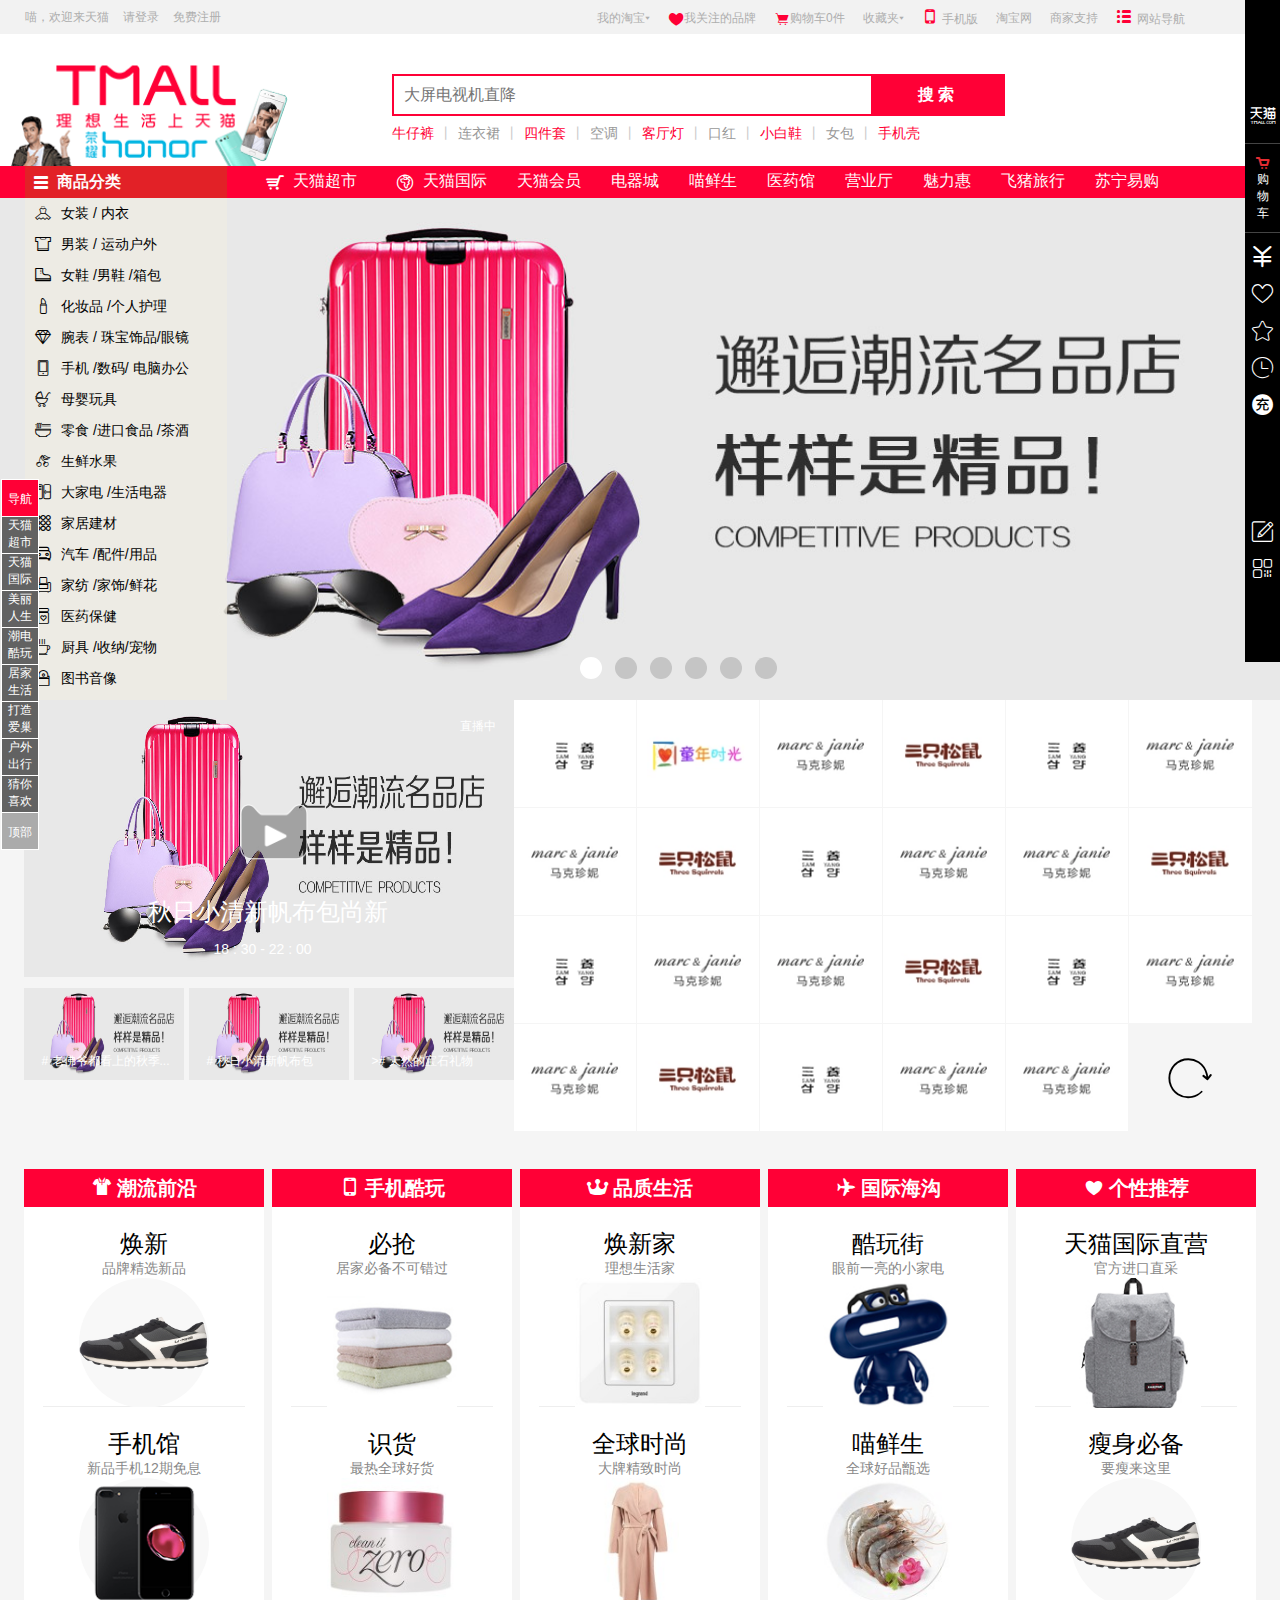
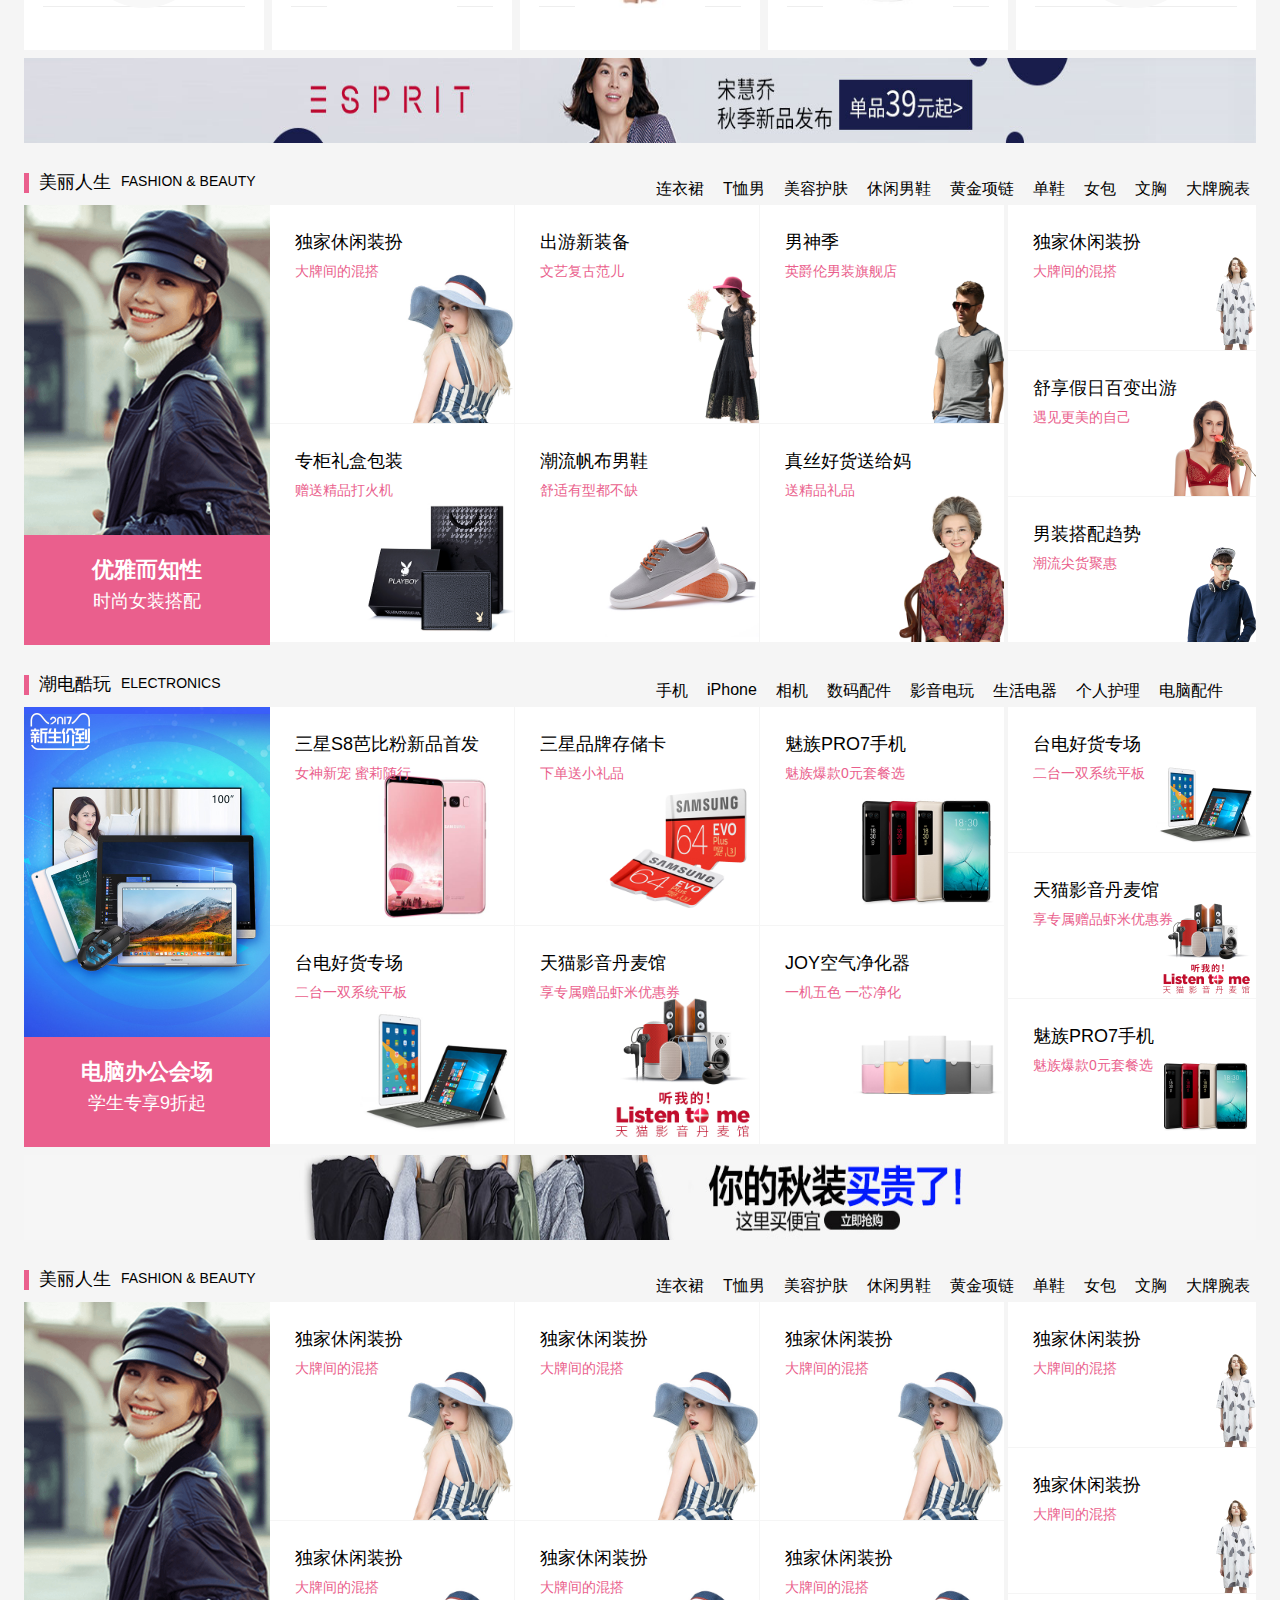
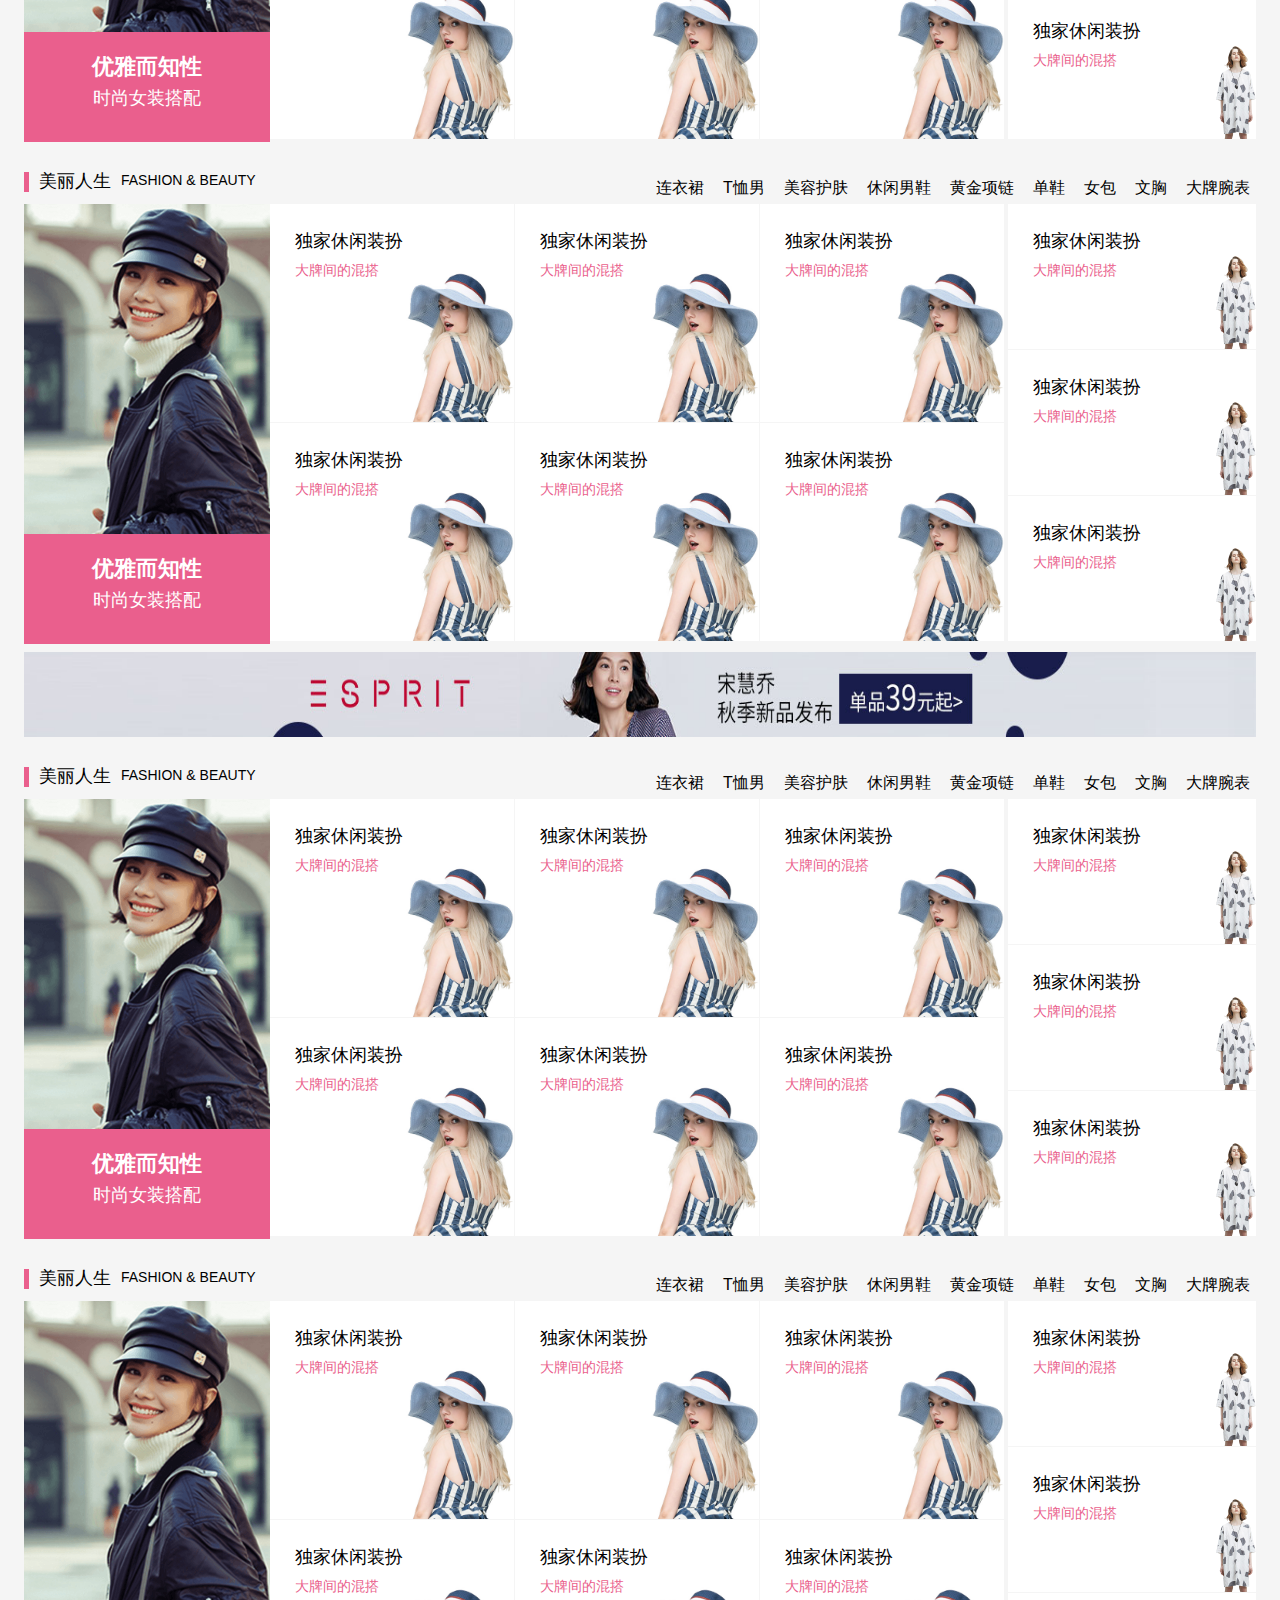
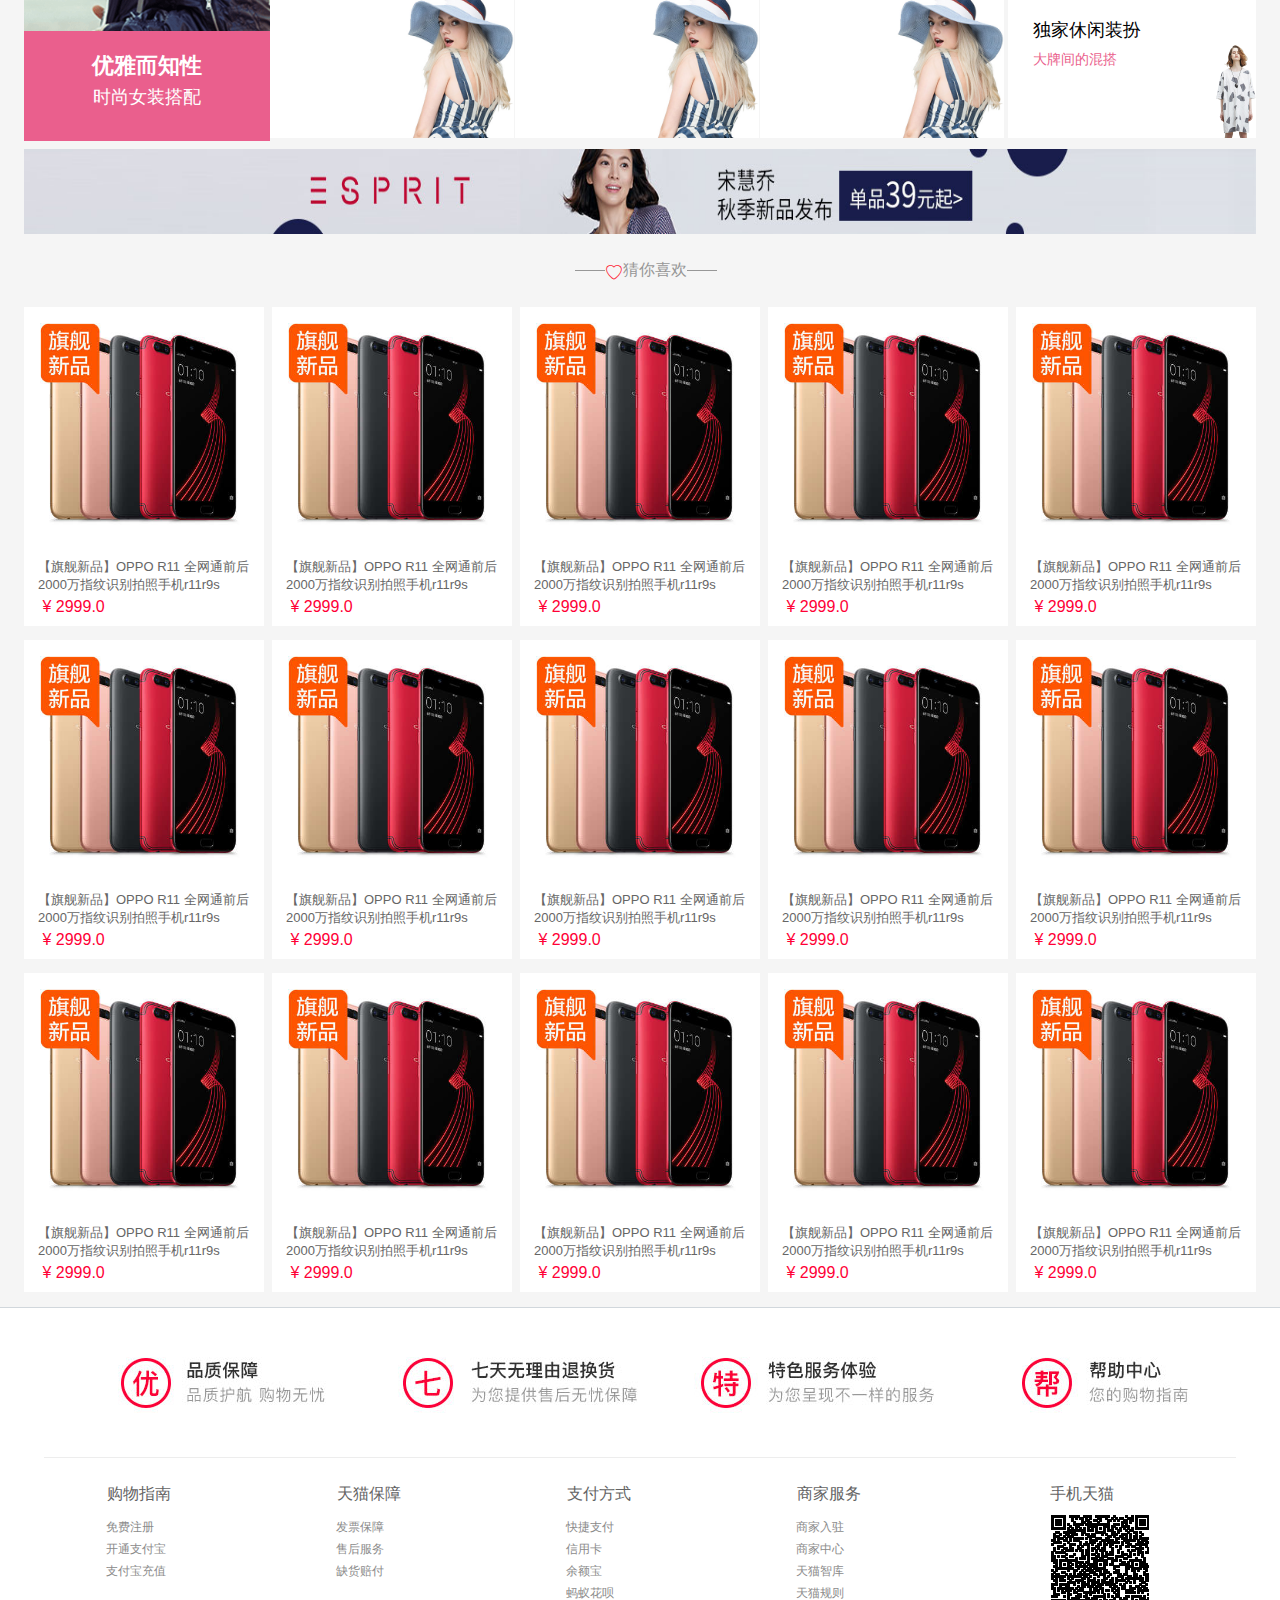
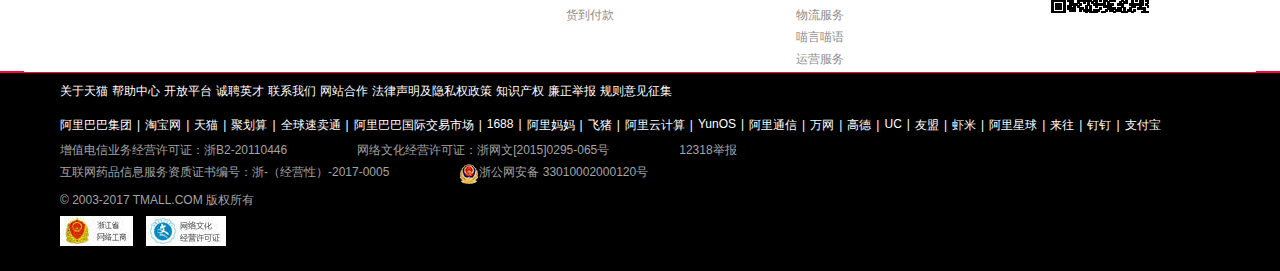
<file: 天猫/index.html>
<!DOCTYPE html>
<html lang="en">
<head>
	<meta charset="UTF-8">
	<title>天猫tmall.com--理想生活上天猫</title>
	<link rel="shortcut icon" href="img/timg_03.png">
	<link rel="stylesheet" href="css/index.css">
	<link rel="stylesheet" href="iconfont/iconfont.css">
	<script src="js/jianrong.js"></script>
	<script src="js/animate.js"></script>
</head>
<body>
<!-- 头部开始 -->
	<header>
		<main>
			<ul class="header-left">
				<li><span>喵，欢迎来天猫</span></li>
				<li><a href="">请登录</a></li>
				<li><a href="" class="last">免费注册</a></li>
			</ul>
			<ul class="header-right">
				<li><a href="">我的淘宝</a>
					<span class="iconfont icon-sanjiao1"></span>
				</li>
				<li>
					<span class="iconfont icon-xiai"></span>
					<a href="">我关注的品牌</a></li>
				<li>
					<span class="iconfont icon-gouwuchexuanzhong"></span>
					<a href="">购物车0件</a></li>
				<li><a href="">收藏夹</a>
					<span class="iconfont icon-sanjiao1"></span>
				</li>
				<li>
					<span class="iconfont icon-shouji"></span>
					<a href="">手机版</a>
				</li>
				<li><a href="">淘宝网</a></li>
				<li><a href="">商家支持</a></li>
				<li>
					<span class="iconfont icon-liebiao1"></span>
					<a href="">网站导航</a>
				</li>
				<div class="itemh">
					<li>已买到的宝贝<br>已卖出的宝贝</li>
					<li>收藏的宝贝<br>收藏的店铺</li>
					<li></li>
					<li>商家：&nbsp;&nbsp;&nbsp;&nbsp;&nbsp;&nbsp;&nbsp;&nbsp;&nbsp;&nbsp;&nbsp;&nbsp;&nbsp;&nbsp;&nbsp;&nbsp;&nbsp;&nbsp;&nbsp;&nbsp;<br>商家中心&nbsp;&nbsp;&nbsp;&nbsp;商家中心<br>商家中心&nbsp;&nbsp;&nbsp;&nbsp;商家中心</li>
					<li></li>
				</div>
			</ul>
			
		</main>
	</header>
	<!-- 头部结束 -->
	<!-- 导航开始 -->
	<nav>
		<div class="nav-left"><a href=""><img src="img/TB1EvOzSVXXXXbqXVXXtKXbFXXX.gif" alt=""></a></div>
		<div class="nav-right">
			<div class="nav-right0">
				<!-- <div class="nav-right1">大屏电视机直降</div> -->
				<input type="text" placeholder="大屏电视机直降" class="nav-right1">
				<div class="nav-right2"><a href=""><b>搜 索</b></a></div>
			</div>
			<div class="nav-right3">
				<ul class="nav-right4">
					<li><a href="">牛仔裤</a><span>丨</span></li>
					<li><a href="">连衣裙</a><span>丨</span></li>
					<li><a href="">四件套</a><span>丨</span></li>
					<li><a href="">空调</a><span>丨</span></li>
					<li><a href="">客厅灯</a><span>丨</span></li>
					<li><a href="">口红</a><span>丨</span></li>
					<li><a href="">小白鞋</a><span>丨</span></li>
					<li><a href="">女包</a><span>丨</span></li>
					<li><a href="">手机壳</a></li>
				</ul>
			</div>
		</div>
	</nav>
	<!-- 导航结束 -->
	<!-- 轮播图开始 -->
	<div class="banner">
		<div class="banner1">
			<div class="banner-left">
				<div class="iconfont icon-liebiao"></div>
				<b>商品分类</b>
			</div>
			<ul class="banner-right">
				<li>
					<a href="">
						<div class="iconfont icon-tianmaochaoshigouwuche"></div>天猫超市
					</a>
					<div class="iconfont icon-wo"></div>
				</li>
				<li>
					<a href="">
						<div class="iconfont icon-huanqiushangou"></div>天猫国际
					</a>
					<div class="iconfont icon-wo"></div>
				</li>
				<li>
					<a href="">天猫会员
					</a>
					<div class="iconfont icon-wo"></div>
				</li>
				<li>
					<a href="">电器城
					</a>
					<div class="iconfont icon-wo"></div>
				</li>
				<li>
					<a href="">喵鲜生
					</a>
					<div class="iconfont icon-wo"></div>
				</li>
				<li>
					<a href="">医药馆
					</a>
					<div class="iconfont icon-wo"></div>
				</li>
				<li>
					<a href="">营业厅
					</a>
					<div class="iconfont icon-wo"></div>
				</li>
				<li>
					<a href="">魅力惠
					</a>
					<div class="iconfont icon-wo"></div>
				</li>
				<li>
					<a href="">飞猪旅行
					</a>
					<div class="iconfont icon-wo"></div>
				</li>
				<li>
					<a href="">苏宁易购
					</a>
					<div class="iconfont icon-wo"></div>
				</li>
			</ul>
		</div>
	</div>
	<div class="banner-lt">
	<div class="banner-last">
		<ul class="banner-last1">
			<li><a href=""><img src="img/TB1_JXrLVXXXXbZXVXXSutbFXXX.jpg" alt="" class="bannerimage"></a></li>
			<li><a href=""><img src="img/bann1.jpg" alt="" class="bannerimage"></a></li>
			<li><a href=""><img src="img/bann3.jpg" alt="" class="bannerimage"></a></li>
			<li><a href=""><img src="img/bann2.webp" alt="" class="bannerimage"></a></li>
			<li><a href=""><img src="img/bann6_.webp" alt="" class="bannerimage"></a></li>
			<li><a href=""><img src="img/bann5.webp" alt="" class="bannerimage"></a></li>
		</ul>
		<div class="banner-last2">
			<ul class="banner-last3">
				<li>
					<a href="">
						<div class="iconfont icon-nvzhuangneiyi">
							
						</div>女装
					</a>
					<span>/</span>
					<a href="">内衣</a>
					<div class="item">
					<div class="item-left">
								<dl id="item-left1">
									<dt>精选上装 ></dt>
									<dd>
										<a href="">羽绒服</a>
										<a href="">毛呢外套</a>
										<a href="">毛衣</a>
										<a href="">针织衫</a>
										<a href="">衬衫</a>
										<a href="">风衣</a>
										<a href="">短外套</a>
										<a href="">卫衣</a>
										<a href="">小西装</a>
									</dd>
								</dl>
								<dl id="item-left1">
									<dt>浪漫裙装 ></dt>
									<dd>
										<a href="">连衣裙</a>
										<a href="">蕾丝连衣裙</a>
										<a href="">印花连衣裙</a>
										<a href="">真丝连衣裙</a>
										<a href="">半身裙</a>
										<a href="">百褶裙</a>
										<a href="">牛仔裙</a>
										<a href="">背心裙</a>
										<a href="">a字裙</a>
										<a href="">棉麻连衣裙</a>
										<a href="">蕾丝半身裙</a>
										<a href="">包臀裙</a>
										<a href="">长袖连衣裙</a>

									</dd>
								</dl>
								<dl id="item-left1">
									<dt>女士下装 ></dt>
									<dd>
										<a href="">牛仔裤</a>
										<a href="">休闲裤</a>
										<a href="">哈伦裤</a>
										<a href="">背带裤</a>
										<a href="">小脚裤</a>
										<a href="">西装裤</a>
										<a href="">打底裤</a>
										<a href="">阔腿裤</a>
										<a href="">短裤</a>

									</dd>
								</dl>
								<dl id="item-left1">
									<dt>特色女装 ></dt>
									<dd>
										<a href="">时尚气质套装</a>
										<a href="">休闲运动套装</a>
										<a href="">精选妈妈装</a>
										<a href="">大码女装</a>
										<a href="">职业套装</a>
										<a href="">优雅旗袍</a>
										<a href="">精致礼服</a>
										<a href="">婚纱</a>
										<a href="">唐装</a>
										<a href="">小码女装</a>


									</dd>
								</dl>
								<dl id="item-left1">
									<dt>文胸塑身 ></dt>
									<dd>
										<a href="">光面文胸</a>
										<a href="">运动文胸</a>
										<a href="">美背文胸</a>
										<a href="">聚拢文胸</a>
										<a href="">大杯文胸</a>
										<a href="">轻薄塑身</a>
									</dd>
								</dl>
								<dl id="item-left1">
									<dt>家&nbsp;居&nbsp;服&nbsp;&nbsp;></dt>
									<dd>
										<a href="">春夏家居服</a>
										<a href="">纯棉家居服</a>
										<a href="">莫代尔家居服</a>
										<a href="">真丝家居服</a>
										<a href="">春夏睡裙</a>
										<a href="">男士家居服</a>
										<a href="">情侣家居服</a>
										<a href="">性感睡裙</a>
									</dd>
								</dl>
								<dl id="item-left1">
									<dt>内裤背心></dt>
									<dd>
										<a href="">男士内裤</a>
										<a href="">女式内裤</a>
										<a href="">男士内裤多条装</a>
										<a href="">女士内裤多条装</a>
										<a href="">莫代尔内裤</a>
									</dd>
								</dl>
								<dl id="item-left1">
									<dt>袜&nbsp;&nbsp;&nbsp;&nbsp;&nbsp;类&nbsp;&nbsp;></dt>
									<dd>
										<a href="">船袜</a>
										<a href="">长筒袜</a>
										<a href="">男士运动袜</a>
										<a href="">女士装饰袜</a>
										<a href="">潮流渔网袜</a>
									</dd>
								</dl>
					</div>
					<div class="item-right">
						
					</div>
					</div>
				</li>
				<li>
					<a href=""><div class="iconfont icon-nanzhuang"></div>男装</a>
					<span>/</span>
					<a href="">运动户外</a>
					<div class="item">
						<div class="item-left">
								<dl id="item-left1">
									<dt>夏季流行 ></dt>
									<dd>
										<a href="">羽绒服</a>
										<a href="">毛呢外套</a>
										<a href="">毛衣</a>
										<a href="">针织衫</a>
										<a href="">衬衫</a>
										<a href="">风衣</a>
										<a href="">短外套</a>
										<a href="">卫衣</a>
										<a href="">小西装</a>
									</dd>
								</dl>
								<dl id="item-left1">
									<dt>男士外套 ></dt>
									<dd>
										<a href="">连衣裙</a>
										<a href="">蕾丝连衣裙</a>
										<a href="">印花连衣裙</a>
										<a href="">真丝连衣裙</a>
										<a href="">半身裙</a>
										<a href="">百褶裙</a>
										<a href="">牛仔裙</a>
										<a href="">背心裙</a>
										<a href="">a字裙</a>
										<a href="">棉麻连衣裙</a>
										<a href="">蕾丝半身裙</a>
										<a href="">包臀裙</a>
										<a href="">长袖连衣裙</a>

									</dd>
								</dl>
								<dl id="item-left1">
									<dt>男士内搭 ></dt>
									<dd>
										<a href="">牛仔裤</a>
										<a href="">休闲裤</a>
										<a href="">哈伦裤</a>
										<a href="">背带裤</a>
										<a href="">小脚裤</a>
										<a href="">西装裤</a>
										<a href="">打底裤</a>
										<a href="">阔腿裤</a>
										<a href="">短裤</a>

									</dd>
								</dl>
								<dl id="item-left1">
									<dt>特色男装 ></dt>
									<dd>
										<a href="">时尚气质套装</a>
										<a href="">休闲运动套装</a>
										<a href="">精选妈妈装</a>
										<a href="">大码女装</a>
										<a href="">职业套装</a>
										<a href="">优雅旗袍</a>
										<a href="">精致礼服</a>
										<a href="">婚纱</a>
										<a href="">唐装</a>
										<a href="">小码女装</a>


									</dd>
								</dl>
								<dl id="item-left1">
									<dt>运&nbsp;动&nbsp;服&nbsp;&nbsp; ></dt>
									<dd>
										<a href="">光面文胸</a>
										<a href="">运动文胸</a>
										<a href="">美背文胸</a>
										<a href="">聚拢文胸</a>
										<a href="">大杯文胸</a>
										<a href="">轻薄塑身</a>
									</dd>
								</dl>
								<dl id="item-left1">
									<dt>户外用品></dt>
									<dd>
										<a href="">春夏家居服</a>
										<a href="">纯棉家居服</a>
										<a href="">莫代尔家居服</a>
										<a href="">真丝家居服</a>
										<a href="">春夏睡裙</a>
										<a href="">男士家居服</a>
										<a href="">情侣家居服</a>
										<a href="">性感睡裙</a>
									</dd>
								</dl>
								<dl id="item-left1">
									<dt>运动用品></dt>
									<dd>
										<a href="">男士内裤</a>
										<a href="">女式内裤</a>
										<a href="">男士内裤多条装</a>
										<a href="">女士内裤多条装</a>
										<a href="">莫代尔内裤</a>
									</dd>
								</dl>
								<dl id="item-left1">
									<dt>袜&nbsp;&nbsp;&nbsp;&nbsp;&nbsp;类&nbsp;&nbsp;></dt>
									<dd>
										<a href="">船袜</a>
										<a href="">长筒袜</a>
										<a href="">男士运动袜</a>
										<a href="">女士装饰袜</a>
										<a href="">潮流渔网袜</a>
									</dd>
								</dl>
						</div>
					</div>
				</li>
				<li>
					<a href=""><div class="iconfont icon-xie"></div>女鞋</a>
					<span>/</span><a href="">男鞋</a>
					<span>/</span><a href="">箱包</a>
					<div class="item">
						<div class="item-left">
								<dl id="item-left1">
									<dt>精选上装 ></dt>
									<dd>
										<a href="">羽绒服</a>
										<a href="">毛呢外套</a>
										<a href="">毛衣</a>
										<a href="">针织衫</a>
										<a href="">衬衫</a>
										<a href="">风衣</a>
										<a href="">短外套</a>
										<a href="">卫衣</a>
										<a href="">小西装</a>
									</dd>
								</dl>
								<dl id="item-left1">
									<dt>浪漫裙装 ></dt>
									<dd>
										<a href="">连衣裙</a>
										<a href="">蕾丝连衣裙</a>
										<a href="">印花连衣裙</a>
										<a href="">真丝连衣裙</a>
										<a href="">半身裙</a>
										<a href="">百褶裙</a>
										<a href="">牛仔裙</a>
										<a href="">背心裙</a>
										<a href="">a字裙</a>
										<a href="">棉麻连衣裙</a>
										<a href="">蕾丝半身裙</a>
										<a href="">包臀裙</a>
										<a href="">长袖连衣裙</a>

									</dd>
								</dl>
								<dl id="item-left1">
									<dt>女士下装 ></dt>
									<dd>
										<a href="">牛仔裤</a>
										<a href="">休闲裤</a>
										<a href="">哈伦裤</a>
										<a href="">背带裤</a>
										<a href="">小脚裤</a>
										<a href="">西装裤</a>
										<a href="">打底裤</a>
										<a href="">阔腿裤</a>
										<a href="">短裤</a>

									</dd>
								</dl>
								<dl id="item-left1">
									<dt>特色女装 ></dt>
									<dd>
										<a href="">时尚气质套装</a>
										<a href="">休闲运动套装</a>
										<a href="">精选妈妈装</a>
										<a href="">大码女装</a>
										<a href="">职业套装</a>
										<a href="">优雅旗袍</a>
										<a href="">精致礼服</a>
										<a href="">婚纱</a>
										<a href="">唐装</a>
										<a href="">小码女装</a>


									</dd>
								</dl>
								<dl id="item-left1">
									<dt>文胸塑身 ></dt>
									<dd>
										<a href="">光面文胸</a>
										<a href="">运动文胸</a>
										<a href="">美背文胸</a>
										<a href="">聚拢文胸</a>
										<a href="">大杯文胸</a>
										<a href="">轻薄塑身</a>
									</dd>
								</dl>
								<dl id="item-left1">
									<dt>家&nbsp;居&nbsp;服&nbsp;&nbsp;></dt>
									<dd>
										<a href="">春夏家居服</a>
										<a href="">纯棉家居服</a>
										<a href="">莫代尔家居服</a>
										<a href="">真丝家居服</a>
										<a href="">春夏睡裙</a>
										<a href="">男士家居服</a>
										<a href="">情侣家居服</a>
										<a href="">性感睡裙</a>
									</dd>
								</dl>
								<dl id="item-left1">
									<dt>内裤背心></dt>
									<dd>
										<a href="">男士内裤</a>
										<a href="">女式内裤</a>
										<a href="">男士内裤多条装</a>
										<a href="">女士内裤多条装</a>
										<a href="">莫代尔内裤</a>
									</dd>
								</dl>
								<dl id="item-left1">
									<dt>袜&nbsp;&nbsp;&nbsp;&nbsp;&nbsp;类&nbsp;&nbsp;></dt>
									<dd>
										<a href="">船袜</a>
										<a href="">长筒袜</a>
										<a href="">男士运动袜</a>
										<a href="">女士装饰袜</a>
										<a href="">潮流渔网袜</a>
									</dd>
								</dl>
					</div>
					</div>
				</li>
				<li>
					<a href=""><div class="iconfont icon-huazhuangpin"></div>化妆品</a>
					<span>/</span><a href="">个人护理</a>
					<div class="item"><div class="item-left">
								<dl id="item-left1">
									<dt>夏季流行 ></dt>
									<dd>
										<a href="">羽绒服</a>
										<a href="">毛呢外套</a>
										<a href="">毛衣</a>
										<a href="">针织衫</a>
										<a href="">衬衫</a>
										<a href="">风衣</a>
										<a href="">短外套</a>
										<a href="">卫衣</a>
										<a href="">小西装</a>
									</dd>
								</dl>
								<dl id="item-left1">
									<dt>男士外套 ></dt>
									<dd>
										<a href="">连衣裙</a>
										<a href="">蕾丝连衣裙</a>
										<a href="">印花连衣裙</a>
										<a href="">真丝连衣裙</a>
										<a href="">半身裙</a>
										<a href="">百褶裙</a>
										<a href="">牛仔裙</a>
										<a href="">背心裙</a>
										<a href="">a字裙</a>
										<a href="">棉麻连衣裙</a>
										<a href="">蕾丝半身裙</a>
										<a href="">包臀裙</a>
										<a href="">长袖连衣裙</a>

									</dd>
								</dl>
								<dl id="item-left1">
									<dt>男士内搭 ></dt>
									<dd>
										<a href="">牛仔裤</a>
										<a href="">休闲裤</a>
										<a href="">哈伦裤</a>
										<a href="">背带裤</a>
										<a href="">小脚裤</a>
										<a href="">西装裤</a>
										<a href="">打底裤</a>
										<a href="">阔腿裤</a>
										<a href="">短裤</a>

									</dd>
								</dl>
								<dl id="item-left1">
									<dt>特色男装 ></dt>
									<dd>
										<a href="">时尚气质套装</a>
										<a href="">休闲运动套装</a>
										<a href="">精选妈妈装</a>
										<a href="">大码女装</a>
										<a href="">职业套装</a>
										<a href="">优雅旗袍</a>
										<a href="">精致礼服</a>
										<a href="">婚纱</a>
										<a href="">唐装</a>
										<a href="">小码女装</a>


									</dd>
								</dl>
								<dl id="item-left1">
									<dt>运&nbsp;动&nbsp;服&nbsp;&nbsp; ></dt>
									<dd>
										<a href="">光面文胸</a>
										<a href="">运动文胸</a>
										<a href="">美背文胸</a>
										<a href="">聚拢文胸</a>
										<a href="">大杯文胸</a>
										<a href="">轻薄塑身</a>
									</dd>
								</dl>
								<dl id="item-left1">
									<dt>户外用品></dt>
									<dd>
										<a href="">春夏家居服</a>
										<a href="">纯棉家居服</a>
										<a href="">莫代尔家居服</a>
										<a href="">真丝家居服</a>
										<a href="">春夏睡裙</a>
										<a href="">男士家居服</a>
										<a href="">情侣家居服</a>
										<a href="">性感睡裙</a>
									</dd>
								</dl>
								<dl id="item-left1">
									<dt>运动用品></dt>
									<dd>
										<a href="">男士内裤</a>
										<a href="">女式内裤</a>
										<a href="">男士内裤多条装</a>
										<a href="">女士内裤多条装</a>
										<a href="">莫代尔内裤</a>
									</dd>
								</dl>
								<dl id="item-left1">
									<dt>袜&nbsp;&nbsp;&nbsp;&nbsp;&nbsp;类&nbsp;&nbsp;></dt>
									<dd>
										<a href="">船袜</a>
										<a href="">长筒袜</a>
										<a href="">男士运动袜</a>
										<a href="">女士装饰袜</a>
										<a href="">潮流渔网袜</a>
									</dd>
								</dl>
						</div></div>
				</li>
				<li>
					<a href=""><div class="iconfont icon-zhubaoshipin"></div>腕表</a>
					<span>/</span>
					<a href="">珠宝饰品</a><span>/</span><a href="">眼镜</a>
					<div class="item">
						<div class="item-left">
								<dl id="item-left1">
									<dt>精选上装 ></dt>
									<dd>
										<a href="">羽绒服</a>
										<a href="">毛呢外套</a>
										<a href="">毛衣</a>
										<a href="">针织衫</a>
										<a href="">衬衫</a>
										<a href="">风衣</a>
										<a href="">短外套</a>
										<a href="">卫衣</a>
										<a href="">小西装</a>
									</dd>
								</dl>
								<dl id="item-left1">
									<dt>浪漫裙装 ></dt>
									<dd>
										<a href="">连衣裙</a>
										<a href="">蕾丝连衣裙</a>
										<a href="">印花连衣裙</a>
										<a href="">真丝连衣裙</a>
										<a href="">半身裙</a>
										<a href="">百褶裙</a>
										<a href="">牛仔裙</a>
										<a href="">背心裙</a>
										<a href="">a字裙</a>
										<a href="">棉麻连衣裙</a>
										<a href="">蕾丝半身裙</a>
										<a href="">包臀裙</a>
										<a href="">长袖连衣裙</a>

									</dd>
								</dl>
								<dl id="item-left1">
									<dt>女士下装 ></dt>
									<dd>
										<a href="">牛仔裤</a>
										<a href="">休闲裤</a>
										<a href="">哈伦裤</a>
										<a href="">背带裤</a>
										<a href="">小脚裤</a>
										<a href="">西装裤</a>
										<a href="">打底裤</a>
										<a href="">阔腿裤</a>
										<a href="">短裤</a>

									</dd>
								</dl>
								<dl id="item-left1">
									<dt>特色女装 ></dt>
									<dd>
										<a href="">时尚气质套装</a>
										<a href="">休闲运动套装</a>
										<a href="">精选妈妈装</a>
										<a href="">大码女装</a>
										<a href="">职业套装</a>
										<a href="">优雅旗袍</a>
										<a href="">精致礼服</a>
										<a href="">婚纱</a>
										<a href="">唐装</a>
										<a href="">小码女装</a>


									</dd>
								</dl>
								<dl id="item-left1">
									<dt>文胸塑身 ></dt>
									<dd>
										<a href="">光面文胸</a>
										<a href="">运动文胸</a>
										<a href="">美背文胸</a>
										<a href="">聚拢文胸</a>
										<a href="">大杯文胸</a>
										<a href="">轻薄塑身</a>
									</dd>
								</dl>
								<dl id="item-left1">
									<dt>家&nbsp;居&nbsp;服&nbsp;&nbsp;></dt>
									<dd>
										<a href="">春夏家居服</a>
										<a href="">纯棉家居服</a>
										<a href="">莫代尔家居服</a>
										<a href="">真丝家居服</a>
										<a href="">春夏睡裙</a>
										<a href="">男士家居服</a>
										<a href="">情侣家居服</a>
										<a href="">性感睡裙</a>
									</dd>
								</dl>
								<dl id="item-left1">
									<dt>内裤背心></dt>
									<dd>
										<a href="">男士内裤</a>
										<a href="">女式内裤</a>
										<a href="">男士内裤多条装</a>
										<a href="">女士内裤多条装</a>
										<a href="">莫代尔内裤</a>
									</dd>
								</dl>
								<dl id="item-left1">
									<dt>袜&nbsp;&nbsp;&nbsp;&nbsp;&nbsp;类&nbsp;&nbsp;></dt>
									<dd>
										<a href="">船袜</a>
										<a href="">长筒袜</a>
										<a href="">男士运动袜</a>
										<a href="">女士装饰袜</a>
										<a href="">潮流渔网袜</a>
									</dd>
								</dl>
						</div>
					</div>
				</li>
				<li>
					<a href=""><div class="iconfont icon-shumashouji"></div>手机</a>
					<span>/</span><a href="">数码</a><span>/</span>
					<a href="">电脑办公</a>
					<div class="item"><div class="item-left">
								<dl id="item-left1">
									<dt>夏季流行 ></dt>
									<dd>
										<a href="">羽绒服</a>
										<a href="">毛呢外套</a>
										<a href="">毛衣</a>
										<a href="">针织衫</a>
										<a href="">衬衫</a>
										<a href="">风衣</a>
										<a href="">短外套</a>
										<a href="">卫衣</a>
										<a href="">小西装</a>
									</dd>
								</dl>
								<dl id="item-left1">
									<dt>男士外套 ></dt>
									<dd>
										<a href="">连衣裙</a>
										<a href="">蕾丝连衣裙</a>
										<a href="">印花连衣裙</a>
										<a href="">真丝连衣裙</a>
										<a href="">半身裙</a>
										<a href="">百褶裙</a>
										<a href="">牛仔裙</a>
										<a href="">背心裙</a>
										<a href="">a字裙</a>
										<a href="">棉麻连衣裙</a>
										<a href="">蕾丝半身裙</a>
										<a href="">包臀裙</a>
										<a href="">长袖连衣裙</a>

									</dd>
								</dl>
								<dl id="item-left1">
									<dt>男士内搭 ></dt>
									<dd>
										<a href="">牛仔裤</a>
										<a href="">休闲裤</a>
										<a href="">哈伦裤</a>
										<a href="">背带裤</a>
										<a href="">小脚裤</a>
										<a href="">西装裤</a>
										<a href="">打底裤</a>
										<a href="">阔腿裤</a>
										<a href="">短裤</a>

									</dd>
								</dl>
								<dl id="item-left1">
									<dt>特色男装 ></dt>
									<dd>
										<a href="">时尚气质套装</a>
										<a href="">休闲运动套装</a>
										<a href="">精选妈妈装</a>
										<a href="">大码女装</a>
										<a href="">职业套装</a>
										<a href="">优雅旗袍</a>
										<a href="">精致礼服</a>
										<a href="">婚纱</a>
										<a href="">唐装</a>
										<a href="">小码女装</a>


									</dd>
								</dl>
								<dl id="item-left1">
									<dt>运&nbsp;动&nbsp;服&nbsp;&nbsp; ></dt>
									<dd>
										<a href="">光面文胸</a>
										<a href="">运动文胸</a>
										<a href="">美背文胸</a>
										<a href="">聚拢文胸</a>
										<a href="">大杯文胸</a>
										<a href="">轻薄塑身</a>
									</dd>
								</dl>
								<dl id="item-left1">
									<dt>户外用品></dt>
									<dd>
										<a href="">春夏家居服</a>
										<a href="">纯棉家居服</a>
										<a href="">莫代尔家居服</a>
										<a href="">真丝家居服</a>
										<a href="">春夏睡裙</a>
										<a href="">男士家居服</a>
										<a href="">情侣家居服</a>
										<a href="">性感睡裙</a>
									</dd>
								</dl>
								<dl id="item-left1">
									<dt>运动用品></dt>
									<dd>
										<a href="">男士内裤</a>
										<a href="">女式内裤</a>
										<a href="">男士内裤多条装</a>
										<a href="">女士内裤多条装</a>
										<a href="">莫代尔内裤</a>
									</dd>
								</dl>
								<dl id="item-left1">
									<dt>袜&nbsp;&nbsp;&nbsp;&nbsp;&nbsp;类&nbsp;&nbsp;></dt>
									<dd>
										<a href="">船袜</a>
										<a href="">长筒袜</a>
										<a href="">男士运动袜</a>
										<a href="">女士装饰袜</a>
										<a href="">潮流渔网袜</a>
									</dd>
								</dl>
						</div></div>
				</li>
				<li>
					<a href=""><div class="iconfont icon-muyingwanju"></div>母婴玩具</a>
					<div class="item">
						<div class="item-left">
								<dl id="item-left1">
									<dt>精选上装 ></dt>
									<dd>
										<a href="">羽绒服</a>
										<a href="">毛呢外套</a>
										<a href="">毛衣</a>
										<a href="">针织衫</a>
										<a href="">衬衫</a>
										<a href="">风衣</a>
										<a href="">短外套</a>
										<a href="">卫衣</a>
										<a href="">小西装</a>
									</dd>
								</dl>
								<dl id="item-left1">
									<dt>浪漫裙装 ></dt>
									<dd>
										<a href="">连衣裙</a>
										<a href="">蕾丝连衣裙</a>
										<a href="">印花连衣裙</a>
										<a href="">真丝连衣裙</a>
										<a href="">半身裙</a>
										<a href="">百褶裙</a>
										<a href="">牛仔裙</a>
										<a href="">背心裙</a>
										<a href="">a字裙</a>
										<a href="">棉麻连衣裙</a>
										<a href="">蕾丝半身裙</a>
										<a href="">包臀裙</a>
										<a href="">长袖连衣裙</a>

									</dd>
								</dl>
								<dl id="item-left1">
									<dt>女士下装 ></dt>
									<dd>
										<a href="">牛仔裤</a>
										<a href="">休闲裤</a>
										<a href="">哈伦裤</a>
										<a href="">背带裤</a>
										<a href="">小脚裤</a>
										<a href="">西装裤</a>
										<a href="">打底裤</a>
										<a href="">阔腿裤</a>
										<a href="">短裤</a>

									</dd>
								</dl>
								<dl id="item-left1">
									<dt>特色女装 ></dt>
									<dd>
										<a href="">时尚气质套装</a>
										<a href="">休闲运动套装</a>
										<a href="">精选妈妈装</a>
										<a href="">大码女装</a>
										<a href="">职业套装</a>
										<a href="">优雅旗袍</a>
										<a href="">精致礼服</a>
										<a href="">婚纱</a>
										<a href="">唐装</a>
										<a href="">小码女装</a>


									</dd>
								</dl>
								<dl id="item-left1">
									<dt>文胸塑身 ></dt>
									<dd>
										<a href="">光面文胸</a>
										<a href="">运动文胸</a>
										<a href="">美背文胸</a>
										<a href="">聚拢文胸</a>
										<a href="">大杯文胸</a>
										<a href="">轻薄塑身</a>
									</dd>
								</dl>
								<dl id="item-left1">
									<dt>家&nbsp;居&nbsp;服&nbsp;&nbsp;></dt>
									<dd>
										<a href="">春夏家居服</a>
										<a href="">纯棉家居服</a>
										<a href="">莫代尔家居服</a>
										<a href="">真丝家居服</a>
										<a href="">春夏睡裙</a>
										<a href="">男士家居服</a>
										<a href="">情侣家居服</a>
										<a href="">性感睡裙</a>
									</dd>
								</dl>
								<dl id="item-left1">
									<dt>内裤背心></dt>
									<dd>
										<a href="">男士内裤</a>
										<a href="">女式内裤</a>
										<a href="">男士内裤多条装</a>
										<a href="">女士内裤多条装</a>
										<a href="">莫代尔内裤</a>
									</dd>
								</dl>
								<dl id="item-left1">
									<dt>袜&nbsp;&nbsp;&nbsp;&nbsp;&nbsp;类&nbsp;&nbsp;></dt>
									<dd>
										<a href="">船袜</a>
										<a href="">长筒袜</a>
										<a href="">男士运动袜</a>
										<a href="">女士装饰袜</a>
										<a href="">潮流渔网袜</a>
									</dd>
								</dl>
						</div>
					</div>
				</li>
				<li>
					<a href=""><div class="iconfont icon-shipin"></div>零食</a>
					<span>/</span><a href="">进口食品</a>
					<span>/</span><a href="">茶酒</a>
					<div class="item"><div class="item-left">
								<dl id="item-left1">
									<dt>夏季流行 ></dt>
									<dd>
										<a href="">羽绒服</a>
										<a href="">毛呢外套</a>
										<a href="">毛衣</a>
										<a href="">针织衫</a>
										<a href="">衬衫</a>
										<a href="">风衣</a>
										<a href="">短外套</a>
										<a href="">卫衣</a>
										<a href="">小西装</a>
									</dd>
								</dl>
								<dl id="item-left1">
									<dt>男士外套 ></dt>
									<dd>
										<a href="">连衣裙</a>
										<a href="">蕾丝连衣裙</a>
										<a href="">印花连衣裙</a>
										<a href="">真丝连衣裙</a>
										<a href="">半身裙</a>
										<a href="">百褶裙</a>
										<a href="">牛仔裙</a>
										<a href="">背心裙</a>
										<a href="">a字裙</a>
										<a href="">棉麻连衣裙</a>
										<a href="">蕾丝半身裙</a>
										<a href="">包臀裙</a>
										<a href="">长袖连衣裙</a>

									</dd>
								</dl>
								<dl id="item-left1">
									<dt>男士内搭 ></dt>
									<dd>
										<a href="">牛仔裤</a>
										<a href="">休闲裤</a>
										<a href="">哈伦裤</a>
										<a href="">背带裤</a>
										<a href="">小脚裤</a>
										<a href="">西装裤</a>
										<a href="">打底裤</a>
										<a href="">阔腿裤</a>
										<a href="">短裤</a>

									</dd>
								</dl>
								<dl id="item-left1">
									<dt>特色男装 ></dt>
									<dd>
										<a href="">时尚气质套装</a>
										<a href="">休闲运动套装</a>
										<a href="">精选妈妈装</a>
										<a href="">大码女装</a>
										<a href="">职业套装</a>
										<a href="">优雅旗袍</a>
										<a href="">精致礼服</a>
										<a href="">婚纱</a>
										<a href="">唐装</a>
										<a href="">小码女装</a>


									</dd>
								</dl>
								<dl id="item-left1">
									<dt>运&nbsp;动&nbsp;服&nbsp;&nbsp; ></dt>
									<dd>
										<a href="">光面文胸</a>
										<a href="">运动文胸</a>
										<a href="">美背文胸</a>
										<a href="">聚拢文胸</a>
										<a href="">大杯文胸</a>
										<a href="">轻薄塑身</a>
									</dd>
								</dl>
								<dl id="item-left1">
									<dt>户外用品></dt>
									<dd>
										<a href="">春夏家居服</a>
										<a href="">纯棉家居服</a>
										<a href="">莫代尔家居服</a>
										<a href="">真丝家居服</a>
										<a href="">春夏睡裙</a>
										<a href="">男士家居服</a>
										<a href="">情侣家居服</a>
										<a href="">性感睡裙</a>
									</dd>
								</dl>
								<dl id="item-left1">
									<dt>运动用品></dt>
									<dd>
										<a href="">男士内裤</a>
										<a href="">女式内裤</a>
										<a href="">男士内裤多条装</a>
										<a href="">女士内裤多条装</a>
										<a href="">莫代尔内裤</a>
									</dd>
								</dl>
								<dl id="item-left1">
									<dt>袜&nbsp;&nbsp;&nbsp;&nbsp;&nbsp;类&nbsp;&nbsp;></dt>
									<dd>
										<a href="">船袜</a>
										<a href="">长筒袜</a>
										<a href="">男士运动袜</a>
										<a href="">女士装饰袜</a>
										<a href="">潮流渔网袜</a>
									</dd>
								</dl>
						</div></div>
				</li>
				<li>
					<a href=""><div class="iconfont icon-miaoxiansheng"></div>生鲜水果</a>
					<div class="item">
						<div class="item-left">
								<dl id="item-left1">
									<dt>精选上装 ></dt>
									<dd>
										<a href="">羽绒服</a>
										<a href="">毛呢外套</a>
										<a href="">毛衣</a>
										<a href="">针织衫</a>
										<a href="">衬衫</a>
										<a href="">风衣</a>
										<a href="">短外套</a>
										<a href="">卫衣</a>
										<a href="">小西装</a>
									</dd>
								</dl>
								<dl id="item-left1">
									<dt>浪漫裙装 ></dt>
									<dd>
										<a href="">连衣裙</a>
										<a href="">蕾丝连衣裙</a>
										<a href="">印花连衣裙</a>
										<a href="">真丝连衣裙</a>
										<a href="">半身裙</a>
										<a href="">百褶裙</a>
										<a href="">牛仔裙</a>
										<a href="">背心裙</a>
										<a href="">a字裙</a>
										<a href="">棉麻连衣裙</a>
										<a href="">蕾丝半身裙</a>
										<a href="">包臀裙</a>
										<a href="">长袖连衣裙</a>

									</dd>
								</dl>
								<dl id="item-left1">
									<dt>女士下装 ></dt>
									<dd>
										<a href="">牛仔裤</a>
										<a href="">休闲裤</a>
										<a href="">哈伦裤</a>
										<a href="">背带裤</a>
										<a href="">小脚裤</a>
										<a href="">西装裤</a>
										<a href="">打底裤</a>
										<a href="">阔腿裤</a>
										<a href="">短裤</a>

									</dd>
								</dl>
								<dl id="item-left1">
									<dt>特色女装 ></dt>
									<dd>
										<a href="">时尚气质套装</a>
										<a href="">休闲运动套装</a>
										<a href="">精选妈妈装</a>
										<a href="">大码女装</a>
										<a href="">职业套装</a>
										<a href="">优雅旗袍</a>
										<a href="">精致礼服</a>
										<a href="">婚纱</a>
										<a href="">唐装</a>
										<a href="">小码女装</a>


									</dd>
								</dl>
								<dl id="item-left1">
									<dt>文胸塑身 ></dt>
									<dd>
										<a href="">光面文胸</a>
										<a href="">运动文胸</a>
										<a href="">美背文胸</a>
										<a href="">聚拢文胸</a>
										<a href="">大杯文胸</a>
										<a href="">轻薄塑身</a>
									</dd>
								</dl>
								<dl id="item-left1">
									<dt>家&nbsp;居&nbsp;服&nbsp;&nbsp;></dt>
									<dd>
										<a href="">春夏家居服</a>
										<a href="">纯棉家居服</a>
										<a href="">莫代尔家居服</a>
										<a href="">真丝家居服</a>
										<a href="">春夏睡裙</a>
										<a href="">男士家居服</a>
										<a href="">情侣家居服</a>
										<a href="">性感睡裙</a>
									</dd>
								</dl>
								<dl id="item-left1">
									<dt>内裤背心></dt>
									<dd>
										<a href="">男士内裤</a>
										<a href="">女式内裤</a>
										<a href="">男士内裤多条装</a>
										<a href="">女士内裤多条装</a>
										<a href="">莫代尔内裤</a>
									</dd>
								</dl>
								<dl id="item-left1">
									<dt>袜&nbsp;&nbsp;&nbsp;&nbsp;&nbsp;类&nbsp;&nbsp;></dt>
									<dd>
										<a href="">船袜</a>
										<a href="">长筒袜</a>
										<a href="">男士运动袜</a>
										<a href="">女士装饰袜</a>
										<a href="">潮流渔网袜</a>
									</dd>
								</dl>
						</div>
					</div>
				</li>
				<li>
					<a href=""><div class="iconfont icon-jiayongdianqi"></div>大家电</a>
					<span>/</span><a href="">生活电器</a>
					<div class="item"><div class="item-left">
								<dl id="item-left1">
									<dt>夏季流行 ></dt>
									<dd>
										<a href="">羽绒服</a>
										<a href="">毛呢外套</a>
										<a href="">毛衣</a>
										<a href="">针织衫</a>
										<a href="">衬衫</a>
										<a href="">风衣</a>
										<a href="">短外套</a>
										<a href="">卫衣</a>
										<a href="">小西装</a>
									</dd>
								</dl>
								<dl id="item-left1">
									<dt>男士外套 ></dt>
									<dd>
										<a href="">连衣裙</a>
										<a href="">蕾丝连衣裙</a>
										<a href="">印花连衣裙</a>
										<a href="">真丝连衣裙</a>
										<a href="">半身裙</a>
										<a href="">百褶裙</a>
										<a href="">牛仔裙</a>
										<a href="">背心裙</a>
										<a href="">a字裙</a>
										<a href="">棉麻连衣裙</a>
										<a href="">蕾丝半身裙</a>
										<a href="">包臀裙</a>
										<a href="">长袖连衣裙</a>

									</dd>
								</dl>
								<dl id="item-left1">
									<dt>男士内搭 ></dt>
									<dd>
										<a href="">牛仔裤</a>
										<a href="">休闲裤</a>
										<a href="">哈伦裤</a>
										<a href="">背带裤</a>
										<a href="">小脚裤</a>
										<a href="">西装裤</a>
										<a href="">打底裤</a>
										<a href="">阔腿裤</a>
										<a href="">短裤</a>

									</dd>
								</dl>
								<dl id="item-left1">
									<dt>特色男装 ></dt>
									<dd>
										<a href="">时尚气质套装</a>
										<a href="">休闲运动套装</a>
										<a href="">精选妈妈装</a>
										<a href="">大码女装</a>
										<a href="">职业套装</a>
										<a href="">优雅旗袍</a>
										<a href="">精致礼服</a>
										<a href="">婚纱</a>
										<a href="">唐装</a>
										<a href="">小码女装</a>


									</dd>
								</dl>
								<dl id="item-left1">
									<dt>运&nbsp;动&nbsp;服&nbsp;&nbsp; ></dt>
									<dd>
										<a href="">光面文胸</a>
										<a href="">运动文胸</a>
										<a href="">美背文胸</a>
										<a href="">聚拢文胸</a>
										<a href="">大杯文胸</a>
										<a href="">轻薄塑身</a>
									</dd>
								</dl>
								<dl id="item-left1">
									<dt>户外用品></dt>
									<dd>
										<a href="">春夏家居服</a>
										<a href="">纯棉家居服</a>
										<a href="">莫代尔家居服</a>
										<a href="">真丝家居服</a>
										<a href="">春夏睡裙</a>
										<a href="">男士家居服</a>
										<a href="">情侣家居服</a>
										<a href="">性感睡裙</a>
									</dd>
								</dl>
								<dl id="item-left1">
									<dt>运动用品></dt>
									<dd>
										<a href="">男士内裤</a>
										<a href="">女式内裤</a>
										<a href="">男士内裤多条装</a>
										<a href="">女士内裤多条装</a>
										<a href="">莫代尔内裤</a>
									</dd>
								</dl>
								<dl id="item-left1">
									<dt>袜&nbsp;&nbsp;&nbsp;&nbsp;&nbsp;类&nbsp;&nbsp;></dt>
									<dd>
										<a href="">船袜</a>
										<a href="">长筒袜</a>
										<a href="">男士运动袜</a>
										<a href="">女士装饰袜</a>
										<a href="">潮流渔网袜</a>
									</dd>
								</dl>
						</div></div>
				</li>
				<li>
					<a href=""><div class="iconfont icon-jiajujiancai"></div>家居建材</a>
					<div class="item"><div class="item-left">
								<dl id="item-left1">
									<dt>精选上装 ></dt>
									<dd>
										<a href="">羽绒服</a>
										<a href="">毛呢外套</a>
										<a href="">毛衣</a>
										<a href="">针织衫</a>
										<a href="">衬衫</a>
										<a href="">风衣</a>
										<a href="">短外套</a>
										<a href="">卫衣</a>
										<a href="">小西装</a>
									</dd>
								</dl>
								<dl id="item-left1">
									<dt>浪漫裙装 ></dt>
									<dd>
										<a href="">连衣裙</a>
										<a href="">蕾丝连衣裙</a>
										<a href="">印花连衣裙</a>
										<a href="">真丝连衣裙</a>
										<a href="">半身裙</a>
										<a href="">百褶裙</a>
										<a href="">牛仔裙</a>
										<a href="">背心裙</a>
										<a href="">a字裙</a>
										<a href="">棉麻连衣裙</a>
										<a href="">蕾丝半身裙</a>
										<a href="">包臀裙</a>
										<a href="">长袖连衣裙</a>

									</dd>
								</dl>
								<dl id="item-left1">
									<dt>女士下装 ></dt>
									<dd>
										<a href="">牛仔裤</a>
										<a href="">休闲裤</a>
										<a href="">哈伦裤</a>
										<a href="">背带裤</a>
										<a href="">小脚裤</a>
										<a href="">西装裤</a>
										<a href="">打底裤</a>
										<a href="">阔腿裤</a>
										<a href="">短裤</a>

									</dd>
								</dl>
								<dl id="item-left1">
									<dt>特色女装 ></dt>
									<dd>
										<a href="">时尚气质套装</a>
										<a href="">休闲运动套装</a>
										<a href="">精选妈妈装</a>
										<a href="">大码女装</a>
										<a href="">职业套装</a>
										<a href="">优雅旗袍</a>
										<a href="">精致礼服</a>
										<a href="">婚纱</a>
										<a href="">唐装</a>
										<a href="">小码女装</a>


									</dd>
								</dl>
								<dl id="item-left1">
									<dt>文胸塑身 ></dt>
									<dd>
										<a href="">光面文胸</a>
										<a href="">运动文胸</a>
										<a href="">美背文胸</a>
										<a href="">聚拢文胸</a>
										<a href="">大杯文胸</a>
										<a href="">轻薄塑身</a>
									</dd>
								</dl>
								<dl id="item-left1">
									<dt>家&nbsp;居&nbsp;服&nbsp;&nbsp;></dt>
									<dd>
										<a href="">春夏家居服</a>
										<a href="">纯棉家居服</a>
										<a href="">莫代尔家居服</a>
										<a href="">真丝家居服</a>
										<a href="">春夏睡裙</a>
										<a href="">男士家居服</a>
										<a href="">情侣家居服</a>
										<a href="">性感睡裙</a>
									</dd>
								</dl>
								<dl id="item-left1">
									<dt>内裤背心></dt>
									<dd>
										<a href="">男士内裤</a>
										<a href="">女式内裤</a>
										<a href="">男士内裤多条装</a>
										<a href="">女士内裤多条装</a>
										<a href="">莫代尔内裤</a>
									</dd>
								</dl>
								<dl id="item-left1">
									<dt>袜&nbsp;&nbsp;&nbsp;&nbsp;&nbsp;类&nbsp;&nbsp;></dt>
									<dd>
										<a href="">船袜</a>
										<a href="">长筒袜</a>
										<a href="">男士运动袜</a>
										<a href="">女士装饰袜</a>
										<a href="">潮流渔网袜</a>
									</dd>
								</dl>
					</div></div>
				</li>
				<li>
					<a href=""><div class="iconfont icon-qichepeijian"></div>汽车</a>
					<span>/</span><a href="">配件</a><span>/</span><a href="">用品</a>
					<div class="item"><div class="item-left">
								<dl id="item-left1">
									<dt>夏季流行 ></dt>
									<dd>
										<a href="">羽绒服</a>
										<a href="">毛呢外套</a>
										<a href="">毛衣</a>
										<a href="">针织衫</a>
										<a href="">衬衫</a>
										<a href="">风衣</a>
										<a href="">短外套</a>
										<a href="">卫衣</a>
										<a href="">小西装</a>
									</dd>
								</dl>
								<dl id="item-left1">
									<dt>男士外套 ></dt>
									<dd>
										<a href="">连衣裙</a>
										<a href="">蕾丝连衣裙</a>
										<a href="">印花连衣裙</a>
										<a href="">真丝连衣裙</a>
										<a href="">半身裙</a>
										<a href="">百褶裙</a>
										<a href="">牛仔裙</a>
										<a href="">背心裙</a>
										<a href="">a字裙</a>
										<a href="">棉麻连衣裙</a>
										<a href="">蕾丝半身裙</a>
										<a href="">包臀裙</a>
										<a href="">长袖连衣裙</a>

									</dd>
								</dl>
								<dl id="item-left1">
									<dt>男士内搭 ></dt>
									<dd>
										<a href="">牛仔裤</a>
										<a href="">休闲裤</a>
										<a href="">哈伦裤</a>
										<a href="">背带裤</a>
										<a href="">小脚裤</a>
										<a href="">西装裤</a>
										<a href="">打底裤</a>
										<a href="">阔腿裤</a>
										<a href="">短裤</a>

									</dd>
								</dl>
								<dl id="item-left1">
									<dt>特色男装 ></dt>
									<dd>
										<a href="">时尚气质套装</a>
										<a href="">休闲运动套装</a>
										<a href="">精选妈妈装</a>
										<a href="">大码女装</a>
										<a href="">职业套装</a>
										<a href="">优雅旗袍</a>
										<a href="">精致礼服</a>
										<a href="">婚纱</a>
										<a href="">唐装</a>
										<a href="">小码女装</a>


									</dd>
								</dl>
								<dl id="item-left1">
									<dt>运&nbsp;动&nbsp;服&nbsp;&nbsp; ></dt>
									<dd>
										<a href="">光面文胸</a>
										<a href="">运动文胸</a>
										<a href="">美背文胸</a>
										<a href="">聚拢文胸</a>
										<a href="">大杯文胸</a>
										<a href="">轻薄塑身</a>
									</dd>
								</dl>
								<dl id="item-left1">
									<dt>户外用品></dt>
									<dd>
										<a href="">春夏家居服</a>
										<a href="">纯棉家居服</a>
										<a href="">莫代尔家居服</a>
										<a href="">真丝家居服</a>
										<a href="">春夏睡裙</a>
										<a href="">男士家居服</a>
										<a href="">情侣家居服</a>
										<a href="">性感睡裙</a>
									</dd>
								</dl>
								<dl id="item-left1">
									<dt>运动用品></dt>
									<dd>
										<a href="">男士内裤</a>
										<a href="">女式内裤</a>
										<a href="">男士内裤多条装</a>
										<a href="">女士内裤多条装</a>
										<a href="">莫代尔内裤</a>
									</dd>
								</dl>
								<dl id="item-left1">
									<dt>袜&nbsp;&nbsp;&nbsp;&nbsp;&nbsp;类&nbsp;&nbsp;></dt>
									<dd>
										<a href="">船袜</a>
										<a href="">长筒袜</a>
										<a href="">男士运动袜</a>
										<a href="">女士装饰袜</a>
										<a href="">潮流渔网袜</a>
									</dd>
								</dl>
						</div></div>
				</li>
				<li>
					<a href=""><div class="iconfont icon-jiafangjiashi"></div>家纺</a>
					<span>/</span><a href="">家饰</a><span>/</span><a href="">鲜花</a>
					<div class="item"><div class="item-left">
								<dl id="item-left1">
									<dt>精选上装 ></dt>
									<dd>
										<a href="">羽绒服</a>
										<a href="">毛呢外套</a>
										<a href="">毛衣</a>
										<a href="">针织衫</a>
										<a href="">衬衫</a>
										<a href="">风衣</a>
										<a href="">短外套</a>
										<a href="">卫衣</a>
										<a href="">小西装</a>
									</dd>
								</dl>
								<dl id="item-left1">
									<dt>浪漫裙装 ></dt>
									<dd>
										<a href="">连衣裙</a>
										<a href="">蕾丝连衣裙</a>
										<a href="">印花连衣裙</a>
										<a href="">真丝连衣裙</a>
										<a href="">半身裙</a>
										<a href="">百褶裙</a>
										<a href="">牛仔裙</a>
										<a href="">背心裙</a>
										<a href="">a字裙</a>
										<a href="">棉麻连衣裙</a>
										<a href="">蕾丝半身裙</a>
										<a href="">包臀裙</a>
										<a href="">长袖连衣裙</a>

									</dd>
								</dl>
								<dl id="item-left1">
									<dt>女士下装 ></dt>
									<dd>
										<a href="">牛仔裤</a>
										<a href="">休闲裤</a>
										<a href="">哈伦裤</a>
										<a href="">背带裤</a>
										<a href="">小脚裤</a>
										<a href="">西装裤</a>
										<a href="">打底裤</a>
										<a href="">阔腿裤</a>
										<a href="">短裤</a>

									</dd>
								</dl>
								<dl id="item-left1">
									<dt>特色女装 ></dt>
									<dd>
										<a href="">时尚气质套装</a>
										<a href="">休闲运动套装</a>
										<a href="">精选妈妈装</a>
										<a href="">大码女装</a>
										<a href="">职业套装</a>
										<a href="">优雅旗袍</a>
										<a href="">精致礼服</a>
										<a href="">婚纱</a>
										<a href="">唐装</a>
										<a href="">小码女装</a>


									</dd>
								</dl>
								<dl id="item-left1">
									<dt>文胸塑身 ></dt>
									<dd>
										<a href="">光面文胸</a>
										<a href="">运动文胸</a>
										<a href="">美背文胸</a>
										<a href="">聚拢文胸</a>
										<a href="">大杯文胸</a>
										<a href="">轻薄塑身</a>
									</dd>
								</dl>
								<dl id="item-left1">
									<dt>家&nbsp;居&nbsp;服&nbsp;&nbsp;></dt>
									<dd>
										<a href="">春夏家居服</a>
										<a href="">纯棉家居服</a>
										<a href="">莫代尔家居服</a>
										<a href="">真丝家居服</a>
										<a href="">春夏睡裙</a>
										<a href="">男士家居服</a>
										<a href="">情侣家居服</a>
										<a href="">性感睡裙</a>
									</dd>
								</dl>
								<dl id="item-left1">
									<dt>内裤背心></dt>
									<dd>
										<a href="">男士内裤</a>
										<a href="">女式内裤</a>
										<a href="">男士内裤多条装</a>
										<a href="">女士内裤多条装</a>
										<a href="">莫代尔内裤</a>
									</dd>
								</dl>
								<dl id="item-left1">
									<dt>袜&nbsp;&nbsp;&nbsp;&nbsp;&nbsp;类&nbsp;&nbsp;></dt>
									<dd>
										<a href="">船袜</a>
										<a href="">长筒袜</a>
										<a href="">男士运动袜</a>
										<a href="">女士装饰袜</a>
										<a href="">潮流渔网袜</a>
									</dd>
								</dl>
					</div></div>
				</li>
				<li>
					<a href=""><div class="iconfont icon-yiyaobaojian"></div>医药保健</a>
					<div class="item"><div class="item-left">
								<dl id="item-left1">
									<dt>夏季流行 ></dt>
									<dd>
										<a href="">羽绒服</a>
										<a href="">毛呢外套</a>
										<a href="">毛衣</a>
										<a href="">针织衫</a>
										<a href="">衬衫</a>
										<a href="">风衣</a>
										<a href="">短外套</a>
										<a href="">卫衣</a>
										<a href="">小西装</a>
									</dd>
								</dl>
								<dl id="item-left1">
									<dt>男士外套 ></dt>
									<dd>
										<a href="">连衣裙</a>
										<a href="">蕾丝连衣裙</a>
										<a href="">印花连衣裙</a>
										<a href="">真丝连衣裙</a>
										<a href="">半身裙</a>
										<a href="">百褶裙</a>
										<a href="">牛仔裙</a>
										<a href="">背心裙</a>
										<a href="">a字裙</a>
										<a href="">棉麻连衣裙</a>
										<a href="">蕾丝半身裙</a>
										<a href="">包臀裙</a>
										<a href="">长袖连衣裙</a>

									</dd>
								</dl>
								<dl id="item-left1">
									<dt>男士内搭 ></dt>
									<dd>
										<a href="">牛仔裤</a>
										<a href="">休闲裤</a>
										<a href="">哈伦裤</a>
										<a href="">背带裤</a>
										<a href="">小脚裤</a>
										<a href="">西装裤</a>
										<a href="">打底裤</a>
										<a href="">阔腿裤</a>
										<a href="">短裤</a>

									</dd>
								</dl>
								<dl id="item-left1">
									<dt>特色男装 ></dt>
									<dd>
										<a href="">时尚气质套装</a>
										<a href="">休闲运动套装</a>
										<a href="">精选妈妈装</a>
										<a href="">大码女装</a>
										<a href="">职业套装</a>
										<a href="">优雅旗袍</a>
										<a href="">精致礼服</a>
										<a href="">婚纱</a>
										<a href="">唐装</a>
										<a href="">小码女装</a>


									</dd>
								</dl>
								<dl id="item-left1">
									<dt>运&nbsp;动&nbsp;服&nbsp;&nbsp; ></dt>
									<dd>
										<a href="">光面文胸</a>
										<a href="">运动文胸</a>
										<a href="">美背文胸</a>
										<a href="">聚拢文胸</a>
										<a href="">大杯文胸</a>
										<a href="">轻薄塑身</a>
									</dd>
								</dl>
								<dl id="item-left1">
									<dt>户外用品></dt>
									<dd>
										<a href="">春夏家居服</a>
										<a href="">纯棉家居服</a>
										<a href="">莫代尔家居服</a>
										<a href="">真丝家居服</a>
										<a href="">春夏睡裙</a>
										<a href="">男士家居服</a>
										<a href="">情侣家居服</a>
										<a href="">性感睡裙</a>
									</dd>
								</dl>
								<dl id="item-left1">
									<dt>运动用品></dt>
									<dd>
										<a href="">男士内裤</a>
										<a href="">女式内裤</a>
										<a href="">男士内裤多条装</a>
										<a href="">女士内裤多条装</a>
										<a href="">莫代尔内裤</a>
									</dd>
								</dl>
								<dl id="item-left1">
									<dt>袜&nbsp;&nbsp;&nbsp;&nbsp;&nbsp;类&nbsp;&nbsp;></dt>
									<dd>
										<a href="">船袜</a>
										<a href="">长筒袜</a>
										<a href="">男士运动袜</a>
										<a href="">女士装饰袜</a>
										<a href="">潮流渔网袜</a>
									</dd>
								</dl>
						</div></div>
				</li>
				<li>
					<a href=""><div class="iconfont icon-jujia"></div>厨具</a>
					<span>/</span><a href="">收纳</a><span>/</span><a href="">宠物</a>
					<div class="item"><div class="item-left">
								<dl id="item-left1">
									<dt>精选上装 ></dt>
									<dd>
										<a href="">羽绒服</a>
										<a href="">毛呢外套</a>
										<a href="">毛衣</a>
										<a href="">针织衫</a>
										<a href="">衬衫</a>
										<a href="">风衣</a>
										<a href="">短外套</a>
										<a href="">卫衣</a>
										<a href="">小西装</a>
									</dd>
								</dl>
								<dl id="item-left1">
									<dt>浪漫裙装 ></dt>
									<dd>
										<a href="">连衣裙</a>
										<a href="">蕾丝连衣裙</a>
										<a href="">印花连衣裙</a>
										<a href="">真丝连衣裙</a>
										<a href="">半身裙</a>
										<a href="">百褶裙</a>
										<a href="">牛仔裙</a>
										<a href="">背心裙</a>
										<a href="">a字裙</a>
										<a href="">棉麻连衣裙</a>
										<a href="">蕾丝半身裙</a>
										<a href="">包臀裙</a>
										<a href="">长袖连衣裙</a>

									</dd>
								</dl>
								<dl id="item-left1">
									<dt>女士下装 ></dt>
									<dd>
										<a href="">牛仔裤</a>
										<a href="">休闲裤</a>
										<a href="">哈伦裤</a>
										<a href="">背带裤</a>
										<a href="">小脚裤</a>
										<a href="">西装裤</a>
										<a href="">打底裤</a>
										<a href="">阔腿裤</a>
										<a href="">短裤</a>

									</dd>
								</dl>
								<dl id="item-left1">
									<dt>特色女装 ></dt>
									<dd>
										<a href="">时尚气质套装</a>
										<a href="">休闲运动套装</a>
										<a href="">精选妈妈装</a>
										<a href="">大码女装</a>
										<a href="">职业套装</a>
										<a href="">优雅旗袍</a>
										<a href="">精致礼服</a>
										<a href="">婚纱</a>
										<a href="">唐装</a>
										<a href="">小码女装</a>


									</dd>
								</dl>
								<dl id="item-left1">
									<dt>文胸塑身 ></dt>
									<dd>
										<a href="">光面文胸</a>
										<a href="">运动文胸</a>
										<a href="">美背文胸</a>
										<a href="">聚拢文胸</a>
										<a href="">大杯文胸</a>
										<a href="">轻薄塑身</a>
									</dd>
								</dl>
								<dl id="item-left1">
									<dt>家&nbsp;居&nbsp;服&nbsp;&nbsp;></dt>
									<dd>
										<a href="">春夏家居服</a>
										<a href="">纯棉家居服</a>
										<a href="">莫代尔家居服</a>
										<a href="">真丝家居服</a>
										<a href="">春夏睡裙</a>
										<a href="">男士家居服</a>
										<a href="">情侣家居服</a>
										<a href="">性感睡裙</a>
									</dd>
								</dl>
								<dl id="item-left1">
									<dt>内裤背心></dt>
									<dd>
										<a href="">男士内裤</a>
										<a href="">女式内裤</a>
										<a href="">男士内裤多条装</a>
										<a href="">女士内裤多条装</a>
										<a href="">莫代尔内裤</a>
									</dd>
								</dl>
								<dl id="item-left1">
									<dt>袜&nbsp;&nbsp;&nbsp;&nbsp;&nbsp;类&nbsp;&nbsp;></dt>
									<dd>
										<a href="">船袜</a>
										<a href="">长筒袜</a>
										<a href="">男士运动袜</a>
										<a href="">女士装饰袜</a>
										<a href="">潮流渔网袜</a>
									</dd>
								</dl>
					</div></div>
				</li>
				<li>
					<a href=""><div class="iconfont icon-tushuyinxiang"></div>图书音像</a>
					<div class="item"><div class="item-left">
								<dl id="item-left1">
									<dt>夏季流行 ></dt>
									<dd>
										<a href="">羽绒服</a>
										<a href="">毛呢外套</a>
										<a href="">毛衣</a>
										<a href="">针织衫</a>
										<a href="">衬衫</a>
										<a href="">风衣</a>
										<a href="">短外套</a>
										<a href="">卫衣</a>
										<a href="">小西装</a>
									</dd>
								</dl>
								<dl id="item-left1">
									<dt>男士外套 ></dt>
									<dd>
										<a href="">连衣裙</a>
										<a href="">蕾丝连衣裙</a>
										<a href="">印花连衣裙</a>
										<a href="">真丝连衣裙</a>
										<a href="">半身裙</a>
										<a href="">百褶裙</a>
										<a href="">牛仔裙</a>
										<a href="">背心裙</a>
										<a href="">a字裙</a>
										<a href="">棉麻连衣裙</a>
										<a href="">蕾丝半身裙</a>
										<a href="">包臀裙</a>
										<a href="">长袖连衣裙</a>

									</dd>
								</dl>
								<dl id="item-left1">
									<dt>男士内搭 ></dt>
									<dd>
										<a href="">牛仔裤</a>
										<a href="">休闲裤</a>
										<a href="">哈伦裤</a>
										<a href="">背带裤</a>
										<a href="">小脚裤</a>
										<a href="">西装裤</a>
										<a href="">打底裤</a>
										<a href="">阔腿裤</a>
										<a href="">短裤</a>

									</dd>
								</dl>
								<dl id="item-left1">
									<dt>特色男装 ></dt>
									<dd>
										<a href="">时尚气质套装</a>
										<a href="">休闲运动套装</a>
										<a href="">精选妈妈装</a>
										<a href="">大码女装</a>
										<a href="">职业套装</a>
										<a href="">优雅旗袍</a>
										<a href="">精致礼服</a>
										<a href="">婚纱</a>
										<a href="">唐装</a>
										<a href="">小码女装</a>


									</dd>
								</dl>
								<dl id="item-left1">
									<dt>运&nbsp;动&nbsp;服&nbsp;&nbsp; ></dt>
									<dd>
										<a href="">光面文胸</a>
										<a href="">运动文胸</a>
										<a href="">美背文胸</a>
										<a href="">聚拢文胸</a>
										<a href="">大杯文胸</a>
										<a href="">轻薄塑身</a>
									</dd>
								</dl>
								<dl id="item-left1">
									<dt>户外用品></dt>
									<dd>
										<a href="">春夏家居服</a>
										<a href="">纯棉家居服</a>
										<a href="">莫代尔家居服</a>
										<a href="">真丝家居服</a>
										<a href="">春夏睡裙</a>
										<a href="">男士家居服</a>
										<a href="">情侣家居服</a>
										<a href="">性感睡裙</a>
									</dd>
								</dl>
								<dl id="item-left1">
									<dt>运动用品></dt>
									<dd>
										<a href="">男士内裤</a>
										<a href="">女式内裤</a>
										<a href="">男士内裤多条装</a>
										<a href="">女士内裤多条装</a>
										<a href="">莫代尔内裤</a>
									</dd>
								</dl>
								<dl id="item-left1">
									<dt>袜&nbsp;&nbsp;&nbsp;&nbsp;&nbsp;类&nbsp;&nbsp;></dt>
									<dd>
										<a href="">船袜</a>
										<a href="">长筒袜</a>
										<a href="">男士运动袜</a>
										<a href="">女士装饰袜</a>
										<a href="">潮流渔网袜</a>
									</dd>
								</dl>
						</div></div>
				</li>
			</ul>
		</div>	
		</div>
		<ul class="banner-last4">
			<li><a href=""></a></li>
			<li><a href=""></a></li>
			<li><a href=""></a></li>
			<li><a href=""></a></li>
			<li><a href=""></a></li>
			<li class="banner-last5"><a href=""></a></li>
		</ul>
	</div>
	<!-- 轮播图结束 -->
		<!-- 直播开始 -->
		<section>
			<div class="zhibo">
				<div class="zhibo-left">
					<div class="zhibo-left-top">
						<img src="img/TB1_JXrLVXXXXbZXVXXSutbFXXX.jpg" alt="">
						<div></div>
						<span>秋日小清新帆布包尚新</span>
						<span> 18 : 30 - 22 : 00</span>
						<span>直播中</span>
					</div>
					<ul class="zhibo-left-bottom">
						<li><a href=""><img src="img/TB1_JXrLVXXXXbZXVXXSutbFXXX.jpg" alt=""><span># 老佛爷都看上的秋季...</span></a></li>
						<li><a href=""><img src="img/TB1_JXrLVXXXXbZXVXXSutbFXXX.jpg" alt=""><span># 秋日小清新帆布包</span></a></li>
						<li><a href=""><img src="img/TB1_JXrLVXXXXbZXVXXSutbFXXX.jpg" alt="">
						<span>># 天然的宝石礼物</span></a></li>
					</ul>
				</div>
				<div class="zhibo-right">
					<ul class="zhibo-right1">
						<li>
							<img src="img/ooo.png" alt="">
							<div class="zhibo-right2">
								<span>关注人数 20.4万</span>
								<a class="zhibo-right3">点击进入</a>
							</div>
						</li>
						<li>
							<img src="img/ppp.png" alt="">
							<div class="zhibo-right2">
								<span>关注人数 20.4万</span>
								<a class="zhibo-right3">点击进入</a>
							</div>
						</li>
						<li>
							<img src="img/天猫tmall_10.png" alt="">
							<div class="zhibo-right2">
								<span>关注人数 20.4万</span>
								<a class="zhibo-right3">点击进入</a>
							</div>
						</li>
						<li>
							<img src="img/天猫tmall_13.png" alt="">
							<div class="zhibo-right2">
								<span>关注人数 20.4万</span>
								<a class="zhibo-right3">点击进入</a>
							</div>
						</li>
						<li>
							<img src="img/ooo.png" alt="">
							<div class="zhibo-right2">
								<span>关注人数 20.4万</span>
								<a class="zhibo-right3">点击进入</a>
							</div>
						</li>
						<li>
							<img src="img/天猫tmall_10.png" alt="">
							<div class="zhibo-right2">
								<span>关注人数 20.4万</span>
								<a class="zhibo-right3">点击进入</a>
							</div>
						</li>
						<li>
							<img src="img/天猫tmall_10.png" alt="">
							<div class="zhibo-right2">
								<span>关注人数 20.4万</span>
								<a class="zhibo-right3">点击进入</a>
							</div>
						</li>
						<li>
							<img src="img/天猫tmall_13.png" alt="">
							<div class="zhibo-right2">
								<span>关注人数 20.4万</span>
								<a class="zhibo-right3">点击进入</a>
							</div>
						</li>
						<li>
							<img src="img/ooo.png" alt="">
							<div class="zhibo-right2">
								<span>关注人数 20.4万</span>
								<a class="zhibo-right3">点击进入</a>
							</div>
						</li>
						<li>
						<img src="img/天猫tmall_10.png" alt="">
						<div class="zhibo-right2">
								<span>关注人数 20.4万</span>
								<a class="zhibo-right3">点击进入</a>
							</div>
						</li>
						<li>
							<img src="img/天猫tmall_10.png" alt="">
							<div class="zhibo-right2">
								<span>关注人数 20.4万</span>
								<a class="zhibo-right3">点击进入</a>
							</div>
						</li>
						<li>
							<img src="img/天猫tmall_13.png" alt="">
							<div class="zhibo-right2">
								<span>关注人数 20.4万</span>
								<a class="zhibo-right3">点击进入</a>
							</div>
						</li>
						<li>
							<img src="img/ooo.png" alt="">
							<div class="zhibo-right2">
								<span>关注人数 20.4万</span>
								<a class="zhibo-right3">点击进入</a>
							</div>
						</li>
						<li>
							<img src="img/天猫tmall_10.png" alt="">
							<div class="zhibo-right2">
								<span>关注人数 20.4万</span>
								<a class="zhibo-right3">点击进入</a>
							</div>
						</li>
						<li>
							<img src="img/天猫tmall_10.png" alt="">
							<div class="zhibo-right2">
								<span>关注人数 20.4万</span>
								<a class="zhibo-right3">点击进入</a>
							</div>
						</li>
						<li>
							<img src="img/天猫tmall_13.png" alt="">
							<div class="zhibo-right2">
								<span>关注人数 20.4万</span>
								<a class="zhibo-right3">点击进入</a>
							</div>
						</li>
						<li>
							<img src="img/ooo.png" alt="">
							<div class="zhibo-right2">
								<span>关注人数 20.4万</span>
								<a class="zhibo-right3">点击进入</a>
							</div>
						</li>
						<li>
							<img src="img/天猫tmall_10.png" alt="">
							<div class="zhibo-right2">
								<span>关注人数 20.4万</span>
								<a class="zhibo-right3">点击进入</a>
							</div>
						</li>
						<li>
							<img src="img/天猫tmall_10.png" alt="">
							<div class="zhibo-right2">
								<span>关注人数 20.4万</span>
								<a class="zhibo-right3">点击进入</a>
							</div>
						</li>
						<li>
							<img src="img/天猫tmall_13.png" alt="">
							<div class="zhibo-right2">
								<span>关注人数 20.4万</span>
								<a class="zhibo-right3">点击进入</a>
							</div>
						</li>
						<li>
							<img src="img/ooo.png" alt="">
							<div class="zhibo-right2">
								<span>关注人数 20.4万</span>
								<a class="zhibo-right3">点击进入</a>
							</div>
						</li>
						<li>
							<img src="img/天猫tmall_10.png" alt="">
							<div class="zhibo-right2">
								<span>关注人数 20.4万</span>
								<a class="zhibo-right3">点击进入</a>
							</div>
						</li>
						<li>
							<img src="img/天猫tmall_10.png" alt="">
							<div class="zhibo-right2">
								<span>关注人数 20.4万</span>
								<a class="zhibo-right3">点击进入</a>
							</div>
						</li>
						<li class="zhiboz"><div class="iconfont icon-huanyipi1"></div></li>
					</ul>
				</div>
			</div>
		</section>
		<!-- 直播结束 -->
		<section>
			<div class="kongbai"></div>
		</section>
		<!-- 潮流前言开始 -->
		<section>
			<ul class="chaoliu">
				<li><span class="iconfont icon-Txu"> <b>潮流前沿</b></span></li>
				<li><span class="iconfont icon-shouji"> <b>手机酷玩</b></span></li>
				<li><span class="iconfont icon-huangguan"> <b>品质生活</b></span></li>
				<li><span class="iconfont icon-jinkoushangpin"> <b>国际海沟</b></span></li>
				<li><span class="iconfont icon-woguanzhudepinpai"> <b>个性推荐</b></span></li>
			</ul>
		</section>
		<section class="floor">
			<ul class="qianyan">
				<li>
					<a href="" class="qianyan1">
						<div class="qianyan2">
							<pre>焕新</pre>
							<p>品牌精选新品</p>
							<div class="qianyan3">
								<img src="img/TB1m6AFSFXXXXaeXVXXwu0bFXXX.png" alt="">
							</div>
						</div>
					</a>
					<a href="" class="qianyan1">
						<div class="qianyan2">
							<pre>手机馆</pre>
							<p>新品手机12期免息</p>
							<div class="qianyan3">
								<img src="img/chaoliu.png" alt="">
							</div>
						</div>
					</a>
				</li>
				<li>
					<a href="" class="qianyan1">
						<div class="qianyan2">
							<pre>必抢</pre>
							<p>居家必备不可错过</p>
							<div class="qianyan3">
								<img src="img/chaoliu.jpg" alt="">
							</div>
						</div>
					</a>
					<a href="" class="qianyan1">
						<div class="qianyan2">
							<pre>识货</pre>
							<p>最热全球好货</p>
							<div class="qianyan3">
								<img src="img/chaoliu1.jpg" alt="">
							</div>
						</div>
					</a>
				</li>
				<li>
					<a href="" class="qianyan1">
						<div class="qianyan2">
							<pre>焕新家</pre>
							<p>理想生活家</p>
							<div class="qianyan3">
								<img src="img/chaoliu3.jpg" alt="">
							</div>
						</div>
					</a>
					<a href="" class="qianyan1">
						<div class="qianyan2">
							<pre>全球时尚</pre>
							<p>大牌精致时尚</p>
							<div class="qianyan3">
								<img src="img/chaoliu4.jpg" alt="">
							</div>
						</div>
					</a>
				</li>
				<li>
					<a href="" class="qianyan1">
						<div class="qianyan2">
							<pre>酷玩街</pre>
							<p>眼前一亮的小家电</p>
							<div class="qianyan3">
								<img src="img/chaoliu5.jpg" alt="">
							</div>
						</div>
					</a>
					<a href="" class="qianyan1">
						<div class="qianyan2">
							<pre>喵鲜生</pre>
							<p>全球好品甑选</p>
							<div class="qianyan3">
								<img src="img/chaoliu6.jpg" alt="">
							</div>
						</div>
					</a>
				</li>
				<li>
					<a href="" class="qianyan1">
						<div class="qianyan2">
							<pre>天猫国际直营</pre>
							<p>官方进口直采</p>
							<div class="qianyan3">
								<img src="img/chaoliu7.jpg" alt="">
							</div>
						</div>
					</a>
					<a href="" class="qianyan1">
						<div class="qianyan2">
							<pre>瘦身必备</pre>
							<p>要瘦来这里</p>
							<div class="qianyan3">
								<img src="img/TB1m6AFSFXXXXaeXVXXwu0bFXXX.png" alt="">
							</div>
						</div>
					</a>
				</li>
			</ul>
		</section>
		<!-- 潮流前言结束 -->
		<!-- 宋慧乔开始 -->
		<section>
			<div class="songhuiqiao">
				<a href="">
					<img src="img/TB1HomNSVXXXXaXXFXXSutbFXXX.jpg" alt="">
				</a>
			</div>
		</section>
		<!-- 宋慧乔结束 -->
		<!-- 美丽人生开始 -->
		<section class="floor">
			<div class="meili-top">
				<div class="meili-top1"></div>
				<span class="meili-top2">美丽人生</span>
				<span class="meili-top3">FASHION & BEAUTY</span>
				<ul class="meili-top-right">
					<li><a href="">连衣裙</a></li>
					<li><a href="">T恤男</a></li>
					<li><a href="">美容护肤</a></li>
					<li><a href="">休闲男鞋</a></li>
					<li><a href="">黄金项链</a></li>
					<li><a href="">单鞋</a></li>
					<li><a href="">女包</a></li>
					<li><a href="">文胸</a></li>
					<li><a href="">大牌腕表</a></li>
				</ul>
			</div>
			<div class="rensheng">
				<div class="rensheng-left">
					<a href="" class="rensheng-left-top">
						<div></div>
						<img src="img/TB1niXFMXXXXXaLaXXXXXXXXXXX-492-660.png" alt="">
					</a>
					<a href="" class="rensheng-left-bottom">
						<b>优雅而知性</b>
						<p>时尚女装搭配</p>
					</a>
				</div>
				<div class="rensheng-center">
					<ul class="rensheng-center1">
						<li>
							<a href="rensheng-center2">
								<p>独家休闲装扮</p>
								<img src="img/TB1U0RFMXXXXXbgaXXXXXXXXXXX-400-398.jpg" alt="">
								<pre>大牌间的混搭</pre>
							</a>
						</li>
						<li>
							<a href="rensheng-center2">
								<p>出游新装备</p>
								<img src="img/meili.jpg" alt="">
								<pre>文艺复古范儿</pre>
							</a>
						</li>
						<li>
							<a href="rensheng-center2">
								<p>男神季</p>
								<img src="img/meili1.jpg" alt="">
								<pre>英爵伦男装旗舰店</pre>
							</a>
						</li>
						<li>
							<a href="rensheng-center2">
								<p>专柜礼盒包装</p>
								<img src="img/meili2.jpg" alt="">
								<pre>赠送精品打火机</pre>
							</a>
						</li>
						<li>
							<a href="rensheng-center2">
								<p>潮流帆布男鞋</p>
								<img src="img/meili3.jpg" alt="">
								<pre>舒适有型都不缺</pre>
							</a>
						</li>
						<li>
							<a href="rensheng-center2">
								<p>真丝好货送给妈</p>
								<img src="img/meili4.jpg" alt="">
								<pre>送精品礼品</pre>
							</a>
						</li>
					</ul>
				</div>
				<div class="rensheng-right">
					<ul class="rensheng-right1">
						<li>
							<a href="rensheng-right2">
								<p>独家休闲装扮</p>
								<img src="img/TB1znTeSFXXXXXNapXXSutbFXXX.jpg" alt="">
								<pre>大牌间的混搭</pre>
							</a>
						</li>
						<li>
							<a href="rensheng-right2">
								<p>舒享假日百变出游</p>
								<img src="img/meili5.jpg" alt="">
								<pre>遇见更美的自己</pre>
							</a>
						</li>
						<li>
							<a href="rensheng-right2">
								<p>男装搭配趋势</p>
								<img src="img/meili6.jpg" alt="">
								<pre>潮流尖货聚惠</pre>
							</a>
						</li>
					</ul>
				</div>
			</div>
		</section>
		<!-- 美丽人生结束 -->
		<!-- 潮电酷玩开始 -->
		<section class="floor">
			<div class="meili-top">
				<div class="meili-top1"></div>
				<span class="meili-top2">潮电酷玩</span>
				<span class="meili-top3">ELECTRONICS</span>
				<ul class="meili-top-right">
					<li><a href="">手机</a></li>
					<li><a href="">iPhone</a></li>
					<li><a href="">相机</a></li>
					<li><a href="">数码配件</a></li>
					<li><a href="">影音电玩</a></li>
					<li><a href="">生活电器</a></li>
					<li><a href="">个人护理</a></li>
					<li><a href="">电脑配件</a></li>
					<li><a href="">笔记本</a></li>
				</ul>
			</div>
			<div class="rensheng">
				<div class="rensheng-left">
					<a href="" class="rensheng-left-top">
						<div></div>
						<img src="img/kuwan0.jpg" alt="">
					</a>
					<a href="" class="rensheng-left-bottom">
						<b>电脑办公会场</b>
						<p>学生专享9折起</p>
					</a>
				</div>
				<div class="rensheng-center">
					<ul class="rensheng-center1">
						<li>
							<a href="rensheng-center2">
								<p>三星S8芭比粉新品首发</p>
								<img src="img/kuwan.jpg" alt="">
								<pre>女神新宠 蜜莉随行</pre>
							</a>
						</li>
						<li>
							<a href="rensheng-center2">
								<p>三星品牌存储卡</p>
								<img src="img/kuwan1.jpg" alt="">
								<pre>下单送小礼品</pre>
							</a>
						</li>
						<li>
							<a href="rensheng-center2">
								<p>魅族PRO7手机</p>
								<img src="img/kuwan2.jpg" alt="">
								<pre>魅族爆款0元套餐选</pre>
							</a>
						</li>
						<li>
							<a href="rensheng-center2">
								<p>台电好货专场</p>
								<img src="img/kuwan3.jpg" alt="">
								<pre>二台一双系统平板</pre>
							</a>
						</li>
						<li>
							<a href="rensheng-center2">
								<p>天猫影音丹麦馆</p>
								<img src="img/kuwan4.jpg" alt="">
								<pre>享专属赠品虾米优惠券</pre>
							</a>
						</li>
						<li>
							<a href="rensheng-center2">
								<p>JOY空气净化器</p>
								<img src="img/kuwan5.jpg" alt="">
								<pre>一机五色 一芯净化</pre>
							</a>
						</li>
					</ul>
				</div>
				<div class="rensheng-right">
					<ul class="rensheng-right1">
						<li>
							<a href="rensheng-right2">
								<p>台电好货专场</p>
								<img src="img/kuwan3.jpg" alt="">
								<pre>二台一双系统平板</pre>
							</a>
						</li>
						<li>
							<a href="rensheng-right2">
								<p>天猫影音丹麦馆</p>
								<img src="img/kuwan4.jpg" alt="">
								<pre>享专属赠品虾米优惠券</pre>
							</a>
						</li>
						<li>
							<a href="rensheng-right2">
								<p>魅族PRO7手机</p>
								<img src="img/kuwan2.jpg" alt="">
								<pre>魅族爆款0元套餐选</pre>
							</a>
						</li>
					</ul>
				</div>
			</div>
		</section>
		<!-- 潮电酷玩结束 -->
		<!-- 和旧包说再见开始 -->
		<section>
			<div class="songhuiqiao">
				<a href="">
					<img src="img/qiuzhuang.jpg" alt="">
				</a>
			</div>
		</section>
		<!-- 和旧包说再见结束 -->
		<!-- 居家生活开始 -->
		<section class="floor">
			<div class="meili-top">
				<div class="meili-top1"></div>
				<span class="meili-top2">美丽人生</span>
				<span class="meili-top3">FASHION & BEAUTY</span>
				<ul class="meili-top-right">
					<li><a href="">连衣裙</a></li>
					<li><a href="">T恤男</a></li>
					<li><a href="">美容护肤</a></li>
					<li><a href="">休闲男鞋</a></li>
					<li><a href="">黄金项链</a></li>
					<li><a href="">单鞋</a></li>
					<li><a href="">女包</a></li>
					<li><a href="">文胸</a></li>
					<li><a href="">大牌腕表</a></li>
				</ul>
			</div>
			<div class="rensheng">
				<div class="rensheng-left">
					<a href="" class="rensheng-left-top">
						<div></div>
						<img src="img/TB1niXFMXXXXXaLaXXXXXXXXXXX-492-660.png" alt="">
					</a>
					<a href="" class="rensheng-left-bottom">
						<b>优雅而知性</b>
						<p>时尚女装搭配</p>
					</a>
				</div>
				<div class="rensheng-center">
					<ul class="rensheng-center1">
						<li>
							<a href="rensheng-center2">
								<p>独家休闲装扮</p>
								<img src="img/TB1U0RFMXXXXXbgaXXXXXXXXXXX-400-398.jpg" alt="">
								<pre>大牌间的混搭</pre>
							</a>
						</li>
						<li>
							<a href="rensheng-center2">
								<p>独家休闲装扮</p>
								<img src="img/TB1U0RFMXXXXXbgaXXXXXXXXXXX-400-398.jpg" alt="">
								<pre>大牌间的混搭</pre>
							</a>
						</li>
						<li>
							<a href="rensheng-center2">
								<p>独家休闲装扮</p>
								<img src="img/TB1U0RFMXXXXXbgaXXXXXXXXXXX-400-398.jpg" alt="">
								<pre>大牌间的混搭</pre>
							</a>
						</li>
						<li>
							<a href="rensheng-center2">
								<p>独家休闲装扮</p>
								<img src="img/TB1U0RFMXXXXXbgaXXXXXXXXXXX-400-398.jpg" alt="">
								<pre>大牌间的混搭</pre>
							</a>
						</li>
						<li>
							<a href="rensheng-center2">
								<p>独家休闲装扮</p>
								<img src="img/TB1U0RFMXXXXXbgaXXXXXXXXXXX-400-398.jpg" alt="">
								<pre>大牌间的混搭</pre>
							</a>
						</li>
						<li>
							<a href="rensheng-center2">
								<p>独家休闲装扮</p>
								<img src="img/TB1U0RFMXXXXXbgaXXXXXXXXXXX-400-398.jpg" alt="">
								<pre>大牌间的混搭</pre>
							</a>
						</li>
					</ul>
				</div>
				<div class="rensheng-right">
					<ul class="rensheng-right1">
						<li>
							<a href="rensheng-right2">
								<p>独家休闲装扮</p>
								<img src="img/TB1znTeSFXXXXXNapXXSutbFXXX.jpg" alt="">
								<pre>大牌间的混搭</pre>
							</a>
						</li>
						<li>
							<a href="rensheng-right2">
								<p>独家休闲装扮</p>
								<img src="img/TB1znTeSFXXXXXNapXXSutbFXXX.jpg" alt="">
								<pre>大牌间的混搭</pre>
							</a>
						</li>
						<li>
							<a href="rensheng-right2">
								<p>独家休闲装扮</p>
								<img src="img/TB1znTeSFXXXXXNapXXSutbFXXX.jpg" alt="">
								<pre>大牌间的混搭</pre>
							</a>
						</li>
					</ul>
				</div>
			</div>
		</section>
		<!-- 居家生活结束 -->
		<!-- 打造爱巢开始 -->
		<section class="floor">
			<div class="meili-top">
				<div class="meili-top1"></div>
				<span class="meili-top2">美丽人生</span>
				<span class="meili-top3">FASHION & BEAUTY</span>
				<ul class="meili-top-right">
					<li><a href="">连衣裙</a></li>
					<li><a href="">T恤男</a></li>
					<li><a href="">美容护肤</a></li>
					<li><a href="">休闲男鞋</a></li>
					<li><a href="">黄金项链</a></li>
					<li><a href="">单鞋</a></li>
					<li><a href="">女包</a></li>
					<li><a href="">文胸</a></li>
					<li><a href="">大牌腕表</a></li>
				</ul>
			</div>
			<div class="rensheng">
				<div class="rensheng-left">
					<a href="" class="rensheng-left-top">
						<div></div>
						<img src="img/TB1niXFMXXXXXaLaXXXXXXXXXXX-492-660.png" alt="">
					</a>
					<a href="" class="rensheng-left-bottom">
						<b>优雅而知性</b>
						<p>时尚女装搭配</p>
					</a>
				</div>
				<div class="rensheng-center">
					<ul class="rensheng-center1">
						<li>
							<a href="rensheng-center2">
								<p>独家休闲装扮</p>
								<img src="img/TB1U0RFMXXXXXbgaXXXXXXXXXXX-400-398.jpg" alt="">
								<pre>大牌间的混搭</pre>
							</a>
						</li>
						<li>
							<a href="rensheng-center2">
								<p>独家休闲装扮</p>
								<img src="img/TB1U0RFMXXXXXbgaXXXXXXXXXXX-400-398.jpg" alt="">
								<pre>大牌间的混搭</pre>
							</a>
						</li>
						<li>
							<a href="rensheng-center2">
								<p>独家休闲装扮</p>
								<img src="img/TB1U0RFMXXXXXbgaXXXXXXXXXXX-400-398.jpg" alt="">
								<pre>大牌间的混搭</pre>
							</a>
						</li>
						<li>
							<a href="rensheng-center2">
								<p>独家休闲装扮</p>
								<img src="img/TB1U0RFMXXXXXbgaXXXXXXXXXXX-400-398.jpg" alt="">
								<pre>大牌间的混搭</pre>
							</a>
						</li>
						<li>
							<a href="rensheng-center2">
								<p>独家休闲装扮</p>
								<img src="img/TB1U0RFMXXXXXbgaXXXXXXXXXXX-400-398.jpg" alt="">
								<pre>大牌间的混搭</pre>
							</a>
						</li>
						<li>
							<a href="rensheng-center2">
								<p>独家休闲装扮</p>
								<img src="img/TB1U0RFMXXXXXbgaXXXXXXXXXXX-400-398.jpg" alt="">
								<pre>大牌间的混搭</pre>
							</a>
						</li>
					</ul>
				</div>
				<div class="rensheng-right">
					<ul class="rensheng-right1">
						<li>
							<a href="rensheng-right2">
								<p>独家休闲装扮</p>
								<img src="img/TB1znTeSFXXXXXNapXXSutbFXXX.jpg" alt="">
								<pre>大牌间的混搭</pre>
							</a>
						</li>
						<li>
							<a href="rensheng-right2">
								<p>独家休闲装扮</p>
								<img src="img/TB1znTeSFXXXXXNapXXSutbFXXX.jpg" alt="">
								<pre>大牌间的混搭</pre>
							</a>
						</li>
						<li>
							<a href="rensheng-right2">
								<p>独家休闲装扮</p>
								<img src="img/TB1znTeSFXXXXXNapXXSutbFXXX.jpg" alt="">
								<pre>大牌间的混搭</pre>
							</a>
						</li>
					</ul>
				</div>
			</div>
		</section>
		<!-- 打造爱巢结束 -->
		<!-- 男T恤上新劲爆单品开始 -->
		<section>
			<div class="songhuiqiao">
				<a href="">
					<img src="img/TB1HomNSVXXXXaXXFXXSutbFXXX.jpg" alt="">
				</a>
			</div>
		</section>
		<!-- 男T恤上新劲爆单品结束 -->
		<!-- 户外出行开始 -->
		<section class="floor">
			<div class="meili-top">
				<div class="meili-top1"></div>
				<span class="meili-top2">美丽人生</span>
				<span class="meili-top3">FASHION & BEAUTY</span>
				<ul class="meili-top-right">
					<li><a href="">连衣裙</a></li>
					<li><a href="">T恤男</a></li>
					<li><a href="">美容护肤</a></li>
					<li><a href="">休闲男鞋</a></li>
					<li><a href="">黄金项链</a></li>
					<li><a href="">单鞋</a></li>
					<li><a href="">女包</a></li>
					<li><a href="">文胸</a></li>
					<li><a href="">大牌腕表</a></li>
				</ul>
			</div>
			<div class="rensheng">
				<div class="rensheng-left">
					<a href="" class="rensheng-left-top">
						<div></div>
						<img src="img/TB1niXFMXXXXXaLaXXXXXXXXXXX-492-660.png" alt="">
					</a>
					<a href="" class="rensheng-left-bottom">
						<b>优雅而知性</b>
						<p>时尚女装搭配</p>
					</a>
				</div>
				<div class="rensheng-center">
					<ul class="rensheng-center1">
						<li>
							<a href="rensheng-center2">
								<p>独家休闲装扮</p>
								<img src="img/TB1U0RFMXXXXXbgaXXXXXXXXXXX-400-398.jpg" alt="">
								<pre>大牌间的混搭</pre>
							</a>
						</li>
						<li>
							<a href="rensheng-center2">
								<p>独家休闲装扮</p>
								<img src="img/TB1U0RFMXXXXXbgaXXXXXXXXXXX-400-398.jpg" alt="">
								<pre>大牌间的混搭</pre>
							</a>
						</li>
						<li>
							<a href="rensheng-center2">
								<p>独家休闲装扮</p>
								<img src="img/TB1U0RFMXXXXXbgaXXXXXXXXXXX-400-398.jpg" alt="">
								<pre>大牌间的混搭</pre>
							</a>
						</li>
						<li>
							<a href="rensheng-center2">
								<p>独家休闲装扮</p>
								<img src="img/TB1U0RFMXXXXXbgaXXXXXXXXXXX-400-398.jpg" alt="">
								<pre>大牌间的混搭</pre>
							</a>
						</li>
						<li>
							<a href="rensheng-center2">
								<p>独家休闲装扮</p>
								<img src="img/TB1U0RFMXXXXXbgaXXXXXXXXXXX-400-398.jpg" alt="">
								<pre>大牌间的混搭</pre>
							</a>
						</li>
						<li>
							<a href="rensheng-center2">
								<p>独家休闲装扮</p>
								<img src="img/TB1U0RFMXXXXXbgaXXXXXXXXXXX-400-398.jpg" alt="">
								<pre>大牌间的混搭</pre>
							</a>
						</li>
					</ul>
				</div>
				<div class="rensheng-right">
					<ul class="rensheng-right1">
						<li>
							<a href="rensheng-right2">
								<p>独家休闲装扮</p>
								<img src="img/TB1znTeSFXXXXXNapXXSutbFXXX.jpg" alt="">
								<pre>大牌间的混搭</pre>
							</a>
						</li>
						<li>
							<a href="rensheng-right2">
								<p>独家休闲装扮</p>
								<img src="img/TB1znTeSFXXXXXNapXXSutbFXXX.jpg" alt="">
								<pre>大牌间的混搭</pre>
							</a>
						</li>
						<li>
							<a href="rensheng-right2">
								<p>独家休闲装扮</p>
								<img src="img/TB1znTeSFXXXXXNapXXSutbFXXX.jpg" alt="">
								<pre>大牌间的混搭</pre>
							</a>
						</li>
					</ul>
				</div>
			</div>
		</section>
		<!-- 户外出行结束 -->
		<!-- 亲子时光开始 -->
		<section class="floor">
			<div class="meili-top">
				<div class="meili-top1"></div>
				<span class="meili-top2">美丽人生</span>
				<span class="meili-top3">FASHION & BEAUTY</span>
				<ul class="meili-top-right">
					<li><a href="">连衣裙</a></li>
					<li><a href="">T恤男</a></li>
					<li><a href="">美容护肤</a></li>
					<li><a href="">休闲男鞋</a></li>
					<li><a href="">黄金项链</a></li>
					<li><a href="">单鞋</a></li>
					<li><a href="">女包</a></li>
					<li><a href="">文胸</a></li>
					<li><a href="">大牌腕表</a></li>
				</ul>
			</div>
			<div class="rensheng">
				<div class="rensheng-left">
					<a href="" class="rensheng-left-top">
						<div></div>
						<img src="img/TB1niXFMXXXXXaLaXXXXXXXXXXX-492-660.png" alt="">
					</a>
					<a href="" class="rensheng-left-bottom">
						<b>优雅而知性</b>
						<p>时尚女装搭配</p>
					</a>
				</div>
				<div class="rensheng-center">
					<ul class="rensheng-center1">
						<li>
							<a href="rensheng-center2">
								<p>独家休闲装扮</p>
								<img src="img/TB1U0RFMXXXXXbgaXXXXXXXXXXX-400-398.jpg" alt="">
								<pre>大牌间的混搭</pre>
							</a>
						</li>
						<li>
							<a href="rensheng-center2">
								<p>独家休闲装扮</p>
								<img src="img/TB1U0RFMXXXXXbgaXXXXXXXXXXX-400-398.jpg" alt="">
								<pre>大牌间的混搭</pre>
							</a>
						</li>
						<li>
							<a href="rensheng-center2">
								<p>独家休闲装扮</p>
								<img src="img/TB1U0RFMXXXXXbgaXXXXXXXXXXX-400-398.jpg" alt="">
								<pre>大牌间的混搭</pre>
							</a>
						</li>
						<li>
							<a href="rensheng-center2">
								<p>独家休闲装扮</p>
								<img src="img/TB1U0RFMXXXXXbgaXXXXXXXXXXX-400-398.jpg" alt="">
								<pre>大牌间的混搭</pre>
							</a>
						</li>
						<li>
							<a href="rensheng-center2">
								<p>独家休闲装扮</p>
								<img src="img/TB1U0RFMXXXXXbgaXXXXXXXXXXX-400-398.jpg" alt="">
								<pre>大牌间的混搭</pre>
							</a>
						</li>
						<li>
							<a href="rensheng-center2">
								<p>独家休闲装扮</p>
								<img src="img/TB1U0RFMXXXXXbgaXXXXXXXXXXX-400-398.jpg" alt="">
								<pre>大牌间的混搭</pre>
							</a>
						</li>
					</ul>
				</div>
				<div class="rensheng-right">
					<ul class="rensheng-right1">
						<li>
							<a href="rensheng-right2">
								<p>独家休闲装扮</p>
								<img src="img/TB1znTeSFXXXXXNapXXSutbFXXX.jpg" alt="">
								<pre>大牌间的混搭</pre>
							</a>
						</li>
						<li>
							<a href="rensheng-right2">
								<p>独家休闲装扮</p>
								<img src="img/TB1znTeSFXXXXXNapXXSutbFXXX.jpg" alt="">
								<pre>大牌间的混搭</pre>
							</a>
						</li>
						<li>
							<a href="rensheng-right2">
								<p>独家休闲装扮</p>
								<img src="img/TB1znTeSFXXXXXNapXXSutbFXXX.jpg" alt="">
								<pre>大牌间的混搭</pre>
							</a>
						</li>
					</ul>
				</div>
			</div>
		</section>
		<!-- 亲子时光结束 -->
		<!-- 秋季新品上市开始 -->
		<section>
			<div class="songhuiqiao">
				<a href="">
					<img src="img/TB1HomNSVXXXXaXXFXXSutbFXXX.jpg" alt="">
				</a>
			</div>
		</section>
		<!-- 秋季新品上市结束 -->
		<!-- 猜你喜欢开始 -->
		<section>
			<div class="caini">
				<div class="caini-left"></div>
				<span class="iconfont icon-pinpai"></span>
				<span class="caini-center">猜你喜欢</span>
				<div class="caini-right"></div>
			</div>
		</section>
		<section class="floor">
			<div class="xihuan">
				<ul class="xihuan1">
					<li>
						<div class="xihuan3"></div>
						<a href="" class="xihuan2">
							<img src="img/TB28rzxawIlyKJjSZFqXXX9xpXa_!!901409638.jpg_400x400q60.jpg" alt="">
							<p>【旗舰新品】OPPO R11 全网通前后2000万指纹识别拍照手机r11r9s</p>
							<pre> ¥ 2999.0</pre>
						</a>
					</li>
					<li>
						<div class="xihuan3"></div>
						<a href="" class="xihuan2">
							<img src="img/TB28rzxawIlyKJjSZFqXXX9xpXa_!!901409638.jpg_400x400q60.jpg" alt="">
							<p>【旗舰新品】OPPO R11 全网通前后2000万指纹识别拍照手机r11r9s</p>
							<pre> ¥ 2999.0</pre>
						</a>
					</li>
					<li>
						<div class="xihuan3"></div>
						<a href="" class="xihuan2">
							<img src="img/TB28rzxawIlyKJjSZFqXXX9xpXa_!!901409638.jpg_400x400q60.jpg" alt="">
							<p>【旗舰新品】OPPO R11 全网通前后2000万指纹识别拍照手机r11r9s</p>
							<pre> ¥ 2999.0</pre>
						</a>
					</li>
					<li>
						<div class="xihuan3"></div>
						<a href="" class="xihuan2">
							<img src="img/TB28rzxawIlyKJjSZFqXXX9xpXa_!!901409638.jpg_400x400q60.jpg" alt="">
							<p>【旗舰新品】OPPO R11 全网通前后2000万指纹识别拍照手机r11r9s</p>
							<pre> ¥ 2999.0</pre>
						</a>
					</li>
					<li>
						<div class="xihuan3"></div>
						<a href="" class="xihuan2">
							<img src="img/TB28rzxawIlyKJjSZFqXXX9xpXa_!!901409638.jpg_400x400q60.jpg" alt="">
							<p>【旗舰新品】OPPO R11 全网通前后2000万指纹识别拍照手机r11r9s</p>
							<pre> ¥ 2999.0</pre>
						</a>
					</li>
					<li>
						<div class="xihuan3"></div>
						<a href="" class="xihuan2">
							<img src="img/TB28rzxawIlyKJjSZFqXXX9xpXa_!!901409638.jpg_400x400q60.jpg" alt="">
							<p>【旗舰新品】OPPO R11 全网通前后2000万指纹识别拍照手机r11r9s</p>
							<pre> ¥ 2999.0</pre>
						</a>
					</li>
					<li>
						<div class="xihuan3"></div>
						<a href="" class="xihuan2">
							<img src="img/TB28rzxawIlyKJjSZFqXXX9xpXa_!!901409638.jpg_400x400q60.jpg" alt="">
							<p>【旗舰新品】OPPO R11 全网通前后2000万指纹识别拍照手机r11r9s</p>
							<pre> ¥ 2999.0</pre>
						</a>
					</li>
					<li>
						<div class="xihuan3"></div>
						<a href="" class="xihuan2">
							<img src="img/TB28rzxawIlyKJjSZFqXXX9xpXa_!!901409638.jpg_400x400q60.jpg" alt="">
							<p>【旗舰新品】OPPO R11 全网通前后2000万指纹识别拍照手机r11r9s</p>
							<pre> ¥ 2999.0</pre>
						</a>
					</li>
					<li>
						<div class="xihuan3"></div>
						<a href="" class="xihuan2">
							<img src="img/TB28rzxawIlyKJjSZFqXXX9xpXa_!!901409638.jpg_400x400q60.jpg" alt="">
							<p>【旗舰新品】OPPO R11 全网通前后2000万指纹识别拍照手机r11r9s</p>
							<pre> ¥ 2999.0</pre>
						</a>
					</li>
					<li>
						<div class="xihuan3"></div>
						<a href="" class="xihuan2">
							<img src="img/TB28rzxawIlyKJjSZFqXXX9xpXa_!!901409638.jpg_400x400q60.jpg" alt="">
							<p>【旗舰新品】OPPO R11 全网通前后2000万指纹识别拍照手机r11r9s</p>
							<pre> ¥ 2999.0</pre>
						</a>
					</li>
					<li>
						<div class="xihuan3"></div>
						<a href="" class="xihuan2">
							<img src="img/TB28rzxawIlyKJjSZFqXXX9xpXa_!!901409638.jpg_400x400q60.jpg" alt="">
							<p>【旗舰新品】OPPO R11 全网通前后2000万指纹识别拍照手机r11r9s</p>
							<pre> ¥ 2999.0</pre>
						</a>
					</li>
					<li>
						<div class="xihuan3"></div>
						<a href="" class="xihuan2">
							<img src="img/TB28rzxawIlyKJjSZFqXXX9xpXa_!!901409638.jpg_400x400q60.jpg" alt="">
							<p>【旗舰新品】OPPO R11 全网通前后2000万指纹识别拍照手机r11r9s</p>
							<pre> ¥ 2999.0</pre>
						</a>
					</li>
					<li>
						<div class="xihuan3"></div>
						<a href="" class="xihuan2">
							<img src="img/TB28rzxawIlyKJjSZFqXXX9xpXa_!!901409638.jpg_400x400q60.jpg" alt="">
							<p>【旗舰新品】OPPO R11 全网通前后2000万指纹识别拍照手机r11r9s</p>
							<pre> ¥ 2999.0</pre>
						</a>
					</li>
					<li>
						<div class="xihuan3"></div>
						<a href="" class="xihuan2">
							<img src="img/TB28rzxawIlyKJjSZFqXXX9xpXa_!!901409638.jpg_400x400q60.jpg" alt="">
							<p>【旗舰新品】OPPO R11 全网通前后2000万指纹识别拍照手机r11r9s</p>
							<pre> ¥ 2999.0</pre>
						</a>
					</li>
					<li>
						<div class="xihuan3"></div>
						<a href="" class="xihuan2">
							<img src="img/TB28rzxawIlyKJjSZFqXXX9xpXa_!!901409638.jpg_400x400q60.jpg" alt="">
							<p>【旗舰新品】OPPO R11 全网通前后2000万指纹识别拍照手机r11r9s</p>
							<pre> ¥ 2999.0</pre>
						</a>
					</li>
				</ul>
			</div>
		</section>
		<!-- 猜你喜欢结束 -->
		<!-- 品质保障开始 -->
		<section>
			<div class="pinzhi">
				<div class="pinzhi-top">
					<a href="" class="pinzhi-top1"></a>
					<a href="" class="pinzhi-top2"></a>
					<a href="" class="pinzhi-top3"></a>
					<a href="" class="pinzhi-top4"></a>
				</div>
				<div class="pinzhi-bottom">
					<div class="pinzhi-bottom1">
						<span>购物指南</span>
						<ul class="pinzhi-bottom2">
							<li><a href="">免费注册</a></li>
							<li><a href="">开通支付宝</a></li>
							<li><a href="">支付宝充值</a></li>
						</ul>
					</div>
					<div class="pinzhi-bottom1">
						<span>天猫保障</span>
						<ul class="pinzhi-bottom2">
							<li><a href="">发票保障</a></li>
							<li><a href="">售后服务</a></li>
							<li><a href="">缺货赔付</a></li>
						</ul>
					</div>
					<div class="pinzhi-bottom1">
						<span>支付方式</span>
						<ul class="pinzhi-bottom2">
							<li><a href="">快捷支付</a></li>
							<li><a href="">信用卡</a></li>
							<li><a href="">余额宝</a></li>
							<li><a href="">蚂蚁花呗</a></li>
							<li><a href="">货到付款</a></li>
						</ul>
					</div>
					<div class="pinzhi-bottom1">
						<span>商家服务</span>
						<ul class="pinzhi-bottom2">
							<li><a href="">商家入驻</a></li>
							<li><a href="">商家中心</a></li>
							<li><a href="">天猫智库</a></li>
							<li><a href="">天猫规则</a></li>
							<li><a href="">物流服务</a></li>
							<li><a href="">喵言喵语</a></li>
							<li><a href="">运营服务</a></li>
						</ul>
						</ul>
					</div>
					<div class="pinzhi-bottom3">
						<span>手机天猫</span>
						<a href="../个人主页/index.html"></a>
					</div>
				</div>
			</div>		
		</section>
		<!-- 品质保障结束 -->
		<!-- 声明开始 -->
		<section>
			<div class="shengming">
				<ul class="shengming1">
					<li><a href="">关于天猫</a></li>
					<li><a href="">帮助中心</a></li>
					<li><a href="">开放平台</a></li>
					<li><a href="">诚聘英才</a></li>
					<li><a href="">联系我们</a></li>
					<li><a href="">网站合作</a></li>
					<li><a href="">法律声明及隐私权政策</a></li>
					<li><a href="">知识产权</a></li>
					<li><a href="">廉正举报</a></li>
					<li><a href="">规则意见征集</a></li>
				</ul>
				<ul class="shengming2">
					<li><a href="">阿里巴巴集团</a><span>|</span></li>
					<li><a href="">淘宝网</a><span>|</span></li>
					<li><a href="">天猫</a><span>|</span></li>
					<li><a href="">聚划算</a><span>|</span></li>
					<li><a href="">全球速卖通</a><span>|</span></li>
					<li><a href="">阿里巴巴国际交易市场</a><span>|</span></li>
					<li><a href="">1688</a><span>|</span></li>
					<li><a href="">阿里妈妈</a><span>|</span></li>
					<li><a href="">飞猪</a><span>|</span></li>
					<li><a href="">阿里云计算</a><span>|</span></li>
					<li><a href="">YunOS</a><span>|</span></li>
					<li><a href="">阿里通信</a><span>|</span></li>
					<li><a href="">万网</a><span>|</span></li>
					<li><a href="">高德</a><span>|</span></li>
					<li><a href="">UC</a><span>|</span></li>
					<li><a href="">友盟</a><span>|</span></li>
					<li><a href="">虾米</a><span>|</span></li>
					<li><a href="">阿里星球</a><span>|</span></li>
					<li><a href="">来往</a><span>|</span></li>
					<li><a href="">钉钉</a><span>|</span></li>
					<li><a href="">支付宝</a></li>
				</ul>
				<div class="shengming3">
					<span>增值电信业务经营许可证：</span>
					<a href="">浙B2-20110446</a>
					<span>网络文化经营许可证：</span>
					<a href="">浙网文[2015]0295-065号</a>
					<a href=""> 12318举报</a>
				</div>
				<div class="shengming4">
					<span>互联网药品信息服务资质证书编号：</span>
					<a href="">浙-（经营性）-2017-0005</a>
					<a href=""></a>
					<a href=""> 浙公网安备 33010002000120号</a>
				</div>
				<div class="shengming5">© 2003-2017 TMALL.COM 版权所有</div>
				<div class="shengming6">
					<a href=""></a>
					<a href=""></a>
				</div>
			</div>
		</section>
		<!-- 声明结束 -->
		<ul class="youdingwei">
			<li><a href="" class="iconfont icon-tianmaologo2"></a></li>
			<li><a href=""><div class="iconfont icon-gouwuche2"></div><span>购</span><span>物</span><span>车</span></a></li>
			<li><a href="" class="iconfont icon-goumai"></a></li>
			<li><a href="" class="iconfont icon-zan"></a></li>
			<li><a href="" class="iconfont icon-shoucang"></a></li>
			<li><a href="" class="iconfont icon-shijian"></a></li>
			<li><a href="" class="iconfont icon-chongzhi"></a></li>
			<li><a href="" class="iconfont icon-xiugaioryijian"></a></li>
			<li><a href="" class="iconfont icon-erweima"></a></li>
			<li><a href=""></a></li>
			<div class="itemy">
				<div>我的资产</div>
				<div>我关注的品牌</div>
				<div>我的收藏</div>
				<div>我看过的</div>
				<div>我要充值</div>
				<div>用户反馈</div>
			</div>
		</ul>
		<div class="aside-top">
			<div class="aside-top1">
				<div class="iconfont icon-logo1"></div>
			</div>
			<input type="text" name="" value="" placeholder="&nbsp;&nbsp;年轻人最喜爱的滑板">
			<button>搜索</button>
		</div>
		<div class="aside">
			<div>导航</div>
			<botton>天猫 超市</botton>
			<botton>天猫 国际</botton>
			<botton>美丽 人生</botton>
			<botton>潮电 酷玩</botton>
			<botton>居家 生活</botton>
			<botton>打造 爱巢</botton>
			<botton>户外 出行</botton>
			<botton>猜你 喜欢</botton>
			<div>顶部</div>
		</div>
</body>
<script src="js/index2.js"></script>
</html>
</file>
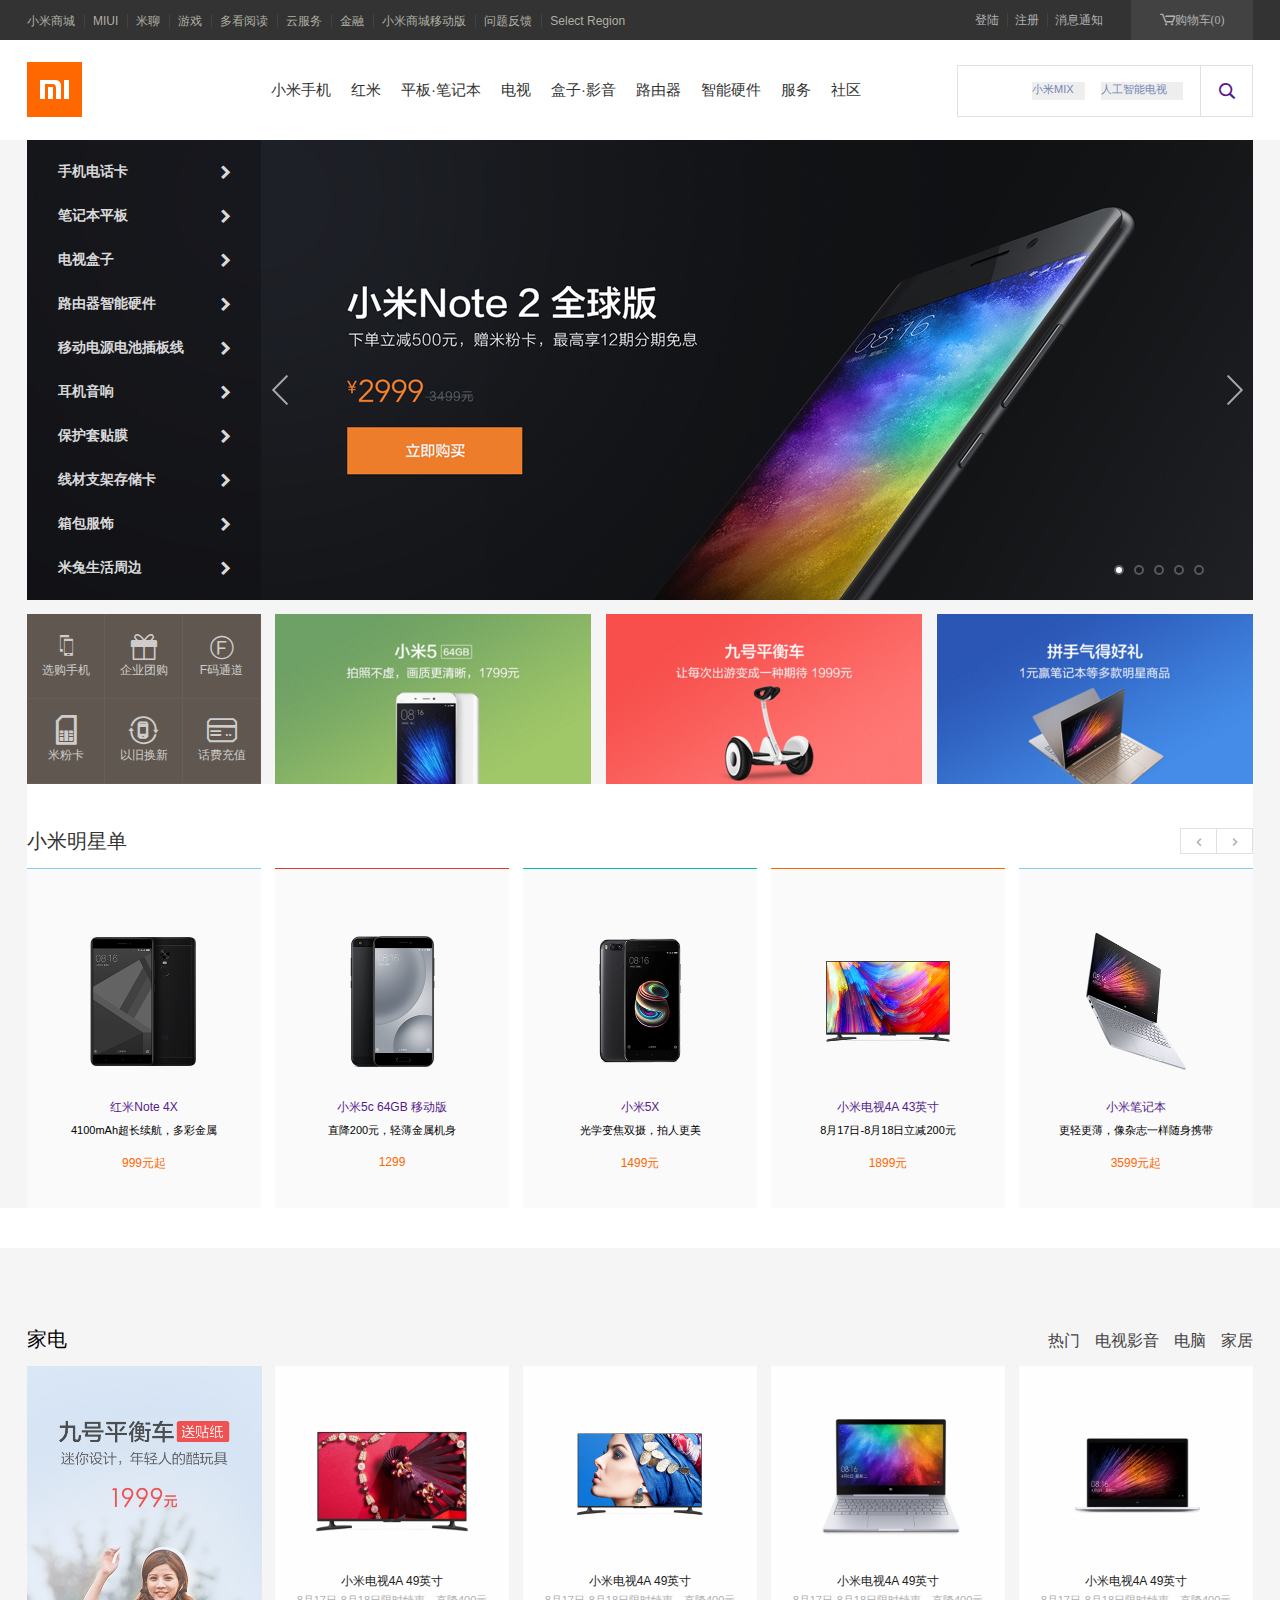
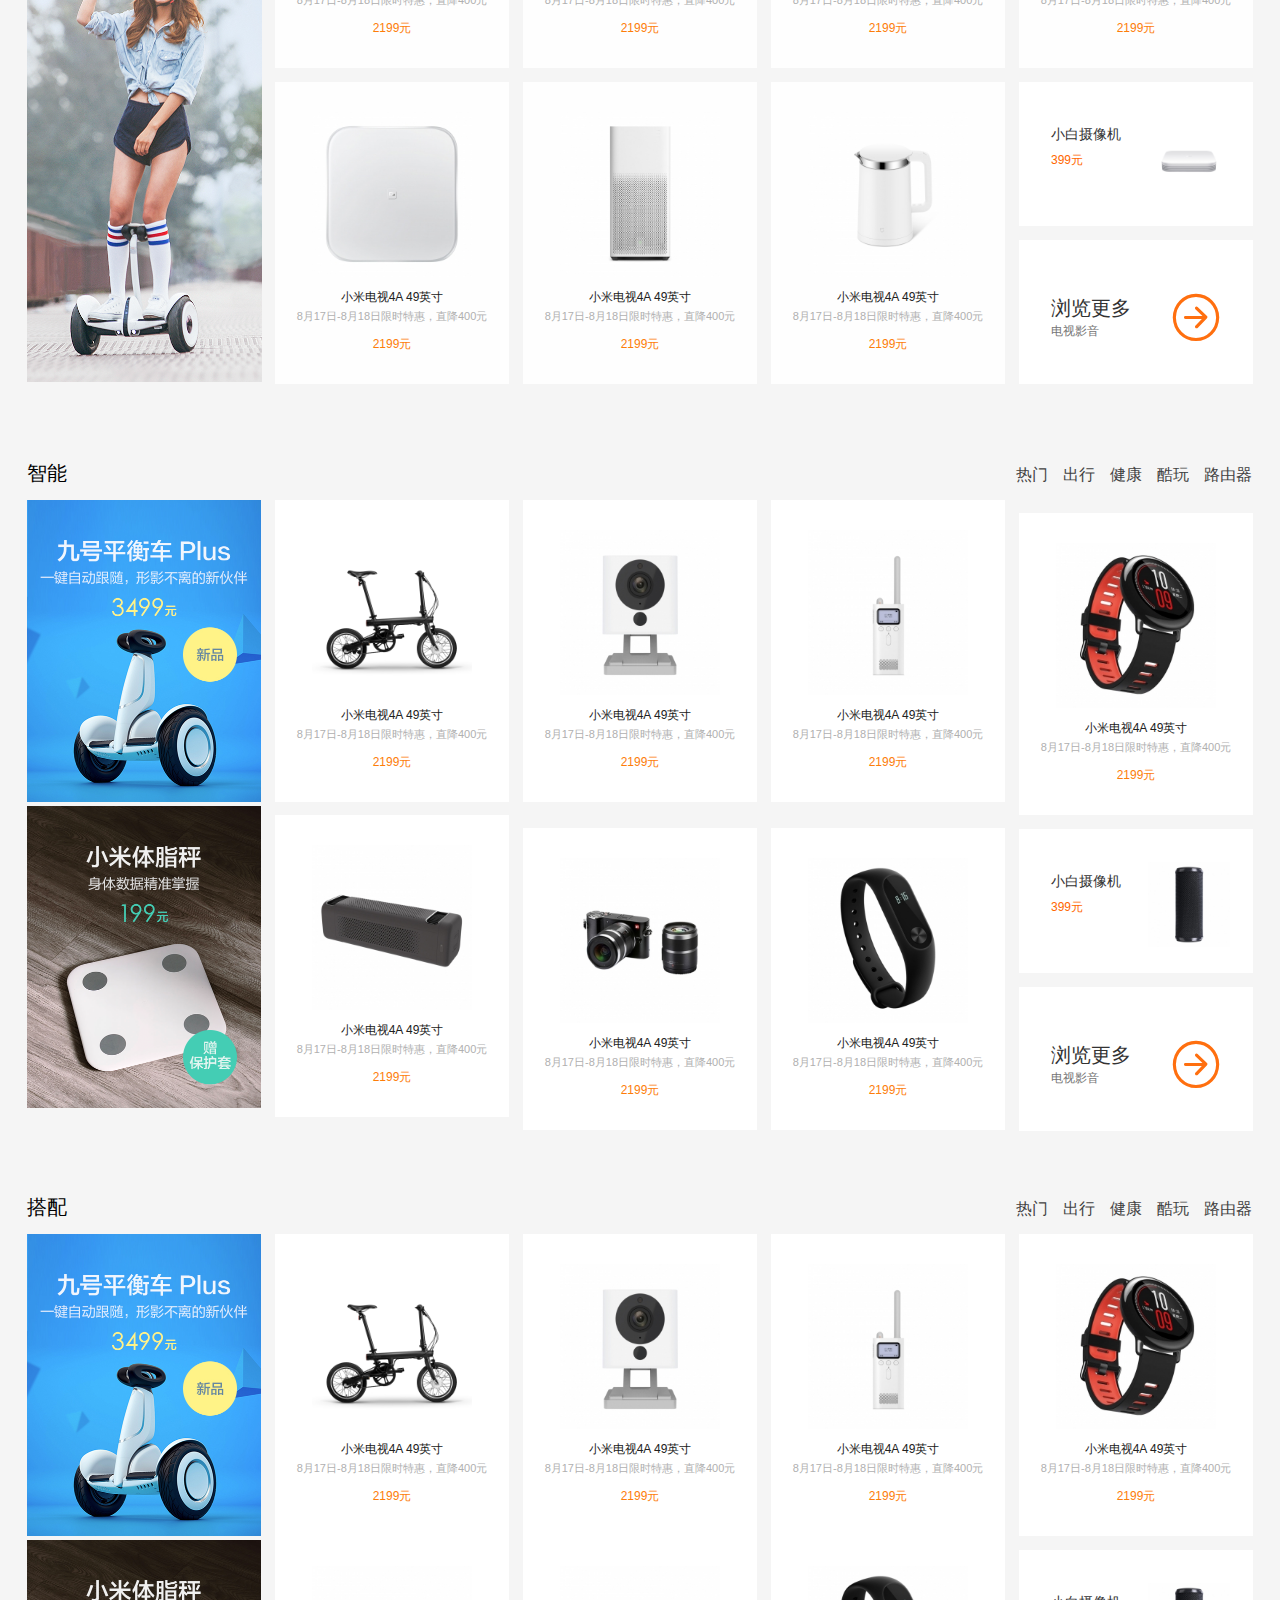
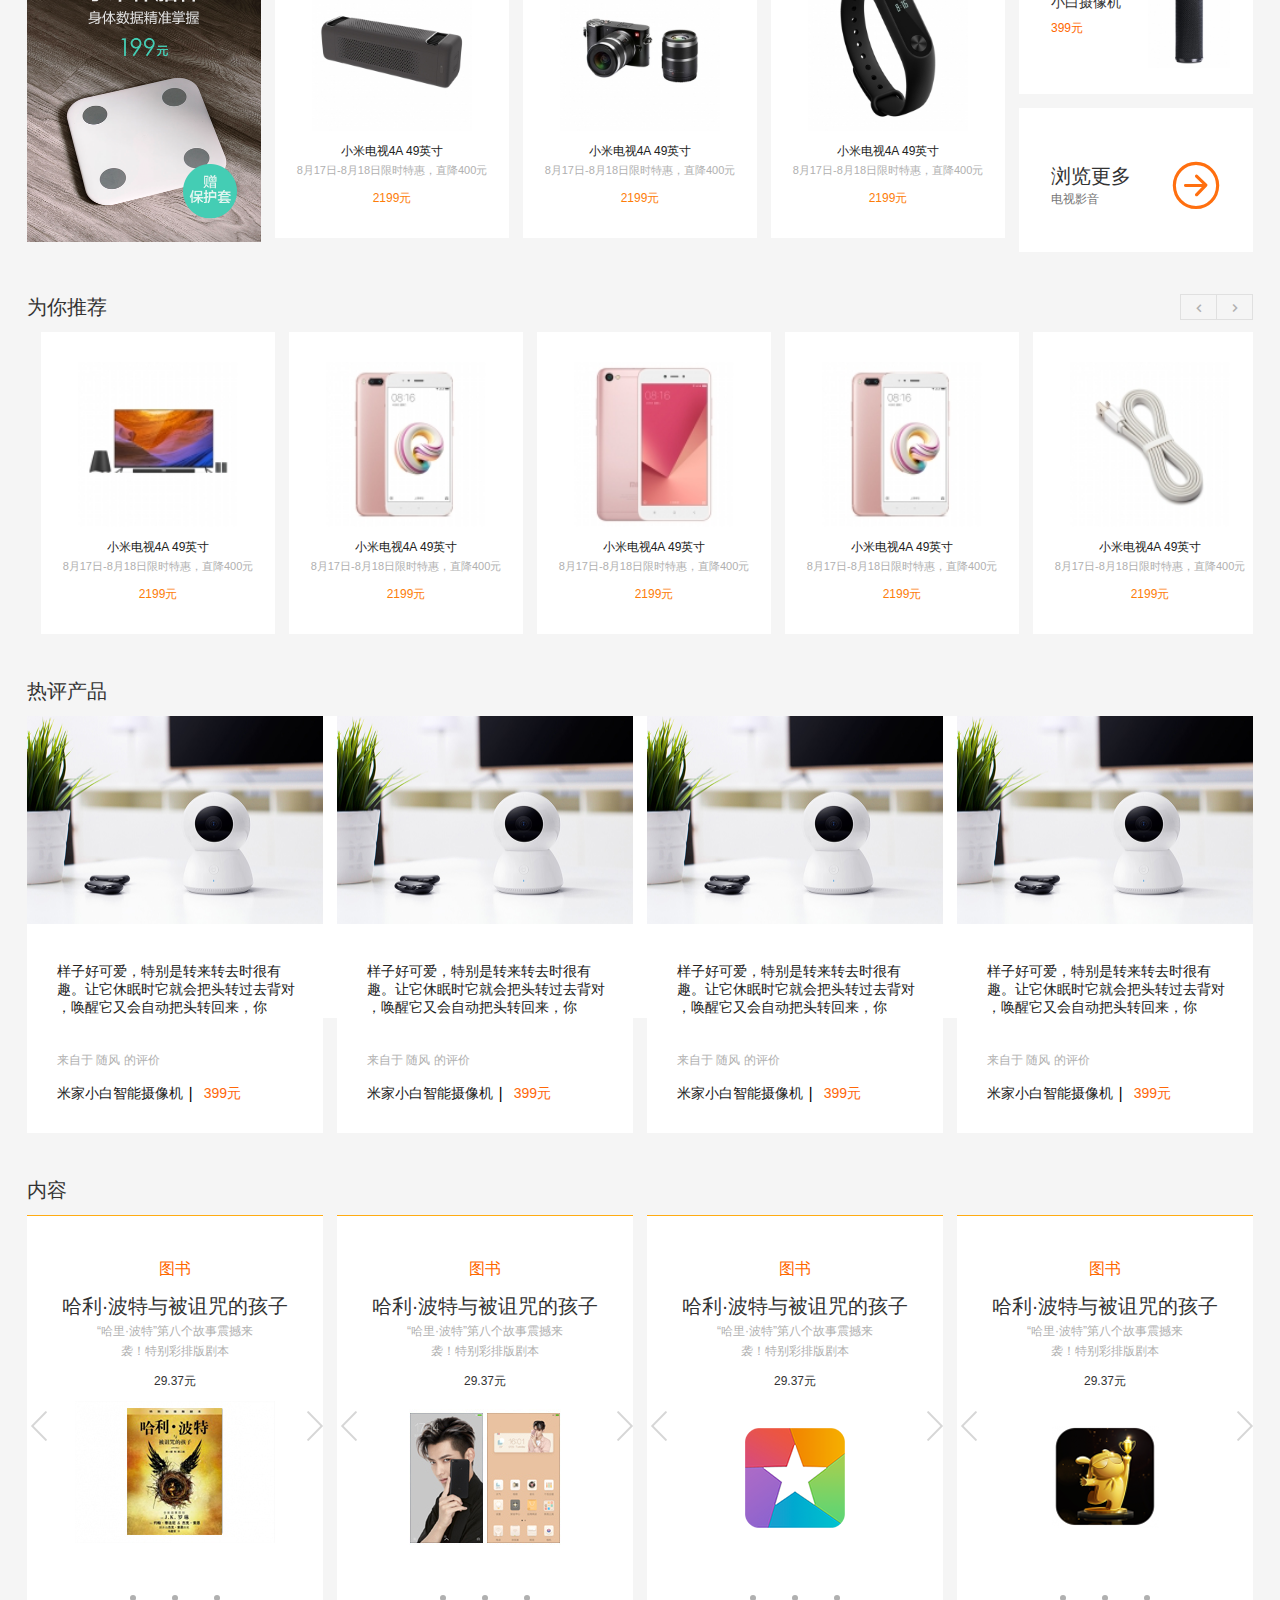
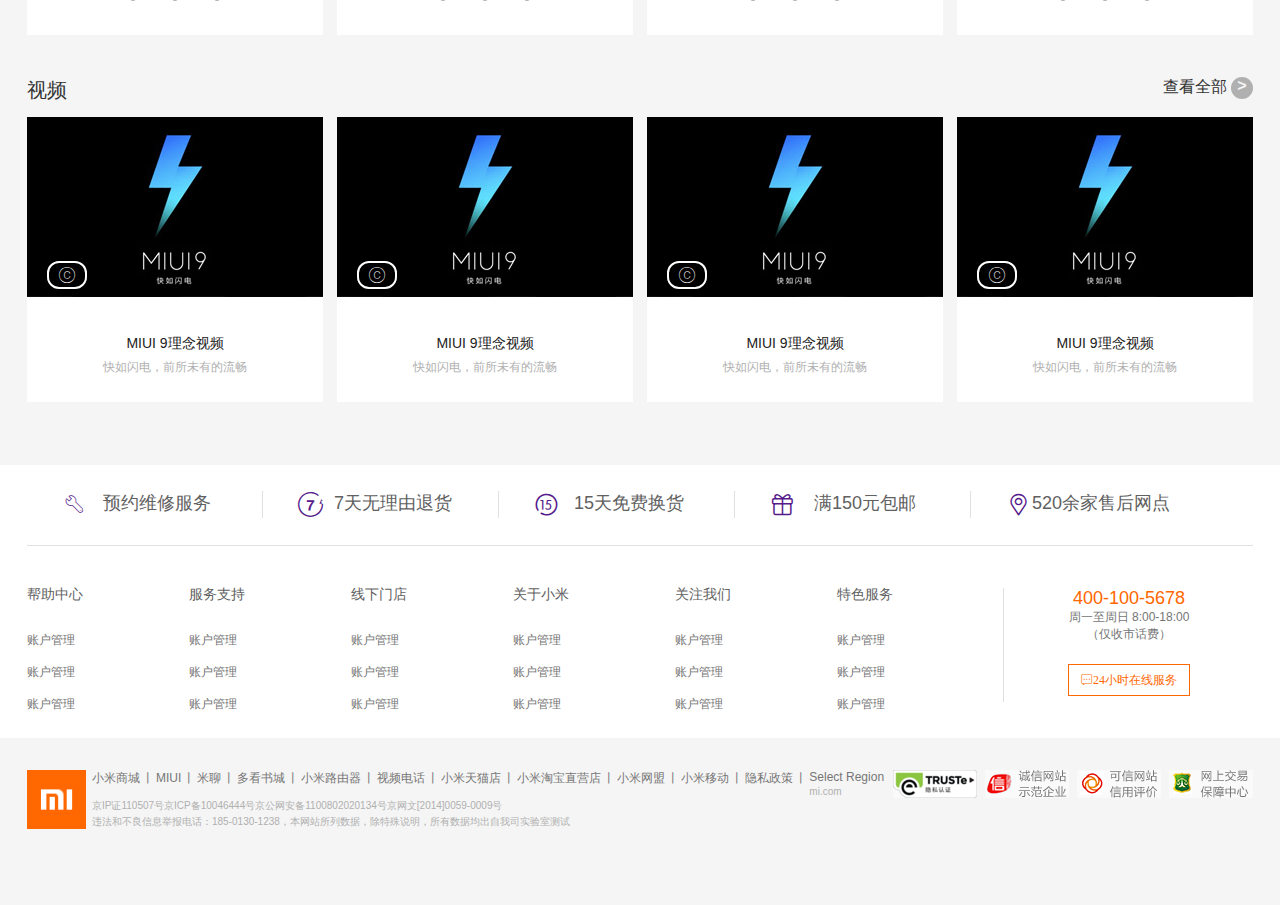
<file: 小米/index.html>
<!DOCTYPE html>
<html lang="en">
<head>
	<meta charset="UTF-8">
	<title>小米商城 - 小米6、红米Note 5A、小米5X、小米笔记本官方网站</title>
	<link rel="shortcut icon" href="img/小米商城_03.png">
	<link rel="stylesheet" href="css/index.css">
	<link rel="stylesheet" href="iconfont/iconfont.css">
	<script src="js/jianrong.js"></script>
	<script src="js/animate.js"></script>
</head>
<body>
<!-- 头部开始 -->
	<header>
		<main>
			<ul class="head-left">
				<li><a href="" class="fist">小米商城</a></li>
				<li><a href="">MIUI</a></li>
				<li><a href="">米聊</a></li>
				<li><a href="">游戏</a></li>
				<li><a href="">多看阅读</a></li>
				<li><a href="">云服务</a></li>
				<li><a href="">金融</a></li>
				<li><a href="">小米商城移动版</a></li>
				<li><a href="">问题反馈</a></li>
				<li><a href="" class="last">Select Region</a></li>
			</ul>
			<ul class="head-right">
				<li><a href="" class="fist">登陆</a></li>
				<li><a href="">注册</a></li>
				<li><a href="" class="last">消息通知</a></li>
				<div class="head-right1">
					<a href="" class="iconfont icon-gouwuche">购物车(0)</a>
					<div class="gouwuche1">购物车中还没有商品，赶紧选购吧！</div>
				</div>
			</ul>
			
		</main>
	</header>
	<!-- 头部结束 -->
	<!-- 导航开始 -->
	<nav>
		<ul class="nav-xiala">
			<li>
				<div class="nav-xiala1">
					<a href="">
						<div><img src="img/navxiala.jpg" alt=""></div><p>小米MIX 2</p>
						<span>1499元</span>
					</a>
					<a href="">
						<div><img src="img/navxiala.jpg" alt=""></div><p>小米MIX 2</p>
						<span>1499元</span>
					</a>
					<a href="">
						<div><img src="img/navxiala.jpg" alt=""></div><p>小米MIX 2</p>
						<span>1499元</span>
					</a>
					<a href="">
						<div><img src="img/navxiala.jpg" alt=""></div><p>小米MIX 2</p>
						<span>1499元</span>
					</a>
					<a href="">
						<div><img src="img/navxiala.jpg" alt=""></div><p>小米MIX 2</p>
						<span>1499元</span>
					</a>
					<a href="">
						<div><img src="img/navxiala.jpg" alt=""></div><p>小米MIX 2</p>
						<span>1499元</span>
					</a>
				</div>
			</li>
			<li>
				<div class="nav-xiala1">
					<a href="">
						<div><img src="img/navxiala.jpg" alt=""></div><p>小米MIX 2</p>
						<span>1499元</span>
					</a>
					<a href="">
						<div><img src="img/navxiala.jpg" alt=""></div><p>小米MIX 2</p>
						<span>1499元</span>
					</a>
					<a href="">
						<div><img src="img/navxiala.jpg" alt=""></div><p>小米MIX 2</p>
						<span>1499元</span>
					</a>
					<a href="">
						<div><img src="img/navxiala.jpg" alt=""></div><p>小米MIX 2</p>
						<span>1499元</span>
					</a>	
				</div>
			</li>
			<li>
				<div class="nav-xiala1">
					<a href="">
						<div><img src="img/navxiala.jpg" alt=""></div><p>小米MIX 2</p>
						<span>1499元</span>
					</a>
					<a href="">
						<div><img src="img/navxiala.jpg" alt=""></div><p>小米MIX 2</p>
						<span>1499元</span>
					</a>
					<a href="">
						<div><img src="img/navxiala.jpg" alt=""></div><p>小米MIX 2</p>
						<span>1499元</span>
					</a>
					<a href="">
						<div><img src="img/navxiala.jpg" alt=""></div><p>小米MIX 2</p>
						<span>1499元</span>
					</a>	
				</div>
			</li>
			<li>
				<div class="nav-xiala1">
					<a href="">
						<div><img src="img/navxiala.jpg" alt=""></div><p>小米MIX 2</p>
						<span>1499元</span>
					</a>
					<a href="">
						<div><img src="img/navxiala.jpg" alt=""></div><p>小米MIX 2</p>
						<span>1499元</span>
					</a>
					<a href="">
						<div><img src="img/navxiala.jpg" alt=""></div><p>小米MIX 2</p>
						<span>1499元</span>
					</a>
					<a href="">
						<div><img src="img/navxiala.jpg" alt=""></div><p>小米MIX 2</p>
						<span>1499元</span>
					</a>
					<a href="">
						<div><img src="img/navxiala.jpg" alt=""></div><p>小米MIX 2</p>
						<span>1499元</span>
					</a>
					<a href="">
						<div><img src="img/navxiala.jpg" alt=""></div><p>小米MIX 2</p>
						<span>1499元</span>
					</a>
				</div>
			</li>
			<li>
				<div class="nav-xiala1">
					<a href="">
						<div><img src="img/navxiala.jpg" alt=""></div><p>小米MIX 2</p>
						<span>1499元</span>
					</a>
					<a href="">
						<div><img src="img/navxiala.jpg" alt=""></div><p>小米MIX 2</p>
						<span>1499元</span>
					</a>
					<a href="">
						<div><img src="img/navxiala.jpg" alt=""></div><p>小米MIX 2</p>
						<span>1499元</span>
					</a>
					<a href="">
						<div><img src="img/navxiala.jpg" alt=""></div><p>小米MIX 2</p>
						<span>1499元</span>
					</a>	
				</div>
			</li>
			<li>
				<div class="nav-xiala1">
					<a href="">
						<div><img src="img/navxiala.jpg" alt=""></div><p>小米MIX 2</p>
						<span>1499元</span>
					</a>
					<a href="">
						<div><img src="img/navxiala.jpg" alt=""></div><p>小米MIX 2</p>
						<span>1499元</span>
					</a>
					<a href="">
						<div><img src="img/navxiala.jpg" alt=""></div><p>小米MIX 2</p>
						<span>1499元</span>
					</a>
					<a href="">
						<div><img src="img/navxiala.jpg" alt=""></div><p>小米MIX 2</p>
						<span>1499元</span>
					</a>
					<a href="">
						<div><img src="img/navxiala.jpg" alt=""></div><p>小米MIX 2</p>
						<span>1499元</span>
					</a>
					<a href="">
						<div><img src="img/navxiala.jpg" alt=""></div><p>小米MIX 2</p>
						<span>1499元</span>
					</a>
				</div>
			</li>
			<li>
				<div class="nav-xiala1">
					<a href="">
						<div><img src="img/navxiala.jpg" alt=""></div><p>小米MIX 2</p>
						<span>1499元</span>
					</a>
					<a href="">
						<div><img src="img/navxiala.jpg" alt=""></div><p>小米MIX 2</p>
						<span>1499元</span>
					</a>
					<a href="">
						<div><img src="img/navxiala.jpg" alt=""></div><p>小米MIX 2</p>
						<span>1499元</span>
					</a>
					<a href="">
						<div><img src="img/navxiala.jpg" alt=""></div><p>小米MIX 2</p>
						<span>1499元</span>
					</a>
					<a href="">
						<div><img src="img/navxiala.jpg" alt=""></div><p>小米MIX 2</p>
						<span>1499元</span>
					</a>
					<a href="">
						<div><img src="img/navxiala.jpg" alt=""></div><p>小米MIX 2</p>
						<span>1499元</span>
					</a>
				</div>
			</li>
		</ul>
		<section class="nav">
			<div class="nav-left">
				<a href=""><img src="img/小米商城_03.png" alt=""></a>
			</div>
			
			<ul class="nav-center">
				<li><a href="">小米手机</a></li>
				<li><a href="">红米</a></li>
				<li><a href="">平板·笔记本</a></li>
				<li><a href="">电视</a></li>
				<li><a href="">盒子·影音</a></li>
				<li><a href="">路由器</a></li>
				<li><a href="">智能硬件</a></li>
				<li><a href="">服务</a></li>
				<li><a href="">社区</a></li>

			</ul>
			
			<div class="nav-right">
				<div class="nav-right1">
					<input type="text" placeholder="">
					<a href="" class="nav-right2">小米MIX</a>
					<a href="" class="nav-right3">人工智能电视</a>
				</div>
				<a href="" class="iconfont icon-sousuo">
					
				</a>
			</div>
		</section>
	</nav>
	<!-- 导航结束 -->
	<!-- 轮播图开始 -->
	<div class="banner">
		<ul class="banner1">
			<li><a href="javascript:;"><img src="img/xmad_15023605827425_zEYNa.jpg" alt="" class="images"></a></li>
			<li><a href="javascript:;"><img src="img/banner1.jpg" alt="" class="images"></a></li>
			<li><a href="javascript:;"><img src="img/banner2.jpg" alt="" class="images"></a></li>
			<li><a href="javascript:;"><img src="img/banner3.jpg" alt="" class="images"></a></li>
			<li><a href="javascript:;"><img src="img/banner4.jpg" alt="" class="images"></a></li>
		</ul>
		<div class="banner2">
			<ul>
				<li class="bannerleft">
					<a href="">
					<span class="banner2-left">手机电话卡</span>
					<a class="iconfont icon-you"></a>
					</a>
					<div class="items">
						<div class="items1">
							<img src="img/item.png" alt="">
							<a href="">小米Note3</a>
							<a href="">选购</a>
						</div>
						<div class="items1">
							<img src="img/item.png" alt="">
							<a href="">小米Note3</a>
							<a href="">选购</a>
						</div>
						<div class="items1">
							<img src="img/item.png" alt="">
							<a href="">小米Note3</a>
							<a href="">选购</a>
						</div>
						<div class="items1">
							<img src="img/item.png" alt="">
							<a href="">小米Note3</a>
							<a href="">选购</a>
						</div>
						<div class="items1">
							<img src="img/item.png" alt="">
							<a href="">小米Note3</a>
							<a href="">选购</a>
						</div>
						<div class="items1">
							<img src="img/item.png" alt="">
							<a href="">小米Note3</a>
							<a href="">选购</a>
						</div>
						<div class="items1">
							<img src="img/item.png" alt="">
							<a href="">小米Note3</a>
							<a href="">选购</a>
						</div>
						<div class="items1">
							<img src="img/item.png" alt="">
							<a href="">小米Note3</a>
							<a href="">选购</a>
						</div>
						<div class="items1">
							<img src="img/item.png" alt="">
							<a href="">小米Note3</a>
							<a href="">选购</a>
						</div>
						<div class="items1">
							<img src="img/item.png" alt="">
							<a href="">小米Note3</a>
							<a href="">选购</a>
						</div>
						<div class="items1">
							<img src="img/item.png" alt="">
							<a href="">小米Note3</a>
							<a href="">选购</a>
						</div>
						<div class="items1">
							<img src="img/item.png" alt="">
							<a href="">小米Note3</a>
							<a href="">选购</a>
						</div>
						<div class="items1">
							<img src="img/item.png" alt="">
							<a href="">小米Note3</a>
							<a href="">选购</a>
						</div>
						<div class="items1">
							<img src="img/item.png" alt="">
							<a href="">小米Note3</a>
							<a href="">选购</a>
						</div>
						<div class="items1">
							<img src="img/item.png" alt="">
							<a href="">小米Note3</a>
							<a href="">选购</a>
						</div>
						<div class="items1">
							<img src="img/item.png" alt="">
							<a href="">小米Note3</a>
							<a href="">选购</a>
						</div>
						<div class="items1">
							<img src="img/item.png" alt="">
							<a href="">小米Note3</a>
							<a href="">选购</a>
						</div>
						<div class="items1">
							<img src="img/item.png" alt="">
							<a href="">小米Note3</a>
							<a href="">选购</a>
						</div>
					</div>
				</li>
				<li class="bannerleft">
					<a href="">
					<span class="banner2-left">笔记本平板</span>
					<a class="iconfont icon-you"></a>
					</a>
					<div class="items">
						<div class="items1">
							<img src="img/item.png" alt="">
							<a href="">小米Note3</a>
							<a href="">选购</a>
						</div>
						<div class="items1">
							<img src="img/item.png" alt="">
							<a href="">小米Note3</a>
							<a href="">选购</a>
						</div>
						<div class="items1">
							<img src="img/item.png" alt="">
							<a href="">小米Note3</a>
							<a href="">选购</a>
						</div>
						<div class="items1">
							<img src="img/item.png" alt="">
							<a href="">小米Note3</a>
							<a href="">选购</a>
						</div>
						<div class="items1">
							<img src="img/item.png" alt="">
							<a href="">小米Note3</a>
							<a href="">选购</a>
						</div>
						<div class="items1">
							<img src="img/item.png" alt="">
							<a href="">小米Note3</a>
							<a href="">选购</a>
						</div>
						<div class="items1">
							<img src="img/item.png" alt="">
							<a href="">小米Note3</a>
							<a href="">选购</a>
						</div>
						<div class="items1">
							<img src="img/item.png" alt="">
							<a href="">小米Note3</a>
							<a href="">选购</a>
						</div>
						<div class="items1">
							<img src="img/item.png" alt="">
							<a href="">小米Note3</a>
							<a href="">选购</a>
						</div>
						<div class="items1">
							<img src="img/item.png" alt="">
							<a href="">小米Note3</a>
							<a href="">选购</a>
						</div>
						<div class="items1">
							<img src="img/item.png" alt="">
							<a href="">小米Note3</a>
							<a href="">选购</a>
						</div>
						<div class="items1">
							<img src="img/item.png" alt="">
							<a href="">小米Note3</a>
							<a href="">选购</a>
						</div>
					</div>
				</li>
				<li class="bannerleft">
					<a href="">
					<span class="banner2-left">电视盒子</span>
					<a class="iconfont icon-you"></a>
					</a>
					<div class="items">
						<div class="items1">
							<img src="img/item.png" alt="">
							<a href="">小米Note3</a>
							<a href="">选购</a>
						</div>
						<div class="items1">
							<img src="img/item.png" alt="">
							<a href="">小米Note3</a>
							<a href="">选购</a>
						</div>
						<div class="items1">
							<img src="img/item.png" alt="">
							<a href="">小米Note3</a>
							<a href="">选购</a>
						</div>
						<div class="items1">
							<img src="img/item.png" alt="">
							<a href="">小米Note3</a>
							<a href="">选购</a>
						</div>
						<div class="items1">
							<img src="img/item.png" alt="">
							<a href="">小米Note3</a>
							<a href="">选购</a>
						</div>
						<div class="items1">
							<img src="img/item.png" alt="">
							<a href="">小米Note3</a>
							<a href="">选购</a>
						</div>
						<div class="items1">
							<img src="img/item.png" alt="">
							<a href="">小米Note3</a>
							<a href="">选购</a>
						</div>
						<div class="items1">
							<img src="img/item.png" alt="">
							<a href="">小米Note3</a>
							<a href="">选购</a>
						</div>
						<div class="items1">
							<img src="img/item.png" alt="">
							<a href="">小米Note3</a>
							<a href="">选购</a>
						</div>
						<div class="items1">
							<img src="img/item.png" alt="">
							<a href="">小米Note3</a>
							<a href="">选购</a>
						</div>
						<div class="items1">
							<img src="img/item.png" alt="">
							<a href="">小米Note3</a>
							<a href="">选购</a>
						</div>
						<div class="items1">
							<img src="img/item.png" alt="">
							<a href="">小米Note3</a>
							<a href="">选购</a>
						</div>
						<div class="items1">
							<img src="img/item.png" alt="">
							<a href="">小米Note3</a>
							<a href="">选购</a>
						</div>
						<div class="items1">
							<img src="img/item.png" alt="">
							<a href="">小米Note3</a>
							<a href="">选购</a>
						</div>
						<div class="items1">
							<img src="img/item.png" alt="">
							<a href="">小米Note3</a>
							<a href="">选购</a>
						</div>
						<div class="items1">
							<img src="img/item.png" alt="">
							<a href="">小米Note3</a>
							<a href="">选购</a>
						</div>
						<div class="items1">
							<img src="img/item.png" alt="">
							<a href="">小米Note3</a>
							<a href="">选购</a>
						</div>
						<div class="items1">
							<img src="img/item.png" alt="">
							<a href="">小米Note3</a>
							<a href="">选购</a>
						</div>
					</div>
				</li>
				<li class="bannerleft">
					<a href="">
					<span class="banner2-left">路由器智能硬件</span>
					<a class="iconfont icon-you"></a>
					</a>
					<div class="items">
						<div class="items1">
							<img src="img/item.png" alt="">
							<a href="">小米Note3</a>
							<a href="">选购</a>
						</div>
						<div class="items1">
							<img src="img/item.png" alt="">
							<a href="">小米Note3</a>
							<a href="">选购</a>
						</div>
						<div class="items1">
							<img src="img/item.png" alt="">
							<a href="">小米Note3</a>
							<a href="">选购</a>
						</div>
						<div class="items1">
							<img src="img/item.png" alt="">
							<a href="">小米Note3</a>
							<a href="">选购</a>
						</div>
						<div class="items1">
							<img src="img/item.png" alt="">
							<a href="">小米Note3</a>
							<a href="">选购</a>
						</div>
						<div class="items1">
							<img src="img/item.png" alt="">
							<a href="">小米Note3</a>
							<a href="">选购</a>
						</div>
						<div class="items1">
							<img src="img/item.png" alt="">
							<a href="">小米Note3</a>
							<a href="">选购</a>
						</div>
						<div class="items1">
							<img src="img/item.png" alt="">
							<a href="">小米Note3</a>
							<a href="">选购</a>
						</div>
						<div class="items1">
							<img src="img/item.png" alt="">
							<a href="">小米Note3</a>
							<a href="">选购</a>
						</div>
						<div class="items1">
							<img src="img/item.png" alt="">
							<a href="">小米Note3</a>
							<a href="">选购</a>
						</div>
						<div class="items1">
							<img src="img/item.png" alt="">
							<a href="">小米Note3</a>
							<a href="">选购</a>
						</div>
						<div class="items1">
							<img src="img/item.png" alt="">
							<a href="">小米Note3</a>
							<a href="">选购</a>
						</div>
						<div class="items1">
							<img src="img/item.png" alt="">
							<a href="">小米Note3</a>
							<a href="">选购</a>
						</div>
						<div class="items1">
							<img src="img/item.png" alt="">
							<a href="">小米Note3</a>
							<a href="">选购</a>
						</div>
						<div class="items1">
							<img src="img/item.png" alt="">
							<a href="">小米Note3</a>
							<a href="">选购</a>
						</div>
						<div class="items1">
							<img src="img/item.png" alt="">
							<a href="">小米Note3</a>
							<a href="">选购</a>
						</div>
						<div class="items1">
							<img src="img/item.png" alt="">
							<a href="">小米Note3</a>
							<a href="">选购</a>
						</div>
						<div class="items1">
							<img src="img/item.png" alt="">
							<a href="">小米Note3</a>
							<a href="">选购</a>
						</div>
						<div class="items1">
							<img src="img/item.png" alt="">
							<a href="">小米Note3</a>
							<a href="">选购</a>
						</div>
						<div class="items1">
							<img src="img/item.png" alt="">
							<a href="">小米Note3</a>
							<a href="">选购</a>
						</div>
						<div class="items1">
							<img src="img/item.png" alt="">
							<a href="">小米Note3</a>
							<a href="">选购</a>
						</div>
						<div class="items1">
							<img src="img/item.png" alt="">
							<a href="">小米Note3</a>
							<a href="">选购</a>
						</div>
						<div class="items1">
							<img src="img/item.png" alt="">
							<a href="">小米Note3</a>
							<a href="">选购</a>
						</div>
						<div class="items1">
							<img src="img/item.png" alt="">
							<a href="">小米Note3</a>
							<a href="">选购</a>
						</div>
					</div>
				</li>
				<li class="bannerleft">
					<a href="">
					<span class="banner2-left">移动电源电池插板线</span>
					<a class="iconfont icon-you"></a>
					</a>
					<div class="items">
						<div class="items1">
							<img src="img/item.png" alt="">
							<a href="">小米Note3</a>
							<a href="">选购</a>
						</div>
						<div class="items1">
							<img src="img/item.png" alt="">
							<a href="">小米Note3</a>
							<a href="">选购</a>
						</div>
						<div class="items1">
							<img src="img/item.png" alt="">
							<a href="">小米Note3</a>
							<a href="">选购</a>
						</div>
						<div class="items1">
							<img src="img/item.png" alt="">
							<a href="">小米Note3</a>
							<a href="">选购</a>
						</div>
						<div class="items1">
							<img src="img/item.png" alt="">
							<a href="">小米Note3</a>
							<a href="">选购</a>
						</div>
						<div class="items1">
							<img src="img/item.png" alt="">
							<a href="">小米Note3</a>
							<a href="">选购</a>
						</div>
						<div class="items1">
							<img src="img/item.png" alt="">
							<a href="">小米Note3</a>
							<a href="">选购</a>
						</div>
						<div class="items1">
							<img src="img/item.png" alt="">
							<a href="">小米Note3</a>
							<a href="">选购</a>
						</div>
						<div class="items1">
							<img src="img/item.png" alt="">
							<a href="">小米Note3</a>
							<a href="">选购</a>
						</div>
						<div class="items1">
							<img src="img/item.png" alt="">
							<a href="">小米Note3</a>
							<a href="">选购</a>
						</div>
						<div class="items1">
							<img src="img/item.png" alt="">
							<a href="">小米Note3</a>
							<a href="">选购</a>
						</div>
						<div class="items1">
							<img src="img/item.png" alt="">
							<a href="">小米Note3</a>
							<a href="">选购</a>
						</div>
					</div>
				</li>
				<li class="bannerleft">
					<a href="">
					<span class="banner2-left">耳机音响</span>
					<a class="iconfont icon-you"></a>
					</a>
					<div class="items">
						<div class="items1">
							<img src="img/item.png" alt="">
							<a href="">小米Note3</a>
							<a href="">选购</a>
						</div>
					</div>
				</li>
				<li class="bannerleft">
					<a href="">
					<span class="banner2-left">保护套贴膜</span>
					<a class="iconfont icon-you"></a>
					</a>
					<div class="items">
						<div class="items1">
							<img src="img/item.png" alt="">
							<a href="">小米Note3</a>
							<a href="">选购</a>
						</div>
						<div class="items1">
							<img src="img/item.png" alt="">
							<a href="">小米Note3</a>
							<a href="">选购</a>
						</div>
						<div class="items1">
							<img src="img/item.png" alt="">
							<a href="">小米Note3</a>
							<a href="">选购</a>
						</div>
					</div>
				</li>
				<li class="bannerleft">
					<a href="">
					<span class="banner2-left">线材支架存储卡</span>
					<a class="iconfont icon-you"></a>
					</a>
					<div class="items">
						<div class="items1">
							<img src="img/item.png" alt="">
							<a href="">小米Note3</a>
							<a href="">选购</a>
						</div>
						<div class="items1">
							<img src="img/item.png" alt="">
							<a href="">小米Note3</a>
							<a href="">选购</a>
						</div>
						<div class="items1">
							<img src="img/item.png" alt="">
							<a href="">小米Note3</a>
							<a href="">选购</a>
						</div>
						<div class="items1">
							<img src="img/item.png" alt="">
							<a href="">小米Note3</a>
							<a href="">选购</a>
						</div>
						<div class="items1">
							<img src="img/item.png" alt="">
							<a href="">小米Note3</a>
							<a href="">选购</a>
						</div>
					</div>
				</li>
				<li class="bannerleft">
					<a href="">
					<span class="banner2-left">箱包服饰</span>
					<a class="iconfont icon-you"></a>
					</a>
					<div class="items">
						<div class="items1">
							<img src="img/item.png" alt="">
							<a href="">小米Note3</a>
							<a href="">选购</a>
						</div>
						<div class="items1">
							<img src="img/item.png" alt="">
							<a href="">小米Note3</a>
							<a href="">选购</a>
						</div>
						<div class="items1">
							<img src="img/item.png" alt="">
							<a href="">小米Note3</a>
							<a href="">选购</a>
						</div>
						<div class="items1">
							<img src="img/item.png" alt="">
							<a href="">小米Note3</a>
							<a href="">选购</a>
						</div>	
					</div>
				</li>
				<li class="bannerleft">
					<a href="">
					<span class="banner2-left">米兔生活周边</span>
					<a class="iconfont icon-you"></a>
					</a>
					<div class="items">
						<div class="items1">
							<img src="img/item.png" alt="">
							<a href="">小米Note3</a>
							<a href="">选购</a>
						</div>
						<div class="items1">
							<img src="img/item.png" alt="">
							<a href="">小米Note3</a>
							<a href="">选购</a>
						</div>
						<div class="items1">
							<img src="img/item.png" alt="">
							<a href="">小米Note3</a>
							<a href="">选购</a>
						</div>
						<div class="items1">
							<img src="img/item.png" alt="">
							<a href="">小米Note3</a>
							<a href="">选购</a>
						</div>
						<div class="items1">
							<img src="img/item.png" alt="">
							<a href="">小米Note3</a>
							<a href="">选购</a>
						</div>
						<div class="items1">
							<img src="img/item.png" alt="">
							<a href="">小米Note3</a>
							<a href="">选购</a>
						</div>	
					</div>
				</li>
			</ul>
		</div>
		<a href="javascript:;" class="banner3"></a>
		<a href="javascript:;" class="banner4"></a>
		<ul class="dian">
			<li class="dian1"></li>
			<li class="dian1"></li>
			<li class="dian1"></li>
			<li class="dian1"></li>
			<li class="dian1"></li>
		</ul>
		<ul class="dian2">
			<li class="dian3"></li>
			<li class="dian3"></li>
			<li class="dian3"></li>
			<li class="dian3"></li>
			<li class="dian3"></li>
		</ul>
	</div>
	<!-- 轮播图结束 -->
	<div class="kongbai"></div>
	<!-- 选购开始 -->
	<div class="xuangou">
		<ul class="xuangou1">
			<li>
				<a href="">
					<span class="iconfont icon-xuangoushouji"></span>
					<span>选购手机</span>
				</a>
			</li>
			<li>
				<a href="">
					<span class="iconfont icon-liwu"></span>
					<span>企业团购</span>
				</a>
			</li>
			<li>
				<a href="">
					<span class="iconfont icon-letter-f-outline"></span>
					<span>F码通道</span>
				</a>
			</li>
			<li>
				<a href="">
					<span class="iconfont icon-sim"></span>
					<span>米粉卡</span>
				</a>
			</li>
			<li>
				<a href="">
					<span class="iconfont icon-yijiuhuanxin"></span>
					<span>以旧换新</span>
				</a>
			</li>
			<li>
				<a href="">
					<span class="iconfont icon-huafeichongzhi"></span>
					<span>话费充值</span>
				</a>
			</li>
		</ul>
		<a href="" class="xuangou2"></a>
		<a href="" class="xuangou3"></a>
		<a href="" class="xuangou4"></a>
	</div>
	<!-- 选购结束 -->
	<div class="danpin">
		<span>小米明星单</span>
		<a href="javascript:;" class="danpin1">
			<div class="iconfont icon-zuo"></div>
			<div class="iconfont icon-you"></div>
		</a>
	</div>
		<!-- 下轮播开始 -->	
	<div class="xia-lunbo">
		<ul class="xia-lunbo1">
			<li>
				<a href="" class="xia-lunbo2"><img src="img/xmad_1489401341687_vUojl.png" alt=""></a>
				<a href="" class="xia-lunbo3">红米Note 4X</a>
				<span>4100mAh超长续航，多彩金属</span>
				<span class="xia-lunbo4">999元起</span>
			</li>
			<li><a href="" class="xia-lunbo2"><img src="img/xmad_14930230036147_vfLxm.png" alt=""></a>
				<a href="" class="xia-lunbo3">小米5c 64GB 移动版</a>
				<span>直降200元，轻薄金属机身</span>
				<span class="xia-lunbo4">1299</span></a></li>
			<li><a href="" class="xia-lunbo2"><img src="img/xmad_1501854682644_cSqHx.png" alt=""></a>
				<a href="" class="xia-lunbo3">小米5X</a>
				<span>光学变焦双摄，拍人更美</span>
				<span class="xia-lunbo4">1499元</span></li>
			<li><a href="" class="xia-lunbo2"><img src="img/xmad_14938805670516_eryYQ.png" alt=""></a>
				<a href="" class="xia-lunbo3">小米电视4A 43英寸</a>
				<span>8月17日-8月18日立减200元</span>
				<span class="xia-lunbo4">1899元</span></li>
			<li class="xia-lunbo5"><a href="" class="xia-lunbo2"><img src="img/725a37e3-78b7-4298-8098-c40097bf179d.png" alt=""></a>
				<a href="" class="xia-lunbo3">小米笔记本</a>
				<span>更轻更薄，像杂志一样随身携带</span>
				<span class="xia-lunbo4">3599元起</span></li>
			<li><a href="" class="xia-lunbo2"><img src="img/xmad_14938805670516_eryYQ.png" alt=""></a>
				<a href="" class="xia-lunbo3">小米电视4A 43英寸</a>
				<span>8月17日-8月18日立减200元</span>
				<span class="xia-lunbo4">1899元</span></li>
			<li>
				<a href="" class="xia-lunbo2"><img src="img/xmad_1489401341687_vUojl.png" alt=""></a>
				<a href="" class="xia-lunbo3">红米Note 4X</a>
				<span>4100mAh超长续航，多彩金属</span>
				<span class="xia-lunbo4">999元起</span>
			</li>
			<li><a href="" class="xia-lunbo2"><img src="img/xmad_14930230036147_vfLxm.png" alt=""></a>
				<a href="" class="xia-lunbo3">小米5c 64GB 移动版</a>
				<span>直降200元，轻薄金属机身</span>
				<span class="xia-lunbo4">1299</span></a></li>
			<li><a href="" class="xia-lunbo2"><img src="img/xmad_1501854682644_cSqHx.png" alt=""></a>
				<a href="" class="xia-lunbo3">小米5X</a>
				<span>光学变焦双摄，拍人更美</span>
				<span class="xia-lunbo4">1499元</span></li>
			<li><a href="" class="xia-lunbo2"><img src="img/xmad_14938805670516_eryYQ.png" alt=""></a>
				<a href="" class="xia-lunbo3">小米电视4A 43英寸</a>
				<span>8月17日-8月18日立减200元</span>
				<span class="xia-lunbo4">1899元</span></li>

		</ul>
	</div>
	<!-- 下轮播结束 -->
	<div class="kongbai2"></div>
	<div class="jiadian">
		<div class="jiadian1">
			<span>家电</span>
			<ul class="jiadian2">
				<li><a href="" class="jiadian3">家居</a></li>
				<li><a href="" class="jiadian3">电脑</a></li>
				<li><a href="" class="jiadian3">电视影音</a></li>
				<li><a href="" class="jiadian3" >热门</a></li>
			</ul>
		</div>
	</div>
	<!-- 家电开始 -->
	<div class="jia">
		<div class="jia1">
			<div class="jia2">
				<a href="">
					<img src="img/xmad_15028908537765_HTcAy.jpg" alt="" class="jia3">
				</a>
			</div>
			<ul class="jia5">
				<li class="jia6">
					<a href="">
						<img src="img/pms_1490077454.46128587!220x220.png" alt="">
					</a>
					<a href="" class="jia8">小米电视4A 49英寸</a>
					<span class="jia9">8月17日-8月18日限时特惠，直降400元</span>
					<span class="jia10">2199元</span>
				</li>
				<li class="jia6">
					<a href="">
						<img src="img/xmad_14965431426214_VSBlA.png" alt="">
					</a>
					<a href="" class="jia8">小米电视4A 49英寸</a>
					<span class="jia9">8月17日-8月18日限时特惠，直降400元</span>
					<span class="jia10">2199元</span>
				</li>
				<li class="jia6">
					<a href="">
						<img src="img/pms_1499138177.54329452!220x220.jpg" alt="">
					</a>
					<a href="" class="jia8">小米电视4A 49英寸</a>
					<span class="jia9">8月17日-8月18日限时特惠，直降400元</span>
					<span class="jia10">2199元</span>
				</li>
				<li class="jia6">
					<a href="">
						<img src="img/pms_1490604824.19051012!220x220.jpg" alt="">
					</a>
					<a href="" class="jia8">小米电视4A 49英寸</a>
					<span class="jia9">8月17日-8月18日限时特惠，直降400元</span>
					<span class="jia10">2199元</span>
				</li>
				<li class="jia7">
					<a href="">
						<img src="img/T1sWd_B7VT1RXrhCrK!220x220.jpg" alt="">
					</a>
					<a href="" class="jia8">小米电视4A 49英寸</a>
					<span class="jia9">8月17日-8月18日限时特惠，直降400元</span>
					<span class="jia10">2199元</span>
				</li>
				<li class="jia7">
					<a href="">
						<img src="img/T1zBYgBCWv1RXrhCrK!220x220.jpg" alt="">
					</a>
					<a href="" class="jia8">小米电视4A 49英寸</a>
					<span class="jia9">8月17日-8月18日限时特惠，直降400元</span>
					<span class="jia10">2199元</span>
				</li>
				<li class="jia7">
					<a href="">
						<img src="img/pms_1465366178.11466342!220x220.jpg" alt="">
					</a>
					<a href="" class="jia8">小米电视4A 49英寸</a>
					<span class="jia9">8月17日-8月18日限时特惠，直降400元</span>
					<span class="jia10">2199元</span>
				</li>
				<div class="jia-last">
					<div class="jia-last1">
						<a href="" class="jia-last3">小白摄像机</a>
						<span>399元</span>
						<a href="">
							<img src="img/xmad_14988107613863_SWjuV.jpg" alt="">
						</a>
					</div>
					<div class="jia-last2">
						<a href="" class="jia-last4">浏览更多</a>
						<a href="" class="jia-last5">电视影音</a>
						<a href="" class="iconfont icon-gengduo"></a>
					</div>
				</div>
			</ul>
			<ul class="jia5">
				<li class="jia6">
					<a href="">
						<img src="img/xmad_14965431426214_VSBlA.png" alt="">
					</a>
					<a href="" class="jia8">小米电视4A 49英寸</a>
					<span class="jia9">8月17日-8月18日限时特惠，直降400元</span>
					<span class="jia10">2199元</span>
				</li>
				<li class="jia6">
					<a href="">
						<img src="img/pms_1490077454.46128587!220x220.png" alt="">
					</a>
					<a href="" class="jia8">小米电视4A 49英寸</a>
					<span class="jia9">8月17日-8月18日限时特惠，直降400元</span>
					<span class="jia10">2199元</span>
				</li>
				<li class="jia6">
					<a href="">
						<img src="img/pms_1490604824.19051012!220x220.jpg" alt="">
					</a>
					<a href="" class="jia8">小米电视4A 49英寸</a>
					<span class="jia9">8月17日-8月18日限时特惠，直降400元</span>
					<span class="jia10">2199元</span>
				</li>
				<li class="jia6">
					<a href="">
						<img src="img/pms_1499138177.54329452!220x220.jpg" alt="">
					</a>
					<a href="" class="jia8">小米电视4A 49英寸</a>
					<span class="jia9">8月17日-8月18日限时特惠，直降400元</span>
					<span class="jia10">2199元</span>
				</li>
				
				<li class="jia7">
					<a href="">
						<img src="img/T1sWd_B7VT1RXrhCrK!220x220.jpg" alt="">
					</a>
					<a href="" class="jia8">小米电视4A 49英寸</a>
					<span class="jia9">8月17日-8月18日限时特惠，直降400元</span>
					<span class="jia10">2199元</span>
				</li>
				<li class="jia7">
					<a href="">
						<img src="img/T1zBYgBCWv1RXrhCrK!220x220.jpg" alt="">
					</a>
					<a href="" class="jia8">小米电视4A 49英寸</a>
					<span class="jia9">8月17日-8月18日限时特惠，直降400元</span>
					<span class="jia10">2199元</span>
				</li>
				<li class="jia7">
					<a href="">
						<img src="img/pms_1465366178.11466342!220x220.jpg" alt="">
					</a>
					<a href="" class="jia8">小米电视4A 49英寸</a>
					<span class="jia9">8月17日-8月18日限时特惠，直降400元</span>
					<span class="jia10">2199元</span>
				</li>
				<div class="jia-last">
					<div class="jia-last1">
						<a href="" class="jia-last3">小白摄像机</a>
						<span>399元</span>
						<a href="">
							<img src="img/xmad_14988107613863_SWjuV.jpg" alt="">
						</a>
					</div>
					<div class="jia-last2">
						<a href="" class="jia-last4">浏览更多</a>
						<a href="" class="jia-last5">电视影音</a>
						<a href="" class="iconfont icon-gengduo"></a>
					</div>
				</div>
			</ul>
			<ul class="jia5">
				
				<li class="jia6">
					<a href="">
						<img src="img/xmad_14965431426214_VSBlA.png" alt="">
					</a>
					<a href="" class="jia8">小米电视4A 49英寸</a>
					<span class="jia9">8月17日-8月18日限时特惠，直降400元</span>
					<span class="jia10">2199元</span>
				</li>
				<li class="jia6">
					<a href="">
						<img src="img/pms_1490077454.46128587!220x220.png" alt="">
					</a>
					<a href="" class="jia8">小米电视4A 49英寸</a>
					<span class="jia9">8月17日-8月18日限时特惠，直降400元</span>
					<span class="jia10">2199元</span>
				</li>
				<li class="jia6">
					<a href="">
						<img src="img/pms_1499138177.54329452!220x220.jpg" alt="">
					</a>
					<a href="" class="jia8">小米电视4A 49英寸</a>
					<span class="jia9">8月17日-8月18日限时特惠，直降400元</span>
					<span class="jia10">2199元</span>
				</li>
				<li class="jia6">
					<a href="">
						<img src="img/pms_1490604824.19051012!220x220.jpg" alt="">
					</a>
					<a href="" class="jia8">小米电视4A 49英寸</a>
					<span class="jia9">8月17日-8月18日限时特惠，直降400元</span>
					<span class="jia10">2199元</span>
				</li>
				<li class="jia7">
					<a href="">
						<img src="img/T1sWd_B7VT1RXrhCrK!220x220.jpg" alt="">
					</a>
					<a href="" class="jia8">小米电视4A 49英寸</a>
					<span class="jia9">8月17日-8月18日限时特惠，直降400元</span>
					<span class="jia10">2199元</span>
				</li>
				<li class="jia7">
					<a href="">
						<img src="img/T1zBYgBCWv1RXrhCrK!220x220.jpg" alt="">
					</a>
					<a href="" class="jia8">小米电视4A 49英寸</a>
					<span class="jia9">8月17日-8月18日限时特惠，直降400元</span>
					<span class="jia10">2199元</span>
				</li>
				<li class="jia7">
					<a href="">
						<img src="img/pms_1465366178.11466342!220x220.jpg" alt="">
					</a>
					<a href="" class="jia8">小米电视4A 49英寸</a>
					<span class="jia9">8月17日-8月18日限时特惠，直降400元</span>
					<span class="jia10">2199元</span>
				</li>
				<div class="jia-last">
					<div class="jia-last1">
						<a href="" class="jia-last3">小白摄像机</a>
						<span>399元</span>
						<a href="">
							<img src="img/xmad_14988107613863_SWjuV.jpg" alt="">
						</a>
					</div>
					<div class="jia-last2">
						<a href="" class="jia-last4">浏览更多</a>
						<a href="" class="jia-last5">电视影音</a>
						<a href="" class="iconfont icon-gengduo"></a>
					</div>
				</div>
			</ul>
			<ul class="jia5">
				<li class="jia6">
					<a href="">
						<img src="img/pms_1490077454.46128587!220x220.png" alt="">
					</a>
					<a href="" class="jia8">小米电视4A 49英寸</a>
					<span class="jia9">8月17日-8月18日限时特惠，直降400元</span>
					<span class="jia10">2199元</span>
				</li>
				<li class="jia6">
					<a href="">
						<img src="img/xmad_14965431426214_VSBlA.png" alt="">
					</a>
					<a href="" class="jia8">小米电视4A 49英寸</a>
					<span class="jia9">8月17日-8月18日限时特惠，直降400元</span>
					<span class="jia10">2199元</span>
				</li>
				
				<li class="jia6">
					<a href="">
						<img src="img/pms_1490604824.19051012!220x220.jpg" alt="">
					</a>
					<a href="" class="jia8">小米电视4A 49英寸</a>
					<span class="jia9">8月17日-8月18日限时特惠，直降400元</span>
					<span class="jia10">2199元</span>
				</li>
				<li class="jia6">
					<a href="">
						<img src="img/pms_1499138177.54329452!220x220.jpg" alt="">
					</a>
					<a href="" class="jia8">小米电视4A 49英寸</a>
					<span class="jia9">8月17日-8月18日限时特惠，直降400元</span>
					<span class="jia10">2199元</span>
				</li>
				
				<li class="jia7">
					<a href="">
						<img src="img/T1zBYgBCWv1RXrhCrK!220x220.jpg" alt="">
					</a>
					<a href="" class="jia8">小米电视4A 49英寸</a>
					<span class="jia9">8月17日-8月18日限时特惠，直降400元</span>
					<span class="jia10">2199元</span>
				</li>
				<li class="jia7">
					<a href="">
						<img src="img/T1sWd_B7VT1RXrhCrK!220x220.jpg" alt="">
					</a>
					<a href="" class="jia8">小米电视4A 49英寸</a>
					<span class="jia9">8月17日-8月18日限时特惠，直降400元</span>
					<span class="jia10">2199元</span>
				</li>
				<li class="jia7">
					<a href="">
						<img src="img/pms_1465366178.11466342!220x220.jpg" alt="">
					</a>
					<a href="" class="jia8">小米电视4A 49英寸</a>
					<span class="jia9">8月17日-8月18日限时特惠，直降400元</span>
					<span class="jia10">2199元</span>
				</li>
				<div class="jia-last">
					<div class="jia-last1">
						<a href="" class="jia-last3">小白摄像机</a>
						<span>399元</span>
						<a href="">
							<img src="img/xmad_14988107613863_SWjuV.jpg" alt="">
						</a>
					</div>
					<div class="jia-last2">
						<a href="" class="jia-last4">浏览更多</a>
						<a href="" class="jia-last5">电视影音</a>
						<a href="" class="iconfont icon-gengduo"></a>
					</div>
				</div>
			</ul>
		</div>
	</div>
	<!-- 家电结束 -->
	<!-- 智能开始 -->
	<div class="zhineng">
		<div class="zhineng1">
			<span>智能</span>
			<ul class="zhineng2">
				<li><a href="" class="zhineng3">热门</a></li>
				<li><a href="" class="zhineng3" >出行</a></li>
				<li><a href="" class="zhineng3">健康</a></li>
				<li><a href="" class="zhineng3">酷玩</a></li>
				<li><a href="" class="zhineng3">路由器</a></li>
			</ul>
		</div>
	</div>
	<div class="zhi-big">
		<div class="zhi">
			<div class="zhi1">
				<div class="zhileft">
					<li class="zhi3-left">
						<a href="">
							<img src="img/xmad_15003764013459_VjEDO.jpg" alt="">
						</a>
					</li>
					<li class="zhi3-left1">
						<a href="">
							<img src="img/xmad_15027842773291_bAkJM.png" alt="">
						</a>
					</li>
				</div>
				<div class="zhiright">
					<ul class="zhi2">
						
						<li class="zhi3">
							<div class="zhiying">
								<span>非常不错的耳机。客服小姐姐给首藏头诗吧。</span>
								<span class="span1">来自于微笑的评价</span>
							</div>
							
								<img src="img/2b69b930-a2fd-4d09-a46a-8690cb79f764.jpg" alt="">

							<a href="" class="zhi4">小米电视4A 49英寸</a>
							<span class="zhi5">8月17日-8月18日限时特惠，直降400元</span>
							<span class="zhi6">2199元</span>
						
						</li>
						<li class="zhi3">
							<div class="zhiying">
								<span>非常不错的耳机。客服小姐姐给首藏头诗吧。</span>
								<span class="span1">来自于微笑的评价</span>
							</div>
						
							<img src="img/pms_1483942428.16162503!220x220.jpg" alt="">
							<a href="" class="zhi4">小米电视4A 49英寸</a>
							<span class="zhi5">8月17日-8月18日限时特惠，直降400元</span>
							<span class="zhi6">2199元</span>
						
						</li>
						<li class="zhi3">
							<div class="zhiying">
								<span>非常不错的耳机。客服小姐姐给首藏头诗吧。</span>
								<span class="span1">来自于微笑的评价</span>
							</div>
							
								<img src="img/pms_1488449975.74164506!220x220.jpg" alt="">
							
							<a href="" class="zhi4">小米电视4A 49英寸</a>
							<span class="zhi5">8月17日-8月18日限时特惠，直降400元</span>
							<span class="zhi6">2199元</span>
						</li>
						<li class="zhi3-bottom">
							<div class="zhiying">
								<span>非常不错的耳机。客服小姐姐给首藏头诗吧。</span>
								<span class="span1">来自于微笑的评价</span>
							</div>
							
								<img src="img/pms_1478761096.92412274!220x220.jpg" alt="">
							
							<a href="" class="zhi4">小米电视4A 49英寸</a>
							<span class="zhi5">8月17日-8月18日限时特惠，直降400元</span>
							<span class="zhi6">2199元</span>
						</li>
						<li class="zhi3">
							<div class="zhiying">
								<span>非常不错的耳机。客服小姐姐给首藏头诗吧。</span>
								<span class="span1">来自于微笑的评价</span>
							</div>
							
								<img src="img/pms_1482392555.22071382!220x220.jpg" alt="">
							
							<a href="" class="zhi4">小米电视4A 49英寸</a>
							<span class="zhi5">8月17日-8月18日限时特惠，直降400元</span>
							<span class="zhi6">2199元</span>
						</li>
						
						<li class="zhi3-bottom">
							<div class="zhiying">
								<span>非常不错的耳机。客服小姐姐给首藏头诗吧。</span>
								<span class="span1">来自于微笑的评价</span>
							</div>
							
								<img src="img/pms_1496730880.16174470!220x220.jpg" alt="">
							
							<a href="" class="zhi4">小米电视4A 49英寸</a>
							<span class="zhi5">8月17日-8月18日限时特惠，直降400元</span>
							<span class="zhi6">2199元</span>
						</li>
						<li class="zhi3-bottom">
							<div class="zhiying">
								<span>非常不错的耳机。客服小姐姐给首藏头诗吧。</span>
								<span class="span1">来自于微笑的评价</span>
							</div>
							
								<img src="img/pms_1467962689.97551741!220x220.jpg" alt="">
							
							<a href="" class="zhi4">小米电视4A 49英寸</a>
							<span class="zhi5">8月17日-8月18日限时特惠，直降400元</span>
							<span class="zhi6">2199元</span>
						</li>
						<div class="jia-last">
								<div class="jia-last1">
								<a href="" class="jia-last3">小白摄像机</a>
								<span>399元</span>
								<a href="">
									<img src="img/pms_1492509229.84515978!220x220.jpg" alt="">
								</a>
							</div>
						<div class="jia-last2">
							<a href="" class="jia-last4">浏览更多</a>
							<a href="" class="jia-last5">电视影音</a>
							<a href="" class="iconfont icon-gengduo"></a>
						</div>
						</div>
					</ul>
					<ul class="zhi2">
						<li class="zhi3">
							<div class="zhiying">
								<span>非常不错的耳机。客服小姐姐给首藏头诗吧。</span>
								<span class="span1">来自于微笑的评价</span>
							</div>
						
							<img src="img/pms_1483942428.16162503!220x220.jpg" alt="">
							<a href="" class="zhi4">小米电视4A 49英寸</a>
							<span class="zhi5">8月17日-8月18日限时特惠，直降400元</span>
							<span class="zhi6">2199元</span>
						
						</li>
						<li class="zhi3">
							<div class="zhiying">
								<span>非常不错的耳机。客服小姐姐给首藏头诗吧。</span>
								<span class="span1">来自于微笑的评价</span>
							</div>
							
								<img src="img/2b69b930-a2fd-4d09-a46a-8690cb79f764.jpg" alt="">

							<a href="" class="zhi4">小米电视4A 49英寸</a>
							<span class="zhi5">8月17日-8月18日限时特惠，直降400元</span>
							<span class="zhi6">2199元</span>
						
						</li>
						<li class="zhi3">
							<div class="zhiying">
								<span>非常不错的耳机。客服小姐姐给首藏头诗吧。</span>
								<span class="span1">来自于微笑的评价</span>
							</div>
							
								<img src="img/pms_1488449975.74164506!220x220.jpg" alt="">
							
							<a href="" class="zhi4">小米电视4A 49英寸</a>
							<span class="zhi5">8月17日-8月18日限时特惠，直降400元</span>
							<span class="zhi6">2199元</span>
						</li>
						<li class="zhi3">
							<div class="zhiying">
								<span>非常不错的耳机。客服小姐姐给首藏头诗吧。</span>
								<span class="span1">来自于微笑的评价</span>
							</div>
							
								<img src="img/pms_1482392555.22071382!220x220.jpg" alt="">
							
							<a href="" class="zhi4">小米电视4A 49英寸</a>
							<span class="zhi5">8月17日-8月18日限时特惠，直降400元</span>
							<span class="zhi6">2199元</span>
						</li>
						<li class="zhi3-bottom">
							<div class="zhiying">
								<span>非常不错的耳机。客服小姐姐给首藏头诗吧。</span>
								<span class="span1">来自于微笑的评价</span>
							</div>
							
								<img src="img/pms_1467962689.97551741!220x220.jpg" alt="">
							
							<a href="" class="zhi4">小米电视4A 49英寸</a>
							<span class="zhi5">8月17日-8月18日限时特惠，直降400元</span>
							<span class="zhi6">2199元</span>
						</li>
						<li class="zhi3-bottom">
							<div class="zhiying">
								<span>非常不错的耳机。客服小姐姐给首藏头诗吧。</span>
								<span class="span1">来自于微笑的评价</span>
							</div>
							
								<img src="img/pms_1478761096.92412274!220x220.jpg" alt="">
							
							<a href="" class="zhi4">小米电视4A 49英寸</a>
							<span class="zhi5">8月17日-8月18日限时特惠，直降400元</span>
							<span class="zhi6">2199元</span>
						</li>
						<li class="zhi3-bottom">
							<div class="zhiying">
								<span>非常不错的耳机。客服小姐姐给首藏头诗吧。</span>
								<span class="span1">来自于微笑的评价</span>
							</div>
							
								<img src="img/pms_1496730880.16174470!220x220.jpg" alt="">
							
							<a href="" class="zhi4">小米电视4A 49英寸</a>
							<span class="zhi5">8月17日-8月18日限时特惠，直降400元</span>
							<span class="zhi6">2199元</span>
						</li>
						
						<div class="jia-last">
								<div class="jia-last1">
								<a href="" class="jia-last3">小白摄像机</a>
								<span>399元</span>
								<a href="">
									<img src="img/pms_1492509229.84515978!220x220.jpg" alt="">
								</a>
							</div>
						<div class="jia-last2">
							<a href="" class="jia-last4">浏览更多</a>
							<a href="" class="jia-last5">电视影音</a>
							<a href="" class="iconfont icon-gengduo"></a>
						</div>
						</div>
					</ul>
					<ul class="zhi2">
						<li class="zhi3">
							<div class="zhiying">
								<span>非常不错的耳机。客服小姐姐给首藏头诗吧。</span>
								<span class="span1">来自于微笑的评价</span>
							</div>
						
							<img src="img/pms_1483942428.16162503!220x220.jpg" alt="">
							<a href="" class="zhi4">小米电视4A 49英寸</a>
							<span class="zhi5">8月17日-8月18日限时特惠，直降400元</span>
							<span class="zhi6">2199元</span>
						
						</li>
						<li class="zhi3">
							<div class="zhiying">
								<span>非常不错的耳机。客服小姐姐给首藏头诗吧。</span>
								<span class="span1">来自于微笑的评价</span>
							</div>
							
								<img src="img/2b69b930-a2fd-4d09-a46a-8690cb79f764.jpg" alt="">

							<a href="" class="zhi4">小米电视4A 49英寸</a>
							<span class="zhi5">8月17日-8月18日限时特惠，直降400元</span>
							<span class="zhi6">2199元</span>
						
						</li>
						<li class="zhi3">
							<div class="zhiying">
								<span>非常不错的耳机。客服小姐姐给首藏头诗吧。</span>
								<span class="span1">来自于微笑的评价</span>
							</div>
							
								<img src="img/pms_1488449975.74164506!220x220.jpg" alt="">
							
							<a href="" class="zhi4">小米电视4A 49英寸</a>
							<span class="zhi5">8月17日-8月18日限时特惠，直降400元</span>
							<span class="zhi6">2199元</span>
						</li>
						<li class="zhi3">
							<div class="zhiying">
								<span>非常不错的耳机。客服小姐姐给首藏头诗吧。</span>
								<span class="span1">来自于微笑的评价</span>
							</div>
							
								<img src="img/pms_1482392555.22071382!220x220.jpg" alt="">
							
							<a href="" class="zhi4">小米电视4A 49英寸</a>
							<span class="zhi5">8月17日-8月18日限时特惠，直降400元</span>
							<span class="zhi6">2199元</span>
						</li>
						<li class="zhi3-bottom">
							<div class="zhiying">
								<span>非常不错的耳机。客服小姐姐给首藏头诗吧。</span>
								<span class="span1">来自于微笑的评价</span>
							</div>
							
								<img src="img/pms_1478761096.92412274!220x220.jpg" alt="">
							
							<a href="" class="zhi4">小米电视4A 49英寸</a>
							<span class="zhi5">8月17日-8月18日限时特惠，直降400元</span>
							<span class="zhi6">2199元</span>
						</li>
						<li class="zhi3-bottom">
							<div class="zhiying">
								<span>非常不错的耳机。客服小姐姐给首藏头诗吧。</span>
								<span class="span1">来自于微笑的评价</span>
							</div>
							
								<img src="img/pms_1496730880.16174470!220x220.jpg" alt="">
							
							<a href="" class="zhi4">小米电视4A 49英寸</a>
							<span class="zhi5">8月17日-8月18日限时特惠，直降400元</span>
							<span class="zhi6">2199元</span>
						</li>
						<li class="zhi3-bottom">
							<div class="zhiying">
								<span>非常不错的耳机。客服小姐姐给首藏头诗吧。</span>
								<span class="span1">来自于微笑的评价</span>
							</div>
							
								<img src="img/pms_1467962689.97551741!220x220.jpg" alt="">
							
							<a href="" class="zhi4">小米电视4A 49英寸</a>
							<span class="zhi5">8月17日-8月18日限时特惠，直降400元</span>
							<span class="zhi6">2199元</span>
						</li>
						<div class="jia-last">
								<div class="jia-last1">
								<a href="" class="jia-last3">小白摄像机</a>
								<span>399元</span>
								<a href="">
									<img src="img/pms_1492509229.84515978!220x220.jpg" alt="">
								</a>
							</div>
						<div class="jia-last2">
							<a href="" class="jia-last4">浏览更多</a>
							<a href="" class="jia-last5">电视影音</a>
							<a href="" class="iconfont icon-gengduo"></a>
						</div>
						</div>
					</ul>
					<ul class="zhi2">
						<li class="zhi3">
							<div class="zhiying">
								<span>非常不错的耳机。客服小姐姐给首藏头诗吧。</span>
								<span class="span1">来自于微笑的评价</span>
							</div>
						
							<img src="img/pms_1483942428.16162503!220x220.jpg" alt="">
							<a href="" class="zhi4">小米电视4A 49英寸</a>
							<span class="zhi5">8月17日-8月18日限时特惠，直降400元</span>
							<span class="zhi6">2199元</span>
						
						</li>
						<li class="zhi3">
							<div class="zhiying">
								<span>非常不错的耳机。客服小姐姐给首藏头诗吧。</span>
								<span class="span1">来自于微笑的评价</span>
							</div>
							
								<img src="img/2b69b930-a2fd-4d09-a46a-8690cb79f764.jpg" alt="">

							<a href="" class="zhi4">小米电视4A 49英寸</a>
							<span class="zhi5">8月17日-8月18日限时特惠，直降400元</span>
							<span class="zhi6">2199元</span>
						
						</li>
						<li class="zhi3">
							<div class="zhiying">
								<span>非常不错的耳机。客服小姐姐给首藏头诗吧。</span>
								<span class="span1">来自于微笑的评价</span>
							</div>
							
								<img src="img/pms_1488449975.74164506!220x220.jpg" alt="">
							
							<a href="" class="zhi4">小米电视4A 49英寸</a>
							<span class="zhi5">8月17日-8月18日限时特惠，直降400元</span>
							<span class="zhi6">2199元</span>
						</li>
						<li class="zhi3">
							<div class="zhiying">
								<span>非常不错的耳机。客服小姐姐给首藏头诗吧。</span>
								<span class="span1">来自于微笑的评价</span>
							</div>
							
								<img src="img/pms_1482392555.22071382!220x220.jpg" alt="">
							
							<a href="" class="zhi4">小米电视4A 49英寸</a>
							<span class="zhi5">8月17日-8月18日限时特惠，直降400元</span>
							<span class="zhi6">2199元</span>
						</li>
						<li class="zhi3-bottom">
							<div class="zhiying">
								<span>非常不错的耳机。客服小姐姐给首藏头诗吧。</span>
								<span class="span1">来自于微笑的评价</span>
							</div>
							
								<img src="img/pms_1478761096.92412274!220x220.jpg" alt="">
							
							<a href="" class="zhi4">小米电视4A 49英寸</a>
							<span class="zhi5">8月17日-8月18日限时特惠，直降400元</span>
							<span class="zhi6">2199元</span>
						</li>
						<li class="zhi3-bottom">
							<div class="zhiying">
								<span>非常不错的耳机。客服小姐姐给首藏头诗吧。</span>
								<span class="span1">来自于微笑的评价</span>
							</div>
							
								<img src="img/pms_1496730880.16174470!220x220.jpg" alt="">
							
							<a href="" class="zhi4">小米电视4A 49英寸</a>
							<span class="zhi5">8月17日-8月18日限时特惠，直降400元</span>
							<span class="zhi6">2199元</span>
						</li>
						<li class="zhi3-bottom">
							<div class="zhiying">
								<span>非常不错的耳机。客服小姐姐给首藏头诗吧。</span>
								<span class="span1">来自于微笑的评价</span>
							</div>
							
								<img src="img/pms_1467962689.97551741!220x220.jpg" alt="">
							
							<a href="" class="zhi4">小米电视4A 49英寸</a>
							<span class="zhi5">8月17日-8月18日限时特惠，直降400元</span>
							<span class="zhi6">2199元</span>
						</li>
						<div class="jia-last">
								<div class="jia-last1">
								<a href="" class="jia-last3">小白摄像机</a>
								<span>399元</span>
								<a href="">
									<img src="img/pms_1492509229.84515978!220x220.jpg" alt="">
								</a>
							</div>
						<div class="jia-last2">
							<a href="" class="jia-last4">浏览更多</a>
							<a href="" class="jia-last5">电视影音</a>
							<a href="" class="iconfont icon-gengduo"></a>
						</div>
						</div>
					</ul>
					<ul class="zhi2">
						<li class="zhi3">
							<div class="zhiying">
								<span>非常不错的耳机。客服小姐姐给首藏头诗吧。</span>
								<span class="span1">来自于微笑的评价</span>
							</div>
						
							<img src="img/pms_1483942428.16162503!220x220.jpg" alt="">
							<a href="" class="zhi4">小米电视4A 49英寸</a>
							<span class="zhi5">8月17日-8月18日限时特惠，直降400元</span>
							<span class="zhi6">2199元</span>
						</li>
						<li class="zhi3">
							<div class="zhiying">
								<span>非常不错的耳机。客服小姐姐给首藏头诗吧。</span>
								<span class="span1">来自于微笑的评价</span>
							</div>
							
								<img src="img/pms_1488449975.74164506!220x220.jpg" alt="">
							
							<a href="" class="zhi4">小米电视4A 49英寸</a>
							<span class="zhi5">8月17日-8月18日限时特惠，直降400元</span>
							<span class="zhi6">2199元</span>
						</li>
						<li class="zhi3">
							<div class="zhiying">
								<span>非常不错的耳机。客服小姐姐给首藏头诗吧。</span>
								<span class="span1">来自于微笑的评价</span>
							</div>
							
								<img src="img/2b69b930-a2fd-4d09-a46a-8690cb79f764.jpg" alt="">

							<a href="" class="zhi4">小米电视4A 49英寸</a>
							<span class="zhi5">8月17日-8月18日限时特惠，直降400元</span>
							<span class="zhi6">2199元</span>
						
						</li>
						
						<li class="zhi3">
							<div class="zhiying">
								<span>非常不错的耳机。客服小姐姐给首藏头诗吧。</span>
								<span class="span1">来自于微笑的评价</span>
							</div>
							
								<img src="img/pms_1482392555.22071382!220x220.jpg" alt="">
							
							<a href="" class="zhi4">小米电视4A 49英寸</a>
							<span class="zhi5">8月17日-8月18日限时特惠，直降400元</span>
							<span class="zhi6">2199元</span>
						</li>
						<li class="zhi3-bottom">
							<div class="zhiying">
								<span>非常不错的耳机。客服小姐姐给首藏头诗吧。</span>
								<span class="span1">来自于微笑的评价</span>
							</div>
							
								<img src="img/pms_1496730880.16174470!220x220.jpg" alt="">
							
							<a href="" class="zhi4">小米电视4A 49英寸</a>
							<span class="zhi5">8月17日-8月18日限时特惠，直降400元</span>
							<span class="zhi6">2199元</span>
						</li>
						<li class="zhi3-bottom">
							<div class="zhiying">
								<span>非常不错的耳机。客服小姐姐给首藏头诗吧。</span>
								<span class="span1">来自于微笑的评价</span>
							</div>
							
								<img src="img/pms_1478761096.92412274!220x220.jpg" alt="">
							
							<a href="" class="zhi4">小米电视4A 49英寸</a>
							<span class="zhi5">8月17日-8月18日限时特惠，直降400元</span>
							<span class="zhi6">2199元</span>
						</li>
						<li class="zhi3-bottom">
							<div class="zhiying">
								<span>非常不错的耳机。客服小姐姐给首藏头诗吧。</span>
								<span class="span1">来自于微笑的评价</span>
							</div>
							
								<img src="img/pms_1467962689.97551741!220x220.jpg" alt="">
							
							<a href="" class="zhi4">小米电视4A 49英寸</a>
							<span class="zhi5">8月17日-8月18日限时特惠，直降400元</span>
							<span class="zhi6">2199元</span>
						</li>
						<div class="jia-last">
								<div class="jia-last1">
								<a href="" class="jia-last3">小白摄像机</a>
								<span>399元</span>
								<a href="">
									<img src="img/pms_1492509229.84515978!220x220.jpg" alt="">
								</a>
							</div>
						<div class="jia-last2">
							<a href="" class="jia-last4">浏览更多</a>
							<a href="" class="jia-last5">电视影音</a>
							<a href="" class="iconfont icon-gengduo"></a>
						</div>
						</div>
					</ul>
				</div>	
			</div>
		</div>
	</div>
	<!-- 智能结束	 -->
	<!-- 搭配开始 -->
	<div class="zhineng">
		<div class="zhineng1">
			<span>搭配</span>
			<ul class="dapei">
				<li><a href="" class="zhineng3">热门</a></li>
				<li><a href="" class="zhineng3" >出行</a></li>
				<li><a href="" class="zhineng3">健康</a></li>
				<li><a href="" class="zhineng3">酷玩</a></li>
				<li><a href="" class="zhineng3">路由器</a></li>
			</ul>
		</div>
	</div>
	<div class="zhi-big">
		<div class="zhi">
			<div class="zhi1">
				<div class="zhileft">
					<li class="zhi3-left">
						<a href="">
							<img src="img/xmad_15003764013459_VjEDO.jpg" alt="">
						</a>
					</li>
					<li class="zhi3-left1">
						<a href="">
							<img src="img/xmad_15027842773291_bAkJM.png" alt="">
						</a>
					</li>
				</div>
				<div class="dapeiright">
					<ul class="dapei1">						
						<li class="zhi3">
							<div class="zhiying">
								<span>非常不错的耳机。客服小姐姐给首藏头诗吧。</span>
								<span class="span1">来自于微笑的评价</span>
							</div>
							
								<img src="img/2b69b930-a2fd-4d09-a46a-8690cb79f764.jpg" alt="">

							<a href="" class="zhi4">小米电视4A 49英寸</a>
							<span class="zhi5">8月17日-8月18日限时特惠，直降400元</span>
							<span class="zhi6">2199元</span>
						
						</li>
						<li class="zhi3">
							<div class="zhiying">
								<span>非常不错的耳机。客服小姐姐给首藏头诗吧。</span>
								<span class="span1">来自于微笑的评价</span>
							</div>
						
							<img src="img/pms_1483942428.16162503!220x220.jpg" alt="">
							<a href="" class="zhi4">小米电视4A 49英寸</a>
							<span class="zhi5">8月17日-8月18日限时特惠，直降400元</span>
							<span class="zhi6">2199元</span>
						
						</li>
						<li class="zhi3">
							<div class="zhiying">
								<span>非常不错的耳机。客服小姐姐给首藏头诗吧。</span>
								<span class="span1">来自于微笑的评价</span>
							</div>
							
								<img src="img/pms_1488449975.74164506!220x220.jpg" alt="">
							
							<a href="" class="zhi4">小米电视4A 49英寸</a>
							<span class="zhi5">8月17日-8月18日限时特惠，直降400元</span>
							<span class="zhi6">2199元</span>
						</li>
						<li class="zhi3-bottom">
							<div class="zhiying">
								<span>非常不错的耳机。客服小姐姐给首藏头诗吧。</span>
								<span class="span1">来自于微笑的评价</span>
							</div>
							
								<img src="img/pms_1478761096.92412274!220x220.jpg" alt="">
							
							<a href="" class="zhi4">小米电视4A 49英寸</a>
							<span class="zhi5">8月17日-8月18日限时特惠，直降400元</span>
							<span class="zhi6">2199元</span>
						</li>
						<li class="zhi3">
							<div class="zhiying">
								<span>非常不错的耳机。客服小姐姐给首藏头诗吧。</span>
								<span class="span1">来自于微笑的评价</span>
							</div>
							
								<img src="img/pms_1482392555.22071382!220x220.jpg" alt="">
							
							<a href="" class="zhi4">小米电视4A 49英寸</a>
							<span class="zhi5">8月17日-8月18日限时特惠，直降400元</span>
							<span class="zhi6">2199元</span>
						</li>
						
						<li class="zhi3-bottom">
							<div class="zhiying">
								<span>非常不错的耳机。客服小姐姐给首藏头诗吧。</span>
								<span class="span1">来自于微笑的评价</span>
							</div>
							
								<img src="img/pms_1496730880.16174470!220x220.jpg" alt="">
							
							<a href="" class="zhi4">小米电视4A 49英寸</a>
							<span class="zhi5">8月17日-8月18日限时特惠，直降400元</span>
							<span class="zhi6">2199元</span>
						</li>
						<li class="zhi3-bottom">
							<div class="zhiying">
								<span>非常不错的耳机。客服小姐姐给首藏头诗吧。</span>
								<span class="span1">来自于微笑的评价</span>
							</div>
							
								<img src="img/pms_1467962689.97551741!220x220.jpg" alt="">
							
							<a href="" class="zhi4">小米电视4A 49英寸</a>
							<span class="zhi5">8月17日-8月18日限时特惠，直降400元</span>
							<span class="zhi6">2199元</span>
						</li>
						<div class="jia-last">
								<div class="jia-last1">
								<a href="" class="jia-last3">小白摄像机</a>
								<span>399元</span>
								<a href="">
									<img src="img/pms_1492509229.84515978!220x220.jpg" alt="">
								</a>
							</div>
						<div class="jia-last2">
							<a href="" class="jia-last4">浏览更多</a>
							<a href="" class="jia-last5">电视影音</a>
							<a href="" class="iconfont icon-gengduo"></a>
						</div>
						</div>
					</ul>
					<ul class="zhi2">
						<li class="zhi3">
							<div class="zhiying">
								<span>非常不错的耳机。客服小姐姐给首藏头诗吧。</span>
								<span class="span1">来自于微笑的评价</span>
							</div>
						
							<img src="img/pms_1483942428.16162503!220x220.jpg" alt="">
							<a href="" class="zhi4">小米电视4A 49英寸</a>
							<span class="zhi5">8月17日-8月18日限时特惠，直降400元</span>
							<span class="zhi6">2199元</span>
						
						</li>
						<li class="zhi3">
							<div class="zhiying">
								<span>非常不错的耳机。客服小姐姐给首藏头诗吧。</span>
								<span class="span1">来自于微笑的评价</span>
							</div>
							
								<img src="img/2b69b930-a2fd-4d09-a46a-8690cb79f764.jpg" alt="">

							<a href="" class="zhi4">小米电视4A 49英寸</a>
							<span class="zhi5">8月17日-8月18日限时特惠，直降400元</span>
							<span class="zhi6">2199元</span>
						
						</li>
						<li class="zhi3">
							<div class="zhiying">
								<span>非常不错的耳机。客服小姐姐给首藏头诗吧。</span>
								<span class="span1">来自于微笑的评价</span>
							</div>
							
								<img src="img/pms_1488449975.74164506!220x220.jpg" alt="">
							
							<a href="" class="zhi4">小米电视4A 49英寸</a>
							<span class="zhi5">8月17日-8月18日限时特惠，直降400元</span>
							<span class="zhi6">2199元</span>
						</li>
						<li class="zhi3">
							<div class="zhiying">
								<span>非常不错的耳机。客服小姐姐给首藏头诗吧。</span>
								<span class="span1">来自于微笑的评价</span>
							</div>
							
								<img src="img/pms_1482392555.22071382!220x220.jpg" alt="">
							
							<a href="" class="zhi4">小米电视4A 49英寸</a>
							<span class="zhi5">8月17日-8月18日限时特惠，直降400元</span>
							<span class="zhi6">2199元</span>
						</li>
						<li class="zhi3-bottom">
							<div class="zhiying">
								<span>非常不错的耳机。客服小姐姐给首藏头诗吧。</span>
								<span class="span1">来自于微笑的评价</span>
							</div>
							
								<img src="img/pms_1467962689.97551741!220x220.jpg" alt="">
							
							<a href="" class="zhi4">小米电视4A 49英寸</a>
							<span class="zhi5">8月17日-8月18日限时特惠，直降400元</span>
							<span class="zhi6">2199元</span>
						</li>
						<li class="zhi3-bottom">
							<div class="zhiying">
								<span>非常不错的耳机。客服小姐姐给首藏头诗吧。</span>
								<span class="span1">来自于微笑的评价</span>
							</div>
							
								<img src="img/pms_1478761096.92412274!220x220.jpg" alt="">
							
							<a href="" class="zhi4">小米电视4A 49英寸</a>
							<span class="zhi5">8月17日-8月18日限时特惠，直降400元</span>
							<span class="zhi6">2199元</span>
						</li>
						<li class="zhi3-bottom">
							<div class="zhiying">
								<span>非常不错的耳机。客服小姐姐给首藏头诗吧。</span>
								<span class="span1">来自于微笑的评价</span>
							</div>
							
								<img src="img/pms_1496730880.16174470!220x220.jpg" alt="">
							
							<a href="" class="zhi4">小米电视4A 49英寸</a>
							<span class="zhi5">8月17日-8月18日限时特惠，直降400元</span>
							<span class="zhi6">2199元</span>
						</li>
						
						<div class="jia-last">
								<div class="jia-last1">
								<a href="" class="jia-last3">小白摄像机</a>
								<span>399元</span>
								<a href="">
									<img src="img/pms_1492509229.84515978!220x220.jpg" alt="">
								</a>
							</div>
						<div class="jia-last2">
							<a href="" class="jia-last4">浏览更多</a>
							<a href="" class="jia-last5">电视影音</a>
							<a href="" class="iconfont icon-gengduo"></a>
						</div>
						</div>
					</ul>
					<ul class="zhi2">
						<li class="zhi3">
							<div class="zhiying">
								<span>非常不错的耳机。客服小姐姐给首藏头诗吧。</span>
								<span class="span1">来自于微笑的评价</span>
							</div>
						
							<img src="img/pms_1483942428.16162503!220x220.jpg" alt="">
							<a href="" class="zhi4">小米电视4A 49英寸</a>
							<span class="zhi5">8月17日-8月18日限时特惠，直降400元</span>
							<span class="zhi6">2199元</span>
						
						</li>
						<li class="zhi3">
							<div class="zhiying">
								<span>非常不错的耳机。客服小姐姐给首藏头诗吧。</span>
								<span class="span1">来自于微笑的评价</span>
							</div>
							
								<img src="img/2b69b930-a2fd-4d09-a46a-8690cb79f764.jpg" alt="">

							<a href="" class="zhi4">小米电视4A 49英寸</a>
							<span class="zhi5">8月17日-8月18日限时特惠，直降400元</span>
							<span class="zhi6">2199元</span>
						
						</li>
						<li class="zhi3">
							<div class="zhiying">
								<span>非常不错的耳机。客服小姐姐给首藏头诗吧。</span>
								<span class="span1">来自于微笑的评价</span>
							</div>
							
								<img src="img/pms_1488449975.74164506!220x220.jpg" alt="">
							
							<a href="" class="zhi4">小米电视4A 49英寸</a>
							<span class="zhi5">8月17日-8月18日限时特惠，直降400元</span>
							<span class="zhi6">2199元</span>
						</li>
						<li class="zhi3">
							<div class="zhiying">
								<span>非常不错的耳机。客服小姐姐给首藏头诗吧。</span>
								<span class="span1">来自于微笑的评价</span>
							</div>
							
								<img src="img/pms_1482392555.22071382!220x220.jpg" alt="">
							
							<a href="" class="zhi4">小米电视4A 49英寸</a>
							<span class="zhi5">8月17日-8月18日限时特惠，直降400元</span>
							<span class="zhi6">2199元</span>
						</li>
						<li class="zhi3-bottom">
							<div class="zhiying">
								<span>非常不错的耳机。客服小姐姐给首藏头诗吧。</span>
								<span class="span1">来自于微笑的评价</span>
							</div>
							
								<img src="img/pms_1478761096.92412274!220x220.jpg" alt="">
							
							<a href="" class="zhi4">小米电视4A 49英寸</a>
							<span class="zhi5">8月17日-8月18日限时特惠，直降400元</span>
							<span class="zhi6">2199元</span>
						</li>
						<li class="zhi3-bottom">
							<div class="zhiying">
								<span>非常不错的耳机。客服小姐姐给首藏头诗吧。</span>
								<span class="span1">来自于微笑的评价</span>
							</div>
							
								<img src="img/pms_1496730880.16174470!220x220.jpg" alt="">
							
							<a href="" class="zhi4">小米电视4A 49英寸</a>
							<span class="zhi5">8月17日-8月18日限时特惠，直降400元</span>
							<span class="zhi6">2199元</span>
						</li>
						<li class="zhi3-bottom">
							<div class="zhiying">
								<span>非常不错的耳机。客服小姐姐给首藏头诗吧。</span>
								<span class="span1">来自于微笑的评价</span>
							</div>
							
								<img src="img/pms_1467962689.97551741!220x220.jpg" alt="">
							
							<a href="" class="zhi4">小米电视4A 49英寸</a>
							<span class="zhi5">8月17日-8月18日限时特惠，直降400元</span>
							<span class="zhi6">2199元</span>
						</li>
						<div class="jia-last">
								<div class="jia-last1">
								<a href="" class="jia-last3">小白摄像机</a>
								<span>399元</span>
								<a href="">
									<img src="img/pms_1492509229.84515978!220x220.jpg" alt="">
								</a>
							</div>
						<div class="jia-last2">
							<a href="" class="jia-last4">浏览更多</a>
							<a href="" class="jia-last5">电视影音</a>
							<a href="" class="iconfont icon-gengduo"></a>
						</div>
						</div>
					</ul>
					<ul class="zhi2">
						<li class="zhi3">
							<div class="zhiying">
								<span>非常不错的耳机。客服小姐姐给首藏头诗吧。</span>
								<span class="span1">来自于微笑的评价</span>
							</div>
						
							<img src="img/pms_1483942428.16162503!220x220.jpg" alt="">
							<a href="" class="zhi4">小米电视4A 49英寸</a>
							<span class="zhi5">8月17日-8月18日限时特惠，直降400元</span>
							<span class="zhi6">2199元</span>
						
						</li>
						<li class="zhi3">
							<div class="zhiying">
								<span>非常不错的耳机。客服小姐姐给首藏头诗吧。</span>
								<span class="span1">来自于微笑的评价</span>
							</div>
							
								<img src="img/2b69b930-a2fd-4d09-a46a-8690cb79f764.jpg" alt="">

							<a href="" class="zhi4">小米电视4A 49英寸</a>
							<span class="zhi5">8月17日-8月18日限时特惠，直降400元</span>
							<span class="zhi6">2199元</span>
						
						</li>
						<li class="zhi3">
							<div class="zhiying">
								<span>非常不错的耳机。客服小姐姐给首藏头诗吧。</span>
								<span class="span1">来自于微笑的评价</span>
							</div>
							
								<img src="img/pms_1488449975.74164506!220x220.jpg" alt="">
							
							<a href="" class="zhi4">小米电视4A 49英寸</a>
							<span class="zhi5">8月17日-8月18日限时特惠，直降400元</span>
							<span class="zhi6">2199元</span>
						</li>
						<li class="zhi3">
							<div class="zhiying">
								<span>非常不错的耳机。客服小姐姐给首藏头诗吧。</span>
								<span class="span1">来自于微笑的评价</span>
							</div>
							
								<img src="img/pms_1482392555.22071382!220x220.jpg" alt="">
							
							<a href="" class="zhi4">小米电视4A 49英寸</a>
							<span class="zhi5">8月17日-8月18日限时特惠，直降400元</span>
							<span class="zhi6">2199元</span>
						</li>
						<li class="zhi3-bottom">
							<div class="zhiying">
								<span>非常不错的耳机。客服小姐姐给首藏头诗吧。</span>
								<span class="span1">来自于微笑的评价</span>
							</div>
							
								<img src="img/pms_1478761096.92412274!220x220.jpg" alt="">
							
							<a href="" class="zhi4">小米电视4A 49英寸</a>
							<span class="zhi5">8月17日-8月18日限时特惠，直降400元</span>
							<span class="zhi6">2199元</span>
						</li>
						<li class="zhi3-bottom">
							<div class="zhiying">
								<span>非常不错的耳机。客服小姐姐给首藏头诗吧。</span>
								<span class="span1">来自于微笑的评价</span>
							</div>
							
								<img src="img/pms_1496730880.16174470!220x220.jpg" alt="">
							
							<a href="" class="zhi4">小米电视4A 49英寸</a>
							<span class="zhi5">8月17日-8月18日限时特惠，直降400元</span>
							<span class="zhi6">2199元</span>
						</li>
						<li class="zhi3-bottom">
							<div class="zhiying">
								<span>非常不错的耳机。客服小姐姐给首藏头诗吧。</span>
								<span class="span1">来自于微笑的评价</span>
							</div>
							
								<img src="img/pms_1467962689.97551741!220x220.jpg" alt="">
							
							<a href="" class="zhi4">小米电视4A 49英寸</a>
							<span class="zhi5">8月17日-8月18日限时特惠，直降400元</span>
							<span class="zhi6">2199元</span>
						</li>
						<div class="jia-last">
								<div class="jia-last1">
								<a href="" class="jia-last3">小白摄像机</a>
								<span>399元</span>
								<a href="">
									<img src="img/pms_1492509229.84515978!220x220.jpg" alt="">
								</a>
							</div>
						<div class="jia-last2">
							<a href="" class="jia-last4">浏览更多</a>
							<a href="" class="jia-last5">电视影音</a>
							<a href="" class="iconfont icon-gengduo"></a>
						</div>
						</div>
					</ul>
					<ul class="zhi2">
						<li class="zhi3">
							<div class="zhiying">
								<span>非常不错的耳机。客服小姐姐给首藏头诗吧。</span>
								<span class="span1">来自于微笑的评价</span>
							</div>
						
							<img src="img/pms_1483942428.16162503!220x220.jpg" alt="">
							<a href="" class="zhi4">小米电视4A 49英寸</a>
							<span class="zhi5">8月17日-8月18日限时特惠，直降400元</span>
							<span class="zhi6">2199元</span>
						</li>
						<li class="zhi3">
							<div class="zhiying">
								<span>非常不错的耳机。客服小姐姐给首藏头诗吧。</span>
								<span class="span1">来自于微笑的评价</span>
							</div>
							
								<img src="img/pms_1488449975.74164506!220x220.jpg" alt="">
							
							<a href="" class="zhi4">小米电视4A 49英寸</a>
							<span class="zhi5">8月17日-8月18日限时特惠，直降400元</span>
							<span class="zhi6">2199元</span>
						</li>
						<li class="zhi3">
							<div class="zhiying">
								<span>非常不错的耳机。客服小姐姐给首藏头诗吧。</span>
								<span class="span1">来自于微笑的评价</span>
							</div>
							
								<img src="img/2b69b930-a2fd-4d09-a46a-8690cb79f764.jpg" alt="">

							<a href="" class="zhi4">小米电视4A 49英寸</a>
							<span class="zhi5">8月17日-8月18日限时特惠，直降400元</span>
							<span class="zhi6">2199元</span>
						
						</li>
						
						<li class="zhi3">
							<div class="zhiying">
								<span>非常不错的耳机。客服小姐姐给首藏头诗吧。</span>
								<span class="span1">来自于微笑的评价</span>
							</div>
							
								<img src="img/pms_1482392555.22071382!220x220.jpg" alt="">
							
							<a href="" class="zhi4">小米电视4A 49英寸</a>
							<span class="zhi5">8月17日-8月18日限时特惠，直降400元</span>
							<span class="zhi6">2199元</span>
						</li>
						<li class="zhi3-bottom">
							<div class="zhiying">
								<span>非常不错的耳机。客服小姐姐给首藏头诗吧。</span>
								<span class="span1">来自于微笑的评价</span>
							</div>
							
								<img src="img/pms_1496730880.16174470!220x220.jpg" alt="">
							
							<a href="" class="zhi4">小米电视4A 49英寸</a>
							<span class="zhi5">8月17日-8月18日限时特惠，直降400元</span>
							<span class="zhi6">2199元</span>
						</li>
						<li class="zhi3-bottom">
							<div class="zhiying">
								<span>非常不错的耳机。客服小姐姐给首藏头诗吧。</span>
								<span class="span1">来自于微笑的评价</span>
							</div>
							
								<img src="img/pms_1478761096.92412274!220x220.jpg" alt="">
							
							<a href="" class="zhi4">小米电视4A 49英寸</a>
							<span class="zhi5">8月17日-8月18日限时特惠，直降400元</span>
							<span class="zhi6">2199元</span>
						</li>
						<li class="zhi3-bottom">
							<div class="zhiying">
								<span>非常不错的耳机。客服小姐姐给首藏头诗吧。</span>
								<span class="span1">来自于微笑的评价</span>
							</div>
							
								<img src="img/pms_1467962689.97551741!220x220.jpg" alt="">
							
							<a href="" class="zhi4">小米电视4A 49英寸</a>
							<span class="zhi5">8月17日-8月18日限时特惠，直降400元</span>
							<span class="zhi6">2199元</span>
						</li>
						<div class="jia-last">
								<div class="jia-last1">
								<a href="" class="jia-last3">小白摄像机</a>
								<span>399元</span>
								<a href="">
									<img src="img/pms_1492509229.84515978!220x220.jpg" alt="">
								</a>
							</div>
						<div class="jia-last2">
							<a href="" class="jia-last4">浏览更多</a>
							<a href="" class="jia-last5">电视影音</a>
							<a href="" class="iconfont icon-gengduo"></a>
						</div>
						</div>
					</ul>
				</div>	
			</div>
		</div>
	</div>
	<!-- 搭配结束 -->
	<!-- 配件开始 -->
	
	<!-- 配件结束 -->
	<!-- 周边开始 -->
	
	<!-- 周边结束 -->
	<!-- 为你推荐开始 -->
	<div class="tuijian">
		<div class="tuijian1">
			<span>为你推荐</span>
			<a href="javascript:;" class="danpin1">
				<div class="iconfont icon-zuo"></div>
				<div class="iconfont icon-you"></div>
			</a>
		</div>
	</div>
	<div class="tui">
		<div class="tui1">
			<ul class="tui2">
				<li class="tui3-first">
					<a href="">
						<img src="img/pms_1475052168.43877575.jpg" alt="">
					</a>
					<a href="" class="tui4">小米电视4A 49英寸</a>
					<span class="tui5">8月17日-8月18日限时特惠，直降400元</span>
					<span class="tui6">2199元</span>
				</li>
				<li class="tui3">
					<a href="">
						<img src="img/tui0.jpg" alt="">
					</a>
					<a href="" class="tui4">小米电视4A 49英寸</a>
					<span class="tui5">8月17日-8月18日限时特惠，直降400元</span>
					<span class="tui6">2199元</span>
				</li>
				<li class="tui3">
					<a href="">
						<img src="img/tui1.jpg" alt="">
					</a>
					<a href="" class="tui4">小米电视4A 49英寸</a>
					<span class="tui5">8月17日-8月18日限时特惠，直降400元</span>
					<span class="tui6">2199元</span>
				</li>
				<li class="tui3-first">
					<a href="">
						<img src="img/tui0.jpg" alt="">
					</a>
					<a href="" class="tui4">小米电视4A 49英寸</a>
					<span class="tui5">8月17日-8月18日限时特惠，直降400元</span>
					<span class="tui6">2199元</span>
				</li>
				<li class="tui3">
					<a href="">
						<img src="img/tui3.jpg" alt="">
					</a>
					<a href="" class="tui4">小米电视4A 49英寸</a>
					<span class="tui5">8月17日-8月18日限时特惠，直降400元</span>
					<span class="tui6">2199元</span>
				</li>
				<li class="tui3-first">
					<a href="">
						<img src="img/tui4.jpg" alt="">
					</a>
					<a href="" class="tui4">小米电视4A 49英寸</a>
					<span class="tui5">8月17日-8月18日限时特惠，直降400元</span>
					<span class="tui6">2199元</span>
				</li>
				<li class="tui3">
					<a href="">
						<img src="img/pms_1475052168.43877575.jpg" alt="">
					</a>
					<a href="" class="tui4">小米电视4A 49英寸</a>
					<span class="tui5">8月17日-8月18日限时特惠，直降400元</span>
					<span class="tui6">2199元</span>
				</li>
				<li class="tui3">
					<a href="">
						<img src="img/tui0.jpg" alt="">
					</a>
					<a href="" class="tui4">小米电视4A 49英寸</a>
					<span class="tui5">8月17日-8月18日限时特惠，直降400元</span>
					<span class="tui6">2199元</span>
				</li>
				<li class="tui3">
					<a href="">
						<img src="img/tui1.jpg" alt="">
					</a>
					<a href="" class="tui4">小米电视4A 49英寸</a>
					<span class="tui5">8月17日-8月18日限时特惠，直降400元</span>
					<span class="tui6">2199元</span>
				</li>
				<li class="tui3">
					<a href="">
						<img src="img/tui0.jpg" alt="">
					</a>
					<a href="" class="tui4">小米电视4A 49英寸</a>
					<span class="tui5">8月17日-8月18日限时特惠，直降400元</span>
					<span class="tui6">2199元</span>
				</li>
				<li class="tui3-first">
					<a href="">
						<img src="img/tui3.jpg" alt="">
					</a>
					<a href="" class="tui4">小米电视4A 49英寸</a>
					<span class="tui5">8月17日-8月18日限时特惠，直降400元</span>
					<span class="tui6">2199元</span>
				</li>
				<li class="tui3">
					<a href="">
						<img src="img/tui4.jpg" alt="">
					</a>
					<a href="" class="tui4">小米电视4A 49英寸</a>
					<span class="tui5">8月17日-8月18日限时特惠，直降400元</span>
					<span class="tui6">2199元</span>
				</li>
				<li class="tui3">
					<a href="">
						<img src="img/pms_1475052168.43877575.jpg" alt="">
					</a>
					<a href="" class="tui4">小米电视4A 49英寸</a>
					<span class="tui5">8月17日-8月18日限时特惠，直降400元</span>
					<span class="tui6">2199元</span>
				</li>
				<li class="tui3-first">
					<a href="">
						<img src="img/tui0.jpg" alt="">
					</a>
					<a href="" class="tui4">小米电视4A 49英寸</a>
					<span class="tui5">8月17日-8月18日限时特惠，直降400元</span>
					<span class="tui6">2199元</span>
				</li>
				<li class="tui3">
					<a href="">
						<img src="img/tui1.jpg" alt="">
					</a>
					<a href="" class="tui4">小米电视4A 49英寸</a>
					<span class="tui5">8月17日-8月18日限时特惠，直降400元</span>
					<span class="tui6">2199元</span>
				</li>
				<li class="tui3-first">
					<a href="">
						<img src="img/tui0.jpg" alt="">
					</a>
					<a href="" class="tui4">小米电视4A 49英寸</a>
					<span class="tui5">8月17日-8月18日限时特惠，直降400元</span>
					<span class="tui6">2199元</span>
				</li>
				<li class="tui3">
					<a href="">
						<img src="img/tui3.jpg" alt="">
					</a>
					<a href="" class="tui4">小米电视4A 49英寸</a>
					<span class="tui5">8月17日-8月18日限时特惠，直降400元</span>
					<span class="tui6">2199元</span>
				</li>
				<li class="tui3">
					<a href="">
						<img src="img/tui4.jpg" alt="">
					</a>
					<a href="" class="tui4">小米电视4A 49英寸</a>
					<span class="tui5">8月17日-8月18日限时特惠，直降400元</span>
					<span class="tui6">2199元</span>
				</li>
				<li class="tui3">
					<a href="">
						<img src="img/pms_1475052168.43877575.jpg" alt="">
					</a>
					<a href="" class="tui4">小米电视4A 49英寸</a>
					<span class="tui5">8月17日-8月18日限时特惠，直降400元</span>
					<span class="tui6">2199元</span>
				</li>
				<li class="tui3">
					<a href="">
						<img src="img/tui0.jpg" alt="">
					</a>
					<a href="" class="tui4">小米电视4A 49英寸</a>
					<span class="tui5">8月17日-8月18日限时特惠，直降400元</span>
					<span class="tui6">2199元</span>
				</li>
			</ul>
		</div>
	</div>
	<!-- 为你推荐结束 -->
	<!-- 热评产品开始 -->
	<div class="reping">
		<div class="reping1">
		<span>热评产品</span>
		</div>
	</div>
	<div class="re">
		<div class="re1">
			<ul class="re2">
				<li class="re3">
					<a href="">
						<img src="img/05972209-0c29-4f2f-9844-09de1093ab02.jpg" alt="">
					</a>
					<a href="">
						<pre>样子好可爱，特别是转来转去时很有
趣。让它休眠时它就会把头转过去背对
，唤醒它又会自动把头转回来，你</pre>
					</a>
					<span class="re4">来自于 随风 的评价</span>
					<a href="" class="re5">米家小白智能摄像机</a>
					<span>丨</span>
					<span class="re6">399元</span>
				</li>
				<li>
					<a href="">
						<img src="img/05972209-0c29-4f2f-9844-09de1093ab02.jpg" alt="">
					</a>
					<a href="">
						<pre>样子好可爱，特别是转来转去时很有
趣。让它休眠时它就会把头转过去背对
，唤醒它又会自动把头转回来，你</pre>
					</a>
					<span class="re4">来自于 随风 的评价</span>
					<a href="" class="re5">米家小白智能摄像机</a>
					<span>丨</span>
					<span class="re6">399元</span>
				</li>
				<li>
					<a href="">
						<img src="img/05972209-0c29-4f2f-9844-09de1093ab02.jpg" alt="">
					</a>
					<a href="">
						<pre>样子好可爱，特别是转来转去时很有
趣。让它休眠时它就会把头转过去背对
，唤醒它又会自动把头转回来，你</pre>
					</a>
					<span class="re4">来自于 随风 的评价</span>
					<a href="" class="re5">米家小白智能摄像机</a>
					<span>丨</span>
					<span class="re6">399元</span>
				</li>
				<li>
					<a href="">
						<img src="img/05972209-0c29-4f2f-9844-09de1093ab02.jpg" alt="">
					</a>
					<a href="">
						<pre>样子好可爱，特别是转来转去时很有
趣。让它休眠时它就会把头转过去背对
，唤醒它又会自动把头转回来，你</pre>
					</a>
					<span class="re4">来自于 随风 的评价</span>
					<a href="" class="re5">米家小白智能摄像机</a>
					<span>丨</span>
					<span class="re6">399元</span>
				</li>
			</ul>
		</div>
	</div>
	<!-- 热评产品结束 -->
	<!-- 内容开始 -->
	<div class="reping">
		<div class="reping1">
		<span>内容</span>
		</div>
	</div>
	<section class="neirong">
		<div class="neirong1">
			<div class="nei-left"></div>
			<div class="nei-right"></div>
			<div class="neirongdian">
				<div></div>
				<div></div>
				<div></div>
			</div>
			<div>
				<div class="neirong-left">
					<span>图书</span>
					<a href="">哈利·波特与被诅咒的孩子</a>
					<a href="">“哈里·波特”第八个故事震撼来</a>
					<a href="">袭！特别彩排版剧本</a>
					<a href="">29.37元</a>
					<a href=""><img src="img/neirong.png" alt=""></a>
				</div>
				<div class="neirong-left">
					<span>图书</span>
					<a href="">哈利·波特与被诅咒的孩子</a>
					<a href="">“哈里·波特”第八个故事震撼来</a>
					<a href="">袭！特别彩排版剧本</a>
					<a href="">29.37元</a>
					<a href=""><img src="img/neirong1.png" alt=""></a>
				</div>
				<div class="neirong-left">
					<span>图书</span>
					<a href="">哈利·波特与被诅咒的孩子</a>
					<a href="">“哈里·波特”第八个故事震撼来</a>
					<a href="">袭！特别彩排版剧本</a>
					<a href="">29.37元</a>
					<a href=""><img src="img/neirong2.jpg" alt=""></a>
				</div>
			</div>
		</div>
		<div class="neirong1">
			<div class="nei-left"></div>
			<div class="nei-right"></div>
			<div class="neirongdian">
				<div></div>
				<div></div>
				<div></div>
			</div>
			<div>
				<div class="neirong-left">
					<span>图书</span>
					<a href="">哈利·波特与被诅咒的孩子</a>
					<a href="">“哈里·波特”第八个故事震撼来</a>
					<a href="">袭！特别彩排版剧本</a>
					<a href="">29.37元</a>
					<a href=""><img src="img/neirong4.jpg" alt=""></a>
				</div>
				<div class="neirong-left">
					<span>图书</span>
					<a href="">哈利·波特与被诅咒的孩子</a>
					<a href="">“哈里·波特”第八个故事震撼来</a>
					<a href="">袭！特别彩排版剧本</a>
					<a href="">29.37元</a>
					<a href=""><img src="img/neirong1.png" alt=""></a>
				</div>
				<div class="neirong-left">
					<span>图书</span>
					<a href="">哈利·波特与被诅咒的孩子</a>
					<a href="">“哈里·波特”第八个故事震撼来</a>
					<a href="">袭！特别彩排版剧本</a>
					<a href="">29.37元</a>
					<a href=""><img src="img/neirong2.jpg" alt=""></a>
				</div>
			</div>
		</div>
		<div class="neirong1">
			<div class="nei-left"></div>
			<div class="nei-right"></div>
			<div class="neirongdian">
				<div></div>
				<div></div>
				<div></div>
			</div>
			<div>
				<div class="neirong-left">
					<span>图书</span>
					<a href="">哈利·波特与被诅咒的孩子</a>
					<a href="">“哈里·波特”第八个故事震撼来</a>
					<a href="">袭！特别彩排版剧本</a>
					<a href="">29.37元</a>
					<a href=""><img src="img/neirong5.png" alt=""></a>
				</div>
				<div class="neirong-left">
					<span>图书</span>
					<a href="">哈利·波特与被诅咒的孩子</a>
					<a href="">“哈里·波特”第八个故事震撼来</a>
					<a href="">袭！特别彩排版剧本</a>
					<a href="">29.37元</a>
					<a href=""><img src="img/neirong1.png" alt=""></a>
				</div>
				<div class="neirong-left">
					<span>图书</span>
					<a href="">哈利·波特与被诅咒的孩子</a>
					<a href="">“哈里·波特”第八个故事震撼来</a>
					<a href="">袭！特别彩排版剧本</a>
					<a href="">29.37元</a>
					<a href=""><img src="img/neirong2.jpg" alt=""></a>
				</div>
			</div>
		</div>
		<div class="neirong1">
			<div class="nei-left"></div>
			<div class="nei-right"></div>
			<div class="neirongdian">
				<div></div>
				<div></div>
				<div></div>
			</div>
			<div>
				<div class="neirong-left">
					<span>图书</span>
					<a href="">哈利·波特与被诅咒的孩子</a>
					<a href="">“哈里·波特”第八个故事震撼来</a>
					<a href="">袭！特别彩排版剧本</a>
					<a href="">29.37元</a>
					<a href=""><img src="img/neirong6.png" alt=""></a>
				</div>
				<div class="neirong-left">
					<span>图书</span>
					<a href="">哈利·波特与被诅咒的孩子</a>
					<a href="">“哈里·波特”第八个故事震撼来</a>
					<a href="">袭！特别彩排版剧本</a>
					<a href="">29.37元</a>
					<a href=""><img src="img/neirong1.png" alt=""></a>
				</div>
				<div class="neirong-left">
					<span>图书</span>
					<a href="">哈利·波特与被诅咒的孩子</a>
					<a href="">“哈里·波特”第八个故事震撼来</a>
					<a href="">袭！特别彩排版剧本</a>
					<a href="">29.37元</a>
					<a href=""><img src="img/neirong2.jpg" alt=""></a>
				</div>
			</div>
		</div>
	</section>
	<!-- 内容结束 -->
	<!-- 视频开始 -->
	<div class="shiping">
		<div class="shiping1">
			<span>视频</span>
				<div class="shiping-left">
				<a href="">查看全部</a>
				<a href="" class="shiping2"><b>></b></a>
				</div>
		</div>
	</div>
	<div class="ship">
		<div class="ship1">
			<ul class="ship2">
				<li class="ship3">
					<a href="" class="iconfont icon-c"></a>
					<a href="" class="ship4">
						<img src="img/xmad_15028039011215_UXSoK.jpg" alt="">
					</a>
					<a href="" class="ship5">MIUI 9理念视频</a>
					<span>快如闪电，前所未有的流畅</span>
				</li>
				<li>
					<a href="" class="iconfont icon-c"></a>
					<a href="" class="ship4">
						<img src="img/xmad_15028039011215_UXSoK.jpg" alt="">
					</a>
					<a href="" class="ship5">MIUI 9理念视频</a>
					<span>快如闪电，前所未有的流畅</span>
				</li>
				<li>
					<a href="" class="iconfont icon-c"></a>
					<a href="" class="ship4">
						<img src="img/xmad_15028039011215_UXSoK.jpg" alt="">
					</a>
					<a href="" class="ship5">MIUI 9理念视频</a>
					<span>快如闪电，前所未有的流畅</span>
				</li>
				<li>
					<a href="" class="iconfont icon-c"></a>
					<a href="" class="ship4">
						<img src="img/xmad_15028039011215_UXSoK.jpg" alt="">
					</a>
					<a href="" class="ship5">MIUI 9理念视频</a>
					<span>快如闪电，前所未有的流畅</span>
				</li>
			</ul>
		</div>
	</div>
	<!-- 视频结束 -->
	<div class="kongbai3"></div>
	<div class="kongbai-last">
		<div class="weixiu">
			<ul class="weixiu1">
				<li class="weixiu2">
					<a href="" class="iconfont icon-weixiu1"></a><a href="" class="weixiu3">预约维修服务</a>
				</li>
				<li>
					<a href="" class="iconfont icon-icon-test"></a>
					<a href="" class="weixiu3">7天无理由退货</a>
				</li>
				<li>
					<a href="" class="iconfont icon-15"></a>
					<a href="" class="weixiu3">15天免费换货</a>
				</li>
				<li>
					<a href="" class="iconfont icon-gift"></a>
					<a href="" class="weixiu3">满150元包邮</a>
				</li>
				<li>
					<a href="" class="iconfont icon-dingwei"></a>
					<a href="" class="weixiu3">520余家售后网点</a>
				</li>

			</ul>
		</div>
		<div class="bangzhu">
			<div class="bangzhu-left">
				<div class="bangzhu-top">
					<ul class="bangzhu-top1">
						<li><span>帮助中心</span></li>
						<li><span>服务支持</span></li>
						<li><span>线下门店</span></li>
						<li><span>关于小米</span></li>
						<li><span>关注我们</span></li>
						<li><span>特色服务</span></li>
					</ul>
				</div>
				<div class="bangzhu-bottom">
					<div class="bangzhu-bottom1">
						<ul class="bangzhu-bottom2">
							<li class="bangzhu-bottom3"><a href="">账户管理</a></li>
							<li class="bangzhu-bottom3"><a href="">账户管理</a></li>
							<li class="bangzhu-bottom3"><a href="">账户管理</a></li>
						</ul>
					</div>
					<div class="bangzhu-bottom1">
						<ul class="bangzhu-bottom2">
							<li class="bangzhu-bottom3"><a href="">账户管理</a></li>
							<li class="bangzhu-bottom3"><a href="">账户管理</a></li>
							<li class="bangzhu-bottom3"><a href="">账户管理</a></li>
						</ul>
					</div>
					<div class="bangzhu-bottom1">
						<ul class="bangzhu-bottom2">
							<li class="bangzhu-bottom3"><a href="">账户管理</a></li>
							<li class="bangzhu-bottom3"><a href="">账户管理</a></li>
							<li class="bangzhu-bottom3"><a href="">账户管理</a></li>
						</ul>
					</div>
					<div class="bangzhu-bottom1">
						<ul class="bangzhu-bottom2">
							<li class="bangzhu-bottom3"><a href="">账户管理</a></li>
							<li class="bangzhu-bottom3"><a href="">账户管理</a></li>
							<li class="bangzhu-bottom3"><a href="">账户管理</a></li>
						</ul>
					</div>
					<div class="bangzhu-bottom1">
						<ul class="bangzhu-bottom2">
							<li class="bangzhu-bottom3"><a href="">账户管理</a></li>
							<li class="bangzhu-bottom3"><a href="">账户管理</a></li>
							<li class="bangzhu-bottom3"><a href="">账户管理</a></li>
						</ul>
					</div>
					<div class="bangzhu-bottom1">
						<ul class="bangzhu-bottom2">
							<li class="bangzhu-bottom3"><a href="">账户管理</a></li>
							<li class="bangzhu-bottom3"><a href="">账户管理</a></li>
							<li class="bangzhu-bottom3"><a href="">账户管理</a></li>
						</ul>
					</div>
				</div>
			</div>
			<div class="bangzhu-right">
				<div class="bangzhu-right1">
					<span>400-100-5678</span>
					<pre>周一至周日 8:00-18:00
（仅收市话费）</pre>
					<a href="" class="iconfont icon-duihuakuang">24小时在线服务</a>
				</div>
			</div>
		</div>
		<div class="bigmiui">
		<div class="miui">
			<div class="miui1">
				<div class="miui2"></div>
				<ul class="miui3">
					<li class="miui4"><a href="" class="miui5">小米商城</a><span>丨</span></li>
					<li class="miui4"><a href="" class="miui5">MIUI</a><span>丨</span></li>
					<li class="miui4"><a href="" class="miui5">米聊</a><span>丨</span></li>
					<li class="miui4"><a href="" class="miui5">多看书城</a><span>丨</span></li>
					<li class="miui4"><a href="" class="miui5">小米路由器</a><span>丨</span></li>
					<li class="miui4"><a href="" class="miui5">视频电话</a><span>丨</span></li>
					<li class="miui4"><a href="" class="miui5">小米天猫店</a><span>丨</span></li>
					<li class="miui4"><a href="" class="miui5">小米淘宝直营店</a><span>丨</span></li>
					<li class="miui4"><a href="" class="miui5">小米网盟</a><span>丨</span></li>
					<li class="miui4"><a href="" class="miui5">小米移动</a><span>丨</span></li>
					<li class="miui4"><a href="" class="miui5">隐私政策</a><span>丨</span></li>
					<li class="miui4"><a href="" class="miui5">Select Region</a></li>
				</ul>
				<ul class="miui6">
					<li class="miui7"><a href="">mi.com</a></li>
					<li class="miui7"><span>京IP证110507号</span></li>
					<li class="miui7"><a href="">京ICP备10046444号</a></li>
					<li class="miui7"><a href="">京公网安备1100802020134号</a></li>
					<li class="miui7"><a href="">京网文[2014]0059-0009号</a></li>
				</ul>
				<span class="miui8">违法和不良信息举报电话：185-0130-1238，本网站所列数据，除特殊说明，所有数据均出自我司实验室测试</span>
			</div>
			<div class="miui1-right">
				<div><a href="" class="miui1-right1"></a></div>
				<div><a href="" class="miui1-right2"></a></div>
				<div><a href="" class="miui1-right3"></a></div>
				<div><a href="../个人主页/index.html" class="miui1-right4"></a></div>
			</div>
		</div>
		</div>
	</div>
</body>
<!-- <script src="js/index.js"></script> -->
<script src="js/index1.js"></script>
</html>
</file>
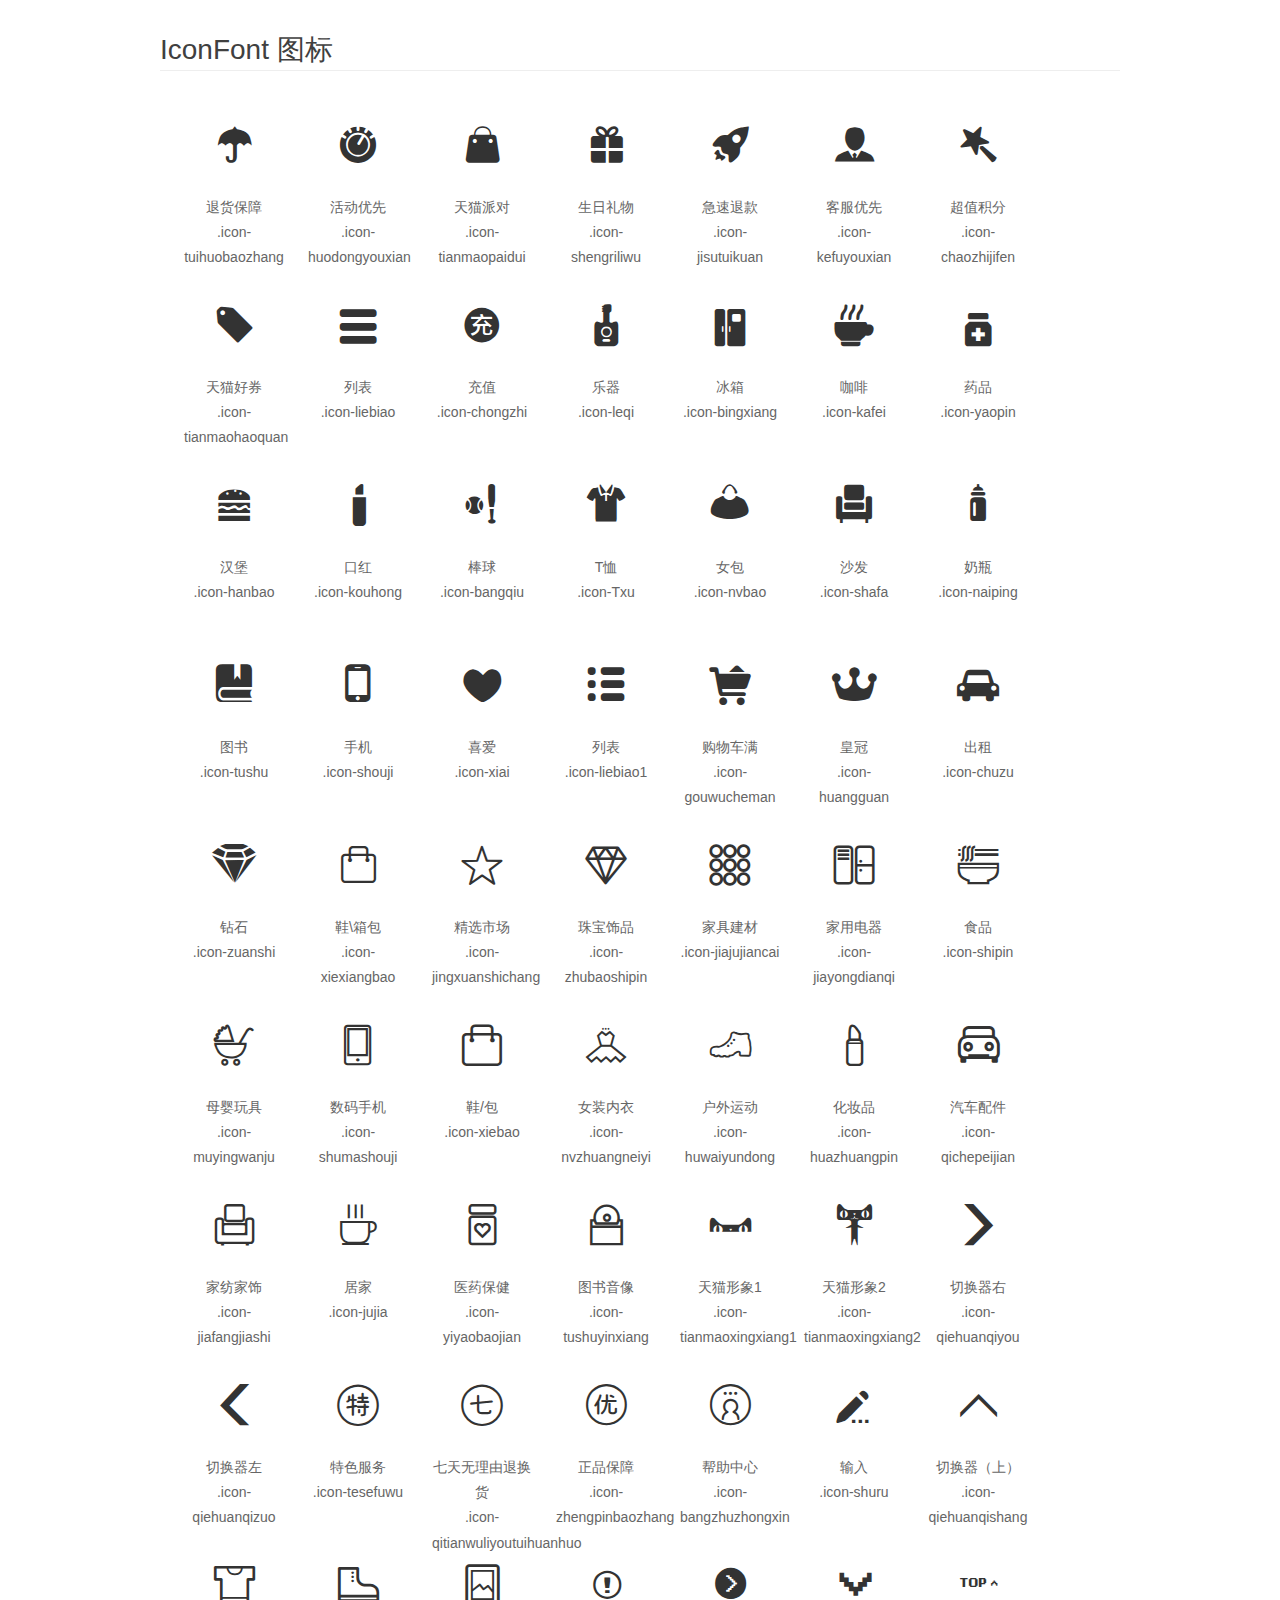
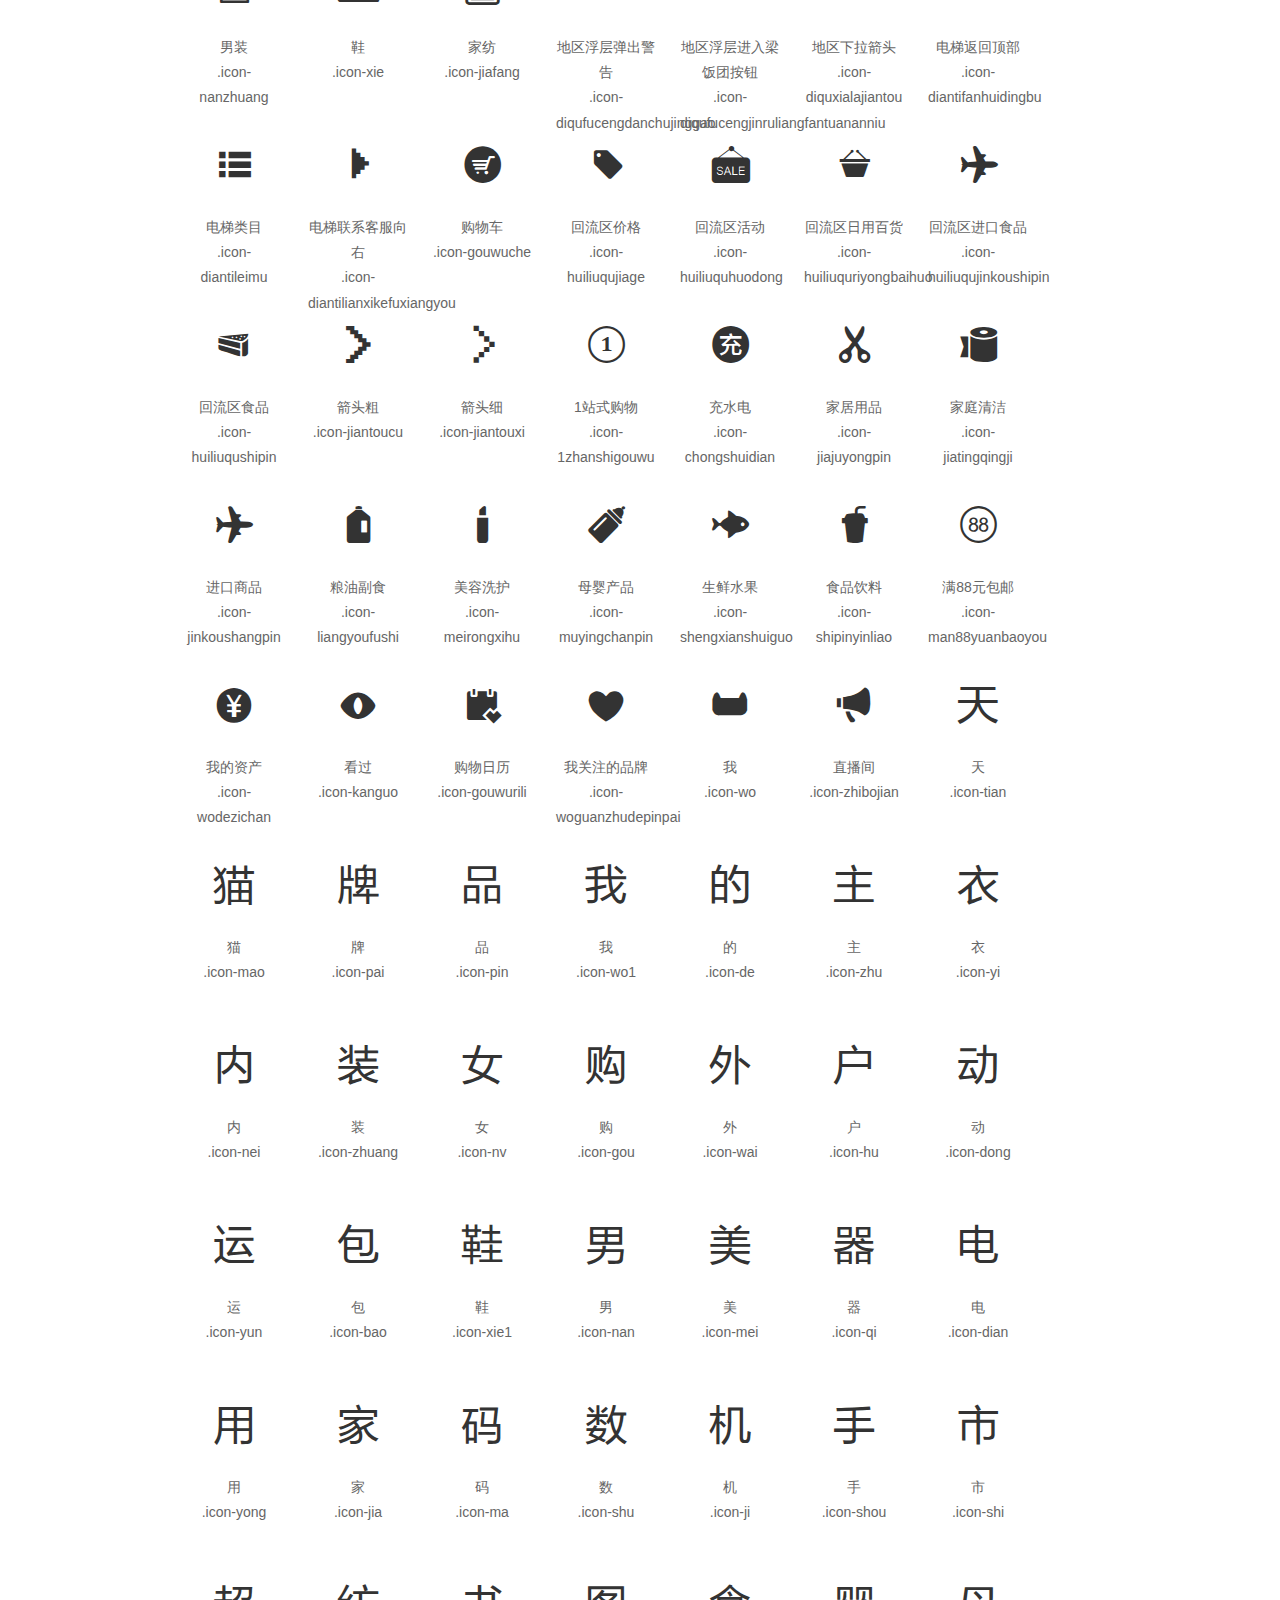
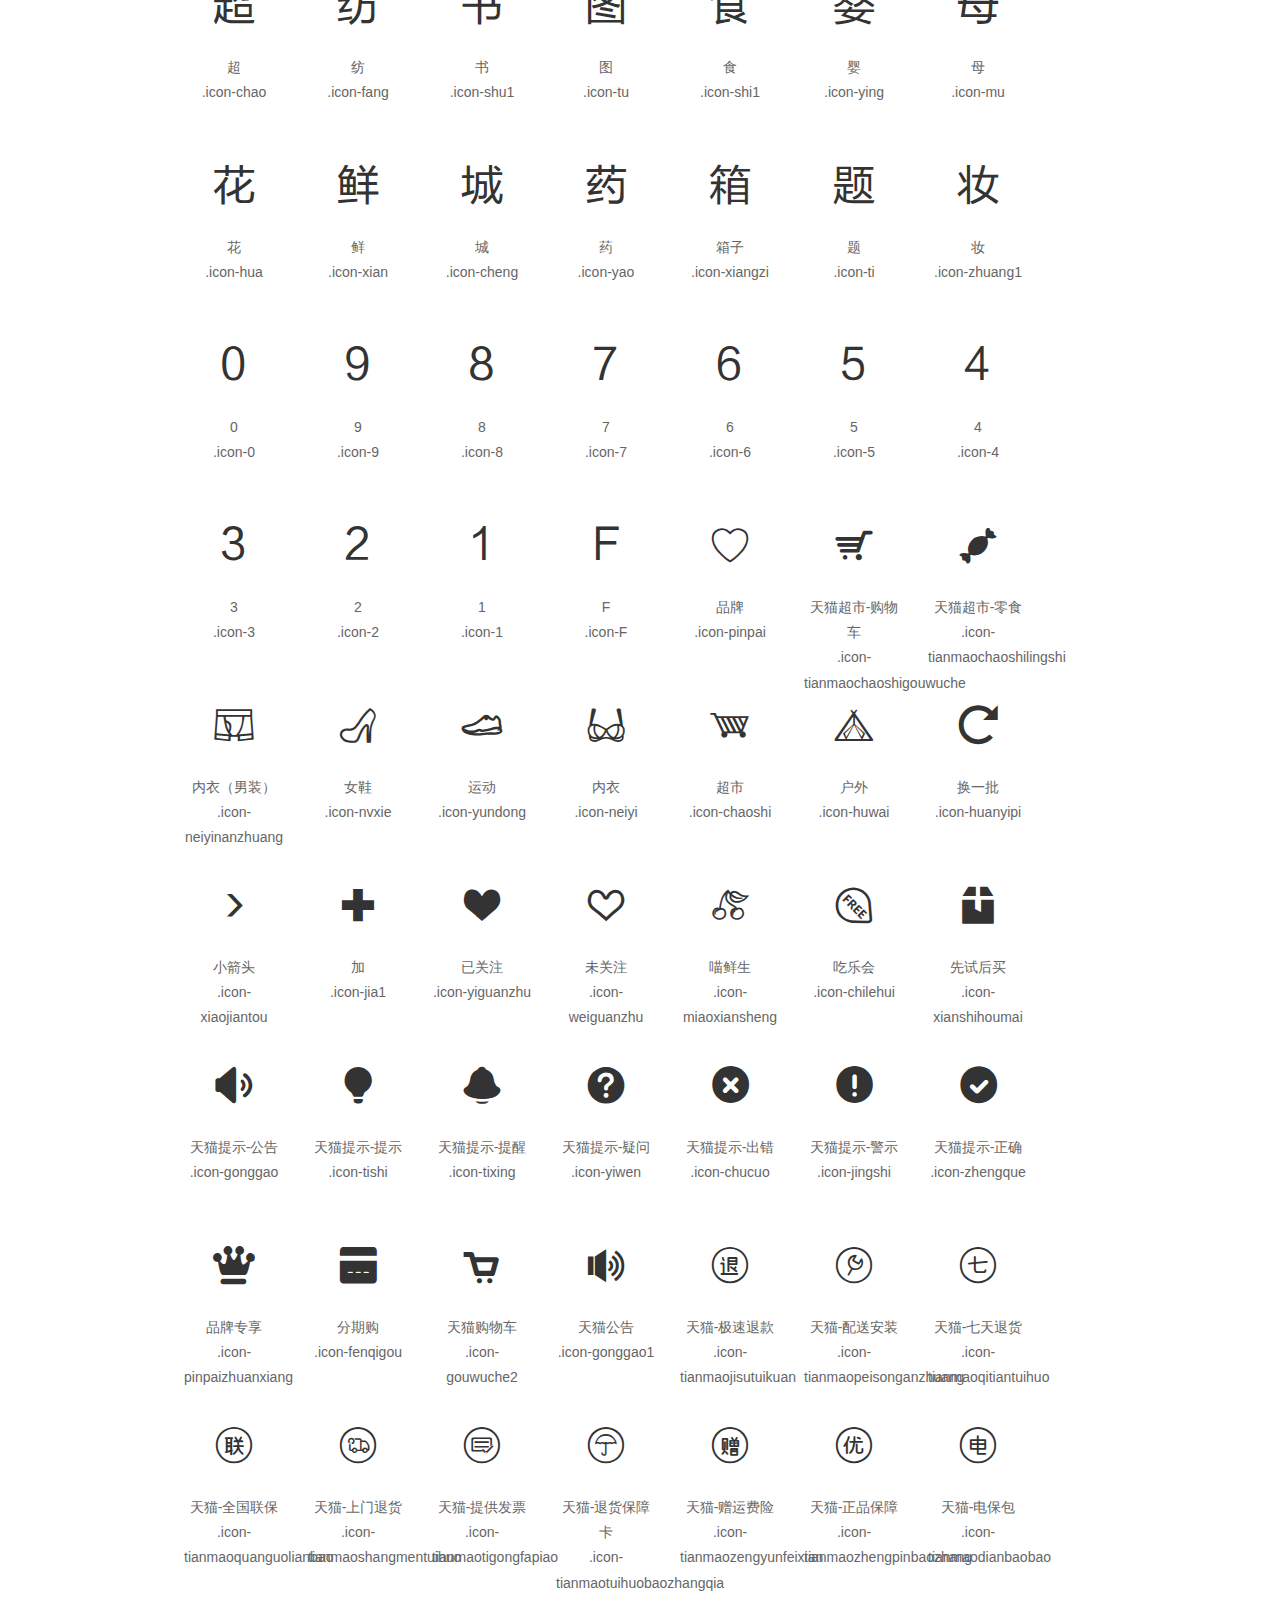
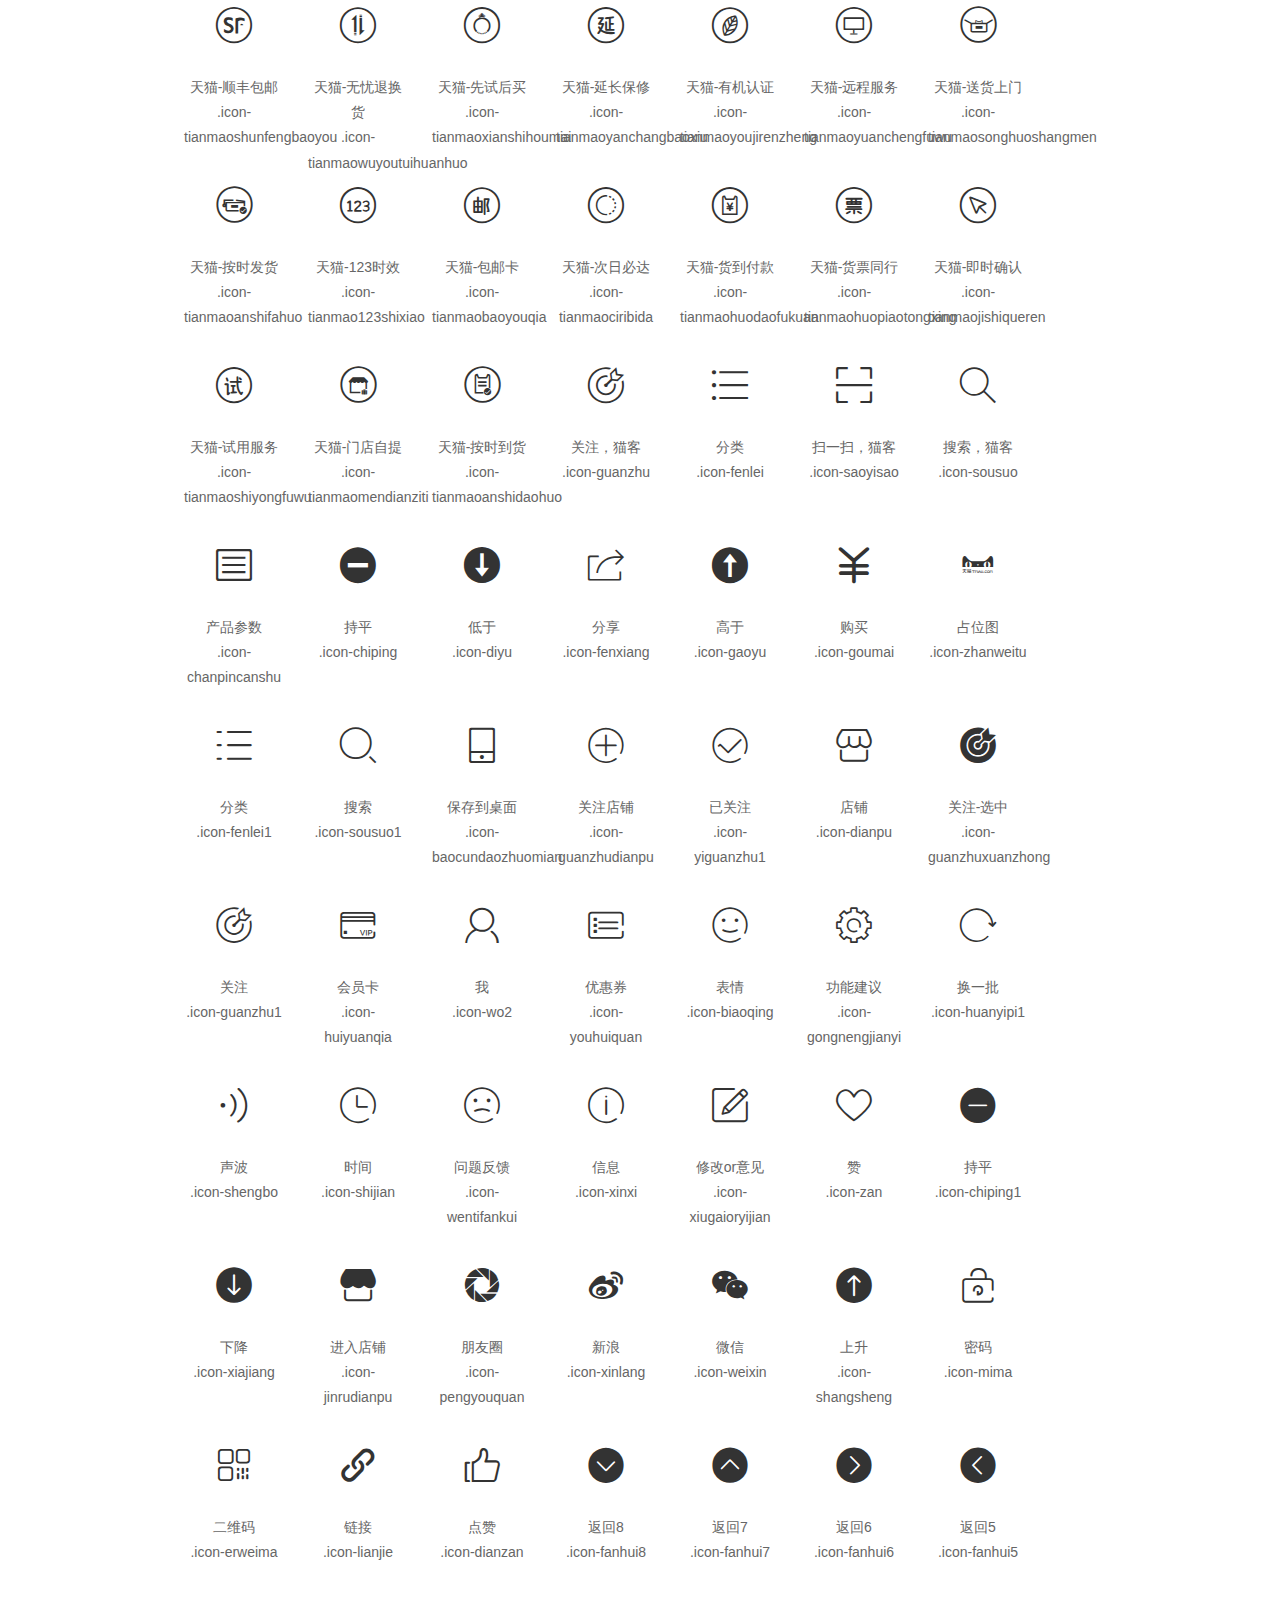
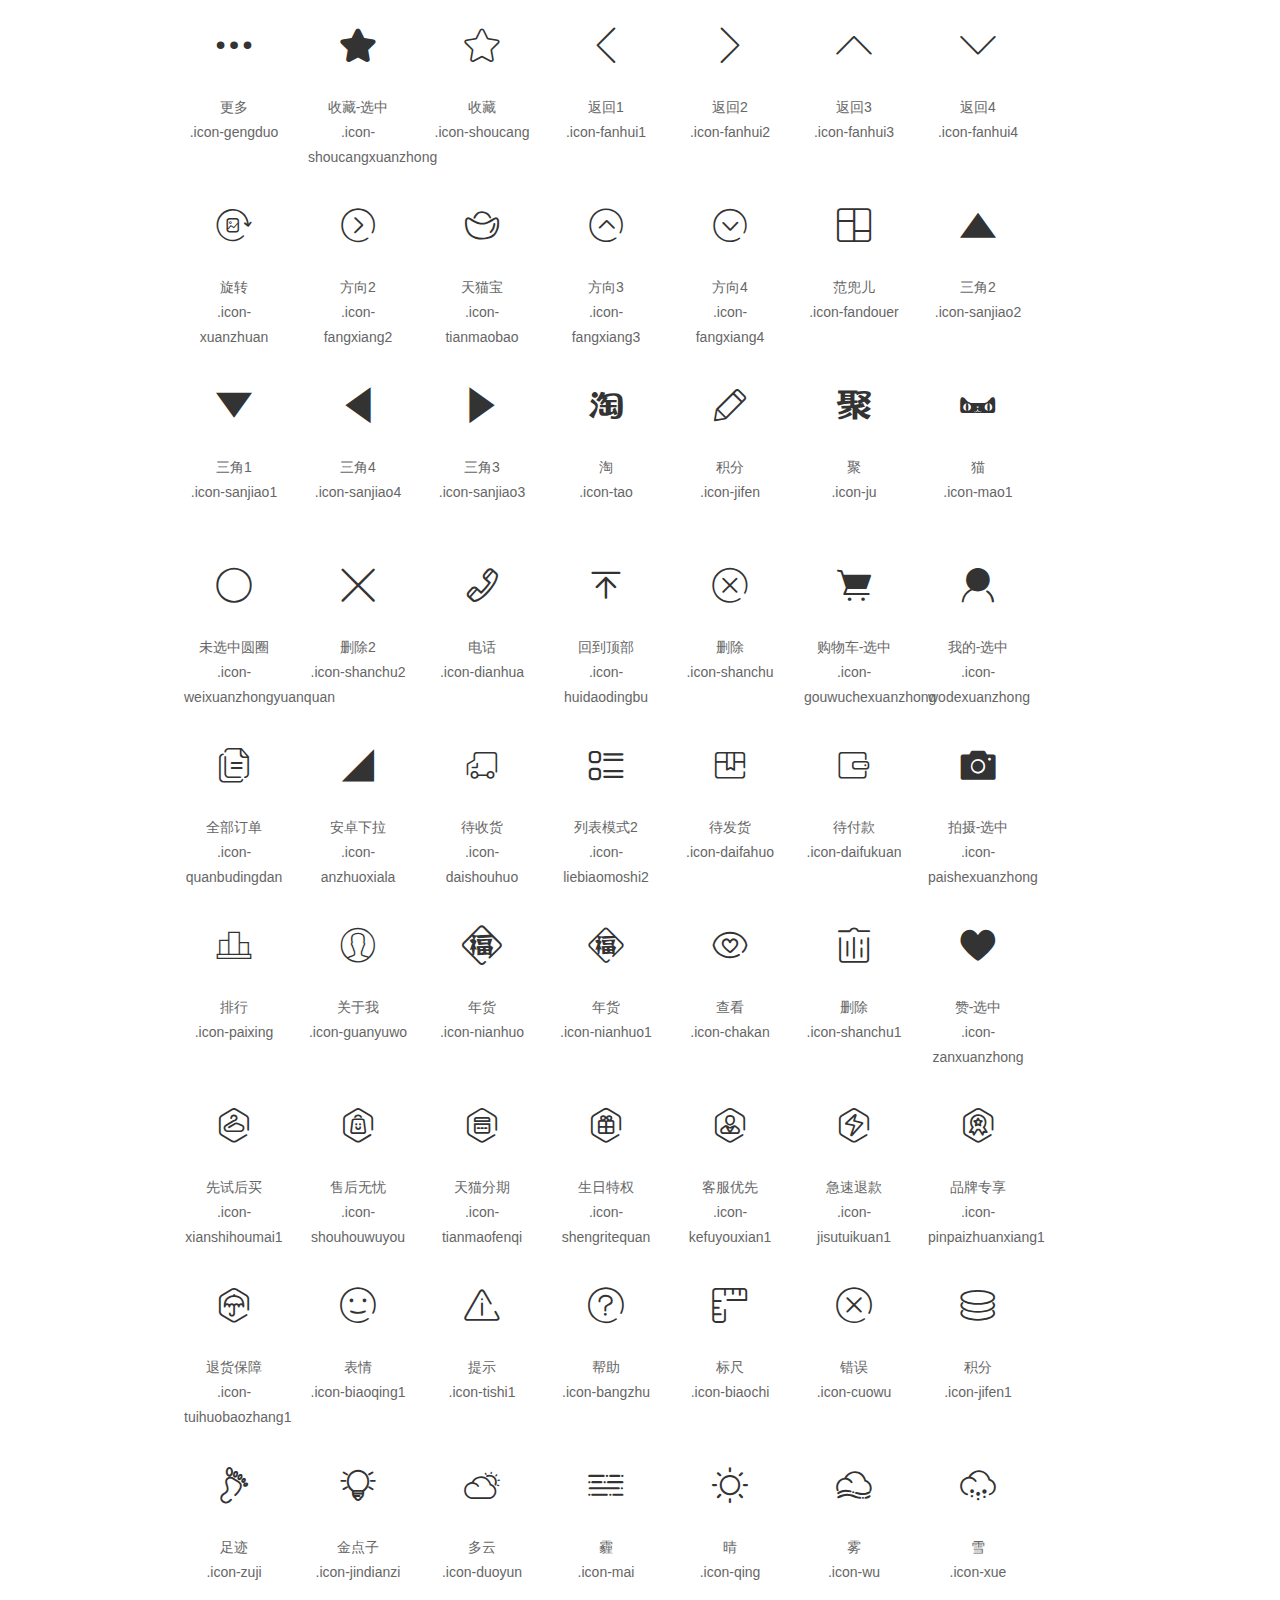
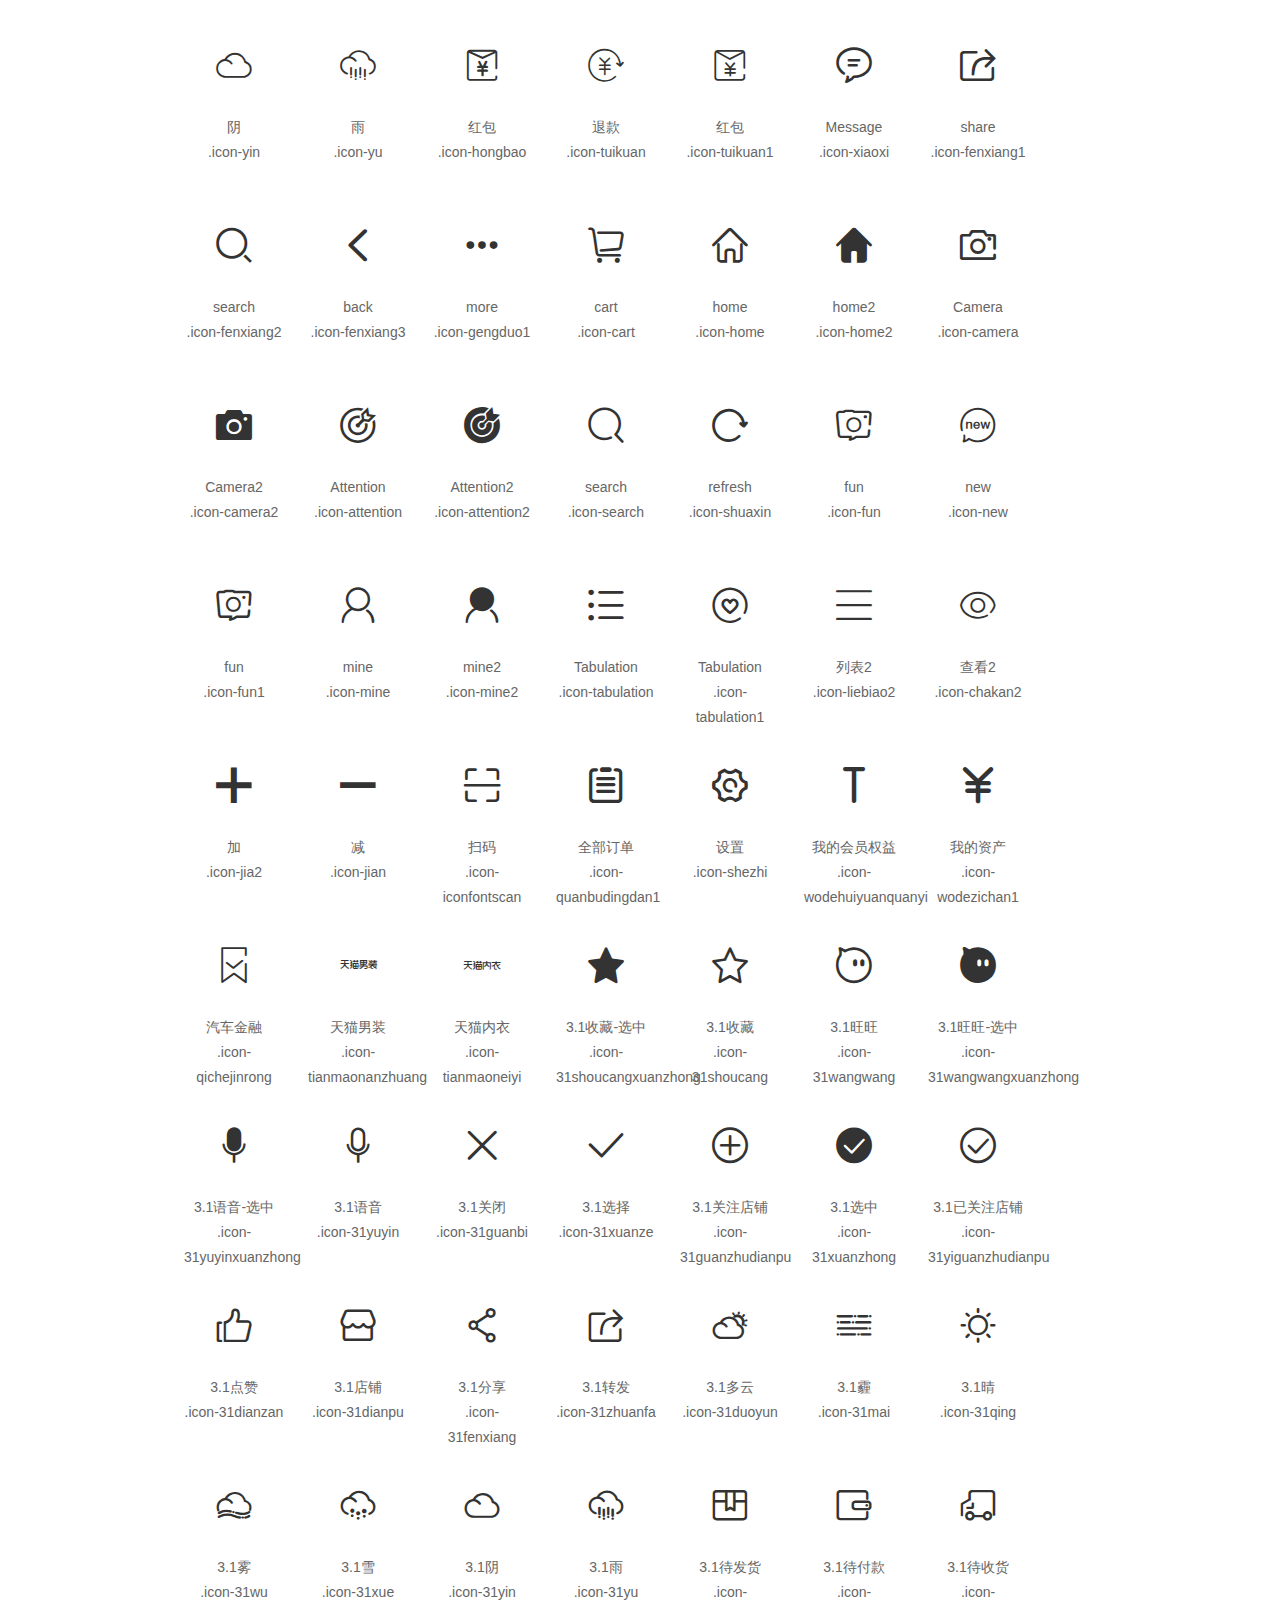
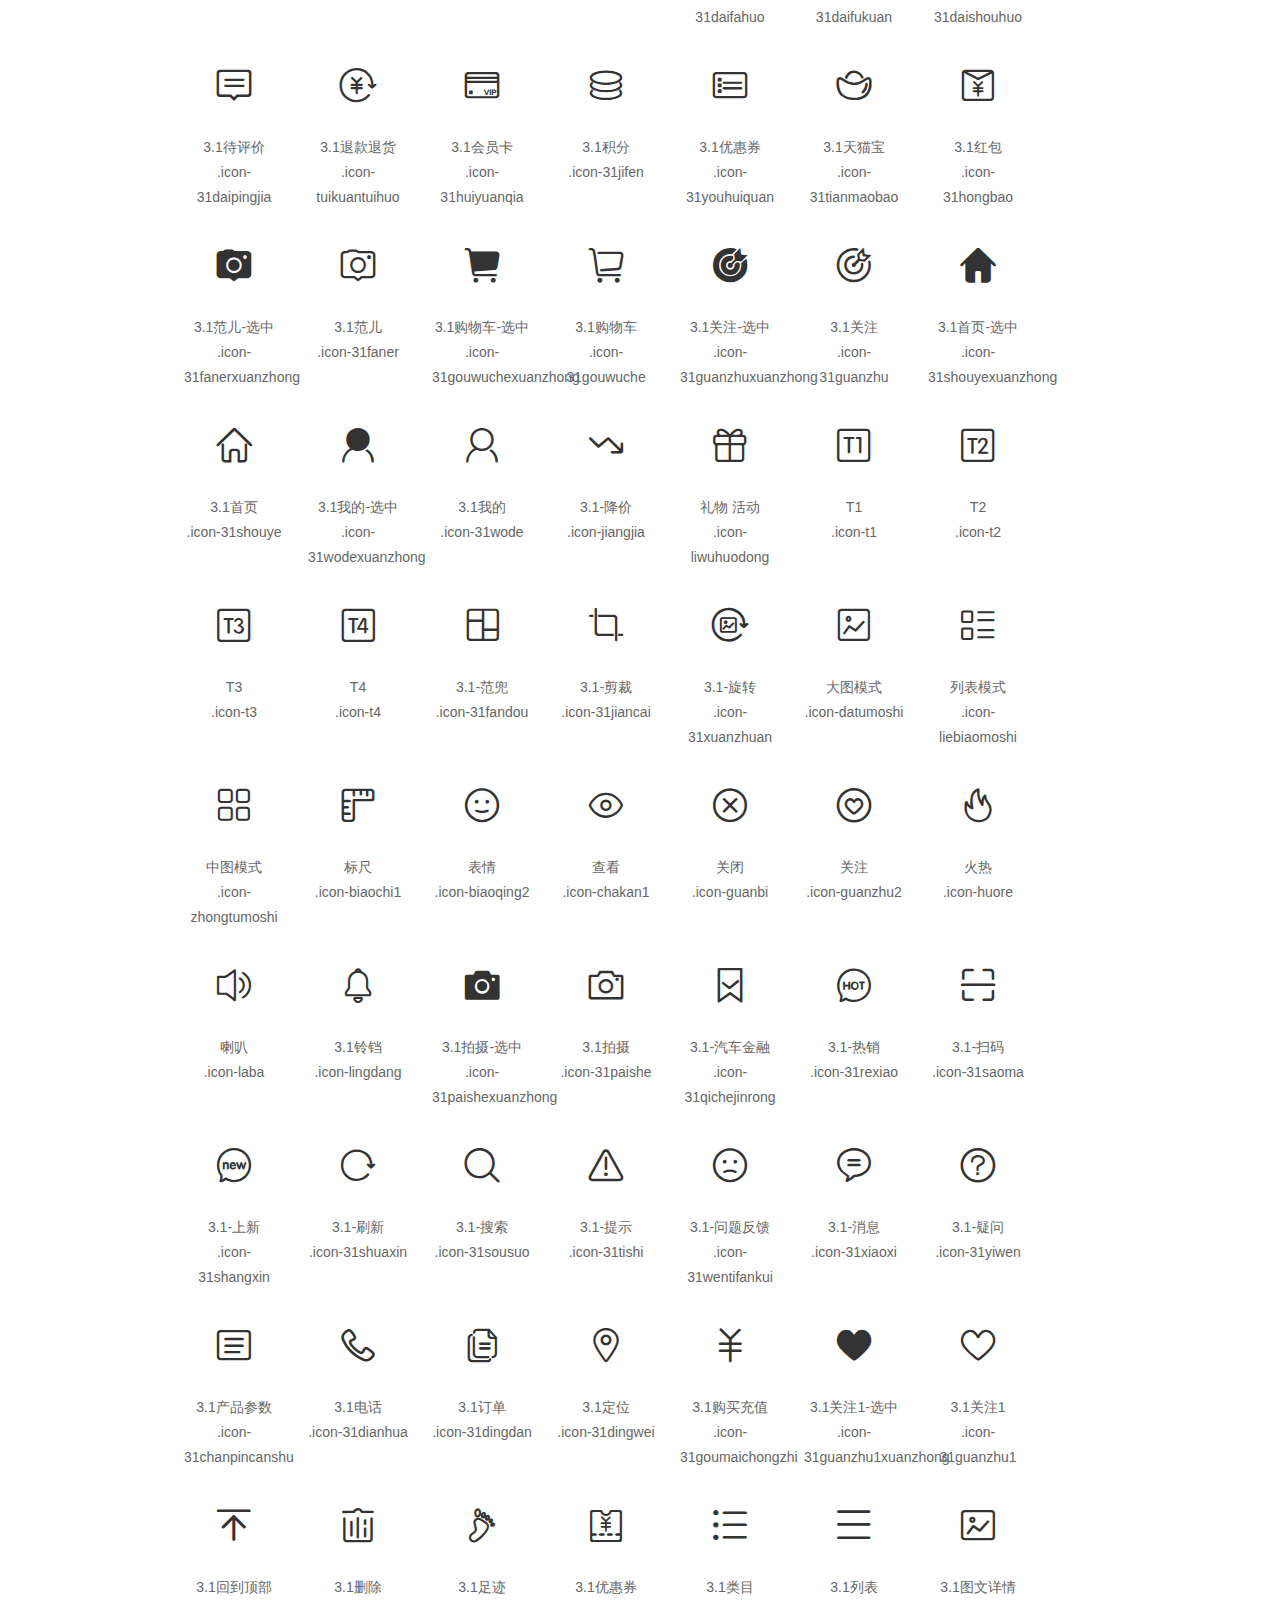
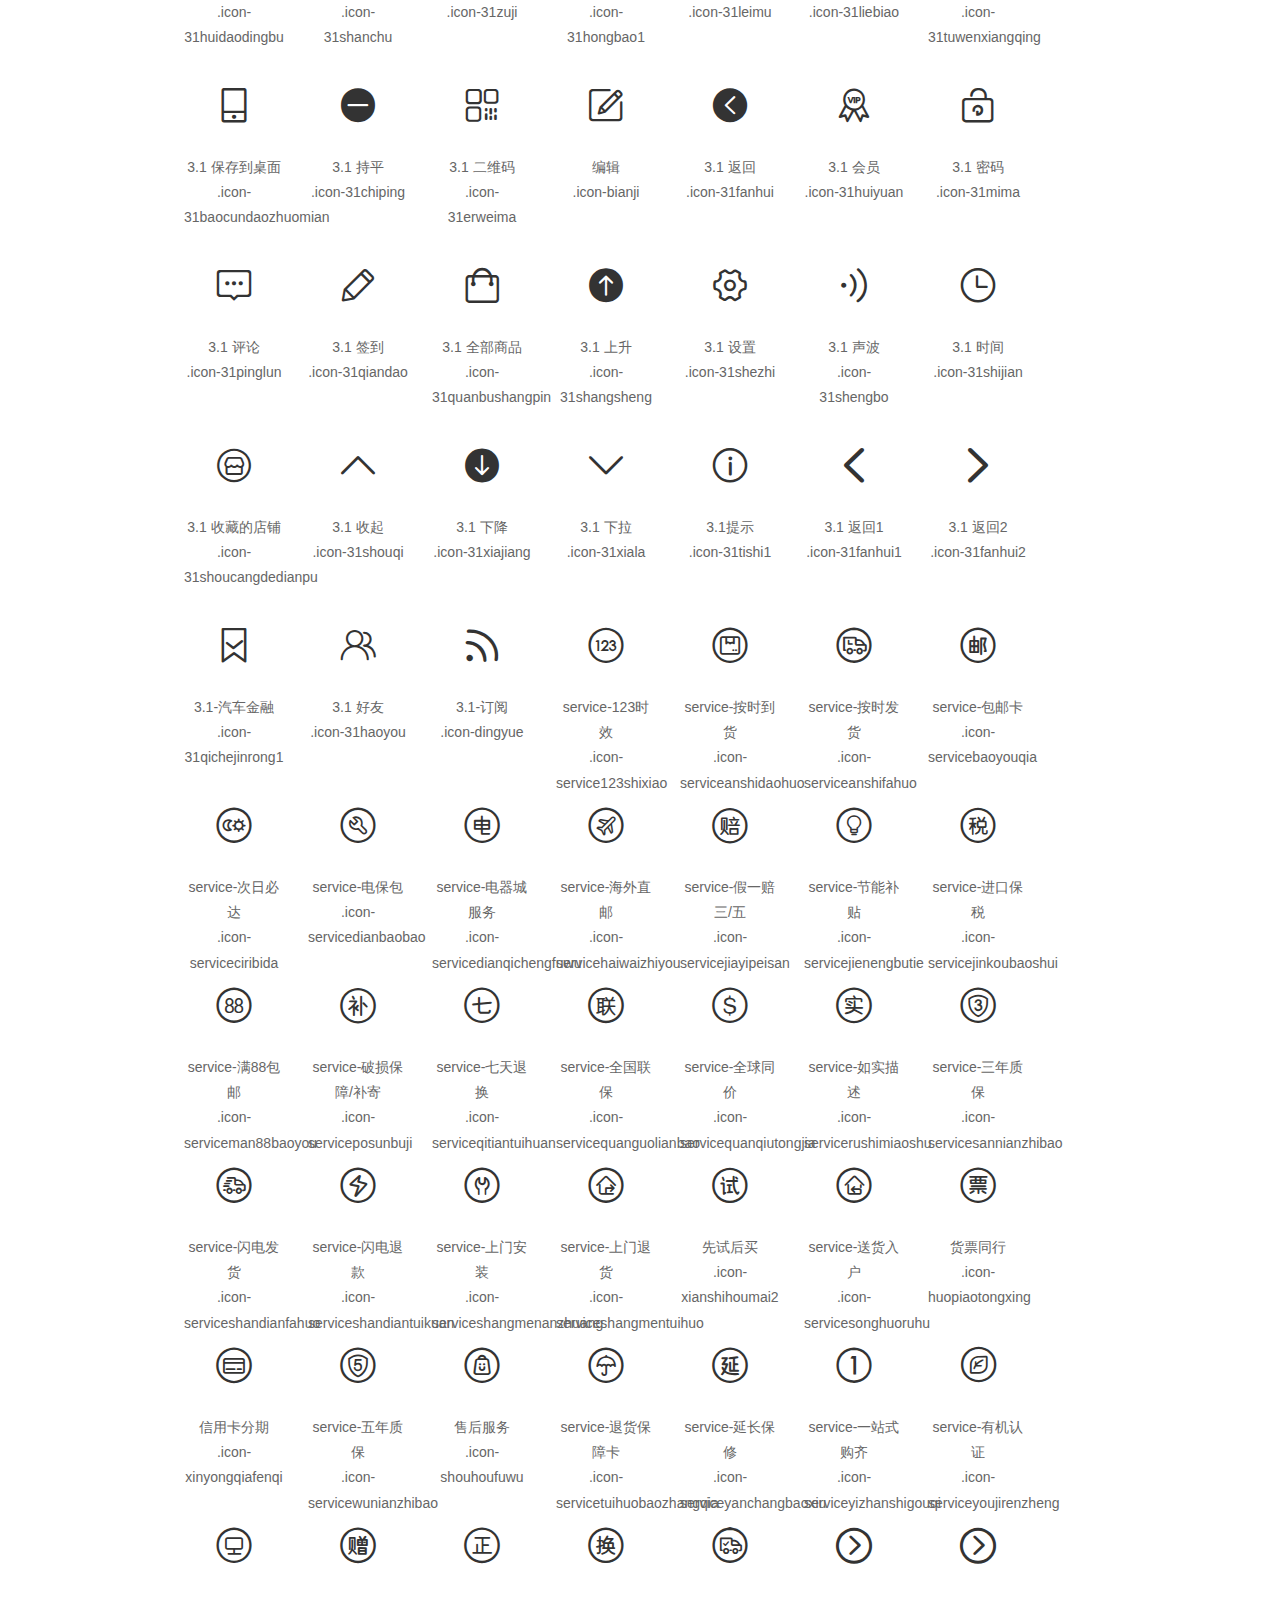
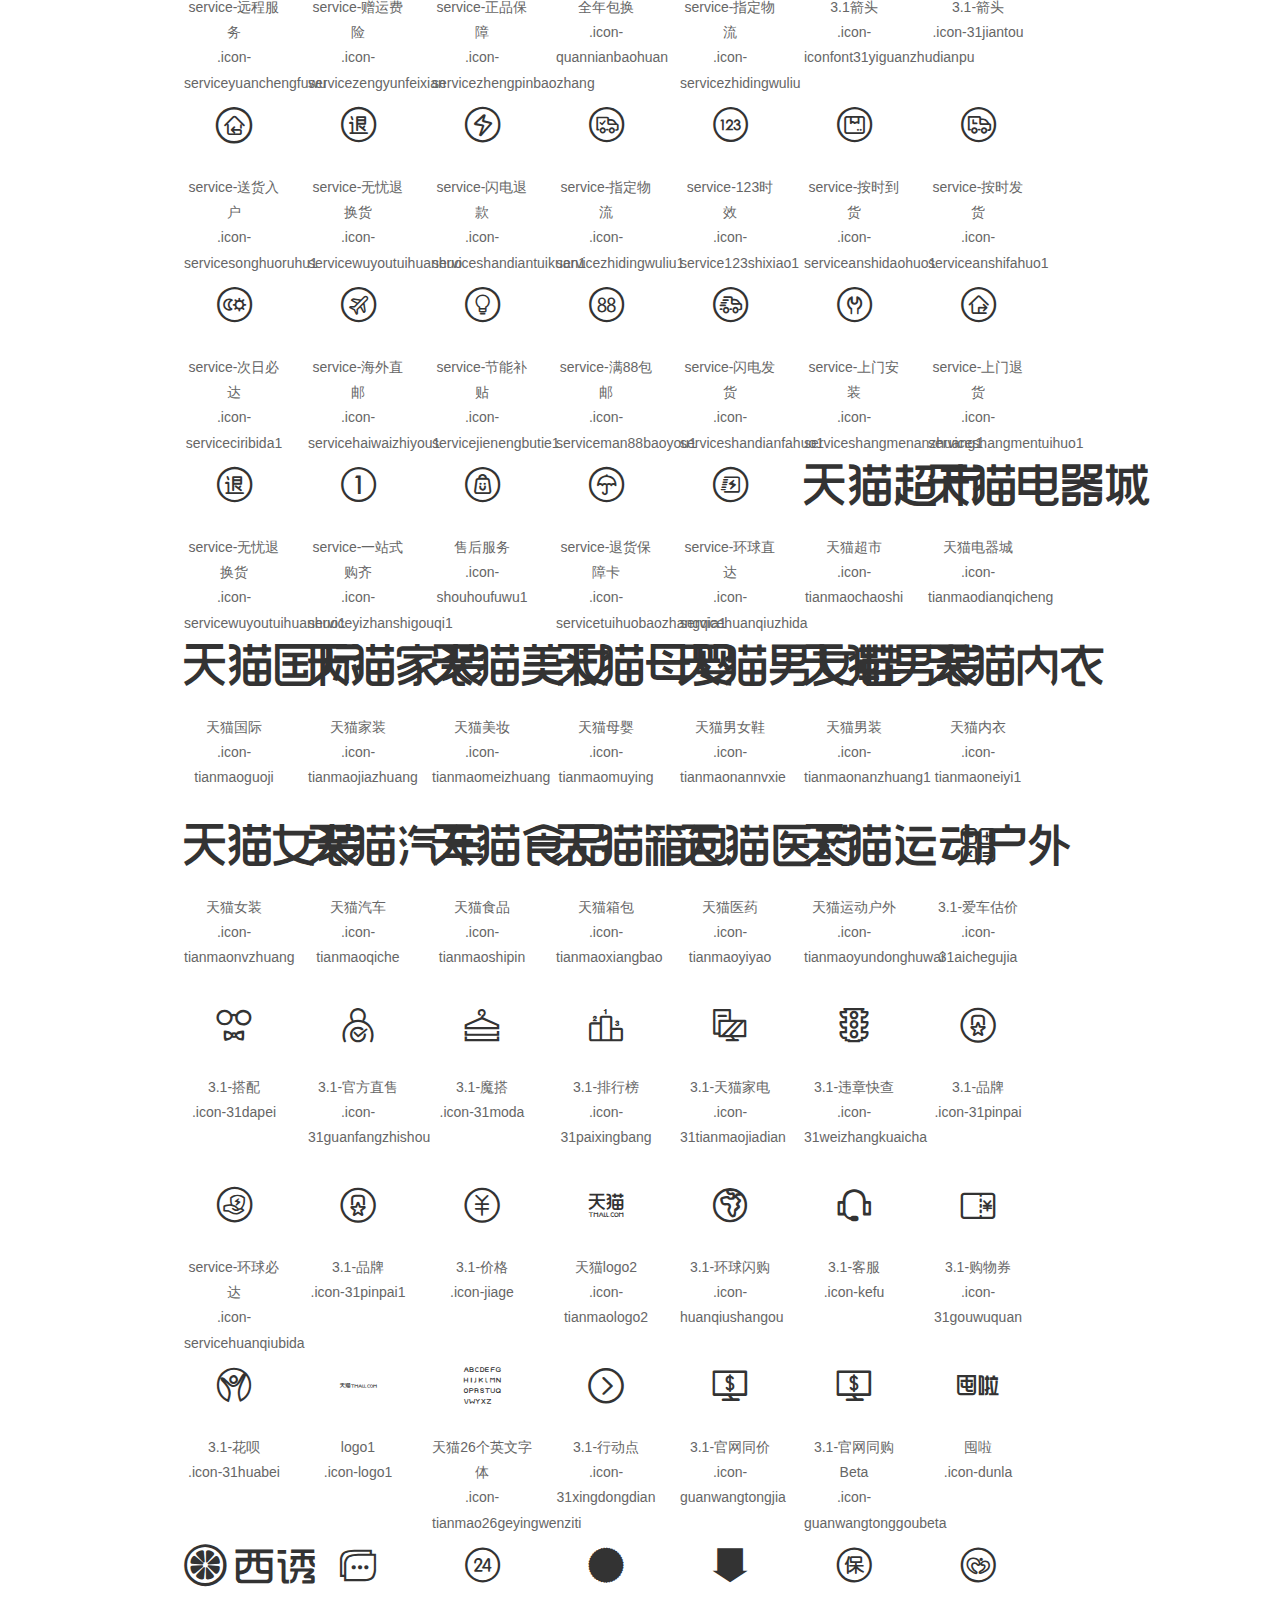
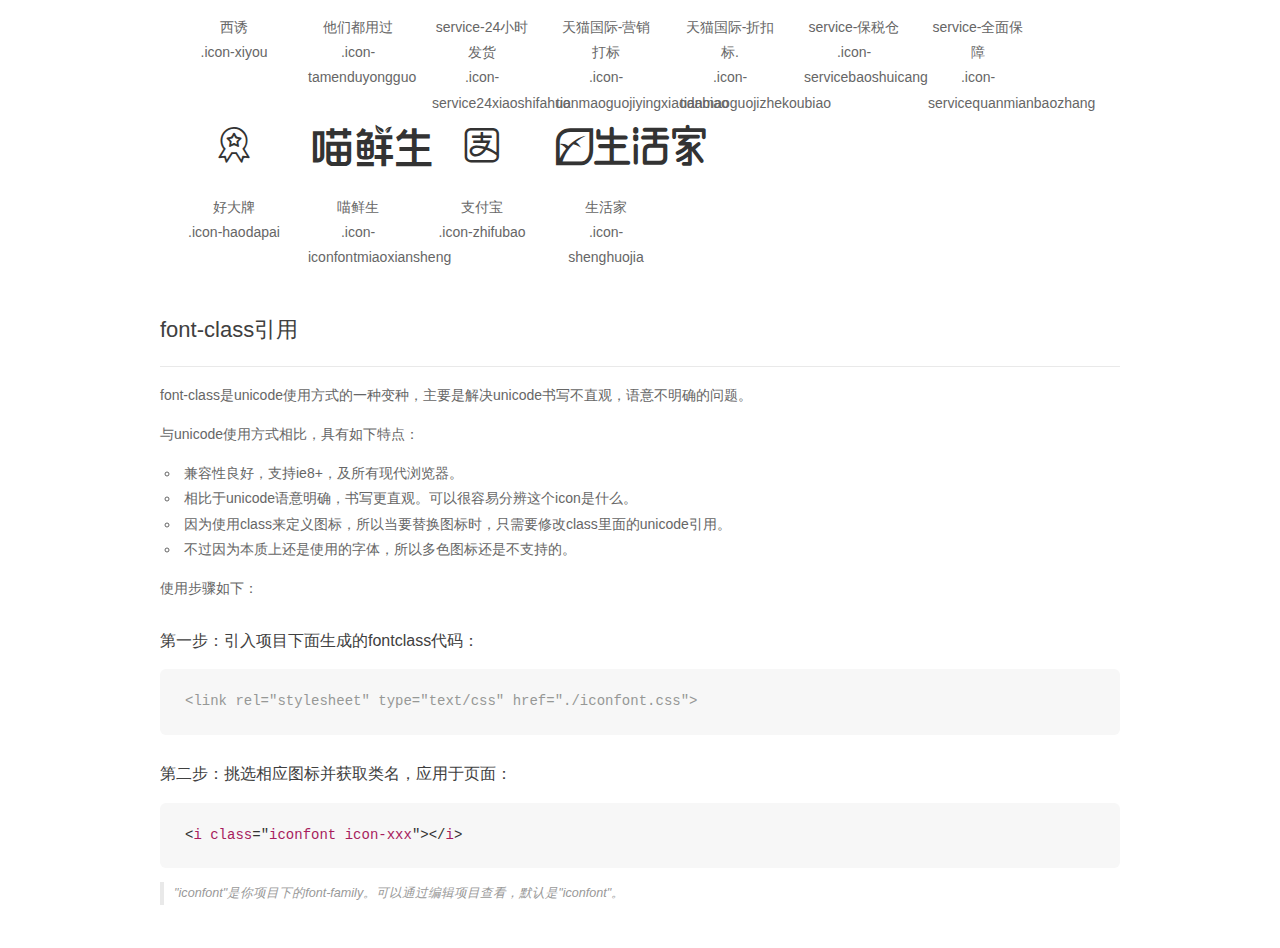
<file: 天猫/iconfont/demo_fontclass.html>
<!DOCTYPE html>
<html>
<head>
    <meta charset="utf-8"/>
    <title>IconFont</title>
    <link rel="stylesheet" href="demo.css">
    <link rel="stylesheet" href="iconfont.css">
</head>
<body>
    <div class="main markdown">
        <h1>IconFont 图标</h1>
        <ul class="icon_lists clear">
            
                <li>
                <i class="icon iconfont icon-tuihuobaozhang"></i>
                    <div class="name">退货保障</div>
                    <div class="fontclass">.icon-tuihuobaozhang</div>
                </li>
            
                <li>
                <i class="icon iconfont icon-huodongyouxian"></i>
                    <div class="name">活动优先</div>
                    <div class="fontclass">.icon-huodongyouxian</div>
                </li>
            
                <li>
                <i class="icon iconfont icon-tianmaopaidui"></i>
                    <div class="name">天猫派对</div>
                    <div class="fontclass">.icon-tianmaopaidui</div>
                </li>
            
                <li>
                <i class="icon iconfont icon-shengriliwu"></i>
                    <div class="name">生日礼物</div>
                    <div class="fontclass">.icon-shengriliwu</div>
                </li>
            
                <li>
                <i class="icon iconfont icon-jisutuikuan"></i>
                    <div class="name">急速退款</div>
                    <div class="fontclass">.icon-jisutuikuan</div>
                </li>
            
                <li>
                <i class="icon iconfont icon-kefuyouxian"></i>
                    <div class="name">客服优先</div>
                    <div class="fontclass">.icon-kefuyouxian</div>
                </li>
            
                <li>
                <i class="icon iconfont icon-chaozhijifen"></i>
                    <div class="name">超值积分</div>
                    <div class="fontclass">.icon-chaozhijifen</div>
                </li>
            
                <li>
                <i class="icon iconfont icon-tianmaohaoquan"></i>
                    <div class="name">天猫好券</div>
                    <div class="fontclass">.icon-tianmaohaoquan</div>
                </li>
            
                <li>
                <i class="icon iconfont icon-liebiao"></i>
                    <div class="name">列表</div>
                    <div class="fontclass">.icon-liebiao</div>
                </li>
            
                <li>
                <i class="icon iconfont icon-chongzhi"></i>
                    <div class="name">充值</div>
                    <div class="fontclass">.icon-chongzhi</div>
                </li>
            
                <li>
                <i class="icon iconfont icon-leqi"></i>
                    <div class="name">乐器</div>
                    <div class="fontclass">.icon-leqi</div>
                </li>
            
                <li>
                <i class="icon iconfont icon-bingxiang"></i>
                    <div class="name">冰箱</div>
                    <div class="fontclass">.icon-bingxiang</div>
                </li>
            
                <li>
                <i class="icon iconfont icon-kafei"></i>
                    <div class="name">咖啡</div>
                    <div class="fontclass">.icon-kafei</div>
                </li>
            
                <li>
                <i class="icon iconfont icon-yaopin"></i>
                    <div class="name">药品</div>
                    <div class="fontclass">.icon-yaopin</div>
                </li>
            
                <li>
                <i class="icon iconfont icon-hanbao"></i>
                    <div class="name">汉堡</div>
                    <div class="fontclass">.icon-hanbao</div>
                </li>
            
                <li>
                <i class="icon iconfont icon-kouhong"></i>
                    <div class="name">口红</div>
                    <div class="fontclass">.icon-kouhong</div>
                </li>
            
                <li>
                <i class="icon iconfont icon-bangqiu"></i>
                    <div class="name">棒球</div>
                    <div class="fontclass">.icon-bangqiu</div>
                </li>
            
                <li>
                <i class="icon iconfont icon-Txu"></i>
                    <div class="name">T恤</div>
                    <div class="fontclass">.icon-Txu</div>
                </li>
            
                <li>
                <i class="icon iconfont icon-nvbao"></i>
                    <div class="name">女包</div>
                    <div class="fontclass">.icon-nvbao</div>
                </li>
            
                <li>
                <i class="icon iconfont icon-shafa"></i>
                    <div class="name">沙发</div>
                    <div class="fontclass">.icon-shafa</div>
                </li>
            
                <li>
                <i class="icon iconfont icon-naiping"></i>
                    <div class="name">奶瓶</div>
                    <div class="fontclass">.icon-naiping</div>
                </li>
            
                <li>
                <i class="icon iconfont icon-tushu"></i>
                    <div class="name">图书</div>
                    <div class="fontclass">.icon-tushu</div>
                </li>
            
                <li>
                <i class="icon iconfont icon-shouji"></i>
                    <div class="name">手机</div>
                    <div class="fontclass">.icon-shouji</div>
                </li>
            
                <li>
                <i class="icon iconfont icon-xiai"></i>
                    <div class="name">喜爱</div>
                    <div class="fontclass">.icon-xiai</div>
                </li>
            
                <li>
                <i class="icon iconfont icon-liebiao1"></i>
                    <div class="name">列表</div>
                    <div class="fontclass">.icon-liebiao1</div>
                </li>
            
                <li>
                <i class="icon iconfont icon-gouwucheman"></i>
                    <div class="name">购物车满</div>
                    <div class="fontclass">.icon-gouwucheman</div>
                </li>
            
                <li>
                <i class="icon iconfont icon-huangguan"></i>
                    <div class="name">皇冠</div>
                    <div class="fontclass">.icon-huangguan</div>
                </li>
            
                <li>
                <i class="icon iconfont icon-chuzu"></i>
                    <div class="name">出租</div>
                    <div class="fontclass">.icon-chuzu</div>
                </li>
            
                <li>
                <i class="icon iconfont icon-zuanshi"></i>
                    <div class="name">钻石</div>
                    <div class="fontclass">.icon-zuanshi</div>
                </li>
            
                <li>
                <i class="icon iconfont icon-xiexiangbao"></i>
                    <div class="name">鞋\箱包</div>
                    <div class="fontclass">.icon-xiexiangbao</div>
                </li>
            
                <li>
                <i class="icon iconfont icon-jingxuanshichang"></i>
                    <div class="name">精选市场</div>
                    <div class="fontclass">.icon-jingxuanshichang</div>
                </li>
            
                <li>
                <i class="icon iconfont icon-zhubaoshipin"></i>
                    <div class="name">珠宝饰品</div>
                    <div class="fontclass">.icon-zhubaoshipin</div>
                </li>
            
                <li>
                <i class="icon iconfont icon-jiajujiancai"></i>
                    <div class="name">家具建材</div>
                    <div class="fontclass">.icon-jiajujiancai</div>
                </li>
            
                <li>
                <i class="icon iconfont icon-jiayongdianqi"></i>
                    <div class="name">家用电器</div>
                    <div class="fontclass">.icon-jiayongdianqi</div>
                </li>
            
                <li>
                <i class="icon iconfont icon-shipin"></i>
                    <div class="name">食品</div>
                    <div class="fontclass">.icon-shipin</div>
                </li>
            
                <li>
                <i class="icon iconfont icon-muyingwanju"></i>
                    <div class="name">母婴玩具</div>
                    <div class="fontclass">.icon-muyingwanju</div>
                </li>
            
                <li>
                <i class="icon iconfont icon-shumashouji"></i>
                    <div class="name">数码手机</div>
                    <div class="fontclass">.icon-shumashouji</div>
                </li>
            
                <li>
                <i class="icon iconfont icon-xiebao"></i>
                    <div class="name">鞋/包</div>
                    <div class="fontclass">.icon-xiebao</div>
                </li>
            
                <li>
                <i class="icon iconfont icon-nvzhuangneiyi"></i>
                    <div class="name">女装内衣</div>
                    <div class="fontclass">.icon-nvzhuangneiyi</div>
                </li>
            
                <li>
                <i class="icon iconfont icon-huwaiyundong"></i>
                    <div class="name">户外运动</div>
                    <div class="fontclass">.icon-huwaiyundong</div>
                </li>
            
                <li>
                <i class="icon iconfont icon-huazhuangpin"></i>
                    <div class="name">化妆品</div>
                    <div class="fontclass">.icon-huazhuangpin</div>
                </li>
            
                <li>
                <i class="icon iconfont icon-qichepeijian"></i>
                    <div class="name">汽车配件</div>
                    <div class="fontclass">.icon-qichepeijian</div>
                </li>
            
                <li>
                <i class="icon iconfont icon-jiafangjiashi"></i>
                    <div class="name">家纺家饰</div>
                    <div class="fontclass">.icon-jiafangjiashi</div>
                </li>
            
                <li>
                <i class="icon iconfont icon-jujia"></i>
                    <div class="name">居家</div>
                    <div class="fontclass">.icon-jujia</div>
                </li>
            
                <li>
                <i class="icon iconfont icon-yiyaobaojian"></i>
                    <div class="name">医药保健</div>
                    <div class="fontclass">.icon-yiyaobaojian</div>
                </li>
            
                <li>
                <i class="icon iconfont icon-tushuyinxiang"></i>
                    <div class="name">图书音像</div>
                    <div class="fontclass">.icon-tushuyinxiang</div>
                </li>
            
                <li>
                <i class="icon iconfont icon-tianmaoxingxiang1"></i>
                    <div class="name">天猫形象1</div>
                    <div class="fontclass">.icon-tianmaoxingxiang1</div>
                </li>
            
                <li>
                <i class="icon iconfont icon-tianmaoxingxiang2"></i>
                    <div class="name">天猫形象2</div>
                    <div class="fontclass">.icon-tianmaoxingxiang2</div>
                </li>
            
                <li>
                <i class="icon iconfont icon-qiehuanqiyou"></i>
                    <div class="name">切换器右</div>
                    <div class="fontclass">.icon-qiehuanqiyou</div>
                </li>
            
                <li>
                <i class="icon iconfont icon-qiehuanqizuo"></i>
                    <div class="name">切换器左</div>
                    <div class="fontclass">.icon-qiehuanqizuo</div>
                </li>
            
                <li>
                <i class="icon iconfont icon-tesefuwu"></i>
                    <div class="name">特色服务</div>
                    <div class="fontclass">.icon-tesefuwu</div>
                </li>
            
                <li>
                <i class="icon iconfont icon-qitianwuliyoutuihuanhuo"></i>
                    <div class="name">七天无理由退换货</div>
                    <div class="fontclass">.icon-qitianwuliyoutuihuanhuo</div>
                </li>
            
                <li>
                <i class="icon iconfont icon-zhengpinbaozhang"></i>
                    <div class="name">正品保障</div>
                    <div class="fontclass">.icon-zhengpinbaozhang</div>
                </li>
            
                <li>
                <i class="icon iconfont icon-bangzhuzhongxin"></i>
                    <div class="name">帮助中心</div>
                    <div class="fontclass">.icon-bangzhuzhongxin</div>
                </li>
            
                <li>
                <i class="icon iconfont icon-shuru"></i>
                    <div class="name">输入</div>
                    <div class="fontclass">.icon-shuru</div>
                </li>
            
                <li>
                <i class="icon iconfont icon-qiehuanqishang"></i>
                    <div class="name">切换器（上）</div>
                    <div class="fontclass">.icon-qiehuanqishang</div>
                </li>
            
                <li>
                <i class="icon iconfont icon-nanzhuang"></i>
                    <div class="name">男装</div>
                    <div class="fontclass">.icon-nanzhuang</div>
                </li>
            
                <li>
                <i class="icon iconfont icon-xie"></i>
                    <div class="name">鞋</div>
                    <div class="fontclass">.icon-xie</div>
                </li>
            
                <li>
                <i class="icon iconfont icon-jiafang"></i>
                    <div class="name">家纺</div>
                    <div class="fontclass">.icon-jiafang</div>
                </li>
            
                <li>
                <i class="icon iconfont icon-diqufucengdanchujinggao"></i>
                    <div class="name">地区浮层弹出警告</div>
                    <div class="fontclass">.icon-diqufucengdanchujinggao</div>
                </li>
            
                <li>
                <i class="icon iconfont icon-diqufucengjinruliangfantuananniu"></i>
                    <div class="name">地区浮层进入梁饭团按钮</div>
                    <div class="fontclass">.icon-diqufucengjinruliangfantuananniu</div>
                </li>
            
                <li>
                <i class="icon iconfont icon-diquxialajiantou"></i>
                    <div class="name">地区下拉箭头</div>
                    <div class="fontclass">.icon-diquxialajiantou</div>
                </li>
            
                <li>
                <i class="icon iconfont icon-diantifanhuidingbu"></i>
                    <div class="name">电梯返回顶部</div>
                    <div class="fontclass">.icon-diantifanhuidingbu</div>
                </li>
            
                <li>
                <i class="icon iconfont icon-diantileimu"></i>
                    <div class="name">电梯类目</div>
                    <div class="fontclass">.icon-diantileimu</div>
                </li>
            
                <li>
                <i class="icon iconfont icon-diantilianxikefuxiangyou"></i>
                    <div class="name">电梯联系客服向右</div>
                    <div class="fontclass">.icon-diantilianxikefuxiangyou</div>
                </li>
            
                <li>
                <i class="icon iconfont icon-gouwuche"></i>
                    <div class="name">购物车</div>
                    <div class="fontclass">.icon-gouwuche</div>
                </li>
            
                <li>
                <i class="icon iconfont icon-huiliuqujiage"></i>
                    <div class="name">回流区价格</div>
                    <div class="fontclass">.icon-huiliuqujiage</div>
                </li>
            
                <li>
                <i class="icon iconfont icon-huiliuquhuodong"></i>
                    <div class="name">回流区活动</div>
                    <div class="fontclass">.icon-huiliuquhuodong</div>
                </li>
            
                <li>
                <i class="icon iconfont icon-huiliuquriyongbaihuo"></i>
                    <div class="name">回流区日用百货</div>
                    <div class="fontclass">.icon-huiliuquriyongbaihuo</div>
                </li>
            
                <li>
                <i class="icon iconfont icon-huiliuqujinkoushipin"></i>
                    <div class="name">回流区进口食品</div>
                    <div class="fontclass">.icon-huiliuqujinkoushipin</div>
                </li>
            
                <li>
                <i class="icon iconfont icon-huiliuqushipin"></i>
                    <div class="name">回流区食品</div>
                    <div class="fontclass">.icon-huiliuqushipin</div>
                </li>
            
                <li>
                <i class="icon iconfont icon-jiantoucu"></i>
                    <div class="name">箭头粗</div>
                    <div class="fontclass">.icon-jiantoucu</div>
                </li>
            
                <li>
                <i class="icon iconfont icon-jiantouxi"></i>
                    <div class="name">箭头细</div>
                    <div class="fontclass">.icon-jiantouxi</div>
                </li>
            
                <li>
                <i class="icon iconfont icon-1zhanshigouwu"></i>
                    <div class="name">1站式购物</div>
                    <div class="fontclass">.icon-1zhanshigouwu</div>
                </li>
            
                <li>
                <i class="icon iconfont icon-chongshuidian"></i>
                    <div class="name">充水电</div>
                    <div class="fontclass">.icon-chongshuidian</div>
                </li>
            
                <li>
                <i class="icon iconfont icon-jiajuyongpin"></i>
                    <div class="name">家居用品</div>
                    <div class="fontclass">.icon-jiajuyongpin</div>
                </li>
            
                <li>
                <i class="icon iconfont icon-jiatingqingji"></i>
                    <div class="name">家庭清洁</div>
                    <div class="fontclass">.icon-jiatingqingji</div>
                </li>
            
                <li>
                <i class="icon iconfont icon-jinkoushangpin"></i>
                    <div class="name">进口商品</div>
                    <div class="fontclass">.icon-jinkoushangpin</div>
                </li>
            
                <li>
                <i class="icon iconfont icon-liangyoufushi"></i>
                    <div class="name">粮油副食</div>
                    <div class="fontclass">.icon-liangyoufushi</div>
                </li>
            
                <li>
                <i class="icon iconfont icon-meirongxihu"></i>
                    <div class="name">美容洗护</div>
                    <div class="fontclass">.icon-meirongxihu</div>
                </li>
            
                <li>
                <i class="icon iconfont icon-muyingchanpin"></i>
                    <div class="name">母婴产品</div>
                    <div class="fontclass">.icon-muyingchanpin</div>
                </li>
            
                <li>
                <i class="icon iconfont icon-shengxianshuiguo"></i>
                    <div class="name">生鲜水果</div>
                    <div class="fontclass">.icon-shengxianshuiguo</div>
                </li>
            
                <li>
                <i class="icon iconfont icon-shipinyinliao"></i>
                    <div class="name">食品饮料</div>
                    <div class="fontclass">.icon-shipinyinliao</div>
                </li>
            
                <li>
                <i class="icon iconfont icon-man88yuanbaoyou"></i>
                    <div class="name">满88元包邮</div>
                    <div class="fontclass">.icon-man88yuanbaoyou</div>
                </li>
            
                <li>
                <i class="icon iconfont icon-wodezichan"></i>
                    <div class="name">我的资产</div>
                    <div class="fontclass">.icon-wodezichan</div>
                </li>
            
                <li>
                <i class="icon iconfont icon-kanguo"></i>
                    <div class="name">看过</div>
                    <div class="fontclass">.icon-kanguo</div>
                </li>
            
                <li>
                <i class="icon iconfont icon-gouwurili"></i>
                    <div class="name">购物日历</div>
                    <div class="fontclass">.icon-gouwurili</div>
                </li>
            
                <li>
                <i class="icon iconfont icon-woguanzhudepinpai"></i>
                    <div class="name">我关注的品牌</div>
                    <div class="fontclass">.icon-woguanzhudepinpai</div>
                </li>
            
                <li>
                <i class="icon iconfont icon-wo"></i>
                    <div class="name">我</div>
                    <div class="fontclass">.icon-wo</div>
                </li>
            
                <li>
                <i class="icon iconfont icon-zhibojian"></i>
                    <div class="name">直播间</div>
                    <div class="fontclass">.icon-zhibojian</div>
                </li>
            
                <li>
                <i class="icon iconfont icon-tian"></i>
                    <div class="name">天</div>
                    <div class="fontclass">.icon-tian</div>
                </li>
            
                <li>
                <i class="icon iconfont icon-mao"></i>
                    <div class="name">猫</div>
                    <div class="fontclass">.icon-mao</div>
                </li>
            
                <li>
                <i class="icon iconfont icon-pai"></i>
                    <div class="name">牌</div>
                    <div class="fontclass">.icon-pai</div>
                </li>
            
                <li>
                <i class="icon iconfont icon-pin"></i>
                    <div class="name">品</div>
                    <div class="fontclass">.icon-pin</div>
                </li>
            
                <li>
                <i class="icon iconfont icon-wo1"></i>
                    <div class="name">我</div>
                    <div class="fontclass">.icon-wo1</div>
                </li>
            
                <li>
                <i class="icon iconfont icon-de"></i>
                    <div class="name">的</div>
                    <div class="fontclass">.icon-de</div>
                </li>
            
                <li>
                <i class="icon iconfont icon-zhu"></i>
                    <div class="name">主</div>
                    <div class="fontclass">.icon-zhu</div>
                </li>
            
                <li>
                <i class="icon iconfont icon-yi"></i>
                    <div class="name">衣</div>
                    <div class="fontclass">.icon-yi</div>
                </li>
            
                <li>
                <i class="icon iconfont icon-nei"></i>
                    <div class="name">内</div>
                    <div class="fontclass">.icon-nei</div>
                </li>
            
                <li>
                <i class="icon iconfont icon-zhuang"></i>
                    <div class="name">装</div>
                    <div class="fontclass">.icon-zhuang</div>
                </li>
            
                <li>
                <i class="icon iconfont icon-nv"></i>
                    <div class="name">女</div>
                    <div class="fontclass">.icon-nv</div>
                </li>
            
                <li>
                <i class="icon iconfont icon-gou"></i>
                    <div class="name">购</div>
                    <div class="fontclass">.icon-gou</div>
                </li>
            
                <li>
                <i class="icon iconfont icon-wai"></i>
                    <div class="name">外</div>
                    <div class="fontclass">.icon-wai</div>
                </li>
            
                <li>
                <i class="icon iconfont icon-hu"></i>
                    <div class="name">户</div>
                    <div class="fontclass">.icon-hu</div>
                </li>
            
                <li>
                <i class="icon iconfont icon-dong"></i>
                    <div class="name">动</div>
                    <div class="fontclass">.icon-dong</div>
                </li>
            
                <li>
                <i class="icon iconfont icon-yun"></i>
                    <div class="name">运</div>
                    <div class="fontclass">.icon-yun</div>
                </li>
            
                <li>
                <i class="icon iconfont icon-bao"></i>
                    <div class="name">包</div>
                    <div class="fontclass">.icon-bao</div>
                </li>
            
                <li>
                <i class="icon iconfont icon-xie1"></i>
                    <div class="name">鞋</div>
                    <div class="fontclass">.icon-xie1</div>
                </li>
            
                <li>
                <i class="icon iconfont icon-nan"></i>
                    <div class="name">男</div>
                    <div class="fontclass">.icon-nan</div>
                </li>
            
                <li>
                <i class="icon iconfont icon-mei"></i>
                    <div class="name">美</div>
                    <div class="fontclass">.icon-mei</div>
                </li>
            
                <li>
                <i class="icon iconfont icon-qi"></i>
                    <div class="name">器</div>
                    <div class="fontclass">.icon-qi</div>
                </li>
            
                <li>
                <i class="icon iconfont icon-dian"></i>
                    <div class="name">电</div>
                    <div class="fontclass">.icon-dian</div>
                </li>
            
                <li>
                <i class="icon iconfont icon-yong"></i>
                    <div class="name">用</div>
                    <div class="fontclass">.icon-yong</div>
                </li>
            
                <li>
                <i class="icon iconfont icon-jia"></i>
                    <div class="name">家</div>
                    <div class="fontclass">.icon-jia</div>
                </li>
            
                <li>
                <i class="icon iconfont icon-ma"></i>
                    <div class="name">码</div>
                    <div class="fontclass">.icon-ma</div>
                </li>
            
                <li>
                <i class="icon iconfont icon-shu"></i>
                    <div class="name">数</div>
                    <div class="fontclass">.icon-shu</div>
                </li>
            
                <li>
                <i class="icon iconfont icon-ji"></i>
                    <div class="name">机</div>
                    <div class="fontclass">.icon-ji</div>
                </li>
            
                <li>
                <i class="icon iconfont icon-shou"></i>
                    <div class="name">手</div>
                    <div class="fontclass">.icon-shou</div>
                </li>
            
                <li>
                <i class="icon iconfont icon-shi"></i>
                    <div class="name">市</div>
                    <div class="fontclass">.icon-shi</div>
                </li>
            
                <li>
                <i class="icon iconfont icon-chao"></i>
                    <div class="name">超</div>
                    <div class="fontclass">.icon-chao</div>
                </li>
            
                <li>
                <i class="icon iconfont icon-fang"></i>
                    <div class="name">纺</div>
                    <div class="fontclass">.icon-fang</div>
                </li>
            
                <li>
                <i class="icon iconfont icon-shu1"></i>
                    <div class="name">书</div>
                    <div class="fontclass">.icon-shu1</div>
                </li>
            
                <li>
                <i class="icon iconfont icon-tu"></i>
                    <div class="name">图</div>
                    <div class="fontclass">.icon-tu</div>
                </li>
            
                <li>
                <i class="icon iconfont icon-shi1"></i>
                    <div class="name">食</div>
                    <div class="fontclass">.icon-shi1</div>
                </li>
            
                <li>
                <i class="icon iconfont icon-ying"></i>
                    <div class="name">婴</div>
                    <div class="fontclass">.icon-ying</div>
                </li>
            
                <li>
                <i class="icon iconfont icon-mu"></i>
                    <div class="name">母</div>
                    <div class="fontclass">.icon-mu</div>
                </li>
            
                <li>
                <i class="icon iconfont icon-hua"></i>
                    <div class="name">花</div>
                    <div class="fontclass">.icon-hua</div>
                </li>
            
                <li>
                <i class="icon iconfont icon-xian"></i>
                    <div class="name">鲜</div>
                    <div class="fontclass">.icon-xian</div>
                </li>
            
                <li>
                <i class="icon iconfont icon-cheng"></i>
                    <div class="name">城</div>
                    <div class="fontclass">.icon-cheng</div>
                </li>
            
                <li>
                <i class="icon iconfont icon-yao"></i>
                    <div class="name">药</div>
                    <div class="fontclass">.icon-yao</div>
                </li>
            
                <li>
                <i class="icon iconfont icon-xiangzi"></i>
                    <div class="name">箱子</div>
                    <div class="fontclass">.icon-xiangzi</div>
                </li>
            
                <li>
                <i class="icon iconfont icon-ti"></i>
                    <div class="name">题</div>
                    <div class="fontclass">.icon-ti</div>
                </li>
            
                <li>
                <i class="icon iconfont icon-zhuang1"></i>
                    <div class="name">妆</div>
                    <div class="fontclass">.icon-zhuang1</div>
                </li>
            
                <li>
                <i class="icon iconfont icon-0"></i>
                    <div class="name">0</div>
                    <div class="fontclass">.icon-0</div>
                </li>
            
                <li>
                <i class="icon iconfont icon-9"></i>
                    <div class="name">9</div>
                    <div class="fontclass">.icon-9</div>
                </li>
            
                <li>
                <i class="icon iconfont icon-8"></i>
                    <div class="name">8</div>
                    <div class="fontclass">.icon-8</div>
                </li>
            
                <li>
                <i class="icon iconfont icon-7"></i>
                    <div class="name">7</div>
                    <div class="fontclass">.icon-7</div>
                </li>
            
                <li>
                <i class="icon iconfont icon-6"></i>
                    <div class="name">6</div>
                    <div class="fontclass">.icon-6</div>
                </li>
            
                <li>
                <i class="icon iconfont icon-5"></i>
                    <div class="name">5</div>
                    <div class="fontclass">.icon-5</div>
                </li>
            
                <li>
                <i class="icon iconfont icon-4"></i>
                    <div class="name">4</div>
                    <div class="fontclass">.icon-4</div>
                </li>
            
                <li>
                <i class="icon iconfont icon-3"></i>
                    <div class="name">3</div>
                    <div class="fontclass">.icon-3</div>
                </li>
            
                <li>
                <i class="icon iconfont icon-2"></i>
                    <div class="name">2</div>
                    <div class="fontclass">.icon-2</div>
                </li>
            
                <li>
                <i class="icon iconfont icon-1"></i>
                    <div class="name">1</div>
                    <div class="fontclass">.icon-1</div>
                </li>
            
                <li>
                <i class="icon iconfont icon-F"></i>
                    <div class="name">F</div>
                    <div class="fontclass">.icon-F</div>
                </li>
            
                <li>
                <i class="icon iconfont icon-pinpai"></i>
                    <div class="name">品牌</div>
                    <div class="fontclass">.icon-pinpai</div>
                </li>
            
                <li>
                <i class="icon iconfont icon-tianmaochaoshigouwuche"></i>
                    <div class="name">天猫超市-购物车</div>
                    <div class="fontclass">.icon-tianmaochaoshigouwuche</div>
                </li>
            
                <li>
                <i class="icon iconfont icon-tianmaochaoshilingshi"></i>
                    <div class="name">天猫超市-零食</div>
                    <div class="fontclass">.icon-tianmaochaoshilingshi</div>
                </li>
            
                <li>
                <i class="icon iconfont icon-neiyinanzhuang"></i>
                    <div class="name">内衣（男装）</div>
                    <div class="fontclass">.icon-neiyinanzhuang</div>
                </li>
            
                <li>
                <i class="icon iconfont icon-nvxie"></i>
                    <div class="name">女鞋</div>
                    <div class="fontclass">.icon-nvxie</div>
                </li>
            
                <li>
                <i class="icon iconfont icon-yundong"></i>
                    <div class="name">运动</div>
                    <div class="fontclass">.icon-yundong</div>
                </li>
            
                <li>
                <i class="icon iconfont icon-neiyi"></i>
                    <div class="name">内衣</div>
                    <div class="fontclass">.icon-neiyi</div>
                </li>
            
                <li>
                <i class="icon iconfont icon-chaoshi"></i>
                    <div class="name">超市</div>
                    <div class="fontclass">.icon-chaoshi</div>
                </li>
            
                <li>
                <i class="icon iconfont icon-huwai"></i>
                    <div class="name">户外</div>
                    <div class="fontclass">.icon-huwai</div>
                </li>
            
                <li>
                <i class="icon iconfont icon-huanyipi"></i>
                    <div class="name">换一批</div>
                    <div class="fontclass">.icon-huanyipi</div>
                </li>
            
                <li>
                <i class="icon iconfont icon-xiaojiantou"></i>
                    <div class="name">小箭头</div>
                    <div class="fontclass">.icon-xiaojiantou</div>
                </li>
            
                <li>
                <i class="icon iconfont icon-jia1"></i>
                    <div class="name">加</div>
                    <div class="fontclass">.icon-jia1</div>
                </li>
            
                <li>
                <i class="icon iconfont icon-yiguanzhu"></i>
                    <div class="name">已关注</div>
                    <div class="fontclass">.icon-yiguanzhu</div>
                </li>
            
                <li>
                <i class="icon iconfont icon-weiguanzhu"></i>
                    <div class="name">未关注</div>
                    <div class="fontclass">.icon-weiguanzhu</div>
                </li>
            
                <li>
                <i class="icon iconfont icon-miaoxiansheng"></i>
                    <div class="name">喵鲜生</div>
                    <div class="fontclass">.icon-miaoxiansheng</div>
                </li>
            
                <li>
                <i class="icon iconfont icon-chilehui"></i>
                    <div class="name">吃乐会</div>
                    <div class="fontclass">.icon-chilehui</div>
                </li>
            
                <li>
                <i class="icon iconfont icon-xianshihoumai"></i>
                    <div class="name">先试后买</div>
                    <div class="fontclass">.icon-xianshihoumai</div>
                </li>
            
                <li>
                <i class="icon iconfont icon-gonggao"></i>
                    <div class="name">天猫提示-公告</div>
                    <div class="fontclass">.icon-gonggao</div>
                </li>
            
                <li>
                <i class="icon iconfont icon-tishi"></i>
                    <div class="name">天猫提示-提示</div>
                    <div class="fontclass">.icon-tishi</div>
                </li>
            
                <li>
                <i class="icon iconfont icon-tixing"></i>
                    <div class="name">天猫提示-提醒</div>
                    <div class="fontclass">.icon-tixing</div>
                </li>
            
                <li>
                <i class="icon iconfont icon-yiwen"></i>
                    <div class="name">天猫提示-疑问</div>
                    <div class="fontclass">.icon-yiwen</div>
                </li>
            
                <li>
                <i class="icon iconfont icon-chucuo"></i>
                    <div class="name">天猫提示-出错</div>
                    <div class="fontclass">.icon-chucuo</div>
                </li>
            
                <li>
                <i class="icon iconfont icon-jingshi"></i>
                    <div class="name">天猫提示-警示</div>
                    <div class="fontclass">.icon-jingshi</div>
                </li>
            
                <li>
                <i class="icon iconfont icon-zhengque"></i>
                    <div class="name">天猫提示-正确</div>
                    <div class="fontclass">.icon-zhengque</div>
                </li>
            
                <li>
                <i class="icon iconfont icon-pinpaizhuanxiang"></i>
                    <div class="name">品牌专享</div>
                    <div class="fontclass">.icon-pinpaizhuanxiang</div>
                </li>
            
                <li>
                <i class="icon iconfont icon-fenqigou"></i>
                    <div class="name">分期购</div>
                    <div class="fontclass">.icon-fenqigou</div>
                </li>
            
                <li>
                <i class="icon iconfont icon-gouwuche2"></i>
                    <div class="name">天猫购物车 </div>
                    <div class="fontclass">.icon-gouwuche2</div>
                </li>
            
                <li>
                <i class="icon iconfont icon-gonggao1"></i>
                    <div class="name">天猫公告</div>
                    <div class="fontclass">.icon-gonggao1</div>
                </li>
            
                <li>
                <i class="icon iconfont icon-tianmaojisutuikuan"></i>
                    <div class="name">天猫-极速退款</div>
                    <div class="fontclass">.icon-tianmaojisutuikuan</div>
                </li>
            
                <li>
                <i class="icon iconfont icon-tianmaopeisonganzhuang"></i>
                    <div class="name">天猫-配送安装</div>
                    <div class="fontclass">.icon-tianmaopeisonganzhuang</div>
                </li>
            
                <li>
                <i class="icon iconfont icon-tianmaoqitiantuihuo"></i>
                    <div class="name">天猫-七天退货</div>
                    <div class="fontclass">.icon-tianmaoqitiantuihuo</div>
                </li>
            
                <li>
                <i class="icon iconfont icon-tianmaoquanguolianbao"></i>
                    <div class="name">天猫-全国联保</div>
                    <div class="fontclass">.icon-tianmaoquanguolianbao</div>
                </li>
            
                <li>
                <i class="icon iconfont icon-tianmaoshangmentuihuo"></i>
                    <div class="name">天猫-上门退货</div>
                    <div class="fontclass">.icon-tianmaoshangmentuihuo</div>
                </li>
            
                <li>
                <i class="icon iconfont icon-tianmaotigongfapiao"></i>
                    <div class="name">天猫-提供发票</div>
                    <div class="fontclass">.icon-tianmaotigongfapiao</div>
                </li>
            
                <li>
                <i class="icon iconfont icon-tianmaotuihuobaozhangqia"></i>
                    <div class="name">天猫-退货保障卡</div>
                    <div class="fontclass">.icon-tianmaotuihuobaozhangqia</div>
                </li>
            
                <li>
                <i class="icon iconfont icon-tianmaozengyunfeixian"></i>
                    <div class="name">天猫-赠运费险</div>
                    <div class="fontclass">.icon-tianmaozengyunfeixian</div>
                </li>
            
                <li>
                <i class="icon iconfont icon-tianmaozhengpinbaozhang"></i>
                    <div class="name">天猫-正品保障</div>
                    <div class="fontclass">.icon-tianmaozhengpinbaozhang</div>
                </li>
            
                <li>
                <i class="icon iconfont icon-tianmaodianbaobao"></i>
                    <div class="name">天猫-电保包</div>
                    <div class="fontclass">.icon-tianmaodianbaobao</div>
                </li>
            
                <li>
                <i class="icon iconfont icon-tianmaoshunfengbaoyou"></i>
                    <div class="name">天猫-顺丰包邮</div>
                    <div class="fontclass">.icon-tianmaoshunfengbaoyou</div>
                </li>
            
                <li>
                <i class="icon iconfont icon-tianmaowuyoutuihuanhuo"></i>
                    <div class="name">天猫-无忧退换货</div>
                    <div class="fontclass">.icon-tianmaowuyoutuihuanhuo</div>
                </li>
            
                <li>
                <i class="icon iconfont icon-tianmaoxianshihoumai"></i>
                    <div class="name">天猫-先试后买</div>
                    <div class="fontclass">.icon-tianmaoxianshihoumai</div>
                </li>
            
                <li>
                <i class="icon iconfont icon-tianmaoyanchangbaoxiu"></i>
                    <div class="name">天猫-延长保修</div>
                    <div class="fontclass">.icon-tianmaoyanchangbaoxiu</div>
                </li>
            
                <li>
                <i class="icon iconfont icon-tianmaoyoujirenzheng"></i>
                    <div class="name">天猫-有机认证</div>
                    <div class="fontclass">.icon-tianmaoyoujirenzheng</div>
                </li>
            
                <li>
                <i class="icon iconfont icon-tianmaoyuanchengfuwu"></i>
                    <div class="name">天猫-远程服务</div>
                    <div class="fontclass">.icon-tianmaoyuanchengfuwu</div>
                </li>
            
                <li>
                <i class="icon iconfont icon-tianmaosonghuoshangmen"></i>
                    <div class="name">天猫-送货上门</div>
                    <div class="fontclass">.icon-tianmaosonghuoshangmen</div>
                </li>
            
                <li>
                <i class="icon iconfont icon-tianmaoanshifahuo"></i>
                    <div class="name">天猫-按时发货</div>
                    <div class="fontclass">.icon-tianmaoanshifahuo</div>
                </li>
            
                <li>
                <i class="icon iconfont icon-tianmao123shixiao"></i>
                    <div class="name">天猫-123时效</div>
                    <div class="fontclass">.icon-tianmao123shixiao</div>
                </li>
            
                <li>
                <i class="icon iconfont icon-tianmaobaoyouqia"></i>
                    <div class="name">天猫-包邮卡</div>
                    <div class="fontclass">.icon-tianmaobaoyouqia</div>
                </li>
            
                <li>
                <i class="icon iconfont icon-tianmaociribida"></i>
                    <div class="name">天猫-次日必达</div>
                    <div class="fontclass">.icon-tianmaociribida</div>
                </li>
            
                <li>
                <i class="icon iconfont icon-tianmaohuodaofukuan"></i>
                    <div class="name">天猫-货到付款</div>
                    <div class="fontclass">.icon-tianmaohuodaofukuan</div>
                </li>
            
                <li>
                <i class="icon iconfont icon-tianmaohuopiaotongxing"></i>
                    <div class="name">天猫-货票同行</div>
                    <div class="fontclass">.icon-tianmaohuopiaotongxing</div>
                </li>
            
                <li>
                <i class="icon iconfont icon-tianmaojishiqueren"></i>
                    <div class="name">天猫-即时确认</div>
                    <div class="fontclass">.icon-tianmaojishiqueren</div>
                </li>
            
                <li>
                <i class="icon iconfont icon-tianmaoshiyongfuwu"></i>
                    <div class="name">天猫-试用服务</div>
                    <div class="fontclass">.icon-tianmaoshiyongfuwu</div>
                </li>
            
                <li>
                <i class="icon iconfont icon-tianmaomendianziti"></i>
                    <div class="name">天猫-门店自提</div>
                    <div class="fontclass">.icon-tianmaomendianziti</div>
                </li>
            
                <li>
                <i class="icon iconfont icon-tianmaoanshidaohuo"></i>
                    <div class="name">天猫-按时到货</div>
                    <div class="fontclass">.icon-tianmaoanshidaohuo</div>
                </li>
            
                <li>
                <i class="icon iconfont icon-guanzhu"></i>
                    <div class="name">关注，猫客</div>
                    <div class="fontclass">.icon-guanzhu</div>
                </li>
            
                <li>
                <i class="icon iconfont icon-fenlei"></i>
                    <div class="name">分类</div>
                    <div class="fontclass">.icon-fenlei</div>
                </li>
            
                <li>
                <i class="icon iconfont icon-saoyisao"></i>
                    <div class="name">扫一扫，猫客</div>
                    <div class="fontclass">.icon-saoyisao</div>
                </li>
            
                <li>
                <i class="icon iconfont icon-sousuo"></i>
                    <div class="name">搜索，猫客</div>
                    <div class="fontclass">.icon-sousuo</div>
                </li>
            
                <li>
                <i class="icon iconfont icon-chanpincanshu"></i>
                    <div class="name">产品参数</div>
                    <div class="fontclass">.icon-chanpincanshu</div>
                </li>
            
                <li>
                <i class="icon iconfont icon-chiping"></i>
                    <div class="name">持平</div>
                    <div class="fontclass">.icon-chiping</div>
                </li>
            
                <li>
                <i class="icon iconfont icon-diyu"></i>
                    <div class="name">低于</div>
                    <div class="fontclass">.icon-diyu</div>
                </li>
            
                <li>
                <i class="icon iconfont icon-fenxiang"></i>
                    <div class="name">分享</div>
                    <div class="fontclass">.icon-fenxiang</div>
                </li>
            
                <li>
                <i class="icon iconfont icon-gaoyu"></i>
                    <div class="name">高于</div>
                    <div class="fontclass">.icon-gaoyu</div>
                </li>
            
                <li>
                <i class="icon iconfont icon-goumai"></i>
                    <div class="name">购买</div>
                    <div class="fontclass">.icon-goumai</div>
                </li>
            
                <li>
                <i class="icon iconfont icon-zhanweitu"></i>
                    <div class="name">占位图</div>
                    <div class="fontclass">.icon-zhanweitu</div>
                </li>
            
                <li>
                <i class="icon iconfont icon-fenlei1"></i>
                    <div class="name">分类</div>
                    <div class="fontclass">.icon-fenlei1</div>
                </li>
            
                <li>
                <i class="icon iconfont icon-sousuo1"></i>
                    <div class="name">搜索</div>
                    <div class="fontclass">.icon-sousuo1</div>
                </li>
            
                <li>
                <i class="icon iconfont icon-baocundaozhuomian"></i>
                    <div class="name">保存到桌面</div>
                    <div class="fontclass">.icon-baocundaozhuomian</div>
                </li>
            
                <li>
                <i class="icon iconfont icon-guanzhudianpu"></i>
                    <div class="name">关注店铺</div>
                    <div class="fontclass">.icon-guanzhudianpu</div>
                </li>
            
                <li>
                <i class="icon iconfont icon-yiguanzhu1"></i>
                    <div class="name">已关注</div>
                    <div class="fontclass">.icon-yiguanzhu1</div>
                </li>
            
                <li>
                <i class="icon iconfont icon-dianpu"></i>
                    <div class="name">店铺</div>
                    <div class="fontclass">.icon-dianpu</div>
                </li>
            
                <li>
                <i class="icon iconfont icon-guanzhuxuanzhong"></i>
                    <div class="name">关注-选中</div>
                    <div class="fontclass">.icon-guanzhuxuanzhong</div>
                </li>
            
                <li>
                <i class="icon iconfont icon-guanzhu1"></i>
                    <div class="name">关注</div>
                    <div class="fontclass">.icon-guanzhu1</div>
                </li>
            
                <li>
                <i class="icon iconfont icon-huiyuanqia"></i>
                    <div class="name">会员卡</div>
                    <div class="fontclass">.icon-huiyuanqia</div>
                </li>
            
                <li>
                <i class="icon iconfont icon-wo2"></i>
                    <div class="name">我</div>
                    <div class="fontclass">.icon-wo2</div>
                </li>
            
                <li>
                <i class="icon iconfont icon-youhuiquan"></i>
                    <div class="name">优惠券</div>
                    <div class="fontclass">.icon-youhuiquan</div>
                </li>
            
                <li>
                <i class="icon iconfont icon-biaoqing"></i>
                    <div class="name">表情</div>
                    <div class="fontclass">.icon-biaoqing</div>
                </li>
            
                <li>
                <i class="icon iconfont icon-gongnengjianyi"></i>
                    <div class="name">功能建议</div>
                    <div class="fontclass">.icon-gongnengjianyi</div>
                </li>
            
                <li>
                <i class="icon iconfont icon-huanyipi1"></i>
                    <div class="name">换一批</div>
                    <div class="fontclass">.icon-huanyipi1</div>
                </li>
            
                <li>
                <i class="icon iconfont icon-shengbo"></i>
                    <div class="name">声波</div>
                    <div class="fontclass">.icon-shengbo</div>
                </li>
            
                <li>
                <i class="icon iconfont icon-shijian"></i>
                    <div class="name">时间</div>
                    <div class="fontclass">.icon-shijian</div>
                </li>
            
                <li>
                <i class="icon iconfont icon-wentifankui"></i>
                    <div class="name">问题反馈</div>
                    <div class="fontclass">.icon-wentifankui</div>
                </li>
            
                <li>
                <i class="icon iconfont icon-xinxi"></i>
                    <div class="name">信息</div>
                    <div class="fontclass">.icon-xinxi</div>
                </li>
            
                <li>
                <i class="icon iconfont icon-xiugaioryijian"></i>
                    <div class="name">修改or意见</div>
                    <div class="fontclass">.icon-xiugaioryijian</div>
                </li>
            
                <li>
                <i class="icon iconfont icon-zan"></i>
                    <div class="name">赞</div>
                    <div class="fontclass">.icon-zan</div>
                </li>
            
                <li>
                <i class="icon iconfont icon-chiping1"></i>
                    <div class="name">持平</div>
                    <div class="fontclass">.icon-chiping1</div>
                </li>
            
                <li>
                <i class="icon iconfont icon-xiajiang"></i>
                    <div class="name">下降</div>
                    <div class="fontclass">.icon-xiajiang</div>
                </li>
            
                <li>
                <i class="icon iconfont icon-jinrudianpu"></i>
                    <div class="name">进入店铺</div>
                    <div class="fontclass">.icon-jinrudianpu</div>
                </li>
            
                <li>
                <i class="icon iconfont icon-pengyouquan"></i>
                    <div class="name">朋友圈</div>
                    <div class="fontclass">.icon-pengyouquan</div>
                </li>
            
                <li>
                <i class="icon iconfont icon-xinlang"></i>
                    <div class="name">新浪</div>
                    <div class="fontclass">.icon-xinlang</div>
                </li>
            
                <li>
                <i class="icon iconfont icon-weixin"></i>
                    <div class="name">微信</div>
                    <div class="fontclass">.icon-weixin</div>
                </li>
            
                <li>
                <i class="icon iconfont icon-shangsheng"></i>
                    <div class="name">上升</div>
                    <div class="fontclass">.icon-shangsheng</div>
                </li>
            
                <li>
                <i class="icon iconfont icon-mima"></i>
                    <div class="name">密码</div>
                    <div class="fontclass">.icon-mima</div>
                </li>
            
                <li>
                <i class="icon iconfont icon-erweima"></i>
                    <div class="name">二维码</div>
                    <div class="fontclass">.icon-erweima</div>
                </li>
            
                <li>
                <i class="icon iconfont icon-lianjie"></i>
                    <div class="name">链接</div>
                    <div class="fontclass">.icon-lianjie</div>
                </li>
            
                <li>
                <i class="icon iconfont icon-dianzan"></i>
                    <div class="name">点赞</div>
                    <div class="fontclass">.icon-dianzan</div>
                </li>
            
                <li>
                <i class="icon iconfont icon-fanhui8"></i>
                    <div class="name">返回8</div>
                    <div class="fontclass">.icon-fanhui8</div>
                </li>
            
                <li>
                <i class="icon iconfont icon-fanhui7"></i>
                    <div class="name">返回7</div>
                    <div class="fontclass">.icon-fanhui7</div>
                </li>
            
                <li>
                <i class="icon iconfont icon-fanhui6"></i>
                    <div class="name">返回6</div>
                    <div class="fontclass">.icon-fanhui6</div>
                </li>
            
                <li>
                <i class="icon iconfont icon-fanhui5"></i>
                    <div class="name">返回5</div>
                    <div class="fontclass">.icon-fanhui5</div>
                </li>
            
                <li>
                <i class="icon iconfont icon-gengduo"></i>
                    <div class="name">更多</div>
                    <div class="fontclass">.icon-gengduo</div>
                </li>
            
                <li>
                <i class="icon iconfont icon-shoucangxuanzhong"></i>
                    <div class="name">收藏-选中</div>
                    <div class="fontclass">.icon-shoucangxuanzhong</div>
                </li>
            
                <li>
                <i class="icon iconfont icon-shoucang"></i>
                    <div class="name">收藏</div>
                    <div class="fontclass">.icon-shoucang</div>
                </li>
            
                <li>
                <i class="icon iconfont icon-fanhui1"></i>
                    <div class="name">返回1</div>
                    <div class="fontclass">.icon-fanhui1</div>
                </li>
            
                <li>
                <i class="icon iconfont icon-fanhui2"></i>
                    <div class="name">返回2</div>
                    <div class="fontclass">.icon-fanhui2</div>
                </li>
            
                <li>
                <i class="icon iconfont icon-fanhui3"></i>
                    <div class="name">返回3</div>
                    <div class="fontclass">.icon-fanhui3</div>
                </li>
            
                <li>
                <i class="icon iconfont icon-fanhui4"></i>
                    <div class="name">返回4</div>
                    <div class="fontclass">.icon-fanhui4</div>
                </li>
            
                <li>
                <i class="icon iconfont icon-xuanzhuan"></i>
                    <div class="name">旋转</div>
                    <div class="fontclass">.icon-xuanzhuan</div>
                </li>
            
                <li>
                <i class="icon iconfont icon-fangxiang2"></i>
                    <div class="name">方向2</div>
                    <div class="fontclass">.icon-fangxiang2</div>
                </li>
            
                <li>
                <i class="icon iconfont icon-tianmaobao"></i>
                    <div class="name">天猫宝</div>
                    <div class="fontclass">.icon-tianmaobao</div>
                </li>
            
                <li>
                <i class="icon iconfont icon-fangxiang3"></i>
                    <div class="name">方向3</div>
                    <div class="fontclass">.icon-fangxiang3</div>
                </li>
            
                <li>
                <i class="icon iconfont icon-fangxiang4"></i>
                    <div class="name">方向4</div>
                    <div class="fontclass">.icon-fangxiang4</div>
                </li>
            
                <li>
                <i class="icon iconfont icon-fandouer"></i>
                    <div class="name">范兜儿</div>
                    <div class="fontclass">.icon-fandouer</div>
                </li>
            
                <li>
                <i class="icon iconfont icon-sanjiao2"></i>
                    <div class="name">三角2</div>
                    <div class="fontclass">.icon-sanjiao2</div>
                </li>
            
                <li>
                <i class="icon iconfont icon-sanjiao1"></i>
                    <div class="name">三角1</div>
                    <div class="fontclass">.icon-sanjiao1</div>
                </li>
            
                <li>
                <i class="icon iconfont icon-sanjiao4"></i>
                    <div class="name">三角4</div>
                    <div class="fontclass">.icon-sanjiao4</div>
                </li>
            
                <li>
                <i class="icon iconfont icon-sanjiao3"></i>
                    <div class="name">三角3</div>
                    <div class="fontclass">.icon-sanjiao3</div>
                </li>
            
                <li>
                <i class="icon iconfont icon-tao"></i>
                    <div class="name">淘</div>
                    <div class="fontclass">.icon-tao</div>
                </li>
            
                <li>
                <i class="icon iconfont icon-jifen"></i>
                    <div class="name">积分</div>
                    <div class="fontclass">.icon-jifen</div>
                </li>
            
                <li>
                <i class="icon iconfont icon-ju"></i>
                    <div class="name">聚</div>
                    <div class="fontclass">.icon-ju</div>
                </li>
            
                <li>
                <i class="icon iconfont icon-mao1"></i>
                    <div class="name">猫</div>
                    <div class="fontclass">.icon-mao1</div>
                </li>
            
                <li>
                <i class="icon iconfont icon-weixuanzhongyuanquan"></i>
                    <div class="name">未选中圆圈</div>
                    <div class="fontclass">.icon-weixuanzhongyuanquan</div>
                </li>
            
                <li>
                <i class="icon iconfont icon-shanchu2"></i>
                    <div class="name">删除2</div>
                    <div class="fontclass">.icon-shanchu2</div>
                </li>
            
                <li>
                <i class="icon iconfont icon-dianhua"></i>
                    <div class="name">电话</div>
                    <div class="fontclass">.icon-dianhua</div>
                </li>
            
                <li>
                <i class="icon iconfont icon-huidaodingbu"></i>
                    <div class="name">回到顶部</div>
                    <div class="fontclass">.icon-huidaodingbu</div>
                </li>
            
                <li>
                <i class="icon iconfont icon-shanchu"></i>
                    <div class="name">删除</div>
                    <div class="fontclass">.icon-shanchu</div>
                </li>
            
                <li>
                <i class="icon iconfont icon-gouwuchexuanzhong"></i>
                    <div class="name">购物车-选中</div>
                    <div class="fontclass">.icon-gouwuchexuanzhong</div>
                </li>
            
                <li>
                <i class="icon iconfont icon-wodexuanzhong"></i>
                    <div class="name">我的-选中</div>
                    <div class="fontclass">.icon-wodexuanzhong</div>
                </li>
            
                <li>
                <i class="icon iconfont icon-quanbudingdan"></i>
                    <div class="name">全部订单</div>
                    <div class="fontclass">.icon-quanbudingdan</div>
                </li>
            
                <li>
                <i class="icon iconfont icon-anzhuoxiala"></i>
                    <div class="name">安卓下拉</div>
                    <div class="fontclass">.icon-anzhuoxiala</div>
                </li>
            
                <li>
                <i class="icon iconfont icon-daishouhuo"></i>
                    <div class="name">待收货</div>
                    <div class="fontclass">.icon-daishouhuo</div>
                </li>
            
                <li>
                <i class="icon iconfont icon-liebiaomoshi2"></i>
                    <div class="name">列表模式2</div>
                    <div class="fontclass">.icon-liebiaomoshi2</div>
                </li>
            
                <li>
                <i class="icon iconfont icon-daifahuo"></i>
                    <div class="name">待发货</div>
                    <div class="fontclass">.icon-daifahuo</div>
                </li>
            
                <li>
                <i class="icon iconfont icon-daifukuan"></i>
                    <div class="name">待付款</div>
                    <div class="fontclass">.icon-daifukuan</div>
                </li>
            
                <li>
                <i class="icon iconfont icon-paishexuanzhong"></i>
                    <div class="name">拍摄-选中</div>
                    <div class="fontclass">.icon-paishexuanzhong</div>
                </li>
            
                <li>
                <i class="icon iconfont icon-paixing"></i>
                    <div class="name">排行</div>
                    <div class="fontclass">.icon-paixing</div>
                </li>
            
                <li>
                <i class="icon iconfont icon-guanyuwo"></i>
                    <div class="name">关于我</div>
                    <div class="fontclass">.icon-guanyuwo</div>
                </li>
            
                <li>
                <i class="icon iconfont icon-nianhuo"></i>
                    <div class="name">年货</div>
                    <div class="fontclass">.icon-nianhuo</div>
                </li>
            
                <li>
                <i class="icon iconfont icon-nianhuo1"></i>
                    <div class="name">年货</div>
                    <div class="fontclass">.icon-nianhuo1</div>
                </li>
            
                <li>
                <i class="icon iconfont icon-chakan"></i>
                    <div class="name">查看</div>
                    <div class="fontclass">.icon-chakan</div>
                </li>
            
                <li>
                <i class="icon iconfont icon-shanchu1"></i>
                    <div class="name">删除</div>
                    <div class="fontclass">.icon-shanchu1</div>
                </li>
            
                <li>
                <i class="icon iconfont icon-zanxuanzhong"></i>
                    <div class="name">赞-选中</div>
                    <div class="fontclass">.icon-zanxuanzhong</div>
                </li>
            
                <li>
                <i class="icon iconfont icon-xianshihoumai1"></i>
                    <div class="name">先试后买</div>
                    <div class="fontclass">.icon-xianshihoumai1</div>
                </li>
            
                <li>
                <i class="icon iconfont icon-shouhouwuyou"></i>
                    <div class="name">售后无忧</div>
                    <div class="fontclass">.icon-shouhouwuyou</div>
                </li>
            
                <li>
                <i class="icon iconfont icon-tianmaofenqi"></i>
                    <div class="name">天猫分期</div>
                    <div class="fontclass">.icon-tianmaofenqi</div>
                </li>
            
                <li>
                <i class="icon iconfont icon-shengritequan"></i>
                    <div class="name">生日特权</div>
                    <div class="fontclass">.icon-shengritequan</div>
                </li>
            
                <li>
                <i class="icon iconfont icon-kefuyouxian1"></i>
                    <div class="name">客服优先</div>
                    <div class="fontclass">.icon-kefuyouxian1</div>
                </li>
            
                <li>
                <i class="icon iconfont icon-jisutuikuan1"></i>
                    <div class="name">急速退款</div>
                    <div class="fontclass">.icon-jisutuikuan1</div>
                </li>
            
                <li>
                <i class="icon iconfont icon-pinpaizhuanxiang1"></i>
                    <div class="name">品牌专享</div>
                    <div class="fontclass">.icon-pinpaizhuanxiang1</div>
                </li>
            
                <li>
                <i class="icon iconfont icon-tuihuobaozhang1"></i>
                    <div class="name">退货保障</div>
                    <div class="fontclass">.icon-tuihuobaozhang1</div>
                </li>
            
                <li>
                <i class="icon iconfont icon-biaoqing1"></i>
                    <div class="name">表情</div>
                    <div class="fontclass">.icon-biaoqing1</div>
                </li>
            
                <li>
                <i class="icon iconfont icon-tishi1"></i>
                    <div class="name">提示</div>
                    <div class="fontclass">.icon-tishi1</div>
                </li>
            
                <li>
                <i class="icon iconfont icon-bangzhu"></i>
                    <div class="name">帮助</div>
                    <div class="fontclass">.icon-bangzhu</div>
                </li>
            
                <li>
                <i class="icon iconfont icon-biaochi"></i>
                    <div class="name">标尺</div>
                    <div class="fontclass">.icon-biaochi</div>
                </li>
            
                <li>
                <i class="icon iconfont icon-cuowu"></i>
                    <div class="name">错误</div>
                    <div class="fontclass">.icon-cuowu</div>
                </li>
            
                <li>
                <i class="icon iconfont icon-jifen1"></i>
                    <div class="name">积分</div>
                    <div class="fontclass">.icon-jifen1</div>
                </li>
            
                <li>
                <i class="icon iconfont icon-zuji"></i>
                    <div class="name">足迹</div>
                    <div class="fontclass">.icon-zuji</div>
                </li>
            
                <li>
                <i class="icon iconfont icon-jindianzi"></i>
                    <div class="name">金点子</div>
                    <div class="fontclass">.icon-jindianzi</div>
                </li>
            
                <li>
                <i class="icon iconfont icon-duoyun"></i>
                    <div class="name">多云</div>
                    <div class="fontclass">.icon-duoyun</div>
                </li>
            
                <li>
                <i class="icon iconfont icon-mai"></i>
                    <div class="name">霾</div>
                    <div class="fontclass">.icon-mai</div>
                </li>
            
                <li>
                <i class="icon iconfont icon-qing"></i>
                    <div class="name">晴</div>
                    <div class="fontclass">.icon-qing</div>
                </li>
            
                <li>
                <i class="icon iconfont icon-wu"></i>
                    <div class="name">雾</div>
                    <div class="fontclass">.icon-wu</div>
                </li>
            
                <li>
                <i class="icon iconfont icon-xue"></i>
                    <div class="name">雪</div>
                    <div class="fontclass">.icon-xue</div>
                </li>
            
                <li>
                <i class="icon iconfont icon-yin"></i>
                    <div class="name">阴</div>
                    <div class="fontclass">.icon-yin</div>
                </li>
            
                <li>
                <i class="icon iconfont icon-yu"></i>
                    <div class="name">雨</div>
                    <div class="fontclass">.icon-yu</div>
                </li>
            
                <li>
                <i class="icon iconfont icon-hongbao"></i>
                    <div class="name">红包</div>
                    <div class="fontclass">.icon-hongbao</div>
                </li>
            
                <li>
                <i class="icon iconfont icon-tuikuan"></i>
                    <div class="name">退款</div>
                    <div class="fontclass">.icon-tuikuan</div>
                </li>
            
                <li>
                <i class="icon iconfont icon-tuikuan1"></i>
                    <div class="name">红包</div>
                    <div class="fontclass">.icon-tuikuan1</div>
                </li>
            
                <li>
                <i class="icon iconfont icon-xiaoxi"></i>
                    <div class="name">Message</div>
                    <div class="fontclass">.icon-xiaoxi</div>
                </li>
            
                <li>
                <i class="icon iconfont icon-fenxiang1"></i>
                    <div class="name">share</div>
                    <div class="fontclass">.icon-fenxiang1</div>
                </li>
            
                <li>
                <i class="icon iconfont icon-fenxiang2"></i>
                    <div class="name">search</div>
                    <div class="fontclass">.icon-fenxiang2</div>
                </li>
            
                <li>
                <i class="icon iconfont icon-fenxiang3"></i>
                    <div class="name">back</div>
                    <div class="fontclass">.icon-fenxiang3</div>
                </li>
            
                <li>
                <i class="icon iconfont icon-gengduo1"></i>
                    <div class="name">more</div>
                    <div class="fontclass">.icon-gengduo1</div>
                </li>
            
                <li>
                <i class="icon iconfont icon-cart"></i>
                    <div class="name">cart</div>
                    <div class="fontclass">.icon-cart</div>
                </li>
            
                <li>
                <i class="icon iconfont icon-home"></i>
                    <div class="name">home</div>
                    <div class="fontclass">.icon-home</div>
                </li>
            
                <li>
                <i class="icon iconfont icon-home2"></i>
                    <div class="name">home2</div>
                    <div class="fontclass">.icon-home2</div>
                </li>
            
                <li>
                <i class="icon iconfont icon-camera"></i>
                    <div class="name">Camera</div>
                    <div class="fontclass">.icon-camera</div>
                </li>
            
                <li>
                <i class="icon iconfont icon-camera2"></i>
                    <div class="name">Camera2</div>
                    <div class="fontclass">.icon-camera2</div>
                </li>
            
                <li>
                <i class="icon iconfont icon-attention"></i>
                    <div class="name">Attention</div>
                    <div class="fontclass">.icon-attention</div>
                </li>
            
                <li>
                <i class="icon iconfont icon-attention2"></i>
                    <div class="name">Attention2</div>
                    <div class="fontclass">.icon-attention2</div>
                </li>
            
                <li>
                <i class="icon iconfont icon-search"></i>
                    <div class="name">search</div>
                    <div class="fontclass">.icon-search</div>
                </li>
            
                <li>
                <i class="icon iconfont icon-shuaxin"></i>
                    <div class="name">refresh</div>
                    <div class="fontclass">.icon-shuaxin</div>
                </li>
            
                <li>
                <i class="icon iconfont icon-fun"></i>
                    <div class="name">fun</div>
                    <div class="fontclass">.icon-fun</div>
                </li>
            
                <li>
                <i class="icon iconfont icon-new"></i>
                    <div class="name">new</div>
                    <div class="fontclass">.icon-new</div>
                </li>
            
                <li>
                <i class="icon iconfont icon-fun1"></i>
                    <div class="name">fun</div>
                    <div class="fontclass">.icon-fun1</div>
                </li>
            
                <li>
                <i class="icon iconfont icon-mine"></i>
                    <div class="name">mine</div>
                    <div class="fontclass">.icon-mine</div>
                </li>
            
                <li>
                <i class="icon iconfont icon-mine2"></i>
                    <div class="name">mine2</div>
                    <div class="fontclass">.icon-mine2</div>
                </li>
            
                <li>
                <i class="icon iconfont icon-tabulation"></i>
                    <div class="name">Tabulation</div>
                    <div class="fontclass">.icon-tabulation</div>
                </li>
            
                <li>
                <i class="icon iconfont icon-tabulation1"></i>
                    <div class="name">Tabulation</div>
                    <div class="fontclass">.icon-tabulation1</div>
                </li>
            
                <li>
                <i class="icon iconfont icon-liebiao2"></i>
                    <div class="name">列表2</div>
                    <div class="fontclass">.icon-liebiao2</div>
                </li>
            
                <li>
                <i class="icon iconfont icon-chakan2"></i>
                    <div class="name">查看2</div>
                    <div class="fontclass">.icon-chakan2</div>
                </li>
            
                <li>
                <i class="icon iconfont icon-jia2"></i>
                    <div class="name">加</div>
                    <div class="fontclass">.icon-jia2</div>
                </li>
            
                <li>
                <i class="icon iconfont icon-jian"></i>
                    <div class="name">减</div>
                    <div class="fontclass">.icon-jian</div>
                </li>
            
                <li>
                <i class="icon iconfont icon-iconfontscan"></i>
                    <div class="name">扫码</div>
                    <div class="fontclass">.icon-iconfontscan</div>
                </li>
            
                <li>
                <i class="icon iconfont icon-quanbudingdan1"></i>
                    <div class="name">全部订单</div>
                    <div class="fontclass">.icon-quanbudingdan1</div>
                </li>
            
                <li>
                <i class="icon iconfont icon-shezhi"></i>
                    <div class="name">设置</div>
                    <div class="fontclass">.icon-shezhi</div>
                </li>
            
                <li>
                <i class="icon iconfont icon-wodehuiyuanquanyi"></i>
                    <div class="name">我的会员权益</div>
                    <div class="fontclass">.icon-wodehuiyuanquanyi</div>
                </li>
            
                <li>
                <i class="icon iconfont icon-wodezichan1"></i>
                    <div class="name">我的资产</div>
                    <div class="fontclass">.icon-wodezichan1</div>
                </li>
            
                <li>
                <i class="icon iconfont icon-qichejinrong"></i>
                    <div class="name">汽车金融</div>
                    <div class="fontclass">.icon-qichejinrong</div>
                </li>
            
                <li>
                <i class="icon iconfont icon-tianmaonanzhuang"></i>
                    <div class="name">天猫男装</div>
                    <div class="fontclass">.icon-tianmaonanzhuang</div>
                </li>
            
                <li>
                <i class="icon iconfont icon-tianmaoneiyi"></i>
                    <div class="name">天猫内衣</div>
                    <div class="fontclass">.icon-tianmaoneiyi</div>
                </li>
            
                <li>
                <i class="icon iconfont icon-31shoucangxuanzhong"></i>
                    <div class="name">3.1收藏-选中</div>
                    <div class="fontclass">.icon-31shoucangxuanzhong</div>
                </li>
            
                <li>
                <i class="icon iconfont icon-31shoucang"></i>
                    <div class="name">3.1收藏</div>
                    <div class="fontclass">.icon-31shoucang</div>
                </li>
            
                <li>
                <i class="icon iconfont icon-31wangwang"></i>
                    <div class="name">3.1旺旺</div>
                    <div class="fontclass">.icon-31wangwang</div>
                </li>
            
                <li>
                <i class="icon iconfont icon-31wangwangxuanzhong"></i>
                    <div class="name">3.1旺旺-选中</div>
                    <div class="fontclass">.icon-31wangwangxuanzhong</div>
                </li>
            
                <li>
                <i class="icon iconfont icon-31yuyinxuanzhong"></i>
                    <div class="name">3.1语音-选中</div>
                    <div class="fontclass">.icon-31yuyinxuanzhong</div>
                </li>
            
                <li>
                <i class="icon iconfont icon-31yuyin"></i>
                    <div class="name">3.1语音</div>
                    <div class="fontclass">.icon-31yuyin</div>
                </li>
            
                <li>
                <i class="icon iconfont icon-31guanbi"></i>
                    <div class="name">3.1关闭</div>
                    <div class="fontclass">.icon-31guanbi</div>
                </li>
            
                <li>
                <i class="icon iconfont icon-31xuanze"></i>
                    <div class="name">3.1选择</div>
                    <div class="fontclass">.icon-31xuanze</div>
                </li>
            
                <li>
                <i class="icon iconfont icon-31guanzhudianpu"></i>
                    <div class="name">3.1关注店铺</div>
                    <div class="fontclass">.icon-31guanzhudianpu</div>
                </li>
            
                <li>
                <i class="icon iconfont icon-31xuanzhong"></i>
                    <div class="name">3.1选中</div>
                    <div class="fontclass">.icon-31xuanzhong</div>
                </li>
            
                <li>
                <i class="icon iconfont icon-31yiguanzhudianpu"></i>
                    <div class="name">3.1已关注店铺</div>
                    <div class="fontclass">.icon-31yiguanzhudianpu</div>
                </li>
            
                <li>
                <i class="icon iconfont icon-31dianzan"></i>
                    <div class="name">3.1点赞</div>
                    <div class="fontclass">.icon-31dianzan</div>
                </li>
            
                <li>
                <i class="icon iconfont icon-31dianpu"></i>
                    <div class="name">3.1店铺</div>
                    <div class="fontclass">.icon-31dianpu</div>
                </li>
            
                <li>
                <i class="icon iconfont icon-31fenxiang"></i>
                    <div class="name">3.1分享</div>
                    <div class="fontclass">.icon-31fenxiang</div>
                </li>
            
                <li>
                <i class="icon iconfont icon-31zhuanfa"></i>
                    <div class="name">3.1转发</div>
                    <div class="fontclass">.icon-31zhuanfa</div>
                </li>
            
                <li>
                <i class="icon iconfont icon-31duoyun"></i>
                    <div class="name">3.1多云</div>
                    <div class="fontclass">.icon-31duoyun</div>
                </li>
            
                <li>
                <i class="icon iconfont icon-31mai"></i>
                    <div class="name">3.1霾</div>
                    <div class="fontclass">.icon-31mai</div>
                </li>
            
                <li>
                <i class="icon iconfont icon-31qing"></i>
                    <div class="name">3.1晴</div>
                    <div class="fontclass">.icon-31qing</div>
                </li>
            
                <li>
                <i class="icon iconfont icon-31wu"></i>
                    <div class="name">3.1雾</div>
                    <div class="fontclass">.icon-31wu</div>
                </li>
            
                <li>
                <i class="icon iconfont icon-31xue"></i>
                    <div class="name">3.1雪</div>
                    <div class="fontclass">.icon-31xue</div>
                </li>
            
                <li>
                <i class="icon iconfont icon-31yin"></i>
                    <div class="name">3.1阴</div>
                    <div class="fontclass">.icon-31yin</div>
                </li>
            
                <li>
                <i class="icon iconfont icon-31yu"></i>
                    <div class="name">3.1雨</div>
                    <div class="fontclass">.icon-31yu</div>
                </li>
            
                <li>
                <i class="icon iconfont icon-31daifahuo"></i>
                    <div class="name">3.1待发货</div>
                    <div class="fontclass">.icon-31daifahuo</div>
                </li>
            
                <li>
                <i class="icon iconfont icon-31daifukuan"></i>
                    <div class="name">3.1待付款</div>
                    <div class="fontclass">.icon-31daifukuan</div>
                </li>
            
                <li>
                <i class="icon iconfont icon-31daishouhuo"></i>
                    <div class="name">3.1待收货</div>
                    <div class="fontclass">.icon-31daishouhuo</div>
                </li>
            
                <li>
                <i class="icon iconfont icon-31daipingjia"></i>
                    <div class="name">3.1待评价</div>
                    <div class="fontclass">.icon-31daipingjia</div>
                </li>
            
                <li>
                <i class="icon iconfont icon-tuikuantuihuo"></i>
                    <div class="name">3.1退款退货</div>
                    <div class="fontclass">.icon-tuikuantuihuo</div>
                </li>
            
                <li>
                <i class="icon iconfont icon-31huiyuanqia"></i>
                    <div class="name">3.1会员卡</div>
                    <div class="fontclass">.icon-31huiyuanqia</div>
                </li>
            
                <li>
                <i class="icon iconfont icon-31jifen"></i>
                    <div class="name">3.1积分</div>
                    <div class="fontclass">.icon-31jifen</div>
                </li>
            
                <li>
                <i class="icon iconfont icon-31youhuiquan"></i>
                    <div class="name">3.1优惠券</div>
                    <div class="fontclass">.icon-31youhuiquan</div>
                </li>
            
                <li>
                <i class="icon iconfont icon-31tianmaobao"></i>
                    <div class="name">3.1天猫宝</div>
                    <div class="fontclass">.icon-31tianmaobao</div>
                </li>
            
                <li>
                <i class="icon iconfont icon-31hongbao"></i>
                    <div class="name">3.1红包</div>
                    <div class="fontclass">.icon-31hongbao</div>
                </li>
            
                <li>
                <i class="icon iconfont icon-31fanerxuanzhong"></i>
                    <div class="name">3.1范儿-选中</div>
                    <div class="fontclass">.icon-31fanerxuanzhong</div>
                </li>
            
                <li>
                <i class="icon iconfont icon-31faner"></i>
                    <div class="name">3.1范儿</div>
                    <div class="fontclass">.icon-31faner</div>
                </li>
            
                <li>
                <i class="icon iconfont icon-31gouwuchexuanzhong"></i>
                    <div class="name">3.1购物车-选中</div>
                    <div class="fontclass">.icon-31gouwuchexuanzhong</div>
                </li>
            
                <li>
                <i class="icon iconfont icon-31gouwuche"></i>
                    <div class="name">3.1购物车</div>
                    <div class="fontclass">.icon-31gouwuche</div>
                </li>
            
                <li>
                <i class="icon iconfont icon-31guanzhuxuanzhong"></i>
                    <div class="name">3.1关注-选中</div>
                    <div class="fontclass">.icon-31guanzhuxuanzhong</div>
                </li>
            
                <li>
                <i class="icon iconfont icon-31guanzhu"></i>
                    <div class="name">3.1关注</div>
                    <div class="fontclass">.icon-31guanzhu</div>
                </li>
            
                <li>
                <i class="icon iconfont icon-31shouyexuanzhong"></i>
                    <div class="name">3.1首页-选中</div>
                    <div class="fontclass">.icon-31shouyexuanzhong</div>
                </li>
            
                <li>
                <i class="icon iconfont icon-31shouye"></i>
                    <div class="name">3.1首页</div>
                    <div class="fontclass">.icon-31shouye</div>
                </li>
            
                <li>
                <i class="icon iconfont icon-31wodexuanzhong"></i>
                    <div class="name">3.1我的-选中</div>
                    <div class="fontclass">.icon-31wodexuanzhong</div>
                </li>
            
                <li>
                <i class="icon iconfont icon-31wode"></i>
                    <div class="name">3.1我的</div>
                    <div class="fontclass">.icon-31wode</div>
                </li>
            
                <li>
                <i class="icon iconfont icon-jiangjia"></i>
                    <div class="name">3.1-降价</div>
                    <div class="fontclass">.icon-jiangjia</div>
                </li>
            
                <li>
                <i class="icon iconfont icon-liwuhuodong"></i>
                    <div class="name">礼物 活动</div>
                    <div class="fontclass">.icon-liwuhuodong</div>
                </li>
            
                <li>
                <i class="icon iconfont icon-t1"></i>
                    <div class="name">T1</div>
                    <div class="fontclass">.icon-t1</div>
                </li>
            
                <li>
                <i class="icon iconfont icon-t2"></i>
                    <div class="name">T2</div>
                    <div class="fontclass">.icon-t2</div>
                </li>
            
                <li>
                <i class="icon iconfont icon-t3"></i>
                    <div class="name">T3</div>
                    <div class="fontclass">.icon-t3</div>
                </li>
            
                <li>
                <i class="icon iconfont icon-t4"></i>
                    <div class="name">T4</div>
                    <div class="fontclass">.icon-t4</div>
                </li>
            
                <li>
                <i class="icon iconfont icon-31fandou"></i>
                    <div class="name">3.1-范兜</div>
                    <div class="fontclass">.icon-31fandou</div>
                </li>
            
                <li>
                <i class="icon iconfont icon-31jiancai"></i>
                    <div class="name">3.1-剪裁</div>
                    <div class="fontclass">.icon-31jiancai</div>
                </li>
            
                <li>
                <i class="icon iconfont icon-31xuanzhuan"></i>
                    <div class="name">3.1-旋转</div>
                    <div class="fontclass">.icon-31xuanzhuan</div>
                </li>
            
                <li>
                <i class="icon iconfont icon-datumoshi"></i>
                    <div class="name">大图模式</div>
                    <div class="fontclass">.icon-datumoshi</div>
                </li>
            
                <li>
                <i class="icon iconfont icon-liebiaomoshi"></i>
                    <div class="name">列表模式</div>
                    <div class="fontclass">.icon-liebiaomoshi</div>
                </li>
            
                <li>
                <i class="icon iconfont icon-zhongtumoshi"></i>
                    <div class="name">中图模式</div>
                    <div class="fontclass">.icon-zhongtumoshi</div>
                </li>
            
                <li>
                <i class="icon iconfont icon-biaochi1"></i>
                    <div class="name">标尺</div>
                    <div class="fontclass">.icon-biaochi1</div>
                </li>
            
                <li>
                <i class="icon iconfont icon-biaoqing2"></i>
                    <div class="name">表情</div>
                    <div class="fontclass">.icon-biaoqing2</div>
                </li>
            
                <li>
                <i class="icon iconfont icon-chakan1"></i>
                    <div class="name">查看</div>
                    <div class="fontclass">.icon-chakan1</div>
                </li>
            
                <li>
                <i class="icon iconfont icon-guanbi"></i>
                    <div class="name">关闭</div>
                    <div class="fontclass">.icon-guanbi</div>
                </li>
            
                <li>
                <i class="icon iconfont icon-guanzhu2"></i>
                    <div class="name">关注</div>
                    <div class="fontclass">.icon-guanzhu2</div>
                </li>
            
                <li>
                <i class="icon iconfont icon-huore"></i>
                    <div class="name">火热</div>
                    <div class="fontclass">.icon-huore</div>
                </li>
            
                <li>
                <i class="icon iconfont icon-laba"></i>
                    <div class="name">喇叭</div>
                    <div class="fontclass">.icon-laba</div>
                </li>
            
                <li>
                <i class="icon iconfont icon-lingdang"></i>
                    <div class="name">3.1铃铛</div>
                    <div class="fontclass">.icon-lingdang</div>
                </li>
            
                <li>
                <i class="icon iconfont icon-31paishexuanzhong"></i>
                    <div class="name">3.1拍摄-选中</div>
                    <div class="fontclass">.icon-31paishexuanzhong</div>
                </li>
            
                <li>
                <i class="icon iconfont icon-31paishe"></i>
                    <div class="name">3.1拍摄</div>
                    <div class="fontclass">.icon-31paishe</div>
                </li>
            
                <li>
                <i class="icon iconfont icon-31qichejinrong"></i>
                    <div class="name">3.1-汽车金融</div>
                    <div class="fontclass">.icon-31qichejinrong</div>
                </li>
            
                <li>
                <i class="icon iconfont icon-31rexiao"></i>
                    <div class="name">3.1-热销</div>
                    <div class="fontclass">.icon-31rexiao</div>
                </li>
            
                <li>
                <i class="icon iconfont icon-31saoma"></i>
                    <div class="name">3.1-扫码</div>
                    <div class="fontclass">.icon-31saoma</div>
                </li>
            
                <li>
                <i class="icon iconfont icon-31shangxin"></i>
                    <div class="name">3.1-上新</div>
                    <div class="fontclass">.icon-31shangxin</div>
                </li>
            
                <li>
                <i class="icon iconfont icon-31shuaxin"></i>
                    <div class="name">3.1-刷新</div>
                    <div class="fontclass">.icon-31shuaxin</div>
                </li>
            
                <li>
                <i class="icon iconfont icon-31sousuo"></i>
                    <div class="name">3.1-搜索</div>
                    <div class="fontclass">.icon-31sousuo</div>
                </li>
            
                <li>
                <i class="icon iconfont icon-31tishi"></i>
                    <div class="name">3.1-提示</div>
                    <div class="fontclass">.icon-31tishi</div>
                </li>
            
                <li>
                <i class="icon iconfont icon-31wentifankui"></i>
                    <div class="name">3.1-问题反馈</div>
                    <div class="fontclass">.icon-31wentifankui</div>
                </li>
            
                <li>
                <i class="icon iconfont icon-31xiaoxi"></i>
                    <div class="name">3.1-消息</div>
                    <div class="fontclass">.icon-31xiaoxi</div>
                </li>
            
                <li>
                <i class="icon iconfont icon-31yiwen"></i>
                    <div class="name">3.1-疑问</div>
                    <div class="fontclass">.icon-31yiwen</div>
                </li>
            
                <li>
                <i class="icon iconfont icon-31chanpincanshu"></i>
                    <div class="name">3.1产品参数</div>
                    <div class="fontclass">.icon-31chanpincanshu</div>
                </li>
            
                <li>
                <i class="icon iconfont icon-31dianhua"></i>
                    <div class="name">3.1电话</div>
                    <div class="fontclass">.icon-31dianhua</div>
                </li>
            
                <li>
                <i class="icon iconfont icon-31dingdan"></i>
                    <div class="name">3.1订单</div>
                    <div class="fontclass">.icon-31dingdan</div>
                </li>
            
                <li>
                <i class="icon iconfont icon-31dingwei"></i>
                    <div class="name">3.1定位</div>
                    <div class="fontclass">.icon-31dingwei</div>
                </li>
            
                <li>
                <i class="icon iconfont icon-31goumaichongzhi"></i>
                    <div class="name">3.1购买充值</div>
                    <div class="fontclass">.icon-31goumaichongzhi</div>
                </li>
            
                <li>
                <i class="icon iconfont icon-31guanzhu1xuanzhong"></i>
                    <div class="name">3.1关注1-选中</div>
                    <div class="fontclass">.icon-31guanzhu1xuanzhong</div>
                </li>
            
                <li>
                <i class="icon iconfont icon-31guanzhu1"></i>
                    <div class="name">3.1关注1</div>
                    <div class="fontclass">.icon-31guanzhu1</div>
                </li>
            
                <li>
                <i class="icon iconfont icon-31huidaodingbu"></i>
                    <div class="name">3.1回到顶部</div>
                    <div class="fontclass">.icon-31huidaodingbu</div>
                </li>
            
                <li>
                <i class="icon iconfont icon-31shanchu"></i>
                    <div class="name">3.1删除</div>
                    <div class="fontclass">.icon-31shanchu</div>
                </li>
            
                <li>
                <i class="icon iconfont icon-31zuji"></i>
                    <div class="name">3.1足迹</div>
                    <div class="fontclass">.icon-31zuji</div>
                </li>
            
                <li>
                <i class="icon iconfont icon-31hongbao1"></i>
                    <div class="name">3.1优惠券</div>
                    <div class="fontclass">.icon-31hongbao1</div>
                </li>
            
                <li>
                <i class="icon iconfont icon-31leimu"></i>
                    <div class="name">3.1类目</div>
                    <div class="fontclass">.icon-31leimu</div>
                </li>
            
                <li>
                <i class="icon iconfont icon-31liebiao"></i>
                    <div class="name">3.1列表</div>
                    <div class="fontclass">.icon-31liebiao</div>
                </li>
            
                <li>
                <i class="icon iconfont icon-31tuwenxiangqing"></i>
                    <div class="name">3.1图文详情</div>
                    <div class="fontclass">.icon-31tuwenxiangqing</div>
                </li>
            
                <li>
                <i class="icon iconfont icon-31baocundaozhuomian"></i>
                    <div class="name">3.1 保存到桌面</div>
                    <div class="fontclass">.icon-31baocundaozhuomian</div>
                </li>
            
                <li>
                <i class="icon iconfont icon-31chiping"></i>
                    <div class="name">3.1 持平</div>
                    <div class="fontclass">.icon-31chiping</div>
                </li>
            
                <li>
                <i class="icon iconfont icon-31erweima"></i>
                    <div class="name">3.1 二维码</div>
                    <div class="fontclass">.icon-31erweima</div>
                </li>
            
                <li>
                <i class="icon iconfont icon-bianji"></i>
                    <div class="name">编辑</div>
                    <div class="fontclass">.icon-bianji</div>
                </li>
            
                <li>
                <i class="icon iconfont icon-31fanhui"></i>
                    <div class="name">3.1 返回</div>
                    <div class="fontclass">.icon-31fanhui</div>
                </li>
            
                <li>
                <i class="icon iconfont icon-31huiyuan"></i>
                    <div class="name">3.1 会员</div>
                    <div class="fontclass">.icon-31huiyuan</div>
                </li>
            
                <li>
                <i class="icon iconfont icon-31mima"></i>
                    <div class="name">3.1 密码</div>
                    <div class="fontclass">.icon-31mima</div>
                </li>
            
                <li>
                <i class="icon iconfont icon-31pinglun"></i>
                    <div class="name">3.1 评论</div>
                    <div class="fontclass">.icon-31pinglun</div>
                </li>
            
                <li>
                <i class="icon iconfont icon-31qiandao"></i>
                    <div class="name">3.1 签到</div>
                    <div class="fontclass">.icon-31qiandao</div>
                </li>
            
                <li>
                <i class="icon iconfont icon-31quanbushangpin"></i>
                    <div class="name">3.1 全部商品</div>
                    <div class="fontclass">.icon-31quanbushangpin</div>
                </li>
            
                <li>
                <i class="icon iconfont icon-31shangsheng"></i>
                    <div class="name">3.1 上升</div>
                    <div class="fontclass">.icon-31shangsheng</div>
                </li>
            
                <li>
                <i class="icon iconfont icon-31shezhi"></i>
                    <div class="name">3.1 设置</div>
                    <div class="fontclass">.icon-31shezhi</div>
                </li>
            
                <li>
                <i class="icon iconfont icon-31shengbo"></i>
                    <div class="name">3.1 声波</div>
                    <div class="fontclass">.icon-31shengbo</div>
                </li>
            
                <li>
                <i class="icon iconfont icon-31shijian"></i>
                    <div class="name">3.1 时间</div>
                    <div class="fontclass">.icon-31shijian</div>
                </li>
            
                <li>
                <i class="icon iconfont icon-31shoucangdedianpu"></i>
                    <div class="name">3.1 收藏的店铺</div>
                    <div class="fontclass">.icon-31shoucangdedianpu</div>
                </li>
            
                <li>
                <i class="icon iconfont icon-31shouqi"></i>
                    <div class="name">3.1 收起</div>
                    <div class="fontclass">.icon-31shouqi</div>
                </li>
            
                <li>
                <i class="icon iconfont icon-31xiajiang"></i>
                    <div class="name">3.1 下降</div>
                    <div class="fontclass">.icon-31xiajiang</div>
                </li>
            
                <li>
                <i class="icon iconfont icon-31xiala"></i>
                    <div class="name">3.1 下拉</div>
                    <div class="fontclass">.icon-31xiala</div>
                </li>
            
                <li>
                <i class="icon iconfont icon-31tishi1"></i>
                    <div class="name">3.1提示</div>
                    <div class="fontclass">.icon-31tishi1</div>
                </li>
            
                <li>
                <i class="icon iconfont icon-31fanhui1"></i>
                    <div class="name">3.1 返回1</div>
                    <div class="fontclass">.icon-31fanhui1</div>
                </li>
            
                <li>
                <i class="icon iconfont icon-31fanhui2"></i>
                    <div class="name">3.1 返回2</div>
                    <div class="fontclass">.icon-31fanhui2</div>
                </li>
            
                <li>
                <i class="icon iconfont icon-31qichejinrong1"></i>
                    <div class="name">3.1-汽车金融</div>
                    <div class="fontclass">.icon-31qichejinrong1</div>
                </li>
            
                <li>
                <i class="icon iconfont icon-31haoyou"></i>
                    <div class="name">3.1 好友</div>
                    <div class="fontclass">.icon-31haoyou</div>
                </li>
            
                <li>
                <i class="icon iconfont icon-dingyue"></i>
                    <div class="name">3.1-订阅</div>
                    <div class="fontclass">.icon-dingyue</div>
                </li>
            
                <li>
                <i class="icon iconfont icon-service123shixiao"></i>
                    <div class="name">service-123时效</div>
                    <div class="fontclass">.icon-service123shixiao</div>
                </li>
            
                <li>
                <i class="icon iconfont icon-serviceanshidaohuo"></i>
                    <div class="name">service-按时到货</div>
                    <div class="fontclass">.icon-serviceanshidaohuo</div>
                </li>
            
                <li>
                <i class="icon iconfont icon-serviceanshifahuo"></i>
                    <div class="name">service-按时发货</div>
                    <div class="fontclass">.icon-serviceanshifahuo</div>
                </li>
            
                <li>
                <i class="icon iconfont icon-servicebaoyouqia"></i>
                    <div class="name">service-包邮卡</div>
                    <div class="fontclass">.icon-servicebaoyouqia</div>
                </li>
            
                <li>
                <i class="icon iconfont icon-serviceciribida"></i>
                    <div class="name">service-次日必达</div>
                    <div class="fontclass">.icon-serviceciribida</div>
                </li>
            
                <li>
                <i class="icon iconfont icon-servicedianbaobao"></i>
                    <div class="name">service-电保包</div>
                    <div class="fontclass">.icon-servicedianbaobao</div>
                </li>
            
                <li>
                <i class="icon iconfont icon-servicedianqichengfuwu"></i>
                    <div class="name">service-电器城服务</div>
                    <div class="fontclass">.icon-servicedianqichengfuwu</div>
                </li>
            
                <li>
                <i class="icon iconfont icon-servicehaiwaizhiyou"></i>
                    <div class="name">service-海外直邮</div>
                    <div class="fontclass">.icon-servicehaiwaizhiyou</div>
                </li>
            
                <li>
                <i class="icon iconfont icon-servicejiayipeisan"></i>
                    <div class="name">service-假一赔三/五</div>
                    <div class="fontclass">.icon-servicejiayipeisan</div>
                </li>
            
                <li>
                <i class="icon iconfont icon-servicejienengbutie"></i>
                    <div class="name">service-节能补贴</div>
                    <div class="fontclass">.icon-servicejienengbutie</div>
                </li>
            
                <li>
                <i class="icon iconfont icon-servicejinkoubaoshui"></i>
                    <div class="name">service-进口保税</div>
                    <div class="fontclass">.icon-servicejinkoubaoshui</div>
                </li>
            
                <li>
                <i class="icon iconfont icon-serviceman88baoyou"></i>
                    <div class="name">service-满88包邮</div>
                    <div class="fontclass">.icon-serviceman88baoyou</div>
                </li>
            
                <li>
                <i class="icon iconfont icon-serviceposunbuji"></i>
                    <div class="name">service-破损保障/补寄</div>
                    <div class="fontclass">.icon-serviceposunbuji</div>
                </li>
            
                <li>
                <i class="icon iconfont icon-serviceqitiantuihuan"></i>
                    <div class="name">service-七天退换</div>
                    <div class="fontclass">.icon-serviceqitiantuihuan</div>
                </li>
            
                <li>
                <i class="icon iconfont icon-servicequanguolianbao"></i>
                    <div class="name">service-全国联保</div>
                    <div class="fontclass">.icon-servicequanguolianbao</div>
                </li>
            
                <li>
                <i class="icon iconfont icon-servicequanqiutongjia"></i>
                    <div class="name">service-全球同价</div>
                    <div class="fontclass">.icon-servicequanqiutongjia</div>
                </li>
            
                <li>
                <i class="icon iconfont icon-servicerushimiaoshu"></i>
                    <div class="name">service-如实描述</div>
                    <div class="fontclass">.icon-servicerushimiaoshu</div>
                </li>
            
                <li>
                <i class="icon iconfont icon-servicesannianzhibao"></i>
                    <div class="name">service-三年质保</div>
                    <div class="fontclass">.icon-servicesannianzhibao</div>
                </li>
            
                <li>
                <i class="icon iconfont icon-serviceshandianfahuo"></i>
                    <div class="name">service-闪电发货</div>
                    <div class="fontclass">.icon-serviceshandianfahuo</div>
                </li>
            
                <li>
                <i class="icon iconfont icon-serviceshandiantuikuan"></i>
                    <div class="name">service-闪电退款</div>
                    <div class="fontclass">.icon-serviceshandiantuikuan</div>
                </li>
            
                <li>
                <i class="icon iconfont icon-serviceshangmenanzhuang"></i>
                    <div class="name">service-上门安装</div>
                    <div class="fontclass">.icon-serviceshangmenanzhuang</div>
                </li>
            
                <li>
                <i class="icon iconfont icon-serviceshangmentuihuo"></i>
                    <div class="name">service-上门退货</div>
                    <div class="fontclass">.icon-serviceshangmentuihuo</div>
                </li>
            
                <li>
                <i class="icon iconfont icon-xianshihoumai2"></i>
                    <div class="name">先试后买</div>
                    <div class="fontclass">.icon-xianshihoumai2</div>
                </li>
            
                <li>
                <i class="icon iconfont icon-servicesonghuoruhu"></i>
                    <div class="name">service-送货入户</div>
                    <div class="fontclass">.icon-servicesonghuoruhu</div>
                </li>
            
                <li>
                <i class="icon iconfont icon-huopiaotongxing"></i>
                    <div class="name">货票同行</div>
                    <div class="fontclass">.icon-huopiaotongxing</div>
                </li>
            
                <li>
                <i class="icon iconfont icon-xinyongqiafenqi"></i>
                    <div class="name">信用卡分期</div>
                    <div class="fontclass">.icon-xinyongqiafenqi</div>
                </li>
            
                <li>
                <i class="icon iconfont icon-servicewunianzhibao"></i>
                    <div class="name">service-五年质保</div>
                    <div class="fontclass">.icon-servicewunianzhibao</div>
                </li>
            
                <li>
                <i class="icon iconfont icon-shouhoufuwu"></i>
                    <div class="name">售后服务</div>
                    <div class="fontclass">.icon-shouhoufuwu</div>
                </li>
            
                <li>
                <i class="icon iconfont icon-servicetuihuobaozhangqia"></i>
                    <div class="name">service-退货保障卡</div>
                    <div class="fontclass">.icon-servicetuihuobaozhangqia</div>
                </li>
            
                <li>
                <i class="icon iconfont icon-serviceyanchangbaoxiu"></i>
                    <div class="name">service-延长保修</div>
                    <div class="fontclass">.icon-serviceyanchangbaoxiu</div>
                </li>
            
                <li>
                <i class="icon iconfont icon-serviceyizhanshigouqi"></i>
                    <div class="name">service-一站式购齐</div>
                    <div class="fontclass">.icon-serviceyizhanshigouqi</div>
                </li>
            
                <li>
                <i class="icon iconfont icon-serviceyoujirenzheng"></i>
                    <div class="name">service-有机认证</div>
                    <div class="fontclass">.icon-serviceyoujirenzheng</div>
                </li>
            
                <li>
                <i class="icon iconfont icon-serviceyuanchengfuwu"></i>
                    <div class="name">service-远程服务</div>
                    <div class="fontclass">.icon-serviceyuanchengfuwu</div>
                </li>
            
                <li>
                <i class="icon iconfont icon-servicezengyunfeixian"></i>
                    <div class="name">service-赠运费险</div>
                    <div class="fontclass">.icon-servicezengyunfeixian</div>
                </li>
            
                <li>
                <i class="icon iconfont icon-servicezhengpinbaozhang"></i>
                    <div class="name">service-正品保障</div>
                    <div class="fontclass">.icon-servicezhengpinbaozhang</div>
                </li>
            
                <li>
                <i class="icon iconfont icon-quannianbaohuan"></i>
                    <div class="name">全年包换</div>
                    <div class="fontclass">.icon-quannianbaohuan</div>
                </li>
            
                <li>
                <i class="icon iconfont icon-servicezhidingwuliu"></i>
                    <div class="name">service-指定物流</div>
                    <div class="fontclass">.icon-servicezhidingwuliu</div>
                </li>
            
                <li>
                <i class="icon iconfont icon-iconfont31yiguanzhudianpu"></i>
                    <div class="name">3.1箭头</div>
                    <div class="fontclass">.icon-iconfont31yiguanzhudianpu</div>
                </li>
            
                <li>
                <i class="icon iconfont icon-31jiantou"></i>
                    <div class="name">3.1-箭头</div>
                    <div class="fontclass">.icon-31jiantou</div>
                </li>
            
                <li>
                <i class="icon iconfont icon-servicesonghuoruhu1"></i>
                    <div class="name">service-送货入户</div>
                    <div class="fontclass">.icon-servicesonghuoruhu1</div>
                </li>
            
                <li>
                <i class="icon iconfont icon-servicewuyoutuihuanhuo"></i>
                    <div class="name">service-无忧退换货</div>
                    <div class="fontclass">.icon-servicewuyoutuihuanhuo</div>
                </li>
            
                <li>
                <i class="icon iconfont icon-serviceshandiantuikuan1"></i>
                    <div class="name">service-闪电退款</div>
                    <div class="fontclass">.icon-serviceshandiantuikuan1</div>
                </li>
            
                <li>
                <i class="icon iconfont icon-servicezhidingwuliu1"></i>
                    <div class="name">service-指定物流</div>
                    <div class="fontclass">.icon-servicezhidingwuliu1</div>
                </li>
            
                <li>
                <i class="icon iconfont icon-service123shixiao1"></i>
                    <div class="name">service-123时效</div>
                    <div class="fontclass">.icon-service123shixiao1</div>
                </li>
            
                <li>
                <i class="icon iconfont icon-serviceanshidaohuo1"></i>
                    <div class="name">service-按时到货</div>
                    <div class="fontclass">.icon-serviceanshidaohuo1</div>
                </li>
            
                <li>
                <i class="icon iconfont icon-serviceanshifahuo1"></i>
                    <div class="name">service-按时发货</div>
                    <div class="fontclass">.icon-serviceanshifahuo1</div>
                </li>
            
                <li>
                <i class="icon iconfont icon-serviceciribida1"></i>
                    <div class="name">service-次日必达</div>
                    <div class="fontclass">.icon-serviceciribida1</div>
                </li>
            
                <li>
                <i class="icon iconfont icon-servicehaiwaizhiyou1"></i>
                    <div class="name">service-海外直邮</div>
                    <div class="fontclass">.icon-servicehaiwaizhiyou1</div>
                </li>
            
                <li>
                <i class="icon iconfont icon-servicejienengbutie1"></i>
                    <div class="name">service-节能补贴</div>
                    <div class="fontclass">.icon-servicejienengbutie1</div>
                </li>
            
                <li>
                <i class="icon iconfont icon-serviceman88baoyou1"></i>
                    <div class="name">service-满88包邮</div>
                    <div class="fontclass">.icon-serviceman88baoyou1</div>
                </li>
            
                <li>
                <i class="icon iconfont icon-serviceshandianfahuo1"></i>
                    <div class="name">service-闪电发货</div>
                    <div class="fontclass">.icon-serviceshandianfahuo1</div>
                </li>
            
                <li>
                <i class="icon iconfont icon-serviceshangmenanzhuang1"></i>
                    <div class="name">service-上门安装</div>
                    <div class="fontclass">.icon-serviceshangmenanzhuang1</div>
                </li>
            
                <li>
                <i class="icon iconfont icon-serviceshangmentuihuo1"></i>
                    <div class="name">service-上门退货</div>
                    <div class="fontclass">.icon-serviceshangmentuihuo1</div>
                </li>
            
                <li>
                <i class="icon iconfont icon-servicewuyoutuihuanhuo1"></i>
                    <div class="name">service-无忧退换货</div>
                    <div class="fontclass">.icon-servicewuyoutuihuanhuo1</div>
                </li>
            
                <li>
                <i class="icon iconfont icon-serviceyizhanshigouqi1"></i>
                    <div class="name">service-一站式购齐</div>
                    <div class="fontclass">.icon-serviceyizhanshigouqi1</div>
                </li>
            
                <li>
                <i class="icon iconfont icon-shouhoufuwu1"></i>
                    <div class="name">售后服务</div>
                    <div class="fontclass">.icon-shouhoufuwu1</div>
                </li>
            
                <li>
                <i class="icon iconfont icon-servicetuihuobaozhangqia1"></i>
                    <div class="name">service-退货保障卡</div>
                    <div class="fontclass">.icon-servicetuihuobaozhangqia1</div>
                </li>
            
                <li>
                <i class="icon iconfont icon-servicehuanqiuzhida"></i>
                    <div class="name">service-环球直达</div>
                    <div class="fontclass">.icon-servicehuanqiuzhida</div>
                </li>
            
                <li>
                <i class="icon iconfont icon-tianmaochaoshi"></i>
                    <div class="name">天猫超市</div>
                    <div class="fontclass">.icon-tianmaochaoshi</div>
                </li>
            
                <li>
                <i class="icon iconfont icon-tianmaodianqicheng"></i>
                    <div class="name">天猫电器城</div>
                    <div class="fontclass">.icon-tianmaodianqicheng</div>
                </li>
            
                <li>
                <i class="icon iconfont icon-tianmaoguoji"></i>
                    <div class="name">天猫国际</div>
                    <div class="fontclass">.icon-tianmaoguoji</div>
                </li>
            
                <li>
                <i class="icon iconfont icon-tianmaojiazhuang"></i>
                    <div class="name">天猫家装</div>
                    <div class="fontclass">.icon-tianmaojiazhuang</div>
                </li>
            
                <li>
                <i class="icon iconfont icon-tianmaomeizhuang"></i>
                    <div class="name">天猫美妆</div>
                    <div class="fontclass">.icon-tianmaomeizhuang</div>
                </li>
            
                <li>
                <i class="icon iconfont icon-tianmaomuying"></i>
                    <div class="name">天猫母婴</div>
                    <div class="fontclass">.icon-tianmaomuying</div>
                </li>
            
                <li>
                <i class="icon iconfont icon-tianmaonannvxie"></i>
                    <div class="name">天猫男女鞋</div>
                    <div class="fontclass">.icon-tianmaonannvxie</div>
                </li>
            
                <li>
                <i class="icon iconfont icon-tianmaonanzhuang1"></i>
                    <div class="name">天猫男装</div>
                    <div class="fontclass">.icon-tianmaonanzhuang1</div>
                </li>
            
                <li>
                <i class="icon iconfont icon-tianmaoneiyi1"></i>
                    <div class="name">天猫内衣</div>
                    <div class="fontclass">.icon-tianmaoneiyi1</div>
                </li>
            
                <li>
                <i class="icon iconfont icon-tianmaonvzhuang"></i>
                    <div class="name">天猫女装</div>
                    <div class="fontclass">.icon-tianmaonvzhuang</div>
                </li>
            
                <li>
                <i class="icon iconfont icon-tianmaoqiche"></i>
                    <div class="name">天猫汽车</div>
                    <div class="fontclass">.icon-tianmaoqiche</div>
                </li>
            
                <li>
                <i class="icon iconfont icon-tianmaoshipin"></i>
                    <div class="name">天猫食品</div>
                    <div class="fontclass">.icon-tianmaoshipin</div>
                </li>
            
                <li>
                <i class="icon iconfont icon-tianmaoxiangbao"></i>
                    <div class="name">天猫箱包</div>
                    <div class="fontclass">.icon-tianmaoxiangbao</div>
                </li>
            
                <li>
                <i class="icon iconfont icon-tianmaoyiyao"></i>
                    <div class="name">天猫医药</div>
                    <div class="fontclass">.icon-tianmaoyiyao</div>
                </li>
            
                <li>
                <i class="icon iconfont icon-tianmaoyundonghuwai"></i>
                    <div class="name">天猫运动户外</div>
                    <div class="fontclass">.icon-tianmaoyundonghuwai</div>
                </li>
            
                <li>
                <i class="icon iconfont icon-31aichegujia"></i>
                    <div class="name">3.1-爱车估价</div>
                    <div class="fontclass">.icon-31aichegujia</div>
                </li>
            
                <li>
                <i class="icon iconfont icon-31dapei"></i>
                    <div class="name">3.1-搭配</div>
                    <div class="fontclass">.icon-31dapei</div>
                </li>
            
                <li>
                <i class="icon iconfont icon-31guanfangzhishou"></i>
                    <div class="name">3.1-官方直售</div>
                    <div class="fontclass">.icon-31guanfangzhishou</div>
                </li>
            
                <li>
                <i class="icon iconfont icon-31moda"></i>
                    <div class="name">3.1-魔搭</div>
                    <div class="fontclass">.icon-31moda</div>
                </li>
            
                <li>
                <i class="icon iconfont icon-31paixingbang"></i>
                    <div class="name">3.1-排行榜</div>
                    <div class="fontclass">.icon-31paixingbang</div>
                </li>
            
                <li>
                <i class="icon iconfont icon-31tianmaojiadian"></i>
                    <div class="name">3.1-天猫家电</div>
                    <div class="fontclass">.icon-31tianmaojiadian</div>
                </li>
            
                <li>
                <i class="icon iconfont icon-31weizhangkuaicha"></i>
                    <div class="name">3.1-违章快查</div>
                    <div class="fontclass">.icon-31weizhangkuaicha</div>
                </li>
            
                <li>
                <i class="icon iconfont icon-31pinpai"></i>
                    <div class="name">3.1-品牌</div>
                    <div class="fontclass">.icon-31pinpai</div>
                </li>
            
                <li>
                <i class="icon iconfont icon-servicehuanqiubida"></i>
                    <div class="name">service-环球必达</div>
                    <div class="fontclass">.icon-servicehuanqiubida</div>
                </li>
            
                <li>
                <i class="icon iconfont icon-31pinpai1"></i>
                    <div class="name">3.1-品牌</div>
                    <div class="fontclass">.icon-31pinpai1</div>
                </li>
            
                <li>
                <i class="icon iconfont icon-jiage"></i>
                    <div class="name">3.1-价格</div>
                    <div class="fontclass">.icon-jiage</div>
                </li>
            
                <li>
                <i class="icon iconfont icon-tianmaologo2"></i>
                    <div class="name">天猫logo2</div>
                    <div class="fontclass">.icon-tianmaologo2</div>
                </li>
            
                <li>
                <i class="icon iconfont icon-huanqiushangou"></i>
                    <div class="name">3.1-环球闪购</div>
                    <div class="fontclass">.icon-huanqiushangou</div>
                </li>
            
                <li>
                <i class="icon iconfont icon-kefu"></i>
                    <div class="name">3.1-客服</div>
                    <div class="fontclass">.icon-kefu</div>
                </li>
            
                <li>
                <i class="icon iconfont icon-31gouwuquan"></i>
                    <div class="name">3.1-购物券</div>
                    <div class="fontclass">.icon-31gouwuquan</div>
                </li>
            
                <li>
                <i class="icon iconfont icon-31huabei"></i>
                    <div class="name">3.1-花呗</div>
                    <div class="fontclass">.icon-31huabei</div>
                </li>
            
                <li>
                <i class="icon iconfont icon-logo1"></i>
                    <div class="name">logo1</div>
                    <div class="fontclass">.icon-logo1</div>
                </li>
            
                <li>
                <i class="icon iconfont icon-tianmao26geyingwenziti"></i>
                    <div class="name">天猫26个英文字体</div>
                    <div class="fontclass">.icon-tianmao26geyingwenziti</div>
                </li>
            
                <li>
                <i class="icon iconfont icon-31xingdongdian"></i>
                    <div class="name">3.1-行动点</div>
                    <div class="fontclass">.icon-31xingdongdian</div>
                </li>
            
                <li>
                <i class="icon iconfont icon-guanwangtongjia"></i>
                    <div class="name">3.1-官网同价</div>
                    <div class="fontclass">.icon-guanwangtongjia</div>
                </li>
            
                <li>
                <i class="icon iconfont icon-guanwangtonggoubeta"></i>
                    <div class="name">3.1-官网同购Beta</div>
                    <div class="fontclass">.icon-guanwangtonggoubeta</div>
                </li>
            
                <li>
                <i class="icon iconfont icon-dunla"></i>
                    <div class="name">囤啦</div>
                    <div class="fontclass">.icon-dunla</div>
                </li>
            
                <li>
                <i class="icon iconfont icon-xiyou"></i>
                    <div class="name">西诱</div>
                    <div class="fontclass">.icon-xiyou</div>
                </li>
            
                <li>
                <i class="icon iconfont icon-tamenduyongguo"></i>
                    <div class="name">他们都用过</div>
                    <div class="fontclass">.icon-tamenduyongguo</div>
                </li>
            
                <li>
                <i class="icon iconfont icon-service24xiaoshifahuo"></i>
                    <div class="name">service-24小时发货</div>
                    <div class="fontclass">.icon-service24xiaoshifahuo</div>
                </li>
            
                <li>
                <i class="icon iconfont icon-tianmaoguojiyingxiaodabiao"></i>
                    <div class="name">天猫国际-营销打标</div>
                    <div class="fontclass">.icon-tianmaoguojiyingxiaodabiao</div>
                </li>
            
                <li>
                <i class="icon iconfont icon-tianmaoguojizhekoubiao"></i>
                    <div class="name">天猫国际-折扣标.</div>
                    <div class="fontclass">.icon-tianmaoguojizhekoubiao</div>
                </li>
            
                <li>
                <i class="icon iconfont icon-servicebaoshuicang"></i>
                    <div class="name">service-保税仓</div>
                    <div class="fontclass">.icon-servicebaoshuicang</div>
                </li>
            
                <li>
                <i class="icon iconfont icon-servicequanmianbaozhang"></i>
                    <div class="name">service-全面保障</div>
                    <div class="fontclass">.icon-servicequanmianbaozhang</div>
                </li>
            
                <li>
                <i class="icon iconfont icon-haodapai"></i>
                    <div class="name">好大牌</div>
                    <div class="fontclass">.icon-haodapai</div>
                </li>
            
                <li>
                <i class="icon iconfont icon-iconfontmiaoxiansheng"></i>
                    <div class="name">喵鲜生</div>
                    <div class="fontclass">.icon-iconfontmiaoxiansheng</div>
                </li>
            
                <li>
                <i class="icon iconfont icon-zhifubao"></i>
                    <div class="name">支付宝</div>
                    <div class="fontclass">.icon-zhifubao</div>
                </li>
            
                <li>
                <i class="icon iconfont icon-shenghuojia"></i>
                    <div class="name">生活家</div>
                    <div class="fontclass">.icon-shenghuojia</div>
                </li>
            
        </ul>

        <h2 id="font-class-">font-class引用</h2>
        <hr>

        <p>font-class是unicode使用方式的一种变种，主要是解决unicode书写不直观，语意不明确的问题。</p>
        <p>与unicode使用方式相比，具有如下特点：</p>
        <ul>
        <li>兼容性良好，支持ie8+，及所有现代浏览器。</li>
        <li>相比于unicode语意明确，书写更直观。可以很容易分辨这个icon是什么。</li>
        <li>因为使用class来定义图标，所以当要替换图标时，只需要修改class里面的unicode引用。</li>
        <li>不过因为本质上还是使用的字体，所以多色图标还是不支持的。</li>
        </ul>
        <p>使用步骤如下：</p>
        <h3 id="-fontclass-">第一步：引入项目下面生成的fontclass代码：</h3>


        <pre><code class="lang-js hljs javascript"><span class="hljs-comment">&lt;link rel="stylesheet" type="text/css" href="./iconfont.css"&gt;</span></code></pre>
        <h3 id="-">第二步：挑选相应图标并获取类名，应用于页面：</h3>
        <pre><code class="lang-css hljs">&lt;<span class="hljs-selector-tag">i</span> <span class="hljs-selector-tag">class</span>="<span class="hljs-selector-tag">iconfont</span> <span class="hljs-selector-tag">icon-xxx</span>"&gt;&lt;/<span class="hljs-selector-tag">i</span>&gt;</code></pre>
        <blockquote>
        <p>"iconfont"是你项目下的font-family。可以通过编辑项目查看，默认是"iconfont"。</p>
        </blockquote>
    </div>
</body>
</html>
</file>
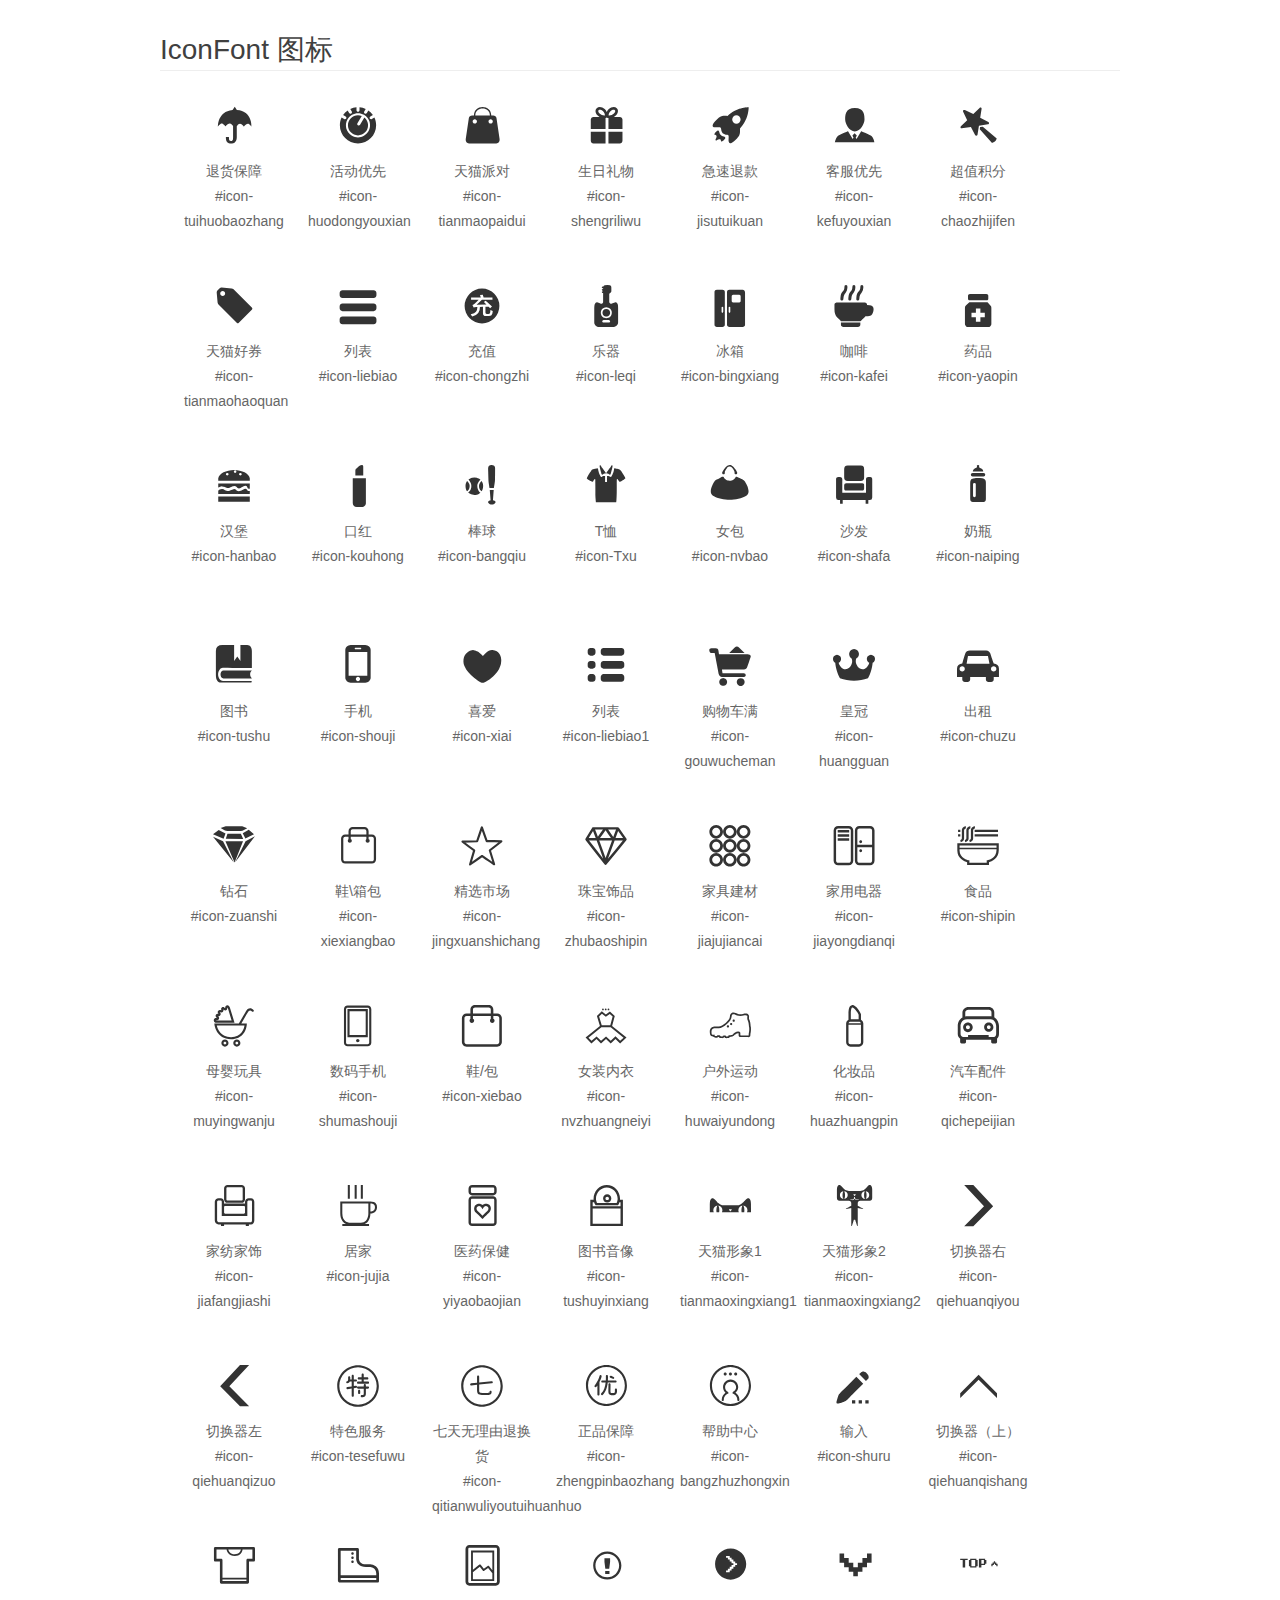
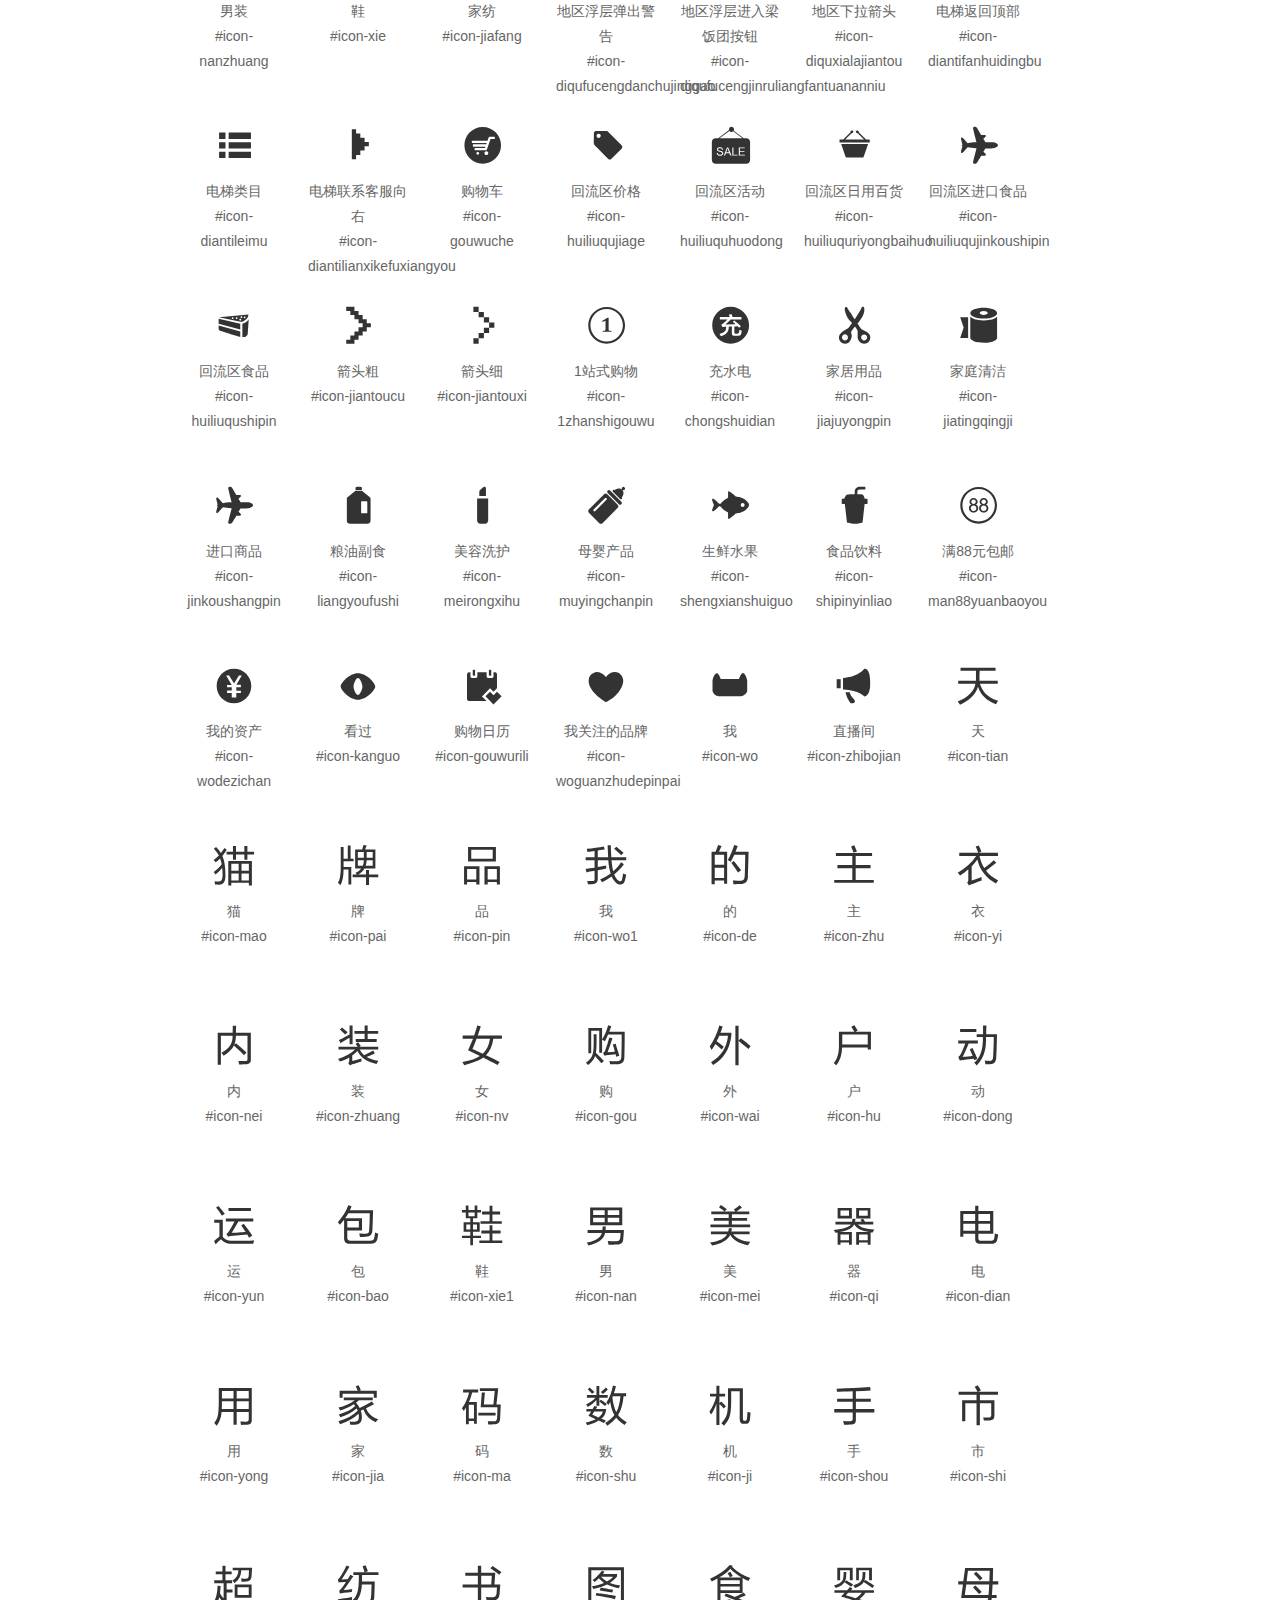
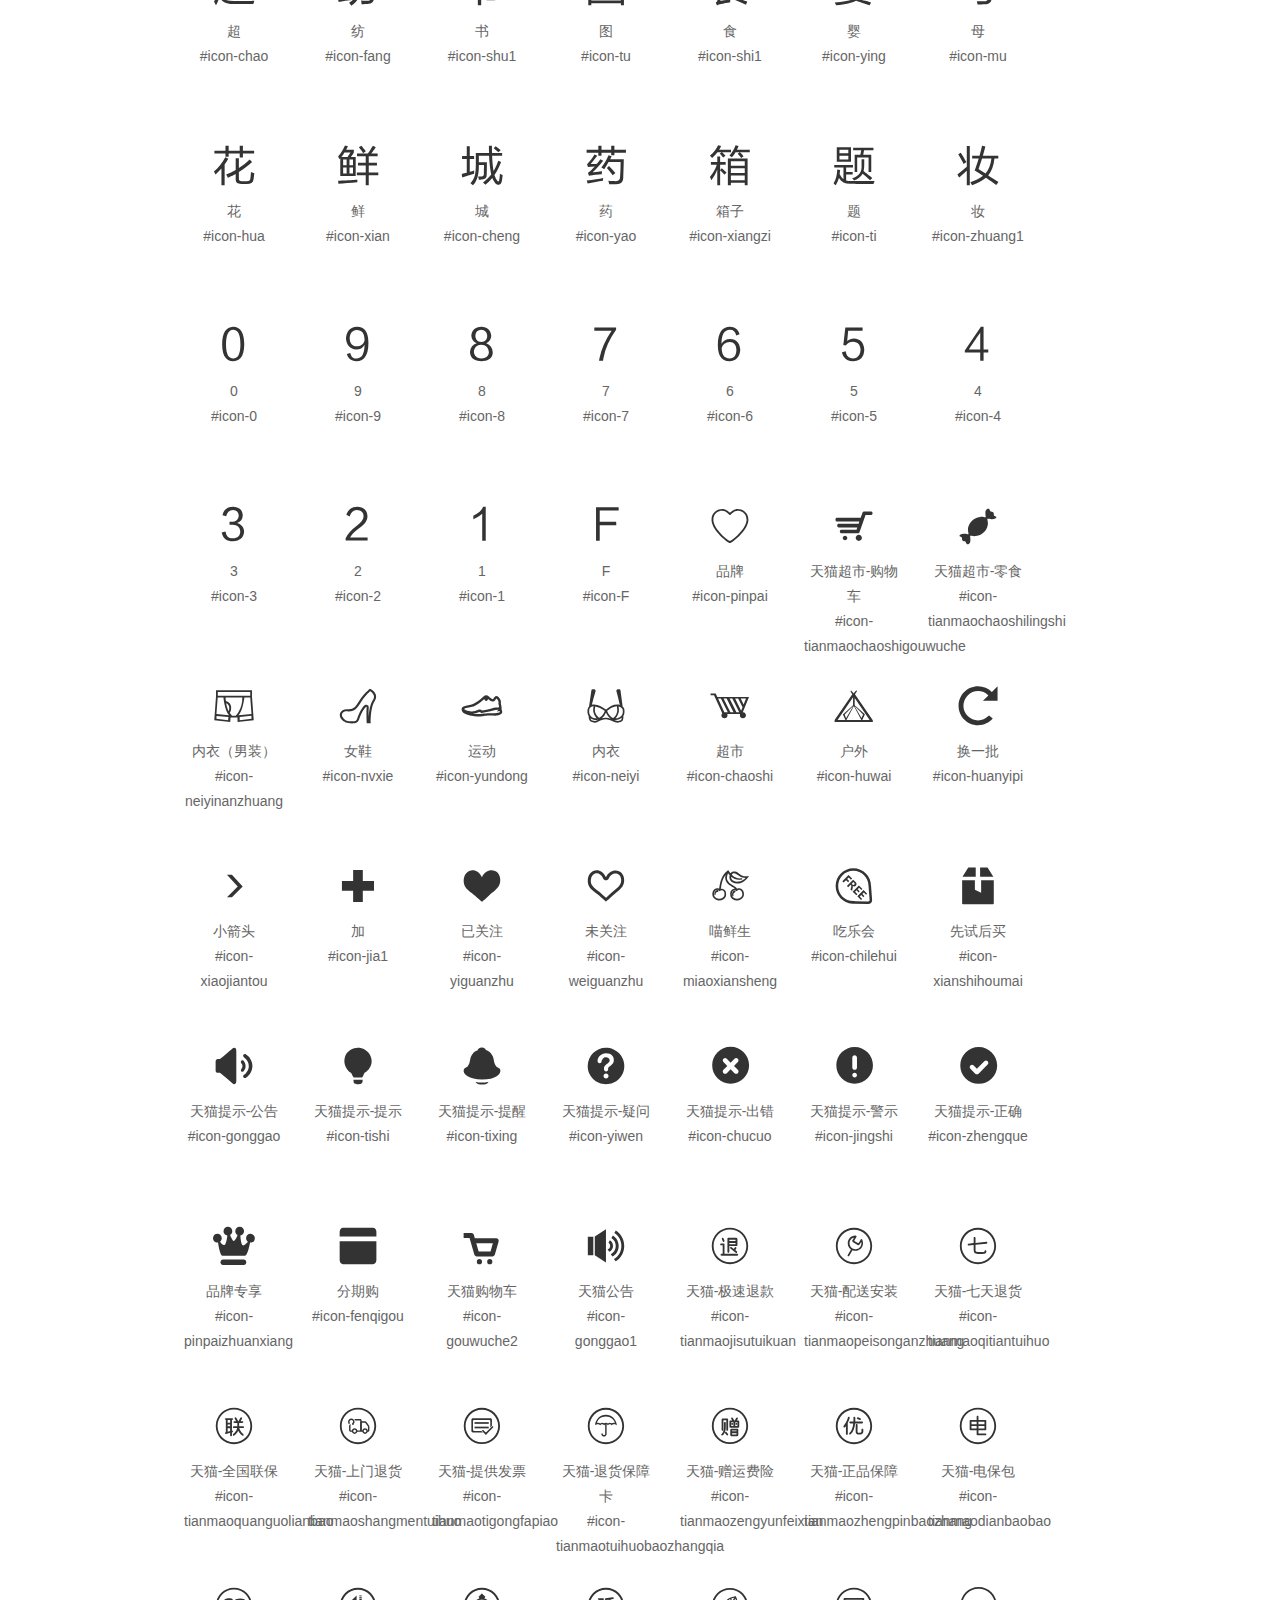
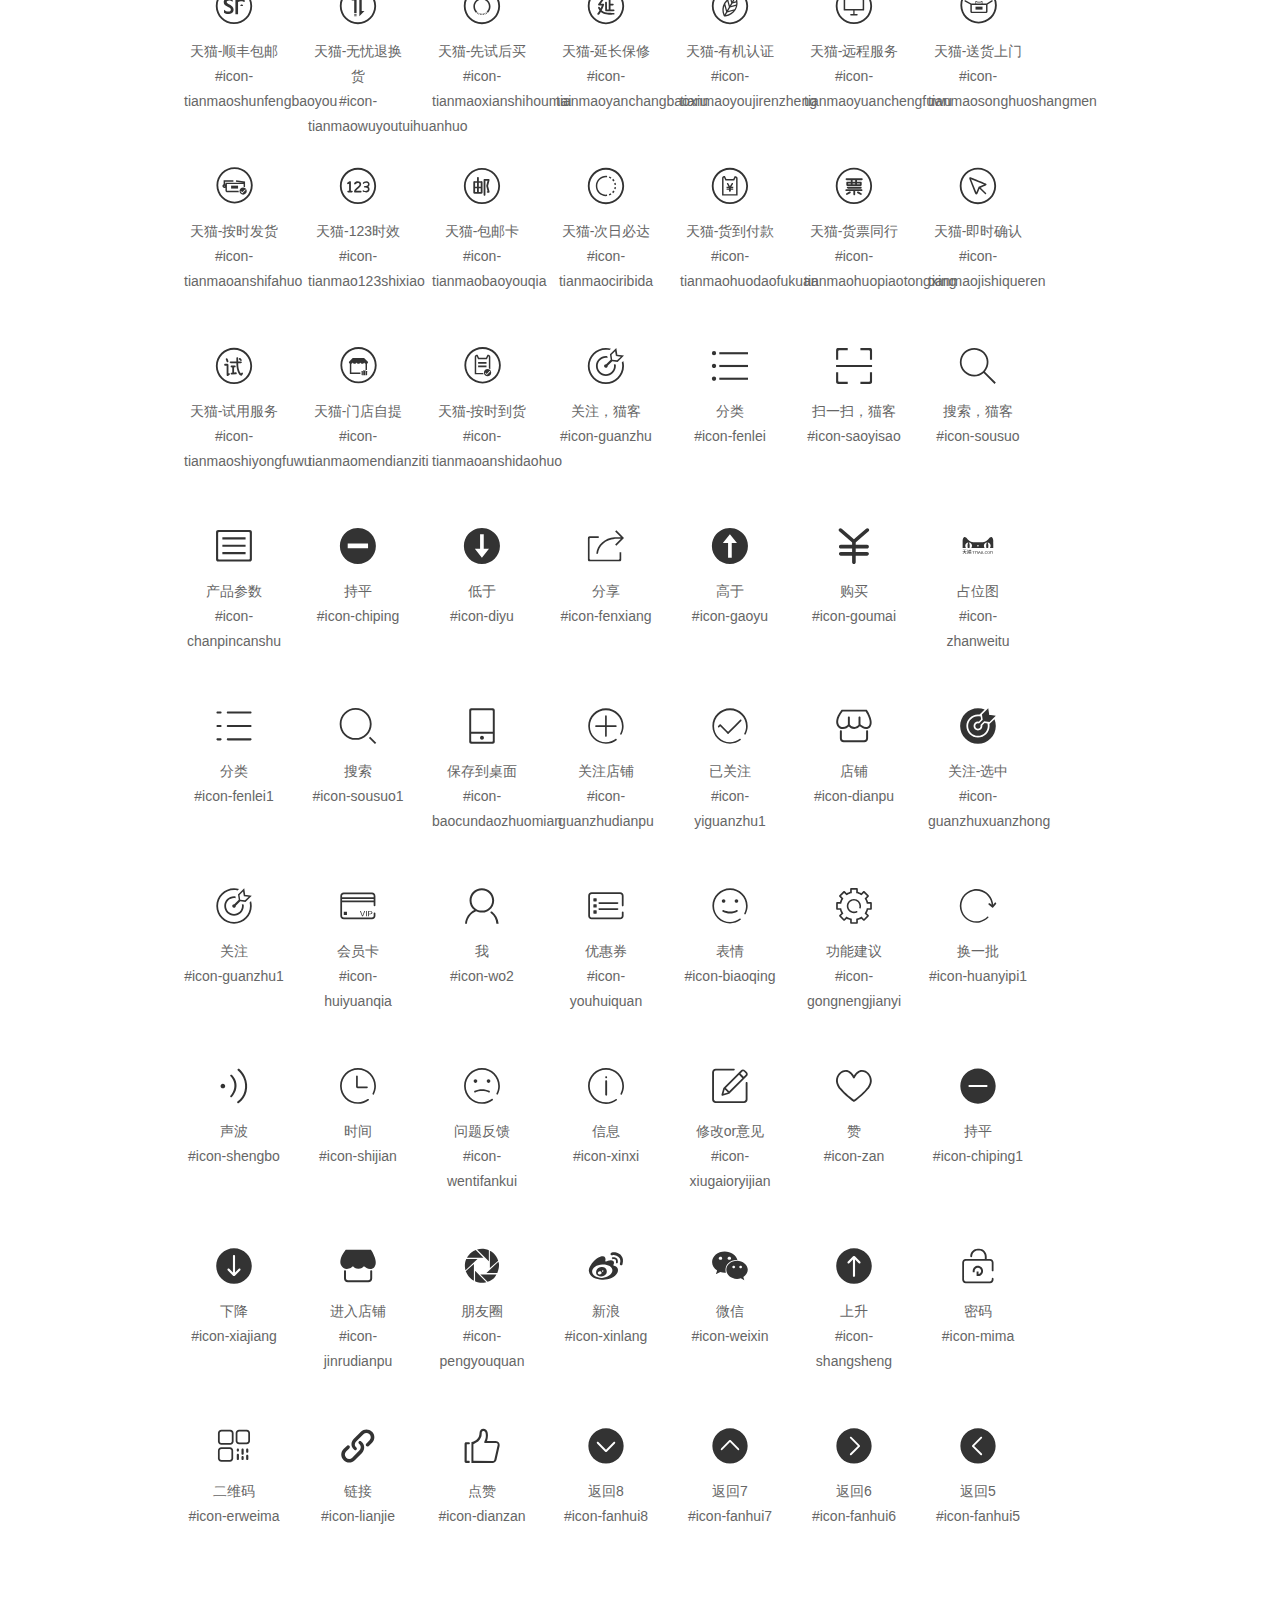
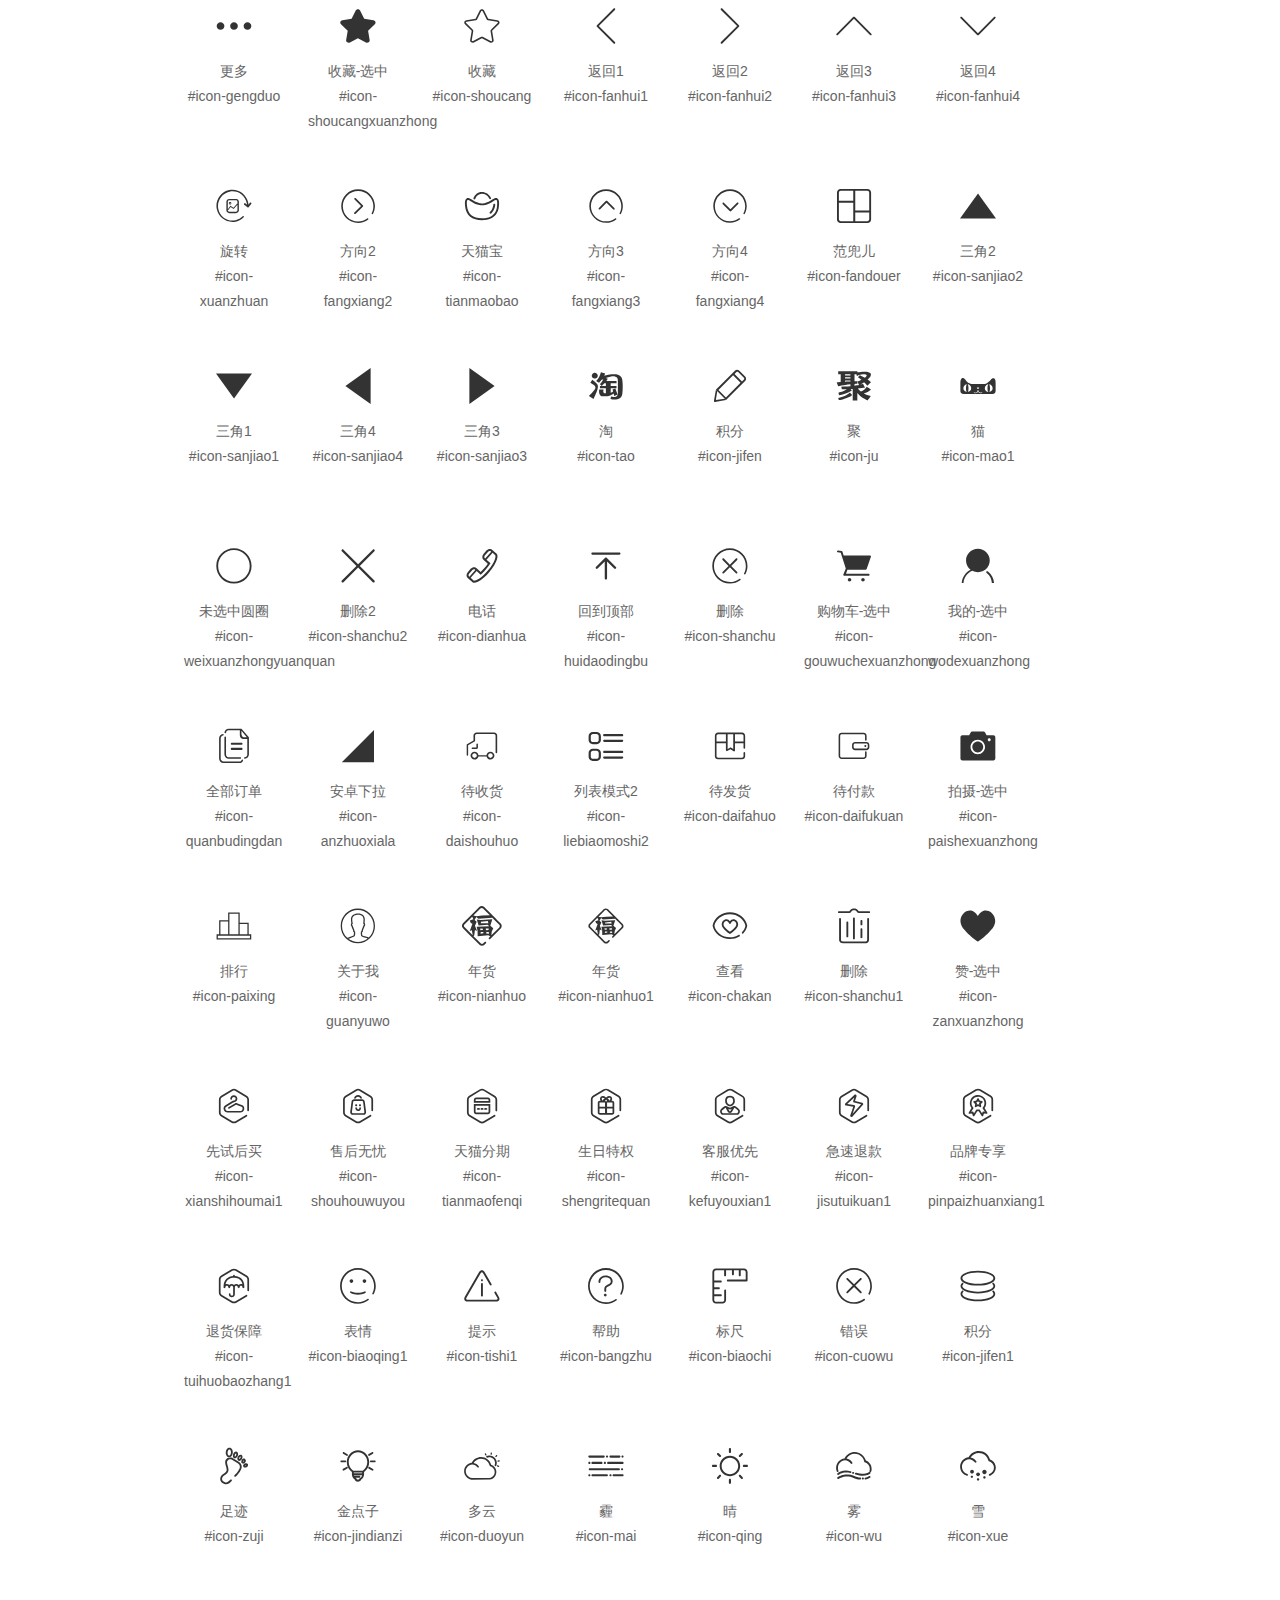
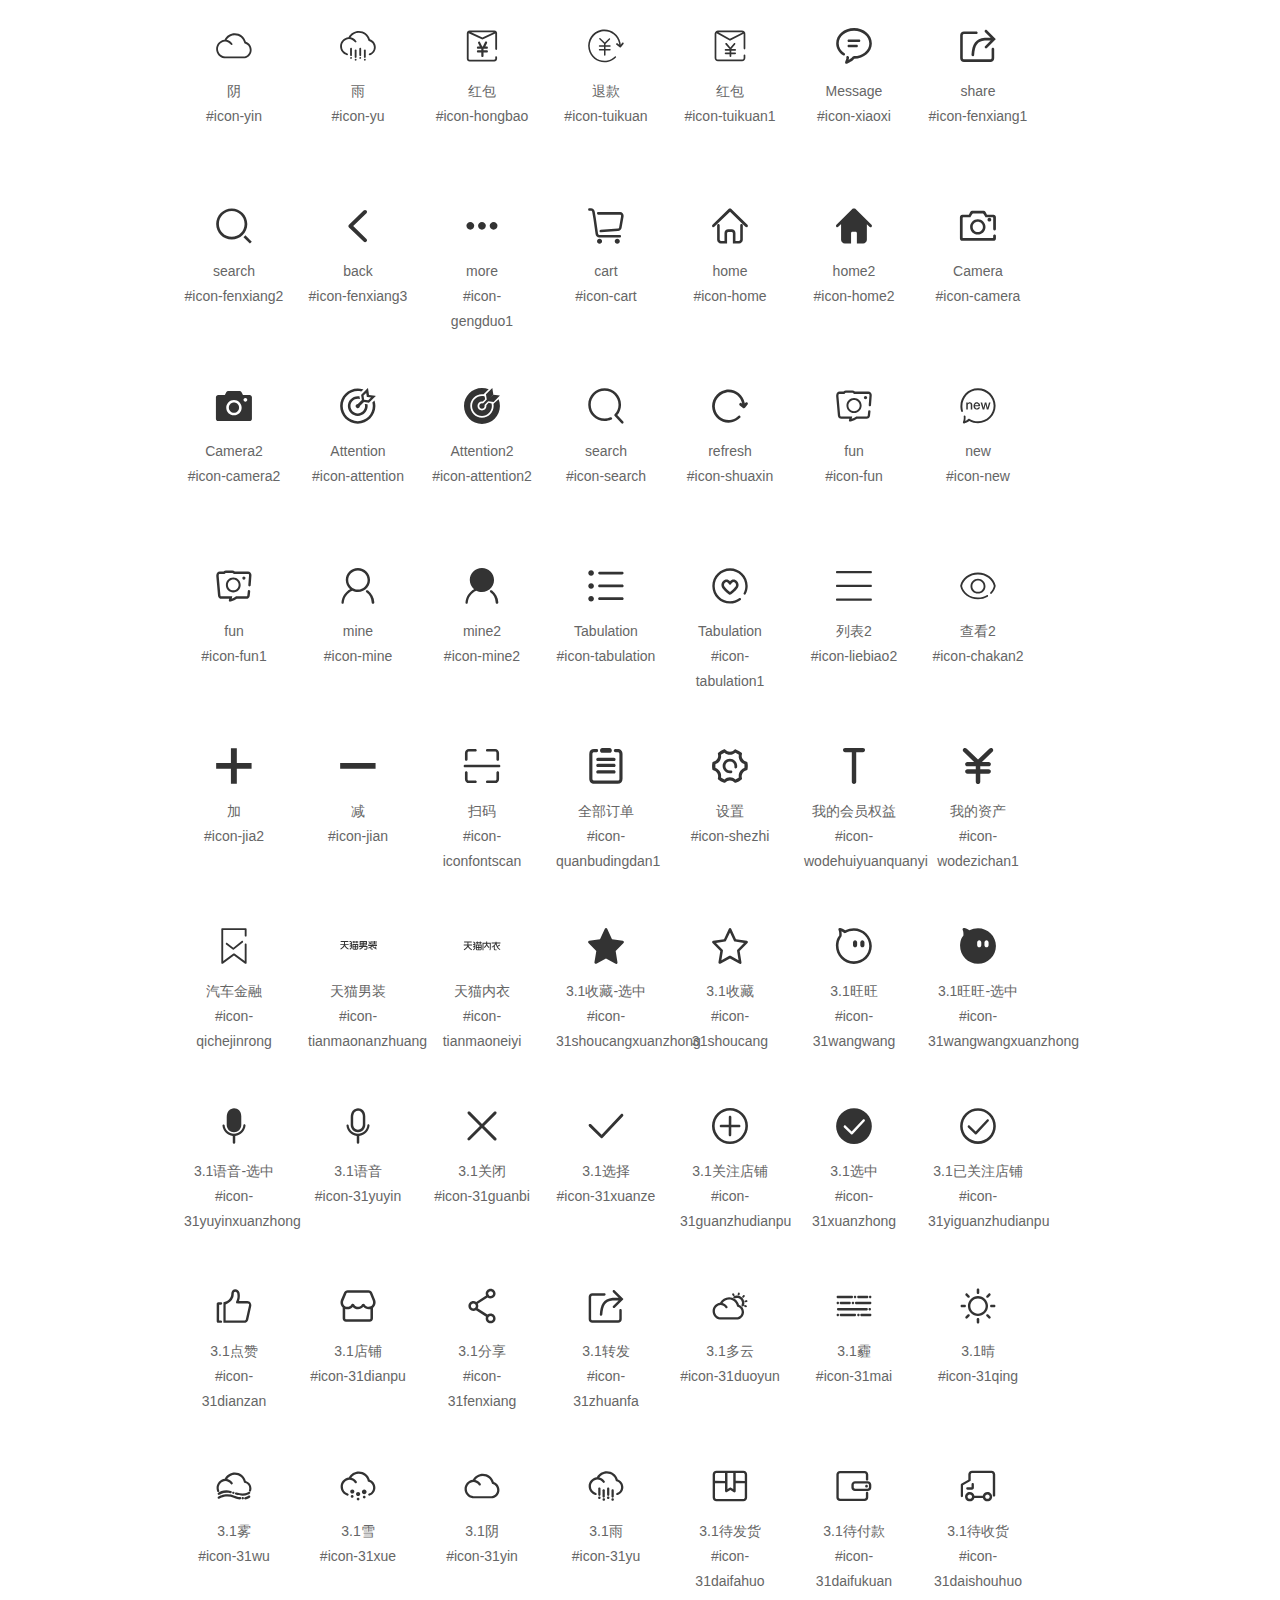
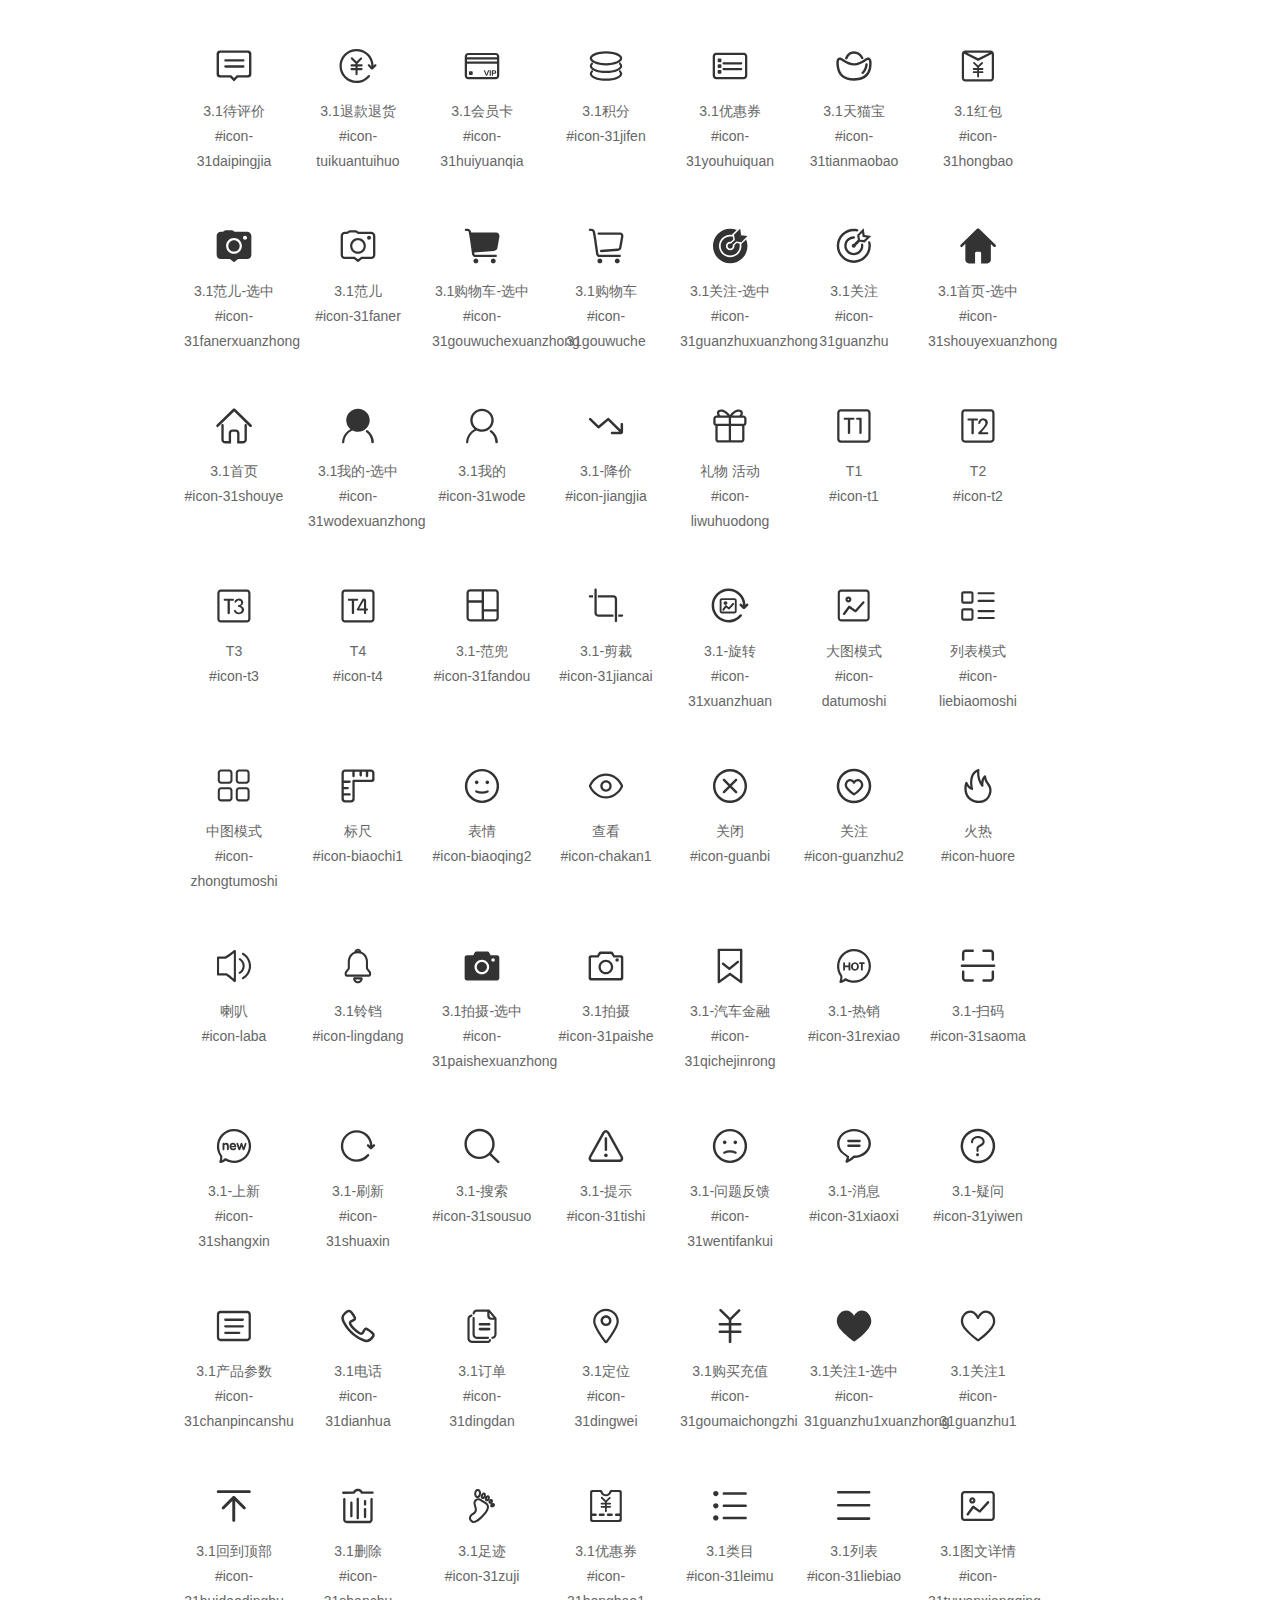
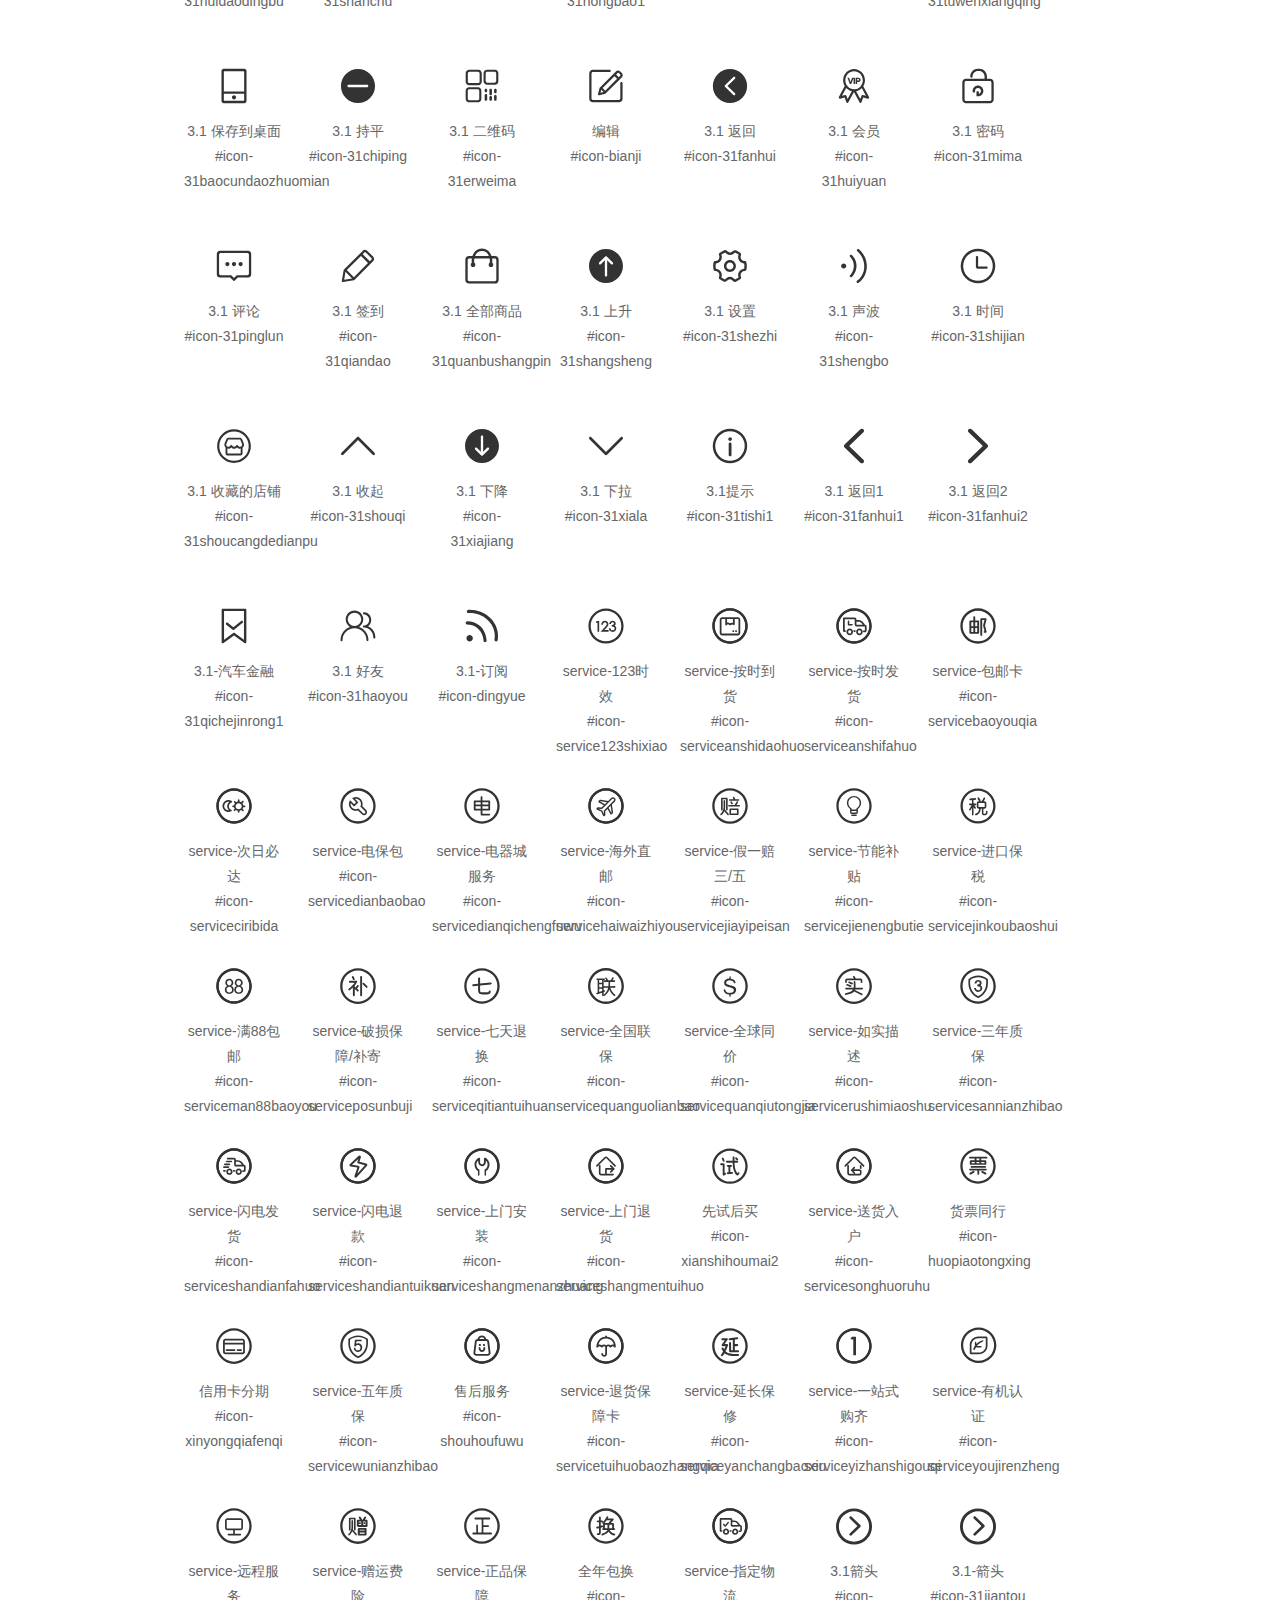
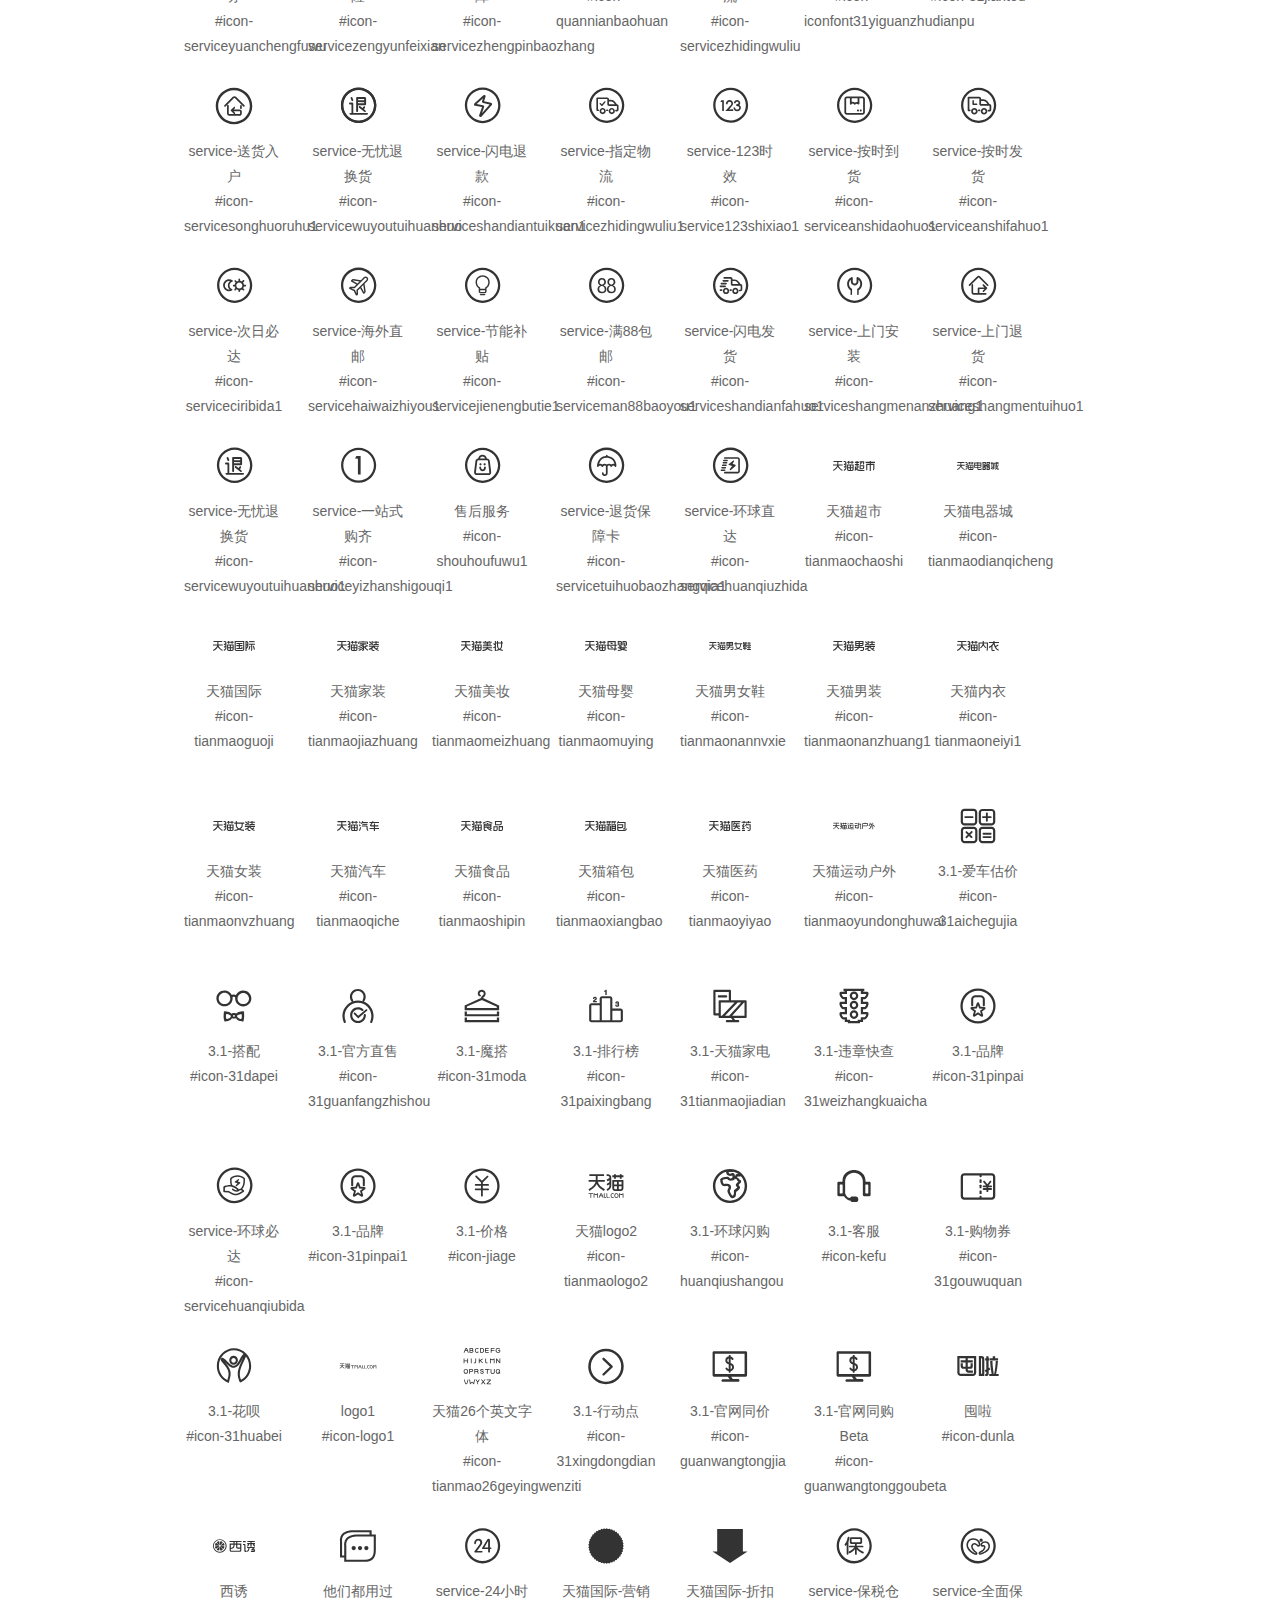
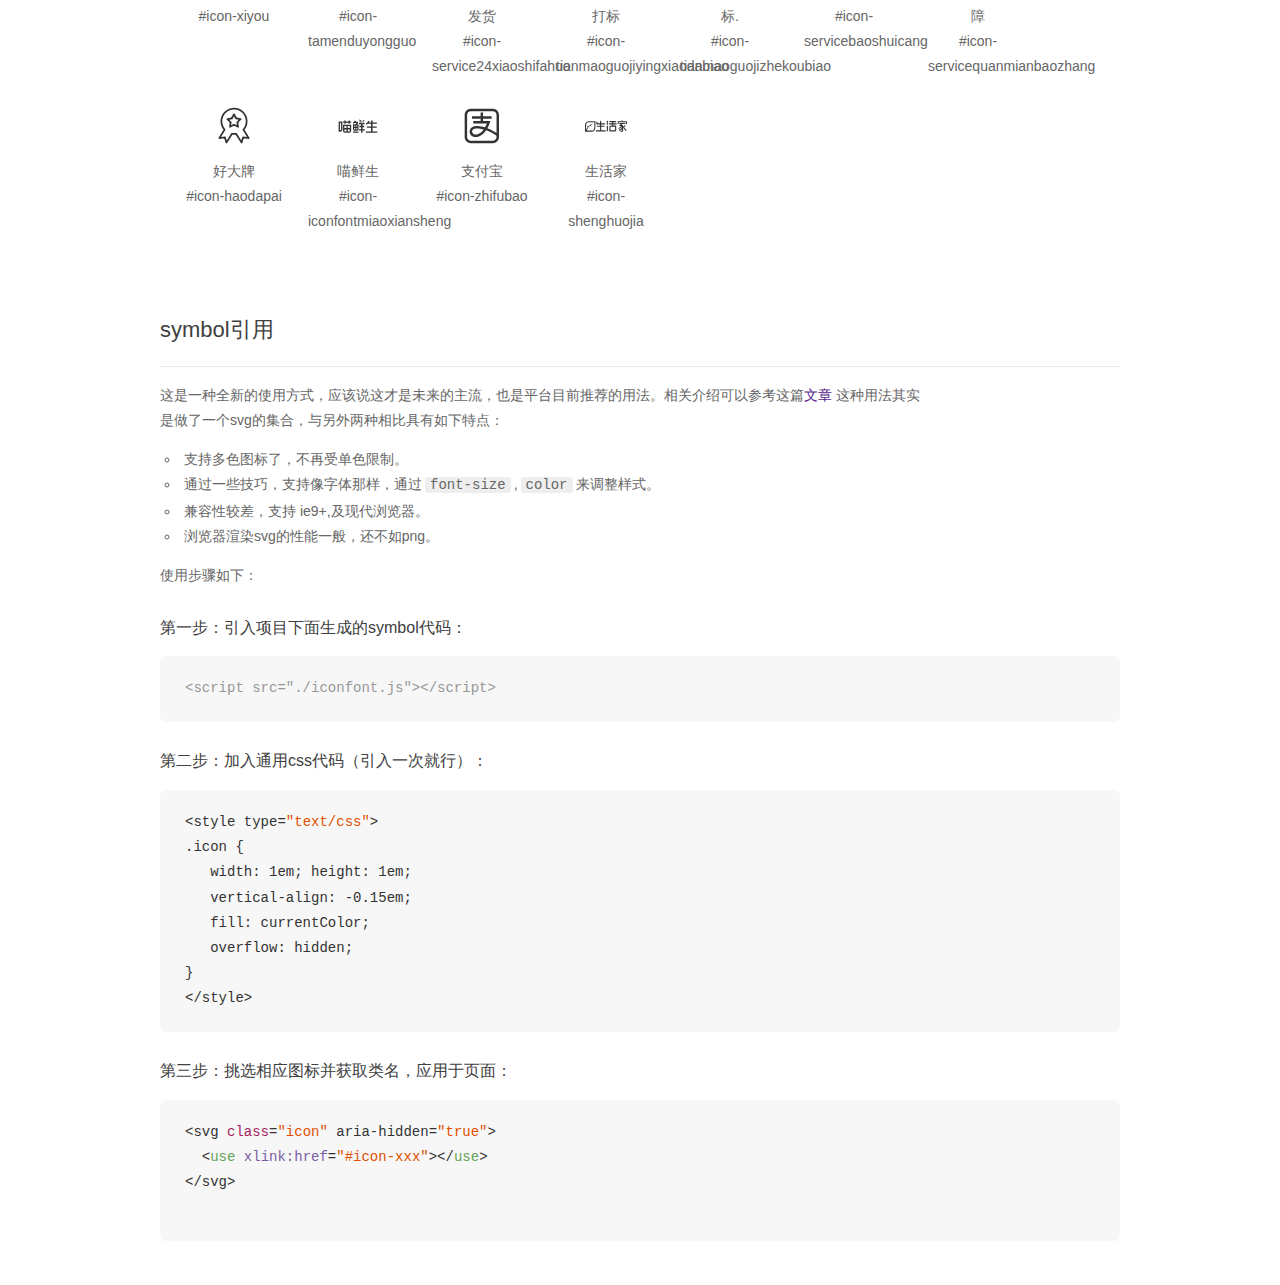
<file: 天猫/iconfont/demo_symbol.html>
<!DOCTYPE html>
<html>
<head>
    <meta charset="utf-8"/>
    <title>IconFont</title>
    <link rel="stylesheet" href="demo.css">
    <script src="iconfont.js"></script>

    <style type="text/css">
        .icon {
          /* 通过设置 font-size 来改变图标大小 */
          width: 1em; height: 1em;
          /* 图标和文字相邻时，垂直对齐 */
          vertical-align: -0.15em;
          /* 通过设置 color 来改变 SVG 的颜色/fill */
          fill: currentColor;
          /* path 和 stroke 溢出 viewBox 部分在 IE 下会显示
             normalize.css 中也包含这行 */
          overflow: hidden;
        }

    </style>
</head>
<body>
    <div class="main markdown">
        <h1>IconFont 图标</h1>
        <ul class="icon_lists clear">
            
                <li>
                    <svg class="icon" aria-hidden="true">
                        <use xlink:href="#icon-tuihuobaozhang"></use>
                    </svg>
                    <div class="name">退货保障</div>
                    <div class="fontclass">#icon-tuihuobaozhang</div>
                </li>
            
                <li>
                    <svg class="icon" aria-hidden="true">
                        <use xlink:href="#icon-huodongyouxian"></use>
                    </svg>
                    <div class="name">活动优先</div>
                    <div class="fontclass">#icon-huodongyouxian</div>
                </li>
            
                <li>
                    <svg class="icon" aria-hidden="true">
                        <use xlink:href="#icon-tianmaopaidui"></use>
                    </svg>
                    <div class="name">天猫派对</div>
                    <div class="fontclass">#icon-tianmaopaidui</div>
                </li>
            
                <li>
                    <svg class="icon" aria-hidden="true">
                        <use xlink:href="#icon-shengriliwu"></use>
                    </svg>
                    <div class="name">生日礼物</div>
                    <div class="fontclass">#icon-shengriliwu</div>
                </li>
            
                <li>
                    <svg class="icon" aria-hidden="true">
                        <use xlink:href="#icon-jisutuikuan"></use>
                    </svg>
                    <div class="name">急速退款</div>
                    <div class="fontclass">#icon-jisutuikuan</div>
                </li>
            
                <li>
                    <svg class="icon" aria-hidden="true">
                        <use xlink:href="#icon-kefuyouxian"></use>
                    </svg>
                    <div class="name">客服优先</div>
                    <div class="fontclass">#icon-kefuyouxian</div>
                </li>
            
                <li>
                    <svg class="icon" aria-hidden="true">
                        <use xlink:href="#icon-chaozhijifen"></use>
                    </svg>
                    <div class="name">超值积分</div>
                    <div class="fontclass">#icon-chaozhijifen</div>
                </li>
            
                <li>
                    <svg class="icon" aria-hidden="true">
                        <use xlink:href="#icon-tianmaohaoquan"></use>
                    </svg>
                    <div class="name">天猫好券</div>
                    <div class="fontclass">#icon-tianmaohaoquan</div>
                </li>
            
                <li>
                    <svg class="icon" aria-hidden="true">
                        <use xlink:href="#icon-liebiao"></use>
                    </svg>
                    <div class="name">列表</div>
                    <div class="fontclass">#icon-liebiao</div>
                </li>
            
                <li>
                    <svg class="icon" aria-hidden="true">
                        <use xlink:href="#icon-chongzhi"></use>
                    </svg>
                    <div class="name">充值</div>
                    <div class="fontclass">#icon-chongzhi</div>
                </li>
            
                <li>
                    <svg class="icon" aria-hidden="true">
                        <use xlink:href="#icon-leqi"></use>
                    </svg>
                    <div class="name">乐器</div>
                    <div class="fontclass">#icon-leqi</div>
                </li>
            
                <li>
                    <svg class="icon" aria-hidden="true">
                        <use xlink:href="#icon-bingxiang"></use>
                    </svg>
                    <div class="name">冰箱</div>
                    <div class="fontclass">#icon-bingxiang</div>
                </li>
            
                <li>
                    <svg class="icon" aria-hidden="true">
                        <use xlink:href="#icon-kafei"></use>
                    </svg>
                    <div class="name">咖啡</div>
                    <div class="fontclass">#icon-kafei</div>
                </li>
            
                <li>
                    <svg class="icon" aria-hidden="true">
                        <use xlink:href="#icon-yaopin"></use>
                    </svg>
                    <div class="name">药品</div>
                    <div class="fontclass">#icon-yaopin</div>
                </li>
            
                <li>
                    <svg class="icon" aria-hidden="true">
                        <use xlink:href="#icon-hanbao"></use>
                    </svg>
                    <div class="name">汉堡</div>
                    <div class="fontclass">#icon-hanbao</div>
                </li>
            
                <li>
                    <svg class="icon" aria-hidden="true">
                        <use xlink:href="#icon-kouhong"></use>
                    </svg>
                    <div class="name">口红</div>
                    <div class="fontclass">#icon-kouhong</div>
                </li>
            
                <li>
                    <svg class="icon" aria-hidden="true">
                        <use xlink:href="#icon-bangqiu"></use>
                    </svg>
                    <div class="name">棒球</div>
                    <div class="fontclass">#icon-bangqiu</div>
                </li>
            
                <li>
                    <svg class="icon" aria-hidden="true">
                        <use xlink:href="#icon-Txu"></use>
                    </svg>
                    <div class="name">T恤</div>
                    <div class="fontclass">#icon-Txu</div>
                </li>
            
                <li>
                    <svg class="icon" aria-hidden="true">
                        <use xlink:href="#icon-nvbao"></use>
                    </svg>
                    <div class="name">女包</div>
                    <div class="fontclass">#icon-nvbao</div>
                </li>
            
                <li>
                    <svg class="icon" aria-hidden="true">
                        <use xlink:href="#icon-shafa"></use>
                    </svg>
                    <div class="name">沙发</div>
                    <div class="fontclass">#icon-shafa</div>
                </li>
            
                <li>
                    <svg class="icon" aria-hidden="true">
                        <use xlink:href="#icon-naiping"></use>
                    </svg>
                    <div class="name">奶瓶</div>
                    <div class="fontclass">#icon-naiping</div>
                </li>
            
                <li>
                    <svg class="icon" aria-hidden="true">
                        <use xlink:href="#icon-tushu"></use>
                    </svg>
                    <div class="name">图书</div>
                    <div class="fontclass">#icon-tushu</div>
                </li>
            
                <li>
                    <svg class="icon" aria-hidden="true">
                        <use xlink:href="#icon-shouji"></use>
                    </svg>
                    <div class="name">手机</div>
                    <div class="fontclass">#icon-shouji</div>
                </li>
            
                <li>
                    <svg class="icon" aria-hidden="true">
                        <use xlink:href="#icon-xiai"></use>
                    </svg>
                    <div class="name">喜爱</div>
                    <div class="fontclass">#icon-xiai</div>
                </li>
            
                <li>
                    <svg class="icon" aria-hidden="true">
                        <use xlink:href="#icon-liebiao1"></use>
                    </svg>
                    <div class="name">列表</div>
                    <div class="fontclass">#icon-liebiao1</div>
                </li>
            
                <li>
                    <svg class="icon" aria-hidden="true">
                        <use xlink:href="#icon-gouwucheman"></use>
                    </svg>
                    <div class="name">购物车满</div>
                    <div class="fontclass">#icon-gouwucheman</div>
                </li>
            
                <li>
                    <svg class="icon" aria-hidden="true">
                        <use xlink:href="#icon-huangguan"></use>
                    </svg>
                    <div class="name">皇冠</div>
                    <div class="fontclass">#icon-huangguan</div>
                </li>
            
                <li>
                    <svg class="icon" aria-hidden="true">
                        <use xlink:href="#icon-chuzu"></use>
                    </svg>
                    <div class="name">出租</div>
                    <div class="fontclass">#icon-chuzu</div>
                </li>
            
                <li>
                    <svg class="icon" aria-hidden="true">
                        <use xlink:href="#icon-zuanshi"></use>
                    </svg>
                    <div class="name">钻石</div>
                    <div class="fontclass">#icon-zuanshi</div>
                </li>
            
                <li>
                    <svg class="icon" aria-hidden="true">
                        <use xlink:href="#icon-xiexiangbao"></use>
                    </svg>
                    <div class="name">鞋\箱包</div>
                    <div class="fontclass">#icon-xiexiangbao</div>
                </li>
            
                <li>
                    <svg class="icon" aria-hidden="true">
                        <use xlink:href="#icon-jingxuanshichang"></use>
                    </svg>
                    <div class="name">精选市场</div>
                    <div class="fontclass">#icon-jingxuanshichang</div>
                </li>
            
                <li>
                    <svg class="icon" aria-hidden="true">
                        <use xlink:href="#icon-zhubaoshipin"></use>
                    </svg>
                    <div class="name">珠宝饰品</div>
                    <div class="fontclass">#icon-zhubaoshipin</div>
                </li>
            
                <li>
                    <svg class="icon" aria-hidden="true">
                        <use xlink:href="#icon-jiajujiancai"></use>
                    </svg>
                    <div class="name">家具建材</div>
                    <div class="fontclass">#icon-jiajujiancai</div>
                </li>
            
                <li>
                    <svg class="icon" aria-hidden="true">
                        <use xlink:href="#icon-jiayongdianqi"></use>
                    </svg>
                    <div class="name">家用电器</div>
                    <div class="fontclass">#icon-jiayongdianqi</div>
                </li>
            
                <li>
                    <svg class="icon" aria-hidden="true">
                        <use xlink:href="#icon-shipin"></use>
                    </svg>
                    <div class="name">食品</div>
                    <div class="fontclass">#icon-shipin</div>
                </li>
            
                <li>
                    <svg class="icon" aria-hidden="true">
                        <use xlink:href="#icon-muyingwanju"></use>
                    </svg>
                    <div class="name">母婴玩具</div>
                    <div class="fontclass">#icon-muyingwanju</div>
                </li>
            
                <li>
                    <svg class="icon" aria-hidden="true">
                        <use xlink:href="#icon-shumashouji"></use>
                    </svg>
                    <div class="name">数码手机</div>
                    <div class="fontclass">#icon-shumashouji</div>
                </li>
            
                <li>
                    <svg class="icon" aria-hidden="true">
                        <use xlink:href="#icon-xiebao"></use>
                    </svg>
                    <div class="name">鞋/包</div>
                    <div class="fontclass">#icon-xiebao</div>
                </li>
            
                <li>
                    <svg class="icon" aria-hidden="true">
                        <use xlink:href="#icon-nvzhuangneiyi"></use>
                    </svg>
                    <div class="name">女装内衣</div>
                    <div class="fontclass">#icon-nvzhuangneiyi</div>
                </li>
            
                <li>
                    <svg class="icon" aria-hidden="true">
                        <use xlink:href="#icon-huwaiyundong"></use>
                    </svg>
                    <div class="name">户外运动</div>
                    <div class="fontclass">#icon-huwaiyundong</div>
                </li>
            
                <li>
                    <svg class="icon" aria-hidden="true">
                        <use xlink:href="#icon-huazhuangpin"></use>
                    </svg>
                    <div class="name">化妆品</div>
                    <div class="fontclass">#icon-huazhuangpin</div>
                </li>
            
                <li>
                    <svg class="icon" aria-hidden="true">
                        <use xlink:href="#icon-qichepeijian"></use>
                    </svg>
                    <div class="name">汽车配件</div>
                    <div class="fontclass">#icon-qichepeijian</div>
                </li>
            
                <li>
                    <svg class="icon" aria-hidden="true">
                        <use xlink:href="#icon-jiafangjiashi"></use>
                    </svg>
                    <div class="name">家纺家饰</div>
                    <div class="fontclass">#icon-jiafangjiashi</div>
                </li>
            
                <li>
                    <svg class="icon" aria-hidden="true">
                        <use xlink:href="#icon-jujia"></use>
                    </svg>
                    <div class="name">居家</div>
                    <div class="fontclass">#icon-jujia</div>
                </li>
            
                <li>
                    <svg class="icon" aria-hidden="true">
                        <use xlink:href="#icon-yiyaobaojian"></use>
                    </svg>
                    <div class="name">医药保健</div>
                    <div class="fontclass">#icon-yiyaobaojian</div>
                </li>
            
                <li>
                    <svg class="icon" aria-hidden="true">
                        <use xlink:href="#icon-tushuyinxiang"></use>
                    </svg>
                    <div class="name">图书音像</div>
                    <div class="fontclass">#icon-tushuyinxiang</div>
                </li>
            
                <li>
                    <svg class="icon" aria-hidden="true">
                        <use xlink:href="#icon-tianmaoxingxiang1"></use>
                    </svg>
                    <div class="name">天猫形象1</div>
                    <div class="fontclass">#icon-tianmaoxingxiang1</div>
                </li>
            
                <li>
                    <svg class="icon" aria-hidden="true">
                        <use xlink:href="#icon-tianmaoxingxiang2"></use>
                    </svg>
                    <div class="name">天猫形象2</div>
                    <div class="fontclass">#icon-tianmaoxingxiang2</div>
                </li>
            
                <li>
                    <svg class="icon" aria-hidden="true">
                        <use xlink:href="#icon-qiehuanqiyou"></use>
                    </svg>
                    <div class="name">切换器右</div>
                    <div class="fontclass">#icon-qiehuanqiyou</div>
                </li>
            
                <li>
                    <svg class="icon" aria-hidden="true">
                        <use xlink:href="#icon-qiehuanqizuo"></use>
                    </svg>
                    <div class="name">切换器左</div>
                    <div class="fontclass">#icon-qiehuanqizuo</div>
                </li>
            
                <li>
                    <svg class="icon" aria-hidden="true">
                        <use xlink:href="#icon-tesefuwu"></use>
                    </svg>
                    <div class="name">特色服务</div>
                    <div class="fontclass">#icon-tesefuwu</div>
                </li>
            
                <li>
                    <svg class="icon" aria-hidden="true">
                        <use xlink:href="#icon-qitianwuliyoutuihuanhuo"></use>
                    </svg>
                    <div class="name">七天无理由退换货</div>
                    <div class="fontclass">#icon-qitianwuliyoutuihuanhuo</div>
                </li>
            
                <li>
                    <svg class="icon" aria-hidden="true">
                        <use xlink:href="#icon-zhengpinbaozhang"></use>
                    </svg>
                    <div class="name">正品保障</div>
                    <div class="fontclass">#icon-zhengpinbaozhang</div>
                </li>
            
                <li>
                    <svg class="icon" aria-hidden="true">
                        <use xlink:href="#icon-bangzhuzhongxin"></use>
                    </svg>
                    <div class="name">帮助中心</div>
                    <div class="fontclass">#icon-bangzhuzhongxin</div>
                </li>
            
                <li>
                    <svg class="icon" aria-hidden="true">
                        <use xlink:href="#icon-shuru"></use>
                    </svg>
                    <div class="name">输入</div>
                    <div class="fontclass">#icon-shuru</div>
                </li>
            
                <li>
                    <svg class="icon" aria-hidden="true">
                        <use xlink:href="#icon-qiehuanqishang"></use>
                    </svg>
                    <div class="name">切换器（上）</div>
                    <div class="fontclass">#icon-qiehuanqishang</div>
                </li>
            
                <li>
                    <svg class="icon" aria-hidden="true">
                        <use xlink:href="#icon-nanzhuang"></use>
                    </svg>
                    <div class="name">男装</div>
                    <div class="fontclass">#icon-nanzhuang</div>
                </li>
            
                <li>
                    <svg class="icon" aria-hidden="true">
                        <use xlink:href="#icon-xie"></use>
                    </svg>
                    <div class="name">鞋</div>
                    <div class="fontclass">#icon-xie</div>
                </li>
            
                <li>
                    <svg class="icon" aria-hidden="true">
                        <use xlink:href="#icon-jiafang"></use>
                    </svg>
                    <div class="name">家纺</div>
                    <div class="fontclass">#icon-jiafang</div>
                </li>
            
                <li>
                    <svg class="icon" aria-hidden="true">
                        <use xlink:href="#icon-diqufucengdanchujinggao"></use>
                    </svg>
                    <div class="name">地区浮层弹出警告</div>
                    <div class="fontclass">#icon-diqufucengdanchujinggao</div>
                </li>
            
                <li>
                    <svg class="icon" aria-hidden="true">
                        <use xlink:href="#icon-diqufucengjinruliangfantuananniu"></use>
                    </svg>
                    <div class="name">地区浮层进入梁饭团按钮</div>
                    <div class="fontclass">#icon-diqufucengjinruliangfantuananniu</div>
                </li>
            
                <li>
                    <svg class="icon" aria-hidden="true">
                        <use xlink:href="#icon-diquxialajiantou"></use>
                    </svg>
                    <div class="name">地区下拉箭头</div>
                    <div class="fontclass">#icon-diquxialajiantou</div>
                </li>
            
                <li>
                    <svg class="icon" aria-hidden="true">
                        <use xlink:href="#icon-diantifanhuidingbu"></use>
                    </svg>
                    <div class="name">电梯返回顶部</div>
                    <div class="fontclass">#icon-diantifanhuidingbu</div>
                </li>
            
                <li>
                    <svg class="icon" aria-hidden="true">
                        <use xlink:href="#icon-diantileimu"></use>
                    </svg>
                    <div class="name">电梯类目</div>
                    <div class="fontclass">#icon-diantileimu</div>
                </li>
            
                <li>
                    <svg class="icon" aria-hidden="true">
                        <use xlink:href="#icon-diantilianxikefuxiangyou"></use>
                    </svg>
                    <div class="name">电梯联系客服向右</div>
                    <div class="fontclass">#icon-diantilianxikefuxiangyou</div>
                </li>
            
                <li>
                    <svg class="icon" aria-hidden="true">
                        <use xlink:href="#icon-gouwuche"></use>
                    </svg>
                    <div class="name">购物车</div>
                    <div class="fontclass">#icon-gouwuche</div>
                </li>
            
                <li>
                    <svg class="icon" aria-hidden="true">
                        <use xlink:href="#icon-huiliuqujiage"></use>
                    </svg>
                    <div class="name">回流区价格</div>
                    <div class="fontclass">#icon-huiliuqujiage</div>
                </li>
            
                <li>
                    <svg class="icon" aria-hidden="true">
                        <use xlink:href="#icon-huiliuquhuodong"></use>
                    </svg>
                    <div class="name">回流区活动</div>
                    <div class="fontclass">#icon-huiliuquhuodong</div>
                </li>
            
                <li>
                    <svg class="icon" aria-hidden="true">
                        <use xlink:href="#icon-huiliuquriyongbaihuo"></use>
                    </svg>
                    <div class="name">回流区日用百货</div>
                    <div class="fontclass">#icon-huiliuquriyongbaihuo</div>
                </li>
            
                <li>
                    <svg class="icon" aria-hidden="true">
                        <use xlink:href="#icon-huiliuqujinkoushipin"></use>
                    </svg>
                    <div class="name">回流区进口食品</div>
                    <div class="fontclass">#icon-huiliuqujinkoushipin</div>
                </li>
            
                <li>
                    <svg class="icon" aria-hidden="true">
                        <use xlink:href="#icon-huiliuqushipin"></use>
                    </svg>
                    <div class="name">回流区食品</div>
                    <div class="fontclass">#icon-huiliuqushipin</div>
                </li>
            
                <li>
                    <svg class="icon" aria-hidden="true">
                        <use xlink:href="#icon-jiantoucu"></use>
                    </svg>
                    <div class="name">箭头粗</div>
                    <div class="fontclass">#icon-jiantoucu</div>
                </li>
            
                <li>
                    <svg class="icon" aria-hidden="true">
                        <use xlink:href="#icon-jiantouxi"></use>
                    </svg>
                    <div class="name">箭头细</div>
                    <div class="fontclass">#icon-jiantouxi</div>
                </li>
            
                <li>
                    <svg class="icon" aria-hidden="true">
                        <use xlink:href="#icon-1zhanshigouwu"></use>
                    </svg>
                    <div class="name">1站式购物</div>
                    <div class="fontclass">#icon-1zhanshigouwu</div>
                </li>
            
                <li>
                    <svg class="icon" aria-hidden="true">
                        <use xlink:href="#icon-chongshuidian"></use>
                    </svg>
                    <div class="name">充水电</div>
                    <div class="fontclass">#icon-chongshuidian</div>
                </li>
            
                <li>
                    <svg class="icon" aria-hidden="true">
                        <use xlink:href="#icon-jiajuyongpin"></use>
                    </svg>
                    <div class="name">家居用品</div>
                    <div class="fontclass">#icon-jiajuyongpin</div>
                </li>
            
                <li>
                    <svg class="icon" aria-hidden="true">
                        <use xlink:href="#icon-jiatingqingji"></use>
                    </svg>
                    <div class="name">家庭清洁</div>
                    <div class="fontclass">#icon-jiatingqingji</div>
                </li>
            
                <li>
                    <svg class="icon" aria-hidden="true">
                        <use xlink:href="#icon-jinkoushangpin"></use>
                    </svg>
                    <div class="name">进口商品</div>
                    <div class="fontclass">#icon-jinkoushangpin</div>
                </li>
            
                <li>
                    <svg class="icon" aria-hidden="true">
                        <use xlink:href="#icon-liangyoufushi"></use>
                    </svg>
                    <div class="name">粮油副食</div>
                    <div class="fontclass">#icon-liangyoufushi</div>
                </li>
            
                <li>
                    <svg class="icon" aria-hidden="true">
                        <use xlink:href="#icon-meirongxihu"></use>
                    </svg>
                    <div class="name">美容洗护</div>
                    <div class="fontclass">#icon-meirongxihu</div>
                </li>
            
                <li>
                    <svg class="icon" aria-hidden="true">
                        <use xlink:href="#icon-muyingchanpin"></use>
                    </svg>
                    <div class="name">母婴产品</div>
                    <div class="fontclass">#icon-muyingchanpin</div>
                </li>
            
                <li>
                    <svg class="icon" aria-hidden="true">
                        <use xlink:href="#icon-shengxianshuiguo"></use>
                    </svg>
                    <div class="name">生鲜水果</div>
                    <div class="fontclass">#icon-shengxianshuiguo</div>
                </li>
            
                <li>
                    <svg class="icon" aria-hidden="true">
                        <use xlink:href="#icon-shipinyinliao"></use>
                    </svg>
                    <div class="name">食品饮料</div>
                    <div class="fontclass">#icon-shipinyinliao</div>
                </li>
            
                <li>
                    <svg class="icon" aria-hidden="true">
                        <use xlink:href="#icon-man88yuanbaoyou"></use>
                    </svg>
                    <div class="name">满88元包邮</div>
                    <div class="fontclass">#icon-man88yuanbaoyou</div>
                </li>
            
                <li>
                    <svg class="icon" aria-hidden="true">
                        <use xlink:href="#icon-wodezichan"></use>
                    </svg>
                    <div class="name">我的资产</div>
                    <div class="fontclass">#icon-wodezichan</div>
                </li>
            
                <li>
                    <svg class="icon" aria-hidden="true">
                        <use xlink:href="#icon-kanguo"></use>
                    </svg>
                    <div class="name">看过</div>
                    <div class="fontclass">#icon-kanguo</div>
                </li>
            
                <li>
                    <svg class="icon" aria-hidden="true">
                        <use xlink:href="#icon-gouwurili"></use>
                    </svg>
                    <div class="name">购物日历</div>
                    <div class="fontclass">#icon-gouwurili</div>
                </li>
            
                <li>
                    <svg class="icon" aria-hidden="true">
                        <use xlink:href="#icon-woguanzhudepinpai"></use>
                    </svg>
                    <div class="name">我关注的品牌</div>
                    <div class="fontclass">#icon-woguanzhudepinpai</div>
                </li>
            
                <li>
                    <svg class="icon" aria-hidden="true">
                        <use xlink:href="#icon-wo"></use>
                    </svg>
                    <div class="name">我</div>
                    <div class="fontclass">#icon-wo</div>
                </li>
            
                <li>
                    <svg class="icon" aria-hidden="true">
                        <use xlink:href="#icon-zhibojian"></use>
                    </svg>
                    <div class="name">直播间</div>
                    <div class="fontclass">#icon-zhibojian</div>
                </li>
            
                <li>
                    <svg class="icon" aria-hidden="true">
                        <use xlink:href="#icon-tian"></use>
                    </svg>
                    <div class="name">天</div>
                    <div class="fontclass">#icon-tian</div>
                </li>
            
                <li>
                    <svg class="icon" aria-hidden="true">
                        <use xlink:href="#icon-mao"></use>
                    </svg>
                    <div class="name">猫</div>
                    <div class="fontclass">#icon-mao</div>
                </li>
            
                <li>
                    <svg class="icon" aria-hidden="true">
                        <use xlink:href="#icon-pai"></use>
                    </svg>
                    <div class="name">牌</div>
                    <div class="fontclass">#icon-pai</div>
                </li>
            
                <li>
                    <svg class="icon" aria-hidden="true">
                        <use xlink:href="#icon-pin"></use>
                    </svg>
                    <div class="name">品</div>
                    <div class="fontclass">#icon-pin</div>
                </li>
            
                <li>
                    <svg class="icon" aria-hidden="true">
                        <use xlink:href="#icon-wo1"></use>
                    </svg>
                    <div class="name">我</div>
                    <div class="fontclass">#icon-wo1</div>
                </li>
            
                <li>
                    <svg class="icon" aria-hidden="true">
                        <use xlink:href="#icon-de"></use>
                    </svg>
                    <div class="name">的</div>
                    <div class="fontclass">#icon-de</div>
                </li>
            
                <li>
                    <svg class="icon" aria-hidden="true">
                        <use xlink:href="#icon-zhu"></use>
                    </svg>
                    <div class="name">主</div>
                    <div class="fontclass">#icon-zhu</div>
                </li>
            
                <li>
                    <svg class="icon" aria-hidden="true">
                        <use xlink:href="#icon-yi"></use>
                    </svg>
                    <div class="name">衣</div>
                    <div class="fontclass">#icon-yi</div>
                </li>
            
                <li>
                    <svg class="icon" aria-hidden="true">
                        <use xlink:href="#icon-nei"></use>
                    </svg>
                    <div class="name">内</div>
                    <div class="fontclass">#icon-nei</div>
                </li>
            
                <li>
                    <svg class="icon" aria-hidden="true">
                        <use xlink:href="#icon-zhuang"></use>
                    </svg>
                    <div class="name">装</div>
                    <div class="fontclass">#icon-zhuang</div>
                </li>
            
                <li>
                    <svg class="icon" aria-hidden="true">
                        <use xlink:href="#icon-nv"></use>
                    </svg>
                    <div class="name">女</div>
                    <div class="fontclass">#icon-nv</div>
                </li>
            
                <li>
                    <svg class="icon" aria-hidden="true">
                        <use xlink:href="#icon-gou"></use>
                    </svg>
                    <div class="name">购</div>
                    <div class="fontclass">#icon-gou</div>
                </li>
            
                <li>
                    <svg class="icon" aria-hidden="true">
                        <use xlink:href="#icon-wai"></use>
                    </svg>
                    <div class="name">外</div>
                    <div class="fontclass">#icon-wai</div>
                </li>
            
                <li>
                    <svg class="icon" aria-hidden="true">
                        <use xlink:href="#icon-hu"></use>
                    </svg>
                    <div class="name">户</div>
                    <div class="fontclass">#icon-hu</div>
                </li>
            
                <li>
                    <svg class="icon" aria-hidden="true">
                        <use xlink:href="#icon-dong"></use>
                    </svg>
                    <div class="name">动</div>
                    <div class="fontclass">#icon-dong</div>
                </li>
            
                <li>
                    <svg class="icon" aria-hidden="true">
                        <use xlink:href="#icon-yun"></use>
                    </svg>
                    <div class="name">运</div>
                    <div class="fontclass">#icon-yun</div>
                </li>
            
                <li>
                    <svg class="icon" aria-hidden="true">
                        <use xlink:href="#icon-bao"></use>
                    </svg>
                    <div class="name">包</div>
                    <div class="fontclass">#icon-bao</div>
                </li>
            
                <li>
                    <svg class="icon" aria-hidden="true">
                        <use xlink:href="#icon-xie1"></use>
                    </svg>
                    <div class="name">鞋</div>
                    <div class="fontclass">#icon-xie1</div>
                </li>
            
                <li>
                    <svg class="icon" aria-hidden="true">
                        <use xlink:href="#icon-nan"></use>
                    </svg>
                    <div class="name">男</div>
                    <div class="fontclass">#icon-nan</div>
                </li>
            
                <li>
                    <svg class="icon" aria-hidden="true">
                        <use xlink:href="#icon-mei"></use>
                    </svg>
                    <div class="name">美</div>
                    <div class="fontclass">#icon-mei</div>
                </li>
            
                <li>
                    <svg class="icon" aria-hidden="true">
                        <use xlink:href="#icon-qi"></use>
                    </svg>
                    <div class="name">器</div>
                    <div class="fontclass">#icon-qi</div>
                </li>
            
                <li>
                    <svg class="icon" aria-hidden="true">
                        <use xlink:href="#icon-dian"></use>
                    </svg>
                    <div class="name">电</div>
                    <div class="fontclass">#icon-dian</div>
                </li>
            
                <li>
                    <svg class="icon" aria-hidden="true">
                        <use xlink:href="#icon-yong"></use>
                    </svg>
                    <div class="name">用</div>
                    <div class="fontclass">#icon-yong</div>
                </li>
            
                <li>
                    <svg class="icon" aria-hidden="true">
                        <use xlink:href="#icon-jia"></use>
                    </svg>
                    <div class="name">家</div>
                    <div class="fontclass">#icon-jia</div>
                </li>
            
                <li>
                    <svg class="icon" aria-hidden="true">
                        <use xlink:href="#icon-ma"></use>
                    </svg>
                    <div class="name">码</div>
                    <div class="fontclass">#icon-ma</div>
                </li>
            
                <li>
                    <svg class="icon" aria-hidden="true">
                        <use xlink:href="#icon-shu"></use>
                    </svg>
                    <div class="name">数</div>
                    <div class="fontclass">#icon-shu</div>
                </li>
            
                <li>
                    <svg class="icon" aria-hidden="true">
                        <use xlink:href="#icon-ji"></use>
                    </svg>
                    <div class="name">机</div>
                    <div class="fontclass">#icon-ji</div>
                </li>
            
                <li>
                    <svg class="icon" aria-hidden="true">
                        <use xlink:href="#icon-shou"></use>
                    </svg>
                    <div class="name">手</div>
                    <div class="fontclass">#icon-shou</div>
                </li>
            
                <li>
                    <svg class="icon" aria-hidden="true">
                        <use xlink:href="#icon-shi"></use>
                    </svg>
                    <div class="name">市</div>
                    <div class="fontclass">#icon-shi</div>
                </li>
            
                <li>
                    <svg class="icon" aria-hidden="true">
                        <use xlink:href="#icon-chao"></use>
                    </svg>
                    <div class="name">超</div>
                    <div class="fontclass">#icon-chao</div>
                </li>
            
                <li>
                    <svg class="icon" aria-hidden="true">
                        <use xlink:href="#icon-fang"></use>
                    </svg>
                    <div class="name">纺</div>
                    <div class="fontclass">#icon-fang</div>
                </li>
            
                <li>
                    <svg class="icon" aria-hidden="true">
                        <use xlink:href="#icon-shu1"></use>
                    </svg>
                    <div class="name">书</div>
                    <div class="fontclass">#icon-shu1</div>
                </li>
            
                <li>
                    <svg class="icon" aria-hidden="true">
                        <use xlink:href="#icon-tu"></use>
                    </svg>
                    <div class="name">图</div>
                    <div class="fontclass">#icon-tu</div>
                </li>
            
                <li>
                    <svg class="icon" aria-hidden="true">
                        <use xlink:href="#icon-shi1"></use>
                    </svg>
                    <div class="name">食</div>
                    <div class="fontclass">#icon-shi1</div>
                </li>
            
                <li>
                    <svg class="icon" aria-hidden="true">
                        <use xlink:href="#icon-ying"></use>
                    </svg>
                    <div class="name">婴</div>
                    <div class="fontclass">#icon-ying</div>
                </li>
            
                <li>
                    <svg class="icon" aria-hidden="true">
                        <use xlink:href="#icon-mu"></use>
                    </svg>
                    <div class="name">母</div>
                    <div class="fontclass">#icon-mu</div>
                </li>
            
                <li>
                    <svg class="icon" aria-hidden="true">
                        <use xlink:href="#icon-hua"></use>
                    </svg>
                    <div class="name">花</div>
                    <div class="fontclass">#icon-hua</div>
                </li>
            
                <li>
                    <svg class="icon" aria-hidden="true">
                        <use xlink:href="#icon-xian"></use>
                    </svg>
                    <div class="name">鲜</div>
                    <div class="fontclass">#icon-xian</div>
                </li>
            
                <li>
                    <svg class="icon" aria-hidden="true">
                        <use xlink:href="#icon-cheng"></use>
                    </svg>
                    <div class="name">城</div>
                    <div class="fontclass">#icon-cheng</div>
                </li>
            
                <li>
                    <svg class="icon" aria-hidden="true">
                        <use xlink:href="#icon-yao"></use>
                    </svg>
                    <div class="name">药</div>
                    <div class="fontclass">#icon-yao</div>
                </li>
            
                <li>
                    <svg class="icon" aria-hidden="true">
                        <use xlink:href="#icon-xiangzi"></use>
                    </svg>
                    <div class="name">箱子</div>
                    <div class="fontclass">#icon-xiangzi</div>
                </li>
            
                <li>
                    <svg class="icon" aria-hidden="true">
                        <use xlink:href="#icon-ti"></use>
                    </svg>
                    <div class="name">题</div>
                    <div class="fontclass">#icon-ti</div>
                </li>
            
                <li>
                    <svg class="icon" aria-hidden="true">
                        <use xlink:href="#icon-zhuang1"></use>
                    </svg>
                    <div class="name">妆</div>
                    <div class="fontclass">#icon-zhuang1</div>
                </li>
            
                <li>
                    <svg class="icon" aria-hidden="true">
                        <use xlink:href="#icon-0"></use>
                    </svg>
                    <div class="name">0</div>
                    <div class="fontclass">#icon-0</div>
                </li>
            
                <li>
                    <svg class="icon" aria-hidden="true">
                        <use xlink:href="#icon-9"></use>
                    </svg>
                    <div class="name">9</div>
                    <div class="fontclass">#icon-9</div>
                </li>
            
                <li>
                    <svg class="icon" aria-hidden="true">
                        <use xlink:href="#icon-8"></use>
                    </svg>
                    <div class="name">8</div>
                    <div class="fontclass">#icon-8</div>
                </li>
            
                <li>
                    <svg class="icon" aria-hidden="true">
                        <use xlink:href="#icon-7"></use>
                    </svg>
                    <div class="name">7</div>
                    <div class="fontclass">#icon-7</div>
                </li>
            
                <li>
                    <svg class="icon" aria-hidden="true">
                        <use xlink:href="#icon-6"></use>
                    </svg>
                    <div class="name">6</div>
                    <div class="fontclass">#icon-6</div>
                </li>
            
                <li>
                    <svg class="icon" aria-hidden="true">
                        <use xlink:href="#icon-5"></use>
                    </svg>
                    <div class="name">5</div>
                    <div class="fontclass">#icon-5</div>
                </li>
            
                <li>
                    <svg class="icon" aria-hidden="true">
                        <use xlink:href="#icon-4"></use>
                    </svg>
                    <div class="name">4</div>
                    <div class="fontclass">#icon-4</div>
                </li>
            
                <li>
                    <svg class="icon" aria-hidden="true">
                        <use xlink:href="#icon-3"></use>
                    </svg>
                    <div class="name">3</div>
                    <div class="fontclass">#icon-3</div>
                </li>
            
                <li>
                    <svg class="icon" aria-hidden="true">
                        <use xlink:href="#icon-2"></use>
                    </svg>
                    <div class="name">2</div>
                    <div class="fontclass">#icon-2</div>
                </li>
            
                <li>
                    <svg class="icon" aria-hidden="true">
                        <use xlink:href="#icon-1"></use>
                    </svg>
                    <div class="name">1</div>
                    <div class="fontclass">#icon-1</div>
                </li>
            
                <li>
                    <svg class="icon" aria-hidden="true">
                        <use xlink:href="#icon-F"></use>
                    </svg>
                    <div class="name">F</div>
                    <div class="fontclass">#icon-F</div>
                </li>
            
                <li>
                    <svg class="icon" aria-hidden="true">
                        <use xlink:href="#icon-pinpai"></use>
                    </svg>
                    <div class="name">品牌</div>
                    <div class="fontclass">#icon-pinpai</div>
                </li>
            
                <li>
                    <svg class="icon" aria-hidden="true">
                        <use xlink:href="#icon-tianmaochaoshigouwuche"></use>
                    </svg>
                    <div class="name">天猫超市-购物车</div>
                    <div class="fontclass">#icon-tianmaochaoshigouwuche</div>
                </li>
            
                <li>
                    <svg class="icon" aria-hidden="true">
                        <use xlink:href="#icon-tianmaochaoshilingshi"></use>
                    </svg>
                    <div class="name">天猫超市-零食</div>
                    <div class="fontclass">#icon-tianmaochaoshilingshi</div>
                </li>
            
                <li>
                    <svg class="icon" aria-hidden="true">
                        <use xlink:href="#icon-neiyinanzhuang"></use>
                    </svg>
                    <div class="name">内衣（男装）</div>
                    <div class="fontclass">#icon-neiyinanzhuang</div>
                </li>
            
                <li>
                    <svg class="icon" aria-hidden="true">
                        <use xlink:href="#icon-nvxie"></use>
                    </svg>
                    <div class="name">女鞋</div>
                    <div class="fontclass">#icon-nvxie</div>
                </li>
            
                <li>
                    <svg class="icon" aria-hidden="true">
                        <use xlink:href="#icon-yundong"></use>
                    </svg>
                    <div class="name">运动</div>
                    <div class="fontclass">#icon-yundong</div>
                </li>
            
                <li>
                    <svg class="icon" aria-hidden="true">
                        <use xlink:href="#icon-neiyi"></use>
                    </svg>
                    <div class="name">内衣</div>
                    <div class="fontclass">#icon-neiyi</div>
                </li>
            
                <li>
                    <svg class="icon" aria-hidden="true">
                        <use xlink:href="#icon-chaoshi"></use>
                    </svg>
                    <div class="name">超市</div>
                    <div class="fontclass">#icon-chaoshi</div>
                </li>
            
                <li>
                    <svg class="icon" aria-hidden="true">
                        <use xlink:href="#icon-huwai"></use>
                    </svg>
                    <div class="name">户外</div>
                    <div class="fontclass">#icon-huwai</div>
                </li>
            
                <li>
                    <svg class="icon" aria-hidden="true">
                        <use xlink:href="#icon-huanyipi"></use>
                    </svg>
                    <div class="name">换一批</div>
                    <div class="fontclass">#icon-huanyipi</div>
                </li>
            
                <li>
                    <svg class="icon" aria-hidden="true">
                        <use xlink:href="#icon-xiaojiantou"></use>
                    </svg>
                    <div class="name">小箭头</div>
                    <div class="fontclass">#icon-xiaojiantou</div>
                </li>
            
                <li>
                    <svg class="icon" aria-hidden="true">
                        <use xlink:href="#icon-jia1"></use>
                    </svg>
                    <div class="name">加</div>
                    <div class="fontclass">#icon-jia1</div>
                </li>
            
                <li>
                    <svg class="icon" aria-hidden="true">
                        <use xlink:href="#icon-yiguanzhu"></use>
                    </svg>
                    <div class="name">已关注</div>
                    <div class="fontclass">#icon-yiguanzhu</div>
                </li>
            
                <li>
                    <svg class="icon" aria-hidden="true">
                        <use xlink:href="#icon-weiguanzhu"></use>
                    </svg>
                    <div class="name">未关注</div>
                    <div class="fontclass">#icon-weiguanzhu</div>
                </li>
            
                <li>
                    <svg class="icon" aria-hidden="true">
                        <use xlink:href="#icon-miaoxiansheng"></use>
                    </svg>
                    <div class="name">喵鲜生</div>
                    <div class="fontclass">#icon-miaoxiansheng</div>
                </li>
            
                <li>
                    <svg class="icon" aria-hidden="true">
                        <use xlink:href="#icon-chilehui"></use>
                    </svg>
                    <div class="name">吃乐会</div>
                    <div class="fontclass">#icon-chilehui</div>
                </li>
            
                <li>
                    <svg class="icon" aria-hidden="true">
                        <use xlink:href="#icon-xianshihoumai"></use>
                    </svg>
                    <div class="name">先试后买</div>
                    <div class="fontclass">#icon-xianshihoumai</div>
                </li>
            
                <li>
                    <svg class="icon" aria-hidden="true">
                        <use xlink:href="#icon-gonggao"></use>
                    </svg>
                    <div class="name">天猫提示-公告</div>
                    <div class="fontclass">#icon-gonggao</div>
                </li>
            
                <li>
                    <svg class="icon" aria-hidden="true">
                        <use xlink:href="#icon-tishi"></use>
                    </svg>
                    <div class="name">天猫提示-提示</div>
                    <div class="fontclass">#icon-tishi</div>
                </li>
            
                <li>
                    <svg class="icon" aria-hidden="true">
                        <use xlink:href="#icon-tixing"></use>
                    </svg>
                    <div class="name">天猫提示-提醒</div>
                    <div class="fontclass">#icon-tixing</div>
                </li>
            
                <li>
                    <svg class="icon" aria-hidden="true">
                        <use xlink:href="#icon-yiwen"></use>
                    </svg>
                    <div class="name">天猫提示-疑问</div>
                    <div class="fontclass">#icon-yiwen</div>
                </li>
            
                <li>
                    <svg class="icon" aria-hidden="true">
                        <use xlink:href="#icon-chucuo"></use>
                    </svg>
                    <div class="name">天猫提示-出错</div>
                    <div class="fontclass">#icon-chucuo</div>
                </li>
            
                <li>
                    <svg class="icon" aria-hidden="true">
                        <use xlink:href="#icon-jingshi"></use>
                    </svg>
                    <div class="name">天猫提示-警示</div>
                    <div class="fontclass">#icon-jingshi</div>
                </li>
            
                <li>
                    <svg class="icon" aria-hidden="true">
                        <use xlink:href="#icon-zhengque"></use>
                    </svg>
                    <div class="name">天猫提示-正确</div>
                    <div class="fontclass">#icon-zhengque</div>
                </li>
            
                <li>
                    <svg class="icon" aria-hidden="true">
                        <use xlink:href="#icon-pinpaizhuanxiang"></use>
                    </svg>
                    <div class="name">品牌专享</div>
                    <div class="fontclass">#icon-pinpaizhuanxiang</div>
                </li>
            
                <li>
                    <svg class="icon" aria-hidden="true">
                        <use xlink:href="#icon-fenqigou"></use>
                    </svg>
                    <div class="name">分期购</div>
                    <div class="fontclass">#icon-fenqigou</div>
                </li>
            
                <li>
                    <svg class="icon" aria-hidden="true">
                        <use xlink:href="#icon-gouwuche2"></use>
                    </svg>
                    <div class="name">天猫购物车 </div>
                    <div class="fontclass">#icon-gouwuche2</div>
                </li>
            
                <li>
                    <svg class="icon" aria-hidden="true">
                        <use xlink:href="#icon-gonggao1"></use>
                    </svg>
                    <div class="name">天猫公告</div>
                    <div class="fontclass">#icon-gonggao1</div>
                </li>
            
                <li>
                    <svg class="icon" aria-hidden="true">
                        <use xlink:href="#icon-tianmaojisutuikuan"></use>
                    </svg>
                    <div class="name">天猫-极速退款</div>
                    <div class="fontclass">#icon-tianmaojisutuikuan</div>
                </li>
            
                <li>
                    <svg class="icon" aria-hidden="true">
                        <use xlink:href="#icon-tianmaopeisonganzhuang"></use>
                    </svg>
                    <div class="name">天猫-配送安装</div>
                    <div class="fontclass">#icon-tianmaopeisonganzhuang</div>
                </li>
            
                <li>
                    <svg class="icon" aria-hidden="true">
                        <use xlink:href="#icon-tianmaoqitiantuihuo"></use>
                    </svg>
                    <div class="name">天猫-七天退货</div>
                    <div class="fontclass">#icon-tianmaoqitiantuihuo</div>
                </li>
            
                <li>
                    <svg class="icon" aria-hidden="true">
                        <use xlink:href="#icon-tianmaoquanguolianbao"></use>
                    </svg>
                    <div class="name">天猫-全国联保</div>
                    <div class="fontclass">#icon-tianmaoquanguolianbao</div>
                </li>
            
                <li>
                    <svg class="icon" aria-hidden="true">
                        <use xlink:href="#icon-tianmaoshangmentuihuo"></use>
                    </svg>
                    <div class="name">天猫-上门退货</div>
                    <div class="fontclass">#icon-tianmaoshangmentuihuo</div>
                </li>
            
                <li>
                    <svg class="icon" aria-hidden="true">
                        <use xlink:href="#icon-tianmaotigongfapiao"></use>
                    </svg>
                    <div class="name">天猫-提供发票</div>
                    <div class="fontclass">#icon-tianmaotigongfapiao</div>
                </li>
            
                <li>
                    <svg class="icon" aria-hidden="true">
                        <use xlink:href="#icon-tianmaotuihuobaozhangqia"></use>
                    </svg>
                    <div class="name">天猫-退货保障卡</div>
                    <div class="fontclass">#icon-tianmaotuihuobaozhangqia</div>
                </li>
            
                <li>
                    <svg class="icon" aria-hidden="true">
                        <use xlink:href="#icon-tianmaozengyunfeixian"></use>
                    </svg>
                    <div class="name">天猫-赠运费险</div>
                    <div class="fontclass">#icon-tianmaozengyunfeixian</div>
                </li>
            
                <li>
                    <svg class="icon" aria-hidden="true">
                        <use xlink:href="#icon-tianmaozhengpinbaozhang"></use>
                    </svg>
                    <div class="name">天猫-正品保障</div>
                    <div class="fontclass">#icon-tianmaozhengpinbaozhang</div>
                </li>
            
                <li>
                    <svg class="icon" aria-hidden="true">
                        <use xlink:href="#icon-tianmaodianbaobao"></use>
                    </svg>
                    <div class="name">天猫-电保包</div>
                    <div class="fontclass">#icon-tianmaodianbaobao</div>
                </li>
            
                <li>
                    <svg class="icon" aria-hidden="true">
                        <use xlink:href="#icon-tianmaoshunfengbaoyou"></use>
                    </svg>
                    <div class="name">天猫-顺丰包邮</div>
                    <div class="fontclass">#icon-tianmaoshunfengbaoyou</div>
                </li>
            
                <li>
                    <svg class="icon" aria-hidden="true">
                        <use xlink:href="#icon-tianmaowuyoutuihuanhuo"></use>
                    </svg>
                    <div class="name">天猫-无忧退换货</div>
                    <div class="fontclass">#icon-tianmaowuyoutuihuanhuo</div>
                </li>
            
                <li>
                    <svg class="icon" aria-hidden="true">
                        <use xlink:href="#icon-tianmaoxianshihoumai"></use>
                    </svg>
                    <div class="name">天猫-先试后买</div>
                    <div class="fontclass">#icon-tianmaoxianshihoumai</div>
                </li>
            
                <li>
                    <svg class="icon" aria-hidden="true">
                        <use xlink:href="#icon-tianmaoyanchangbaoxiu"></use>
                    </svg>
                    <div class="name">天猫-延长保修</div>
                    <div class="fontclass">#icon-tianmaoyanchangbaoxiu</div>
                </li>
            
                <li>
                    <svg class="icon" aria-hidden="true">
                        <use xlink:href="#icon-tianmaoyoujirenzheng"></use>
                    </svg>
                    <div class="name">天猫-有机认证</div>
                    <div class="fontclass">#icon-tianmaoyoujirenzheng</div>
                </li>
            
                <li>
                    <svg class="icon" aria-hidden="true">
                        <use xlink:href="#icon-tianmaoyuanchengfuwu"></use>
                    </svg>
                    <div class="name">天猫-远程服务</div>
                    <div class="fontclass">#icon-tianmaoyuanchengfuwu</div>
                </li>
            
                <li>
                    <svg class="icon" aria-hidden="true">
                        <use xlink:href="#icon-tianmaosonghuoshangmen"></use>
                    </svg>
                    <div class="name">天猫-送货上门</div>
                    <div class="fontclass">#icon-tianmaosonghuoshangmen</div>
                </li>
            
                <li>
                    <svg class="icon" aria-hidden="true">
                        <use xlink:href="#icon-tianmaoanshifahuo"></use>
                    </svg>
                    <div class="name">天猫-按时发货</div>
                    <div class="fontclass">#icon-tianmaoanshifahuo</div>
                </li>
            
                <li>
                    <svg class="icon" aria-hidden="true">
                        <use xlink:href="#icon-tianmao123shixiao"></use>
                    </svg>
                    <div class="name">天猫-123时效</div>
                    <div class="fontclass">#icon-tianmao123shixiao</div>
                </li>
            
                <li>
                    <svg class="icon" aria-hidden="true">
                        <use xlink:href="#icon-tianmaobaoyouqia"></use>
                    </svg>
                    <div class="name">天猫-包邮卡</div>
                    <div class="fontclass">#icon-tianmaobaoyouqia</div>
                </li>
            
                <li>
                    <svg class="icon" aria-hidden="true">
                        <use xlink:href="#icon-tianmaociribida"></use>
                    </svg>
                    <div class="name">天猫-次日必达</div>
                    <div class="fontclass">#icon-tianmaociribida</div>
                </li>
            
                <li>
                    <svg class="icon" aria-hidden="true">
                        <use xlink:href="#icon-tianmaohuodaofukuan"></use>
                    </svg>
                    <div class="name">天猫-货到付款</div>
                    <div class="fontclass">#icon-tianmaohuodaofukuan</div>
                </li>
            
                <li>
                    <svg class="icon" aria-hidden="true">
                        <use xlink:href="#icon-tianmaohuopiaotongxing"></use>
                    </svg>
                    <div class="name">天猫-货票同行</div>
                    <div class="fontclass">#icon-tianmaohuopiaotongxing</div>
                </li>
            
                <li>
                    <svg class="icon" aria-hidden="true">
                        <use xlink:href="#icon-tianmaojishiqueren"></use>
                    </svg>
                    <div class="name">天猫-即时确认</div>
                    <div class="fontclass">#icon-tianmaojishiqueren</div>
                </li>
            
                <li>
                    <svg class="icon" aria-hidden="true">
                        <use xlink:href="#icon-tianmaoshiyongfuwu"></use>
                    </svg>
                    <div class="name">天猫-试用服务</div>
                    <div class="fontclass">#icon-tianmaoshiyongfuwu</div>
                </li>
            
                <li>
                    <svg class="icon" aria-hidden="true">
                        <use xlink:href="#icon-tianmaomendianziti"></use>
                    </svg>
                    <div class="name">天猫-门店自提</div>
                    <div class="fontclass">#icon-tianmaomendianziti</div>
                </li>
            
                <li>
                    <svg class="icon" aria-hidden="true">
                        <use xlink:href="#icon-tianmaoanshidaohuo"></use>
                    </svg>
                    <div class="name">天猫-按时到货</div>
                    <div class="fontclass">#icon-tianmaoanshidaohuo</div>
                </li>
            
                <li>
                    <svg class="icon" aria-hidden="true">
                        <use xlink:href="#icon-guanzhu"></use>
                    </svg>
                    <div class="name">关注，猫客</div>
                    <div class="fontclass">#icon-guanzhu</div>
                </li>
            
                <li>
                    <svg class="icon" aria-hidden="true">
                        <use xlink:href="#icon-fenlei"></use>
                    </svg>
                    <div class="name">分类</div>
                    <div class="fontclass">#icon-fenlei</div>
                </li>
            
                <li>
                    <svg class="icon" aria-hidden="true">
                        <use xlink:href="#icon-saoyisao"></use>
                    </svg>
                    <div class="name">扫一扫，猫客</div>
                    <div class="fontclass">#icon-saoyisao</div>
                </li>
            
                <li>
                    <svg class="icon" aria-hidden="true">
                        <use xlink:href="#icon-sousuo"></use>
                    </svg>
                    <div class="name">搜索，猫客</div>
                    <div class="fontclass">#icon-sousuo</div>
                </li>
            
                <li>
                    <svg class="icon" aria-hidden="true">
                        <use xlink:href="#icon-chanpincanshu"></use>
                    </svg>
                    <div class="name">产品参数</div>
                    <div class="fontclass">#icon-chanpincanshu</div>
                </li>
            
                <li>
                    <svg class="icon" aria-hidden="true">
                        <use xlink:href="#icon-chiping"></use>
                    </svg>
                    <div class="name">持平</div>
                    <div class="fontclass">#icon-chiping</div>
                </li>
            
                <li>
                    <svg class="icon" aria-hidden="true">
                        <use xlink:href="#icon-diyu"></use>
                    </svg>
                    <div class="name">低于</div>
                    <div class="fontclass">#icon-diyu</div>
                </li>
            
                <li>
                    <svg class="icon" aria-hidden="true">
                        <use xlink:href="#icon-fenxiang"></use>
                    </svg>
                    <div class="name">分享</div>
                    <div class="fontclass">#icon-fenxiang</div>
                </li>
            
                <li>
                    <svg class="icon" aria-hidden="true">
                        <use xlink:href="#icon-gaoyu"></use>
                    </svg>
                    <div class="name">高于</div>
                    <div class="fontclass">#icon-gaoyu</div>
                </li>
            
                <li>
                    <svg class="icon" aria-hidden="true">
                        <use xlink:href="#icon-goumai"></use>
                    </svg>
                    <div class="name">购买</div>
                    <div class="fontclass">#icon-goumai</div>
                </li>
            
                <li>
                    <svg class="icon" aria-hidden="true">
                        <use xlink:href="#icon-zhanweitu"></use>
                    </svg>
                    <div class="name">占位图</div>
                    <div class="fontclass">#icon-zhanweitu</div>
                </li>
            
                <li>
                    <svg class="icon" aria-hidden="true">
                        <use xlink:href="#icon-fenlei1"></use>
                    </svg>
                    <div class="name">分类</div>
                    <div class="fontclass">#icon-fenlei1</div>
                </li>
            
                <li>
                    <svg class="icon" aria-hidden="true">
                        <use xlink:href="#icon-sousuo1"></use>
                    </svg>
                    <div class="name">搜索</div>
                    <div class="fontclass">#icon-sousuo1</div>
                </li>
            
                <li>
                    <svg class="icon" aria-hidden="true">
                        <use xlink:href="#icon-baocundaozhuomian"></use>
                    </svg>
                    <div class="name">保存到桌面</div>
                    <div class="fontclass">#icon-baocundaozhuomian</div>
                </li>
            
                <li>
                    <svg class="icon" aria-hidden="true">
                        <use xlink:href="#icon-guanzhudianpu"></use>
                    </svg>
                    <div class="name">关注店铺</div>
                    <div class="fontclass">#icon-guanzhudianpu</div>
                </li>
            
                <li>
                    <svg class="icon" aria-hidden="true">
                        <use xlink:href="#icon-yiguanzhu1"></use>
                    </svg>
                    <div class="name">已关注</div>
                    <div class="fontclass">#icon-yiguanzhu1</div>
                </li>
            
                <li>
                    <svg class="icon" aria-hidden="true">
                        <use xlink:href="#icon-dianpu"></use>
                    </svg>
                    <div class="name">店铺</div>
                    <div class="fontclass">#icon-dianpu</div>
                </li>
            
                <li>
                    <svg class="icon" aria-hidden="true">
                        <use xlink:href="#icon-guanzhuxuanzhong"></use>
                    </svg>
                    <div class="name">关注-选中</div>
                    <div class="fontclass">#icon-guanzhuxuanzhong</div>
                </li>
            
                <li>
                    <svg class="icon" aria-hidden="true">
                        <use xlink:href="#icon-guanzhu1"></use>
                    </svg>
                    <div class="name">关注</div>
                    <div class="fontclass">#icon-guanzhu1</div>
                </li>
            
                <li>
                    <svg class="icon" aria-hidden="true">
                        <use xlink:href="#icon-huiyuanqia"></use>
                    </svg>
                    <div class="name">会员卡</div>
                    <div class="fontclass">#icon-huiyuanqia</div>
                </li>
            
                <li>
                    <svg class="icon" aria-hidden="true">
                        <use xlink:href="#icon-wo2"></use>
                    </svg>
                    <div class="name">我</div>
                    <div class="fontclass">#icon-wo2</div>
                </li>
            
                <li>
                    <svg class="icon" aria-hidden="true">
                        <use xlink:href="#icon-youhuiquan"></use>
                    </svg>
                    <div class="name">优惠券</div>
                    <div class="fontclass">#icon-youhuiquan</div>
                </li>
            
                <li>
                    <svg class="icon" aria-hidden="true">
                        <use xlink:href="#icon-biaoqing"></use>
                    </svg>
                    <div class="name">表情</div>
                    <div class="fontclass">#icon-biaoqing</div>
                </li>
            
                <li>
                    <svg class="icon" aria-hidden="true">
                        <use xlink:href="#icon-gongnengjianyi"></use>
                    </svg>
                    <div class="name">功能建议</div>
                    <div class="fontclass">#icon-gongnengjianyi</div>
                </li>
            
                <li>
                    <svg class="icon" aria-hidden="true">
                        <use xlink:href="#icon-huanyipi1"></use>
                    </svg>
                    <div class="name">换一批</div>
                    <div class="fontclass">#icon-huanyipi1</div>
                </li>
            
                <li>
                    <svg class="icon" aria-hidden="true">
                        <use xlink:href="#icon-shengbo"></use>
                    </svg>
                    <div class="name">声波</div>
                    <div class="fontclass">#icon-shengbo</div>
                </li>
            
                <li>
                    <svg class="icon" aria-hidden="true">
                        <use xlink:href="#icon-shijian"></use>
                    </svg>
                    <div class="name">时间</div>
                    <div class="fontclass">#icon-shijian</div>
                </li>
            
                <li>
                    <svg class="icon" aria-hidden="true">
                        <use xlink:href="#icon-wentifankui"></use>
                    </svg>
                    <div class="name">问题反馈</div>
                    <div class="fontclass">#icon-wentifankui</div>
                </li>
            
                <li>
                    <svg class="icon" aria-hidden="true">
                        <use xlink:href="#icon-xinxi"></use>
                    </svg>
                    <div class="name">信息</div>
                    <div class="fontclass">#icon-xinxi</div>
                </li>
            
                <li>
                    <svg class="icon" aria-hidden="true">
                        <use xlink:href="#icon-xiugaioryijian"></use>
                    </svg>
                    <div class="name">修改or意见</div>
                    <div class="fontclass">#icon-xiugaioryijian</div>
                </li>
            
                <li>
                    <svg class="icon" aria-hidden="true">
                        <use xlink:href="#icon-zan"></use>
                    </svg>
                    <div class="name">赞</div>
                    <div class="fontclass">#icon-zan</div>
                </li>
            
                <li>
                    <svg class="icon" aria-hidden="true">
                        <use xlink:href="#icon-chiping1"></use>
                    </svg>
                    <div class="name">持平</div>
                    <div class="fontclass">#icon-chiping1</div>
                </li>
            
                <li>
                    <svg class="icon" aria-hidden="true">
                        <use xlink:href="#icon-xiajiang"></use>
                    </svg>
                    <div class="name">下降</div>
                    <div class="fontclass">#icon-xiajiang</div>
                </li>
            
                <li>
                    <svg class="icon" aria-hidden="true">
                        <use xlink:href="#icon-jinrudianpu"></use>
                    </svg>
                    <div class="name">进入店铺</div>
                    <div class="fontclass">#icon-jinrudianpu</div>
                </li>
            
                <li>
                    <svg class="icon" aria-hidden="true">
                        <use xlink:href="#icon-pengyouquan"></use>
                    </svg>
                    <div class="name">朋友圈</div>
                    <div class="fontclass">#icon-pengyouquan</div>
                </li>
            
                <li>
                    <svg class="icon" aria-hidden="true">
                        <use xlink:href="#icon-xinlang"></use>
                    </svg>
                    <div class="name">新浪</div>
                    <div class="fontclass">#icon-xinlang</div>
                </li>
            
                <li>
                    <svg class="icon" aria-hidden="true">
                        <use xlink:href="#icon-weixin"></use>
                    </svg>
                    <div class="name">微信</div>
                    <div class="fontclass">#icon-weixin</div>
                </li>
            
                <li>
                    <svg class="icon" aria-hidden="true">
                        <use xlink:href="#icon-shangsheng"></use>
                    </svg>
                    <div class="name">上升</div>
                    <div class="fontclass">#icon-shangsheng</div>
                </li>
            
                <li>
                    <svg class="icon" aria-hidden="true">
                        <use xlink:href="#icon-mima"></use>
                    </svg>
                    <div class="name">密码</div>
                    <div class="fontclass">#icon-mima</div>
                </li>
            
                <li>
                    <svg class="icon" aria-hidden="true">
                        <use xlink:href="#icon-erweima"></use>
                    </svg>
                    <div class="name">二维码</div>
                    <div class="fontclass">#icon-erweima</div>
                </li>
            
                <li>
                    <svg class="icon" aria-hidden="true">
                        <use xlink:href="#icon-lianjie"></use>
                    </svg>
                    <div class="name">链接</div>
                    <div class="fontclass">#icon-lianjie</div>
                </li>
            
                <li>
                    <svg class="icon" aria-hidden="true">
                        <use xlink:href="#icon-dianzan"></use>
                    </svg>
                    <div class="name">点赞</div>
                    <div class="fontclass">#icon-dianzan</div>
                </li>
            
                <li>
                    <svg class="icon" aria-hidden="true">
                        <use xlink:href="#icon-fanhui8"></use>
                    </svg>
                    <div class="name">返回8</div>
                    <div class="fontclass">#icon-fanhui8</div>
                </li>
            
                <li>
                    <svg class="icon" aria-hidden="true">
                        <use xlink:href="#icon-fanhui7"></use>
                    </svg>
                    <div class="name">返回7</div>
                    <div class="fontclass">#icon-fanhui7</div>
                </li>
            
                <li>
                    <svg class="icon" aria-hidden="true">
                        <use xlink:href="#icon-fanhui6"></use>
                    </svg>
                    <div class="name">返回6</div>
                    <div class="fontclass">#icon-fanhui6</div>
                </li>
            
                <li>
                    <svg class="icon" aria-hidden="true">
                        <use xlink:href="#icon-fanhui5"></use>
                    </svg>
                    <div class="name">返回5</div>
                    <div class="fontclass">#icon-fanhui5</div>
                </li>
            
                <li>
                    <svg class="icon" aria-hidden="true">
                        <use xlink:href="#icon-gengduo"></use>
                    </svg>
                    <div class="name">更多</div>
                    <div class="fontclass">#icon-gengduo</div>
                </li>
            
                <li>
                    <svg class="icon" aria-hidden="true">
                        <use xlink:href="#icon-shoucangxuanzhong"></use>
                    </svg>
                    <div class="name">收藏-选中</div>
                    <div class="fontclass">#icon-shoucangxuanzhong</div>
                </li>
            
                <li>
                    <svg class="icon" aria-hidden="true">
                        <use xlink:href="#icon-shoucang"></use>
                    </svg>
                    <div class="name">收藏</div>
                    <div class="fontclass">#icon-shoucang</div>
                </li>
            
                <li>
                    <svg class="icon" aria-hidden="true">
                        <use xlink:href="#icon-fanhui1"></use>
                    </svg>
                    <div class="name">返回1</div>
                    <div class="fontclass">#icon-fanhui1</div>
                </li>
            
                <li>
                    <svg class="icon" aria-hidden="true">
                        <use xlink:href="#icon-fanhui2"></use>
                    </svg>
                    <div class="name">返回2</div>
                    <div class="fontclass">#icon-fanhui2</div>
                </li>
            
                <li>
                    <svg class="icon" aria-hidden="true">
                        <use xlink:href="#icon-fanhui3"></use>
                    </svg>
                    <div class="name">返回3</div>
                    <div class="fontclass">#icon-fanhui3</div>
                </li>
            
                <li>
                    <svg class="icon" aria-hidden="true">
                        <use xlink:href="#icon-fanhui4"></use>
                    </svg>
                    <div class="name">返回4</div>
                    <div class="fontclass">#icon-fanhui4</div>
                </li>
            
                <li>
                    <svg class="icon" aria-hidden="true">
                        <use xlink:href="#icon-xuanzhuan"></use>
                    </svg>
                    <div class="name">旋转</div>
                    <div class="fontclass">#icon-xuanzhuan</div>
                </li>
            
                <li>
                    <svg class="icon" aria-hidden="true">
                        <use xlink:href="#icon-fangxiang2"></use>
                    </svg>
                    <div class="name">方向2</div>
                    <div class="fontclass">#icon-fangxiang2</div>
                </li>
            
                <li>
                    <svg class="icon" aria-hidden="true">
                        <use xlink:href="#icon-tianmaobao"></use>
                    </svg>
                    <div class="name">天猫宝</div>
                    <div class="fontclass">#icon-tianmaobao</div>
                </li>
            
                <li>
                    <svg class="icon" aria-hidden="true">
                        <use xlink:href="#icon-fangxiang3"></use>
                    </svg>
                    <div class="name">方向3</div>
                    <div class="fontclass">#icon-fangxiang3</div>
                </li>
            
                <li>
                    <svg class="icon" aria-hidden="true">
                        <use xlink:href="#icon-fangxiang4"></use>
                    </svg>
                    <div class="name">方向4</div>
                    <div class="fontclass">#icon-fangxiang4</div>
                </li>
            
                <li>
                    <svg class="icon" aria-hidden="true">
                        <use xlink:href="#icon-fandouer"></use>
                    </svg>
                    <div class="name">范兜儿</div>
                    <div class="fontclass">#icon-fandouer</div>
                </li>
            
                <li>
                    <svg class="icon" aria-hidden="true">
                        <use xlink:href="#icon-sanjiao2"></use>
                    </svg>
                    <div class="name">三角2</div>
                    <div class="fontclass">#icon-sanjiao2</div>
                </li>
            
                <li>
                    <svg class="icon" aria-hidden="true">
                        <use xlink:href="#icon-sanjiao1"></use>
                    </svg>
                    <div class="name">三角1</div>
                    <div class="fontclass">#icon-sanjiao1</div>
                </li>
            
                <li>
                    <svg class="icon" aria-hidden="true">
                        <use xlink:href="#icon-sanjiao4"></use>
                    </svg>
                    <div class="name">三角4</div>
                    <div class="fontclass">#icon-sanjiao4</div>
                </li>
            
                <li>
                    <svg class="icon" aria-hidden="true">
                        <use xlink:href="#icon-sanjiao3"></use>
                    </svg>
                    <div class="name">三角3</div>
                    <div class="fontclass">#icon-sanjiao3</div>
                </li>
            
                <li>
                    <svg class="icon" aria-hidden="true">
                        <use xlink:href="#icon-tao"></use>
                    </svg>
                    <div class="name">淘</div>
                    <div class="fontclass">#icon-tao</div>
                </li>
            
                <li>
                    <svg class="icon" aria-hidden="true">
                        <use xlink:href="#icon-jifen"></use>
                    </svg>
                    <div class="name">积分</div>
                    <div class="fontclass">#icon-jifen</div>
                </li>
            
                <li>
                    <svg class="icon" aria-hidden="true">
                        <use xlink:href="#icon-ju"></use>
                    </svg>
                    <div class="name">聚</div>
                    <div class="fontclass">#icon-ju</div>
                </li>
            
                <li>
                    <svg class="icon" aria-hidden="true">
                        <use xlink:href="#icon-mao1"></use>
                    </svg>
                    <div class="name">猫</div>
                    <div class="fontclass">#icon-mao1</div>
                </li>
            
                <li>
                    <svg class="icon" aria-hidden="true">
                        <use xlink:href="#icon-weixuanzhongyuanquan"></use>
                    </svg>
                    <div class="name">未选中圆圈</div>
                    <div class="fontclass">#icon-weixuanzhongyuanquan</div>
                </li>
            
                <li>
                    <svg class="icon" aria-hidden="true">
                        <use xlink:href="#icon-shanchu2"></use>
                    </svg>
                    <div class="name">删除2</div>
                    <div class="fontclass">#icon-shanchu2</div>
                </li>
            
                <li>
                    <svg class="icon" aria-hidden="true">
                        <use xlink:href="#icon-dianhua"></use>
                    </svg>
                    <div class="name">电话</div>
                    <div class="fontclass">#icon-dianhua</div>
                </li>
            
                <li>
                    <svg class="icon" aria-hidden="true">
                        <use xlink:href="#icon-huidaodingbu"></use>
                    </svg>
                    <div class="name">回到顶部</div>
                    <div class="fontclass">#icon-huidaodingbu</div>
                </li>
            
                <li>
                    <svg class="icon" aria-hidden="true">
                        <use xlink:href="#icon-shanchu"></use>
                    </svg>
                    <div class="name">删除</div>
                    <div class="fontclass">#icon-shanchu</div>
                </li>
            
                <li>
                    <svg class="icon" aria-hidden="true">
                        <use xlink:href="#icon-gouwuchexuanzhong"></use>
                    </svg>
                    <div class="name">购物车-选中</div>
                    <div class="fontclass">#icon-gouwuchexuanzhong</div>
                </li>
            
                <li>
                    <svg class="icon" aria-hidden="true">
                        <use xlink:href="#icon-wodexuanzhong"></use>
                    </svg>
                    <div class="name">我的-选中</div>
                    <div class="fontclass">#icon-wodexuanzhong</div>
                </li>
            
                <li>
                    <svg class="icon" aria-hidden="true">
                        <use xlink:href="#icon-quanbudingdan"></use>
                    </svg>
                    <div class="name">全部订单</div>
                    <div class="fontclass">#icon-quanbudingdan</div>
                </li>
            
                <li>
                    <svg class="icon" aria-hidden="true">
                        <use xlink:href="#icon-anzhuoxiala"></use>
                    </svg>
                    <div class="name">安卓下拉</div>
                    <div class="fontclass">#icon-anzhuoxiala</div>
                </li>
            
                <li>
                    <svg class="icon" aria-hidden="true">
                        <use xlink:href="#icon-daishouhuo"></use>
                    </svg>
                    <div class="name">待收货</div>
                    <div class="fontclass">#icon-daishouhuo</div>
                </li>
            
                <li>
                    <svg class="icon" aria-hidden="true">
                        <use xlink:href="#icon-liebiaomoshi2"></use>
                    </svg>
                    <div class="name">列表模式2</div>
                    <div class="fontclass">#icon-liebiaomoshi2</div>
                </li>
            
                <li>
                    <svg class="icon" aria-hidden="true">
                        <use xlink:href="#icon-daifahuo"></use>
                    </svg>
                    <div class="name">待发货</div>
                    <div class="fontclass">#icon-daifahuo</div>
                </li>
            
                <li>
                    <svg class="icon" aria-hidden="true">
                        <use xlink:href="#icon-daifukuan"></use>
                    </svg>
                    <div class="name">待付款</div>
                    <div class="fontclass">#icon-daifukuan</div>
                </li>
            
                <li>
                    <svg class="icon" aria-hidden="true">
                        <use xlink:href="#icon-paishexuanzhong"></use>
                    </svg>
                    <div class="name">拍摄-选中</div>
                    <div class="fontclass">#icon-paishexuanzhong</div>
                </li>
            
                <li>
                    <svg class="icon" aria-hidden="true">
                        <use xlink:href="#icon-paixing"></use>
                    </svg>
                    <div class="name">排行</div>
                    <div class="fontclass">#icon-paixing</div>
                </li>
            
                <li>
                    <svg class="icon" aria-hidden="true">
                        <use xlink:href="#icon-guanyuwo"></use>
                    </svg>
                    <div class="name">关于我</div>
                    <div class="fontclass">#icon-guanyuwo</div>
                </li>
            
                <li>
                    <svg class="icon" aria-hidden="true">
                        <use xlink:href="#icon-nianhuo"></use>
                    </svg>
                    <div class="name">年货</div>
                    <div class="fontclass">#icon-nianhuo</div>
                </li>
            
                <li>
                    <svg class="icon" aria-hidden="true">
                        <use xlink:href="#icon-nianhuo1"></use>
                    </svg>
                    <div class="name">年货</div>
                    <div class="fontclass">#icon-nianhuo1</div>
                </li>
            
                <li>
                    <svg class="icon" aria-hidden="true">
                        <use xlink:href="#icon-chakan"></use>
                    </svg>
                    <div class="name">查看</div>
                    <div class="fontclass">#icon-chakan</div>
                </li>
            
                <li>
                    <svg class="icon" aria-hidden="true">
                        <use xlink:href="#icon-shanchu1"></use>
                    </svg>
                    <div class="name">删除</div>
                    <div class="fontclass">#icon-shanchu1</div>
                </li>
            
                <li>
                    <svg class="icon" aria-hidden="true">
                        <use xlink:href="#icon-zanxuanzhong"></use>
                    </svg>
                    <div class="name">赞-选中</div>
                    <div class="fontclass">#icon-zanxuanzhong</div>
                </li>
            
                <li>
                    <svg class="icon" aria-hidden="true">
                        <use xlink:href="#icon-xianshihoumai1"></use>
                    </svg>
                    <div class="name">先试后买</div>
                    <div class="fontclass">#icon-xianshihoumai1</div>
                </li>
            
                <li>
                    <svg class="icon" aria-hidden="true">
                        <use xlink:href="#icon-shouhouwuyou"></use>
                    </svg>
                    <div class="name">售后无忧</div>
                    <div class="fontclass">#icon-shouhouwuyou</div>
                </li>
            
                <li>
                    <svg class="icon" aria-hidden="true">
                        <use xlink:href="#icon-tianmaofenqi"></use>
                    </svg>
                    <div class="name">天猫分期</div>
                    <div class="fontclass">#icon-tianmaofenqi</div>
                </li>
            
                <li>
                    <svg class="icon" aria-hidden="true">
                        <use xlink:href="#icon-shengritequan"></use>
                    </svg>
                    <div class="name">生日特权</div>
                    <div class="fontclass">#icon-shengritequan</div>
                </li>
            
                <li>
                    <svg class="icon" aria-hidden="true">
                        <use xlink:href="#icon-kefuyouxian1"></use>
                    </svg>
                    <div class="name">客服优先</div>
                    <div class="fontclass">#icon-kefuyouxian1</div>
                </li>
            
                <li>
                    <svg class="icon" aria-hidden="true">
                        <use xlink:href="#icon-jisutuikuan1"></use>
                    </svg>
                    <div class="name">急速退款</div>
                    <div class="fontclass">#icon-jisutuikuan1</div>
                </li>
            
                <li>
                    <svg class="icon" aria-hidden="true">
                        <use xlink:href="#icon-pinpaizhuanxiang1"></use>
                    </svg>
                    <div class="name">品牌专享</div>
                    <div class="fontclass">#icon-pinpaizhuanxiang1</div>
                </li>
            
                <li>
                    <svg class="icon" aria-hidden="true">
                        <use xlink:href="#icon-tuihuobaozhang1"></use>
                    </svg>
                    <div class="name">退货保障</div>
                    <div class="fontclass">#icon-tuihuobaozhang1</div>
                </li>
            
                <li>
                    <svg class="icon" aria-hidden="true">
                        <use xlink:href="#icon-biaoqing1"></use>
                    </svg>
                    <div class="name">表情</div>
                    <div class="fontclass">#icon-biaoqing1</div>
                </li>
            
                <li>
                    <svg class="icon" aria-hidden="true">
                        <use xlink:href="#icon-tishi1"></use>
                    </svg>
                    <div class="name">提示</div>
                    <div class="fontclass">#icon-tishi1</div>
                </li>
            
                <li>
                    <svg class="icon" aria-hidden="true">
                        <use xlink:href="#icon-bangzhu"></use>
                    </svg>
                    <div class="name">帮助</div>
                    <div class="fontclass">#icon-bangzhu</div>
                </li>
            
                <li>
                    <svg class="icon" aria-hidden="true">
                        <use xlink:href="#icon-biaochi"></use>
                    </svg>
                    <div class="name">标尺</div>
                    <div class="fontclass">#icon-biaochi</div>
                </li>
            
                <li>
                    <svg class="icon" aria-hidden="true">
                        <use xlink:href="#icon-cuowu"></use>
                    </svg>
                    <div class="name">错误</div>
                    <div class="fontclass">#icon-cuowu</div>
                </li>
            
                <li>
                    <svg class="icon" aria-hidden="true">
                        <use xlink:href="#icon-jifen1"></use>
                    </svg>
                    <div class="name">积分</div>
                    <div class="fontclass">#icon-jifen1</div>
                </li>
            
                <li>
                    <svg class="icon" aria-hidden="true">
                        <use xlink:href="#icon-zuji"></use>
                    </svg>
                    <div class="name">足迹</div>
                    <div class="fontclass">#icon-zuji</div>
                </li>
            
                <li>
                    <svg class="icon" aria-hidden="true">
                        <use xlink:href="#icon-jindianzi"></use>
                    </svg>
                    <div class="name">金点子</div>
                    <div class="fontclass">#icon-jindianzi</div>
                </li>
            
                <li>
                    <svg class="icon" aria-hidden="true">
                        <use xlink:href="#icon-duoyun"></use>
                    </svg>
                    <div class="name">多云</div>
                    <div class="fontclass">#icon-duoyun</div>
                </li>
            
                <li>
                    <svg class="icon" aria-hidden="true">
                        <use xlink:href="#icon-mai"></use>
                    </svg>
                    <div class="name">霾</div>
                    <div class="fontclass">#icon-mai</div>
                </li>
            
                <li>
                    <svg class="icon" aria-hidden="true">
                        <use xlink:href="#icon-qing"></use>
                    </svg>
                    <div class="name">晴</div>
                    <div class="fontclass">#icon-qing</div>
                </li>
            
                <li>
                    <svg class="icon" aria-hidden="true">
                        <use xlink:href="#icon-wu"></use>
                    </svg>
                    <div class="name">雾</div>
                    <div class="fontclass">#icon-wu</div>
                </li>
            
                <li>
                    <svg class="icon" aria-hidden="true">
                        <use xlink:href="#icon-xue"></use>
                    </svg>
                    <div class="name">雪</div>
                    <div class="fontclass">#icon-xue</div>
                </li>
            
                <li>
                    <svg class="icon" aria-hidden="true">
                        <use xlink:href="#icon-yin"></use>
                    </svg>
                    <div class="name">阴</div>
                    <div class="fontclass">#icon-yin</div>
                </li>
            
                <li>
                    <svg class="icon" aria-hidden="true">
                        <use xlink:href="#icon-yu"></use>
                    </svg>
                    <div class="name">雨</div>
                    <div class="fontclass">#icon-yu</div>
                </li>
            
                <li>
                    <svg class="icon" aria-hidden="true">
                        <use xlink:href="#icon-hongbao"></use>
                    </svg>
                    <div class="name">红包</div>
                    <div class="fontclass">#icon-hongbao</div>
                </li>
            
                <li>
                    <svg class="icon" aria-hidden="true">
                        <use xlink:href="#icon-tuikuan"></use>
                    </svg>
                    <div class="name">退款</div>
                    <div class="fontclass">#icon-tuikuan</div>
                </li>
            
                <li>
                    <svg class="icon" aria-hidden="true">
                        <use xlink:href="#icon-tuikuan1"></use>
                    </svg>
                    <div class="name">红包</div>
                    <div class="fontclass">#icon-tuikuan1</div>
                </li>
            
                <li>
                    <svg class="icon" aria-hidden="true">
                        <use xlink:href="#icon-xiaoxi"></use>
                    </svg>
                    <div class="name">Message</div>
                    <div class="fontclass">#icon-xiaoxi</div>
                </li>
            
                <li>
                    <svg class="icon" aria-hidden="true">
                        <use xlink:href="#icon-fenxiang1"></use>
                    </svg>
                    <div class="name">share</div>
                    <div class="fontclass">#icon-fenxiang1</div>
                </li>
            
                <li>
                    <svg class="icon" aria-hidden="true">
                        <use xlink:href="#icon-fenxiang2"></use>
                    </svg>
                    <div class="name">search</div>
                    <div class="fontclass">#icon-fenxiang2</div>
                </li>
            
                <li>
                    <svg class="icon" aria-hidden="true">
                        <use xlink:href="#icon-fenxiang3"></use>
                    </svg>
                    <div class="name">back</div>
                    <div class="fontclass">#icon-fenxiang3</div>
                </li>
            
                <li>
                    <svg class="icon" aria-hidden="true">
                        <use xlink:href="#icon-gengduo1"></use>
                    </svg>
                    <div class="name">more</div>
                    <div class="fontclass">#icon-gengduo1</div>
                </li>
            
                <li>
                    <svg class="icon" aria-hidden="true">
                        <use xlink:href="#icon-cart"></use>
                    </svg>
                    <div class="name">cart</div>
                    <div class="fontclass">#icon-cart</div>
                </li>
            
                <li>
                    <svg class="icon" aria-hidden="true">
                        <use xlink:href="#icon-home"></use>
                    </svg>
                    <div class="name">home</div>
                    <div class="fontclass">#icon-home</div>
                </li>
            
                <li>
                    <svg class="icon" aria-hidden="true">
                        <use xlink:href="#icon-home2"></use>
                    </svg>
                    <div class="name">home2</div>
                    <div class="fontclass">#icon-home2</div>
                </li>
            
                <li>
                    <svg class="icon" aria-hidden="true">
                        <use xlink:href="#icon-camera"></use>
                    </svg>
                    <div class="name">Camera</div>
                    <div class="fontclass">#icon-camera</div>
                </li>
            
                <li>
                    <svg class="icon" aria-hidden="true">
                        <use xlink:href="#icon-camera2"></use>
                    </svg>
                    <div class="name">Camera2</div>
                    <div class="fontclass">#icon-camera2</div>
                </li>
            
                <li>
                    <svg class="icon" aria-hidden="true">
                        <use xlink:href="#icon-attention"></use>
                    </svg>
                    <div class="name">Attention</div>
                    <div class="fontclass">#icon-attention</div>
                </li>
            
                <li>
                    <svg class="icon" aria-hidden="true">
                        <use xlink:href="#icon-attention2"></use>
                    </svg>
                    <div class="name">Attention2</div>
                    <div class="fontclass">#icon-attention2</div>
                </li>
            
                <li>
                    <svg class="icon" aria-hidden="true">
                        <use xlink:href="#icon-search"></use>
                    </svg>
                    <div class="name">search</div>
                    <div class="fontclass">#icon-search</div>
                </li>
            
                <li>
                    <svg class="icon" aria-hidden="true">
                        <use xlink:href="#icon-shuaxin"></use>
                    </svg>
                    <div class="name">refresh</div>
                    <div class="fontclass">#icon-shuaxin</div>
                </li>
            
                <li>
                    <svg class="icon" aria-hidden="true">
                        <use xlink:href="#icon-fun"></use>
                    </svg>
                    <div class="name">fun</div>
                    <div class="fontclass">#icon-fun</div>
                </li>
            
                <li>
                    <svg class="icon" aria-hidden="true">
                        <use xlink:href="#icon-new"></use>
                    </svg>
                    <div class="name">new</div>
                    <div class="fontclass">#icon-new</div>
                </li>
            
                <li>
                    <svg class="icon" aria-hidden="true">
                        <use xlink:href="#icon-fun1"></use>
                    </svg>
                    <div class="name">fun</div>
                    <div class="fontclass">#icon-fun1</div>
                </li>
            
                <li>
                    <svg class="icon" aria-hidden="true">
                        <use xlink:href="#icon-mine"></use>
                    </svg>
                    <div class="name">mine</div>
                    <div class="fontclass">#icon-mine</div>
                </li>
            
                <li>
                    <svg class="icon" aria-hidden="true">
                        <use xlink:href="#icon-mine2"></use>
                    </svg>
                    <div class="name">mine2</div>
                    <div class="fontclass">#icon-mine2</div>
                </li>
            
                <li>
                    <svg class="icon" aria-hidden="true">
                        <use xlink:href="#icon-tabulation"></use>
                    </svg>
                    <div class="name">Tabulation</div>
                    <div class="fontclass">#icon-tabulation</div>
                </li>
            
                <li>
                    <svg class="icon" aria-hidden="true">
                        <use xlink:href="#icon-tabulation1"></use>
                    </svg>
                    <div class="name">Tabulation</div>
                    <div class="fontclass">#icon-tabulation1</div>
                </li>
            
                <li>
                    <svg class="icon" aria-hidden="true">
                        <use xlink:href="#icon-liebiao2"></use>
                    </svg>
                    <div class="name">列表2</div>
                    <div class="fontclass">#icon-liebiao2</div>
                </li>
            
                <li>
                    <svg class="icon" aria-hidden="true">
                        <use xlink:href="#icon-chakan2"></use>
                    </svg>
                    <div class="name">查看2</div>
                    <div class="fontclass">#icon-chakan2</div>
                </li>
            
                <li>
                    <svg class="icon" aria-hidden="true">
                        <use xlink:href="#icon-jia2"></use>
                    </svg>
                    <div class="name">加</div>
                    <div class="fontclass">#icon-jia2</div>
                </li>
            
                <li>
                    <svg class="icon" aria-hidden="true">
                        <use xlink:href="#icon-jian"></use>
                    </svg>
                    <div class="name">减</div>
                    <div class="fontclass">#icon-jian</div>
                </li>
            
                <li>
                    <svg class="icon" aria-hidden="true">
                        <use xlink:href="#icon-iconfontscan"></use>
                    </svg>
                    <div class="name">扫码</div>
                    <div class="fontclass">#icon-iconfontscan</div>
                </li>
            
                <li>
                    <svg class="icon" aria-hidden="true">
                        <use xlink:href="#icon-quanbudingdan1"></use>
                    </svg>
                    <div class="name">全部订单</div>
                    <div class="fontclass">#icon-quanbudingdan1</div>
                </li>
            
                <li>
                    <svg class="icon" aria-hidden="true">
                        <use xlink:href="#icon-shezhi"></use>
                    </svg>
                    <div class="name">设置</div>
                    <div class="fontclass">#icon-shezhi</div>
                </li>
            
                <li>
                    <svg class="icon" aria-hidden="true">
                        <use xlink:href="#icon-wodehuiyuanquanyi"></use>
                    </svg>
                    <div class="name">我的会员权益</div>
                    <div class="fontclass">#icon-wodehuiyuanquanyi</div>
                </li>
            
                <li>
                    <svg class="icon" aria-hidden="true">
                        <use xlink:href="#icon-wodezichan1"></use>
                    </svg>
                    <div class="name">我的资产</div>
                    <div class="fontclass">#icon-wodezichan1</div>
                </li>
            
                <li>
                    <svg class="icon" aria-hidden="true">
                        <use xlink:href="#icon-qichejinrong"></use>
                    </svg>
                    <div class="name">汽车金融</div>
                    <div class="fontclass">#icon-qichejinrong</div>
                </li>
            
                <li>
                    <svg class="icon" aria-hidden="true">
                        <use xlink:href="#icon-tianmaonanzhuang"></use>
                    </svg>
                    <div class="name">天猫男装</div>
                    <div class="fontclass">#icon-tianmaonanzhuang</div>
                </li>
            
                <li>
                    <svg class="icon" aria-hidden="true">
                        <use xlink:href="#icon-tianmaoneiyi"></use>
                    </svg>
                    <div class="name">天猫内衣</div>
                    <div class="fontclass">#icon-tianmaoneiyi</div>
                </li>
            
                <li>
                    <svg class="icon" aria-hidden="true">
                        <use xlink:href="#icon-31shoucangxuanzhong"></use>
                    </svg>
                    <div class="name">3.1收藏-选中</div>
                    <div class="fontclass">#icon-31shoucangxuanzhong</div>
                </li>
            
                <li>
                    <svg class="icon" aria-hidden="true">
                        <use xlink:href="#icon-31shoucang"></use>
                    </svg>
                    <div class="name">3.1收藏</div>
                    <div class="fontclass">#icon-31shoucang</div>
                </li>
            
                <li>
                    <svg class="icon" aria-hidden="true">
                        <use xlink:href="#icon-31wangwang"></use>
                    </svg>
                    <div class="name">3.1旺旺</div>
                    <div class="fontclass">#icon-31wangwang</div>
                </li>
            
                <li>
                    <svg class="icon" aria-hidden="true">
                        <use xlink:href="#icon-31wangwangxuanzhong"></use>
                    </svg>
                    <div class="name">3.1旺旺-选中</div>
                    <div class="fontclass">#icon-31wangwangxuanzhong</div>
                </li>
            
                <li>
                    <svg class="icon" aria-hidden="true">
                        <use xlink:href="#icon-31yuyinxuanzhong"></use>
                    </svg>
                    <div class="name">3.1语音-选中</div>
                    <div class="fontclass">#icon-31yuyinxuanzhong</div>
                </li>
            
                <li>
                    <svg class="icon" aria-hidden="true">
                        <use xlink:href="#icon-31yuyin"></use>
                    </svg>
                    <div class="name">3.1语音</div>
                    <div class="fontclass">#icon-31yuyin</div>
                </li>
            
                <li>
                    <svg class="icon" aria-hidden="true">
                        <use xlink:href="#icon-31guanbi"></use>
                    </svg>
                    <div class="name">3.1关闭</div>
                    <div class="fontclass">#icon-31guanbi</div>
                </li>
            
                <li>
                    <svg class="icon" aria-hidden="true">
                        <use xlink:href="#icon-31xuanze"></use>
                    </svg>
                    <div class="name">3.1选择</div>
                    <div class="fontclass">#icon-31xuanze</div>
                </li>
            
                <li>
                    <svg class="icon" aria-hidden="true">
                        <use xlink:href="#icon-31guanzhudianpu"></use>
                    </svg>
                    <div class="name">3.1关注店铺</div>
                    <div class="fontclass">#icon-31guanzhudianpu</div>
                </li>
            
                <li>
                    <svg class="icon" aria-hidden="true">
                        <use xlink:href="#icon-31xuanzhong"></use>
                    </svg>
                    <div class="name">3.1选中</div>
                    <div class="fontclass">#icon-31xuanzhong</div>
                </li>
            
                <li>
                    <svg class="icon" aria-hidden="true">
                        <use xlink:href="#icon-31yiguanzhudianpu"></use>
                    </svg>
                    <div class="name">3.1已关注店铺</div>
                    <div class="fontclass">#icon-31yiguanzhudianpu</div>
                </li>
            
                <li>
                    <svg class="icon" aria-hidden="true">
                        <use xlink:href="#icon-31dianzan"></use>
                    </svg>
                    <div class="name">3.1点赞</div>
                    <div class="fontclass">#icon-31dianzan</div>
                </li>
            
                <li>
                    <svg class="icon" aria-hidden="true">
                        <use xlink:href="#icon-31dianpu"></use>
                    </svg>
                    <div class="name">3.1店铺</div>
                    <div class="fontclass">#icon-31dianpu</div>
                </li>
            
                <li>
                    <svg class="icon" aria-hidden="true">
                        <use xlink:href="#icon-31fenxiang"></use>
                    </svg>
                    <div class="name">3.1分享</div>
                    <div class="fontclass">#icon-31fenxiang</div>
                </li>
            
                <li>
                    <svg class="icon" aria-hidden="true">
                        <use xlink:href="#icon-31zhuanfa"></use>
                    </svg>
                    <div class="name">3.1转发</div>
                    <div class="fontclass">#icon-31zhuanfa</div>
                </li>
            
                <li>
                    <svg class="icon" aria-hidden="true">
                        <use xlink:href="#icon-31duoyun"></use>
                    </svg>
                    <div class="name">3.1多云</div>
                    <div class="fontclass">#icon-31duoyun</div>
                </li>
            
                <li>
                    <svg class="icon" aria-hidden="true">
                        <use xlink:href="#icon-31mai"></use>
                    </svg>
                    <div class="name">3.1霾</div>
                    <div class="fontclass">#icon-31mai</div>
                </li>
            
                <li>
                    <svg class="icon" aria-hidden="true">
                        <use xlink:href="#icon-31qing"></use>
                    </svg>
                    <div class="name">3.1晴</div>
                    <div class="fontclass">#icon-31qing</div>
                </li>
            
                <li>
                    <svg class="icon" aria-hidden="true">
                        <use xlink:href="#icon-31wu"></use>
                    </svg>
                    <div class="name">3.1雾</div>
                    <div class="fontclass">#icon-31wu</div>
                </li>
            
                <li>
                    <svg class="icon" aria-hidden="true">
                        <use xlink:href="#icon-31xue"></use>
                    </svg>
                    <div class="name">3.1雪</div>
                    <div class="fontclass">#icon-31xue</div>
                </li>
            
                <li>
                    <svg class="icon" aria-hidden="true">
                        <use xlink:href="#icon-31yin"></use>
                    </svg>
                    <div class="name">3.1阴</div>
                    <div class="fontclass">#icon-31yin</div>
                </li>
            
                <li>
                    <svg class="icon" aria-hidden="true">
                        <use xlink:href="#icon-31yu"></use>
                    </svg>
                    <div class="name">3.1雨</div>
                    <div class="fontclass">#icon-31yu</div>
                </li>
            
                <li>
                    <svg class="icon" aria-hidden="true">
                        <use xlink:href="#icon-31daifahuo"></use>
                    </svg>
                    <div class="name">3.1待发货</div>
                    <div class="fontclass">#icon-31daifahuo</div>
                </li>
            
                <li>
                    <svg class="icon" aria-hidden="true">
                        <use xlink:href="#icon-31daifukuan"></use>
                    </svg>
                    <div class="name">3.1待付款</div>
                    <div class="fontclass">#icon-31daifukuan</div>
                </li>
            
                <li>
                    <svg class="icon" aria-hidden="true">
                        <use xlink:href="#icon-31daishouhuo"></use>
                    </svg>
                    <div class="name">3.1待收货</div>
                    <div class="fontclass">#icon-31daishouhuo</div>
                </li>
            
                <li>
                    <svg class="icon" aria-hidden="true">
                        <use xlink:href="#icon-31daipingjia"></use>
                    </svg>
                    <div class="name">3.1待评价</div>
                    <div class="fontclass">#icon-31daipingjia</div>
                </li>
            
                <li>
                    <svg class="icon" aria-hidden="true">
                        <use xlink:href="#icon-tuikuantuihuo"></use>
                    </svg>
                    <div class="name">3.1退款退货</div>
                    <div class="fontclass">#icon-tuikuantuihuo</div>
                </li>
            
                <li>
                    <svg class="icon" aria-hidden="true">
                        <use xlink:href="#icon-31huiyuanqia"></use>
                    </svg>
                    <div class="name">3.1会员卡</div>
                    <div class="fontclass">#icon-31huiyuanqia</div>
                </li>
            
                <li>
                    <svg class="icon" aria-hidden="true">
                        <use xlink:href="#icon-31jifen"></use>
                    </svg>
                    <div class="name">3.1积分</div>
                    <div class="fontclass">#icon-31jifen</div>
                </li>
            
                <li>
                    <svg class="icon" aria-hidden="true">
                        <use xlink:href="#icon-31youhuiquan"></use>
                    </svg>
                    <div class="name">3.1优惠券</div>
                    <div class="fontclass">#icon-31youhuiquan</div>
                </li>
            
                <li>
                    <svg class="icon" aria-hidden="true">
                        <use xlink:href="#icon-31tianmaobao"></use>
                    </svg>
                    <div class="name">3.1天猫宝</div>
                    <div class="fontclass">#icon-31tianmaobao</div>
                </li>
            
                <li>
                    <svg class="icon" aria-hidden="true">
                        <use xlink:href="#icon-31hongbao"></use>
                    </svg>
                    <div class="name">3.1红包</div>
                    <div class="fontclass">#icon-31hongbao</div>
                </li>
            
                <li>
                    <svg class="icon" aria-hidden="true">
                        <use xlink:href="#icon-31fanerxuanzhong"></use>
                    </svg>
                    <div class="name">3.1范儿-选中</div>
                    <div class="fontclass">#icon-31fanerxuanzhong</div>
                </li>
            
                <li>
                    <svg class="icon" aria-hidden="true">
                        <use xlink:href="#icon-31faner"></use>
                    </svg>
                    <div class="name">3.1范儿</div>
                    <div class="fontclass">#icon-31faner</div>
                </li>
            
                <li>
                    <svg class="icon" aria-hidden="true">
                        <use xlink:href="#icon-31gouwuchexuanzhong"></use>
                    </svg>
                    <div class="name">3.1购物车-选中</div>
                    <div class="fontclass">#icon-31gouwuchexuanzhong</div>
                </li>
            
                <li>
                    <svg class="icon" aria-hidden="true">
                        <use xlink:href="#icon-31gouwuche"></use>
                    </svg>
                    <div class="name">3.1购物车</div>
                    <div class="fontclass">#icon-31gouwuche</div>
                </li>
            
                <li>
                    <svg class="icon" aria-hidden="true">
                        <use xlink:href="#icon-31guanzhuxuanzhong"></use>
                    </svg>
                    <div class="name">3.1关注-选中</div>
                    <div class="fontclass">#icon-31guanzhuxuanzhong</div>
                </li>
            
                <li>
                    <svg class="icon" aria-hidden="true">
                        <use xlink:href="#icon-31guanzhu"></use>
                    </svg>
                    <div class="name">3.1关注</div>
                    <div class="fontclass">#icon-31guanzhu</div>
                </li>
            
                <li>
                    <svg class="icon" aria-hidden="true">
                        <use xlink:href="#icon-31shouyexuanzhong"></use>
                    </svg>
                    <div class="name">3.1首页-选中</div>
                    <div class="fontclass">#icon-31shouyexuanzhong</div>
                </li>
            
                <li>
                    <svg class="icon" aria-hidden="true">
                        <use xlink:href="#icon-31shouye"></use>
                    </svg>
                    <div class="name">3.1首页</div>
                    <div class="fontclass">#icon-31shouye</div>
                </li>
            
                <li>
                    <svg class="icon" aria-hidden="true">
                        <use xlink:href="#icon-31wodexuanzhong"></use>
                    </svg>
                    <div class="name">3.1我的-选中</div>
                    <div class="fontclass">#icon-31wodexuanzhong</div>
                </li>
            
                <li>
                    <svg class="icon" aria-hidden="true">
                        <use xlink:href="#icon-31wode"></use>
                    </svg>
                    <div class="name">3.1我的</div>
                    <div class="fontclass">#icon-31wode</div>
                </li>
            
                <li>
                    <svg class="icon" aria-hidden="true">
                        <use xlink:href="#icon-jiangjia"></use>
                    </svg>
                    <div class="name">3.1-降价</div>
                    <div class="fontclass">#icon-jiangjia</div>
                </li>
            
                <li>
                    <svg class="icon" aria-hidden="true">
                        <use xlink:href="#icon-liwuhuodong"></use>
                    </svg>
                    <div class="name">礼物 活动</div>
                    <div class="fontclass">#icon-liwuhuodong</div>
                </li>
            
                <li>
                    <svg class="icon" aria-hidden="true">
                        <use xlink:href="#icon-t1"></use>
                    </svg>
                    <div class="name">T1</div>
                    <div class="fontclass">#icon-t1</div>
                </li>
            
                <li>
                    <svg class="icon" aria-hidden="true">
                        <use xlink:href="#icon-t2"></use>
                    </svg>
                    <div class="name">T2</div>
                    <div class="fontclass">#icon-t2</div>
                </li>
            
                <li>
                    <svg class="icon" aria-hidden="true">
                        <use xlink:href="#icon-t3"></use>
                    </svg>
                    <div class="name">T3</div>
                    <div class="fontclass">#icon-t3</div>
                </li>
            
                <li>
                    <svg class="icon" aria-hidden="true">
                        <use xlink:href="#icon-t4"></use>
                    </svg>
                    <div class="name">T4</div>
                    <div class="fontclass">#icon-t4</div>
                </li>
            
                <li>
                    <svg class="icon" aria-hidden="true">
                        <use xlink:href="#icon-31fandou"></use>
                    </svg>
                    <div class="name">3.1-范兜</div>
                    <div class="fontclass">#icon-31fandou</div>
                </li>
            
                <li>
                    <svg class="icon" aria-hidden="true">
                        <use xlink:href="#icon-31jiancai"></use>
                    </svg>
                    <div class="name">3.1-剪裁</div>
                    <div class="fontclass">#icon-31jiancai</div>
                </li>
            
                <li>
                    <svg class="icon" aria-hidden="true">
                        <use xlink:href="#icon-31xuanzhuan"></use>
                    </svg>
                    <div class="name">3.1-旋转</div>
                    <div class="fontclass">#icon-31xuanzhuan</div>
                </li>
            
                <li>
                    <svg class="icon" aria-hidden="true">
                        <use xlink:href="#icon-datumoshi"></use>
                    </svg>
                    <div class="name">大图模式</div>
                    <div class="fontclass">#icon-datumoshi</div>
                </li>
            
                <li>
                    <svg class="icon" aria-hidden="true">
                        <use xlink:href="#icon-liebiaomoshi"></use>
                    </svg>
                    <div class="name">列表模式</div>
                    <div class="fontclass">#icon-liebiaomoshi</div>
                </li>
            
                <li>
                    <svg class="icon" aria-hidden="true">
                        <use xlink:href="#icon-zhongtumoshi"></use>
                    </svg>
                    <div class="name">中图模式</div>
                    <div class="fontclass">#icon-zhongtumoshi</div>
                </li>
            
                <li>
                    <svg class="icon" aria-hidden="true">
                        <use xlink:href="#icon-biaochi1"></use>
                    </svg>
                    <div class="name">标尺</div>
                    <div class="fontclass">#icon-biaochi1</div>
                </li>
            
                <li>
                    <svg class="icon" aria-hidden="true">
                        <use xlink:href="#icon-biaoqing2"></use>
                    </svg>
                    <div class="name">表情</div>
                    <div class="fontclass">#icon-biaoqing2</div>
                </li>
            
                <li>
                    <svg class="icon" aria-hidden="true">
                        <use xlink:href="#icon-chakan1"></use>
                    </svg>
                    <div class="name">查看</div>
                    <div class="fontclass">#icon-chakan1</div>
                </li>
            
                <li>
                    <svg class="icon" aria-hidden="true">
                        <use xlink:href="#icon-guanbi"></use>
                    </svg>
                    <div class="name">关闭</div>
                    <div class="fontclass">#icon-guanbi</div>
                </li>
            
                <li>
                    <svg class="icon" aria-hidden="true">
                        <use xlink:href="#icon-guanzhu2"></use>
                    </svg>
                    <div class="name">关注</div>
                    <div class="fontclass">#icon-guanzhu2</div>
                </li>
            
                <li>
                    <svg class="icon" aria-hidden="true">
                        <use xlink:href="#icon-huore"></use>
                    </svg>
                    <div class="name">火热</div>
                    <div class="fontclass">#icon-huore</div>
                </li>
            
                <li>
                    <svg class="icon" aria-hidden="true">
                        <use xlink:href="#icon-laba"></use>
                    </svg>
                    <div class="name">喇叭</div>
                    <div class="fontclass">#icon-laba</div>
                </li>
            
                <li>
                    <svg class="icon" aria-hidden="true">
                        <use xlink:href="#icon-lingdang"></use>
                    </svg>
                    <div class="name">3.1铃铛</div>
                    <div class="fontclass">#icon-lingdang</div>
                </li>
            
                <li>
                    <svg class="icon" aria-hidden="true">
                        <use xlink:href="#icon-31paishexuanzhong"></use>
                    </svg>
                    <div class="name">3.1拍摄-选中</div>
                    <div class="fontclass">#icon-31paishexuanzhong</div>
                </li>
            
                <li>
                    <svg class="icon" aria-hidden="true">
                        <use xlink:href="#icon-31paishe"></use>
                    </svg>
                    <div class="name">3.1拍摄</div>
                    <div class="fontclass">#icon-31paishe</div>
                </li>
            
                <li>
                    <svg class="icon" aria-hidden="true">
                        <use xlink:href="#icon-31qichejinrong"></use>
                    </svg>
                    <div class="name">3.1-汽车金融</div>
                    <div class="fontclass">#icon-31qichejinrong</div>
                </li>
            
                <li>
                    <svg class="icon" aria-hidden="true">
                        <use xlink:href="#icon-31rexiao"></use>
                    </svg>
                    <div class="name">3.1-热销</div>
                    <div class="fontclass">#icon-31rexiao</div>
                </li>
            
                <li>
                    <svg class="icon" aria-hidden="true">
                        <use xlink:href="#icon-31saoma"></use>
                    </svg>
                    <div class="name">3.1-扫码</div>
                    <div class="fontclass">#icon-31saoma</div>
                </li>
            
                <li>
                    <svg class="icon" aria-hidden="true">
                        <use xlink:href="#icon-31shangxin"></use>
                    </svg>
                    <div class="name">3.1-上新</div>
                    <div class="fontclass">#icon-31shangxin</div>
                </li>
            
                <li>
                    <svg class="icon" aria-hidden="true">
                        <use xlink:href="#icon-31shuaxin"></use>
                    </svg>
                    <div class="name">3.1-刷新</div>
                    <div class="fontclass">#icon-31shuaxin</div>
                </li>
            
                <li>
                    <svg class="icon" aria-hidden="true">
                        <use xlink:href="#icon-31sousuo"></use>
                    </svg>
                    <div class="name">3.1-搜索</div>
                    <div class="fontclass">#icon-31sousuo</div>
                </li>
            
                <li>
                    <svg class="icon" aria-hidden="true">
                        <use xlink:href="#icon-31tishi"></use>
                    </svg>
                    <div class="name">3.1-提示</div>
                    <div class="fontclass">#icon-31tishi</div>
                </li>
            
                <li>
                    <svg class="icon" aria-hidden="true">
                        <use xlink:href="#icon-31wentifankui"></use>
                    </svg>
                    <div class="name">3.1-问题反馈</div>
                    <div class="fontclass">#icon-31wentifankui</div>
                </li>
            
                <li>
                    <svg class="icon" aria-hidden="true">
                        <use xlink:href="#icon-31xiaoxi"></use>
                    </svg>
                    <div class="name">3.1-消息</div>
                    <div class="fontclass">#icon-31xiaoxi</div>
                </li>
            
                <li>
                    <svg class="icon" aria-hidden="true">
                        <use xlink:href="#icon-31yiwen"></use>
                    </svg>
                    <div class="name">3.1-疑问</div>
                    <div class="fontclass">#icon-31yiwen</div>
                </li>
            
                <li>
                    <svg class="icon" aria-hidden="true">
                        <use xlink:href="#icon-31chanpincanshu"></use>
                    </svg>
                    <div class="name">3.1产品参数</div>
                    <div class="fontclass">#icon-31chanpincanshu</div>
                </li>
            
                <li>
                    <svg class="icon" aria-hidden="true">
                        <use xlink:href="#icon-31dianhua"></use>
                    </svg>
                    <div class="name">3.1电话</div>
                    <div class="fontclass">#icon-31dianhua</div>
                </li>
            
                <li>
                    <svg class="icon" aria-hidden="true">
                        <use xlink:href="#icon-31dingdan"></use>
                    </svg>
                    <div class="name">3.1订单</div>
                    <div class="fontclass">#icon-31dingdan</div>
                </li>
            
                <li>
                    <svg class="icon" aria-hidden="true">
                        <use xlink:href="#icon-31dingwei"></use>
                    </svg>
                    <div class="name">3.1定位</div>
                    <div class="fontclass">#icon-31dingwei</div>
                </li>
            
                <li>
                    <svg class="icon" aria-hidden="true">
                        <use xlink:href="#icon-31goumaichongzhi"></use>
                    </svg>
                    <div class="name">3.1购买充值</div>
                    <div class="fontclass">#icon-31goumaichongzhi</div>
                </li>
            
                <li>
                    <svg class="icon" aria-hidden="true">
                        <use xlink:href="#icon-31guanzhu1xuanzhong"></use>
                    </svg>
                    <div class="name">3.1关注1-选中</div>
                    <div class="fontclass">#icon-31guanzhu1xuanzhong</div>
                </li>
            
                <li>
                    <svg class="icon" aria-hidden="true">
                        <use xlink:href="#icon-31guanzhu1"></use>
                    </svg>
                    <div class="name">3.1关注1</div>
                    <div class="fontclass">#icon-31guanzhu1</div>
                </li>
            
                <li>
                    <svg class="icon" aria-hidden="true">
                        <use xlink:href="#icon-31huidaodingbu"></use>
                    </svg>
                    <div class="name">3.1回到顶部</div>
                    <div class="fontclass">#icon-31huidaodingbu</div>
                </li>
            
                <li>
                    <svg class="icon" aria-hidden="true">
                        <use xlink:href="#icon-31shanchu"></use>
                    </svg>
                    <div class="name">3.1删除</div>
                    <div class="fontclass">#icon-31shanchu</div>
                </li>
            
                <li>
                    <svg class="icon" aria-hidden="true">
                        <use xlink:href="#icon-31zuji"></use>
                    </svg>
                    <div class="name">3.1足迹</div>
                    <div class="fontclass">#icon-31zuji</div>
                </li>
            
                <li>
                    <svg class="icon" aria-hidden="true">
                        <use xlink:href="#icon-31hongbao1"></use>
                    </svg>
                    <div class="name">3.1优惠券</div>
                    <div class="fontclass">#icon-31hongbao1</div>
                </li>
            
                <li>
                    <svg class="icon" aria-hidden="true">
                        <use xlink:href="#icon-31leimu"></use>
                    </svg>
                    <div class="name">3.1类目</div>
                    <div class="fontclass">#icon-31leimu</div>
                </li>
            
                <li>
                    <svg class="icon" aria-hidden="true">
                        <use xlink:href="#icon-31liebiao"></use>
                    </svg>
                    <div class="name">3.1列表</div>
                    <div class="fontclass">#icon-31liebiao</div>
                </li>
            
                <li>
                    <svg class="icon" aria-hidden="true">
                        <use xlink:href="#icon-31tuwenxiangqing"></use>
                    </svg>
                    <div class="name">3.1图文详情</div>
                    <div class="fontclass">#icon-31tuwenxiangqing</div>
                </li>
            
                <li>
                    <svg class="icon" aria-hidden="true">
                        <use xlink:href="#icon-31baocundaozhuomian"></use>
                    </svg>
                    <div class="name">3.1 保存到桌面</div>
                    <div class="fontclass">#icon-31baocundaozhuomian</div>
                </li>
            
                <li>
                    <svg class="icon" aria-hidden="true">
                        <use xlink:href="#icon-31chiping"></use>
                    </svg>
                    <div class="name">3.1 持平</div>
                    <div class="fontclass">#icon-31chiping</div>
                </li>
            
                <li>
                    <svg class="icon" aria-hidden="true">
                        <use xlink:href="#icon-31erweima"></use>
                    </svg>
                    <div class="name">3.1 二维码</div>
                    <div class="fontclass">#icon-31erweima</div>
                </li>
            
                <li>
                    <svg class="icon" aria-hidden="true">
                        <use xlink:href="#icon-bianji"></use>
                    </svg>
                    <div class="name">编辑</div>
                    <div class="fontclass">#icon-bianji</div>
                </li>
            
                <li>
                    <svg class="icon" aria-hidden="true">
                        <use xlink:href="#icon-31fanhui"></use>
                    </svg>
                    <div class="name">3.1 返回</div>
                    <div class="fontclass">#icon-31fanhui</div>
                </li>
            
                <li>
                    <svg class="icon" aria-hidden="true">
                        <use xlink:href="#icon-31huiyuan"></use>
                    </svg>
                    <div class="name">3.1 会员</div>
                    <div class="fontclass">#icon-31huiyuan</div>
                </li>
            
                <li>
                    <svg class="icon" aria-hidden="true">
                        <use xlink:href="#icon-31mima"></use>
                    </svg>
                    <div class="name">3.1 密码</div>
                    <div class="fontclass">#icon-31mima</div>
                </li>
            
                <li>
                    <svg class="icon" aria-hidden="true">
                        <use xlink:href="#icon-31pinglun"></use>
                    </svg>
                    <div class="name">3.1 评论</div>
                    <div class="fontclass">#icon-31pinglun</div>
                </li>
            
                <li>
                    <svg class="icon" aria-hidden="true">
                        <use xlink:href="#icon-31qiandao"></use>
                    </svg>
                    <div class="name">3.1 签到</div>
                    <div class="fontclass">#icon-31qiandao</div>
                </li>
            
                <li>
                    <svg class="icon" aria-hidden="true">
                        <use xlink:href="#icon-31quanbushangpin"></use>
                    </svg>
                    <div class="name">3.1 全部商品</div>
                    <div class="fontclass">#icon-31quanbushangpin</div>
                </li>
            
                <li>
                    <svg class="icon" aria-hidden="true">
                        <use xlink:href="#icon-31shangsheng"></use>
                    </svg>
                    <div class="name">3.1 上升</div>
                    <div class="fontclass">#icon-31shangsheng</div>
                </li>
            
                <li>
                    <svg class="icon" aria-hidden="true">
                        <use xlink:href="#icon-31shezhi"></use>
                    </svg>
                    <div class="name">3.1 设置</div>
                    <div class="fontclass">#icon-31shezhi</div>
                </li>
            
                <li>
                    <svg class="icon" aria-hidden="true">
                        <use xlink:href="#icon-31shengbo"></use>
                    </svg>
                    <div class="name">3.1 声波</div>
                    <div class="fontclass">#icon-31shengbo</div>
                </li>
            
                <li>
                    <svg class="icon" aria-hidden="true">
                        <use xlink:href="#icon-31shijian"></use>
                    </svg>
                    <div class="name">3.1 时间</div>
                    <div class="fontclass">#icon-31shijian</div>
                </li>
            
                <li>
                    <svg class="icon" aria-hidden="true">
                        <use xlink:href="#icon-31shoucangdedianpu"></use>
                    </svg>
                    <div class="name">3.1 收藏的店铺</div>
                    <div class="fontclass">#icon-31shoucangdedianpu</div>
                </li>
            
                <li>
                    <svg class="icon" aria-hidden="true">
                        <use xlink:href="#icon-31shouqi"></use>
                    </svg>
                    <div class="name">3.1 收起</div>
                    <div class="fontclass">#icon-31shouqi</div>
                </li>
            
                <li>
                    <svg class="icon" aria-hidden="true">
                        <use xlink:href="#icon-31xiajiang"></use>
                    </svg>
                    <div class="name">3.1 下降</div>
                    <div class="fontclass">#icon-31xiajiang</div>
                </li>
            
                <li>
                    <svg class="icon" aria-hidden="true">
                        <use xlink:href="#icon-31xiala"></use>
                    </svg>
                    <div class="name">3.1 下拉</div>
                    <div class="fontclass">#icon-31xiala</div>
                </li>
            
                <li>
                    <svg class="icon" aria-hidden="true">
                        <use xlink:href="#icon-31tishi1"></use>
                    </svg>
                    <div class="name">3.1提示</div>
                    <div class="fontclass">#icon-31tishi1</div>
                </li>
            
                <li>
                    <svg class="icon" aria-hidden="true">
                        <use xlink:href="#icon-31fanhui1"></use>
                    </svg>
                    <div class="name">3.1 返回1</div>
                    <div class="fontclass">#icon-31fanhui1</div>
                </li>
            
                <li>
                    <svg class="icon" aria-hidden="true">
                        <use xlink:href="#icon-31fanhui2"></use>
                    </svg>
                    <div class="name">3.1 返回2</div>
                    <div class="fontclass">#icon-31fanhui2</div>
                </li>
            
                <li>
                    <svg class="icon" aria-hidden="true">
                        <use xlink:href="#icon-31qichejinrong1"></use>
                    </svg>
                    <div class="name">3.1-汽车金融</div>
                    <div class="fontclass">#icon-31qichejinrong1</div>
                </li>
            
                <li>
                    <svg class="icon" aria-hidden="true">
                        <use xlink:href="#icon-31haoyou"></use>
                    </svg>
                    <div class="name">3.1 好友</div>
                    <div class="fontclass">#icon-31haoyou</div>
                </li>
            
                <li>
                    <svg class="icon" aria-hidden="true">
                        <use xlink:href="#icon-dingyue"></use>
                    </svg>
                    <div class="name">3.1-订阅</div>
                    <div class="fontclass">#icon-dingyue</div>
                </li>
            
                <li>
                    <svg class="icon" aria-hidden="true">
                        <use xlink:href="#icon-service123shixiao"></use>
                    </svg>
                    <div class="name">service-123时效</div>
                    <div class="fontclass">#icon-service123shixiao</div>
                </li>
            
                <li>
                    <svg class="icon" aria-hidden="true">
                        <use xlink:href="#icon-serviceanshidaohuo"></use>
                    </svg>
                    <div class="name">service-按时到货</div>
                    <div class="fontclass">#icon-serviceanshidaohuo</div>
                </li>
            
                <li>
                    <svg class="icon" aria-hidden="true">
                        <use xlink:href="#icon-serviceanshifahuo"></use>
                    </svg>
                    <div class="name">service-按时发货</div>
                    <div class="fontclass">#icon-serviceanshifahuo</div>
                </li>
            
                <li>
                    <svg class="icon" aria-hidden="true">
                        <use xlink:href="#icon-servicebaoyouqia"></use>
                    </svg>
                    <div class="name">service-包邮卡</div>
                    <div class="fontclass">#icon-servicebaoyouqia</div>
                </li>
            
                <li>
                    <svg class="icon" aria-hidden="true">
                        <use xlink:href="#icon-serviceciribida"></use>
                    </svg>
                    <div class="name">service-次日必达</div>
                    <div class="fontclass">#icon-serviceciribida</div>
                </li>
            
                <li>
                    <svg class="icon" aria-hidden="true">
                        <use xlink:href="#icon-servicedianbaobao"></use>
                    </svg>
                    <div class="name">service-电保包</div>
                    <div class="fontclass">#icon-servicedianbaobao</div>
                </li>
            
                <li>
                    <svg class="icon" aria-hidden="true">
                        <use xlink:href="#icon-servicedianqichengfuwu"></use>
                    </svg>
                    <div class="name">service-电器城服务</div>
                    <div class="fontclass">#icon-servicedianqichengfuwu</div>
                </li>
            
                <li>
                    <svg class="icon" aria-hidden="true">
                        <use xlink:href="#icon-servicehaiwaizhiyou"></use>
                    </svg>
                    <div class="name">service-海外直邮</div>
                    <div class="fontclass">#icon-servicehaiwaizhiyou</div>
                </li>
            
                <li>
                    <svg class="icon" aria-hidden="true">
                        <use xlink:href="#icon-servicejiayipeisan"></use>
                    </svg>
                    <div class="name">service-假一赔三/五</div>
                    <div class="fontclass">#icon-servicejiayipeisan</div>
                </li>
            
                <li>
                    <svg class="icon" aria-hidden="true">
                        <use xlink:href="#icon-servicejienengbutie"></use>
                    </svg>
                    <div class="name">service-节能补贴</div>
                    <div class="fontclass">#icon-servicejienengbutie</div>
                </li>
            
                <li>
                    <svg class="icon" aria-hidden="true">
                        <use xlink:href="#icon-servicejinkoubaoshui"></use>
                    </svg>
                    <div class="name">service-进口保税</div>
                    <div class="fontclass">#icon-servicejinkoubaoshui</div>
                </li>
            
                <li>
                    <svg class="icon" aria-hidden="true">
                        <use xlink:href="#icon-serviceman88baoyou"></use>
                    </svg>
                    <div class="name">service-满88包邮</div>
                    <div class="fontclass">#icon-serviceman88baoyou</div>
                </li>
            
                <li>
                    <svg class="icon" aria-hidden="true">
                        <use xlink:href="#icon-serviceposunbuji"></use>
                    </svg>
                    <div class="name">service-破损保障/补寄</div>
                    <div class="fontclass">#icon-serviceposunbuji</div>
                </li>
            
                <li>
                    <svg class="icon" aria-hidden="true">
                        <use xlink:href="#icon-serviceqitiantuihuan"></use>
                    </svg>
                    <div class="name">service-七天退换</div>
                    <div class="fontclass">#icon-serviceqitiantuihuan</div>
                </li>
            
                <li>
                    <svg class="icon" aria-hidden="true">
                        <use xlink:href="#icon-servicequanguolianbao"></use>
                    </svg>
                    <div class="name">service-全国联保</div>
                    <div class="fontclass">#icon-servicequanguolianbao</div>
                </li>
            
                <li>
                    <svg class="icon" aria-hidden="true">
                        <use xlink:href="#icon-servicequanqiutongjia"></use>
                    </svg>
                    <div class="name">service-全球同价</div>
                    <div class="fontclass">#icon-servicequanqiutongjia</div>
                </li>
            
                <li>
                    <svg class="icon" aria-hidden="true">
                        <use xlink:href="#icon-servicerushimiaoshu"></use>
                    </svg>
                    <div class="name">service-如实描述</div>
                    <div class="fontclass">#icon-servicerushimiaoshu</div>
                </li>
            
                <li>
                    <svg class="icon" aria-hidden="true">
                        <use xlink:href="#icon-servicesannianzhibao"></use>
                    </svg>
                    <div class="name">service-三年质保</div>
                    <div class="fontclass">#icon-servicesannianzhibao</div>
                </li>
            
                <li>
                    <svg class="icon" aria-hidden="true">
                        <use xlink:href="#icon-serviceshandianfahuo"></use>
                    </svg>
                    <div class="name">service-闪电发货</div>
                    <div class="fontclass">#icon-serviceshandianfahuo</div>
                </li>
            
                <li>
                    <svg class="icon" aria-hidden="true">
                        <use xlink:href="#icon-serviceshandiantuikuan"></use>
                    </svg>
                    <div class="name">service-闪电退款</div>
                    <div class="fontclass">#icon-serviceshandiantuikuan</div>
                </li>
            
                <li>
                    <svg class="icon" aria-hidden="true">
                        <use xlink:href="#icon-serviceshangmenanzhuang"></use>
                    </svg>
                    <div class="name">service-上门安装</div>
                    <div class="fontclass">#icon-serviceshangmenanzhuang</div>
                </li>
            
                <li>
                    <svg class="icon" aria-hidden="true">
                        <use xlink:href="#icon-serviceshangmentuihuo"></use>
                    </svg>
                    <div class="name">service-上门退货</div>
                    <div class="fontclass">#icon-serviceshangmentuihuo</div>
                </li>
            
                <li>
                    <svg class="icon" aria-hidden="true">
                        <use xlink:href="#icon-xianshihoumai2"></use>
                    </svg>
                    <div class="name">先试后买</div>
                    <div class="fontclass">#icon-xianshihoumai2</div>
                </li>
            
                <li>
                    <svg class="icon" aria-hidden="true">
                        <use xlink:href="#icon-servicesonghuoruhu"></use>
                    </svg>
                    <div class="name">service-送货入户</div>
                    <div class="fontclass">#icon-servicesonghuoruhu</div>
                </li>
            
                <li>
                    <svg class="icon" aria-hidden="true">
                        <use xlink:href="#icon-huopiaotongxing"></use>
                    </svg>
                    <div class="name">货票同行</div>
                    <div class="fontclass">#icon-huopiaotongxing</div>
                </li>
            
                <li>
                    <svg class="icon" aria-hidden="true">
                        <use xlink:href="#icon-xinyongqiafenqi"></use>
                    </svg>
                    <div class="name">信用卡分期</div>
                    <div class="fontclass">#icon-xinyongqiafenqi</div>
                </li>
            
                <li>
                    <svg class="icon" aria-hidden="true">
                        <use xlink:href="#icon-servicewunianzhibao"></use>
                    </svg>
                    <div class="name">service-五年质保</div>
                    <div class="fontclass">#icon-servicewunianzhibao</div>
                </li>
            
                <li>
                    <svg class="icon" aria-hidden="true">
                        <use xlink:href="#icon-shouhoufuwu"></use>
                    </svg>
                    <div class="name">售后服务</div>
                    <div class="fontclass">#icon-shouhoufuwu</div>
                </li>
            
                <li>
                    <svg class="icon" aria-hidden="true">
                        <use xlink:href="#icon-servicetuihuobaozhangqia"></use>
                    </svg>
                    <div class="name">service-退货保障卡</div>
                    <div class="fontclass">#icon-servicetuihuobaozhangqia</div>
                </li>
            
                <li>
                    <svg class="icon" aria-hidden="true">
                        <use xlink:href="#icon-serviceyanchangbaoxiu"></use>
                    </svg>
                    <div class="name">service-延长保修</div>
                    <div class="fontclass">#icon-serviceyanchangbaoxiu</div>
                </li>
            
                <li>
                    <svg class="icon" aria-hidden="true">
                        <use xlink:href="#icon-serviceyizhanshigouqi"></use>
                    </svg>
                    <div class="name">service-一站式购齐</div>
                    <div class="fontclass">#icon-serviceyizhanshigouqi</div>
                </li>
            
                <li>
                    <svg class="icon" aria-hidden="true">
                        <use xlink:href="#icon-serviceyoujirenzheng"></use>
                    </svg>
                    <div class="name">service-有机认证</div>
                    <div class="fontclass">#icon-serviceyoujirenzheng</div>
                </li>
            
                <li>
                    <svg class="icon" aria-hidden="true">
                        <use xlink:href="#icon-serviceyuanchengfuwu"></use>
                    </svg>
                    <div class="name">service-远程服务</div>
                    <div class="fontclass">#icon-serviceyuanchengfuwu</div>
                </li>
            
                <li>
                    <svg class="icon" aria-hidden="true">
                        <use xlink:href="#icon-servicezengyunfeixian"></use>
                    </svg>
                    <div class="name">service-赠运费险</div>
                    <div class="fontclass">#icon-servicezengyunfeixian</div>
                </li>
            
                <li>
                    <svg class="icon" aria-hidden="true">
                        <use xlink:href="#icon-servicezhengpinbaozhang"></use>
                    </svg>
                    <div class="name">service-正品保障</div>
                    <div class="fontclass">#icon-servicezhengpinbaozhang</div>
                </li>
            
                <li>
                    <svg class="icon" aria-hidden="true">
                        <use xlink:href="#icon-quannianbaohuan"></use>
                    </svg>
                    <div class="name">全年包换</div>
                    <div class="fontclass">#icon-quannianbaohuan</div>
                </li>
            
                <li>
                    <svg class="icon" aria-hidden="true">
                        <use xlink:href="#icon-servicezhidingwuliu"></use>
                    </svg>
                    <div class="name">service-指定物流</div>
                    <div class="fontclass">#icon-servicezhidingwuliu</div>
                </li>
            
                <li>
                    <svg class="icon" aria-hidden="true">
                        <use xlink:href="#icon-iconfont31yiguanzhudianpu"></use>
                    </svg>
                    <div class="name">3.1箭头</div>
                    <div class="fontclass">#icon-iconfont31yiguanzhudianpu</div>
                </li>
            
                <li>
                    <svg class="icon" aria-hidden="true">
                        <use xlink:href="#icon-31jiantou"></use>
                    </svg>
                    <div class="name">3.1-箭头</div>
                    <div class="fontclass">#icon-31jiantou</div>
                </li>
            
                <li>
                    <svg class="icon" aria-hidden="true">
                        <use xlink:href="#icon-servicesonghuoruhu1"></use>
                    </svg>
                    <div class="name">service-送货入户</div>
                    <div class="fontclass">#icon-servicesonghuoruhu1</div>
                </li>
            
                <li>
                    <svg class="icon" aria-hidden="true">
                        <use xlink:href="#icon-servicewuyoutuihuanhuo"></use>
                    </svg>
                    <div class="name">service-无忧退换货</div>
                    <div class="fontclass">#icon-servicewuyoutuihuanhuo</div>
                </li>
            
                <li>
                    <svg class="icon" aria-hidden="true">
                        <use xlink:href="#icon-serviceshandiantuikuan1"></use>
                    </svg>
                    <div class="name">service-闪电退款</div>
                    <div class="fontclass">#icon-serviceshandiantuikuan1</div>
                </li>
            
                <li>
                    <svg class="icon" aria-hidden="true">
                        <use xlink:href="#icon-servicezhidingwuliu1"></use>
                    </svg>
                    <div class="name">service-指定物流</div>
                    <div class="fontclass">#icon-servicezhidingwuliu1</div>
                </li>
            
                <li>
                    <svg class="icon" aria-hidden="true">
                        <use xlink:href="#icon-service123shixiao1"></use>
                    </svg>
                    <div class="name">service-123时效</div>
                    <div class="fontclass">#icon-service123shixiao1</div>
                </li>
            
                <li>
                    <svg class="icon" aria-hidden="true">
                        <use xlink:href="#icon-serviceanshidaohuo1"></use>
                    </svg>
                    <div class="name">service-按时到货</div>
                    <div class="fontclass">#icon-serviceanshidaohuo1</div>
                </li>
            
                <li>
                    <svg class="icon" aria-hidden="true">
                        <use xlink:href="#icon-serviceanshifahuo1"></use>
                    </svg>
                    <div class="name">service-按时发货</div>
                    <div class="fontclass">#icon-serviceanshifahuo1</div>
                </li>
            
                <li>
                    <svg class="icon" aria-hidden="true">
                        <use xlink:href="#icon-serviceciribida1"></use>
                    </svg>
                    <div class="name">service-次日必达</div>
                    <div class="fontclass">#icon-serviceciribida1</div>
                </li>
            
                <li>
                    <svg class="icon" aria-hidden="true">
                        <use xlink:href="#icon-servicehaiwaizhiyou1"></use>
                    </svg>
                    <div class="name">service-海外直邮</div>
                    <div class="fontclass">#icon-servicehaiwaizhiyou1</div>
                </li>
            
                <li>
                    <svg class="icon" aria-hidden="true">
                        <use xlink:href="#icon-servicejienengbutie1"></use>
                    </svg>
                    <div class="name">service-节能补贴</div>
                    <div class="fontclass">#icon-servicejienengbutie1</div>
                </li>
            
                <li>
                    <svg class="icon" aria-hidden="true">
                        <use xlink:href="#icon-serviceman88baoyou1"></use>
                    </svg>
                    <div class="name">service-满88包邮</div>
                    <div class="fontclass">#icon-serviceman88baoyou1</div>
                </li>
            
                <li>
                    <svg class="icon" aria-hidden="true">
                        <use xlink:href="#icon-serviceshandianfahuo1"></use>
                    </svg>
                    <div class="name">service-闪电发货</div>
                    <div class="fontclass">#icon-serviceshandianfahuo1</div>
                </li>
            
                <li>
                    <svg class="icon" aria-hidden="true">
                        <use xlink:href="#icon-serviceshangmenanzhuang1"></use>
                    </svg>
                    <div class="name">service-上门安装</div>
                    <div class="fontclass">#icon-serviceshangmenanzhuang1</div>
                </li>
            
                <li>
                    <svg class="icon" aria-hidden="true">
                        <use xlink:href="#icon-serviceshangmentuihuo1"></use>
                    </svg>
                    <div class="name">service-上门退货</div>
                    <div class="fontclass">#icon-serviceshangmentuihuo1</div>
                </li>
            
                <li>
                    <svg class="icon" aria-hidden="true">
                        <use xlink:href="#icon-servicewuyoutuihuanhuo1"></use>
                    </svg>
                    <div class="name">service-无忧退换货</div>
                    <div class="fontclass">#icon-servicewuyoutuihuanhuo1</div>
                </li>
            
                <li>
                    <svg class="icon" aria-hidden="true">
                        <use xlink:href="#icon-serviceyizhanshigouqi1"></use>
                    </svg>
                    <div class="name">service-一站式购齐</div>
                    <div class="fontclass">#icon-serviceyizhanshigouqi1</div>
                </li>
            
                <li>
                    <svg class="icon" aria-hidden="true">
                        <use xlink:href="#icon-shouhoufuwu1"></use>
                    </svg>
                    <div class="name">售后服务</div>
                    <div class="fontclass">#icon-shouhoufuwu1</div>
                </li>
            
                <li>
                    <svg class="icon" aria-hidden="true">
                        <use xlink:href="#icon-servicetuihuobaozhangqia1"></use>
                    </svg>
                    <div class="name">service-退货保障卡</div>
                    <div class="fontclass">#icon-servicetuihuobaozhangqia1</div>
                </li>
            
                <li>
                    <svg class="icon" aria-hidden="true">
                        <use xlink:href="#icon-servicehuanqiuzhida"></use>
                    </svg>
                    <div class="name">service-环球直达</div>
                    <div class="fontclass">#icon-servicehuanqiuzhida</div>
                </li>
            
                <li>
                    <svg class="icon" aria-hidden="true">
                        <use xlink:href="#icon-tianmaochaoshi"></use>
                    </svg>
                    <div class="name">天猫超市</div>
                    <div class="fontclass">#icon-tianmaochaoshi</div>
                </li>
            
                <li>
                    <svg class="icon" aria-hidden="true">
                        <use xlink:href="#icon-tianmaodianqicheng"></use>
                    </svg>
                    <div class="name">天猫电器城</div>
                    <div class="fontclass">#icon-tianmaodianqicheng</div>
                </li>
            
                <li>
                    <svg class="icon" aria-hidden="true">
                        <use xlink:href="#icon-tianmaoguoji"></use>
                    </svg>
                    <div class="name">天猫国际</div>
                    <div class="fontclass">#icon-tianmaoguoji</div>
                </li>
            
                <li>
                    <svg class="icon" aria-hidden="true">
                        <use xlink:href="#icon-tianmaojiazhuang"></use>
                    </svg>
                    <div class="name">天猫家装</div>
                    <div class="fontclass">#icon-tianmaojiazhuang</div>
                </li>
            
                <li>
                    <svg class="icon" aria-hidden="true">
                        <use xlink:href="#icon-tianmaomeizhuang"></use>
                    </svg>
                    <div class="name">天猫美妆</div>
                    <div class="fontclass">#icon-tianmaomeizhuang</div>
                </li>
            
                <li>
                    <svg class="icon" aria-hidden="true">
                        <use xlink:href="#icon-tianmaomuying"></use>
                    </svg>
                    <div class="name">天猫母婴</div>
                    <div class="fontclass">#icon-tianmaomuying</div>
                </li>
            
                <li>
                    <svg class="icon" aria-hidden="true">
                        <use xlink:href="#icon-tianmaonannvxie"></use>
                    </svg>
                    <div class="name">天猫男女鞋</div>
                    <div class="fontclass">#icon-tianmaonannvxie</div>
                </li>
            
                <li>
                    <svg class="icon" aria-hidden="true">
                        <use xlink:href="#icon-tianmaonanzhuang1"></use>
                    </svg>
                    <div class="name">天猫男装</div>
                    <div class="fontclass">#icon-tianmaonanzhuang1</div>
                </li>
            
                <li>
                    <svg class="icon" aria-hidden="true">
                        <use xlink:href="#icon-tianmaoneiyi1"></use>
                    </svg>
                    <div class="name">天猫内衣</div>
                    <div class="fontclass">#icon-tianmaoneiyi1</div>
                </li>
            
                <li>
                    <svg class="icon" aria-hidden="true">
                        <use xlink:href="#icon-tianmaonvzhuang"></use>
                    </svg>
                    <div class="name">天猫女装</div>
                    <div class="fontclass">#icon-tianmaonvzhuang</div>
                </li>
            
                <li>
                    <svg class="icon" aria-hidden="true">
                        <use xlink:href="#icon-tianmaoqiche"></use>
                    </svg>
                    <div class="name">天猫汽车</div>
                    <div class="fontclass">#icon-tianmaoqiche</div>
                </li>
            
                <li>
                    <svg class="icon" aria-hidden="true">
                        <use xlink:href="#icon-tianmaoshipin"></use>
                    </svg>
                    <div class="name">天猫食品</div>
                    <div class="fontclass">#icon-tianmaoshipin</div>
                </li>
            
                <li>
                    <svg class="icon" aria-hidden="true">
                        <use xlink:href="#icon-tianmaoxiangbao"></use>
                    </svg>
                    <div class="name">天猫箱包</div>
                    <div class="fontclass">#icon-tianmaoxiangbao</div>
                </li>
            
                <li>
                    <svg class="icon" aria-hidden="true">
                        <use xlink:href="#icon-tianmaoyiyao"></use>
                    </svg>
                    <div class="name">天猫医药</div>
                    <div class="fontclass">#icon-tianmaoyiyao</div>
                </li>
            
                <li>
                    <svg class="icon" aria-hidden="true">
                        <use xlink:href="#icon-tianmaoyundonghuwai"></use>
                    </svg>
                    <div class="name">天猫运动户外</div>
                    <div class="fontclass">#icon-tianmaoyundonghuwai</div>
                </li>
            
                <li>
                    <svg class="icon" aria-hidden="true">
                        <use xlink:href="#icon-31aichegujia"></use>
                    </svg>
                    <div class="name">3.1-爱车估价</div>
                    <div class="fontclass">#icon-31aichegujia</div>
                </li>
            
                <li>
                    <svg class="icon" aria-hidden="true">
                        <use xlink:href="#icon-31dapei"></use>
                    </svg>
                    <div class="name">3.1-搭配</div>
                    <div class="fontclass">#icon-31dapei</div>
                </li>
            
                <li>
                    <svg class="icon" aria-hidden="true">
                        <use xlink:href="#icon-31guanfangzhishou"></use>
                    </svg>
                    <div class="name">3.1-官方直售</div>
                    <div class="fontclass">#icon-31guanfangzhishou</div>
                </li>
            
                <li>
                    <svg class="icon" aria-hidden="true">
                        <use xlink:href="#icon-31moda"></use>
                    </svg>
                    <div class="name">3.1-魔搭</div>
                    <div class="fontclass">#icon-31moda</div>
                </li>
            
                <li>
                    <svg class="icon" aria-hidden="true">
                        <use xlink:href="#icon-31paixingbang"></use>
                    </svg>
                    <div class="name">3.1-排行榜</div>
                    <div class="fontclass">#icon-31paixingbang</div>
                </li>
            
                <li>
                    <svg class="icon" aria-hidden="true">
                        <use xlink:href="#icon-31tianmaojiadian"></use>
                    </svg>
                    <div class="name">3.1-天猫家电</div>
                    <div class="fontclass">#icon-31tianmaojiadian</div>
                </li>
            
                <li>
                    <svg class="icon" aria-hidden="true">
                        <use xlink:href="#icon-31weizhangkuaicha"></use>
                    </svg>
                    <div class="name">3.1-违章快查</div>
                    <div class="fontclass">#icon-31weizhangkuaicha</div>
                </li>
            
                <li>
                    <svg class="icon" aria-hidden="true">
                        <use xlink:href="#icon-31pinpai"></use>
                    </svg>
                    <div class="name">3.1-品牌</div>
                    <div class="fontclass">#icon-31pinpai</div>
                </li>
            
                <li>
                    <svg class="icon" aria-hidden="true">
                        <use xlink:href="#icon-servicehuanqiubida"></use>
                    </svg>
                    <div class="name">service-环球必达</div>
                    <div class="fontclass">#icon-servicehuanqiubida</div>
                </li>
            
                <li>
                    <svg class="icon" aria-hidden="true">
                        <use xlink:href="#icon-31pinpai1"></use>
                    </svg>
                    <div class="name">3.1-品牌</div>
                    <div class="fontclass">#icon-31pinpai1</div>
                </li>
            
                <li>
                    <svg class="icon" aria-hidden="true">
                        <use xlink:href="#icon-jiage"></use>
                    </svg>
                    <div class="name">3.1-价格</div>
                    <div class="fontclass">#icon-jiage</div>
                </li>
            
                <li>
                    <svg class="icon" aria-hidden="true">
                        <use xlink:href="#icon-tianmaologo2"></use>
                    </svg>
                    <div class="name">天猫logo2</div>
                    <div class="fontclass">#icon-tianmaologo2</div>
                </li>
            
                <li>
                    <svg class="icon" aria-hidden="true">
                        <use xlink:href="#icon-huanqiushangou"></use>
                    </svg>
                    <div class="name">3.1-环球闪购</div>
                    <div class="fontclass">#icon-huanqiushangou</div>
                </li>
            
                <li>
                    <svg class="icon" aria-hidden="true">
                        <use xlink:href="#icon-kefu"></use>
                    </svg>
                    <div class="name">3.1-客服</div>
                    <div class="fontclass">#icon-kefu</div>
                </li>
            
                <li>
                    <svg class="icon" aria-hidden="true">
                        <use xlink:href="#icon-31gouwuquan"></use>
                    </svg>
                    <div class="name">3.1-购物券</div>
                    <div class="fontclass">#icon-31gouwuquan</div>
                </li>
            
                <li>
                    <svg class="icon" aria-hidden="true">
                        <use xlink:href="#icon-31huabei"></use>
                    </svg>
                    <div class="name">3.1-花呗</div>
                    <div class="fontclass">#icon-31huabei</div>
                </li>
            
                <li>
                    <svg class="icon" aria-hidden="true">
                        <use xlink:href="#icon-logo1"></use>
                    </svg>
                    <div class="name">logo1</div>
                    <div class="fontclass">#icon-logo1</div>
                </li>
            
                <li>
                    <svg class="icon" aria-hidden="true">
                        <use xlink:href="#icon-tianmao26geyingwenziti"></use>
                    </svg>
                    <div class="name">天猫26个英文字体</div>
                    <div class="fontclass">#icon-tianmao26geyingwenziti</div>
                </li>
            
                <li>
                    <svg class="icon" aria-hidden="true">
                        <use xlink:href="#icon-31xingdongdian"></use>
                    </svg>
                    <div class="name">3.1-行动点</div>
                    <div class="fontclass">#icon-31xingdongdian</div>
                </li>
            
                <li>
                    <svg class="icon" aria-hidden="true">
                        <use xlink:href="#icon-guanwangtongjia"></use>
                    </svg>
                    <div class="name">3.1-官网同价</div>
                    <div class="fontclass">#icon-guanwangtongjia</div>
                </li>
            
                <li>
                    <svg class="icon" aria-hidden="true">
                        <use xlink:href="#icon-guanwangtonggoubeta"></use>
                    </svg>
                    <div class="name">3.1-官网同购Beta</div>
                    <div class="fontclass">#icon-guanwangtonggoubeta</div>
                </li>
            
                <li>
                    <svg class="icon" aria-hidden="true">
                        <use xlink:href="#icon-dunla"></use>
                    </svg>
                    <div class="name">囤啦</div>
                    <div class="fontclass">#icon-dunla</div>
                </li>
            
                <li>
                    <svg class="icon" aria-hidden="true">
                        <use xlink:href="#icon-xiyou"></use>
                    </svg>
                    <div class="name">西诱</div>
                    <div class="fontclass">#icon-xiyou</div>
                </li>
            
                <li>
                    <svg class="icon" aria-hidden="true">
                        <use xlink:href="#icon-tamenduyongguo"></use>
                    </svg>
                    <div class="name">他们都用过</div>
                    <div class="fontclass">#icon-tamenduyongguo</div>
                </li>
            
                <li>
                    <svg class="icon" aria-hidden="true">
                        <use xlink:href="#icon-service24xiaoshifahuo"></use>
                    </svg>
                    <div class="name">service-24小时发货</div>
                    <div class="fontclass">#icon-service24xiaoshifahuo</div>
                </li>
            
                <li>
                    <svg class="icon" aria-hidden="true">
                        <use xlink:href="#icon-tianmaoguojiyingxiaodabiao"></use>
                    </svg>
                    <div class="name">天猫国际-营销打标</div>
                    <div class="fontclass">#icon-tianmaoguojiyingxiaodabiao</div>
                </li>
            
                <li>
                    <svg class="icon" aria-hidden="true">
                        <use xlink:href="#icon-tianmaoguojizhekoubiao"></use>
                    </svg>
                    <div class="name">天猫国际-折扣标.</div>
                    <div class="fontclass">#icon-tianmaoguojizhekoubiao</div>
                </li>
            
                <li>
                    <svg class="icon" aria-hidden="true">
                        <use xlink:href="#icon-servicebaoshuicang"></use>
                    </svg>
                    <div class="name">service-保税仓</div>
                    <div class="fontclass">#icon-servicebaoshuicang</div>
                </li>
            
                <li>
                    <svg class="icon" aria-hidden="true">
                        <use xlink:href="#icon-servicequanmianbaozhang"></use>
                    </svg>
                    <div class="name">service-全面保障</div>
                    <div class="fontclass">#icon-servicequanmianbaozhang</div>
                </li>
            
                <li>
                    <svg class="icon" aria-hidden="true">
                        <use xlink:href="#icon-haodapai"></use>
                    </svg>
                    <div class="name">好大牌</div>
                    <div class="fontclass">#icon-haodapai</div>
                </li>
            
                <li>
                    <svg class="icon" aria-hidden="true">
                        <use xlink:href="#icon-iconfontmiaoxiansheng"></use>
                    </svg>
                    <div class="name">喵鲜生</div>
                    <div class="fontclass">#icon-iconfontmiaoxiansheng</div>
                </li>
            
                <li>
                    <svg class="icon" aria-hidden="true">
                        <use xlink:href="#icon-zhifubao"></use>
                    </svg>
                    <div class="name">支付宝</div>
                    <div class="fontclass">#icon-zhifubao</div>
                </li>
            
                <li>
                    <svg class="icon" aria-hidden="true">
                        <use xlink:href="#icon-shenghuojia"></use>
                    </svg>
                    <div class="name">生活家</div>
                    <div class="fontclass">#icon-shenghuojia</div>
                </li>
            
        </ul>


        <h2 id="symbol-">symbol引用</h2>
        <hr>

        <p>这是一种全新的使用方式，应该说这才是未来的主流，也是平台目前推荐的用法。相关介绍可以参考这篇<a href="">文章</a>
        这种用法其实是做了一个svg的集合，与另外两种相比具有如下特点：</p>
        <ul>
          <li>支持多色图标了，不再受单色限制。</li>
          <li>通过一些技巧，支持像字体那样，通过<code>font-size</code>,<code>color</code>来调整样式。</li>
          <li>兼容性较差，支持 ie9+,及现代浏览器。</li>
          <li>浏览器渲染svg的性能一般，还不如png。</li>
        </ul>
        <p>使用步骤如下：</p>
        <h3 id="-symbol-">第一步：引入项目下面生成的symbol代码：</h3>
        <pre><code class="lang-js hljs javascript"><span class="hljs-comment">&lt;script src="./iconfont.js"&gt;&lt;/script&gt;</span></code></pre>
        <h3 id="-css-">第二步：加入通用css代码（引入一次就行）：</h3>
        <pre><code class="lang-js hljs javascript">&lt;style type=<span class="hljs-string">"text/css"</span>&gt;
.icon {
   width: <span class="hljs-number">1</span>em; height: <span class="hljs-number">1</span>em;
   vertical-align: <span class="hljs-number">-0.15</span>em;
   fill: currentColor;
   overflow: hidden;
}
&lt;<span class="hljs-regexp">/style&gt;</span></code></pre>
        <h3 id="-">第三步：挑选相应图标并获取类名，应用于页面：</h3>
        <pre><code class="lang-js hljs javascript">&lt;svg <span class="hljs-class"><span class="hljs-keyword">class</span></span>=<span class="hljs-string">"icon"</span> aria-hidden=<span class="hljs-string">"true"</span>&gt;<span class="xml"><span class="hljs-tag">
  &lt;<span class="hljs-name">use</span> <span class="hljs-attr">xlink:href</span>=<span class="hljs-string">"#icon-xxx"</span>&gt;</span><span class="hljs-tag">&lt;/<span class="hljs-name">use</span>&gt;</span>
</span>&lt;<span class="hljs-regexp">/svg&gt;
        </span></code></pre>
    </div>
</body>
</html>
</file>
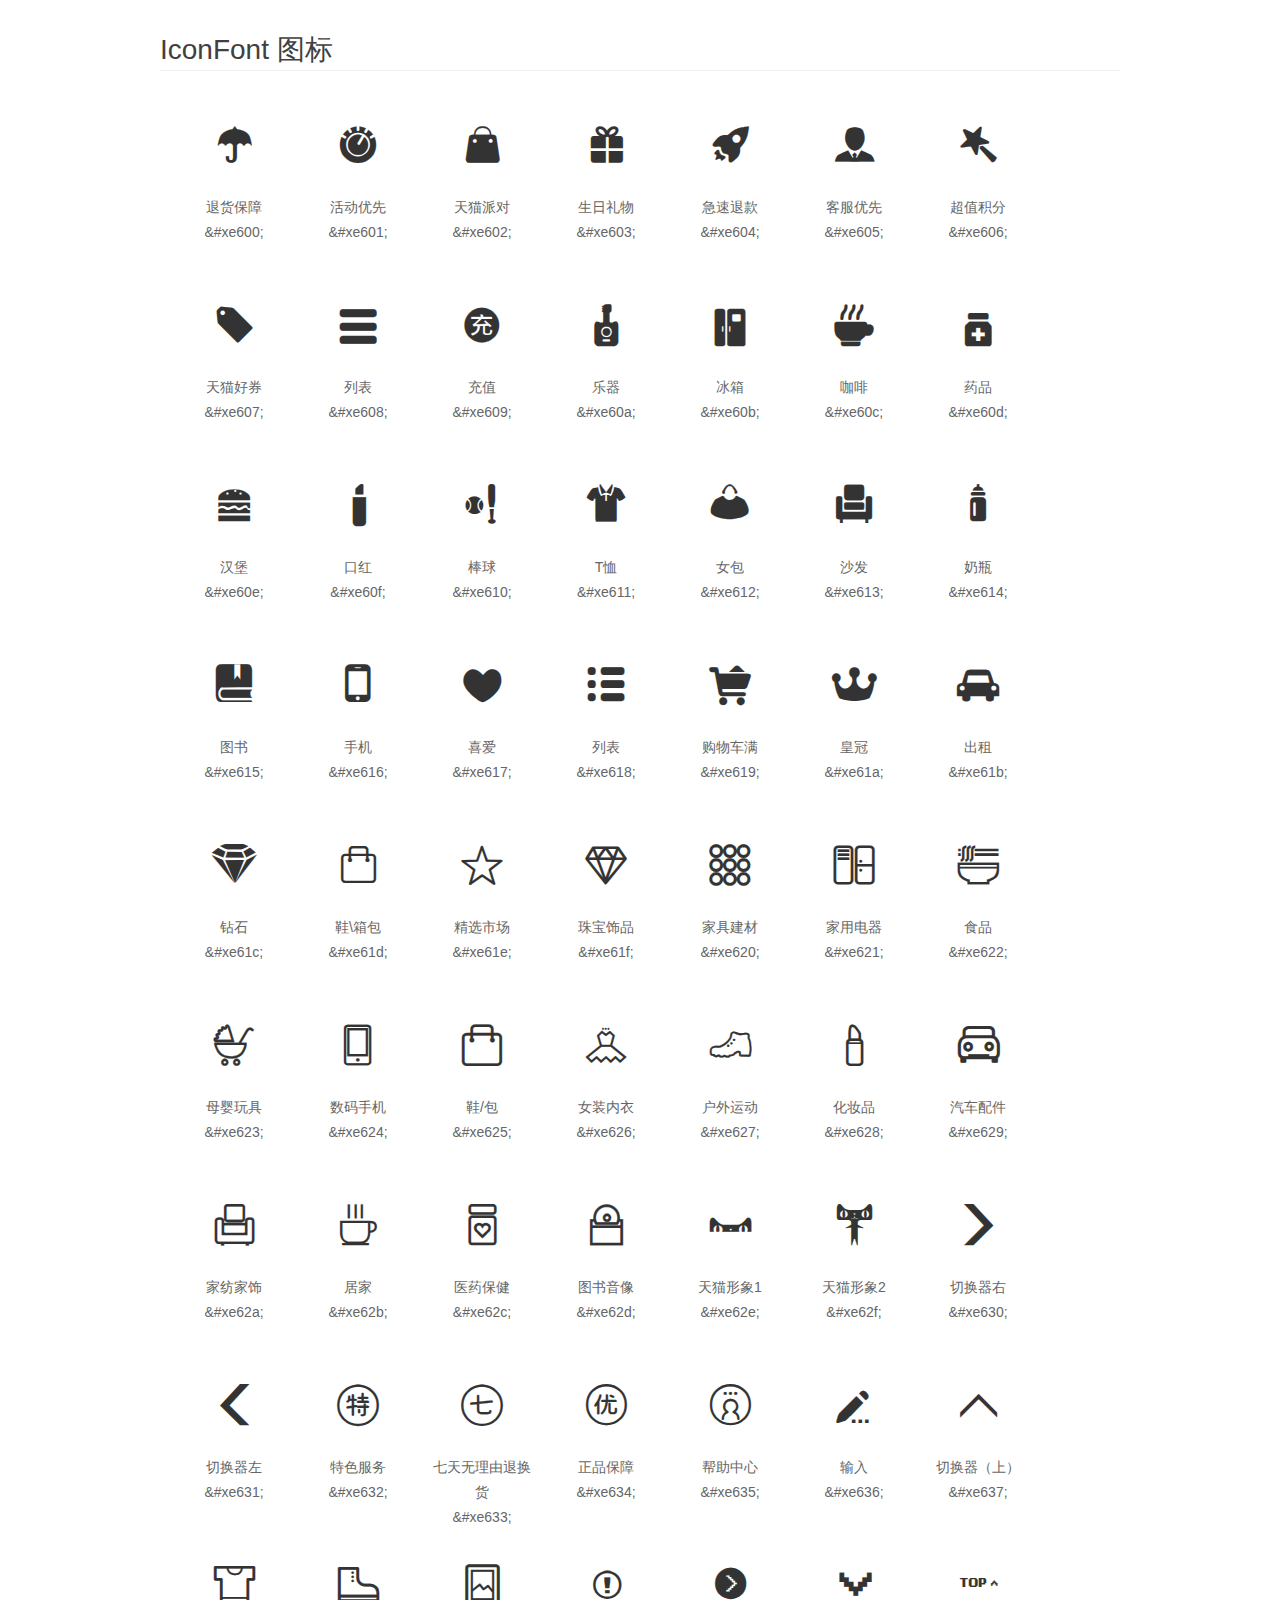
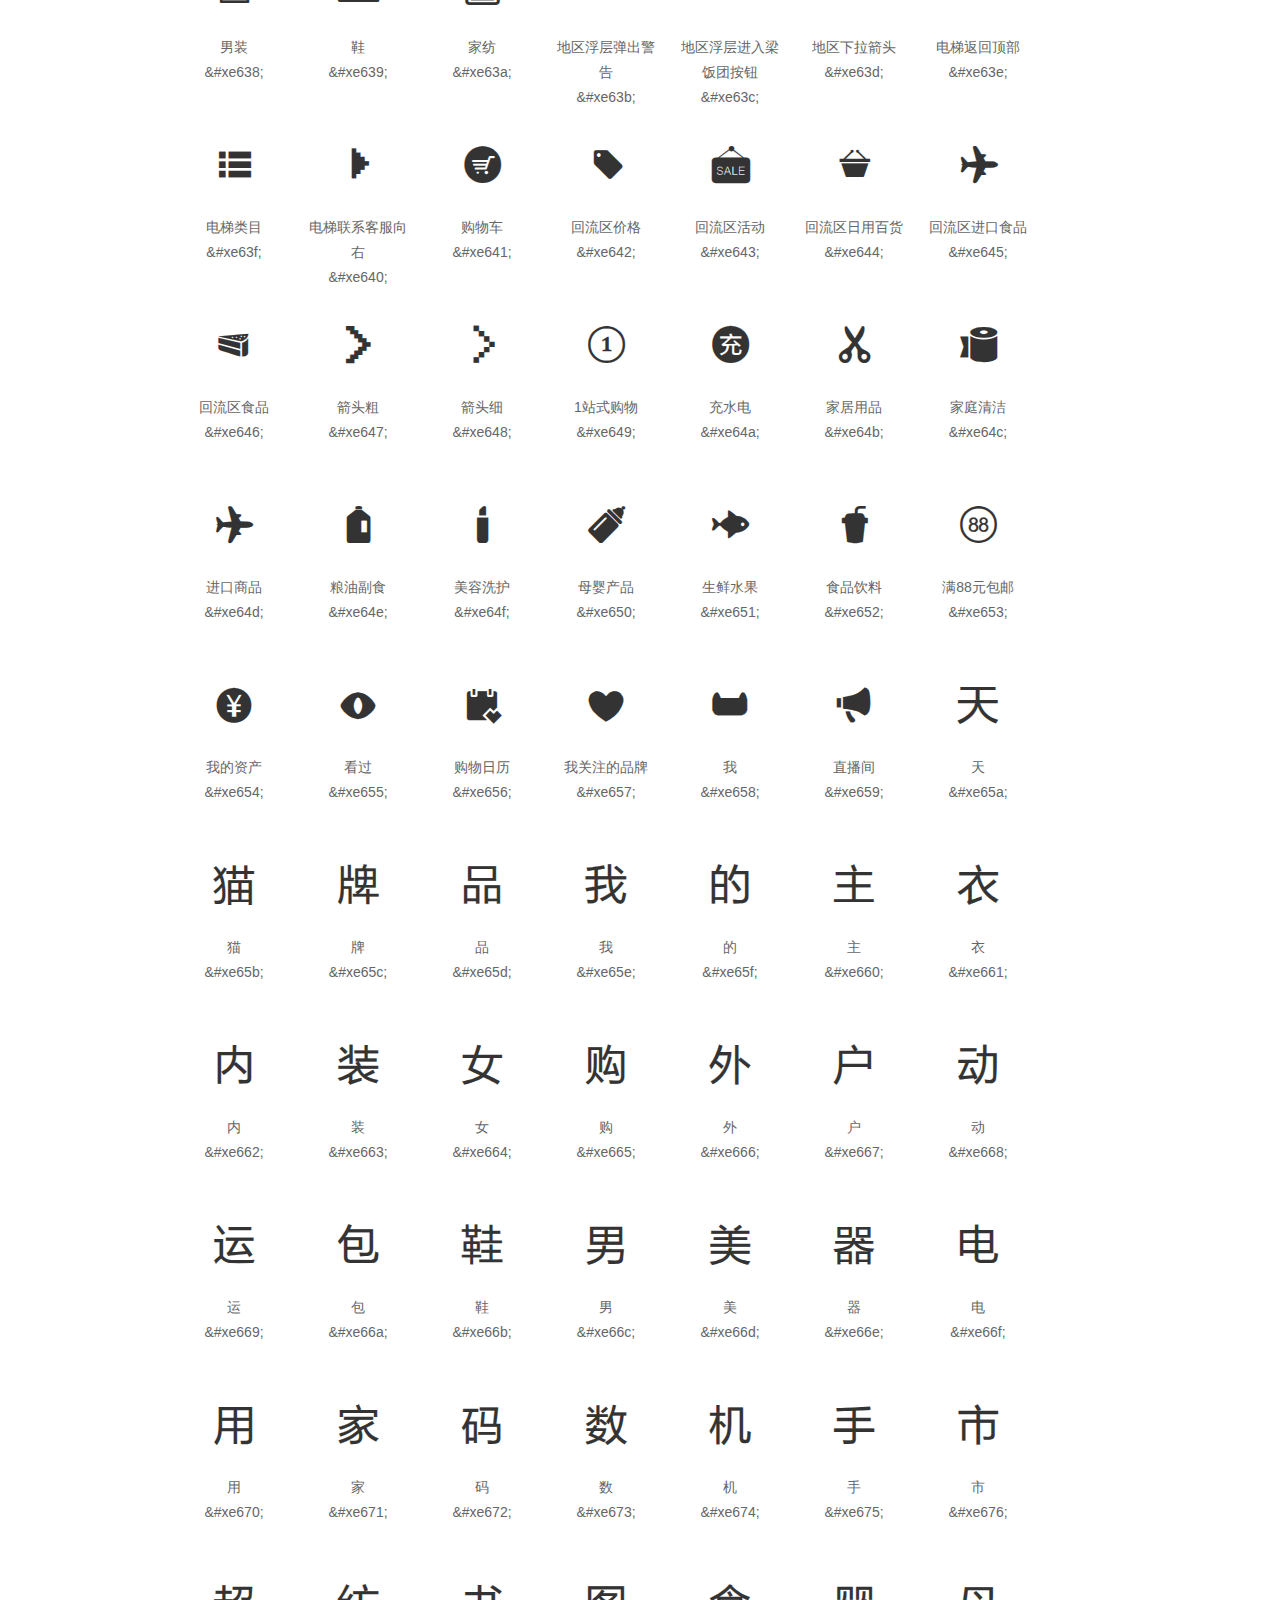
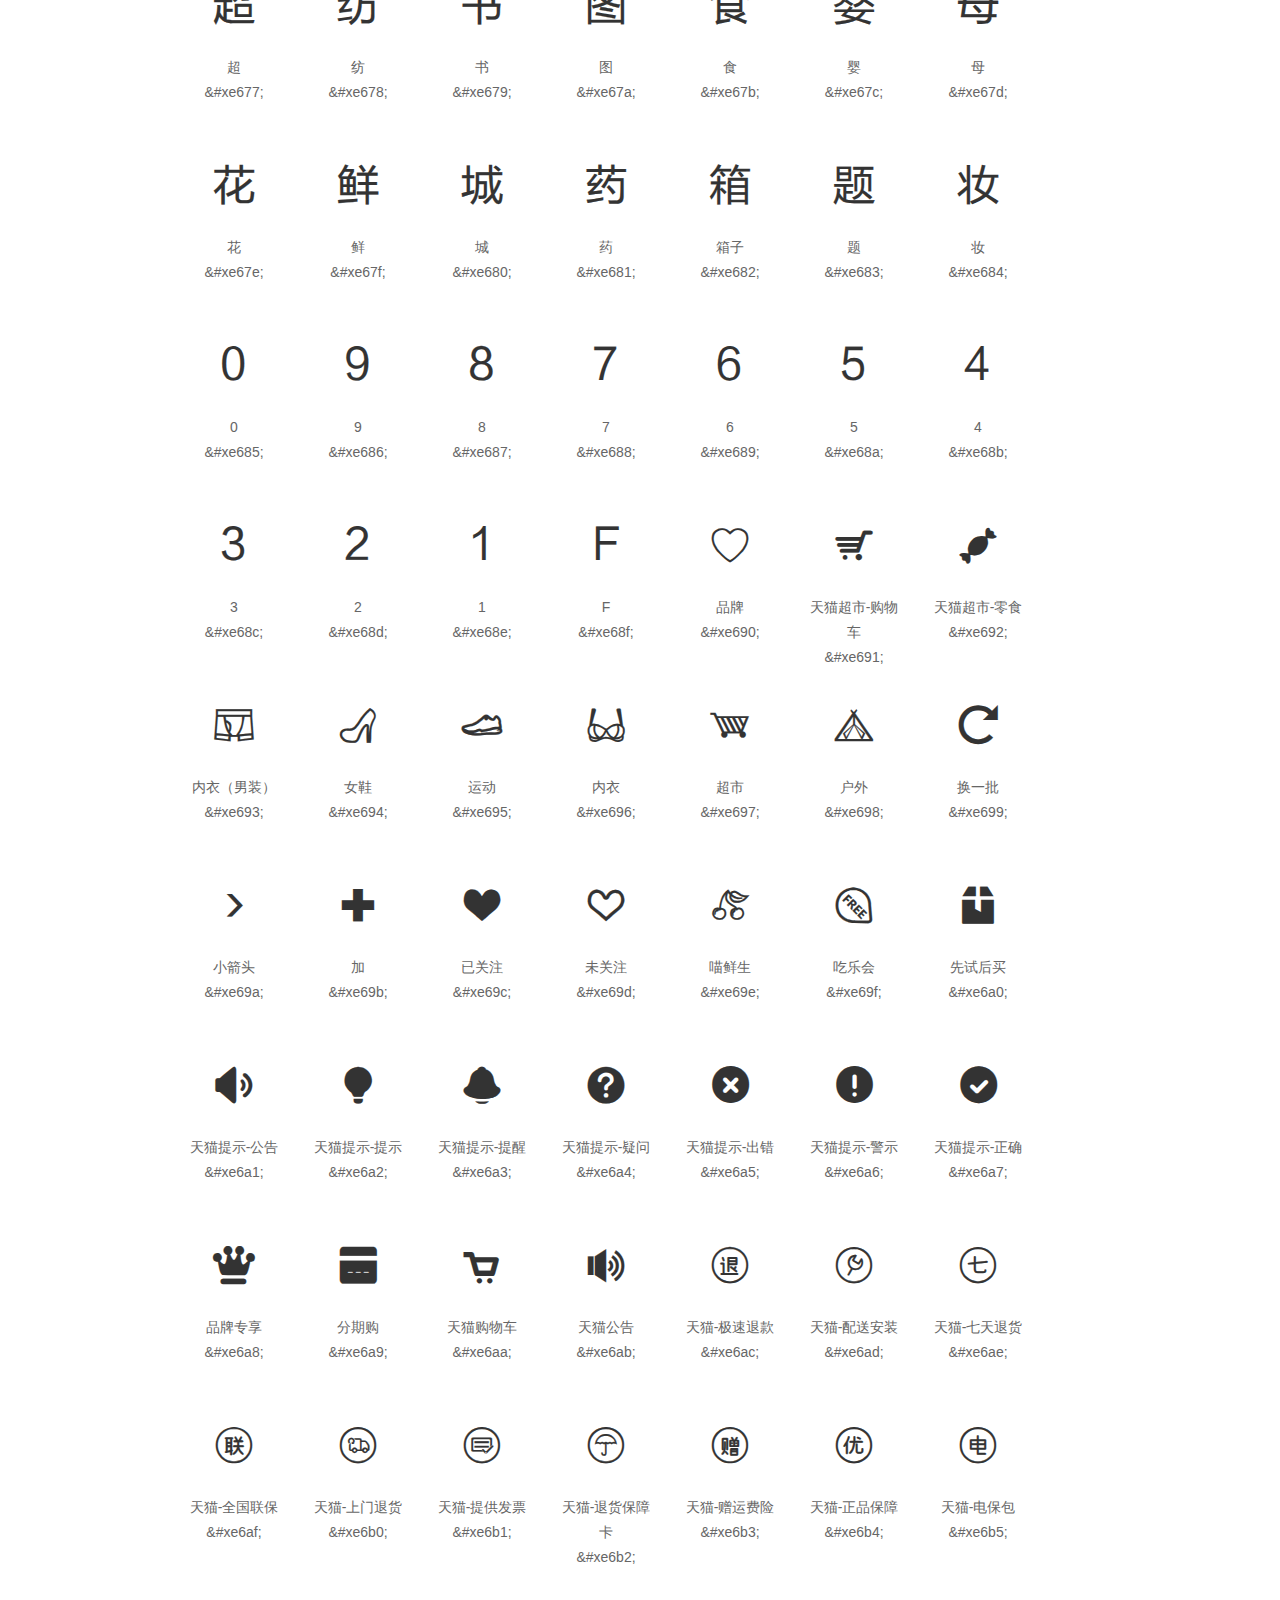
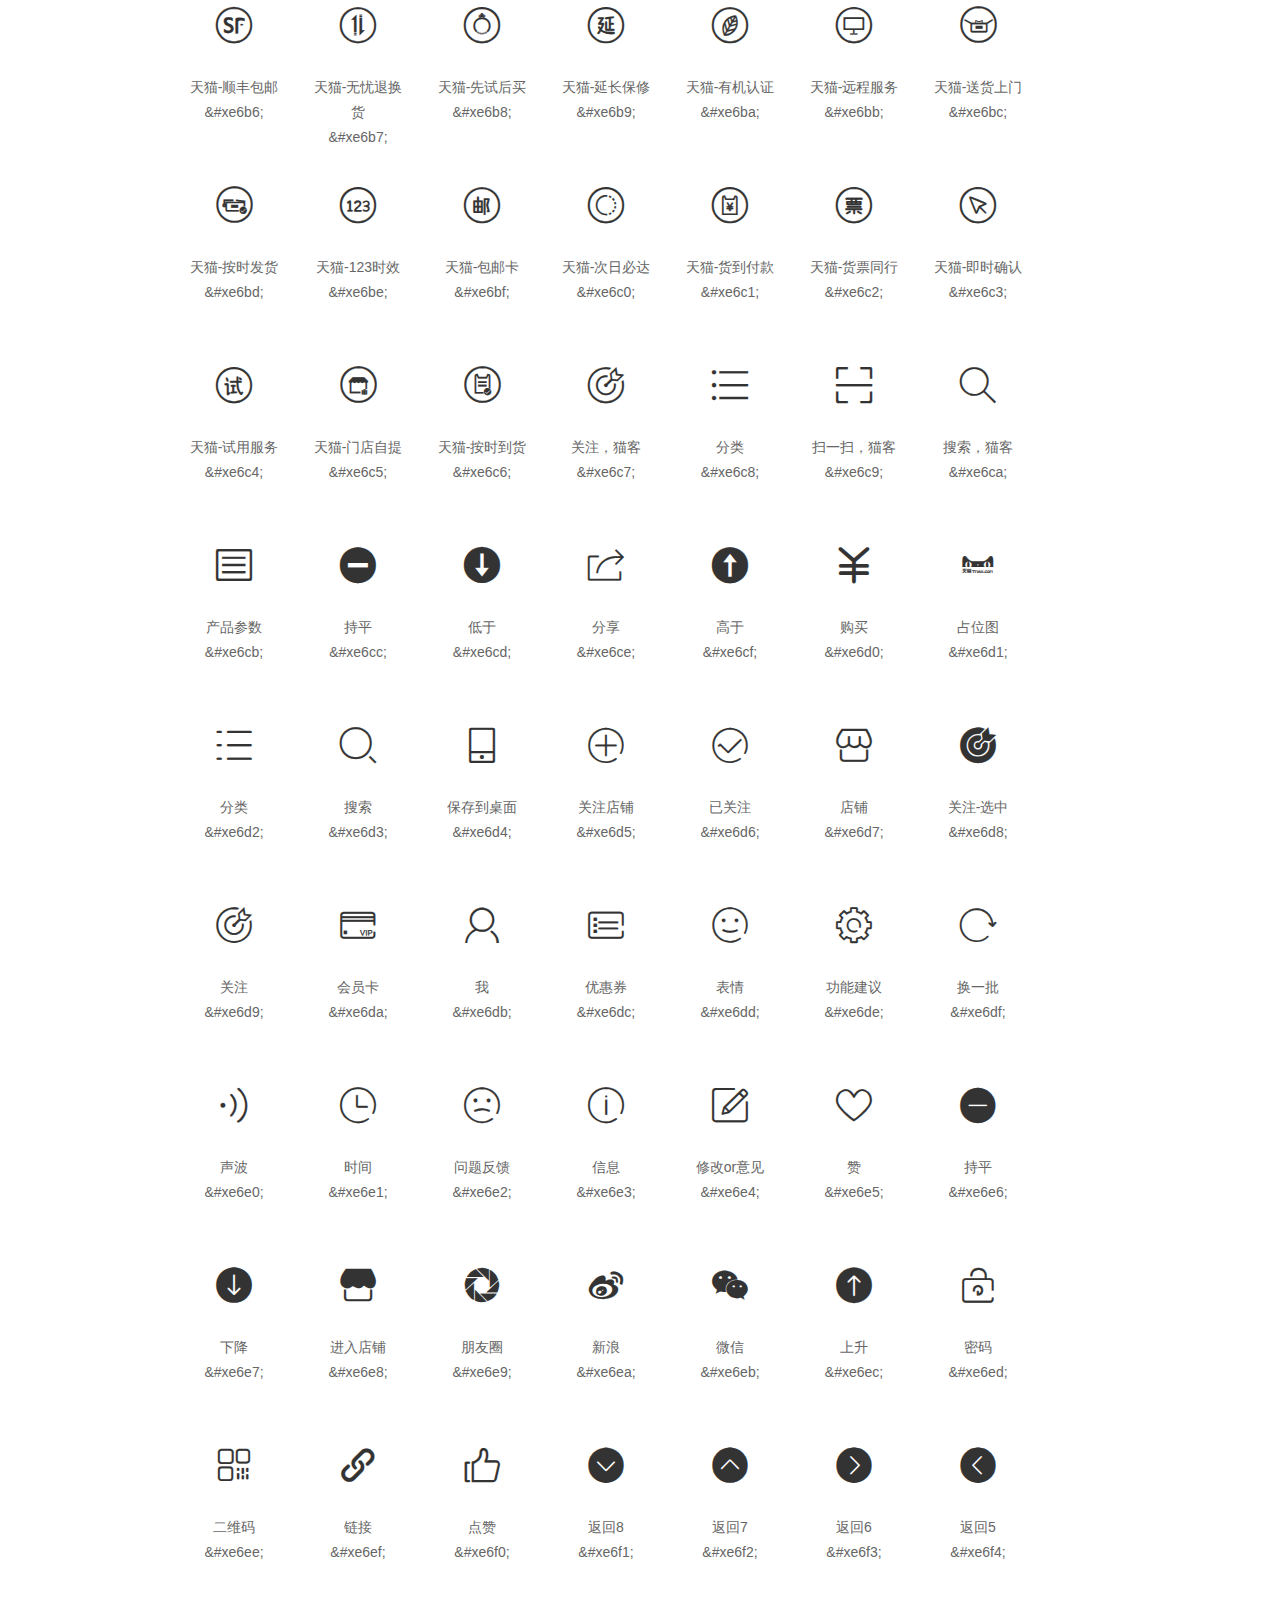
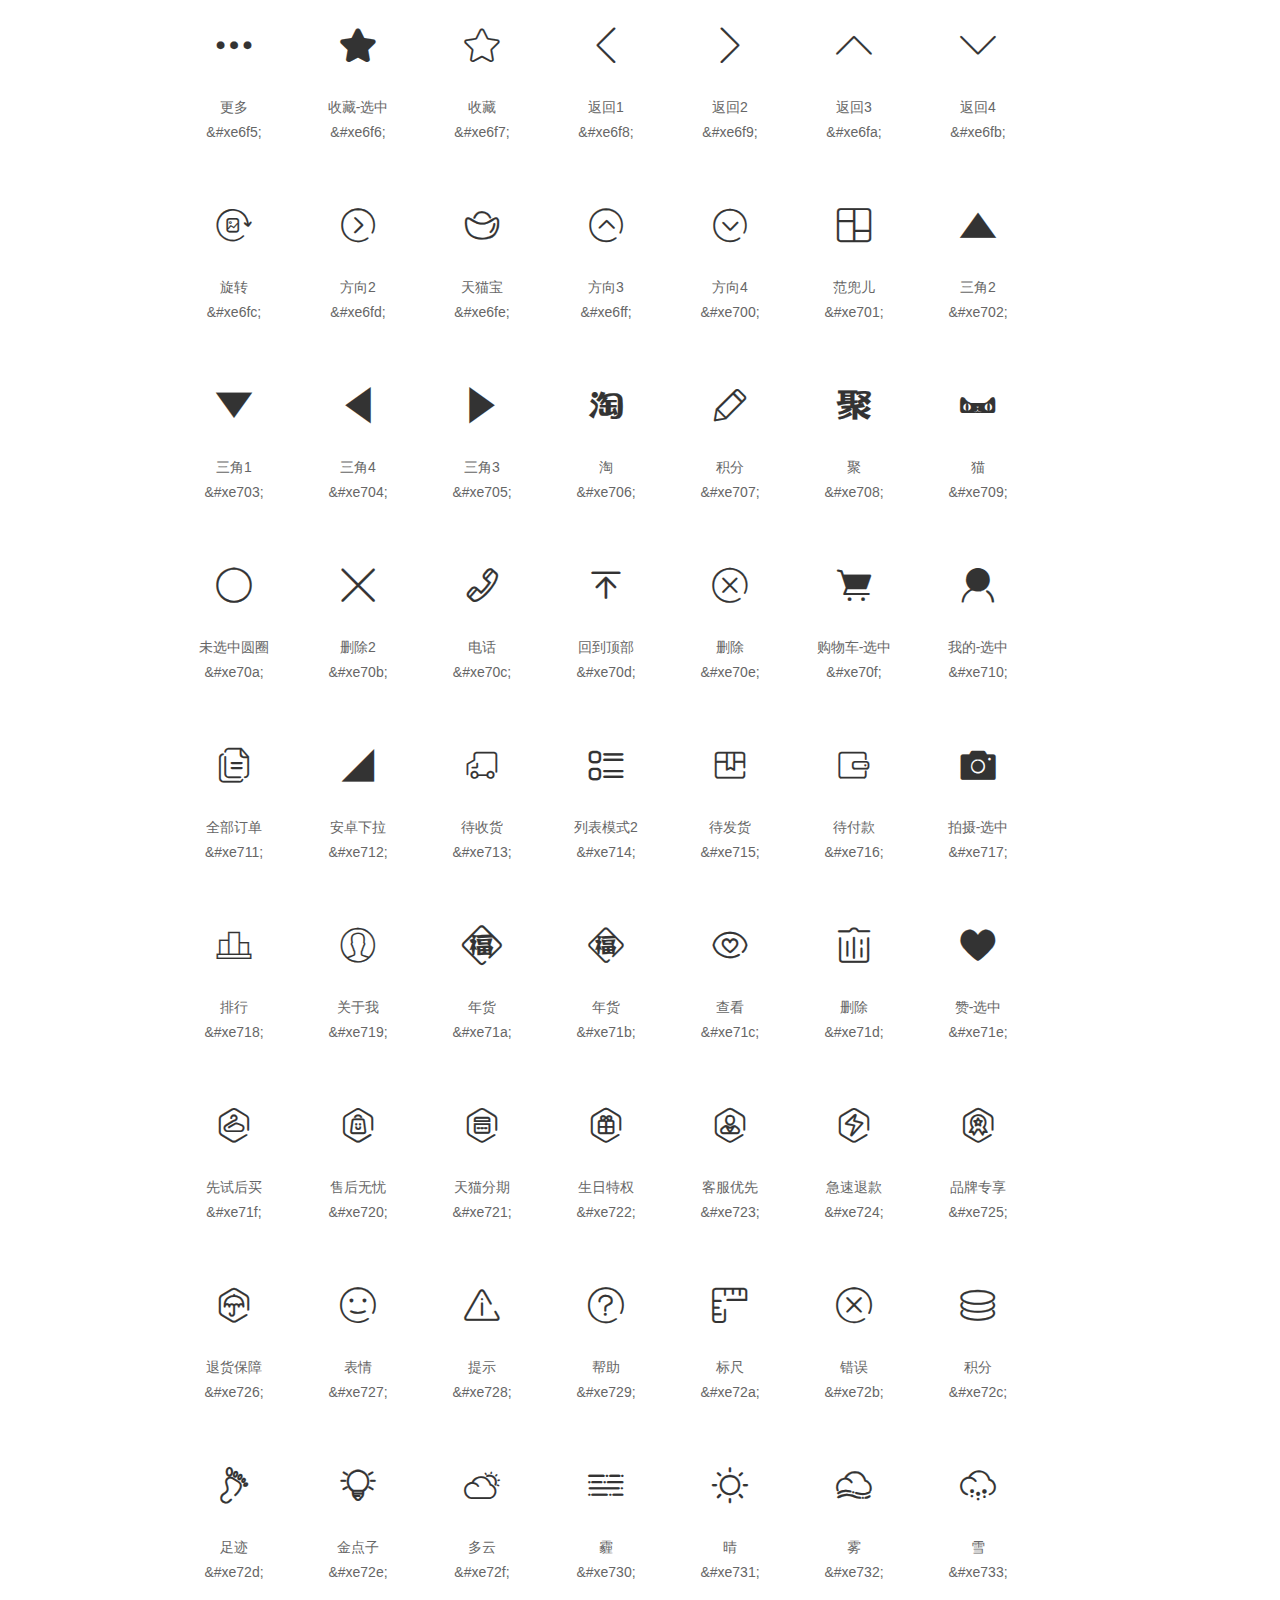
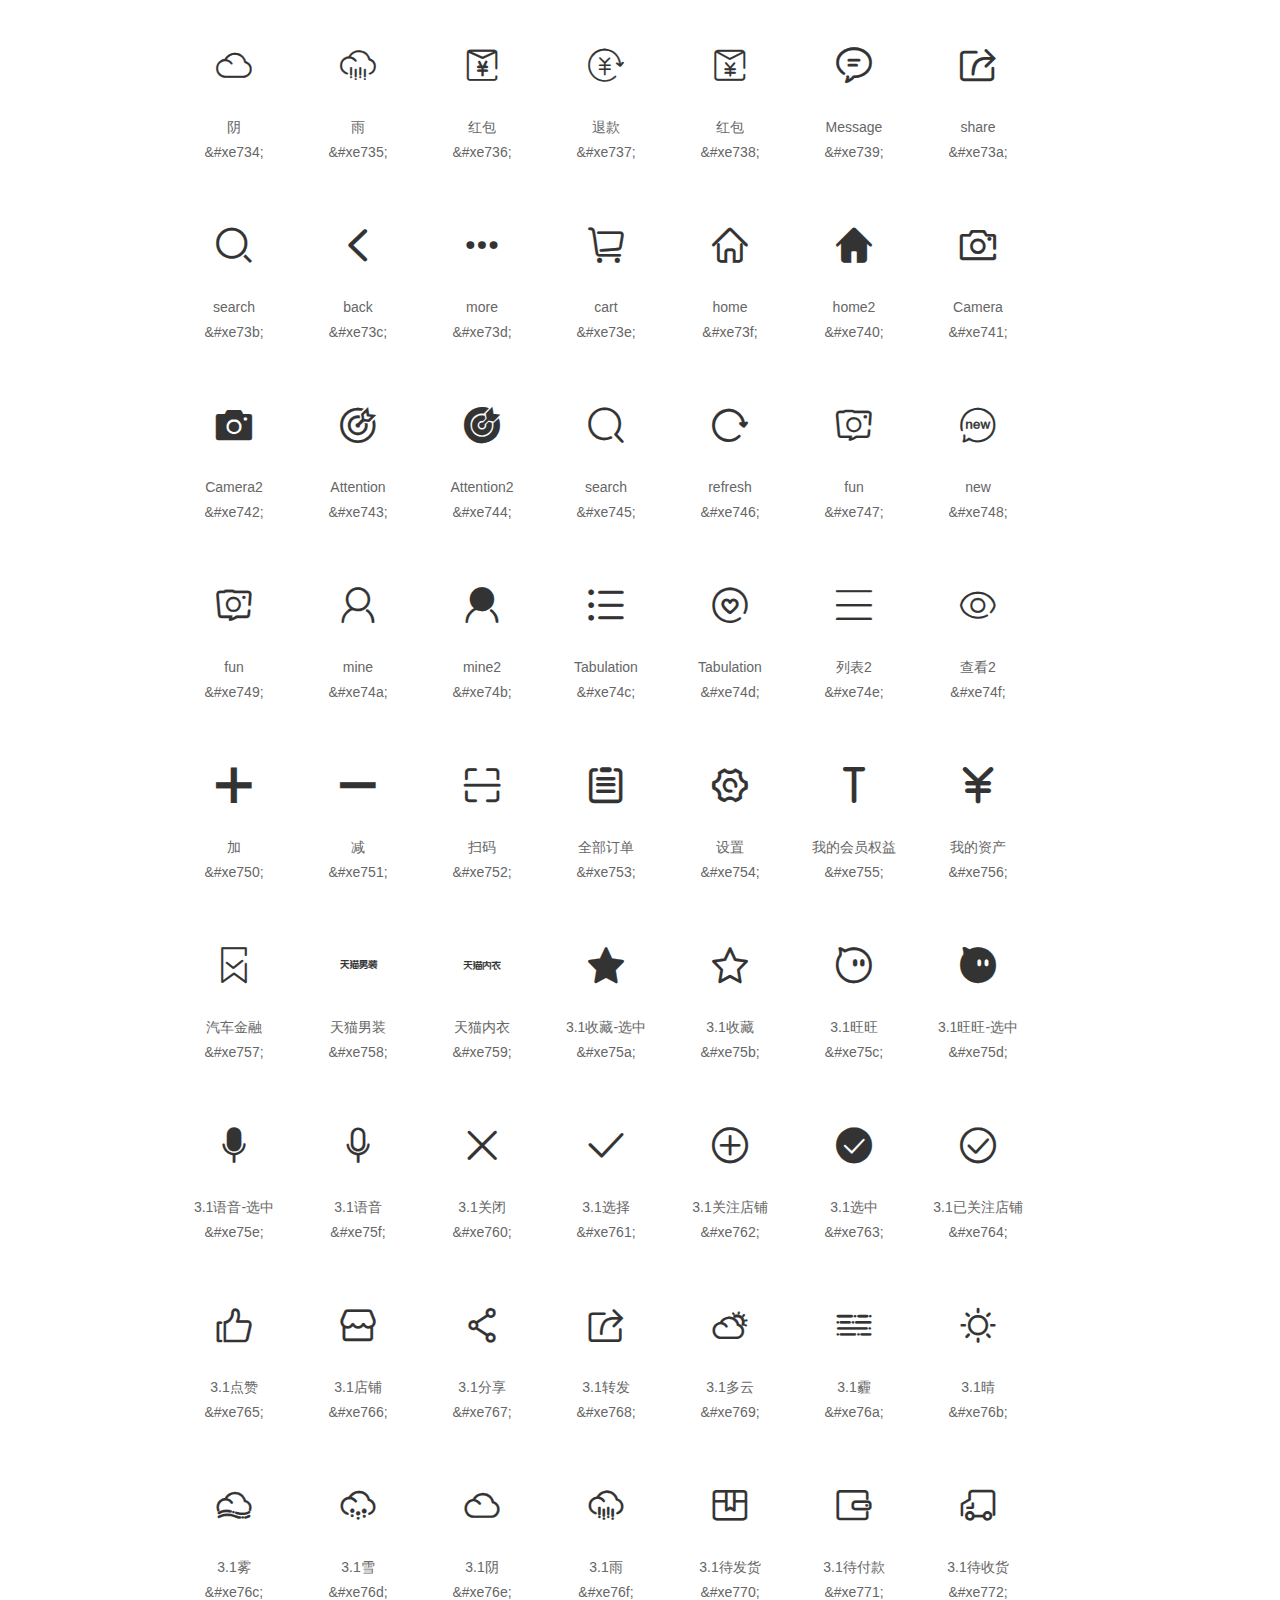
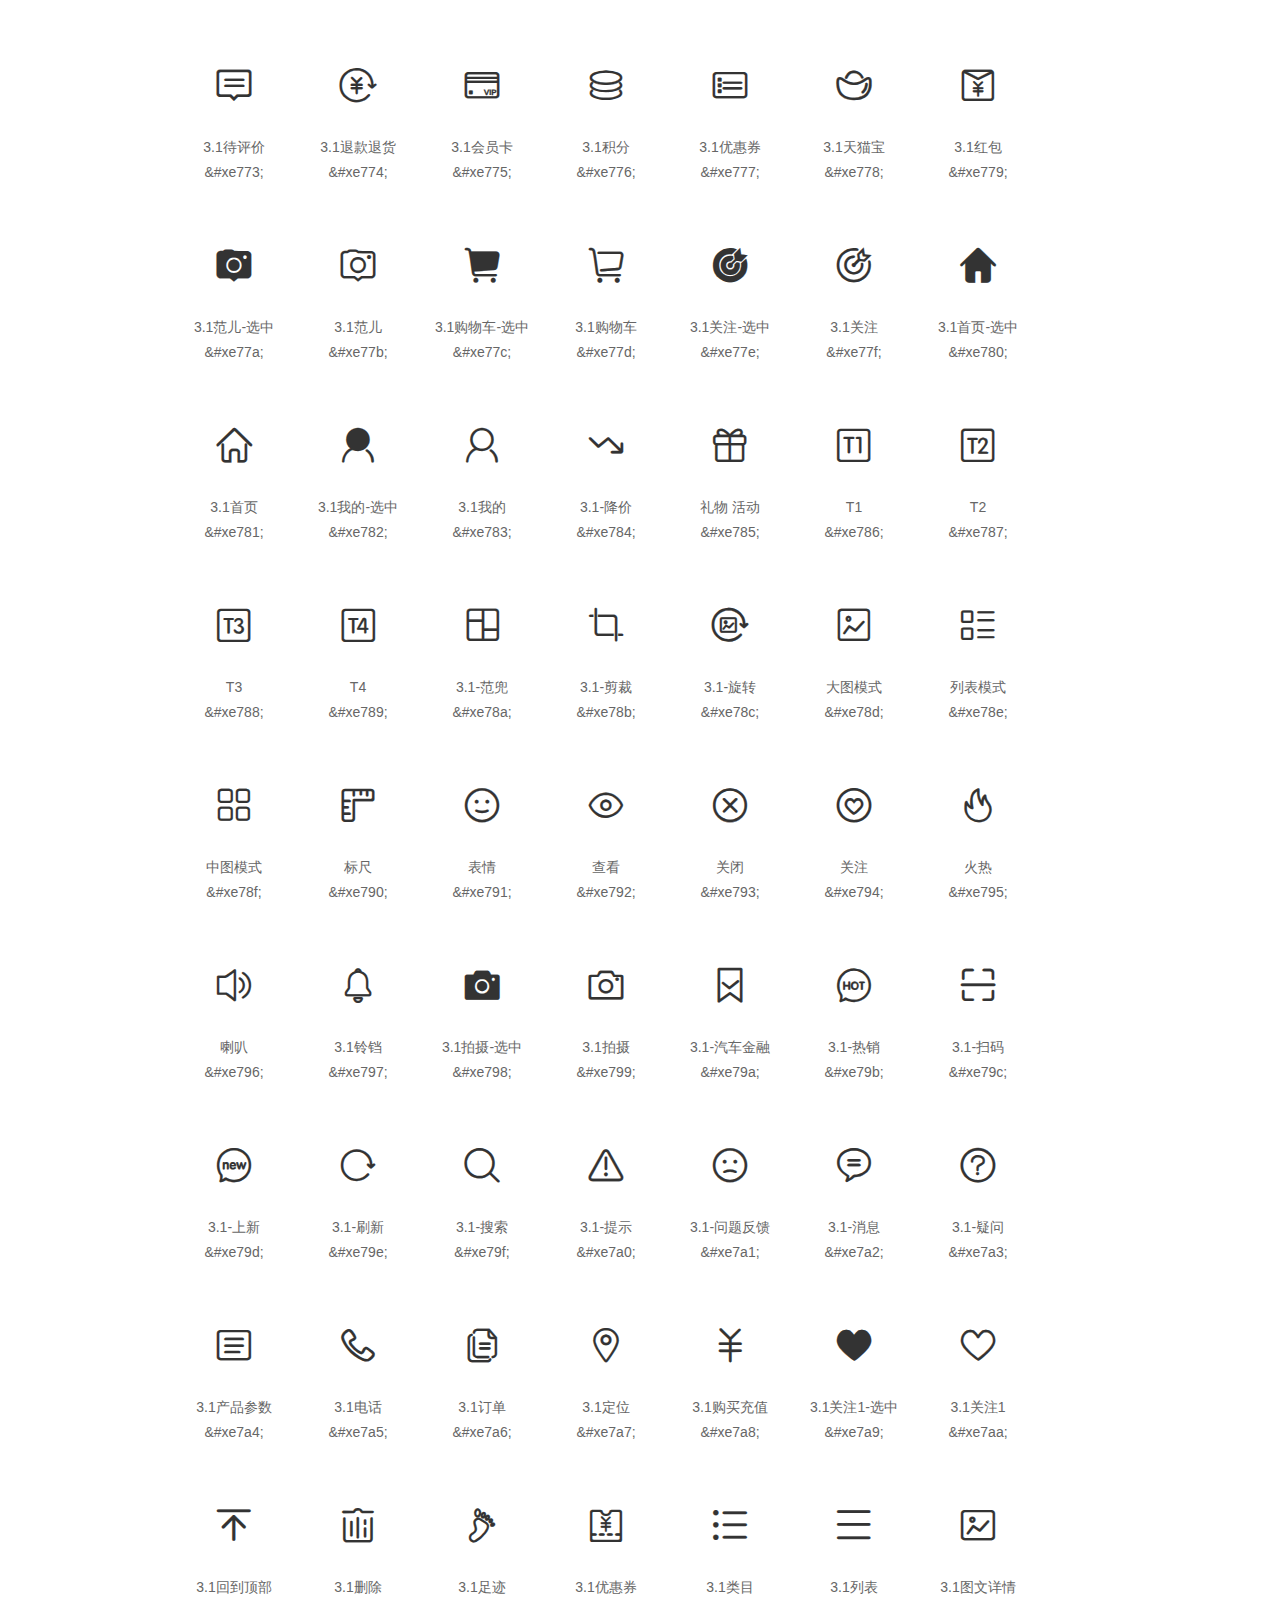
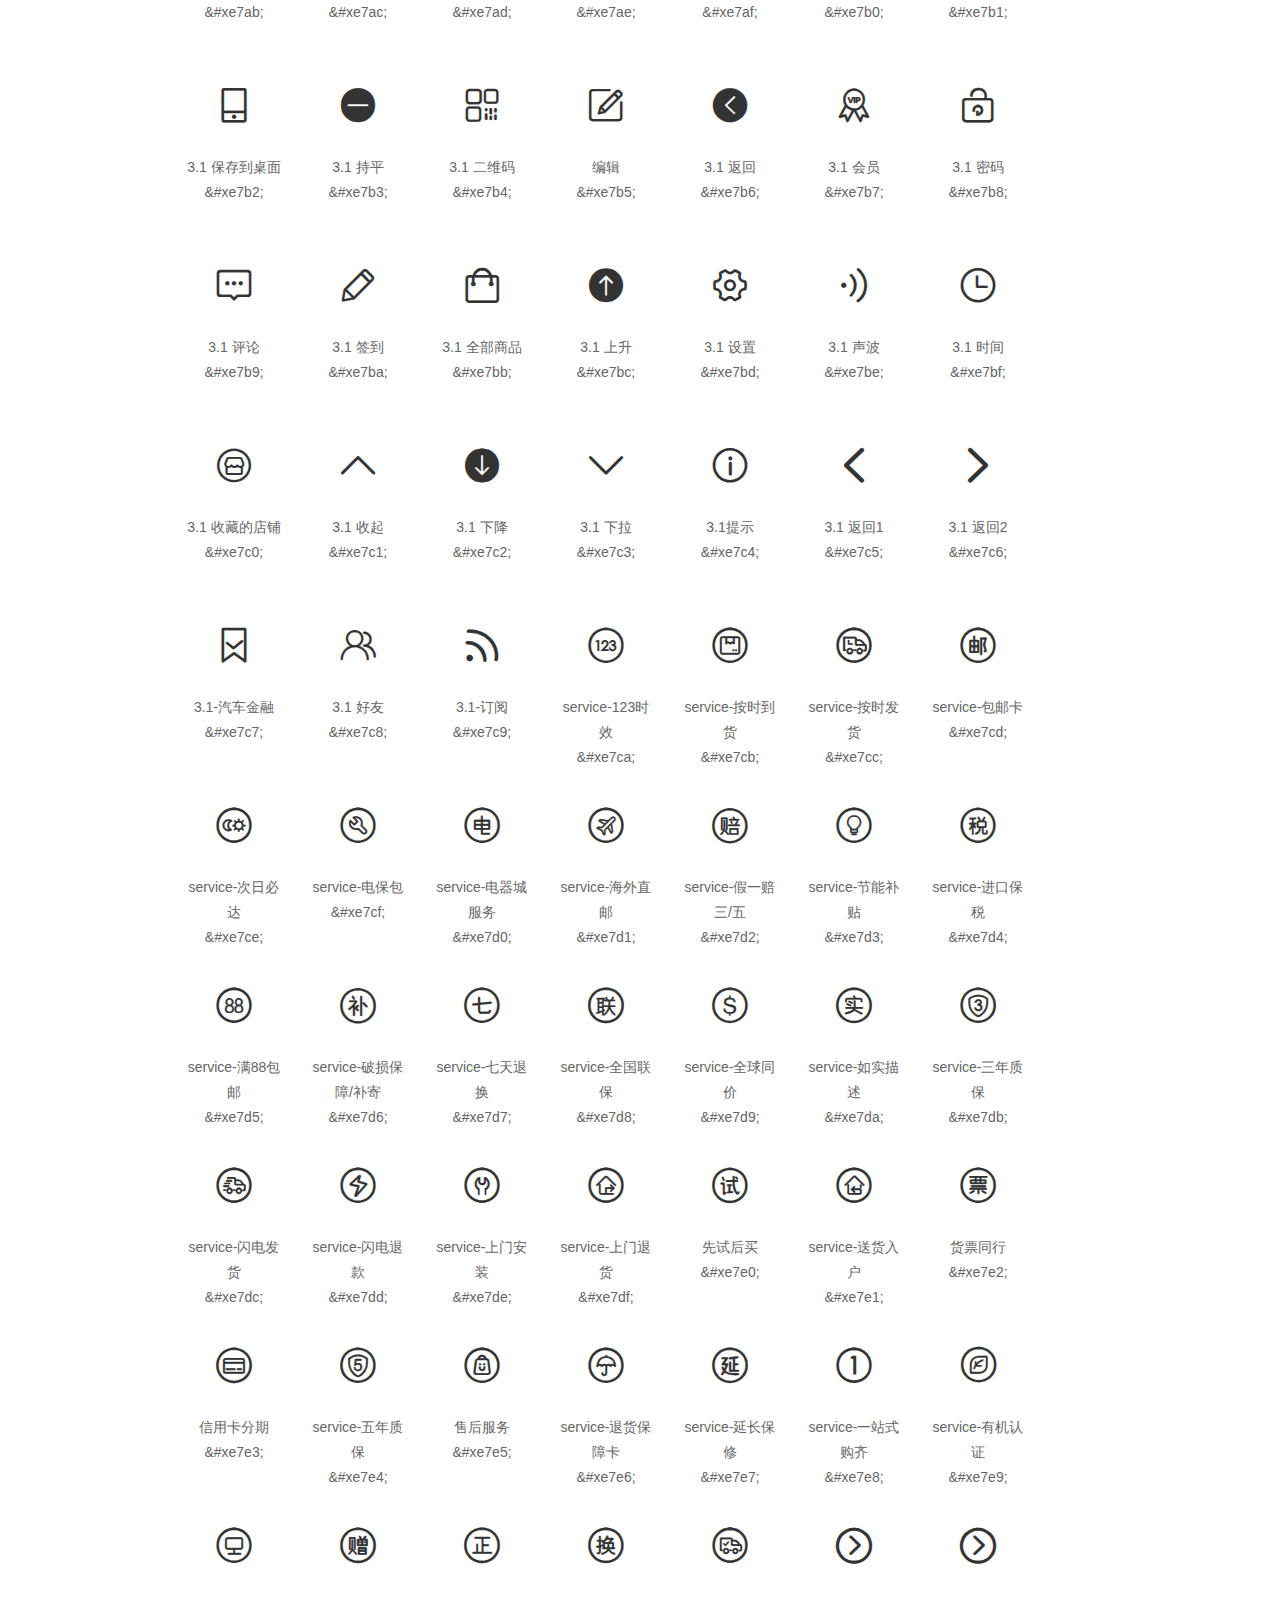
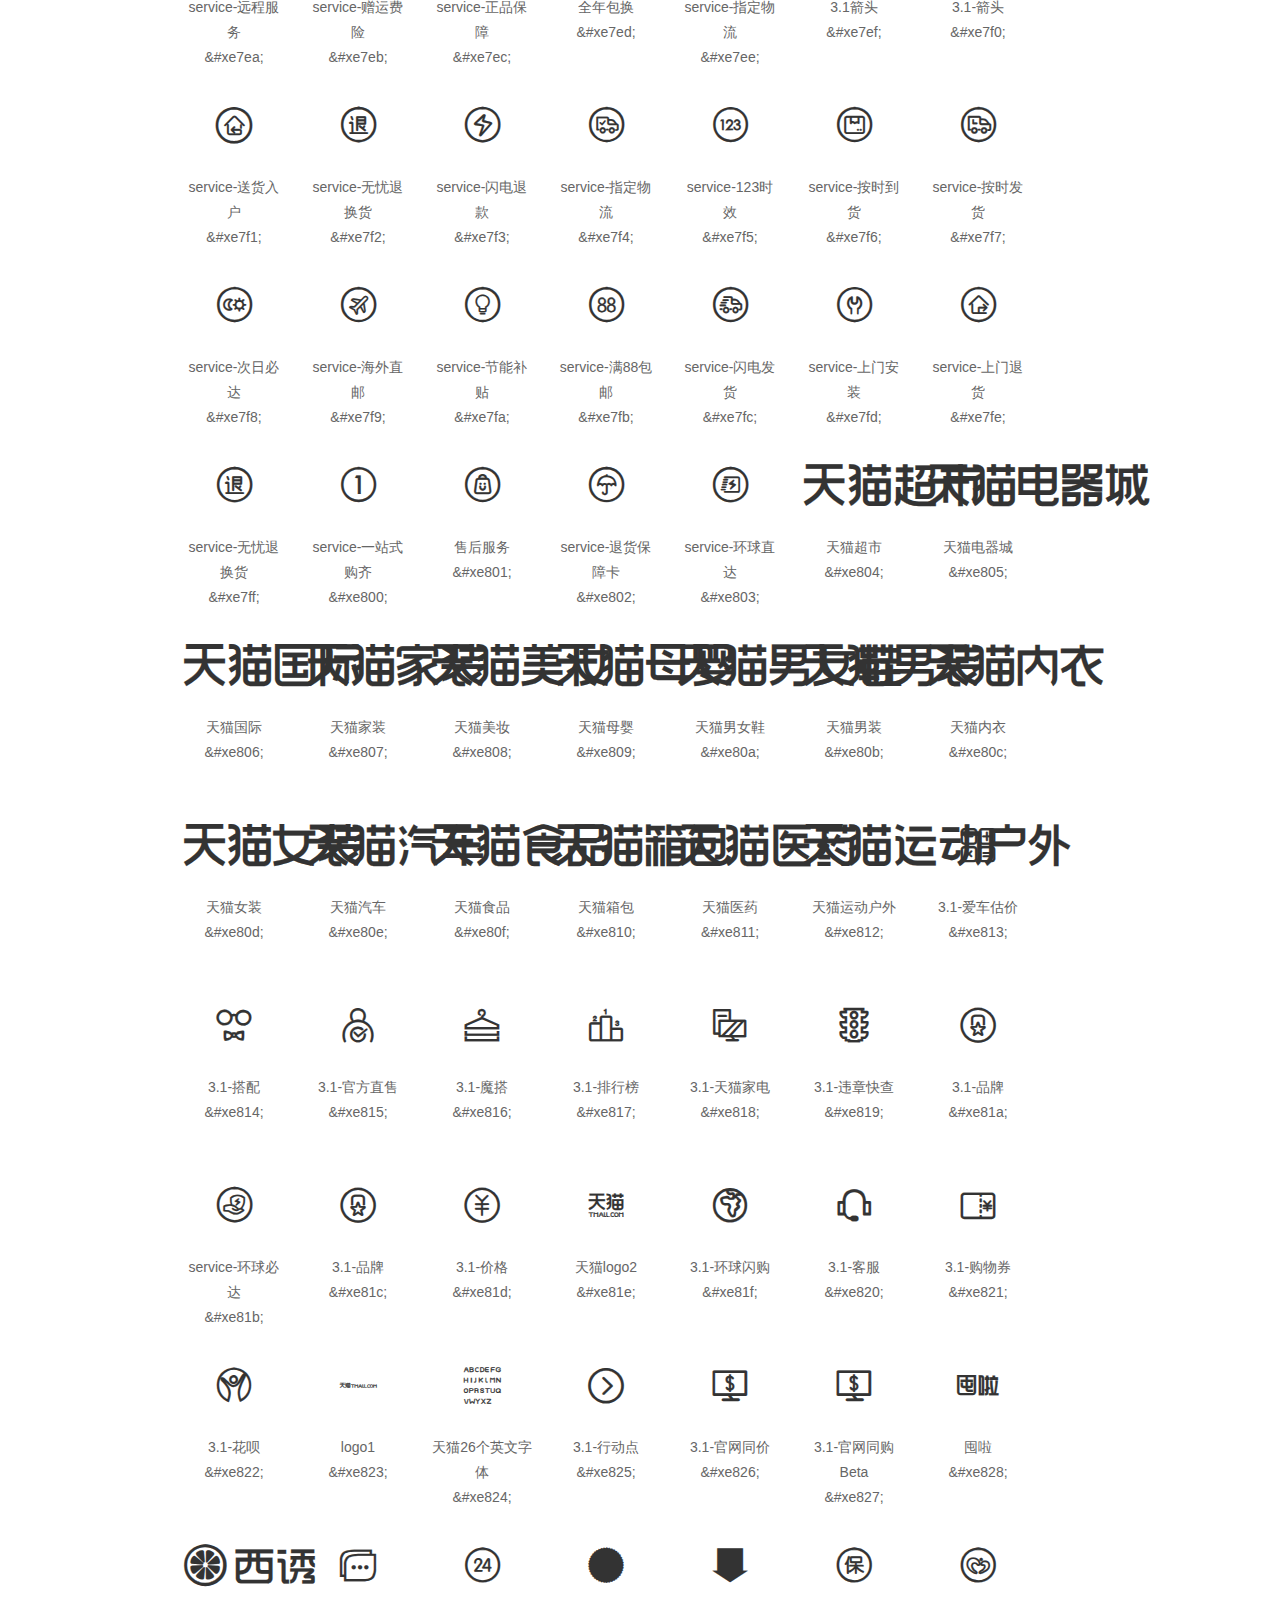
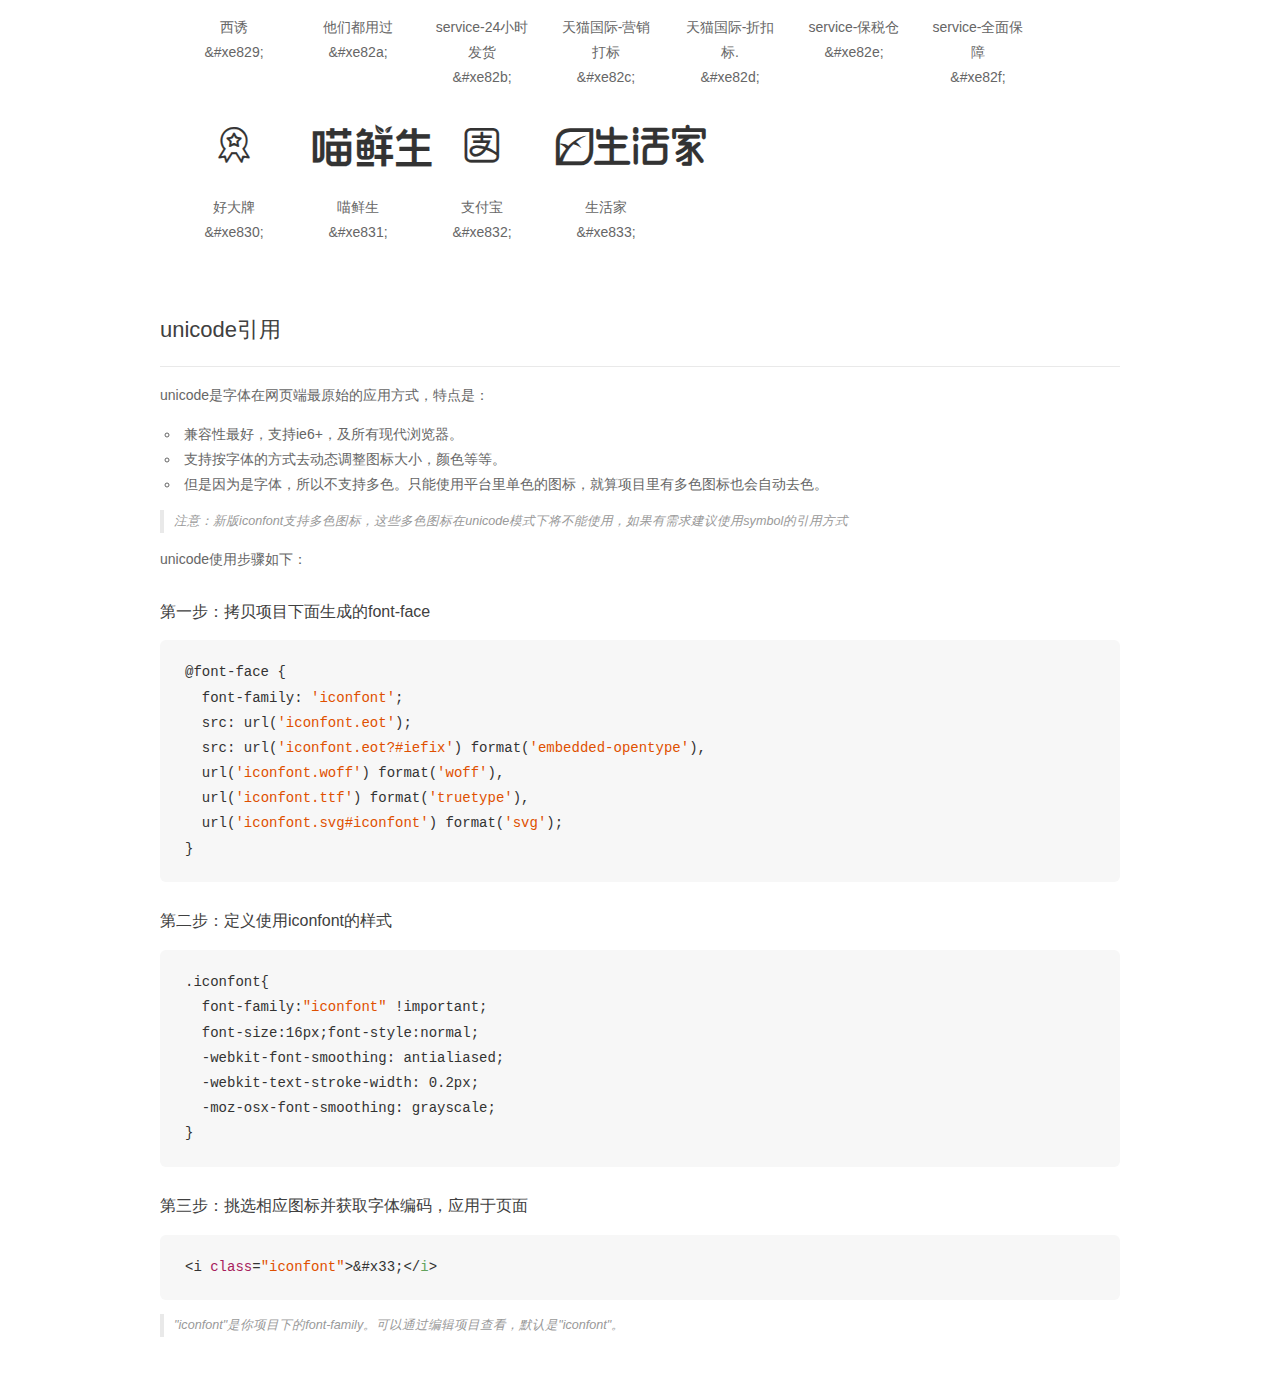
<file: 天猫/iconfont/demo_unicode.html>
<!DOCTYPE html>
<html>
<head>
    <meta charset="utf-8"/>
    <title>IconFont</title>
    <link rel="stylesheet" href="demo.css">

    <style type="text/css">

        @font-face {font-family: "iconfont";
          src: url('iconfont.eot'); /* IE9*/
          src: url('iconfont.eot#iefix') format('embedded-opentype'), /* IE6-IE8 */
          url('iconfont.woff') format('woff'), /* chrome, firefox */
          url('iconfont.ttf') format('truetype'), /* chrome, firefox, opera, Safari, Android, iOS 4.2+*/
          url('iconfont.svg#iconfont') format('svg'); /* iOS 4.1- */
        }

        .iconfont {
          font-family:"iconfont" !important;
          font-size:16px;
          font-style:normal;
          -webkit-font-smoothing: antialiased;
          -webkit-text-stroke-width: 0.2px;
          -moz-osx-font-smoothing: grayscale;
        }

    </style>
</head>
<body>
    <div class="main markdown">
        <h1>IconFont 图标</h1>
        <ul class="icon_lists clear">
            
                <li>
                <i class="icon iconfont">&#xe600;</i>
                    <div class="name">退货保障</div>
                    <div class="code">&amp;#xe600;</div>
                </li>
            
                <li>
                <i class="icon iconfont">&#xe601;</i>
                    <div class="name">活动优先</div>
                    <div class="code">&amp;#xe601;</div>
                </li>
            
                <li>
                <i class="icon iconfont">&#xe602;</i>
                    <div class="name">天猫派对</div>
                    <div class="code">&amp;#xe602;</div>
                </li>
            
                <li>
                <i class="icon iconfont">&#xe603;</i>
                    <div class="name">生日礼物</div>
                    <div class="code">&amp;#xe603;</div>
                </li>
            
                <li>
                <i class="icon iconfont">&#xe604;</i>
                    <div class="name">急速退款</div>
                    <div class="code">&amp;#xe604;</div>
                </li>
            
                <li>
                <i class="icon iconfont">&#xe605;</i>
                    <div class="name">客服优先</div>
                    <div class="code">&amp;#xe605;</div>
                </li>
            
                <li>
                <i class="icon iconfont">&#xe606;</i>
                    <div class="name">超值积分</div>
                    <div class="code">&amp;#xe606;</div>
                </li>
            
                <li>
                <i class="icon iconfont">&#xe607;</i>
                    <div class="name">天猫好券</div>
                    <div class="code">&amp;#xe607;</div>
                </li>
            
                <li>
                <i class="icon iconfont">&#xe608;</i>
                    <div class="name">列表</div>
                    <div class="code">&amp;#xe608;</div>
                </li>
            
                <li>
                <i class="icon iconfont">&#xe609;</i>
                    <div class="name">充值</div>
                    <div class="code">&amp;#xe609;</div>
                </li>
            
                <li>
                <i class="icon iconfont">&#xe60a;</i>
                    <div class="name">乐器</div>
                    <div class="code">&amp;#xe60a;</div>
                </li>
            
                <li>
                <i class="icon iconfont">&#xe60b;</i>
                    <div class="name">冰箱</div>
                    <div class="code">&amp;#xe60b;</div>
                </li>
            
                <li>
                <i class="icon iconfont">&#xe60c;</i>
                    <div class="name">咖啡</div>
                    <div class="code">&amp;#xe60c;</div>
                </li>
            
                <li>
                <i class="icon iconfont">&#xe60d;</i>
                    <div class="name">药品</div>
                    <div class="code">&amp;#xe60d;</div>
                </li>
            
                <li>
                <i class="icon iconfont">&#xe60e;</i>
                    <div class="name">汉堡</div>
                    <div class="code">&amp;#xe60e;</div>
                </li>
            
                <li>
                <i class="icon iconfont">&#xe60f;</i>
                    <div class="name">口红</div>
                    <div class="code">&amp;#xe60f;</div>
                </li>
            
                <li>
                <i class="icon iconfont">&#xe610;</i>
                    <div class="name">棒球</div>
                    <div class="code">&amp;#xe610;</div>
                </li>
            
                <li>
                <i class="icon iconfont">&#xe611;</i>
                    <div class="name">T恤</div>
                    <div class="code">&amp;#xe611;</div>
                </li>
            
                <li>
                <i class="icon iconfont">&#xe612;</i>
                    <div class="name">女包</div>
                    <div class="code">&amp;#xe612;</div>
                </li>
            
                <li>
                <i class="icon iconfont">&#xe613;</i>
                    <div class="name">沙发</div>
                    <div class="code">&amp;#xe613;</div>
                </li>
            
                <li>
                <i class="icon iconfont">&#xe614;</i>
                    <div class="name">奶瓶</div>
                    <div class="code">&amp;#xe614;</div>
                </li>
            
                <li>
                <i class="icon iconfont">&#xe615;</i>
                    <div class="name">图书</div>
                    <div class="code">&amp;#xe615;</div>
                </li>
            
                <li>
                <i class="icon iconfont">&#xe616;</i>
                    <div class="name">手机</div>
                    <div class="code">&amp;#xe616;</div>
                </li>
            
                <li>
                <i class="icon iconfont">&#xe617;</i>
                    <div class="name">喜爱</div>
                    <div class="code">&amp;#xe617;</div>
                </li>
            
                <li>
                <i class="icon iconfont">&#xe618;</i>
                    <div class="name">列表</div>
                    <div class="code">&amp;#xe618;</div>
                </li>
            
                <li>
                <i class="icon iconfont">&#xe619;</i>
                    <div class="name">购物车满</div>
                    <div class="code">&amp;#xe619;</div>
                </li>
            
                <li>
                <i class="icon iconfont">&#xe61a;</i>
                    <div class="name">皇冠</div>
                    <div class="code">&amp;#xe61a;</div>
                </li>
            
                <li>
                <i class="icon iconfont">&#xe61b;</i>
                    <div class="name">出租</div>
                    <div class="code">&amp;#xe61b;</div>
                </li>
            
                <li>
                <i class="icon iconfont">&#xe61c;</i>
                    <div class="name">钻石</div>
                    <div class="code">&amp;#xe61c;</div>
                </li>
            
                <li>
                <i class="icon iconfont">&#xe61d;</i>
                    <div class="name">鞋\箱包</div>
                    <div class="code">&amp;#xe61d;</div>
                </li>
            
                <li>
                <i class="icon iconfont">&#xe61e;</i>
                    <div class="name">精选市场</div>
                    <div class="code">&amp;#xe61e;</div>
                </li>
            
                <li>
                <i class="icon iconfont">&#xe61f;</i>
                    <div class="name">珠宝饰品</div>
                    <div class="code">&amp;#xe61f;</div>
                </li>
            
                <li>
                <i class="icon iconfont">&#xe620;</i>
                    <div class="name">家具建材</div>
                    <div class="code">&amp;#xe620;</div>
                </li>
            
                <li>
                <i class="icon iconfont">&#xe621;</i>
                    <div class="name">家用电器</div>
                    <div class="code">&amp;#xe621;</div>
                </li>
            
                <li>
                <i class="icon iconfont">&#xe622;</i>
                    <div class="name">食品</div>
                    <div class="code">&amp;#xe622;</div>
                </li>
            
                <li>
                <i class="icon iconfont">&#xe623;</i>
                    <div class="name">母婴玩具</div>
                    <div class="code">&amp;#xe623;</div>
                </li>
            
                <li>
                <i class="icon iconfont">&#xe624;</i>
                    <div class="name">数码手机</div>
                    <div class="code">&amp;#xe624;</div>
                </li>
            
                <li>
                <i class="icon iconfont">&#xe625;</i>
                    <div class="name">鞋/包</div>
                    <div class="code">&amp;#xe625;</div>
                </li>
            
                <li>
                <i class="icon iconfont">&#xe626;</i>
                    <div class="name">女装内衣</div>
                    <div class="code">&amp;#xe626;</div>
                </li>
            
                <li>
                <i class="icon iconfont">&#xe627;</i>
                    <div class="name">户外运动</div>
                    <div class="code">&amp;#xe627;</div>
                </li>
            
                <li>
                <i class="icon iconfont">&#xe628;</i>
                    <div class="name">化妆品</div>
                    <div class="code">&amp;#xe628;</div>
                </li>
            
                <li>
                <i class="icon iconfont">&#xe629;</i>
                    <div class="name">汽车配件</div>
                    <div class="code">&amp;#xe629;</div>
                </li>
            
                <li>
                <i class="icon iconfont">&#xe62a;</i>
                    <div class="name">家纺家饰</div>
                    <div class="code">&amp;#xe62a;</div>
                </li>
            
                <li>
                <i class="icon iconfont">&#xe62b;</i>
                    <div class="name">居家</div>
                    <div class="code">&amp;#xe62b;</div>
                </li>
            
                <li>
                <i class="icon iconfont">&#xe62c;</i>
                    <div class="name">医药保健</div>
                    <div class="code">&amp;#xe62c;</div>
                </li>
            
                <li>
                <i class="icon iconfont">&#xe62d;</i>
                    <div class="name">图书音像</div>
                    <div class="code">&amp;#xe62d;</div>
                </li>
            
                <li>
                <i class="icon iconfont">&#xe62e;</i>
                    <div class="name">天猫形象1</div>
                    <div class="code">&amp;#xe62e;</div>
                </li>
            
                <li>
                <i class="icon iconfont">&#xe62f;</i>
                    <div class="name">天猫形象2</div>
                    <div class="code">&amp;#xe62f;</div>
                </li>
            
                <li>
                <i class="icon iconfont">&#xe630;</i>
                    <div class="name">切换器右</div>
                    <div class="code">&amp;#xe630;</div>
                </li>
            
                <li>
                <i class="icon iconfont">&#xe631;</i>
                    <div class="name">切换器左</div>
                    <div class="code">&amp;#xe631;</div>
                </li>
            
                <li>
                <i class="icon iconfont">&#xe632;</i>
                    <div class="name">特色服务</div>
                    <div class="code">&amp;#xe632;</div>
                </li>
            
                <li>
                <i class="icon iconfont">&#xe633;</i>
                    <div class="name">七天无理由退换货</div>
                    <div class="code">&amp;#xe633;</div>
                </li>
            
                <li>
                <i class="icon iconfont">&#xe634;</i>
                    <div class="name">正品保障</div>
                    <div class="code">&amp;#xe634;</div>
                </li>
            
                <li>
                <i class="icon iconfont">&#xe635;</i>
                    <div class="name">帮助中心</div>
                    <div class="code">&amp;#xe635;</div>
                </li>
            
                <li>
                <i class="icon iconfont">&#xe636;</i>
                    <div class="name">输入</div>
                    <div class="code">&amp;#xe636;</div>
                </li>
            
                <li>
                <i class="icon iconfont">&#xe637;</i>
                    <div class="name">切换器（上）</div>
                    <div class="code">&amp;#xe637;</div>
                </li>
            
                <li>
                <i class="icon iconfont">&#xe638;</i>
                    <div class="name">男装</div>
                    <div class="code">&amp;#xe638;</div>
                </li>
            
                <li>
                <i class="icon iconfont">&#xe639;</i>
                    <div class="name">鞋</div>
                    <div class="code">&amp;#xe639;</div>
                </li>
            
                <li>
                <i class="icon iconfont">&#xe63a;</i>
                    <div class="name">家纺</div>
                    <div class="code">&amp;#xe63a;</div>
                </li>
            
                <li>
                <i class="icon iconfont">&#xe63b;</i>
                    <div class="name">地区浮层弹出警告</div>
                    <div class="code">&amp;#xe63b;</div>
                </li>
            
                <li>
                <i class="icon iconfont">&#xe63c;</i>
                    <div class="name">地区浮层进入梁饭团按钮</div>
                    <div class="code">&amp;#xe63c;</div>
                </li>
            
                <li>
                <i class="icon iconfont">&#xe63d;</i>
                    <div class="name">地区下拉箭头</div>
                    <div class="code">&amp;#xe63d;</div>
                </li>
            
                <li>
                <i class="icon iconfont">&#xe63e;</i>
                    <div class="name">电梯返回顶部</div>
                    <div class="code">&amp;#xe63e;</div>
                </li>
            
                <li>
                <i class="icon iconfont">&#xe63f;</i>
                    <div class="name">电梯类目</div>
                    <div class="code">&amp;#xe63f;</div>
                </li>
            
                <li>
                <i class="icon iconfont">&#xe640;</i>
                    <div class="name">电梯联系客服向右</div>
                    <div class="code">&amp;#xe640;</div>
                </li>
            
                <li>
                <i class="icon iconfont">&#xe641;</i>
                    <div class="name">购物车</div>
                    <div class="code">&amp;#xe641;</div>
                </li>
            
                <li>
                <i class="icon iconfont">&#xe642;</i>
                    <div class="name">回流区价格</div>
                    <div class="code">&amp;#xe642;</div>
                </li>
            
                <li>
                <i class="icon iconfont">&#xe643;</i>
                    <div class="name">回流区活动</div>
                    <div class="code">&amp;#xe643;</div>
                </li>
            
                <li>
                <i class="icon iconfont">&#xe644;</i>
                    <div class="name">回流区日用百货</div>
                    <div class="code">&amp;#xe644;</div>
                </li>
            
                <li>
                <i class="icon iconfont">&#xe645;</i>
                    <div class="name">回流区进口食品</div>
                    <div class="code">&amp;#xe645;</div>
                </li>
            
                <li>
                <i class="icon iconfont">&#xe646;</i>
                    <div class="name">回流区食品</div>
                    <div class="code">&amp;#xe646;</div>
                </li>
            
                <li>
                <i class="icon iconfont">&#xe647;</i>
                    <div class="name">箭头粗</div>
                    <div class="code">&amp;#xe647;</div>
                </li>
            
                <li>
                <i class="icon iconfont">&#xe648;</i>
                    <div class="name">箭头细</div>
                    <div class="code">&amp;#xe648;</div>
                </li>
            
                <li>
                <i class="icon iconfont">&#xe649;</i>
                    <div class="name">1站式购物</div>
                    <div class="code">&amp;#xe649;</div>
                </li>
            
                <li>
                <i class="icon iconfont">&#xe64a;</i>
                    <div class="name">充水电</div>
                    <div class="code">&amp;#xe64a;</div>
                </li>
            
                <li>
                <i class="icon iconfont">&#xe64b;</i>
                    <div class="name">家居用品</div>
                    <div class="code">&amp;#xe64b;</div>
                </li>
            
                <li>
                <i class="icon iconfont">&#xe64c;</i>
                    <div class="name">家庭清洁</div>
                    <div class="code">&amp;#xe64c;</div>
                </li>
            
                <li>
                <i class="icon iconfont">&#xe64d;</i>
                    <div class="name">进口商品</div>
                    <div class="code">&amp;#xe64d;</div>
                </li>
            
                <li>
                <i class="icon iconfont">&#xe64e;</i>
                    <div class="name">粮油副食</div>
                    <div class="code">&amp;#xe64e;</div>
                </li>
            
                <li>
                <i class="icon iconfont">&#xe64f;</i>
                    <div class="name">美容洗护</div>
                    <div class="code">&amp;#xe64f;</div>
                </li>
            
                <li>
                <i class="icon iconfont">&#xe650;</i>
                    <div class="name">母婴产品</div>
                    <div class="code">&amp;#xe650;</div>
                </li>
            
                <li>
                <i class="icon iconfont">&#xe651;</i>
                    <div class="name">生鲜水果</div>
                    <div class="code">&amp;#xe651;</div>
                </li>
            
                <li>
                <i class="icon iconfont">&#xe652;</i>
                    <div class="name">食品饮料</div>
                    <div class="code">&amp;#xe652;</div>
                </li>
            
                <li>
                <i class="icon iconfont">&#xe653;</i>
                    <div class="name">满88元包邮</div>
                    <div class="code">&amp;#xe653;</div>
                </li>
            
                <li>
                <i class="icon iconfont">&#xe654;</i>
                    <div class="name">我的资产</div>
                    <div class="code">&amp;#xe654;</div>
                </li>
            
                <li>
                <i class="icon iconfont">&#xe655;</i>
                    <div class="name">看过</div>
                    <div class="code">&amp;#xe655;</div>
                </li>
            
                <li>
                <i class="icon iconfont">&#xe656;</i>
                    <div class="name">购物日历</div>
                    <div class="code">&amp;#xe656;</div>
                </li>
            
                <li>
                <i class="icon iconfont">&#xe657;</i>
                    <div class="name">我关注的品牌</div>
                    <div class="code">&amp;#xe657;</div>
                </li>
            
                <li>
                <i class="icon iconfont">&#xe658;</i>
                    <div class="name">我</div>
                    <div class="code">&amp;#xe658;</div>
                </li>
            
                <li>
                <i class="icon iconfont">&#xe659;</i>
                    <div class="name">直播间</div>
                    <div class="code">&amp;#xe659;</div>
                </li>
            
                <li>
                <i class="icon iconfont">&#xe65a;</i>
                    <div class="name">天</div>
                    <div class="code">&amp;#xe65a;</div>
                </li>
            
                <li>
                <i class="icon iconfont">&#xe65b;</i>
                    <div class="name">猫</div>
                    <div class="code">&amp;#xe65b;</div>
                </li>
            
                <li>
                <i class="icon iconfont">&#xe65c;</i>
                    <div class="name">牌</div>
                    <div class="code">&amp;#xe65c;</div>
                </li>
            
                <li>
                <i class="icon iconfont">&#xe65d;</i>
                    <div class="name">品</div>
                    <div class="code">&amp;#xe65d;</div>
                </li>
            
                <li>
                <i class="icon iconfont">&#xe65e;</i>
                    <div class="name">我</div>
                    <div class="code">&amp;#xe65e;</div>
                </li>
            
                <li>
                <i class="icon iconfont">&#xe65f;</i>
                    <div class="name">的</div>
                    <div class="code">&amp;#xe65f;</div>
                </li>
            
                <li>
                <i class="icon iconfont">&#xe660;</i>
                    <div class="name">主</div>
                    <div class="code">&amp;#xe660;</div>
                </li>
            
                <li>
                <i class="icon iconfont">&#xe661;</i>
                    <div class="name">衣</div>
                    <div class="code">&amp;#xe661;</div>
                </li>
            
                <li>
                <i class="icon iconfont">&#xe662;</i>
                    <div class="name">内</div>
                    <div class="code">&amp;#xe662;</div>
                </li>
            
                <li>
                <i class="icon iconfont">&#xe663;</i>
                    <div class="name">装</div>
                    <div class="code">&amp;#xe663;</div>
                </li>
            
                <li>
                <i class="icon iconfont">&#xe664;</i>
                    <div class="name">女</div>
                    <div class="code">&amp;#xe664;</div>
                </li>
            
                <li>
                <i class="icon iconfont">&#xe665;</i>
                    <div class="name">购</div>
                    <div class="code">&amp;#xe665;</div>
                </li>
            
                <li>
                <i class="icon iconfont">&#xe666;</i>
                    <div class="name">外</div>
                    <div class="code">&amp;#xe666;</div>
                </li>
            
                <li>
                <i class="icon iconfont">&#xe667;</i>
                    <div class="name">户</div>
                    <div class="code">&amp;#xe667;</div>
                </li>
            
                <li>
                <i class="icon iconfont">&#xe668;</i>
                    <div class="name">动</div>
                    <div class="code">&amp;#xe668;</div>
                </li>
            
                <li>
                <i class="icon iconfont">&#xe669;</i>
                    <div class="name">运</div>
                    <div class="code">&amp;#xe669;</div>
                </li>
            
                <li>
                <i class="icon iconfont">&#xe66a;</i>
                    <div class="name">包</div>
                    <div class="code">&amp;#xe66a;</div>
                </li>
            
                <li>
                <i class="icon iconfont">&#xe66b;</i>
                    <div class="name">鞋</div>
                    <div class="code">&amp;#xe66b;</div>
                </li>
            
                <li>
                <i class="icon iconfont">&#xe66c;</i>
                    <div class="name">男</div>
                    <div class="code">&amp;#xe66c;</div>
                </li>
            
                <li>
                <i class="icon iconfont">&#xe66d;</i>
                    <div class="name">美</div>
                    <div class="code">&amp;#xe66d;</div>
                </li>
            
                <li>
                <i class="icon iconfont">&#xe66e;</i>
                    <div class="name">器</div>
                    <div class="code">&amp;#xe66e;</div>
                </li>
            
                <li>
                <i class="icon iconfont">&#xe66f;</i>
                    <div class="name">电</div>
                    <div class="code">&amp;#xe66f;</div>
                </li>
            
                <li>
                <i class="icon iconfont">&#xe670;</i>
                    <div class="name">用</div>
                    <div class="code">&amp;#xe670;</div>
                </li>
            
                <li>
                <i class="icon iconfont">&#xe671;</i>
                    <div class="name">家</div>
                    <div class="code">&amp;#xe671;</div>
                </li>
            
                <li>
                <i class="icon iconfont">&#xe672;</i>
                    <div class="name">码</div>
                    <div class="code">&amp;#xe672;</div>
                </li>
            
                <li>
                <i class="icon iconfont">&#xe673;</i>
                    <div class="name">数</div>
                    <div class="code">&amp;#xe673;</div>
                </li>
            
                <li>
                <i class="icon iconfont">&#xe674;</i>
                    <div class="name">机</div>
                    <div class="code">&amp;#xe674;</div>
                </li>
            
                <li>
                <i class="icon iconfont">&#xe675;</i>
                    <div class="name">手</div>
                    <div class="code">&amp;#xe675;</div>
                </li>
            
                <li>
                <i class="icon iconfont">&#xe676;</i>
                    <div class="name">市</div>
                    <div class="code">&amp;#xe676;</div>
                </li>
            
                <li>
                <i class="icon iconfont">&#xe677;</i>
                    <div class="name">超</div>
                    <div class="code">&amp;#xe677;</div>
                </li>
            
                <li>
                <i class="icon iconfont">&#xe678;</i>
                    <div class="name">纺</div>
                    <div class="code">&amp;#xe678;</div>
                </li>
            
                <li>
                <i class="icon iconfont">&#xe679;</i>
                    <div class="name">书</div>
                    <div class="code">&amp;#xe679;</div>
                </li>
            
                <li>
                <i class="icon iconfont">&#xe67a;</i>
                    <div class="name">图</div>
                    <div class="code">&amp;#xe67a;</div>
                </li>
            
                <li>
                <i class="icon iconfont">&#xe67b;</i>
                    <div class="name">食</div>
                    <div class="code">&amp;#xe67b;</div>
                </li>
            
                <li>
                <i class="icon iconfont">&#xe67c;</i>
                    <div class="name">婴</div>
                    <div class="code">&amp;#xe67c;</div>
                </li>
            
                <li>
                <i class="icon iconfont">&#xe67d;</i>
                    <div class="name">母</div>
                    <div class="code">&amp;#xe67d;</div>
                </li>
            
                <li>
                <i class="icon iconfont">&#xe67e;</i>
                    <div class="name">花</div>
                    <div class="code">&amp;#xe67e;</div>
                </li>
            
                <li>
                <i class="icon iconfont">&#xe67f;</i>
                    <div class="name">鲜</div>
                    <div class="code">&amp;#xe67f;</div>
                </li>
            
                <li>
                <i class="icon iconfont">&#xe680;</i>
                    <div class="name">城</div>
                    <div class="code">&amp;#xe680;</div>
                </li>
            
                <li>
                <i class="icon iconfont">&#xe681;</i>
                    <div class="name">药</div>
                    <div class="code">&amp;#xe681;</div>
                </li>
            
                <li>
                <i class="icon iconfont">&#xe682;</i>
                    <div class="name">箱子</div>
                    <div class="code">&amp;#xe682;</div>
                </li>
            
                <li>
                <i class="icon iconfont">&#xe683;</i>
                    <div class="name">题</div>
                    <div class="code">&amp;#xe683;</div>
                </li>
            
                <li>
                <i class="icon iconfont">&#xe684;</i>
                    <div class="name">妆</div>
                    <div class="code">&amp;#xe684;</div>
                </li>
            
                <li>
                <i class="icon iconfont">&#xe685;</i>
                    <div class="name">0</div>
                    <div class="code">&amp;#xe685;</div>
                </li>
            
                <li>
                <i class="icon iconfont">&#xe686;</i>
                    <div class="name">9</div>
                    <div class="code">&amp;#xe686;</div>
                </li>
            
                <li>
                <i class="icon iconfont">&#xe687;</i>
                    <div class="name">8</div>
                    <div class="code">&amp;#xe687;</div>
                </li>
            
                <li>
                <i class="icon iconfont">&#xe688;</i>
                    <div class="name">7</div>
                    <div class="code">&amp;#xe688;</div>
                </li>
            
                <li>
                <i class="icon iconfont">&#xe689;</i>
                    <div class="name">6</div>
                    <div class="code">&amp;#xe689;</div>
                </li>
            
                <li>
                <i class="icon iconfont">&#xe68a;</i>
                    <div class="name">5</div>
                    <div class="code">&amp;#xe68a;</div>
                </li>
            
                <li>
                <i class="icon iconfont">&#xe68b;</i>
                    <div class="name">4</div>
                    <div class="code">&amp;#xe68b;</div>
                </li>
            
                <li>
                <i class="icon iconfont">&#xe68c;</i>
                    <div class="name">3</div>
                    <div class="code">&amp;#xe68c;</div>
                </li>
            
                <li>
                <i class="icon iconfont">&#xe68d;</i>
                    <div class="name">2</div>
                    <div class="code">&amp;#xe68d;</div>
                </li>
            
                <li>
                <i class="icon iconfont">&#xe68e;</i>
                    <div class="name">1</div>
                    <div class="code">&amp;#xe68e;</div>
                </li>
            
                <li>
                <i class="icon iconfont">&#xe68f;</i>
                    <div class="name">F</div>
                    <div class="code">&amp;#xe68f;</div>
                </li>
            
                <li>
                <i class="icon iconfont">&#xe690;</i>
                    <div class="name">品牌</div>
                    <div class="code">&amp;#xe690;</div>
                </li>
            
                <li>
                <i class="icon iconfont">&#xe691;</i>
                    <div class="name">天猫超市-购物车</div>
                    <div class="code">&amp;#xe691;</div>
                </li>
            
                <li>
                <i class="icon iconfont">&#xe692;</i>
                    <div class="name">天猫超市-零食</div>
                    <div class="code">&amp;#xe692;</div>
                </li>
            
                <li>
                <i class="icon iconfont">&#xe693;</i>
                    <div class="name">内衣（男装）</div>
                    <div class="code">&amp;#xe693;</div>
                </li>
            
                <li>
                <i class="icon iconfont">&#xe694;</i>
                    <div class="name">女鞋</div>
                    <div class="code">&amp;#xe694;</div>
                </li>
            
                <li>
                <i class="icon iconfont">&#xe695;</i>
                    <div class="name">运动</div>
                    <div class="code">&amp;#xe695;</div>
                </li>
            
                <li>
                <i class="icon iconfont">&#xe696;</i>
                    <div class="name">内衣</div>
                    <div class="code">&amp;#xe696;</div>
                </li>
            
                <li>
                <i class="icon iconfont">&#xe697;</i>
                    <div class="name">超市</div>
                    <div class="code">&amp;#xe697;</div>
                </li>
            
                <li>
                <i class="icon iconfont">&#xe698;</i>
                    <div class="name">户外</div>
                    <div class="code">&amp;#xe698;</div>
                </li>
            
                <li>
                <i class="icon iconfont">&#xe699;</i>
                    <div class="name">换一批</div>
                    <div class="code">&amp;#xe699;</div>
                </li>
            
                <li>
                <i class="icon iconfont">&#xe69a;</i>
                    <div class="name">小箭头</div>
                    <div class="code">&amp;#xe69a;</div>
                </li>
            
                <li>
                <i class="icon iconfont">&#xe69b;</i>
                    <div class="name">加</div>
                    <div class="code">&amp;#xe69b;</div>
                </li>
            
                <li>
                <i class="icon iconfont">&#xe69c;</i>
                    <div class="name">已关注</div>
                    <div class="code">&amp;#xe69c;</div>
                </li>
            
                <li>
                <i class="icon iconfont">&#xe69d;</i>
                    <div class="name">未关注</div>
                    <div class="code">&amp;#xe69d;</div>
                </li>
            
                <li>
                <i class="icon iconfont">&#xe69e;</i>
                    <div class="name">喵鲜生</div>
                    <div class="code">&amp;#xe69e;</div>
                </li>
            
                <li>
                <i class="icon iconfont">&#xe69f;</i>
                    <div class="name">吃乐会</div>
                    <div class="code">&amp;#xe69f;</div>
                </li>
            
                <li>
                <i class="icon iconfont">&#xe6a0;</i>
                    <div class="name">先试后买</div>
                    <div class="code">&amp;#xe6a0;</div>
                </li>
            
                <li>
                <i class="icon iconfont">&#xe6a1;</i>
                    <div class="name">天猫提示-公告</div>
                    <div class="code">&amp;#xe6a1;</div>
                </li>
            
                <li>
                <i class="icon iconfont">&#xe6a2;</i>
                    <div class="name">天猫提示-提示</div>
                    <div class="code">&amp;#xe6a2;</div>
                </li>
            
                <li>
                <i class="icon iconfont">&#xe6a3;</i>
                    <div class="name">天猫提示-提醒</div>
                    <div class="code">&amp;#xe6a3;</div>
                </li>
            
                <li>
                <i class="icon iconfont">&#xe6a4;</i>
                    <div class="name">天猫提示-疑问</div>
                    <div class="code">&amp;#xe6a4;</div>
                </li>
            
                <li>
                <i class="icon iconfont">&#xe6a5;</i>
                    <div class="name">天猫提示-出错</div>
                    <div class="code">&amp;#xe6a5;</div>
                </li>
            
                <li>
                <i class="icon iconfont">&#xe6a6;</i>
                    <div class="name">天猫提示-警示</div>
                    <div class="code">&amp;#xe6a6;</div>
                </li>
            
                <li>
                <i class="icon iconfont">&#xe6a7;</i>
                    <div class="name">天猫提示-正确</div>
                    <div class="code">&amp;#xe6a7;</div>
                </li>
            
                <li>
                <i class="icon iconfont">&#xe6a8;</i>
                    <div class="name">品牌专享</div>
                    <div class="code">&amp;#xe6a8;</div>
                </li>
            
                <li>
                <i class="icon iconfont">&#xe6a9;</i>
                    <div class="name">分期购</div>
                    <div class="code">&amp;#xe6a9;</div>
                </li>
            
                <li>
                <i class="icon iconfont">&#xe6aa;</i>
                    <div class="name">天猫购物车 </div>
                    <div class="code">&amp;#xe6aa;</div>
                </li>
            
                <li>
                <i class="icon iconfont">&#xe6ab;</i>
                    <div class="name">天猫公告</div>
                    <div class="code">&amp;#xe6ab;</div>
                </li>
            
                <li>
                <i class="icon iconfont">&#xe6ac;</i>
                    <div class="name">天猫-极速退款</div>
                    <div class="code">&amp;#xe6ac;</div>
                </li>
            
                <li>
                <i class="icon iconfont">&#xe6ad;</i>
                    <div class="name">天猫-配送安装</div>
                    <div class="code">&amp;#xe6ad;</div>
                </li>
            
                <li>
                <i class="icon iconfont">&#xe6ae;</i>
                    <div class="name">天猫-七天退货</div>
                    <div class="code">&amp;#xe6ae;</div>
                </li>
            
                <li>
                <i class="icon iconfont">&#xe6af;</i>
                    <div class="name">天猫-全国联保</div>
                    <div class="code">&amp;#xe6af;</div>
                </li>
            
                <li>
                <i class="icon iconfont">&#xe6b0;</i>
                    <div class="name">天猫-上门退货</div>
                    <div class="code">&amp;#xe6b0;</div>
                </li>
            
                <li>
                <i class="icon iconfont">&#xe6b1;</i>
                    <div class="name">天猫-提供发票</div>
                    <div class="code">&amp;#xe6b1;</div>
                </li>
            
                <li>
                <i class="icon iconfont">&#xe6b2;</i>
                    <div class="name">天猫-退货保障卡</div>
                    <div class="code">&amp;#xe6b2;</div>
                </li>
            
                <li>
                <i class="icon iconfont">&#xe6b3;</i>
                    <div class="name">天猫-赠运费险</div>
                    <div class="code">&amp;#xe6b3;</div>
                </li>
            
                <li>
                <i class="icon iconfont">&#xe6b4;</i>
                    <div class="name">天猫-正品保障</div>
                    <div class="code">&amp;#xe6b4;</div>
                </li>
            
                <li>
                <i class="icon iconfont">&#xe6b5;</i>
                    <div class="name">天猫-电保包</div>
                    <div class="code">&amp;#xe6b5;</div>
                </li>
            
                <li>
                <i class="icon iconfont">&#xe6b6;</i>
                    <div class="name">天猫-顺丰包邮</div>
                    <div class="code">&amp;#xe6b6;</div>
                </li>
            
                <li>
                <i class="icon iconfont">&#xe6b7;</i>
                    <div class="name">天猫-无忧退换货</div>
                    <div class="code">&amp;#xe6b7;</div>
                </li>
            
                <li>
                <i class="icon iconfont">&#xe6b8;</i>
                    <div class="name">天猫-先试后买</div>
                    <div class="code">&amp;#xe6b8;</div>
                </li>
            
                <li>
                <i class="icon iconfont">&#xe6b9;</i>
                    <div class="name">天猫-延长保修</div>
                    <div class="code">&amp;#xe6b9;</div>
                </li>
            
                <li>
                <i class="icon iconfont">&#xe6ba;</i>
                    <div class="name">天猫-有机认证</div>
                    <div class="code">&amp;#xe6ba;</div>
                </li>
            
                <li>
                <i class="icon iconfont">&#xe6bb;</i>
                    <div class="name">天猫-远程服务</div>
                    <div class="code">&amp;#xe6bb;</div>
                </li>
            
                <li>
                <i class="icon iconfont">&#xe6bc;</i>
                    <div class="name">天猫-送货上门</div>
                    <div class="code">&amp;#xe6bc;</div>
                </li>
            
                <li>
                <i class="icon iconfont">&#xe6bd;</i>
                    <div class="name">天猫-按时发货</div>
                    <div class="code">&amp;#xe6bd;</div>
                </li>
            
                <li>
                <i class="icon iconfont">&#xe6be;</i>
                    <div class="name">天猫-123时效</div>
                    <div class="code">&amp;#xe6be;</div>
                </li>
            
                <li>
                <i class="icon iconfont">&#xe6bf;</i>
                    <div class="name">天猫-包邮卡</div>
                    <div class="code">&amp;#xe6bf;</div>
                </li>
            
                <li>
                <i class="icon iconfont">&#xe6c0;</i>
                    <div class="name">天猫-次日必达</div>
                    <div class="code">&amp;#xe6c0;</div>
                </li>
            
                <li>
                <i class="icon iconfont">&#xe6c1;</i>
                    <div class="name">天猫-货到付款</div>
                    <div class="code">&amp;#xe6c1;</div>
                </li>
            
                <li>
                <i class="icon iconfont">&#xe6c2;</i>
                    <div class="name">天猫-货票同行</div>
                    <div class="code">&amp;#xe6c2;</div>
                </li>
            
                <li>
                <i class="icon iconfont">&#xe6c3;</i>
                    <div class="name">天猫-即时确认</div>
                    <div class="code">&amp;#xe6c3;</div>
                </li>
            
                <li>
                <i class="icon iconfont">&#xe6c4;</i>
                    <div class="name">天猫-试用服务</div>
                    <div class="code">&amp;#xe6c4;</div>
                </li>
            
                <li>
                <i class="icon iconfont">&#xe6c5;</i>
                    <div class="name">天猫-门店自提</div>
                    <div class="code">&amp;#xe6c5;</div>
                </li>
            
                <li>
                <i class="icon iconfont">&#xe6c6;</i>
                    <div class="name">天猫-按时到货</div>
                    <div class="code">&amp;#xe6c6;</div>
                </li>
            
                <li>
                <i class="icon iconfont">&#xe6c7;</i>
                    <div class="name">关注，猫客</div>
                    <div class="code">&amp;#xe6c7;</div>
                </li>
            
                <li>
                <i class="icon iconfont">&#xe6c8;</i>
                    <div class="name">分类</div>
                    <div class="code">&amp;#xe6c8;</div>
                </li>
            
                <li>
                <i class="icon iconfont">&#xe6c9;</i>
                    <div class="name">扫一扫，猫客</div>
                    <div class="code">&amp;#xe6c9;</div>
                </li>
            
                <li>
                <i class="icon iconfont">&#xe6ca;</i>
                    <div class="name">搜索，猫客</div>
                    <div class="code">&amp;#xe6ca;</div>
                </li>
            
                <li>
                <i class="icon iconfont">&#xe6cb;</i>
                    <div class="name">产品参数</div>
                    <div class="code">&amp;#xe6cb;</div>
                </li>
            
                <li>
                <i class="icon iconfont">&#xe6cc;</i>
                    <div class="name">持平</div>
                    <div class="code">&amp;#xe6cc;</div>
                </li>
            
                <li>
                <i class="icon iconfont">&#xe6cd;</i>
                    <div class="name">低于</div>
                    <div class="code">&amp;#xe6cd;</div>
                </li>
            
                <li>
                <i class="icon iconfont">&#xe6ce;</i>
                    <div class="name">分享</div>
                    <div class="code">&amp;#xe6ce;</div>
                </li>
            
                <li>
                <i class="icon iconfont">&#xe6cf;</i>
                    <div class="name">高于</div>
                    <div class="code">&amp;#xe6cf;</div>
                </li>
            
                <li>
                <i class="icon iconfont">&#xe6d0;</i>
                    <div class="name">购买</div>
                    <div class="code">&amp;#xe6d0;</div>
                </li>
            
                <li>
                <i class="icon iconfont">&#xe6d1;</i>
                    <div class="name">占位图</div>
                    <div class="code">&amp;#xe6d1;</div>
                </li>
            
                <li>
                <i class="icon iconfont">&#xe6d2;</i>
                    <div class="name">分类</div>
                    <div class="code">&amp;#xe6d2;</div>
                </li>
            
                <li>
                <i class="icon iconfont">&#xe6d3;</i>
                    <div class="name">搜索</div>
                    <div class="code">&amp;#xe6d3;</div>
                </li>
            
                <li>
                <i class="icon iconfont">&#xe6d4;</i>
                    <div class="name">保存到桌面</div>
                    <div class="code">&amp;#xe6d4;</div>
                </li>
            
                <li>
                <i class="icon iconfont">&#xe6d5;</i>
                    <div class="name">关注店铺</div>
                    <div class="code">&amp;#xe6d5;</div>
                </li>
            
                <li>
                <i class="icon iconfont">&#xe6d6;</i>
                    <div class="name">已关注</div>
                    <div class="code">&amp;#xe6d6;</div>
                </li>
            
                <li>
                <i class="icon iconfont">&#xe6d7;</i>
                    <div class="name">店铺</div>
                    <div class="code">&amp;#xe6d7;</div>
                </li>
            
                <li>
                <i class="icon iconfont">&#xe6d8;</i>
                    <div class="name">关注-选中</div>
                    <div class="code">&amp;#xe6d8;</div>
                </li>
            
                <li>
                <i class="icon iconfont">&#xe6d9;</i>
                    <div class="name">关注</div>
                    <div class="code">&amp;#xe6d9;</div>
                </li>
            
                <li>
                <i class="icon iconfont">&#xe6da;</i>
                    <div class="name">会员卡</div>
                    <div class="code">&amp;#xe6da;</div>
                </li>
            
                <li>
                <i class="icon iconfont">&#xe6db;</i>
                    <div class="name">我</div>
                    <div class="code">&amp;#xe6db;</div>
                </li>
            
                <li>
                <i class="icon iconfont">&#xe6dc;</i>
                    <div class="name">优惠券</div>
                    <div class="code">&amp;#xe6dc;</div>
                </li>
            
                <li>
                <i class="icon iconfont">&#xe6dd;</i>
                    <div class="name">表情</div>
                    <div class="code">&amp;#xe6dd;</div>
                </li>
            
                <li>
                <i class="icon iconfont">&#xe6de;</i>
                    <div class="name">功能建议</div>
                    <div class="code">&amp;#xe6de;</div>
                </li>
            
                <li>
                <i class="icon iconfont">&#xe6df;</i>
                    <div class="name">换一批</div>
                    <div class="code">&amp;#xe6df;</div>
                </li>
            
                <li>
                <i class="icon iconfont">&#xe6e0;</i>
                    <div class="name">声波</div>
                    <div class="code">&amp;#xe6e0;</div>
                </li>
            
                <li>
                <i class="icon iconfont">&#xe6e1;</i>
                    <div class="name">时间</div>
                    <div class="code">&amp;#xe6e1;</div>
                </li>
            
                <li>
                <i class="icon iconfont">&#xe6e2;</i>
                    <div class="name">问题反馈</div>
                    <div class="code">&amp;#xe6e2;</div>
                </li>
            
                <li>
                <i class="icon iconfont">&#xe6e3;</i>
                    <div class="name">信息</div>
                    <div class="code">&amp;#xe6e3;</div>
                </li>
            
                <li>
                <i class="icon iconfont">&#xe6e4;</i>
                    <div class="name">修改or意见</div>
                    <div class="code">&amp;#xe6e4;</div>
                </li>
            
                <li>
                <i class="icon iconfont">&#xe6e5;</i>
                    <div class="name">赞</div>
                    <div class="code">&amp;#xe6e5;</div>
                </li>
            
                <li>
                <i class="icon iconfont">&#xe6e6;</i>
                    <div class="name">持平</div>
                    <div class="code">&amp;#xe6e6;</div>
                </li>
            
                <li>
                <i class="icon iconfont">&#xe6e7;</i>
                    <div class="name">下降</div>
                    <div class="code">&amp;#xe6e7;</div>
                </li>
            
                <li>
                <i class="icon iconfont">&#xe6e8;</i>
                    <div class="name">进入店铺</div>
                    <div class="code">&amp;#xe6e8;</div>
                </li>
            
                <li>
                <i class="icon iconfont">&#xe6e9;</i>
                    <div class="name">朋友圈</div>
                    <div class="code">&amp;#xe6e9;</div>
                </li>
            
                <li>
                <i class="icon iconfont">&#xe6ea;</i>
                    <div class="name">新浪</div>
                    <div class="code">&amp;#xe6ea;</div>
                </li>
            
                <li>
                <i class="icon iconfont">&#xe6eb;</i>
                    <div class="name">微信</div>
                    <div class="code">&amp;#xe6eb;</div>
                </li>
            
                <li>
                <i class="icon iconfont">&#xe6ec;</i>
                    <div class="name">上升</div>
                    <div class="code">&amp;#xe6ec;</div>
                </li>
            
                <li>
                <i class="icon iconfont">&#xe6ed;</i>
                    <div class="name">密码</div>
                    <div class="code">&amp;#xe6ed;</div>
                </li>
            
                <li>
                <i class="icon iconfont">&#xe6ee;</i>
                    <div class="name">二维码</div>
                    <div class="code">&amp;#xe6ee;</div>
                </li>
            
                <li>
                <i class="icon iconfont">&#xe6ef;</i>
                    <div class="name">链接</div>
                    <div class="code">&amp;#xe6ef;</div>
                </li>
            
                <li>
                <i class="icon iconfont">&#xe6f0;</i>
                    <div class="name">点赞</div>
                    <div class="code">&amp;#xe6f0;</div>
                </li>
            
                <li>
                <i class="icon iconfont">&#xe6f1;</i>
                    <div class="name">返回8</div>
                    <div class="code">&amp;#xe6f1;</div>
                </li>
            
                <li>
                <i class="icon iconfont">&#xe6f2;</i>
                    <div class="name">返回7</div>
                    <div class="code">&amp;#xe6f2;</div>
                </li>
            
                <li>
                <i class="icon iconfont">&#xe6f3;</i>
                    <div class="name">返回6</div>
                    <div class="code">&amp;#xe6f3;</div>
                </li>
            
                <li>
                <i class="icon iconfont">&#xe6f4;</i>
                    <div class="name">返回5</div>
                    <div class="code">&amp;#xe6f4;</div>
                </li>
            
                <li>
                <i class="icon iconfont">&#xe6f5;</i>
                    <div class="name">更多</div>
                    <div class="code">&amp;#xe6f5;</div>
                </li>
            
                <li>
                <i class="icon iconfont">&#xe6f6;</i>
                    <div class="name">收藏-选中</div>
                    <div class="code">&amp;#xe6f6;</div>
                </li>
            
                <li>
                <i class="icon iconfont">&#xe6f7;</i>
                    <div class="name">收藏</div>
                    <div class="code">&amp;#xe6f7;</div>
                </li>
            
                <li>
                <i class="icon iconfont">&#xe6f8;</i>
                    <div class="name">返回1</div>
                    <div class="code">&amp;#xe6f8;</div>
                </li>
            
                <li>
                <i class="icon iconfont">&#xe6f9;</i>
                    <div class="name">返回2</div>
                    <div class="code">&amp;#xe6f9;</div>
                </li>
            
                <li>
                <i class="icon iconfont">&#xe6fa;</i>
                    <div class="name">返回3</div>
                    <div class="code">&amp;#xe6fa;</div>
                </li>
            
                <li>
                <i class="icon iconfont">&#xe6fb;</i>
                    <div class="name">返回4</div>
                    <div class="code">&amp;#xe6fb;</div>
                </li>
            
                <li>
                <i class="icon iconfont">&#xe6fc;</i>
                    <div class="name">旋转</div>
                    <div class="code">&amp;#xe6fc;</div>
                </li>
            
                <li>
                <i class="icon iconfont">&#xe6fd;</i>
                    <div class="name">方向2</div>
                    <div class="code">&amp;#xe6fd;</div>
                </li>
            
                <li>
                <i class="icon iconfont">&#xe6fe;</i>
                    <div class="name">天猫宝</div>
                    <div class="code">&amp;#xe6fe;</div>
                </li>
            
                <li>
                <i class="icon iconfont">&#xe6ff;</i>
                    <div class="name">方向3</div>
                    <div class="code">&amp;#xe6ff;</div>
                </li>
            
                <li>
                <i class="icon iconfont">&#xe700;</i>
                    <div class="name">方向4</div>
                    <div class="code">&amp;#xe700;</div>
                </li>
            
                <li>
                <i class="icon iconfont">&#xe701;</i>
                    <div class="name">范兜儿</div>
                    <div class="code">&amp;#xe701;</div>
                </li>
            
                <li>
                <i class="icon iconfont">&#xe702;</i>
                    <div class="name">三角2</div>
                    <div class="code">&amp;#xe702;</div>
                </li>
            
                <li>
                <i class="icon iconfont">&#xe703;</i>
                    <div class="name">三角1</div>
                    <div class="code">&amp;#xe703;</div>
                </li>
            
                <li>
                <i class="icon iconfont">&#xe704;</i>
                    <div class="name">三角4</div>
                    <div class="code">&amp;#xe704;</div>
                </li>
            
                <li>
                <i class="icon iconfont">&#xe705;</i>
                    <div class="name">三角3</div>
                    <div class="code">&amp;#xe705;</div>
                </li>
            
                <li>
                <i class="icon iconfont">&#xe706;</i>
                    <div class="name">淘</div>
                    <div class="code">&amp;#xe706;</div>
                </li>
            
                <li>
                <i class="icon iconfont">&#xe707;</i>
                    <div class="name">积分</div>
                    <div class="code">&amp;#xe707;</div>
                </li>
            
                <li>
                <i class="icon iconfont">&#xe708;</i>
                    <div class="name">聚</div>
                    <div class="code">&amp;#xe708;</div>
                </li>
            
                <li>
                <i class="icon iconfont">&#xe709;</i>
                    <div class="name">猫</div>
                    <div class="code">&amp;#xe709;</div>
                </li>
            
                <li>
                <i class="icon iconfont">&#xe70a;</i>
                    <div class="name">未选中圆圈</div>
                    <div class="code">&amp;#xe70a;</div>
                </li>
            
                <li>
                <i class="icon iconfont">&#xe70b;</i>
                    <div class="name">删除2</div>
                    <div class="code">&amp;#xe70b;</div>
                </li>
            
                <li>
                <i class="icon iconfont">&#xe70c;</i>
                    <div class="name">电话</div>
                    <div class="code">&amp;#xe70c;</div>
                </li>
            
                <li>
                <i class="icon iconfont">&#xe70d;</i>
                    <div class="name">回到顶部</div>
                    <div class="code">&amp;#xe70d;</div>
                </li>
            
                <li>
                <i class="icon iconfont">&#xe70e;</i>
                    <div class="name">删除</div>
                    <div class="code">&amp;#xe70e;</div>
                </li>
            
                <li>
                <i class="icon iconfont">&#xe70f;</i>
                    <div class="name">购物车-选中</div>
                    <div class="code">&amp;#xe70f;</div>
                </li>
            
                <li>
                <i class="icon iconfont">&#xe710;</i>
                    <div class="name">我的-选中</div>
                    <div class="code">&amp;#xe710;</div>
                </li>
            
                <li>
                <i class="icon iconfont">&#xe711;</i>
                    <div class="name">全部订单</div>
                    <div class="code">&amp;#xe711;</div>
                </li>
            
                <li>
                <i class="icon iconfont">&#xe712;</i>
                    <div class="name">安卓下拉</div>
                    <div class="code">&amp;#xe712;</div>
                </li>
            
                <li>
                <i class="icon iconfont">&#xe713;</i>
                    <div class="name">待收货</div>
                    <div class="code">&amp;#xe713;</div>
                </li>
            
                <li>
                <i class="icon iconfont">&#xe714;</i>
                    <div class="name">列表模式2</div>
                    <div class="code">&amp;#xe714;</div>
                </li>
            
                <li>
                <i class="icon iconfont">&#xe715;</i>
                    <div class="name">待发货</div>
                    <div class="code">&amp;#xe715;</div>
                </li>
            
                <li>
                <i class="icon iconfont">&#xe716;</i>
                    <div class="name">待付款</div>
                    <div class="code">&amp;#xe716;</div>
                </li>
            
                <li>
                <i class="icon iconfont">&#xe717;</i>
                    <div class="name">拍摄-选中</div>
                    <div class="code">&amp;#xe717;</div>
                </li>
            
                <li>
                <i class="icon iconfont">&#xe718;</i>
                    <div class="name">排行</div>
                    <div class="code">&amp;#xe718;</div>
                </li>
            
                <li>
                <i class="icon iconfont">&#xe719;</i>
                    <div class="name">关于我</div>
                    <div class="code">&amp;#xe719;</div>
                </li>
            
                <li>
                <i class="icon iconfont">&#xe71a;</i>
                    <div class="name">年货</div>
                    <div class="code">&amp;#xe71a;</div>
                </li>
            
                <li>
                <i class="icon iconfont">&#xe71b;</i>
                    <div class="name">年货</div>
                    <div class="code">&amp;#xe71b;</div>
                </li>
            
                <li>
                <i class="icon iconfont">&#xe71c;</i>
                    <div class="name">查看</div>
                    <div class="code">&amp;#xe71c;</div>
                </li>
            
                <li>
                <i class="icon iconfont">&#xe71d;</i>
                    <div class="name">删除</div>
                    <div class="code">&amp;#xe71d;</div>
                </li>
            
                <li>
                <i class="icon iconfont">&#xe71e;</i>
                    <div class="name">赞-选中</div>
                    <div class="code">&amp;#xe71e;</div>
                </li>
            
                <li>
                <i class="icon iconfont">&#xe71f;</i>
                    <div class="name">先试后买</div>
                    <div class="code">&amp;#xe71f;</div>
                </li>
            
                <li>
                <i class="icon iconfont">&#xe720;</i>
                    <div class="name">售后无忧</div>
                    <div class="code">&amp;#xe720;</div>
                </li>
            
                <li>
                <i class="icon iconfont">&#xe721;</i>
                    <div class="name">天猫分期</div>
                    <div class="code">&amp;#xe721;</div>
                </li>
            
                <li>
                <i class="icon iconfont">&#xe722;</i>
                    <div class="name">生日特权</div>
                    <div class="code">&amp;#xe722;</div>
                </li>
            
                <li>
                <i class="icon iconfont">&#xe723;</i>
                    <div class="name">客服优先</div>
                    <div class="code">&amp;#xe723;</div>
                </li>
            
                <li>
                <i class="icon iconfont">&#xe724;</i>
                    <div class="name">急速退款</div>
                    <div class="code">&amp;#xe724;</div>
                </li>
            
                <li>
                <i class="icon iconfont">&#xe725;</i>
                    <div class="name">品牌专享</div>
                    <div class="code">&amp;#xe725;</div>
                </li>
            
                <li>
                <i class="icon iconfont">&#xe726;</i>
                    <div class="name">退货保障</div>
                    <div class="code">&amp;#xe726;</div>
                </li>
            
                <li>
                <i class="icon iconfont">&#xe727;</i>
                    <div class="name">表情</div>
                    <div class="code">&amp;#xe727;</div>
                </li>
            
                <li>
                <i class="icon iconfont">&#xe728;</i>
                    <div class="name">提示</div>
                    <div class="code">&amp;#xe728;</div>
                </li>
            
                <li>
                <i class="icon iconfont">&#xe729;</i>
                    <div class="name">帮助</div>
                    <div class="code">&amp;#xe729;</div>
                </li>
            
                <li>
                <i class="icon iconfont">&#xe72a;</i>
                    <div class="name">标尺</div>
                    <div class="code">&amp;#xe72a;</div>
                </li>
            
                <li>
                <i class="icon iconfont">&#xe72b;</i>
                    <div class="name">错误</div>
                    <div class="code">&amp;#xe72b;</div>
                </li>
            
                <li>
                <i class="icon iconfont">&#xe72c;</i>
                    <div class="name">积分</div>
                    <div class="code">&amp;#xe72c;</div>
                </li>
            
                <li>
                <i class="icon iconfont">&#xe72d;</i>
                    <div class="name">足迹</div>
                    <div class="code">&amp;#xe72d;</div>
                </li>
            
                <li>
                <i class="icon iconfont">&#xe72e;</i>
                    <div class="name">金点子</div>
                    <div class="code">&amp;#xe72e;</div>
                </li>
            
                <li>
                <i class="icon iconfont">&#xe72f;</i>
                    <div class="name">多云</div>
                    <div class="code">&amp;#xe72f;</div>
                </li>
            
                <li>
                <i class="icon iconfont">&#xe730;</i>
                    <div class="name">霾</div>
                    <div class="code">&amp;#xe730;</div>
                </li>
            
                <li>
                <i class="icon iconfont">&#xe731;</i>
                    <div class="name">晴</div>
                    <div class="code">&amp;#xe731;</div>
                </li>
            
                <li>
                <i class="icon iconfont">&#xe732;</i>
                    <div class="name">雾</div>
                    <div class="code">&amp;#xe732;</div>
                </li>
            
                <li>
                <i class="icon iconfont">&#xe733;</i>
                    <div class="name">雪</div>
                    <div class="code">&amp;#xe733;</div>
                </li>
            
                <li>
                <i class="icon iconfont">&#xe734;</i>
                    <div class="name">阴</div>
                    <div class="code">&amp;#xe734;</div>
                </li>
            
                <li>
                <i class="icon iconfont">&#xe735;</i>
                    <div class="name">雨</div>
                    <div class="code">&amp;#xe735;</div>
                </li>
            
                <li>
                <i class="icon iconfont">&#xe736;</i>
                    <div class="name">红包</div>
                    <div class="code">&amp;#xe736;</div>
                </li>
            
                <li>
                <i class="icon iconfont">&#xe737;</i>
                    <div class="name">退款</div>
                    <div class="code">&amp;#xe737;</div>
                </li>
            
                <li>
                <i class="icon iconfont">&#xe738;</i>
                    <div class="name">红包</div>
                    <div class="code">&amp;#xe738;</div>
                </li>
            
                <li>
                <i class="icon iconfont">&#xe739;</i>
                    <div class="name">Message</div>
                    <div class="code">&amp;#xe739;</div>
                </li>
            
                <li>
                <i class="icon iconfont">&#xe73a;</i>
                    <div class="name">share</div>
                    <div class="code">&amp;#xe73a;</div>
                </li>
            
                <li>
                <i class="icon iconfont">&#xe73b;</i>
                    <div class="name">search</div>
                    <div class="code">&amp;#xe73b;</div>
                </li>
            
                <li>
                <i class="icon iconfont">&#xe73c;</i>
                    <div class="name">back</div>
                    <div class="code">&amp;#xe73c;</div>
                </li>
            
                <li>
                <i class="icon iconfont">&#xe73d;</i>
                    <div class="name">more</div>
                    <div class="code">&amp;#xe73d;</div>
                </li>
            
                <li>
                <i class="icon iconfont">&#xe73e;</i>
                    <div class="name">cart</div>
                    <div class="code">&amp;#xe73e;</div>
                </li>
            
                <li>
                <i class="icon iconfont">&#xe73f;</i>
                    <div class="name">home</div>
                    <div class="code">&amp;#xe73f;</div>
                </li>
            
                <li>
                <i class="icon iconfont">&#xe740;</i>
                    <div class="name">home2</div>
                    <div class="code">&amp;#xe740;</div>
                </li>
            
                <li>
                <i class="icon iconfont">&#xe741;</i>
                    <div class="name">Camera</div>
                    <div class="code">&amp;#xe741;</div>
                </li>
            
                <li>
                <i class="icon iconfont">&#xe742;</i>
                    <div class="name">Camera2</div>
                    <div class="code">&amp;#xe742;</div>
                </li>
            
                <li>
                <i class="icon iconfont">&#xe743;</i>
                    <div class="name">Attention</div>
                    <div class="code">&amp;#xe743;</div>
                </li>
            
                <li>
                <i class="icon iconfont">&#xe744;</i>
                    <div class="name">Attention2</div>
                    <div class="code">&amp;#xe744;</div>
                </li>
            
                <li>
                <i class="icon iconfont">&#xe745;</i>
                    <div class="name">search</div>
                    <div class="code">&amp;#xe745;</div>
                </li>
            
                <li>
                <i class="icon iconfont">&#xe746;</i>
                    <div class="name">refresh</div>
                    <div class="code">&amp;#xe746;</div>
                </li>
            
                <li>
                <i class="icon iconfont">&#xe747;</i>
                    <div class="name">fun</div>
                    <div class="code">&amp;#xe747;</div>
                </li>
            
                <li>
                <i class="icon iconfont">&#xe748;</i>
                    <div class="name">new</div>
                    <div class="code">&amp;#xe748;</div>
                </li>
            
                <li>
                <i class="icon iconfont">&#xe749;</i>
                    <div class="name">fun</div>
                    <div class="code">&amp;#xe749;</div>
                </li>
            
                <li>
                <i class="icon iconfont">&#xe74a;</i>
                    <div class="name">mine</div>
                    <div class="code">&amp;#xe74a;</div>
                </li>
            
                <li>
                <i class="icon iconfont">&#xe74b;</i>
                    <div class="name">mine2</div>
                    <div class="code">&amp;#xe74b;</div>
                </li>
            
                <li>
                <i class="icon iconfont">&#xe74c;</i>
                    <div class="name">Tabulation</div>
                    <div class="code">&amp;#xe74c;</div>
                </li>
            
                <li>
                <i class="icon iconfont">&#xe74d;</i>
                    <div class="name">Tabulation</div>
                    <div class="code">&amp;#xe74d;</div>
                </li>
            
                <li>
                <i class="icon iconfont">&#xe74e;</i>
                    <div class="name">列表2</div>
                    <div class="code">&amp;#xe74e;</div>
                </li>
            
                <li>
                <i class="icon iconfont">&#xe74f;</i>
                    <div class="name">查看2</div>
                    <div class="code">&amp;#xe74f;</div>
                </li>
            
                <li>
                <i class="icon iconfont">&#xe750;</i>
                    <div class="name">加</div>
                    <div class="code">&amp;#xe750;</div>
                </li>
            
                <li>
                <i class="icon iconfont">&#xe751;</i>
                    <div class="name">减</div>
                    <div class="code">&amp;#xe751;</div>
                </li>
            
                <li>
                <i class="icon iconfont">&#xe752;</i>
                    <div class="name">扫码</div>
                    <div class="code">&amp;#xe752;</div>
                </li>
            
                <li>
                <i class="icon iconfont">&#xe753;</i>
                    <div class="name">全部订单</div>
                    <div class="code">&amp;#xe753;</div>
                </li>
            
                <li>
                <i class="icon iconfont">&#xe754;</i>
                    <div class="name">设置</div>
                    <div class="code">&amp;#xe754;</div>
                </li>
            
                <li>
                <i class="icon iconfont">&#xe755;</i>
                    <div class="name">我的会员权益</div>
                    <div class="code">&amp;#xe755;</div>
                </li>
            
                <li>
                <i class="icon iconfont">&#xe756;</i>
                    <div class="name">我的资产</div>
                    <div class="code">&amp;#xe756;</div>
                </li>
            
                <li>
                <i class="icon iconfont">&#xe757;</i>
                    <div class="name">汽车金融</div>
                    <div class="code">&amp;#xe757;</div>
                </li>
            
                <li>
                <i class="icon iconfont">&#xe758;</i>
                    <div class="name">天猫男装</div>
                    <div class="code">&amp;#xe758;</div>
                </li>
            
                <li>
                <i class="icon iconfont">&#xe759;</i>
                    <div class="name">天猫内衣</div>
                    <div class="code">&amp;#xe759;</div>
                </li>
            
                <li>
                <i class="icon iconfont">&#xe75a;</i>
                    <div class="name">3.1收藏-选中</div>
                    <div class="code">&amp;#xe75a;</div>
                </li>
            
                <li>
                <i class="icon iconfont">&#xe75b;</i>
                    <div class="name">3.1收藏</div>
                    <div class="code">&amp;#xe75b;</div>
                </li>
            
                <li>
                <i class="icon iconfont">&#xe75c;</i>
                    <div class="name">3.1旺旺</div>
                    <div class="code">&amp;#xe75c;</div>
                </li>
            
                <li>
                <i class="icon iconfont">&#xe75d;</i>
                    <div class="name">3.1旺旺-选中</div>
                    <div class="code">&amp;#xe75d;</div>
                </li>
            
                <li>
                <i class="icon iconfont">&#xe75e;</i>
                    <div class="name">3.1语音-选中</div>
                    <div class="code">&amp;#xe75e;</div>
                </li>
            
                <li>
                <i class="icon iconfont">&#xe75f;</i>
                    <div class="name">3.1语音</div>
                    <div class="code">&amp;#xe75f;</div>
                </li>
            
                <li>
                <i class="icon iconfont">&#xe760;</i>
                    <div class="name">3.1关闭</div>
                    <div class="code">&amp;#xe760;</div>
                </li>
            
                <li>
                <i class="icon iconfont">&#xe761;</i>
                    <div class="name">3.1选择</div>
                    <div class="code">&amp;#xe761;</div>
                </li>
            
                <li>
                <i class="icon iconfont">&#xe762;</i>
                    <div class="name">3.1关注店铺</div>
                    <div class="code">&amp;#xe762;</div>
                </li>
            
                <li>
                <i class="icon iconfont">&#xe763;</i>
                    <div class="name">3.1选中</div>
                    <div class="code">&amp;#xe763;</div>
                </li>
            
                <li>
                <i class="icon iconfont">&#xe764;</i>
                    <div class="name">3.1已关注店铺</div>
                    <div class="code">&amp;#xe764;</div>
                </li>
            
                <li>
                <i class="icon iconfont">&#xe765;</i>
                    <div class="name">3.1点赞</div>
                    <div class="code">&amp;#xe765;</div>
                </li>
            
                <li>
                <i class="icon iconfont">&#xe766;</i>
                    <div class="name">3.1店铺</div>
                    <div class="code">&amp;#xe766;</div>
                </li>
            
                <li>
                <i class="icon iconfont">&#xe767;</i>
                    <div class="name">3.1分享</div>
                    <div class="code">&amp;#xe767;</div>
                </li>
            
                <li>
                <i class="icon iconfont">&#xe768;</i>
                    <div class="name">3.1转发</div>
                    <div class="code">&amp;#xe768;</div>
                </li>
            
                <li>
                <i class="icon iconfont">&#xe769;</i>
                    <div class="name">3.1多云</div>
                    <div class="code">&amp;#xe769;</div>
                </li>
            
                <li>
                <i class="icon iconfont">&#xe76a;</i>
                    <div class="name">3.1霾</div>
                    <div class="code">&amp;#xe76a;</div>
                </li>
            
                <li>
                <i class="icon iconfont">&#xe76b;</i>
                    <div class="name">3.1晴</div>
                    <div class="code">&amp;#xe76b;</div>
                </li>
            
                <li>
                <i class="icon iconfont">&#xe76c;</i>
                    <div class="name">3.1雾</div>
                    <div class="code">&amp;#xe76c;</div>
                </li>
            
                <li>
                <i class="icon iconfont">&#xe76d;</i>
                    <div class="name">3.1雪</div>
                    <div class="code">&amp;#xe76d;</div>
                </li>
            
                <li>
                <i class="icon iconfont">&#xe76e;</i>
                    <div class="name">3.1阴</div>
                    <div class="code">&amp;#xe76e;</div>
                </li>
            
                <li>
                <i class="icon iconfont">&#xe76f;</i>
                    <div class="name">3.1雨</div>
                    <div class="code">&amp;#xe76f;</div>
                </li>
            
                <li>
                <i class="icon iconfont">&#xe770;</i>
                    <div class="name">3.1待发货</div>
                    <div class="code">&amp;#xe770;</div>
                </li>
            
                <li>
                <i class="icon iconfont">&#xe771;</i>
                    <div class="name">3.1待付款</div>
                    <div class="code">&amp;#xe771;</div>
                </li>
            
                <li>
                <i class="icon iconfont">&#xe772;</i>
                    <div class="name">3.1待收货</div>
                    <div class="code">&amp;#xe772;</div>
                </li>
            
                <li>
                <i class="icon iconfont">&#xe773;</i>
                    <div class="name">3.1待评价</div>
                    <div class="code">&amp;#xe773;</div>
                </li>
            
                <li>
                <i class="icon iconfont">&#xe774;</i>
                    <div class="name">3.1退款退货</div>
                    <div class="code">&amp;#xe774;</div>
                </li>
            
                <li>
                <i class="icon iconfont">&#xe775;</i>
                    <div class="name">3.1会员卡</div>
                    <div class="code">&amp;#xe775;</div>
                </li>
            
                <li>
                <i class="icon iconfont">&#xe776;</i>
                    <div class="name">3.1积分</div>
                    <div class="code">&amp;#xe776;</div>
                </li>
            
                <li>
                <i class="icon iconfont">&#xe777;</i>
                    <div class="name">3.1优惠券</div>
                    <div class="code">&amp;#xe777;</div>
                </li>
            
                <li>
                <i class="icon iconfont">&#xe778;</i>
                    <div class="name">3.1天猫宝</div>
                    <div class="code">&amp;#xe778;</div>
                </li>
            
                <li>
                <i class="icon iconfont">&#xe779;</i>
                    <div class="name">3.1红包</div>
                    <div class="code">&amp;#xe779;</div>
                </li>
            
                <li>
                <i class="icon iconfont">&#xe77a;</i>
                    <div class="name">3.1范儿-选中</div>
                    <div class="code">&amp;#xe77a;</div>
                </li>
            
                <li>
                <i class="icon iconfont">&#xe77b;</i>
                    <div class="name">3.1范儿</div>
                    <div class="code">&amp;#xe77b;</div>
                </li>
            
                <li>
                <i class="icon iconfont">&#xe77c;</i>
                    <div class="name">3.1购物车-选中</div>
                    <div class="code">&amp;#xe77c;</div>
                </li>
            
                <li>
                <i class="icon iconfont">&#xe77d;</i>
                    <div class="name">3.1购物车</div>
                    <div class="code">&amp;#xe77d;</div>
                </li>
            
                <li>
                <i class="icon iconfont">&#xe77e;</i>
                    <div class="name">3.1关注-选中</div>
                    <div class="code">&amp;#xe77e;</div>
                </li>
            
                <li>
                <i class="icon iconfont">&#xe77f;</i>
                    <div class="name">3.1关注</div>
                    <div class="code">&amp;#xe77f;</div>
                </li>
            
                <li>
                <i class="icon iconfont">&#xe780;</i>
                    <div class="name">3.1首页-选中</div>
                    <div class="code">&amp;#xe780;</div>
                </li>
            
                <li>
                <i class="icon iconfont">&#xe781;</i>
                    <div class="name">3.1首页</div>
                    <div class="code">&amp;#xe781;</div>
                </li>
            
                <li>
                <i class="icon iconfont">&#xe782;</i>
                    <div class="name">3.1我的-选中</div>
                    <div class="code">&amp;#xe782;</div>
                </li>
            
                <li>
                <i class="icon iconfont">&#xe783;</i>
                    <div class="name">3.1我的</div>
                    <div class="code">&amp;#xe783;</div>
                </li>
            
                <li>
                <i class="icon iconfont">&#xe784;</i>
                    <div class="name">3.1-降价</div>
                    <div class="code">&amp;#xe784;</div>
                </li>
            
                <li>
                <i class="icon iconfont">&#xe785;</i>
                    <div class="name">礼物 活动</div>
                    <div class="code">&amp;#xe785;</div>
                </li>
            
                <li>
                <i class="icon iconfont">&#xe786;</i>
                    <div class="name">T1</div>
                    <div class="code">&amp;#xe786;</div>
                </li>
            
                <li>
                <i class="icon iconfont">&#xe787;</i>
                    <div class="name">T2</div>
                    <div class="code">&amp;#xe787;</div>
                </li>
            
                <li>
                <i class="icon iconfont">&#xe788;</i>
                    <div class="name">T3</div>
                    <div class="code">&amp;#xe788;</div>
                </li>
            
                <li>
                <i class="icon iconfont">&#xe789;</i>
                    <div class="name">T4</div>
                    <div class="code">&amp;#xe789;</div>
                </li>
            
                <li>
                <i class="icon iconfont">&#xe78a;</i>
                    <div class="name">3.1-范兜</div>
                    <div class="code">&amp;#xe78a;</div>
                </li>
            
                <li>
                <i class="icon iconfont">&#xe78b;</i>
                    <div class="name">3.1-剪裁</div>
                    <div class="code">&amp;#xe78b;</div>
                </li>
            
                <li>
                <i class="icon iconfont">&#xe78c;</i>
                    <div class="name">3.1-旋转</div>
                    <div class="code">&amp;#xe78c;</div>
                </li>
            
                <li>
                <i class="icon iconfont">&#xe78d;</i>
                    <div class="name">大图模式</div>
                    <div class="code">&amp;#xe78d;</div>
                </li>
            
                <li>
                <i class="icon iconfont">&#xe78e;</i>
                    <div class="name">列表模式</div>
                    <div class="code">&amp;#xe78e;</div>
                </li>
            
                <li>
                <i class="icon iconfont">&#xe78f;</i>
                    <div class="name">中图模式</div>
                    <div class="code">&amp;#xe78f;</div>
                </li>
            
                <li>
                <i class="icon iconfont">&#xe790;</i>
                    <div class="name">标尺</div>
                    <div class="code">&amp;#xe790;</div>
                </li>
            
                <li>
                <i class="icon iconfont">&#xe791;</i>
                    <div class="name">表情</div>
                    <div class="code">&amp;#xe791;</div>
                </li>
            
                <li>
                <i class="icon iconfont">&#xe792;</i>
                    <div class="name">查看</div>
                    <div class="code">&amp;#xe792;</div>
                </li>
            
                <li>
                <i class="icon iconfont">&#xe793;</i>
                    <div class="name">关闭</div>
                    <div class="code">&amp;#xe793;</div>
                </li>
            
                <li>
                <i class="icon iconfont">&#xe794;</i>
                    <div class="name">关注</div>
                    <div class="code">&amp;#xe794;</div>
                </li>
            
                <li>
                <i class="icon iconfont">&#xe795;</i>
                    <div class="name">火热</div>
                    <div class="code">&amp;#xe795;</div>
                </li>
            
                <li>
                <i class="icon iconfont">&#xe796;</i>
                    <div class="name">喇叭</div>
                    <div class="code">&amp;#xe796;</div>
                </li>
            
                <li>
                <i class="icon iconfont">&#xe797;</i>
                    <div class="name">3.1铃铛</div>
                    <div class="code">&amp;#xe797;</div>
                </li>
            
                <li>
                <i class="icon iconfont">&#xe798;</i>
                    <div class="name">3.1拍摄-选中</div>
                    <div class="code">&amp;#xe798;</div>
                </li>
            
                <li>
                <i class="icon iconfont">&#xe799;</i>
                    <div class="name">3.1拍摄</div>
                    <div class="code">&amp;#xe799;</div>
                </li>
            
                <li>
                <i class="icon iconfont">&#xe79a;</i>
                    <div class="name">3.1-汽车金融</div>
                    <div class="code">&amp;#xe79a;</div>
                </li>
            
                <li>
                <i class="icon iconfont">&#xe79b;</i>
                    <div class="name">3.1-热销</div>
                    <div class="code">&amp;#xe79b;</div>
                </li>
            
                <li>
                <i class="icon iconfont">&#xe79c;</i>
                    <div class="name">3.1-扫码</div>
                    <div class="code">&amp;#xe79c;</div>
                </li>
            
                <li>
                <i class="icon iconfont">&#xe79d;</i>
                    <div class="name">3.1-上新</div>
                    <div class="code">&amp;#xe79d;</div>
                </li>
            
                <li>
                <i class="icon iconfont">&#xe79e;</i>
                    <div class="name">3.1-刷新</div>
                    <div class="code">&amp;#xe79e;</div>
                </li>
            
                <li>
                <i class="icon iconfont">&#xe79f;</i>
                    <div class="name">3.1-搜索</div>
                    <div class="code">&amp;#xe79f;</div>
                </li>
            
                <li>
                <i class="icon iconfont">&#xe7a0;</i>
                    <div class="name">3.1-提示</div>
                    <div class="code">&amp;#xe7a0;</div>
                </li>
            
                <li>
                <i class="icon iconfont">&#xe7a1;</i>
                    <div class="name">3.1-问题反馈</div>
                    <div class="code">&amp;#xe7a1;</div>
                </li>
            
                <li>
                <i class="icon iconfont">&#xe7a2;</i>
                    <div class="name">3.1-消息</div>
                    <div class="code">&amp;#xe7a2;</div>
                </li>
            
                <li>
                <i class="icon iconfont">&#xe7a3;</i>
                    <div class="name">3.1-疑问</div>
                    <div class="code">&amp;#xe7a3;</div>
                </li>
            
                <li>
                <i class="icon iconfont">&#xe7a4;</i>
                    <div class="name">3.1产品参数</div>
                    <div class="code">&amp;#xe7a4;</div>
                </li>
            
                <li>
                <i class="icon iconfont">&#xe7a5;</i>
                    <div class="name">3.1电话</div>
                    <div class="code">&amp;#xe7a5;</div>
                </li>
            
                <li>
                <i class="icon iconfont">&#xe7a6;</i>
                    <div class="name">3.1订单</div>
                    <div class="code">&amp;#xe7a6;</div>
                </li>
            
                <li>
                <i class="icon iconfont">&#xe7a7;</i>
                    <div class="name">3.1定位</div>
                    <div class="code">&amp;#xe7a7;</div>
                </li>
            
                <li>
                <i class="icon iconfont">&#xe7a8;</i>
                    <div class="name">3.1购买充值</div>
                    <div class="code">&amp;#xe7a8;</div>
                </li>
            
                <li>
                <i class="icon iconfont">&#xe7a9;</i>
                    <div class="name">3.1关注1-选中</div>
                    <div class="code">&amp;#xe7a9;</div>
                </li>
            
                <li>
                <i class="icon iconfont">&#xe7aa;</i>
                    <div class="name">3.1关注1</div>
                    <div class="code">&amp;#xe7aa;</div>
                </li>
            
                <li>
                <i class="icon iconfont">&#xe7ab;</i>
                    <div class="name">3.1回到顶部</div>
                    <div class="code">&amp;#xe7ab;</div>
                </li>
            
                <li>
                <i class="icon iconfont">&#xe7ac;</i>
                    <div class="name">3.1删除</div>
                    <div class="code">&amp;#xe7ac;</div>
                </li>
            
                <li>
                <i class="icon iconfont">&#xe7ad;</i>
                    <div class="name">3.1足迹</div>
                    <div class="code">&amp;#xe7ad;</div>
                </li>
            
                <li>
                <i class="icon iconfont">&#xe7ae;</i>
                    <div class="name">3.1优惠券</div>
                    <div class="code">&amp;#xe7ae;</div>
                </li>
            
                <li>
                <i class="icon iconfont">&#xe7af;</i>
                    <div class="name">3.1类目</div>
                    <div class="code">&amp;#xe7af;</div>
                </li>
            
                <li>
                <i class="icon iconfont">&#xe7b0;</i>
                    <div class="name">3.1列表</div>
                    <div class="code">&amp;#xe7b0;</div>
                </li>
            
                <li>
                <i class="icon iconfont">&#xe7b1;</i>
                    <div class="name">3.1图文详情</div>
                    <div class="code">&amp;#xe7b1;</div>
                </li>
            
                <li>
                <i class="icon iconfont">&#xe7b2;</i>
                    <div class="name">3.1 保存到桌面</div>
                    <div class="code">&amp;#xe7b2;</div>
                </li>
            
                <li>
                <i class="icon iconfont">&#xe7b3;</i>
                    <div class="name">3.1 持平</div>
                    <div class="code">&amp;#xe7b3;</div>
                </li>
            
                <li>
                <i class="icon iconfont">&#xe7b4;</i>
                    <div class="name">3.1 二维码</div>
                    <div class="code">&amp;#xe7b4;</div>
                </li>
            
                <li>
                <i class="icon iconfont">&#xe7b5;</i>
                    <div class="name">编辑</div>
                    <div class="code">&amp;#xe7b5;</div>
                </li>
            
                <li>
                <i class="icon iconfont">&#xe7b6;</i>
                    <div class="name">3.1 返回</div>
                    <div class="code">&amp;#xe7b6;</div>
                </li>
            
                <li>
                <i class="icon iconfont">&#xe7b7;</i>
                    <div class="name">3.1 会员</div>
                    <div class="code">&amp;#xe7b7;</div>
                </li>
            
                <li>
                <i class="icon iconfont">&#xe7b8;</i>
                    <div class="name">3.1 密码</div>
                    <div class="code">&amp;#xe7b8;</div>
                </li>
            
                <li>
                <i class="icon iconfont">&#xe7b9;</i>
                    <div class="name">3.1 评论</div>
                    <div class="code">&amp;#xe7b9;</div>
                </li>
            
                <li>
                <i class="icon iconfont">&#xe7ba;</i>
                    <div class="name">3.1 签到</div>
                    <div class="code">&amp;#xe7ba;</div>
                </li>
            
                <li>
                <i class="icon iconfont">&#xe7bb;</i>
                    <div class="name">3.1 全部商品</div>
                    <div class="code">&amp;#xe7bb;</div>
                </li>
            
                <li>
                <i class="icon iconfont">&#xe7bc;</i>
                    <div class="name">3.1 上升</div>
                    <div class="code">&amp;#xe7bc;</div>
                </li>
            
                <li>
                <i class="icon iconfont">&#xe7bd;</i>
                    <div class="name">3.1 设置</div>
                    <div class="code">&amp;#xe7bd;</div>
                </li>
            
                <li>
                <i class="icon iconfont">&#xe7be;</i>
                    <div class="name">3.1 声波</div>
                    <div class="code">&amp;#xe7be;</div>
                </li>
            
                <li>
                <i class="icon iconfont">&#xe7bf;</i>
                    <div class="name">3.1 时间</div>
                    <div class="code">&amp;#xe7bf;</div>
                </li>
            
                <li>
                <i class="icon iconfont">&#xe7c0;</i>
                    <div class="name">3.1 收藏的店铺</div>
                    <div class="code">&amp;#xe7c0;</div>
                </li>
            
                <li>
                <i class="icon iconfont">&#xe7c1;</i>
                    <div class="name">3.1 收起</div>
                    <div class="code">&amp;#xe7c1;</div>
                </li>
            
                <li>
                <i class="icon iconfont">&#xe7c2;</i>
                    <div class="name">3.1 下降</div>
                    <div class="code">&amp;#xe7c2;</div>
                </li>
            
                <li>
                <i class="icon iconfont">&#xe7c3;</i>
                    <div class="name">3.1 下拉</div>
                    <div class="code">&amp;#xe7c3;</div>
                </li>
            
                <li>
                <i class="icon iconfont">&#xe7c4;</i>
                    <div class="name">3.1提示</div>
                    <div class="code">&amp;#xe7c4;</div>
                </li>
            
                <li>
                <i class="icon iconfont">&#xe7c5;</i>
                    <div class="name">3.1 返回1</div>
                    <div class="code">&amp;#xe7c5;</div>
                </li>
            
                <li>
                <i class="icon iconfont">&#xe7c6;</i>
                    <div class="name">3.1 返回2</div>
                    <div class="code">&amp;#xe7c6;</div>
                </li>
            
                <li>
                <i class="icon iconfont">&#xe7c7;</i>
                    <div class="name">3.1-汽车金融</div>
                    <div class="code">&amp;#xe7c7;</div>
                </li>
            
                <li>
                <i class="icon iconfont">&#xe7c8;</i>
                    <div class="name">3.1 好友</div>
                    <div class="code">&amp;#xe7c8;</div>
                </li>
            
                <li>
                <i class="icon iconfont">&#xe7c9;</i>
                    <div class="name">3.1-订阅</div>
                    <div class="code">&amp;#xe7c9;</div>
                </li>
            
                <li>
                <i class="icon iconfont">&#xe7ca;</i>
                    <div class="name">service-123时效</div>
                    <div class="code">&amp;#xe7ca;</div>
                </li>
            
                <li>
                <i class="icon iconfont">&#xe7cb;</i>
                    <div class="name">service-按时到货</div>
                    <div class="code">&amp;#xe7cb;</div>
                </li>
            
                <li>
                <i class="icon iconfont">&#xe7cc;</i>
                    <div class="name">service-按时发货</div>
                    <div class="code">&amp;#xe7cc;</div>
                </li>
            
                <li>
                <i class="icon iconfont">&#xe7cd;</i>
                    <div class="name">service-包邮卡</div>
                    <div class="code">&amp;#xe7cd;</div>
                </li>
            
                <li>
                <i class="icon iconfont">&#xe7ce;</i>
                    <div class="name">service-次日必达</div>
                    <div class="code">&amp;#xe7ce;</div>
                </li>
            
                <li>
                <i class="icon iconfont">&#xe7cf;</i>
                    <div class="name">service-电保包</div>
                    <div class="code">&amp;#xe7cf;</div>
                </li>
            
                <li>
                <i class="icon iconfont">&#xe7d0;</i>
                    <div class="name">service-电器城服务</div>
                    <div class="code">&amp;#xe7d0;</div>
                </li>
            
                <li>
                <i class="icon iconfont">&#xe7d1;</i>
                    <div class="name">service-海外直邮</div>
                    <div class="code">&amp;#xe7d1;</div>
                </li>
            
                <li>
                <i class="icon iconfont">&#xe7d2;</i>
                    <div class="name">service-假一赔三/五</div>
                    <div class="code">&amp;#xe7d2;</div>
                </li>
            
                <li>
                <i class="icon iconfont">&#xe7d3;</i>
                    <div class="name">service-节能补贴</div>
                    <div class="code">&amp;#xe7d3;</div>
                </li>
            
                <li>
                <i class="icon iconfont">&#xe7d4;</i>
                    <div class="name">service-进口保税</div>
                    <div class="code">&amp;#xe7d4;</div>
                </li>
            
                <li>
                <i class="icon iconfont">&#xe7d5;</i>
                    <div class="name">service-满88包邮</div>
                    <div class="code">&amp;#xe7d5;</div>
                </li>
            
                <li>
                <i class="icon iconfont">&#xe7d6;</i>
                    <div class="name">service-破损保障/补寄</div>
                    <div class="code">&amp;#xe7d6;</div>
                </li>
            
                <li>
                <i class="icon iconfont">&#xe7d7;</i>
                    <div class="name">service-七天退换</div>
                    <div class="code">&amp;#xe7d7;</div>
                </li>
            
                <li>
                <i class="icon iconfont">&#xe7d8;</i>
                    <div class="name">service-全国联保</div>
                    <div class="code">&amp;#xe7d8;</div>
                </li>
            
                <li>
                <i class="icon iconfont">&#xe7d9;</i>
                    <div class="name">service-全球同价</div>
                    <div class="code">&amp;#xe7d9;</div>
                </li>
            
                <li>
                <i class="icon iconfont">&#xe7da;</i>
                    <div class="name">service-如实描述</div>
                    <div class="code">&amp;#xe7da;</div>
                </li>
            
                <li>
                <i class="icon iconfont">&#xe7db;</i>
                    <div class="name">service-三年质保</div>
                    <div class="code">&amp;#xe7db;</div>
                </li>
            
                <li>
                <i class="icon iconfont">&#xe7dc;</i>
                    <div class="name">service-闪电发货</div>
                    <div class="code">&amp;#xe7dc;</div>
                </li>
            
                <li>
                <i class="icon iconfont">&#xe7dd;</i>
                    <div class="name">service-闪电退款</div>
                    <div class="code">&amp;#xe7dd;</div>
                </li>
            
                <li>
                <i class="icon iconfont">&#xe7de;</i>
                    <div class="name">service-上门安装</div>
                    <div class="code">&amp;#xe7de;</div>
                </li>
            
                <li>
                <i class="icon iconfont">&#xe7df;</i>
                    <div class="name">service-上门退货</div>
                    <div class="code">&amp;#xe7df;</div>
                </li>
            
                <li>
                <i class="icon iconfont">&#xe7e0;</i>
                    <div class="name">先试后买</div>
                    <div class="code">&amp;#xe7e0;</div>
                </li>
            
                <li>
                <i class="icon iconfont">&#xe7e1;</i>
                    <div class="name">service-送货入户</div>
                    <div class="code">&amp;#xe7e1;</div>
                </li>
            
                <li>
                <i class="icon iconfont">&#xe7e2;</i>
                    <div class="name">货票同行</div>
                    <div class="code">&amp;#xe7e2;</div>
                </li>
            
                <li>
                <i class="icon iconfont">&#xe7e3;</i>
                    <div class="name">信用卡分期</div>
                    <div class="code">&amp;#xe7e3;</div>
                </li>
            
                <li>
                <i class="icon iconfont">&#xe7e4;</i>
                    <div class="name">service-五年质保</div>
                    <div class="code">&amp;#xe7e4;</div>
                </li>
            
                <li>
                <i class="icon iconfont">&#xe7e5;</i>
                    <div class="name">售后服务</div>
                    <div class="code">&amp;#xe7e5;</div>
                </li>
            
                <li>
                <i class="icon iconfont">&#xe7e6;</i>
                    <div class="name">service-退货保障卡</div>
                    <div class="code">&amp;#xe7e6;</div>
                </li>
            
                <li>
                <i class="icon iconfont">&#xe7e7;</i>
                    <div class="name">service-延长保修</div>
                    <div class="code">&amp;#xe7e7;</div>
                </li>
            
                <li>
                <i class="icon iconfont">&#xe7e8;</i>
                    <div class="name">service-一站式购齐</div>
                    <div class="code">&amp;#xe7e8;</div>
                </li>
            
                <li>
                <i class="icon iconfont">&#xe7e9;</i>
                    <div class="name">service-有机认证</div>
                    <div class="code">&amp;#xe7e9;</div>
                </li>
            
                <li>
                <i class="icon iconfont">&#xe7ea;</i>
                    <div class="name">service-远程服务</div>
                    <div class="code">&amp;#xe7ea;</div>
                </li>
            
                <li>
                <i class="icon iconfont">&#xe7eb;</i>
                    <div class="name">service-赠运费险</div>
                    <div class="code">&amp;#xe7eb;</div>
                </li>
            
                <li>
                <i class="icon iconfont">&#xe7ec;</i>
                    <div class="name">service-正品保障</div>
                    <div class="code">&amp;#xe7ec;</div>
                </li>
            
                <li>
                <i class="icon iconfont">&#xe7ed;</i>
                    <div class="name">全年包换</div>
                    <div class="code">&amp;#xe7ed;</div>
                </li>
            
                <li>
                <i class="icon iconfont">&#xe7ee;</i>
                    <div class="name">service-指定物流</div>
                    <div class="code">&amp;#xe7ee;</div>
                </li>
            
                <li>
                <i class="icon iconfont">&#xe7ef;</i>
                    <div class="name">3.1箭头</div>
                    <div class="code">&amp;#xe7ef;</div>
                </li>
            
                <li>
                <i class="icon iconfont">&#xe7f0;</i>
                    <div class="name">3.1-箭头</div>
                    <div class="code">&amp;#xe7f0;</div>
                </li>
            
                <li>
                <i class="icon iconfont">&#xe7f1;</i>
                    <div class="name">service-送货入户</div>
                    <div class="code">&amp;#xe7f1;</div>
                </li>
            
                <li>
                <i class="icon iconfont">&#xe7f2;</i>
                    <div class="name">service-无忧退换货</div>
                    <div class="code">&amp;#xe7f2;</div>
                </li>
            
                <li>
                <i class="icon iconfont">&#xe7f3;</i>
                    <div class="name">service-闪电退款</div>
                    <div class="code">&amp;#xe7f3;</div>
                </li>
            
                <li>
                <i class="icon iconfont">&#xe7f4;</i>
                    <div class="name">service-指定物流</div>
                    <div class="code">&amp;#xe7f4;</div>
                </li>
            
                <li>
                <i class="icon iconfont">&#xe7f5;</i>
                    <div class="name">service-123时效</div>
                    <div class="code">&amp;#xe7f5;</div>
                </li>
            
                <li>
                <i class="icon iconfont">&#xe7f6;</i>
                    <div class="name">service-按时到货</div>
                    <div class="code">&amp;#xe7f6;</div>
                </li>
            
                <li>
                <i class="icon iconfont">&#xe7f7;</i>
                    <div class="name">service-按时发货</div>
                    <div class="code">&amp;#xe7f7;</div>
                </li>
            
                <li>
                <i class="icon iconfont">&#xe7f8;</i>
                    <div class="name">service-次日必达</div>
                    <div class="code">&amp;#xe7f8;</div>
                </li>
            
                <li>
                <i class="icon iconfont">&#xe7f9;</i>
                    <div class="name">service-海外直邮</div>
                    <div class="code">&amp;#xe7f9;</div>
                </li>
            
                <li>
                <i class="icon iconfont">&#xe7fa;</i>
                    <div class="name">service-节能补贴</div>
                    <div class="code">&amp;#xe7fa;</div>
                </li>
            
                <li>
                <i class="icon iconfont">&#xe7fb;</i>
                    <div class="name">service-满88包邮</div>
                    <div class="code">&amp;#xe7fb;</div>
                </li>
            
                <li>
                <i class="icon iconfont">&#xe7fc;</i>
                    <div class="name">service-闪电发货</div>
                    <div class="code">&amp;#xe7fc;</div>
                </li>
            
                <li>
                <i class="icon iconfont">&#xe7fd;</i>
                    <div class="name">service-上门安装</div>
                    <div class="code">&amp;#xe7fd;</div>
                </li>
            
                <li>
                <i class="icon iconfont">&#xe7fe;</i>
                    <div class="name">service-上门退货</div>
                    <div class="code">&amp;#xe7fe;</div>
                </li>
            
                <li>
                <i class="icon iconfont">&#xe7ff;</i>
                    <div class="name">service-无忧退换货</div>
                    <div class="code">&amp;#xe7ff;</div>
                </li>
            
                <li>
                <i class="icon iconfont">&#xe800;</i>
                    <div class="name">service-一站式购齐</div>
                    <div class="code">&amp;#xe800;</div>
                </li>
            
                <li>
                <i class="icon iconfont">&#xe801;</i>
                    <div class="name">售后服务</div>
                    <div class="code">&amp;#xe801;</div>
                </li>
            
                <li>
                <i class="icon iconfont">&#xe802;</i>
                    <div class="name">service-退货保障卡</div>
                    <div class="code">&amp;#xe802;</div>
                </li>
            
                <li>
                <i class="icon iconfont">&#xe803;</i>
                    <div class="name">service-环球直达</div>
                    <div class="code">&amp;#xe803;</div>
                </li>
            
                <li>
                <i class="icon iconfont">&#xe804;</i>
                    <div class="name">天猫超市</div>
                    <div class="code">&amp;#xe804;</div>
                </li>
            
                <li>
                <i class="icon iconfont">&#xe805;</i>
                    <div class="name">天猫电器城</div>
                    <div class="code">&amp;#xe805;</div>
                </li>
            
                <li>
                <i class="icon iconfont">&#xe806;</i>
                    <div class="name">天猫国际</div>
                    <div class="code">&amp;#xe806;</div>
                </li>
            
                <li>
                <i class="icon iconfont">&#xe807;</i>
                    <div class="name">天猫家装</div>
                    <div class="code">&amp;#xe807;</div>
                </li>
            
                <li>
                <i class="icon iconfont">&#xe808;</i>
                    <div class="name">天猫美妆</div>
                    <div class="code">&amp;#xe808;</div>
                </li>
            
                <li>
                <i class="icon iconfont">&#xe809;</i>
                    <div class="name">天猫母婴</div>
                    <div class="code">&amp;#xe809;</div>
                </li>
            
                <li>
                <i class="icon iconfont">&#xe80a;</i>
                    <div class="name">天猫男女鞋</div>
                    <div class="code">&amp;#xe80a;</div>
                </li>
            
                <li>
                <i class="icon iconfont">&#xe80b;</i>
                    <div class="name">天猫男装</div>
                    <div class="code">&amp;#xe80b;</div>
                </li>
            
                <li>
                <i class="icon iconfont">&#xe80c;</i>
                    <div class="name">天猫内衣</div>
                    <div class="code">&amp;#xe80c;</div>
                </li>
            
                <li>
                <i class="icon iconfont">&#xe80d;</i>
                    <div class="name">天猫女装</div>
                    <div class="code">&amp;#xe80d;</div>
                </li>
            
                <li>
                <i class="icon iconfont">&#xe80e;</i>
                    <div class="name">天猫汽车</div>
                    <div class="code">&amp;#xe80e;</div>
                </li>
            
                <li>
                <i class="icon iconfont">&#xe80f;</i>
                    <div class="name">天猫食品</div>
                    <div class="code">&amp;#xe80f;</div>
                </li>
            
                <li>
                <i class="icon iconfont">&#xe810;</i>
                    <div class="name">天猫箱包</div>
                    <div class="code">&amp;#xe810;</div>
                </li>
            
                <li>
                <i class="icon iconfont">&#xe811;</i>
                    <div class="name">天猫医药</div>
                    <div class="code">&amp;#xe811;</div>
                </li>
            
                <li>
                <i class="icon iconfont">&#xe812;</i>
                    <div class="name">天猫运动户外</div>
                    <div class="code">&amp;#xe812;</div>
                </li>
            
                <li>
                <i class="icon iconfont">&#xe813;</i>
                    <div class="name">3.1-爱车估价</div>
                    <div class="code">&amp;#xe813;</div>
                </li>
            
                <li>
                <i class="icon iconfont">&#xe814;</i>
                    <div class="name">3.1-搭配</div>
                    <div class="code">&amp;#xe814;</div>
                </li>
            
                <li>
                <i class="icon iconfont">&#xe815;</i>
                    <div class="name">3.1-官方直售</div>
                    <div class="code">&amp;#xe815;</div>
                </li>
            
                <li>
                <i class="icon iconfont">&#xe816;</i>
                    <div class="name">3.1-魔搭</div>
                    <div class="code">&amp;#xe816;</div>
                </li>
            
                <li>
                <i class="icon iconfont">&#xe817;</i>
                    <div class="name">3.1-排行榜</div>
                    <div class="code">&amp;#xe817;</div>
                </li>
            
                <li>
                <i class="icon iconfont">&#xe818;</i>
                    <div class="name">3.1-天猫家电</div>
                    <div class="code">&amp;#xe818;</div>
                </li>
            
                <li>
                <i class="icon iconfont">&#xe819;</i>
                    <div class="name">3.1-违章快查</div>
                    <div class="code">&amp;#xe819;</div>
                </li>
            
                <li>
                <i class="icon iconfont">&#xe81a;</i>
                    <div class="name">3.1-品牌</div>
                    <div class="code">&amp;#xe81a;</div>
                </li>
            
                <li>
                <i class="icon iconfont">&#xe81b;</i>
                    <div class="name">service-环球必达</div>
                    <div class="code">&amp;#xe81b;</div>
                </li>
            
                <li>
                <i class="icon iconfont">&#xe81c;</i>
                    <div class="name">3.1-品牌</div>
                    <div class="code">&amp;#xe81c;</div>
                </li>
            
                <li>
                <i class="icon iconfont">&#xe81d;</i>
                    <div class="name">3.1-价格</div>
                    <div class="code">&amp;#xe81d;</div>
                </li>
            
                <li>
                <i class="icon iconfont">&#xe81e;</i>
                    <div class="name">天猫logo2</div>
                    <div class="code">&amp;#xe81e;</div>
                </li>
            
                <li>
                <i class="icon iconfont">&#xe81f;</i>
                    <div class="name">3.1-环球闪购</div>
                    <div class="code">&amp;#xe81f;</div>
                </li>
            
                <li>
                <i class="icon iconfont">&#xe820;</i>
                    <div class="name">3.1-客服</div>
                    <div class="code">&amp;#xe820;</div>
                </li>
            
                <li>
                <i class="icon iconfont">&#xe821;</i>
                    <div class="name">3.1-购物券</div>
                    <div class="code">&amp;#xe821;</div>
                </li>
            
                <li>
                <i class="icon iconfont">&#xe822;</i>
                    <div class="name">3.1-花呗</div>
                    <div class="code">&amp;#xe822;</div>
                </li>
            
                <li>
                <i class="icon iconfont">&#xe823;</i>
                    <div class="name">logo1</div>
                    <div class="code">&amp;#xe823;</div>
                </li>
            
                <li>
                <i class="icon iconfont">&#xe824;</i>
                    <div class="name">天猫26个英文字体</div>
                    <div class="code">&amp;#xe824;</div>
                </li>
            
                <li>
                <i class="icon iconfont">&#xe825;</i>
                    <div class="name">3.1-行动点</div>
                    <div class="code">&amp;#xe825;</div>
                </li>
            
                <li>
                <i class="icon iconfont">&#xe826;</i>
                    <div class="name">3.1-官网同价</div>
                    <div class="code">&amp;#xe826;</div>
                </li>
            
                <li>
                <i class="icon iconfont">&#xe827;</i>
                    <div class="name">3.1-官网同购Beta</div>
                    <div class="code">&amp;#xe827;</div>
                </li>
            
                <li>
                <i class="icon iconfont">&#xe828;</i>
                    <div class="name">囤啦</div>
                    <div class="code">&amp;#xe828;</div>
                </li>
            
                <li>
                <i class="icon iconfont">&#xe829;</i>
                    <div class="name">西诱</div>
                    <div class="code">&amp;#xe829;</div>
                </li>
            
                <li>
                <i class="icon iconfont">&#xe82a;</i>
                    <div class="name">他们都用过</div>
                    <div class="code">&amp;#xe82a;</div>
                </li>
            
                <li>
                <i class="icon iconfont">&#xe82b;</i>
                    <div class="name">service-24小时发货</div>
                    <div class="code">&amp;#xe82b;</div>
                </li>
            
                <li>
                <i class="icon iconfont">&#xe82c;</i>
                    <div class="name">天猫国际-营销打标</div>
                    <div class="code">&amp;#xe82c;</div>
                </li>
            
                <li>
                <i class="icon iconfont">&#xe82d;</i>
                    <div class="name">天猫国际-折扣标.</div>
                    <div class="code">&amp;#xe82d;</div>
                </li>
            
                <li>
                <i class="icon iconfont">&#xe82e;</i>
                    <div class="name">service-保税仓</div>
                    <div class="code">&amp;#xe82e;</div>
                </li>
            
                <li>
                <i class="icon iconfont">&#xe82f;</i>
                    <div class="name">service-全面保障</div>
                    <div class="code">&amp;#xe82f;</div>
                </li>
            
                <li>
                <i class="icon iconfont">&#xe830;</i>
                    <div class="name">好大牌</div>
                    <div class="code">&amp;#xe830;</div>
                </li>
            
                <li>
                <i class="icon iconfont">&#xe831;</i>
                    <div class="name">喵鲜生</div>
                    <div class="code">&amp;#xe831;</div>
                </li>
            
                <li>
                <i class="icon iconfont">&#xe832;</i>
                    <div class="name">支付宝</div>
                    <div class="code">&amp;#xe832;</div>
                </li>
            
                <li>
                <i class="icon iconfont">&#xe833;</i>
                    <div class="name">生活家</div>
                    <div class="code">&amp;#xe833;</div>
                </li>
            
        </ul>
        <h2 id="unicode-">unicode引用</h2>
        <hr>

        <p>unicode是字体在网页端最原始的应用方式，特点是：</p>
        <ul>
        <li>兼容性最好，支持ie6+，及所有现代浏览器。</li>
        <li>支持按字体的方式去动态调整图标大小，颜色等等。</li>
        <li>但是因为是字体，所以不支持多色。只能使用平台里单色的图标，就算项目里有多色图标也会自动去色。</li>
        </ul>
        <blockquote>
        <p>注意：新版iconfont支持多色图标，这些多色图标在unicode模式下将不能使用，如果有需求建议使用symbol的引用方式</p>
        </blockquote>
        <p>unicode使用步骤如下：</p>
        <h3 id="-font-face">第一步：拷贝项目下面生成的font-face</h3>
        <pre><code class="lang-js hljs javascript">@font-face {
  font-family: <span class="hljs-string">'iconfont'</span>;
  src: url(<span class="hljs-string">'iconfont.eot'</span>);
  src: url(<span class="hljs-string">'iconfont.eot?#iefix'</span>) format(<span class="hljs-string">'embedded-opentype'</span>),
  url(<span class="hljs-string">'iconfont.woff'</span>) format(<span class="hljs-string">'woff'</span>),
  url(<span class="hljs-string">'iconfont.ttf'</span>) format(<span class="hljs-string">'truetype'</span>),
  url(<span class="hljs-string">'iconfont.svg#iconfont'</span>) format(<span class="hljs-string">'svg'</span>);
}
</code></pre>
        <h3 id="-iconfont-">第二步：定义使用iconfont的样式</h3>
        <pre><code class="lang-js hljs javascript">.iconfont{
  font-family:<span class="hljs-string">"iconfont"</span> !important;
  font-size:<span class="hljs-number">16</span>px;font-style:normal;
  -webkit-font-smoothing: antialiased;
  -webkit-text-stroke-width: <span class="hljs-number">0.2</span>px;
  -moz-osx-font-smoothing: grayscale;
}
</code></pre>
        <h3 id="-">第三步：挑选相应图标并获取字体编码，应用于页面</h3>
        <pre><code class="lang-js hljs javascript">&lt;i <span class="hljs-class"><span class="hljs-keyword">class</span></span>=<span class="hljs-string">"iconfont"</span>&gt;&amp;#x33;<span class="xml"><span class="hljs-tag">&lt;/<span class="hljs-name">i</span>&gt;</span></span></code></pre>

        <blockquote>
        <p>"iconfont"是你项目下的font-family。可以通过编辑项目查看，默认是"iconfont"。</p>
        </blockquote>
    </div>


</body>
</html>
</file>
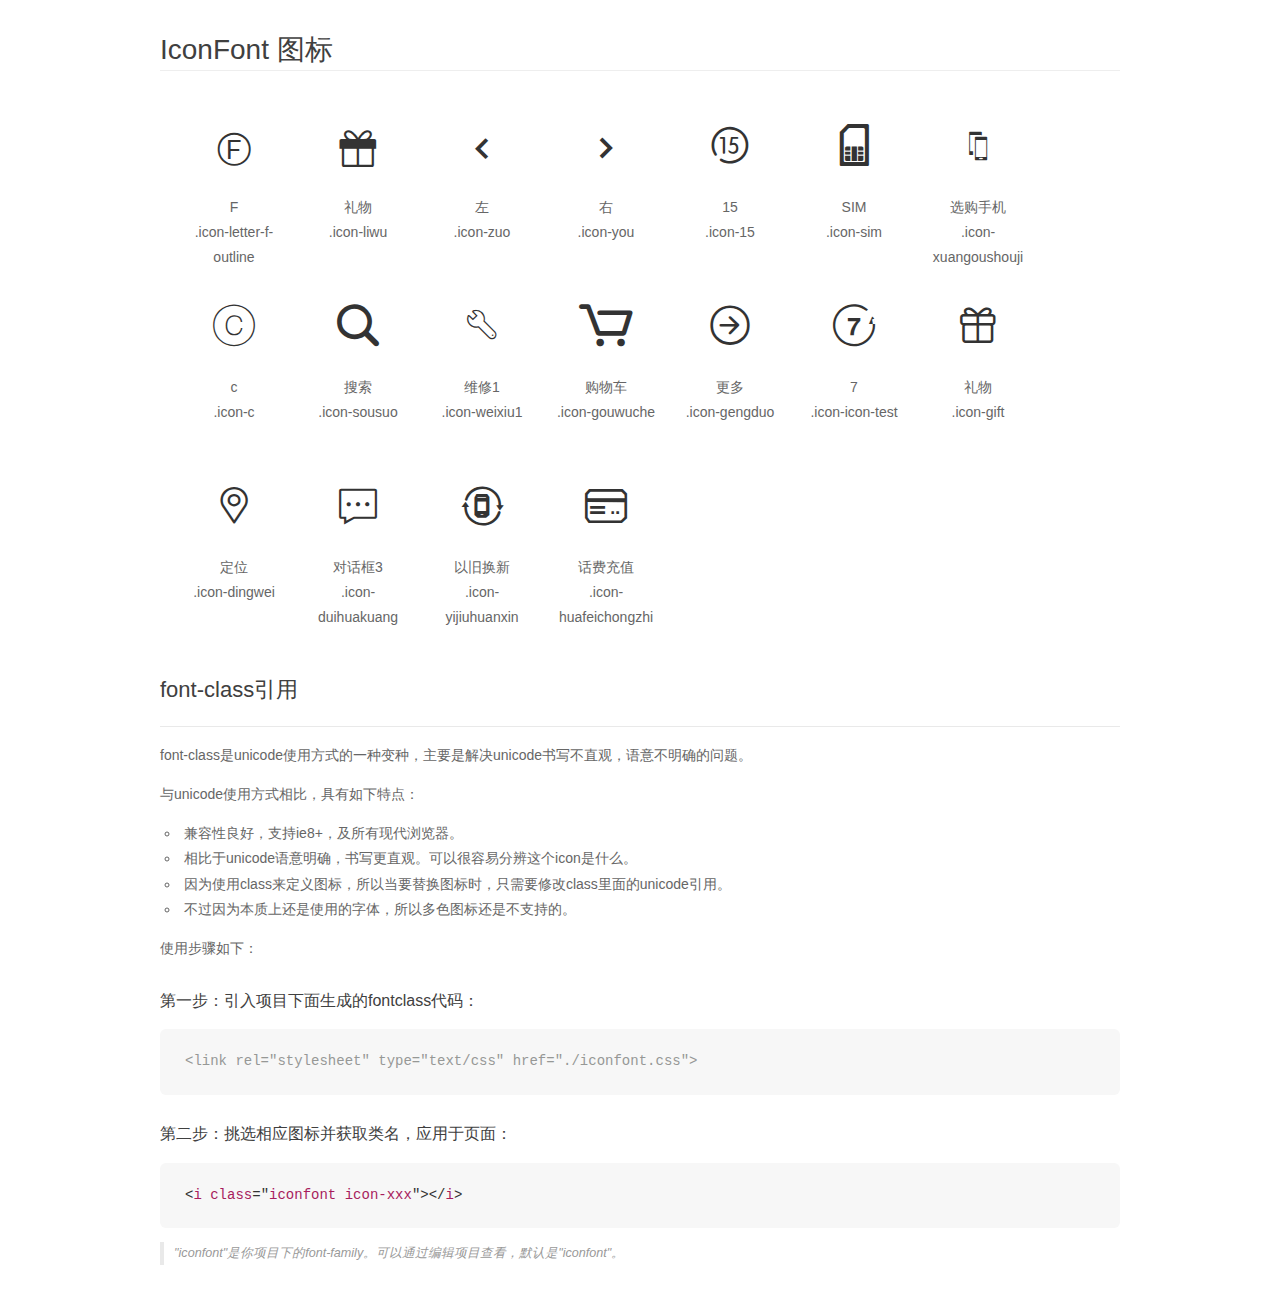
<file: 小米/iconfont/demo_fontclass.html>
<!DOCTYPE html>
<html>
<head>
    <meta charset="utf-8"/>
    <title>IconFont</title>
    <link rel="stylesheet" href="demo.css">
    <link rel="stylesheet" href="iconfont.css">
</head>
<body>
    <div class="main markdown">
        <h1>IconFont 图标</h1>
        <ul class="icon_lists clear">
            
                <li>
                <i class="icon iconfont icon-letter-f-outline"></i>
                    <div class="name">F</div>
                    <div class="fontclass">.icon-letter-f-outline</div>
                </li>
            
                <li>
                <i class="icon iconfont icon-liwu"></i>
                    <div class="name">礼物</div>
                    <div class="fontclass">.icon-liwu</div>
                </li>
            
                <li>
                <i class="icon iconfont icon-zuo"></i>
                    <div class="name">左</div>
                    <div class="fontclass">.icon-zuo</div>
                </li>
            
                <li>
                <i class="icon iconfont icon-you"></i>
                    <div class="name">右</div>
                    <div class="fontclass">.icon-you</div>
                </li>
            
                <li>
                <i class="icon iconfont icon-15"></i>
                    <div class="name">15</div>
                    <div class="fontclass">.icon-15</div>
                </li>
            
                <li>
                <i class="icon iconfont icon-sim"></i>
                    <div class="name">SIM</div>
                    <div class="fontclass">.icon-sim</div>
                </li>
            
                <li>
                <i class="icon iconfont icon-xuangoushouji"></i>
                    <div class="name">选购手机</div>
                    <div class="fontclass">.icon-xuangoushouji</div>
                </li>
            
                <li>
                <i class="icon iconfont icon-c"></i>
                    <div class="name">c</div>
                    <div class="fontclass">.icon-c</div>
                </li>
            
                <li>
                <i class="icon iconfont icon-sousuo"></i>
                    <div class="name">搜索</div>
                    <div class="fontclass">.icon-sousuo</div>
                </li>
            
                <li>
                <i class="icon iconfont icon-weixiu1"></i>
                    <div class="name">维修1</div>
                    <div class="fontclass">.icon-weixiu1</div>
                </li>
            
                <li>
                <i class="icon iconfont icon-gouwuche"></i>
                    <div class="name">购物车</div>
                    <div class="fontclass">.icon-gouwuche</div>
                </li>
            
                <li>
                <i class="icon iconfont icon-gengduo"></i>
                    <div class="name">更多</div>
                    <div class="fontclass">.icon-gengduo</div>
                </li>
            
                <li>
                <i class="icon iconfont icon-icon-test"></i>
                    <div class="name">7</div>
                    <div class="fontclass">.icon-icon-test</div>
                </li>
            
                <li>
                <i class="icon iconfont icon-gift"></i>
                    <div class="name">礼物</div>
                    <div class="fontclass">.icon-gift</div>
                </li>
            
                <li>
                <i class="icon iconfont icon-dingwei"></i>
                    <div class="name">定位</div>
                    <div class="fontclass">.icon-dingwei</div>
                </li>
            
                <li>
                <i class="icon iconfont icon-duihuakuang"></i>
                    <div class="name">对话框3</div>
                    <div class="fontclass">.icon-duihuakuang</div>
                </li>
            
                <li>
                <i class="icon iconfont icon-yijiuhuanxin"></i>
                    <div class="name">以旧换新</div>
                    <div class="fontclass">.icon-yijiuhuanxin</div>
                </li>
            
                <li>
                <i class="icon iconfont icon-huafeichongzhi"></i>
                    <div class="name">话费充值</div>
                    <div class="fontclass">.icon-huafeichongzhi</div>
                </li>
            
        </ul>

        <h2 id="font-class-">font-class引用</h2>
        <hr>

        <p>font-class是unicode使用方式的一种变种，主要是解决unicode书写不直观，语意不明确的问题。</p>
        <p>与unicode使用方式相比，具有如下特点：</p>
        <ul>
        <li>兼容性良好，支持ie8+，及所有现代浏览器。</li>
        <li>相比于unicode语意明确，书写更直观。可以很容易分辨这个icon是什么。</li>
        <li>因为使用class来定义图标，所以当要替换图标时，只需要修改class里面的unicode引用。</li>
        <li>不过因为本质上还是使用的字体，所以多色图标还是不支持的。</li>
        </ul>
        <p>使用步骤如下：</p>
        <h3 id="-fontclass-">第一步：引入项目下面生成的fontclass代码：</h3>


        <pre><code class="lang-js hljs javascript"><span class="hljs-comment">&lt;link rel="stylesheet" type="text/css" href="./iconfont.css"&gt;</span></code></pre>
        <h3 id="-">第二步：挑选相应图标并获取类名，应用于页面：</h3>
        <pre><code class="lang-css hljs">&lt;<span class="hljs-selector-tag">i</span> <span class="hljs-selector-tag">class</span>="<span class="hljs-selector-tag">iconfont</span> <span class="hljs-selector-tag">icon-xxx</span>"&gt;&lt;/<span class="hljs-selector-tag">i</span>&gt;</code></pre>
        <blockquote>
        <p>"iconfont"是你项目下的font-family。可以通过编辑项目查看，默认是"iconfont"。</p>
        </blockquote>
    </div>
</body>
</html>
</file>
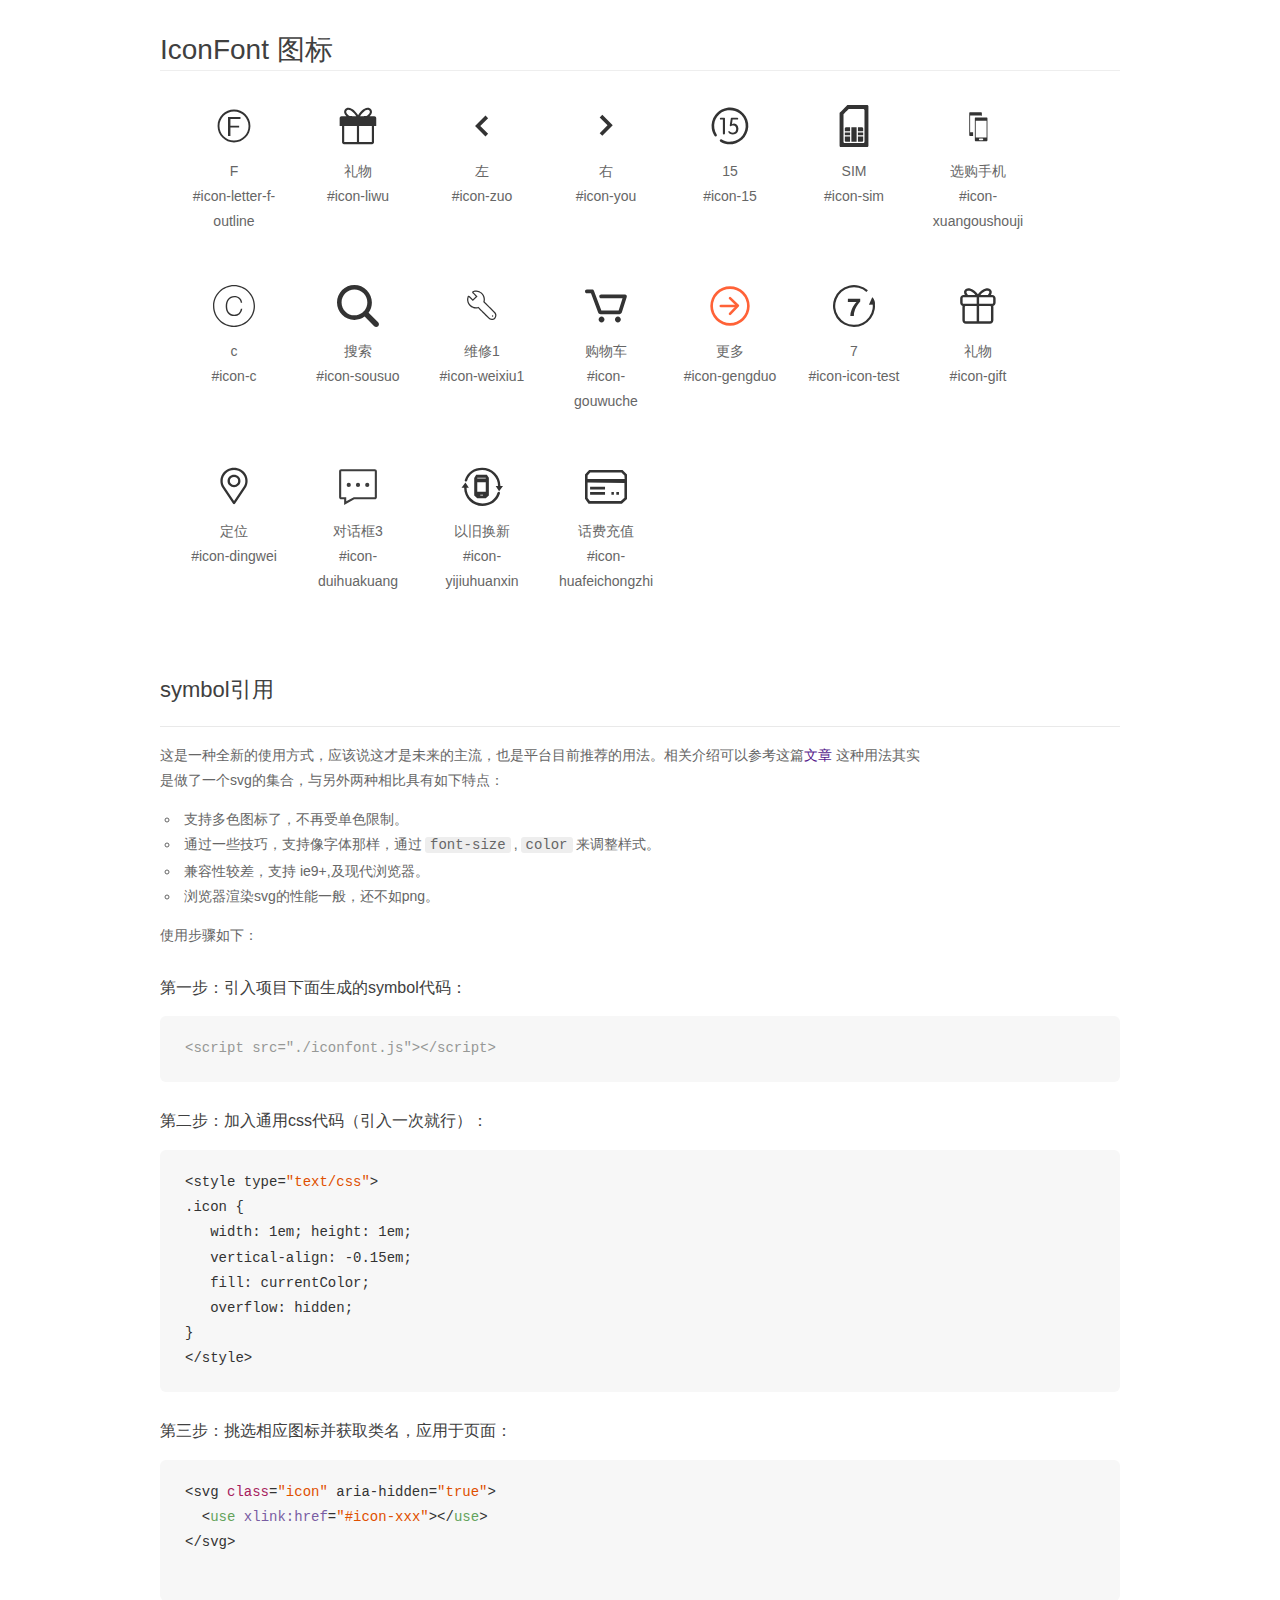
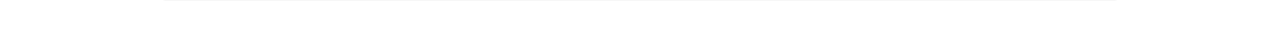
<file: 小米/iconfont/demo_symbol.html>
<!DOCTYPE html>
<html>
<head>
    <meta charset="utf-8"/>
    <title>IconFont</title>
    <link rel="stylesheet" href="demo.css">
    <script src="iconfont.js"></script>

    <style type="text/css">
        .icon {
          /* 通过设置 font-size 来改变图标大小 */
          width: 1em; height: 1em;
          /* 图标和文字相邻时，垂直对齐 */
          vertical-align: -0.15em;
          /* 通过设置 color 来改变 SVG 的颜色/fill */
          fill: currentColor;
          /* path 和 stroke 溢出 viewBox 部分在 IE 下会显示
             normalize.css 中也包含这行 */
          overflow: hidden;
        }

    </style>
</head>
<body>
    <div class="main markdown">
        <h1>IconFont 图标</h1>
        <ul class="icon_lists clear">
            
                <li>
                    <svg class="icon" aria-hidden="true">
                        <use xlink:href="#icon-letter-f-outline"></use>
                    </svg>
                    <div class="name">F</div>
                    <div class="fontclass">#icon-letter-f-outline</div>
                </li>
            
                <li>
                    <svg class="icon" aria-hidden="true">
                        <use xlink:href="#icon-liwu"></use>
                    </svg>
                    <div class="name">礼物</div>
                    <div class="fontclass">#icon-liwu</div>
                </li>
            
                <li>
                    <svg class="icon" aria-hidden="true">
                        <use xlink:href="#icon-zuo"></use>
                    </svg>
                    <div class="name">左</div>
                    <div class="fontclass">#icon-zuo</div>
                </li>
            
                <li>
                    <svg class="icon" aria-hidden="true">
                        <use xlink:href="#icon-you"></use>
                    </svg>
                    <div class="name">右</div>
                    <div class="fontclass">#icon-you</div>
                </li>
            
                <li>
                    <svg class="icon" aria-hidden="true">
                        <use xlink:href="#icon-15"></use>
                    </svg>
                    <div class="name">15</div>
                    <div class="fontclass">#icon-15</div>
                </li>
            
                <li>
                    <svg class="icon" aria-hidden="true">
                        <use xlink:href="#icon-sim"></use>
                    </svg>
                    <div class="name">SIM</div>
                    <div class="fontclass">#icon-sim</div>
                </li>
            
                <li>
                    <svg class="icon" aria-hidden="true">
                        <use xlink:href="#icon-xuangoushouji"></use>
                    </svg>
                    <div class="name">选购手机</div>
                    <div class="fontclass">#icon-xuangoushouji</div>
                </li>
            
                <li>
                    <svg class="icon" aria-hidden="true">
                        <use xlink:href="#icon-c"></use>
                    </svg>
                    <div class="name">c</div>
                    <div class="fontclass">#icon-c</div>
                </li>
            
                <li>
                    <svg class="icon" aria-hidden="true">
                        <use xlink:href="#icon-sousuo"></use>
                    </svg>
                    <div class="name">搜索</div>
                    <div class="fontclass">#icon-sousuo</div>
                </li>
            
                <li>
                    <svg class="icon" aria-hidden="true">
                        <use xlink:href="#icon-weixiu1"></use>
                    </svg>
                    <div class="name">维修1</div>
                    <div class="fontclass">#icon-weixiu1</div>
                </li>
            
                <li>
                    <svg class="icon" aria-hidden="true">
                        <use xlink:href="#icon-gouwuche"></use>
                    </svg>
                    <div class="name">购物车</div>
                    <div class="fontclass">#icon-gouwuche</div>
                </li>
            
                <li>
                    <svg class="icon" aria-hidden="true">
                        <use xlink:href="#icon-gengduo"></use>
                    </svg>
                    <div class="name">更多</div>
                    <div class="fontclass">#icon-gengduo</div>
                </li>
            
                <li>
                    <svg class="icon" aria-hidden="true">
                        <use xlink:href="#icon-icon-test"></use>
                    </svg>
                    <div class="name">7</div>
                    <div class="fontclass">#icon-icon-test</div>
                </li>
            
                <li>
                    <svg class="icon" aria-hidden="true">
                        <use xlink:href="#icon-gift"></use>
                    </svg>
                    <div class="name">礼物</div>
                    <div class="fontclass">#icon-gift</div>
                </li>
            
                <li>
                    <svg class="icon" aria-hidden="true">
                        <use xlink:href="#icon-dingwei"></use>
                    </svg>
                    <div class="name">定位</div>
                    <div class="fontclass">#icon-dingwei</div>
                </li>
            
                <li>
                    <svg class="icon" aria-hidden="true">
                        <use xlink:href="#icon-duihuakuang"></use>
                    </svg>
                    <div class="name">对话框3</div>
                    <div class="fontclass">#icon-duihuakuang</div>
                </li>
            
                <li>
                    <svg class="icon" aria-hidden="true">
                        <use xlink:href="#icon-yijiuhuanxin"></use>
                    </svg>
                    <div class="name">以旧换新</div>
                    <div class="fontclass">#icon-yijiuhuanxin</div>
                </li>
            
                <li>
                    <svg class="icon" aria-hidden="true">
                        <use xlink:href="#icon-huafeichongzhi"></use>
                    </svg>
                    <div class="name">话费充值</div>
                    <div class="fontclass">#icon-huafeichongzhi</div>
                </li>
            
        </ul>


        <h2 id="symbol-">symbol引用</h2>
        <hr>

        <p>这是一种全新的使用方式，应该说这才是未来的主流，也是平台目前推荐的用法。相关介绍可以参考这篇<a href="">文章</a>
        这种用法其实是做了一个svg的集合，与另外两种相比具有如下特点：</p>
        <ul>
          <li>支持多色图标了，不再受单色限制。</li>
          <li>通过一些技巧，支持像字体那样，通过<code>font-size</code>,<code>color</code>来调整样式。</li>
          <li>兼容性较差，支持 ie9+,及现代浏览器。</li>
          <li>浏览器渲染svg的性能一般，还不如png。</li>
        </ul>
        <p>使用步骤如下：</p>
        <h3 id="-symbol-">第一步：引入项目下面生成的symbol代码：</h3>
        <pre><code class="lang-js hljs javascript"><span class="hljs-comment">&lt;script src="./iconfont.js"&gt;&lt;/script&gt;</span></code></pre>
        <h3 id="-css-">第二步：加入通用css代码（引入一次就行）：</h3>
        <pre><code class="lang-js hljs javascript">&lt;style type=<span class="hljs-string">"text/css"</span>&gt;
.icon {
   width: <span class="hljs-number">1</span>em; height: <span class="hljs-number">1</span>em;
   vertical-align: <span class="hljs-number">-0.15</span>em;
   fill: currentColor;
   overflow: hidden;
}
&lt;<span class="hljs-regexp">/style&gt;</span></code></pre>
        <h3 id="-">第三步：挑选相应图标并获取类名，应用于页面：</h3>
        <pre><code class="lang-js hljs javascript">&lt;svg <span class="hljs-class"><span class="hljs-keyword">class</span></span>=<span class="hljs-string">"icon"</span> aria-hidden=<span class="hljs-string">"true"</span>&gt;<span class="xml"><span class="hljs-tag">
  &lt;<span class="hljs-name">use</span> <span class="hljs-attr">xlink:href</span>=<span class="hljs-string">"#icon-xxx"</span>&gt;</span><span class="hljs-tag">&lt;/<span class="hljs-name">use</span>&gt;</span>
</span>&lt;<span class="hljs-regexp">/svg&gt;
        </span></code></pre>
    </div>
</body>
</html>
</file>
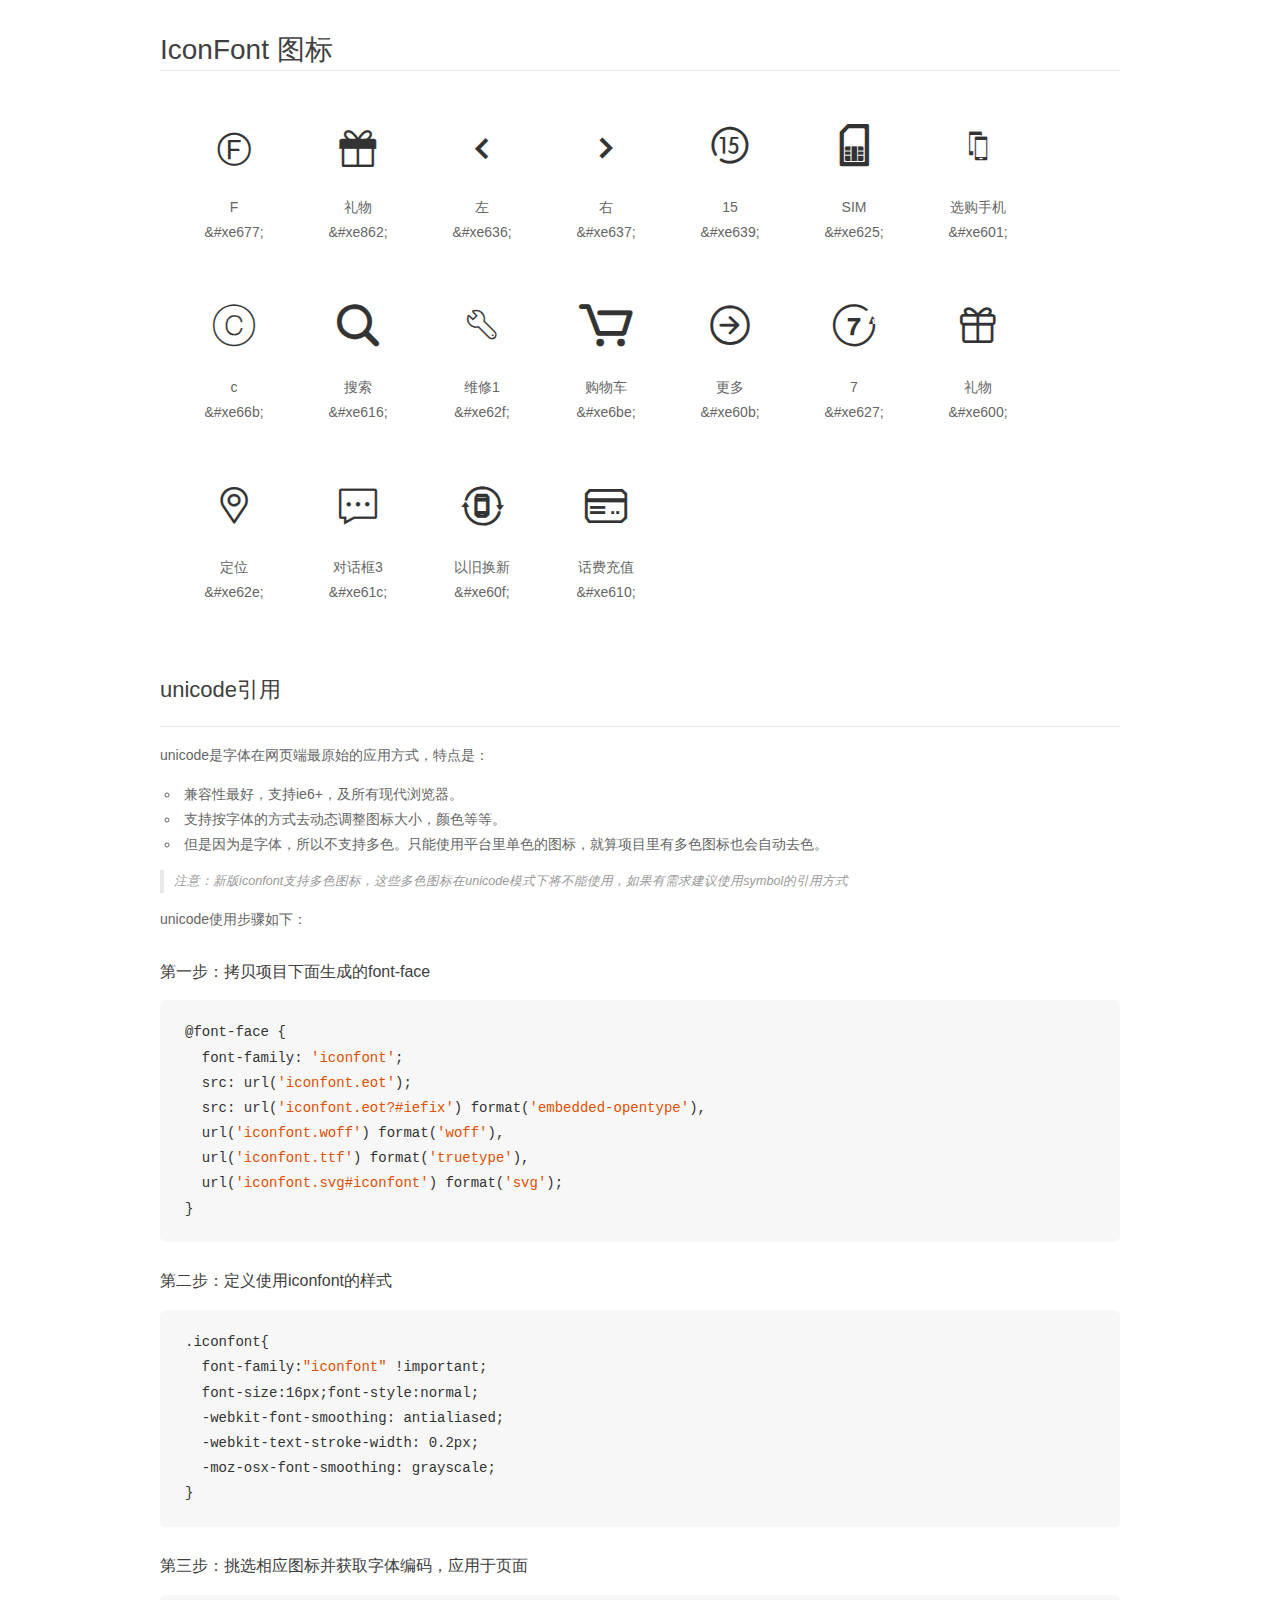
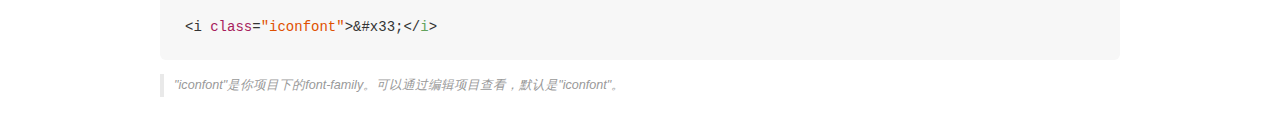
<file: 小米/iconfont/demo_unicode.html>
<!DOCTYPE html>
<html>
<head>
    <meta charset="utf-8"/>
    <title>IconFont</title>
    <link rel="stylesheet" href="demo.css">

    <style type="text/css">

        @font-face {font-family: "iconfont";
          src: url('iconfont.eot'); /* IE9*/
          src: url('iconfont.eot#iefix') format('embedded-opentype'), /* IE6-IE8 */
          url('iconfont.woff') format('woff'), /* chrome, firefox */
          url('iconfont.ttf') format('truetype'), /* chrome, firefox, opera, Safari, Android, iOS 4.2+*/
          url('iconfont.svg#iconfont') format('svg'); /* iOS 4.1- */
        }

        .iconfont {
          font-family:"iconfont" !important;
          font-size:16px;
          font-style:normal;
          -webkit-font-smoothing: antialiased;
          -webkit-text-stroke-width: 0.2px;
          -moz-osx-font-smoothing: grayscale;
        }

    </style>
</head>
<body>
    <div class="main markdown">
        <h1>IconFont 图标</h1>
        <ul class="icon_lists clear">
            
                <li>
                <i class="icon iconfont">&#xe677;</i>
                    <div class="name">F</div>
                    <div class="code">&amp;#xe677;</div>
                </li>
            
                <li>
                <i class="icon iconfont">&#xe862;</i>
                    <div class="name">礼物</div>
                    <div class="code">&amp;#xe862;</div>
                </li>
            
                <li>
                <i class="icon iconfont">&#xe636;</i>
                    <div class="name">左</div>
                    <div class="code">&amp;#xe636;</div>
                </li>
            
                <li>
                <i class="icon iconfont">&#xe637;</i>
                    <div class="name">右</div>
                    <div class="code">&amp;#xe637;</div>
                </li>
            
                <li>
                <i class="icon iconfont">&#xe639;</i>
                    <div class="name">15</div>
                    <div class="code">&amp;#xe639;</div>
                </li>
            
                <li>
                <i class="icon iconfont">&#xe625;</i>
                    <div class="name">SIM</div>
                    <div class="code">&amp;#xe625;</div>
                </li>
            
                <li>
                <i class="icon iconfont">&#xe601;</i>
                    <div class="name">选购手机</div>
                    <div class="code">&amp;#xe601;</div>
                </li>
            
                <li>
                <i class="icon iconfont">&#xe66b;</i>
                    <div class="name">c</div>
                    <div class="code">&amp;#xe66b;</div>
                </li>
            
                <li>
                <i class="icon iconfont">&#xe616;</i>
                    <div class="name">搜索</div>
                    <div class="code">&amp;#xe616;</div>
                </li>
            
                <li>
                <i class="icon iconfont">&#xe62f;</i>
                    <div class="name">维修1</div>
                    <div class="code">&amp;#xe62f;</div>
                </li>
            
                <li>
                <i class="icon iconfont">&#xe6be;</i>
                    <div class="name">购物车</div>
                    <div class="code">&amp;#xe6be;</div>
                </li>
            
                <li>
                <i class="icon iconfont">&#xe60b;</i>
                    <div class="name">更多</div>
                    <div class="code">&amp;#xe60b;</div>
                </li>
            
                <li>
                <i class="icon iconfont">&#xe627;</i>
                    <div class="name">7</div>
                    <div class="code">&amp;#xe627;</div>
                </li>
            
                <li>
                <i class="icon iconfont">&#xe600;</i>
                    <div class="name">礼物</div>
                    <div class="code">&amp;#xe600;</div>
                </li>
            
                <li>
                <i class="icon iconfont">&#xe62e;</i>
                    <div class="name">定位</div>
                    <div class="code">&amp;#xe62e;</div>
                </li>
            
                <li>
                <i class="icon iconfont">&#xe61c;</i>
                    <div class="name">对话框3</div>
                    <div class="code">&amp;#xe61c;</div>
                </li>
            
                <li>
                <i class="icon iconfont">&#xe60f;</i>
                    <div class="name">以旧换新</div>
                    <div class="code">&amp;#xe60f;</div>
                </li>
            
                <li>
                <i class="icon iconfont">&#xe610;</i>
                    <div class="name">话费充值</div>
                    <div class="code">&amp;#xe610;</div>
                </li>
            
        </ul>
        <h2 id="unicode-">unicode引用</h2>
        <hr>

        <p>unicode是字体在网页端最原始的应用方式，特点是：</p>
        <ul>
        <li>兼容性最好，支持ie6+，及所有现代浏览器。</li>
        <li>支持按字体的方式去动态调整图标大小，颜色等等。</li>
        <li>但是因为是字体，所以不支持多色。只能使用平台里单色的图标，就算项目里有多色图标也会自动去色。</li>
        </ul>
        <blockquote>
        <p>注意：新版iconfont支持多色图标，这些多色图标在unicode模式下将不能使用，如果有需求建议使用symbol的引用方式</p>
        </blockquote>
        <p>unicode使用步骤如下：</p>
        <h3 id="-font-face">第一步：拷贝项目下面生成的font-face</h3>
        <pre><code class="lang-js hljs javascript">@font-face {
  font-family: <span class="hljs-string">'iconfont'</span>;
  src: url(<span class="hljs-string">'iconfont.eot'</span>);
  src: url(<span class="hljs-string">'iconfont.eot?#iefix'</span>) format(<span class="hljs-string">'embedded-opentype'</span>),
  url(<span class="hljs-string">'iconfont.woff'</span>) format(<span class="hljs-string">'woff'</span>),
  url(<span class="hljs-string">'iconfont.ttf'</span>) format(<span class="hljs-string">'truetype'</span>),
  url(<span class="hljs-string">'iconfont.svg#iconfont'</span>) format(<span class="hljs-string">'svg'</span>);
}
</code></pre>
        <h3 id="-iconfont-">第二步：定义使用iconfont的样式</h3>
        <pre><code class="lang-js hljs javascript">.iconfont{
  font-family:<span class="hljs-string">"iconfont"</span> !important;
  font-size:<span class="hljs-number">16</span>px;font-style:normal;
  -webkit-font-smoothing: antialiased;
  -webkit-text-stroke-width: <span class="hljs-number">0.2</span>px;
  -moz-osx-font-smoothing: grayscale;
}
</code></pre>
        <h3 id="-">第三步：挑选相应图标并获取字体编码，应用于页面</h3>
        <pre><code class="lang-js hljs javascript">&lt;i <span class="hljs-class"><span class="hljs-keyword">class</span></span>=<span class="hljs-string">"iconfont"</span>&gt;&amp;#x33;<span class="xml"><span class="hljs-tag">&lt;/<span class="hljs-name">i</span>&gt;</span></span></code></pre>

        <blockquote>
        <p>"iconfont"是你项目下的font-family。可以通过编辑项目查看，默认是"iconfont"。</p>
        </blockquote>
    </div>


</body>
</html>
</file>
<file: 天猫/css/index.css>
@import url("base.css");
header{
	width: 100%;
	height: 34px;
	background: #F2F2F2;
}
header main{
	width: 1230px;
	height: 100%;
	background: #F2F2F2;
	margin: 0 auto;
}
body{
	background: #f5f5f5;
}
.header-left{
	width: 210px;
	height: 100%;
	background: #F2F2F2;
	float: left;
}
.header-left li{
	float: left;
	line-height: 34px;
	padding-right: 14px;
}
.header-left li span{
	display: block;
	font-size: 12px;
	color: #AEAEAE;
}
.header-left li a{
	font-size: 12px;
	color: #AEAEAE;
	display: block;
}
.header-left li a:hover{
	color: #FF0036;
}
.header-right{
	width: 667px;
	height: 100%;
	background: #F2F2F2;
	float: right;
	position: relative;
}
.header-right .icon-sanjiao1{
	display: block;
	float: right;
	font-size: 5px;
	color: #AEAEAE;
	margin-top: 2px;
}
.icon-xiai{
	display: block;
	float: left;
	font-size: 14px;
	color: #FF0036;
	margin-top: 2px;
}
.icon-gouwuchexuanzhong{
	float: left;
	font-size: 14px;
	color: #FF0036;
	margin-top: 2px;
}
.icon-shouji{
	font-size: 14px;
	color: #FF0036;
}
.icon-liebiao1{
	color: #FF0036;
}
.header-right li{
	float: left;
	line-height: 34px;
	padding: 0 9px;
	height: 34px;
}
.itemh li{
	background: #fff;
	border: 1px solid #E5E5E5;
	border-top: none;
	display: none;
	position: absolute;
	top: 34px;
}
.itemh li:first-child{
	width: 96px;
	height: 57px;
	left: -1px;
	font-size: 10px;
	text-align: center;
	color: #999999;
	line-height: 25px;
}
.itemh li:nth-child(2){
	width: 82px;
	height: 56px;
	left: 258px;
	font-size: 10px;
	text-align: center;
	color: #999999;
	line-height: 25px;
}
.itemh li:nth-child(4){
	width: 142px;
	height: 175px;
	left: 392px;
	font-size: 10px;
	text-align: center;
	color: #999999;
	line-height: 25px;
}
.itemh li:nth-child(5){
	width: 1169px;
	height: 250px;
	left: -548px;
}
.header-right li a{
	font-size: 12px;
	color: #AEAEAE;

}
.header-right li:hover a{
	color: #FF0036;
	
}
/* .header-right li:first-child:hover{
	background: #fff;
} */
nav{
	width: 100%;
	height: 132px;
	background: #FFFFFF;
}
.nav-left{
	width: 292px;
	height: 132px;
	float: left;
}
.nav-left a img{
	width: 292px;
	height: 132px;
	display: block;
}
.nav-right{
	width: 527px;
	height: 92px;
	background: #FFFFFF;
	float: left;
	padding-top: 40px;
	padding-left: 100px;
}
.nav-right0{
	width: 613px;
	height: 42px;
	background: #FFFFFF;
}
.nav-right1{
	width: 481px;
	height: 42px;
	background: #FFFFFF;
	border: 2px solid #FF0036;
	float: left;
	line-height: 38px;
	font-size: 16px;
	padding-left: 10px;
	outline: none;
}
.nav-right1:hover{
	color: #f5f5f5;
}
.nav-right2{
	width: 132px;
	height: 42px;
	background: #FF0036;
	float: right;
}
.nav-right2 a{
	font-size: 16px;
	line-height: 42px;
	color: #ffffff;
	display: block;
	margin-left: 45px;
}
.nav-right3{
	width: 537px;
	height: 34px;
	background: #FFFFFF;
}
.nav-right4 li{
	line-height: 34px;
	float: left;
	height: 14px;
	font-size: 14px;
}
.nav-right4 li a{
	color: #999999;
}
.nav-right4 li span{
	color: #CCCCCC;
}
.nav-right4 li:nth-of-type(2n+1) a{
	color: #FF0036;
}
.nav-right4 li span{
	padding-right: 5px;
	padding-left: 5px;
}

/* 轮播图开始 */
.banner{
	width: 100%;
	height: 32px;
	background: #FF0036;
}
.banner1{
	width: 1230px;
	height: 100%;
	background: #FF0036;
	margin: 0 auto;
}
.banner-left{
	width: 202px;
	height: 100%;
	float: left;
	background: #E22127;
}
.icon-liebiao{
	width: 16px;
	height: 16px;
	float: left;
	color: #fff;
	margin-top: 8px;
	margin-left: 8px;
	margin-right: 8px;
}
.banner-left b{
	font-size: 16px;
	color: #FEFAFA;
	line-height: 32px;
}
.banner-right li{
	margin-left: 30px;
	float: left;
	margin-top: 5px;
	position: relative;
/* 	text-align: center; */
}
.banner-right li a{
	color: #FEFAFA;
}
.banner-right .icon-wo{
	width: 52px;
	height: 20px;
	position: absolute;
	font-size: 40px;
	color: #FF0036;
	display: block;
	top: -20px;
	left: 5px;
	opacity: 0;
	transition: all 0.2s;
}
.banner-right li:hover .icon-wo{
	opacity: 1;
	transform: translateY(-7px)
}
.banner-right .icon-tianmaochaoshigouwuche{
	font-size: 20px;
	color: #fff;
	float: left;
	margin-left: 8px;
	margin-right: 8px;
	display: block;
}
.banner-right .icon-huanqiushangou{
	font-size: 20px;
	color: #fff;
	float: left;
	margin-left: 8px;
	margin-right: 8px;
	display: block;
}
.banner-last{
	width: 1230px;
	height: 502px;
	background: #f5f5f5;
	position: relative;
	margin: 0 auto;
}
.banner-lt{
	width: 100%;
	height: 502px;
	background: #E8E8E8;
	position: relative;
}
.banner-last1 li{
	width: 100%;
	height: 502px;
	position: absolute;
	overflow: hidden;
}
.banner-last1 li a{
	display: block;
	width: 100%;
	height: 100%;
}
.banner-last1 li img{
	width: 100%;
	height: 100%;
	position: absolute;
	left: 100%;
}
.banner-last1 li:first-child img{
	left: 0;
}
.banner-last2{
	width: 202px;
	height: 100%;
	background: rgba(239, 236, 226, 0.7);
	position: absolute;
}
.banner-last3 li{
	width: 192px;
	height: 31px;
	line-height: 31px;
	font-size: 14px;
	padding-left: 10px;
	
}
.banner-last3 .item{
	width: 852px;
	height: 502px;
	background: #fff;
	position: absolute;
	top: 0;
	left: 202px;
	display: none;
	z-index: 999;
}
.item-left{
	width: 642px;
	height: 100%;
	background: #F6F6F6;
	float: left;
	padding-top: 20px;
}
#item-left1{
	width: 100%;
	height: auto;
}
#item-left1 dt{
	float: left;
	width: 120px;
	height: auto;
	text-align: center;
	margin-bottom: 10px;

}
#item-left1 dd{
	width: 494px;
	float: left;
	border-bottom: 1px dashed #ccc;
	padding-left: 10px;
	display: flex;
	flex-wrap: wrap;
	align-items: center;
	margin-bottom: 10px;
}
#item-left1 dd a{
	color: #999999;
	padding-left: 10px;
}
.item-right{
	width: 210px;
	height: 100%;
	background: #EFEFEF;
	float: left;

}
.icon-nvzhuangneiyi{
	font-size: 20px;
	float: left;
	margin-right: 10px;
}
.icon-nanzhuang{
	font-size: 20px;
	float: left;
	margin-right: 10px;
}
.icon-xie{
	font-size: 20px;
	float: left;
	margin-right: 10px;
}
.icon-huazhuangpin{
	font-size: 20px;
	float: left;
	margin-right: 10px;
}
.icon-zhubaoshipin{
	font-size: 20px;
	float: left;
	margin-right: 10px;
}
.icon-shumashouji{
	font-size: 20px;
	float: left;
	margin-right: 10px;
}
.icon-muyingwanju{
	font-size: 20px;
	float: left;
	margin-right: 10px;
}
.icon-shipin{
	font-size: 20px;
	float: left;
	margin-right: 10px;
}
.icon-miaoxiansheng{
	font-size: 20px;
	float: left;
	margin-right: 10px;
}
.icon-jiayongdianqi{
	font-size: 20px;
	float: left;
	margin-right: 10px;
}
.icon-jiajujiancai{
	font-size: 20px;
	float: left;
	margin-right: 10px;
}
.icon-qichepeijian{
	font-size: 20px;
	float: left;
	margin-right: 10px;
}
.icon-jiafangjiashi{
	font-size: 20px;
	float: left;
	margin-right: 10px;
}
.icon-yiyaobaojian{
	font-size: 20px;
	float: left;
	margin-right: 10px;
}
.icon-jujia{
	font-size: 20px;
	float: left;
	margin-right: 10px;
}
.icon-tushuyinxiang{
	font-size: 20px;
	float: left;
	margin-right: 10px;
}
.banner-last3 li:hover{
	width: 100%;
	height: 31px;
	background: #FFFFFF;
}
.banner-last3 li a{
	color: #000000;
}
.banner-last3 li:hover a{
	color: #F86B40;
}
.banner-last3 li:hover span{
	color: #F86B40;
}
.banner-last3 li:nth-child(4n+1):hover a{
	color: blue;
}.banner-last3 li:nth-child(4n+1):hover span{
	color: blue;
}
.banner-last3 li:nth-child(4n+2):hover a{
	color: #DFA31C;
}.banner-last3 li:nth-child(4n+2):hover span{
	color: #DFA31C;
}
.banner-last3 li:nth-child(4n+3):hover a{
	color: #2641DC;
}.banner-last3 li:nth-child(4n+3):hover span{
	color: #2641DC;
}
.banner-last3 li:nth-child(4n):hover a{
	color: #DA79D5;
}.banner-last3 li:nth-child(4n):hover span{
	color: #DA79D5;
}
.banner-last4{
	width: 199px;
	height: 22px;
	position: absolute;
	bottom: 21px;
	left: 580px;
}
.banner-last4 li {
	width: 22px;
	height: 22px;
	display: block;
	background: rgba(162, 162, 162, 0.5);
	border-radius: 50%;
	float: left;
	margin-right: 13px;
	cursor: pointer;
}
.banner-last4 .banner-last5{
	margin-right: 0;
}
.banner-last4 li:hover{
	background: #F1F1F1;
}
/* 轮播图结束 */
/* 直播开始 */
.zhibo{
	width: 1233px;
	height: 435px;
	margin: 0 auto;
	background: yellow;
}
.zhibo-left{
	width: 490px;
	height: 100%;
	background: #F5F5F5;
	float: left;
}
.zhibo-left-top{
	width: 100%;
	height: 277px;
	position: relative;
	margin-bottom: 11px;
}
.zhibo-left-top div{
	width: 68px;
	height: 56px;
	background: url('../img/TB1v5fhLpXXXXX2XFXXXXXXXXXX-144-118.png') no-repeat center;
	background-size: 68px 56px;
	position: absolute;
	left: 216px;
	top: 104px;
	transition: all 0.3s;
}
.zhibo-left-top div:hover{
	transform: scale(1.2, 1.2)
}
.zhibo-left-top img{
	width: 100%;
	height: 100%;
	display: block;
	position: absolute;
}
.zhibo-left-top span{
	display: block;
	position: absolute;
}
.zhibo-left-top span:nth-of-type(1){
	left: 124px;
	bottom: 49px;
	color: #FFFFFF;
	font-size: 24px;
}
.zhibo-left-top span:nth-of-type(2){
	left: 190px;
	bottom: 20px;
	color: #FFFFFF;
	font-size: 14px;
}
.zhibo-left-top span:nth-of-type(3){
	right: 18px;
	top: 18px;
	color: #FFFFFF;
	font-size: 12px;
}
.zhibo-left-bottom{
	width: 100%;
	height: 92px;
	background: #F5F5F5;
}
.zhibo-left-bottom li{
	width: 160px;
	height: 100%;
	float: left;
	display: block;
	margin-right: 5px;
	background: yellow;
	position: relative;
}
.zhibo-left-bottom li:nth-of-type(3){
	margin-right: 0px;
}
.zhibo-left-bottom li a{
	width: 160px;
	height: 100%;
	display: block;
	position: absolute;
	font-size: 12px;
	color: #FFFFFF;
}
.zhibo-left-bottom a span{
	position: absolute;
	left: 18px;
	bottom: 10px;
}
.zhibo-left-bottom a img{
	position: absolute;
	display: block;
	width: 100%;
	height: 100%;
}
.zhibo-right{
	width: 743px;
	height: 100%;
	float: right;
	background: #f5f5f5;
}
.zhibo-right li{
	width: 123px;
	height: 108px;
	display: block;
	float: left;
	border-right: 1px solid #F5F5F5;
	border-bottom: 1px solid #F5F5F5;
	background: #f5f5f5;
	position: relative;
}
.zhibo-right li:nth-of-type(6n){
	border-right: 0;
}
.zhibo-right:nth-child(18)~li{
	border-bottom: 0;
}
.zhibo-right li img{
	width: 100%;
	height: 100%;
	display: block;
	background: #f5f5f5;
	position: absolute;
}
.zhibo-right2{
	width: 123px;
	height: 108px;
	background: rgba(0, 0, 0, 0.6);
	position: absolute;
	opacity: 0;
}
.zhibo-right2:hover{
	opacity: 1;
}
.zhibo-right2 span{
	display: block;
	font-size: 12px;
	color: #FFFFFF;
	position: absolute;
	top: 40px;
	left: 18px;
}
.zhibo-right2 .zhibo-right3{
	width: 65px;
	height: 20px;
	display: block;
	background: #FF0036;
	border-radius: 20px;
	font-size: 12px;
	color: #FFFFFF;
	position: absolute;
	bottom: 30px;
	left: 27px;
	text-align: center;
}
.zhiboz{
	width: 123px;
	height: 108px;
	text-align: center;
	line-height: 108px;
}
.zhiboz .icon-huanyipi1{
	font-size: 50px;
	transition: all 0.3s;
}
.zhiboz:hover .icon-huanyipi1{
	transform: rotate(360deg);
}
/* 直播结束 */
section .kongbai{
	width: 100%;
	height: 34px;
}
.chaoliu{
	width: 1232px;
	height: 38px;
	background: #f5f5f5;
	margin: 0 auto;
}
.chaoliu li{
	width: 240px;
	height: 38px;
	margin-right: 8px;
	background: #FF0036;
	float: left;
	text-align: center;
	line-height: 38px;
}
.chaoliu li:last-child{
	margin-right: 0px;
}
.chaoliu li span{
	font-size: 20px;
	color: #FFFFFF;
}
.icon-Txu{
	font-size: 20px;
}
.icon-shouji{
	font-size: 20px;
}
.icon-huangguan{
	font-size: 20px;
}
.qianyan{
	width: 1232px;
	height: 443px;
	margin: 0 auto;
}
.qianyan li{
	width: 240px;
	height: 443px;
	background: #fff;
	float: left;
	margin-right: 8px;
	margin-bottom: 8px;
}
.qianyan li:last-child{
	margin-right: 0px;
}
li .qianyan2:nth-child(2){
	border-bottom: 0;
}
.qianyan2{
	width: 202px;
	height: 200px;
	background: #fff;
	margin: 0 auto;
	text-align: center;
	padding-top: 21px;
	border-bottom: 1px solid #EEEEEE;
}
.qianyan2 pre{
	font-size: 24px;
	color: #000000;
}
.qianyan2 p{
	font-size: 14px;
	color: #888888;
}
.qianyan2 div{
	width: 130px;
	height: 130px;
	border-radius: 50%;
	background: #F8F8F8;
	margin: 0 auto;
}
.qianyan3 img{
	width: 130px;
	height: 130px;
	transition: all 1s;
}
.qianyan3 img:hover{
	transform: scale(1.1, 1.1)
}
.songhuiqiao{
	width: 1232px;
	height: 85px;
	margin: 0 auto;
	margin-top: 8px;
}
.songhuiqiao img{
	width: 1232px;
	height: 85px;
}
.meili-top{
	width: 1232px;
	height: 62px;
	background: #f5f5f5;
	margin: 0 auto;
	overflow: hidden;
}
.meili-top1{
	width: 5px;
	height: 20px;
	background: #EA5F8D;
	margin-top: 30px;
	float: left;
}
.meili-top2{
	width: 72px;
	height: 26px;
	display: block;
	background: #f5f5f5;
	margin-top: 27px;
	font-size: 18px;
	color: #000;
	margin-left: 10px;
	float: left;
}
.meili-top3{
	width: 138px;
	height: 18px;
	background: #f5f5f5;
	font-size: 14px;
	color: #000;
	float: left;
	margin-top: 30px;
	margin-left: 10px;
}
.meili-top-right{
	width: 600px;
	height: 30px;
	float: right;
}
.meili-top-right li{
	display: block;
	float: left;
	margin-right: 19px;
	margin-top: 36px;
}
.meili-top-right li a{
	color: #000000;
}
.meili-top-right li:hover{
	border-bottom: 1px solid #000;
}
.meili-top-right li:last-child{
	margin-right: 0;
}
.rensheng{
	width: 1232px;
	height: 440px;
	background: #f5f5f5;
	margin: 0 auto;
}
.rensheng-left{
	width: 246px;
	height: 440px;
	float: left;
	background: #f5f5f5;
}
.rensheng-left-top{
	width: 246px;
	height: 330px;
	position: relative;
	display: block;
	position: relative;
}
.rensheng-left-top div{
	width: 246px;
	height: 330px;
	background: #f5f5f5;
	opacity: 0;
	position: absolute;
	float: left;
	transition: all 1s;
}
.rensheng-left-top div:hover{
	opacity: 0.3;
}
.rensheng-left-top img{
	width: 246px;
	height: 330px;
	display: block;
}
.rensheng-left-bottom{
	width: 246px;
	height: 110px;
	background: #EA5F8D;
	float: left;
}
.rensheng-left-bottom b{
	width: 100%;
	height: 24px;
	font-size: 22px;
	text-align: center;
	display: block;
	color: #FFFFFF;
	margin-top: 20px;
}
.rensheng-left-bottom p{
	width: 100%;
	height: 27px;
	font-size: 18px;
	text-align: center;
	display: block;
	color: #FFFFFF;
	margin-top: 10px;
}
.rensheng-center{
	width: 738px;
	height: 100%;
	background: #f5f5f5;
	float: left;
}
.rensheng-center1 li{
	width: 245px;
	height: 219px;
	background: #FFFFFF;
	float: left;
	display: block;
	border-right: 1px solid #f5f5f5;
	border-bottom: 1px solid #f5f5f5;
	position: relative;
}
.rensheng-center1 img{
	width: 154px;
	height: 154px;
	display: block;
	position: absolute;
	right: 0;
	bottom: 0;
	transition: all 0.2s;
}
.rensheng-center1 img:hover{
	transform: translateX(-5px);
}
.rensheng-center1 a{
	width: 245px;
	height: 219px;
	display: block;
}
.rensheng-center1 p{
	position: absolute;
	top: 25px;
	left: 25px;
	font-size: 18px;
	color: #000000;

}
.rensheng-center1 pre{
	position: absolute;
	top: 58px;
	left: 25px;
	font-size: 14px;
	color: #EA5F8D;
}
.rensheng-right{
	width: 248px;
	height: 100%;
	background: #f5f5f5;
	float: right;
}
.rensheng-right1 li{
	width: 100%;
	height: 146px;
	background: #FFFFFF;
	background: #fff;
	display: block;
	border-bottom: 1px solid #f5f5f5;
	position: relative;
}
.rensheng-right1 img{
	width: 100px;
	height: 100px;
	display: block;
	position: absolute;
	right: 0;
	bottom: 0;
	transition: all 0.2s;
}
.rensheng-right1 img:hover{
	transform: translateX(-5px);
}
.rensheng-right1 a{
	width: 100px;
	height: 100px;
	display: block;
}
.rensheng-right1 p{
	position: absolute;
	top: 25px;
	left: 25px;
	font-size: 18px;
	color: #000000;

}
.rensheng-right1 pre{
	position: absolute;
	top: 58px;
	left: 25px;
	font-size: 14px;
	color: #EA5F8D;
}
/* 猜你喜欢开始 */
.caini{
	width: 1230px;
	height: 73px;
	background: #f5f5f5;
	margin: 0 auto;
	display: flex;
	justify-content: flex-start;
	align-items: center;
}
.caini .icon-pinpai{
	display: block;
	width: 18px;
	height: 18px;
	font-size: 18px;
	color: #FE2336;
}
.caini-left{
	width: 30px;
	height: 1px;
	background: #979797;
	margin-left: 550px;
}
.caini-right{
	width: 30px;
	height: 1px;
	background: #979797;
}
.caini-center{
	color: #979797;
}
.xihuan{
	width: 1232px;
	height: 1000px;
	background: #f5f5f5;
	margin: 0 auto;
}
.xihuan1 li{
	width: 240px;
	height: 319px;
	background: #fff;
	margin-right: 8px;
	margin-bottom: 14px;
	float: left;
	position: relative;
}
.xihuan1 li:nth-child(5n){
	margin-right: 0px;
}
.xihuan2 img{
	width: 235px;
	height: 235px;
	margin-top: 2px;
	margin-left: 2px;
	display: block;
}
.xihuan2  p{
	font-size: 13px;
	display: block;
	margin-left: 14px;
	margin-top: 14px;
	color: #666666;
}
.xihuan2 pre{
	font-size: 16px;
	display: block;
	margin-left: 14px;
	margin-top: 4px;
	color: #FF0036;
}
.xihuan3{
	width: 238px;
	height: 317px;
	background: #f5f5f5;
	border: 1px solid #DE272C;
	position: absolute;
	opacity: 0;
}
.xihuan3:hover{
	opacity: 0.5;
}
.pinzhi{
	width: 100%;
	height: 366px;
	background: #fff;
	border-bottom: 2px solid #FF0036;
	border-top:1px solid #D1D7DC ;
}
.pinzhi-top{
	width: 1192px;
	height: 110px;
	margin: 0 auto;
	border-bottom: 1px solid #EDEDED;
	margin-top: 40px;
	padding-left: 40px;
}
.pinzhi-top1{
	width: 281px;
	height: 74px;
	display: block;
	float: left;
	background: url('../img/2017-08-22_195712_01.png')
}
.pinzhi-top2{
	width: 305px;
	height: 74px;
	display: block;
	float: left;
	background: url('../img/2017-08-22_195712_02.png')
}
.pinzhi-top3{
	width: 307px;
	height: 74px;
	display: block;
	float: left;
	background: url('../img/2017-08-22_195712_03.png')
}
.pinzhi-top4{
	width: 258px;
	height: 74px;
	display: block;
	float: left;
	background: url('../img/2017-08-22_195712_04.png')
}
.pinzhi-bottom{
	width: 1232px;
	height: 214px;
	background: #fff;
	margin: 0 auto;
}
.pinzhi-bottom1{
	width: 230px;
	height: 100%;
	background: #fff;
	float: left;
}
.pinzhi-bottom1 span{
	font-size: 16px;
	color: #646464;
	display: block;
	margin-top: 26px;
	text-align: center;
	margin-bottom: 14px;
}
.pinzhi-bottom2 li{
	font-size: 12px;
	margin-top: 5px;
	margin-left: 82px;
}
.pinzhi-bottom2 li a{
	color: #8B8B8B;
}
.pinzhi-bottom3{
	width: 312px;
	height: 100%;
	background: #fff;
	float: left;
}
.pinzhi-bottom3 span{
	font-size: 16px;
	color: #646464;
	display: block;
	margin-left: 106px;
	/* text-align: center; */
	margin-top: 26px;
}
.pinzhi-bottom3 a{
	width: 98px;
	height: 98px;
	display: block;
	background: url('../img/2017-08-22_223414_03.png') no-repeat center center;
	margin: 0 auto;
	margin-top: 10px;
}
.shengming{
	width: 100%;
	height: 198px;
	background: #000000;
	padding-left: 60px;
}
/* .shengming1{
	width: 100%;
	height: 24px;
} */
.shengming1{
	width: 1232px;
	height: 24px;
	display: block;
}
.shengming1 li{
	font-size: 12px;
	display: block;
	float: left;
	margin-right: 4px;
	margin-top: 10px;
}
.shengming1 li a{
	color: #FFFFFF;
}
/* .shengming3{
	width: 100%;
	height: 10px;
} */
.shengming2{
	width: 1232px;
	height: 20px;
	display: block;
	margin-top: 20px;
	margin-bottom: 5px;
}
.shengming2 li{
	display: block;
	float: left;
	font-size: 12px;
}
.shengming2 li a{
	color: #FFFFFF;
}
.shengming2 li span{
	color: #FFFFFF;
	margin-left: 5px;
	margin-right: 5px;
}
.shengming3{
	width: 100%;
	height: 12px;
}
.shengming3 span:first-child{
	font-size: 12px;
	color: #A4A4A4;
	display: block;
	float: left;
}
.shengming3 span:nth-of-type(2){
	font-size: 12px;
	color: #A4A4A4;
	display: block;
	float: left;
	margin-left: 70px;
}
.shengming3 a:nth-of-type(1){
	font-size: 12px;
	color: #A4A4A4;
	display: block;
	float: left;
}
.shengming3 a:nth-of-type(2){
	font-size: 12px;
	color: #A4A4A4;
	display: block;
	float: left;
}
.shengming3 a:nth-of-type(3){
	font-size: 12px;
	color: #A4A4A4;
	display: block;
	float: left;
	margin-left: 70px;
}
.shengming4{
	width: 100%;
	height: 12px;
	margin-top: 10px;
}
.shengming4 span{
	font-size: 12px;
	color: #A4A4A4;
	display: block;
	float: left;
}
.shengming4 a:nth-of-type(1){
	font-size: 12px;
	color: #A4A4A4;
	display: block;
	float: left;
}
.shengming4 a:nth-of-type(2){
	width: 20px;
	height: 20px;
	display: block;
	float: left;
	margin-left: 70px;
	background: url('../img/TB1yEqRPXXXXXXPXpXXXXXXXXXX-20-20.png') no-repeat center center;
}
.shengming4 a:nth-of-type(3){
	font-size: 12px;
	color: #A4A4A4;
	display: block;
	float: left;
}
.shengming5{
	width: 100%;
	height: 12px;
	font-size: 12px;
	color: #A4A4A4;
	display: block;
	float: left;
	margin-top: 8px;
}
.shengming6{
	width: 100%;
	height: 30px;
	margin-top: 40px;
}
.shengming6 a:first-child{
	width: 73px;
	height: 30px;
	display: block;
	float: left;
	background: url('../img/2017-08-23_000923_03.png') no-repeat center center;
}
.shengming6 a:last-child{
	width: 80px;
	height: 30px;
	display: block;
	float: left;
	margin-left: 13px;
	background: url('../img/2017-08-23_000923_05.png') no-repeat center center;
}
.youdingwei{
	width: 35px;
	height: 662px;
	background: black;
	position: fixed;
	top: 0;
	right: 0px;
	z-index: 999;
}
.youdingwei a{
	display: block;
}
.youdingwei li:nth-child(1) a{
	display: block;
	color: #fff;
	font-size: 30px;
	margin-top: 100px;
	text-align: center;
}
.youdingwei li a:hover{
	display: block;
	background: #E32C32;
	font-size: 30px;
}
.youdingwei li:nth-child(2) div{
	color: #E32C32;
	text-align: center;
}
.youdingwei li:nth-child(2):hover div{
	color: #fff;
}
.youdingwei li:nth-child(2) span{
	display: block;
	margin-left: 12px;
}
.youdingwei li:nth-child(2) a{
	font-size: 12px;
	color: #fff;
	padding-top: 10px;
	padding-bottom: 10px;
	border-top: 1px solid #444444;
	border-bottom: 1px solid #444444;
	margin-top: 10px;
}
.youdingwei li:nth-child(3) a,.youdingwei li:nth-child(4) a,.youdingwei li:nth-child(5) a,.youdingwei li:nth-child(6) a,.youdingwei li:nth-child(7) a,.youdingwei li:nth-child(9) a{
	display: block;
	color: #fff;
	font-size: 25px;
	margin-top: 10px;
	text-align: center;
}
.youdingwei li:nth-child(8) a{
	display: block;
	color: #fff;
	font-size: 25px;
	margin-top: 100px;
	text-align: center;
}
.itemy{
	transition: all ease 1s;
}
.itemy div{
	width: 90px;
	height: 35px;
	background: #393939;
	color: #fff;
	font-size: 12px;
	text-align: center;
	line-height: 35px;
	position: absolute;
	display: none;
}
.itemy div:first-child{
	left: -110px;
	top: 234px;
}
.itemy div:nth-child(2){
	left: -110px;
	top: 272px;
}
.itemy div:nth-child(3){
	left: -110px;
	top: 309px;
}
.itemy div:nth-child(4){
	left: -110px;
	top: 346px;
}
.itemy div:nth-child(5){
	left: -110px;
	top: 384px;
}
.itemy div:nth-child(6){
	left: -110px;
	top: 510px;
}
.aside{
	width: 38px;
	height: 370px;
	position: fixed;
	left: 1px;
	bottom: 50px;
	background: #626262;
	font-size: 12px;
	cursor: pointer;

}
.aside botton{
	width: 38px;
	height: 38px;
	border: 1px solid #fff;
	float: left;
	margin-top: -1px;
	text-align: center;
	color: #fff;
}
.aside div{
	width: 38px;
	height: 38px;
	border: 1px solid #fff;
	float: left;
	margin-top: -1px;
	text-align: center;
	line-height: 38px;
	color: #fff;
}
.aside div:nth-of-type(1){
	background: #FF0036;
}
.aside div:nth-of-type(2){
	background: #ABABAB;
}


.aside-top{
	width: 100%;
	height: 50px;
	background: #FE0C3D;
	position: fixed;
	top: -50px;
	left: 0;
	display: flex;
	align-items: center;
}
.aside-top input{
	width: 651px;
	height: 30px;
	border: none;
	outline: none;
	margin-left: 50px;
}
.aside-top1{
	width: 160px;
	height: 100%;
	float: left;
}
.aside-top button{
	width: 90px;
	height: 32px;
	background: #FE0C3D;
	border: none;
	outline: none;
	font-size: 16px;
	cursor: pointer;
	color: #fff;
}
.aside-top1 .icon-logo1{
	margin-left: 20px;
	font-size: 150px;
	color: #fff;
	line-height: 50px;
	text-align: center;
}
</file>
<file: 天猫/iconfont/iconfont.css>
@font-face {font-family: "iconfont";
  src: url('iconfont.eot?t=1503208795739'); /* IE9*/
  src: url('iconfont.eot?t=1503208795739#iefix') format('embedded-opentype'), /* IE6-IE8 */
  url('iconfont.woff?t=1503208795739') format('woff'), /* chrome, firefox */
  url('iconfont.ttf?t=1503208795739') format('truetype'), /* chrome, firefox, opera, Safari, Android, iOS 4.2+*/
  url('iconfont.svg?t=1503208795739#iconfont') format('svg'); /* iOS 4.1- */
}

.iconfont {
  font-family:"iconfont" !important;
  font-size:16px;
  font-style:normal;
  -webkit-font-smoothing: antialiased;
  -moz-osx-font-smoothing: grayscale;
}

.icon-tuihuobaozhang:before { content: "\e600"; }

.icon-huodongyouxian:before { content: "\e601"; }

.icon-tianmaopaidui:before { content: "\e602"; }

.icon-shengriliwu:before { content: "\e603"; }

.icon-jisutuikuan:before { content: "\e604"; }

.icon-kefuyouxian:before { content: "\e605"; }

.icon-chaozhijifen:before { content: "\e606"; }

.icon-tianmaohaoquan:before { content: "\e607"; }

.icon-liebiao:before { content: "\e608"; }

.icon-chongzhi:before { content: "\e609"; }

.icon-leqi:before { content: "\e60a"; }

.icon-bingxiang:before { content: "\e60b"; }

.icon-kafei:before { content: "\e60c"; }

.icon-yaopin:before { content: "\e60d"; }

.icon-hanbao:before { content: "\e60e"; }

.icon-kouhong:before { content: "\e60f"; }

.icon-bangqiu:before { content: "\e610"; }

.icon-Txu:before { content: "\e611"; }

.icon-nvbao:before { content: "\e612"; }

.icon-shafa:before { content: "\e613"; }

.icon-naiping:before { content: "\e614"; }

.icon-tushu:before { content: "\e615"; }

.icon-shouji:before { content: "\e616"; }

.icon-xiai:before { content: "\e617"; }

.icon-liebiao1:before { content: "\e618"; }

.icon-gouwucheman:before { content: "\e619"; }

.icon-huangguan:before { content: "\e61a"; }

.icon-chuzu:before { content: "\e61b"; }

.icon-zuanshi:before { content: "\e61c"; }

.icon-xiexiangbao:before { content: "\e61d"; }

.icon-jingxuanshichang:before { content: "\e61e"; }

.icon-zhubaoshipin:before { content: "\e61f"; }

.icon-jiajujiancai:before { content: "\e620"; }

.icon-jiayongdianqi:before { content: "\e621"; }

.icon-shipin:before { content: "\e622"; }

.icon-muyingwanju:before { content: "\e623"; }

.icon-shumashouji:before { content: "\e624"; }

.icon-xiebao:before { content: "\e625"; }

.icon-nvzhuangneiyi:before { content: "\e626"; }

.icon-huwaiyundong:before { content: "\e627"; }

.icon-huazhuangpin:before { content: "\e628"; }

.icon-qichepeijian:before { content: "\e629"; }

.icon-jiafangjiashi:before { content: "\e62a"; }

.icon-jujia:before { content: "\e62b"; }

.icon-yiyaobaojian:before { content: "\e62c"; }

.icon-tushuyinxiang:before { content: "\e62d"; }

.icon-tianmaoxingxiang1:before { content: "\e62e"; }

.icon-tianmaoxingxiang2:before { content: "\e62f"; }

.icon-qiehuanqiyou:before { content: "\e630"; }

.icon-qiehuanqizuo:before { content: "\e631"; }

.icon-tesefuwu:before { content: "\e632"; }

.icon-qitianwuliyoutuihuanhuo:before { content: "\e633"; }

.icon-zhengpinbaozhang:before { content: "\e634"; }

.icon-bangzhuzhongxin:before { content: "\e635"; }

.icon-shuru:before { content: "\e636"; }

.icon-qiehuanqishang:before { content: "\e637"; }

.icon-nanzhuang:before { content: "\e638"; }

.icon-xie:before { content: "\e639"; }

.icon-jiafang:before { content: "\e63a"; }

.icon-diqufucengdanchujinggao:before { content: "\e63b"; }

.icon-diqufucengjinruliangfantuananniu:before { content: "\e63c"; }

.icon-diquxialajiantou:before { content: "\e63d"; }

.icon-diantifanhuidingbu:before { content: "\e63e"; }

.icon-diantileimu:before { content: "\e63f"; }

.icon-diantilianxikefuxiangyou:before { content: "\e640"; }

.icon-gouwuche:before { content: "\e641"; }

.icon-huiliuqujiage:before { content: "\e642"; }

.icon-huiliuquhuodong:before { content: "\e643"; }

.icon-huiliuquriyongbaihuo:before { content: "\e644"; }

.icon-huiliuqujinkoushipin:before { content: "\e645"; }

.icon-huiliuqushipin:before { content: "\e646"; }

.icon-jiantoucu:before { content: "\e647"; }

.icon-jiantouxi:before { content: "\e648"; }

.icon-1zhanshigouwu:before { content: "\e649"; }

.icon-chongshuidian:before { content: "\e64a"; }

.icon-jiajuyongpin:before { content: "\e64b"; }

.icon-jiatingqingji:before { content: "\e64c"; }

.icon-jinkoushangpin:before { content: "\e64d"; }

.icon-liangyoufushi:before { content: "\e64e"; }

.icon-meirongxihu:before { content: "\e64f"; }

.icon-muyingchanpin:before { content: "\e650"; }

.icon-shengxianshuiguo:before { content: "\e651"; }

.icon-shipinyinliao:before { content: "\e652"; }

.icon-man88yuanbaoyou:before { content: "\e653"; }

.icon-wodezichan:before { content: "\e654"; }

.icon-kanguo:before { content: "\e655"; }

.icon-gouwurili:before { content: "\e656"; }

.icon-woguanzhudepinpai:before { content: "\e657"; }

.icon-wo:before { content: "\e658"; }

.icon-zhibojian:before { content: "\e659"; }

.icon-tian:before { content: "\e65a"; }

.icon-mao:before { content: "\e65b"; }

.icon-pai:before { content: "\e65c"; }

.icon-pin:before { content: "\e65d"; }

.icon-wo1:before { content: "\e65e"; }

.icon-de:before { content: "\e65f"; }

.icon-zhu:before { content: "\e660"; }

.icon-yi:before { content: "\e661"; }

.icon-nei:before { content: "\e662"; }

.icon-zhuang:before { content: "\e663"; }

.icon-nv:before { content: "\e664"; }

.icon-gou:before { content: "\e665"; }

.icon-wai:before { content: "\e666"; }

.icon-hu:before { content: "\e667"; }

.icon-dong:before { content: "\e668"; }

.icon-yun:before { content: "\e669"; }

.icon-bao:before { content: "\e66a"; }

.icon-xie1:before { content: "\e66b"; }

.icon-nan:before { content: "\e66c"; }

.icon-mei:before { content: "\e66d"; }

.icon-qi:before { content: "\e66e"; }

.icon-dian:before { content: "\e66f"; }

.icon-yong:before { content: "\e670"; }

.icon-jia:before { content: "\e671"; }

.icon-ma:before { content: "\e672"; }

.icon-shu:before { content: "\e673"; }

.icon-ji:before { content: "\e674"; }

.icon-shou:before { content: "\e675"; }

.icon-shi:before { content: "\e676"; }

.icon-chao:before { content: "\e677"; }

.icon-fang:before { content: "\e678"; }

.icon-shu1:before { content: "\e679"; }

.icon-tu:before { content: "\e67a"; }

.icon-shi1:before { content: "\e67b"; }

.icon-ying:before { content: "\e67c"; }

.icon-mu:before { content: "\e67d"; }

.icon-hua:before { content: "\e67e"; }

.icon-xian:before { content: "\e67f"; }

.icon-cheng:before { content: "\e680"; }

.icon-yao:before { content: "\e681"; }

.icon-xiangzi:before { content: "\e682"; }

.icon-ti:before { content: "\e683"; }

.icon-zhuang1:before { content: "\e684"; }

.icon-0:before { content: "\e685"; }

.icon-9:before { content: "\e686"; }

.icon-8:before { content: "\e687"; }

.icon-7:before { content: "\e688"; }

.icon-6:before { content: "\e689"; }

.icon-5:before { content: "\e68a"; }

.icon-4:before { content: "\e68b"; }

.icon-3:before { content: "\e68c"; }

.icon-2:before { content: "\e68d"; }

.icon-1:before { content: "\e68e"; }

.icon-F:before { content: "\e68f"; }

.icon-pinpai:before { content: "\e690"; }

.icon-tianmaochaoshigouwuche:before { content: "\e691"; }

.icon-tianmaochaoshilingshi:before { content: "\e692"; }

.icon-neiyinanzhuang:before { content: "\e693"; }

.icon-nvxie:before { content: "\e694"; }

.icon-yundong:before { content: "\e695"; }

.icon-neiyi:before { content: "\e696"; }

.icon-chaoshi:before { content: "\e697"; }

.icon-huwai:before { content: "\e698"; }

.icon-huanyipi:before { content: "\e699"; }

.icon-xiaojiantou:before { content: "\e69a"; }

.icon-jia1:before { content: "\e69b"; }

.icon-yiguanzhu:before { content: "\e69c"; }

.icon-weiguanzhu:before { content: "\e69d"; }

.icon-miaoxiansheng:before { content: "\e69e"; }

.icon-chilehui:before { content: "\e69f"; }

.icon-xianshihoumai:before { content: "\e6a0"; }

.icon-gonggao:before { content: "\e6a1"; }

.icon-tishi:before { content: "\e6a2"; }

.icon-tixing:before { content: "\e6a3"; }

.icon-yiwen:before { content: "\e6a4"; }

.icon-chucuo:before { content: "\e6a5"; }

.icon-jingshi:before { content: "\e6a6"; }

.icon-zhengque:before { content: "\e6a7"; }

.icon-pinpaizhuanxiang:before { content: "\e6a8"; }

.icon-fenqigou:before { content: "\e6a9"; }

.icon-gouwuche2:before { content: "\e6aa"; }

.icon-gonggao1:before { content: "\e6ab"; }

.icon-tianmaojisutuikuan:before { content: "\e6ac"; }

.icon-tianmaopeisonganzhuang:before { content: "\e6ad"; }

.icon-tianmaoqitiantuihuo:before { content: "\e6ae"; }

.icon-tianmaoquanguolianbao:before { content: "\e6af"; }

.icon-tianmaoshangmentuihuo:before { content: "\e6b0"; }

.icon-tianmaotigongfapiao:before { content: "\e6b1"; }

.icon-tianmaotuihuobaozhangqia:before { content: "\e6b2"; }

.icon-tianmaozengyunfeixian:before { content: "\e6b3"; }

.icon-tianmaozhengpinbaozhang:before { content: "\e6b4"; }

.icon-tianmaodianbaobao:before { content: "\e6b5"; }

.icon-tianmaoshunfengbaoyou:before { content: "\e6b6"; }

.icon-tianmaowuyoutuihuanhuo:before { content: "\e6b7"; }

.icon-tianmaoxianshihoumai:before { content: "\e6b8"; }

.icon-tianmaoyanchangbaoxiu:before { content: "\e6b9"; }

.icon-tianmaoyoujirenzheng:before { content: "\e6ba"; }

.icon-tianmaoyuanchengfuwu:before { content: "\e6bb"; }

.icon-tianmaosonghuoshangmen:before { content: "\e6bc"; }

.icon-tianmaoanshifahuo:before { content: "\e6bd"; }

.icon-tianmao123shixiao:before { content: "\e6be"; }

.icon-tianmaobaoyouqia:before { content: "\e6bf"; }

.icon-tianmaociribida:before { content: "\e6c0"; }

.icon-tianmaohuodaofukuan:before { content: "\e6c1"; }

.icon-tianmaohuopiaotongxing:before { content: "\e6c2"; }

.icon-tianmaojishiqueren:before { content: "\e6c3"; }

.icon-tianmaoshiyongfuwu:before { content: "\e6c4"; }

.icon-tianmaomendianziti:before { content: "\e6c5"; }

.icon-tianmaoanshidaohuo:before { content: "\e6c6"; }

.icon-guanzhu:before { content: "\e6c7"; }

.icon-fenlei:before { content: "\e6c8"; }

.icon-saoyisao:before { content: "\e6c9"; }

.icon-sousuo:before { content: "\e6ca"; }

.icon-chanpincanshu:before { content: "\e6cb"; }

.icon-chiping:before { content: "\e6cc"; }

.icon-diyu:before { content: "\e6cd"; }

.icon-fenxiang:before { content: "\e6ce"; }

.icon-gaoyu:before { content: "\e6cf"; }

.icon-goumai:before { content: "\e6d0"; }

.icon-zhanweitu:before { content: "\e6d1"; }

.icon-fenlei1:before { content: "\e6d2"; }

.icon-sousuo1:before { content: "\e6d3"; }

.icon-baocundaozhuomian:before { content: "\e6d4"; }

.icon-guanzhudianpu:before { content: "\e6d5"; }

.icon-yiguanzhu1:before { content: "\e6d6"; }

.icon-dianpu:before { content: "\e6d7"; }

.icon-guanzhuxuanzhong:before { content: "\e6d8"; }

.icon-guanzhu1:before { content: "\e6d9"; }

.icon-huiyuanqia:before { content: "\e6da"; }

.icon-wo2:before { content: "\e6db"; }

.icon-youhuiquan:before { content: "\e6dc"; }

.icon-biaoqing:before { content: "\e6dd"; }

.icon-gongnengjianyi:before { content: "\e6de"; }

.icon-huanyipi1:before { content: "\e6df"; }

.icon-shengbo:before { content: "\e6e0"; }

.icon-shijian:before { content: "\e6e1"; }

.icon-wentifankui:before { content: "\e6e2"; }

.icon-xinxi:before { content: "\e6e3"; }

.icon-xiugaioryijian:before { content: "\e6e4"; }

.icon-zan:before { content: "\e6e5"; }

.icon-chiping1:before { content: "\e6e6"; }

.icon-xiajiang:before { content: "\e6e7"; }

.icon-jinrudianpu:before { content: "\e6e8"; }

.icon-pengyouquan:before { content: "\e6e9"; }

.icon-xinlang:before { content: "\e6ea"; }

.icon-weixin:before { content: "\e6eb"; }

.icon-shangsheng:before { content: "\e6ec"; }

.icon-mima:before { content: "\e6ed"; }

.icon-erweima:before { content: "\e6ee"; }

.icon-lianjie:before { content: "\e6ef"; }

.icon-dianzan:before { content: "\e6f0"; }

.icon-fanhui8:before { content: "\e6f1"; }

.icon-fanhui7:before { content: "\e6f2"; }

.icon-fanhui6:before { content: "\e6f3"; }

.icon-fanhui5:before { content: "\e6f4"; }

.icon-gengduo:before { content: "\e6f5"; }

.icon-shoucangxuanzhong:before { content: "\e6f6"; }

.icon-shoucang:before { content: "\e6f7"; }

.icon-fanhui1:before { content: "\e6f8"; }

.icon-fanhui2:before { content: "\e6f9"; }

.icon-fanhui3:before { content: "\e6fa"; }

.icon-fanhui4:before { content: "\e6fb"; }

.icon-xuanzhuan:before { content: "\e6fc"; }

.icon-fangxiang2:before { content: "\e6fd"; }

.icon-tianmaobao:before { content: "\e6fe"; }

.icon-fangxiang3:before { content: "\e6ff"; }

.icon-fangxiang4:before { content: "\e700"; }

.icon-fandouer:before { content: "\e701"; }

.icon-sanjiao2:before { content: "\e702"; }

.icon-sanjiao1:before { content: "\e703"; }

.icon-sanjiao4:before { content: "\e704"; }

.icon-sanjiao3:before { content: "\e705"; }

.icon-tao:before { content: "\e706"; }

.icon-jifen:before { content: "\e707"; }

.icon-ju:before { content: "\e708"; }

.icon-mao1:before { content: "\e709"; }

.icon-weixuanzhongyuanquan:before { content: "\e70a"; }

.icon-shanchu2:before { content: "\e70b"; }

.icon-dianhua:before { content: "\e70c"; }

.icon-huidaodingbu:before { content: "\e70d"; }

.icon-shanchu:before { content: "\e70e"; }

.icon-gouwuchexuanzhong:before { content: "\e70f"; }

.icon-wodexuanzhong:before { content: "\e710"; }

.icon-quanbudingdan:before { content: "\e711"; }

.icon-anzhuoxiala:before { content: "\e712"; }

.icon-daishouhuo:before { content: "\e713"; }

.icon-liebiaomoshi2:before { content: "\e714"; }

.icon-daifahuo:before { content: "\e715"; }

.icon-daifukuan:before { content: "\e716"; }

.icon-paishexuanzhong:before { content: "\e717"; }

.icon-paixing:before { content: "\e718"; }

.icon-guanyuwo:before { content: "\e719"; }

.icon-nianhuo:before { content: "\e71a"; }

.icon-nianhuo1:before { content: "\e71b"; }

.icon-chakan:before { content: "\e71c"; }

.icon-shanchu1:before { content: "\e71d"; }

.icon-zanxuanzhong:before { content: "\e71e"; }

.icon-xianshihoumai1:before { content: "\e71f"; }

.icon-shouhouwuyou:before { content: "\e720"; }

.icon-tianmaofenqi:before { content: "\e721"; }

.icon-shengritequan:before { content: "\e722"; }

.icon-kefuyouxian1:before { content: "\e723"; }

.icon-jisutuikuan1:before { content: "\e724"; }

.icon-pinpaizhuanxiang1:before { content: "\e725"; }

.icon-tuihuobaozhang1:before { content: "\e726"; }

.icon-biaoqing1:before { content: "\e727"; }

.icon-tishi1:before { content: "\e728"; }

.icon-bangzhu:before { content: "\e729"; }

.icon-biaochi:before { content: "\e72a"; }

.icon-cuowu:before { content: "\e72b"; }

.icon-jifen1:before { content: "\e72c"; }

.icon-zuji:before { content: "\e72d"; }

.icon-jindianzi:before { content: "\e72e"; }

.icon-duoyun:before { content: "\e72f"; }

.icon-mai:before { content: "\e730"; }

.icon-qing:before { content: "\e731"; }

.icon-wu:before { content: "\e732"; }

.icon-xue:before { content: "\e733"; }

.icon-yin:before { content: "\e734"; }

.icon-yu:before { content: "\e735"; }

.icon-hongbao:before { content: "\e736"; }

.icon-tuikuan:before { content: "\e737"; }

.icon-tuikuan1:before { content: "\e738"; }

.icon-xiaoxi:before { content: "\e739"; }

.icon-fenxiang1:before { content: "\e73a"; }

.icon-fenxiang2:before { content: "\e73b"; }

.icon-fenxiang3:before { content: "\e73c"; }

.icon-gengduo1:before { content: "\e73d"; }

.icon-cart:before { content: "\e73e"; }

.icon-home:before { content: "\e73f"; }

.icon-home2:before { content: "\e740"; }

.icon-camera:before { content: "\e741"; }

.icon-camera2:before { content: "\e742"; }

.icon-attention:before { content: "\e743"; }

.icon-attention2:before { content: "\e744"; }

.icon-search:before { content: "\e745"; }

.icon-shuaxin:before { content: "\e746"; }

.icon-fun:before { content: "\e747"; }

.icon-new:before { content: "\e748"; }

.icon-fun1:before { content: "\e749"; }

.icon-mine:before { content: "\e74a"; }

.icon-mine2:before { content: "\e74b"; }

.icon-tabulation:before { content: "\e74c"; }

.icon-tabulation1:before { content: "\e74d"; }

.icon-liebiao2:before { content: "\e74e"; }

.icon-chakan2:before { content: "\e74f"; }

.icon-jia2:before { content: "\e750"; }

.icon-jian:before { content: "\e751"; }

.icon-iconfontscan:before { content: "\e752"; }

.icon-quanbudingdan1:before { content: "\e753"; }

.icon-shezhi:before { content: "\e754"; }

.icon-wodehuiyuanquanyi:before { content: "\e755"; }

.icon-wodezichan1:before { content: "\e756"; }

.icon-qichejinrong:before { content: "\e757"; }

.icon-tianmaonanzhuang:before { content: "\e758"; }

.icon-tianmaoneiyi:before { content: "\e759"; }

.icon-31shoucangxuanzhong:before { content: "\e75a"; }

.icon-31shoucang:before { content: "\e75b"; }

.icon-31wangwang:before { content: "\e75c"; }

.icon-31wangwangxuanzhong:before { content: "\e75d"; }

.icon-31yuyinxuanzhong:before { content: "\e75e"; }

.icon-31yuyin:before { content: "\e75f"; }

.icon-31guanbi:before { content: "\e760"; }

.icon-31xuanze:before { content: "\e761"; }

.icon-31guanzhudianpu:before { content: "\e762"; }

.icon-31xuanzhong:before { content: "\e763"; }

.icon-31yiguanzhudianpu:before { content: "\e764"; }

.icon-31dianzan:before { content: "\e765"; }

.icon-31dianpu:before { content: "\e766"; }

.icon-31fenxiang:before { content: "\e767"; }

.icon-31zhuanfa:before { content: "\e768"; }

.icon-31duoyun:before { content: "\e769"; }

.icon-31mai:before { content: "\e76a"; }

.icon-31qing:before { content: "\e76b"; }

.icon-31wu:before { content: "\e76c"; }

.icon-31xue:before { content: "\e76d"; }

.icon-31yin:before { content: "\e76e"; }

.icon-31yu:before { content: "\e76f"; }

.icon-31daifahuo:before { content: "\e770"; }

.icon-31daifukuan:before { content: "\e771"; }

.icon-31daishouhuo:before { content: "\e772"; }

.icon-31daipingjia:before { content: "\e773"; }

.icon-tuikuantuihuo:before { content: "\e774"; }

.icon-31huiyuanqia:before { content: "\e775"; }

.icon-31jifen:before { content: "\e776"; }

.icon-31youhuiquan:before { content: "\e777"; }

.icon-31tianmaobao:before { content: "\e778"; }

.icon-31hongbao:before { content: "\e779"; }

.icon-31fanerxuanzhong:before { content: "\e77a"; }

.icon-31faner:before { content: "\e77b"; }

.icon-31gouwuchexuanzhong:before { content: "\e77c"; }

.icon-31gouwuche:before { content: "\e77d"; }

.icon-31guanzhuxuanzhong:before { content: "\e77e"; }

.icon-31guanzhu:before { content: "\e77f"; }

.icon-31shouyexuanzhong:before { content: "\e780"; }

.icon-31shouye:before { content: "\e781"; }

.icon-31wodexuanzhong:before { content: "\e782"; }

.icon-31wode:before { content: "\e783"; }

.icon-jiangjia:before { content: "\e784"; }

.icon-liwuhuodong:before { content: "\e785"; }

.icon-t1:before { content: "\e786"; }

.icon-t2:before { content: "\e787"; }

.icon-t3:before { content: "\e788"; }

.icon-t4:before { content: "\e789"; }

.icon-31fandou:before { content: "\e78a"; }

.icon-31jiancai:before { content: "\e78b"; }

.icon-31xuanzhuan:before { content: "\e78c"; }

.icon-datumoshi:before { content: "\e78d"; }

.icon-liebiaomoshi:before { content: "\e78e"; }

.icon-zhongtumoshi:before { content: "\e78f"; }

.icon-biaochi1:before { content: "\e790"; }

.icon-biaoqing2:before { content: "\e791"; }

.icon-chakan1:before { content: "\e792"; }

.icon-guanbi:before { content: "\e793"; }

.icon-guanzhu2:before { content: "\e794"; }

.icon-huore:before { content: "\e795"; }

.icon-laba:before { content: "\e796"; }

.icon-lingdang:before { content: "\e797"; }

.icon-31paishexuanzhong:before { content: "\e798"; }

.icon-31paishe:before { content: "\e799"; }

.icon-31qichejinrong:before { content: "\e79a"; }

.icon-31rexiao:before { content: "\e79b"; }

.icon-31saoma:before { content: "\e79c"; }

.icon-31shangxin:before { content: "\e79d"; }

.icon-31shuaxin:before { content: "\e79e"; }

.icon-31sousuo:before { content: "\e79f"; }

.icon-31tishi:before { content: "\e7a0"; }

.icon-31wentifankui:before { content: "\e7a1"; }

.icon-31xiaoxi:before { content: "\e7a2"; }

.icon-31yiwen:before { content: "\e7a3"; }

.icon-31chanpincanshu:before { content: "\e7a4"; }

.icon-31dianhua:before { content: "\e7a5"; }

.icon-31dingdan:before { content: "\e7a6"; }

.icon-31dingwei:before { content: "\e7a7"; }

.icon-31goumaichongzhi:before { content: "\e7a8"; }

.icon-31guanzhu1xuanzhong:before { content: "\e7a9"; }

.icon-31guanzhu1:before { content: "\e7aa"; }

.icon-31huidaodingbu:before { content: "\e7ab"; }

.icon-31shanchu:before { content: "\e7ac"; }

.icon-31zuji:before { content: "\e7ad"; }

.icon-31hongbao1:before { content: "\e7ae"; }

.icon-31leimu:before { content: "\e7af"; }

.icon-31liebiao:before { content: "\e7b0"; }

.icon-31tuwenxiangqing:before { content: "\e7b1"; }

.icon-31baocundaozhuomian:before { content: "\e7b2"; }

.icon-31chiping:before { content: "\e7b3"; }

.icon-31erweima:before { content: "\e7b4"; }

.icon-bianji:before { content: "\e7b5"; }

.icon-31fanhui:before { content: "\e7b6"; }

.icon-31huiyuan:before { content: "\e7b7"; }

.icon-31mima:before { content: "\e7b8"; }

.icon-31pinglun:before { content: "\e7b9"; }

.icon-31qiandao:before { content: "\e7ba"; }

.icon-31quanbushangpin:before { content: "\e7bb"; }

.icon-31shangsheng:before { content: "\e7bc"; }

.icon-31shezhi:before { content: "\e7bd"; }

.icon-31shengbo:before { content: "\e7be"; }

.icon-31shijian:before { content: "\e7bf"; }

.icon-31shoucangdedianpu:before { content: "\e7c0"; }

.icon-31shouqi:before { content: "\e7c1"; }

.icon-31xiajiang:before { content: "\e7c2"; }

.icon-31xiala:before { content: "\e7c3"; }

.icon-31tishi1:before { content: "\e7c4"; }

.icon-31fanhui1:before { content: "\e7c5"; }

.icon-31fanhui2:before { content: "\e7c6"; }

.icon-31qichejinrong1:before { content: "\e7c7"; }

.icon-31haoyou:before { content: "\e7c8"; }

.icon-dingyue:before { content: "\e7c9"; }

.icon-service123shixiao:before { content: "\e7ca"; }

.icon-serviceanshidaohuo:before { content: "\e7cb"; }

.icon-serviceanshifahuo:before { content: "\e7cc"; }

.icon-servicebaoyouqia:before { content: "\e7cd"; }

.icon-serviceciribida:before { content: "\e7ce"; }

.icon-servicedianbaobao:before { content: "\e7cf"; }

.icon-servicedianqichengfuwu:before { content: "\e7d0"; }

.icon-servicehaiwaizhiyou:before { content: "\e7d1"; }

.icon-servicejiayipeisan:before { content: "\e7d2"; }

.icon-servicejienengbutie:before { content: "\e7d3"; }

.icon-servicejinkoubaoshui:before { content: "\e7d4"; }

.icon-serviceman88baoyou:before { content: "\e7d5"; }

.icon-serviceposunbuji:before { content: "\e7d6"; }

.icon-serviceqitiantuihuan:before { content: "\e7d7"; }

.icon-servicequanguolianbao:before { content: "\e7d8"; }

.icon-servicequanqiutongjia:before { content: "\e7d9"; }

.icon-servicerushimiaoshu:before { content: "\e7da"; }

.icon-servicesannianzhibao:before { content: "\e7db"; }

.icon-serviceshandianfahuo:before { content: "\e7dc"; }

.icon-serviceshandiantuikuan:before { content: "\e7dd"; }

.icon-serviceshangmenanzhuang:before { content: "\e7de"; }

.icon-serviceshangmentuihuo:before { content: "\e7df"; }

.icon-xianshihoumai2:before { content: "\e7e0"; }

.icon-servicesonghuoruhu:before { content: "\e7e1"; }

.icon-huopiaotongxing:before { content: "\e7e2"; }

.icon-xinyongqiafenqi:before { content: "\e7e3"; }

.icon-servicewunianzhibao:before { content: "\e7e4"; }

.icon-shouhoufuwu:before { content: "\e7e5"; }

.icon-servicetuihuobaozhangqia:before { content: "\e7e6"; }

.icon-serviceyanchangbaoxiu:before { content: "\e7e7"; }

.icon-serviceyizhanshigouqi:before { content: "\e7e8"; }

.icon-serviceyoujirenzheng:before { content: "\e7e9"; }

.icon-serviceyuanchengfuwu:before { content: "\e7ea"; }

.icon-servicezengyunfeixian:before { content: "\e7eb"; }

.icon-servicezhengpinbaozhang:before { content: "\e7ec"; }

.icon-quannianbaohuan:before { content: "\e7ed"; }

.icon-servicezhidingwuliu:before { content: "\e7ee"; }

.icon-iconfont31yiguanzhudianpu:before { content: "\e7ef"; }

.icon-31jiantou:before { content: "\e7f0"; }

.icon-servicesonghuoruhu1:before { content: "\e7f1"; }

.icon-servicewuyoutuihuanhuo:before { content: "\e7f2"; }

.icon-serviceshandiantuikuan1:before { content: "\e7f3"; }

.icon-servicezhidingwuliu1:before { content: "\e7f4"; }

.icon-service123shixiao1:before { content: "\e7f5"; }

.icon-serviceanshidaohuo1:before { content: "\e7f6"; }

.icon-serviceanshifahuo1:before { content: "\e7f7"; }

.icon-serviceciribida1:before { content: "\e7f8"; }

.icon-servicehaiwaizhiyou1:before { content: "\e7f9"; }

.icon-servicejienengbutie1:before { content: "\e7fa"; }

.icon-serviceman88baoyou1:before { content: "\e7fb"; }

.icon-serviceshandianfahuo1:before { content: "\e7fc"; }

.icon-serviceshangmenanzhuang1:before { content: "\e7fd"; }

.icon-serviceshangmentuihuo1:before { content: "\e7fe"; }

.icon-servicewuyoutuihuanhuo1:before { content: "\e7ff"; }

.icon-serviceyizhanshigouqi1:before { content: "\e800"; }

.icon-shouhoufuwu1:before { content: "\e801"; }

.icon-servicetuihuobaozhangqia1:before { content: "\e802"; }

.icon-servicehuanqiuzhida:before { content: "\e803"; }

.icon-tianmaochaoshi:before { content: "\e804"; }

.icon-tianmaodianqicheng:before { content: "\e805"; }

.icon-tianmaoguoji:before { content: "\e806"; }

.icon-tianmaojiazhuang:before { content: "\e807"; }

.icon-tianmaomeizhuang:before { content: "\e808"; }

.icon-tianmaomuying:before { content: "\e809"; }

.icon-tianmaonannvxie:before { content: "\e80a"; }

.icon-tianmaonanzhuang1:before { content: "\e80b"; }

.icon-tianmaoneiyi1:before { content: "\e80c"; }

.icon-tianmaonvzhuang:before { content: "\e80d"; }

.icon-tianmaoqiche:before { content: "\e80e"; }

.icon-tianmaoshipin:before { content: "\e80f"; }

.icon-tianmaoxiangbao:before { content: "\e810"; }

.icon-tianmaoyiyao:before { content: "\e811"; }

.icon-tianmaoyundonghuwai:before { content: "\e812"; }

.icon-31aichegujia:before { content: "\e813"; }

.icon-31dapei:before { content: "\e814"; }

.icon-31guanfangzhishou:before { content: "\e815"; }

.icon-31moda:before { content: "\e816"; }

.icon-31paixingbang:before { content: "\e817"; }

.icon-31tianmaojiadian:before { content: "\e818"; }

.icon-31weizhangkuaicha:before { content: "\e819"; }

.icon-31pinpai:before { content: "\e81a"; }

.icon-servicehuanqiubida:before { content: "\e81b"; }

.icon-31pinpai1:before { content: "\e81c"; }

.icon-jiage:before { content: "\e81d"; }

.icon-tianmaologo2:before { content: "\e81e"; }

.icon-huanqiushangou:before { content: "\e81f"; }

.icon-kefu:before { content: "\e820"; }

.icon-31gouwuquan:before { content: "\e821"; }

.icon-31huabei:before { content: "\e822"; }

.icon-logo1:before { content: "\e823"; }

.icon-tianmao26geyingwenziti:before { content: "\e824"; }

.icon-31xingdongdian:before { content: "\e825"; }

.icon-guanwangtongjia:before { content: "\e826"; }

.icon-guanwangtonggoubeta:before { content: "\e827"; }

.icon-dunla:before { content: "\e828"; }

.icon-xiyou:before { content: "\e829"; }

.icon-tamenduyongguo:before { content: "\e82a"; }

.icon-service24xiaoshifahuo:before { content: "\e82b"; }

.icon-tianmaoguojiyingxiaodabiao:before { content: "\e82c"; }

.icon-tianmaoguojizhekoubiao:before { content: "\e82d"; }

.icon-servicebaoshuicang:before { content: "\e82e"; }

.icon-servicequanmianbaozhang:before { content: "\e82f"; }

.icon-haodapai:before { content: "\e830"; }

.icon-iconfontmiaoxiansheng:before { content: "\e831"; }

.icon-zhifubao:before { content: "\e832"; }

.icon-shenghuojia:before { content: "\e833"; }
</file>
<file: 小米/css/index.css>
@import url("base.css");
body{
	background: #F5F5F5;
}
/* 头部开始 */
header{
	width: 100%;
	height: 40px;
	background: #333333;
}
header main{
	width:1226px;
	height: 40px;
	margin: 0 auto;
	background: #333333;
}
.head-left{
	width: 614px;
	height: 100%;
	background: #333333;
	float: left;

}
.head-left li{
	float:left;
	line-height: 40px;
}
.head-left li a{
	padding-left: 8px;
	padding-right: 9px;
	font-size: 12px;
	border-right: 1px solid #424242;
	color: #b0b0a4;
}
.head-left li a:hover{
	color: #ffffff;
}
.head-left .fist{
	padding-left: 0;
}
.head-left .last{
	border-right: 0;
}
.head-right{
	width: 278px;
	height: 100%;
	background: #333333;
	float: right;
	transition: all ease 2s;
}
.head-right li{
	float: left;
}
.head-right li a{
	font-size: 12px;
	border-right: 1px solid #424242;
	line-height: 40px;
	padding-right: 8px;
	padding-left: 7px;
	color: #b0b0b0;
}
.head-right li a:hover{
	color:#ffffff;
}
.head-right .fist{
	padding-left: 0;
}
.head-right .last{
	border: 0;
}
.head-right .icon-gouwuche{
	width: 122px;
	height: 100%;
	display: block;
	background: #424242;
	float: right;
	color: #b0b0b0;
	font-size: 12px;
	line-height: 40px;
	text-align: center;
}
.head-right .head-right1{
	width: 122px;
	height: 100%;
	display: block;
	background: #424242;
	float: right;
	position: relative;
}
.head-right .icon-gouwuche:hover{
	background:#ffffff;
	color: #ff6700;
}
.head-right1 .gouwuche1{
	width: 316px;
	height: 100px;
	background: #fff;
	position: absolute;
	top: 40px;
	right: 0;
	display: none;
	box-shadow: 0 2px 5px rgba(0, 0, 0, 0.3);
	font-size: 12px;
	color: #424242;
	text-align: center;
	line-height: 99px;
	z-index: 100;
}
/* 头部结束 */
/* 导航开始 */
nav{
	width: 100%;
	height: 100px;
	background: #ffffff;
	
	position: relative;
}
.nav{
	width: 1226px;
	height: 100%;
	margin: 0 auto;
}
.nav-left{
	width: 55px;
	height: 78px;
	background: #ffffff ;
	float: left;
	padding-top: 22px;
}
.nav-center{
	width: 634px;
	height: 100%;
	background: #ffffff;
	float: left;
	margin-left: 189px;
}
.nav-center li{
	float: left;
}
.nav-center li a{
	font-size: 15px;
	line-height: 100px;
	margin-right: 20px;
	color: #333333;
}
.nav-center li a:hover{
	color: #ff6700;
}
/* .nav-xiala{
	width: 100%;
	height: 194px;
	background: #fff;
	position: absolute;
	top: 100px;
	left: 0;
} */
.nav-xiala li{
	width: 100%;
	height: 194px;
	background: #fff;
	padding-top: 35px;
	border-top: 1px solid #E0E0E0;
	position: absolute;
	top: 100px;
	left: 0;
	z-index: 100;
	display: none;
}
.nav-xiala1{
	width: 1229px;
	height: 100%;
	background: #fff;
	margin: 0 auto;
}
.nav-xiala1 a{
	display: block;
	width: 204px;
	height: 100%;
	float: left;
	
	/* display: flex;
	justify-content: center;
	flex-wrap: wrap; */
}
.nav-xiala1 a img{
	display: block;
	
}
.nav-xiala1 a div{
	width: 100%;
	height: 110px;
	display: flex;
	justify-content: center;
	border-right: 1px solid #E0E0E0;
}

.nav-xiala1 a p{
	font-size: 10px;
	color: #757575;
	display: block;
	text-align: center;
	margin-top: 15px;
}
.nav-xiala1 a span{
	font-size: 10px;
	color: #ff6700;
	display: block;
	text-align: center;
	
}
.nav-xiala1 a:last-child div{
	border-right:0;

}
.nav-right{
	width: 294px;
	height: 50px;
	background: #fff;
	float: right;
	margin-top: 25px;
	border: 1px solid #e0e0e0;
	position: relative;
}
.nav-right1{
	width: 230px;
	height: 48px;
	background: yellow;
	position: absolute;
	top: 0;
	left: 0;
}
.nav-right1 .nav-right2{
	width: 53px;
	height: 18px;
	background: #EEEEEE;
	display: block;
	font-size: 11px;
	color: #7587b5;
	position: absolute;
	top: 16px;
	left: 74px;
}
.nav-right1 input{
	width: 100%;
	height: 100%;
	border: none;
	outline: none;
	position: absolute;
	top: 0;
	left: 0;
	padding-left: 5px;
}
.nav-right1 .nav-right2:hover{
	background: #ff6700;
	color: #ffffff;
}
.nav-right1 .nav-right3{
	width: 82px;
	height: 18px;
	background: #EEEEEE;
	display: block;	
	font-size: 11px;
	color: #7587b5;
	position: absolute;
	top: 16px;
	right: 5px;
}
.nav-right1 .nav-right3:hover{
	background: #ff6700;
	color: #ffffff;
}
.nav-right .icon-sousuo{
	display: block;
	width: 51px;
	height: 50px;
	background: #ffffff;
	border-left: 1px solid #E0E0E0;
	text-align: center;
	line-height: 50px;
	position: absolute;
	top: 0;
	right: 0;
}
.nav-right .icon-sousuo:hover{
	background:#ff6700;
	color: #ffffff; 
}
/* 导航结束 */
/* 轮播开始 */
.banner{
	width: 1226px;
	height: 460px;
	background: #0f1014;
	margin: 0 auto;
	position: relative;
}
.banner1{
	width: 1226px;
	height: 460px;
	position: relative;
}
.banner1 li{
	width: 1226px;
	height: 460px;
	display: block;
	top: 0;
	left: 0;
	position: absolute;
	overflow: hidden;
}
.banner1 li a{
	width: 1226px;
	height: 460px;
	display: block;
}
.items{
	height: 100%;
	background: #fff;
	position: absolute;
	top: 0;
	border-top: 1px solid #E0E0E0;
	left: 234px;
	display: none;
	z-index: 99999;
}
.banner2 li:nth-child(1) .items{
	width: 795px;
}
.banner2 li:nth-child(2) .items{
	width: 530px;
}
.banner2 li:nth-child(3) .items{
	width: 795px;
}
.banner2 li:nth-child(4) .items{
	width: 1060px;
}
.banner2 li:nth-child(5) .items{
	width: 530px;
}
.banner2 li:nth-child(6) .items{
	width: 265px;
}
.banner2 li:nth-child(7) .items{
	width: 265px;
}
.banner2 li:nth-child(8) .items{
	width: 265px;
}
.banner2 li:nth-child(9) .items{
	width: 265px;
}
.banner2 li:nth-child(10) .items{
	width: 265px;
}
.bannerleft > .items > .items1{
	width: 245px;
	height: 76px;
	padding-left: 20px;
	background: #fff;
	display: flex;
	align-items: center;
	float: left;
}
.bannerleft > .items > .items1 > a{
	color: #333;
	font-weight: lighter;
	margin-left: 5px;
}
.bannerleft > .items > .items1 > a:nth-of-type(2){
	display: block;
	width: 60px;
	height: 24px;
	margin-left: 50px;
	border: 1px solid #ff6700;
	text-align: center;
	line-height: 24px;
	color: #ff6700;
}
/* .banner1 .images{
	width: 100%;
	height: 100%;
	opacity: 0;
}
.banner1 li:first-child>a>img{
	opacity: 1;
} */
.banner .images{
	display: block;
	width: 1226px;
	height: 100%;
	position: absolute;
	top: 0;
	left: 100%;
}
.banner1 li:first-child>a>img{
	left: 0;
}
.banner2{
	width: 234px;
	height: 450px;
	background: rgba(15, 16, 20, 0.5);
	position: absolute;
	top: 0px;
	left: 0px;
	padding-top: 10px;
}
.banner2 li{
	width: 234px;
	height: 44px;
	font-size: 14px;
	line-height: 42px;
	font-weight: bold;
}
.banner2 li:hover{
	background: #ff6700;
}
.banner2 .banner2-left{
	float: left;
	padding-left: 31px;
	color: #d9d9da;
}
.banner2 .icon-you{
	display: block;
	width: auto;
	height: auto;
	float: right;
	font-size: 25px;
	padding-right: 23px;
	color: #d9d9da;
}
.banner3{
	width: 41px;
	height: 69px;
	display: block;
	background: url('../img/icon-slides.png') no-repeat -83px 0;
	position: absolute;
	top: 215px;
	left: 234px;
}
.banner3:hover{
	width: 41px;
	height: 69px;
	background: rgba(0, 0, 0, 0.5);
	display: block;
	background: url('../img/icon-slides.png') no-repeat 0 0;
	position: absolute;
	top: 215px;
	left: 234px;
}
.banner4:hover{
	width: 41px;
	height: 69px;
	display: block;
	background: url('../img/icon-slides.png') no-repeat -42px 0;
	position: absolute;
	top: 215px;
	right: 0;
}
.banner4{
	width: 41px;
	height: 69px;
	display: block;
	background: url('../img/icon-slides.png') no-repeat -124px 0;
	position: absolute;
	top: 215px;
	right: 0;
}
.dian{
	width: 104px;
	height: 10px;
	position: absolute;
	right: 35px;
	bottom: 25px
}
.dian li{
	width: 10px;
	height: 10px;
	float: left;
	margin-right: 10px;
	background: #58585c;
	border-radius: 50%;
}
.dian2{
	width: 104px;
	height: 10px;
	position: absolute;
	right: 33px;
	bottom: 23px
}
.dian2 li{
	width: 6px;
	height: 6px;
	float: left;
	margin-right: 14px;
	background: #17171c;
	border-radius: 50%;
	cursor: pointer;
}
.dian3:hover{
	background: #fff;
}
/* 轮播结束 */
.kongbai{
	width: 1226px;
	height: 14px;
}
/* 选购开始 */
.xuangou{
	width: 1226px;
	height: 170px;
	margin: 0 auto;
}
.xuangou1{
	width: 234px;
	height: 170px;
	display: block;
	margin-right: 14px;
	float: left;
	background: #5F5750;
}
.xuangou1 li{
	width: 77px;
	height: 84px;
	background: #5F5750;
	border-bottom: 1px solid #665E57;
	border-right: 1px solid #665E57;
	float: left;
}
.xuangou1 :hover a span{
	color: #fff;
}
.xuangou1 .icon-xuangoushouji{
	font-size: 30px;
	margin-top: 15px;
}
.xuangou1 .icon-huafeichongzhi{
	font-size: 30px;
	margin-top: 15px;
}
.xuangou1 .icon-yijiuhuanxin{
	font-size: 30px;
	margin-top: 15px;
}
.xuangou1 .icon-letter-f-outline{
	font-size: 30px;
	margin-top: 15px;
}
.xuangou1 .icon-sim{
	font-size: 30px;
	margin-top: 15px;
}
.xuangou1 .icon-liwu{
	font-size: 30px;
	margin-top: 15px;
}
.xuangou1 li span{
	display: block;
	font-size: 12px;
	text-align: center;
	color: #CFCDCB;
}
.xuangou2{
	width: 316px;
	height: 170px;
	display: block;
	background: url('../img/_05.png') no-repeat center center;
	margin-right: 15px;
	float: left;
}
.xuangou3{
	width: 316px;
	height: 170px;
	display: block;
	background: url('../img/_07.png') no-repeat center center;
	margin-right: 15px;
	float: left;
}
.xuangou4{
	width: 316px;
	height: 170px;
	display: block;
	background: url('../img/_09.png') no-repeat center center;
	float: left;
}

/* 选购结束 */
.danpin{
	width: 1226px;
	height: 30px;
	background: #ffffff;
	margin: 0 auto;
	padding-top: 44px;
	padding-bottom: 10px;
}
.danpin span{
	width: 144px;
	height: 20px;
	display: block;
	background: #ffffff;
	font-size: 20px;
	color: #333333;
	float: left;
}
.danpin a{
	width: 71px;
	height: 24px;
	display: block;
	float: right;
	border: 1px solid #E0E0E0;
}
.danpin a div{
	width: 35px;
	line-height: 24px;
	float: left;
	text-align: center;
	color: #B0B0B1;
	font-size: 16px;
}
.danpin a div:hover{
	color: #FF6700;
}
.danpin a div:first-child{
	border-right: 1px solid #E0E0E0;
}
/* 下轮播开始 */
.xia-lunbo{
	width: 1226px;
	height: 340px;
	background: #ffffff;
	margin: 0 auto;
	position: relative;
	overflow: hidden;
}
.xia-lunbo1{
	width: 2466px;
	height: 340px;
	display: flex;
	justify-content: space-between;
	position: absolute;
	top: 0;
	left: 0;
	transition: all ease 1s;
}
.xia-lunbo1 li{
	width: 234px;
	height: 340px;
	/* float: left; */
	background: #fafafa;
	/* margin-right: 14px; */
}
.xia-lunbo1 li:nth-child(4n){
	border-top: 1px solid #FF6700;
}
.xia-lunbo1 li:nth-child(4n+1){
	border-top: 1px solid skyblue;
}
.xia-lunbo1 li:nth-child(4n+2){
	border-top: 1px solid #E53935;
}
.xia-lunbo1 li:nth-child(4n+3){
	border-top: 1px solid #00C0A5;
}
.xia-lunbo1 .xia-lunbo5{
	margin-right: 0;
}
.xia-lunbo1 .xia-lunbo2{
	width: 160px;
	height: 160px;
	display: block;
	margin: 0 auto;
	margin-top: 50px;
}
.xia-lunbo2 img{
	width: 160px;
	height: 165px;
	display: block;
	margin: 0 auto;
}
li .xia-lunbo3{
	width: 100%;
	height: 24px;
	display: block;
	font-size: 12px;
	text-align: center;
	margin-top: 20px;
}
.xia-lunbo1 span{
	width: 100%;
	height: 12px;
	display: block;
	font-size: 11px;
	text-align: center;
}
.xia-lunbo1 .xia-lunbo4{
	width: 100%;
	height: 12px;
	font-size: 12px;
	text-align: center;
	margin-top: 20px;
	color: #ff6700;
}
/* 下轮播结束 */
.kongbai2{
	width: 100%;
	height: 40px;
	background: #ffffff;
}
.jiadian{
	width: 100%;
	height: 118px;
	background: #f5f5f5;
}
.jiadian .jiadian1{
	width: 1226px;
	height: 100%;
	background: #f5f5f5;
	margin: 0 auto;
}
.jiadian span{
	width: 43px;
	height: 20px;
	background: #f5f5f5;
	font-size: 20px;
	display: block;
	float: left;
	margin-top: 78px;
}
.jiadian1 ul{
	width: 250px;
	height: 18px;
	display: block;
	background: #f5f5f5;
	float: right;
	margin-top: 80px;
}
.jiadian2 .jiadian3{
	margin-left: 15px;
	display: block;
	float: right;
	color: #424242;
	line-height: 25px;
}
.jiadian2 .jiadian3:hover{
	color: #ff6709;
	border-bottom: 2px solid #ff6709;
}
.jia{
	width: 100%;
	height: 616px;
	background: #f5f5f5;
}
.jia1{
	width: 1226px;
	height: 100%;
	background: #f5f5f5;
	margin: 0 auto;
	position: relative;
}
.jia1 .jia2{
	width: 234px;
	height: 100%;
	background: pink;
	float: left;
	transition: all .2s linear;
}
.jia1 .jia2:hover{
	transform: translateY(-2px);
	box-shadow: 0px 3px 3px 3px rgba(0, 0, 0, 0.5);
}
.jia2 .jia3{
	background-size: 234px;
	height: 100%;
}
.jia5{
	width: 992px;
	height: 100%;
	position: absolute;
	top: 0;
	right: 0;
	display: none;
}
.jia1 .jia5:nth-of-type(1){
	display: block;
}
.jia5 li{
	width: 234px;
	height: 302px;
	background: #fefefe;
	margin-left: 14px;
	float: left;
	transition: all .2s linear;
}
.jia5 li:hover{
	transform: translateY(-2px);
	box-shadow: 0px 3px 3px 3px rgba(0, 0, 0, 0.5);
}
.jia5 .jia7{
	margin-top: 14px;
}
.jia6 img{
	width: 160px;
	height: 165px;
	display: block;
	margin: 0 auto;
	margin-top: 30px;	
}
.jia7 img{
	width: 160px;
	height: 165px;
	display: block;
	margin: 0 auto;
	margin-top: 30px;
}
.jia6 .jia8{
	width: 100%;
	height: 20px;
	display: block;
	font-size: 12px;
	text-align: center;
	color: #212121;
	margin-top: 12px;
}
.jia6 .jia9{
	width: 100%;
	height: 20px;
	display: block;
	font-size: 11px;
	text-align: center;
	color: #b0b0b0;
}
.jia6 .jia10{
	width: 100%;
	height: 40px;
	display: block;
	font-size: 12px;
	text-align: center;
	margin-top: 7px;
	color: #fd7d09;
}

.jia7 .jia8{
	width: 100%;
	height: 20px;
	display: block;
	font-size: 12px;
	text-align: center;
	color: #212121;
	margin-top: 12px;
}
.jia7 .jia9{
	width: 100%;
	height: 20px;
	display: block;
	font-size: 11px;
	text-align: center;
	color: #b0b0b0;
}
.jia7 .jia10{
	width: 100%;
	height: 40px;
	display: block;
	font-size: 12px;
	text-align: center;
	margin-top: 7px;
	color: #fd7d09;
}
.jia-last{
	width: 234px;
	height: 302px;
	background: #f5f5f5;
	margin-left: 14px;
	float: left;
	margin-top: 14px;
}
.jia-last1{
 	width: 100%;
 	height: 144px;
 	background: #ffffff;
 	transition: all .2s linear;
 	position: relative;
}
.jia-last2{
	width: 100%;
 	height: 144px;
 	background: #ffffff;
 	transition: all .2s linear;
 	margin-top: 14px;
 	position: relative;
}
.jia-last1:hover{
  	box-shadow: 0 3px 3px 3px rgba(0, 0, 0, 0.5);
	transform: translateY(-2px)
}
.jia-last2:hover{
  	box-shadow: 0 3px 3px 3px rgba(0, 0, 0, 0.5);
	transform: translateY(-2px)
}
.jia-last1 a img{
	position: absolute;
	width: 82px;
	height: 85px;
	top: 33px;
	right: 23px;
}
.jia-last1 .jia-last3{
	width: 87px;
	height: 18px;
	display: block;
	font-size: 14px;
	position: absolute;
	top: 44px;
	left: 32px;
	color: #333333;
}
.jia-last1 span{
	width: 37px;
	height: 18px;
	display: block;
	font-size: 12px;
	position: absolute;
	top: 70px;
	left: 32px;
	color: #ff6700;
}
.jia-last2 a{
	position: absolute;
	display: block;
}
.jia-last2 .jia-last4{
	width: 80px;
	height: 22px;
	font-size: 20px;
	top: 55px;
	left: 32px;
	color: #333333;
}
.jia-last2 .jia-last5{
	width: 50px;
	height: 16px;
	font-size: 12px;
	bottom: 45px;
	left: 32px;
	color: #757575;
}
.jia-last2 .icon-gengduo{
	width: 50px;
	height: 50px;
	font-size: 50px;
	display: block;
	color: #ff6f0f;
	margin-left: 152px;
	margin-top: 50px;
}
/* 智能开始 */
.zhineng{
	width: 100%;
	height: 118px;
	background: #f5f5f5;
}
.zhineng .zhineng1{
	width: 1226px;
	height: 100%;
	background: #f5f5f5;
	margin: 0 auto;
}
.zhineng span{
	width: 43px;
	height: 20px;
	background: #f5f5f5;
	font-size: 20px;
	display: block;
	float: left;
	margin-top: 78px;
}
.zhineng1 ul{
	width: 252px;
	height: 18px;
	display: block;
	background: #f5f5f5;
	float: right;
	margin-top: 80px;
}
.zhineng2 .zhineng3,.dapei .zhineng3{
	margin-left: 15px;
	display: block;
	float: left;
	color: #424242;
	line-height: 25px;
}
.zhineng2 .zhineng3:hover,.dapei .zhineng3:hover{
	color: #ff6709;
	border-bottom: 2px solid #ff6709;
}
.zhi{
	width: 100%;
	height: 616px;
	background: #f5f5f5;
}
.zhi1{
	width: 1226px;
	height: 100%;
	background: #f5f5f5;
	margin: 0 auto;
}
.zhiright,.dapeiright{
	width: 992px;
	height: 100%;
	float: left;
	position: relative;
}
.zhi2,.dapei1{
	position: absolute;
	top: 0;
	left: 0;
	display: none;
}
.zhi2:first-child,.dapei1:first-child{
	display: block;
}
.zhi2 li,.dapei1 li{
	width: 234px;
	height: 302px;
	background: #ffffff;
	margin-left: 14px;
	float: left;
	transition: all .2s linear;
	position: relative;
	overflow: hidden;
}
.zhi2 li:hover,.dapei1 li:hover{
	transform: translateY(-2px);
	box-shadow: 0px 3px 3px 3px rgba(0, 0, 0, 0.5);
}
.zhiying{
	width: 100%;
	height: 80px;
	background: #ff6700;
	position: absolute;
	bottom: -80px;
}
.zhiying span{
	font-size: 12px;
	display: block;
	margin-top: 8px;
	margin-right: 30px;
	margin-left: 30px;
	color: #f5f8f5;	
}
.zhiying .span1{
	font-size: 10px;
	display: block;
	color: #f5f8f5;
}
.zhi2 li:hover .zhiying,.dapei1 li:hover .zhiying{
	transform: translateY(-80px);
}
.zhi2 .zhi3-left,.dapei1 .zhi3-left{
	margin-left: 0;
	width: 100%;
	height: 100%;
}
.zhi2 li a{
	width: 100%;
	height: 100%;
	display: block;
}
/* .zhi2 li a img{
	width: 100%;
	height: 100%;
	display: block;
} */
.zhi1 .zhileft{
	width: 234px;
	height: 100%;
	float: left;
}

.zhileft li:hover{
	transition: all .2s linear;
	transform: translateY(-2px);
	box-shadow: 0px 3px 3px 3px rgba(0, 0, 0, 0.5);
}

.zhi3 img{
	width: 160px;
	height: 165px;
	display: block;
	margin: 0 auto;
	margin-top: 30px;
}
.zhi2 .zhi3 a,.dapei1 .zhi3 a{
	width: 100%;
	height: 100%;
	display: block;
}
.zhi2 .zhi3 .zhi4,.dapei1 .zhi3 .zhi4{
	width: 100%;
	height: 20px;
	display: block;
	font-size: 12px;
	text-align: center;
	color: #212121;
	margin-top: 12px;
}
.zhi2 .zhi3 .zhi5,.dapei1 .zhi3 .zhi5{
	width: 100%;
	height: 20px;
	display: block;
	font-size: 11px;
	text-align: center;
	color: #b0b0b0;
}
.zhi2 .zhi3 .zhi6,.dapei1 .zhi3 .zhi6{
	width: 100%;
	height: 40px;
	display: block;
	font-size: 12px;
	text-align: center;
	margin-top: 7px;
	color: #fd7d09;
}
.zhi2 .zhi3-left1,.dapei1 .zhi3-left1{
	margin-left: 0px;
	margin-top: 13px;
}
.zhi3-bottom img{
	width: 160px;
	height: 165px;
	display: block;
	margin: 0 auto;
	margin-top: 30px;
}
.zhi2 .zhi3-bottom{
	margin-top: 13px;
}
.zhi3-bottom .zhi4{
	width: 100%;
	height: 20px;
	display: block;
	font-size: 12px;
	text-align: center;
	color: #212121;
	margin-top: 12px;
}
.zhi3-bottom .zhi5{
	width: 100%;
	height: 20px;
	display: block;
	font-size: 11px;
	text-align: center;
	color: #b0b0b0;
}
.zhi3-bottom .zhi6{
	width: 100%;
	height: 40px;
	display: block;
	font-size: 12px;
	text-align: center;
	margin-top: 7px;
	color: #fd7d09;
}
.zhi3-left img{
	width: 234px;
	height: 302px;
}
.zhi3-left1 img{
	width: 234px;
	height: 302px;
}
/* 智能结束 */
/* 推荐开始 */
.tuijian{
	width: 100%;
	height: 82px;
	background: #f5f5f5;
}
.tuijian1{
	width: 1226px;
	height: 28px;
	background: #f5f5f5;
	margin: 0 auto;
	padding-top: 44px;
	padding-bottom: 10px;
}
.tuijian span{
	width: 144px;
	height: 20px;
	display: block;
	background: #f5f5f5;
	font-size: 20px;
	color: #333333;
	float: left;
}
.tuijian a{
	width: 71px;
	height: 24px;
	display: block;
	float: right;
	border: 1px solid #E0E0E0;
}
.tuijian a div{
	width: 35px;
	line-height: 24px;
	float: left;
	text-align: center;
	color: #B0B0B1;
	font-size: 16px;
}
.tuijian a div:hover{
	color: #FF6700;
}
.tuijian a div:first-child{
	border-right: 1px solid #E0E0E0;
}
.tui{
	width: 100%;
	height: 302px;
	background: #f5f5f5;
}
.tui1{
	width: 1226px;
	height: 100%;
	background: #f5f5f5;
	margin: 0 auto;
	position: relative;
	overflow: hidden;

}
.tui2{
	width: 5180px;
	height: 100%;
	position: absolute;
	top: 0;
	left: 0;
	transition: all ease 1s;
}
.tui2 li{
	width: 234px;
	height: 302px;
	background: #ffffff;
	display: block;
	transition: all .2s linear;
	float: left;
	margin-left: 14px;
}

.tui2 li:hover{
	box-shadow: 0px 3px 3px 3px rgba(0, 0, 0, 0.5);
	transform: translateY(-3px)
}
.tui2 img{
	width: 160px;
	height: 165px;
	display: block;
	margin: 0 auto;
	margin-top: 30px;
}
.tui2 .tui4{
	width: 100%;
	height: 20px;
	display: block;
	font-size: 12px;
	text-align: center;
	color: #212121;
	margin-top: 12px;
}
.tui2 .tui5{
	width: 100%;
	height: 20px;
	display: block;
	font-size: 11px;
	text-align: center;
	color: #b0b0b0;
}
.tui2 .tui6{
	width: 100%;
	height: 40px;
	display: block;
	font-size: 12px;
	text-align: center;
	margin-top: 7px;
	color: #fd7d09;
}
.reping{
	width: 100%;
	height: 82px;
	background: #f5f5f5;
}
.reping1{
	width: 1226px;
	height: 28px;
	background: #f5f5f5;
	margin: 0 auto;
	padding-top: 44px;
	padding-bottom: 10px;
}
.reping span{
	width: 144px;
	height: 20px;
	display: block;
	background: #f5f5f5;
	font-size: 20px;
	color: #333333;
	float: left;
}
.re{
	width: 100%;
	height: 417px;
	background: #f5f5f5;
}
.re1{
	width: 1226px;
	height: 302px;
	background: #fff;
	margin: 0 auto;
}
.re2 li{
	width: 296px;
	height: 417px;
	background: #ffffff;
	margin-left: 14px;
	float: left;
	transition: all .2s linear;
	position: relative;
	overflow: hidden;
}
.re2 li:hover{
	transform: translateY(-2px);
	box-shadow: 0px 3px 3px 3px rgba(0, 0, 0, 0.5);
}
.re2 img{
	width: 296px;
	height: 208px;
}
.re2 .re3{
	margin-left: 0px;
}
.re2 pre{
	font-size: 14px;
	margin-left: 30px;
	margin-top: 35px;
	color: #212121;
}
.re2 .re4{
	display: block;
	font-size: 12px;
	margin-top: 35px;
	margin-left: 30px;
	color: #b0b0b0;
	margin-bottom: 16px;
}
.re2 .re5{
	display: block;
	font-size: 14px;
	margin-left: 30px;
	color: #212121;
	float: left;
}
.re6{
	display: block;
	font-size: 14px;
	float: right;
	margin-right: 82px;
	color: #ff6709;
}
/* 内容开始 */
.neirong{
	width: 1226px;
	height: 420px;
	background: #f5f5f5;
	margin: 0 auto;
}
.neirong1{
	width: 296px;
	height: 100%;
	background: #fff;
	float: left;
	position: relative;
	overflow: hidden;
	margin-right: 14px;
}
.neirong1:last-child{
	margin-right: 0;
}
.nei-left{
	width: 20px;
	height: 48px;
	background: url('../img/icon-slides.png') no-repeat -90px -10px;
	/* background-size: 20px 48px; */
	position: absolute;
	left: 0;
	top: 50%;
	margin-top: -24px;
	z-index: 100;
	cursor: pointer;
}
.nei-left:hover{
	background: url('../img/icon-slides.png') no-repeat -7px -10px;
}
.nei-right{
	width: 20px;
	height: 48px;
	background: url('../img/icon-slides.png') no-repeat -135px -10px;
	position: absolute;
	right: 0;
	top: 50%;
	margin-top: -24px;
	z-index: 100;
	cursor: pointer;
}
.nei-right:hover{
	background: url('../img/icon-slides.png') no-repeat -55px -10px;
}
.neirongdian{
	width: 90px;
	height: 6px;
	background: #fff;
	position: absolute;
	bottom: 34px;
	left: 50%;
	margin-left: -45px;
	display: flex;
	justify-content: space-between;
}
.neirongdian div{
	width: 6px;
	height: 6px;
	background: #B0B0B0;
	border-radius: 50%;
}
.neirong-left{
	width: 100%;
	height: 100%;
	position: absolute;
	left: 296px;
	top: 0;
	border-top: 1px solid #FFAC13;
}
.neirong1 div .neirong-left:first-child{
	width: 100%;
	height: 100%;
	position: absolute;
	left: 0;
	top: 0;
	border-top: 1px solid #FFAC13;
}
.neirong-left span{
	display: block;
	font-size: 16px;
	text-align: center;
	line-height: 45px;
	margin-top: 30px;
	color: #ff6700;
}
.neirong-left a{
	display: block;
	text-align: center;
}
.neirong-left a:nth-of-type(1){
	font-size: 20px;
	color: #333;
	line-height: 30px;
}
.neirong-left a:nth-of-type(2),.neirong-left a:nth-of-type(3){
	font-size: 12px;
	color: #B0B0B0;
	line-height: 20px;
}
.neirong-left a:nth-of-type(4){
	font-size: 12px;
	line-height: 40px;
	color: #333;
}
.neirong-left a:nth-of-type(5){

}
/* 内容结束 */
/* 视频开始 */
.shiping{
	width: 100%;
	height: 82px;
	background: #f5f5f5;
}
.shiping1{
	width: 1226px;
	height: 100%;
	background: #f5f5f5;
	margin: 0 auto;
}
.shiping1 span{
	display: block;
	float: left;
	color: #333333;
	font-size: 20px;
	margin-top: 42px;
}
.shiping-left{
	width: 90px;
	height: 82px;
	float: right;
}
.shiping1 a{
	display: block;
	float: left;
	color: #333333;
	font-size: 16px;
	margin-top: 42px;
}
.shiping1 a:hover {
	color: #ff6709;
}
.shiping1 .shiping2{
	width: 22px;
	height: 22px;
	background: #B0B0B0;
	display: block;
	border-radius: 50%;
	float: right;
	text-align: center;
	color: #f5f5f5;
}
.shiping1 .shiping2:hover{
	background: #ff6709;
	color: #f5f5f5;
}
.ship{
	width: 100%;
	height: 286px;
	background: #f5f5f5;
}
.ship1{
	width: 1226px;
	height: 100%;
	background: #f5f5f5;
	margin: 0 auto;
}
.ship2 li{
	width: 296px;
	height: 285px;
	background: #ffffff;
	display: block;
	float: left;
	margin-left: 14px;
	transition: all .2s linear;
	position: relative;
}
.ship2 li:hover{
	box-shadow: 0 2px 2px 2px rgba(0, 0, 0, 0.5);
	transform: translateY(-2px);
}
.ship2 .ship5{
	display: block;
	font-size: 14px;
	text-align: center;
	margin-top: 34px;
	color: #212121;
}
.ship2 span{
	display: block;
	font-size: 12px;
	color: #b0b0b0;
	text-align: center;
	margin-top: 6px;
}
.ship2 .ship3{
	margin-left: 0;
}
.icon-c{
	width: 36px;
	height: 24px;
	background: #000;
	border: 2px solid #fff;
	border-radius: 12px;
	position: absolute;
	top: 144px;
	left: 20px;
	color: #fff;
	text-align: center;
	line-height: 24px;
}
.ship2 li:hover .icon-c{
	background: #FF6C11;
	border: 2px solid #FF6C11;
}
.icon-c:hover{
	background: #FF6C11;
	border: 2px solid #FF6C11;
}
.kongbai3{
	width: 100%;
	height: 62px;
	background: #f5f5f5;
}
.kongbai-last{
	width: 100%;
	height: 440px;
	background: #ffffff;
}
.weixiu{
	width: 1226px;
	height: 54px;
	background: #ffffff;
	margin: 0 auto;
	border-bottom: 1px solid #e0e0e0;
	padding-top: 26px;
}
.weixiu1 .icon-weixiu1{
	width: 25px;
	height: 25px;
	display: block;
	float: left;
	font-size: 25px;
	margin-left: 35px;
}
.weixiu1 .icon-icon-test{
	width: 25px;
	height: 25px;
	display: block;
	float: left;
	font-size: 25px;
	margin-left: 35px;
}
.weixiu1 .icon-15{
	width: 25px;
	height: 25px;
	display: block;
	float: left;
	font-size: 25px;
	margin-left: 35px;
}
.weixiu1 .icon-gift{
	width: 25px;
	height: 25px;
	display: block;
	float: left;
	font-size: 25px;
	margin-left: 35px;
}
.weixiu1 .icon-dingwei{
	width: 25px;
	height: 25px;
	display: block;
	float: left;
	font-size: 25px;
	margin-left: 35px;
}
.weixiu1 li{
	width: 200px;
	height: 27px;
	background: #ffffff;
	display: block;
	float: left;
	font-size: 18px;
	text-align: center;
	border-left: 1px solid #e0e0e0;
	margin-right: 35px;
}
.weixiu1 li:hover a{
	color: #ff6709;
}
.weixiu1 .weixiu3{
	color: #616161;
}
/* .weixiu1 .weixiu3:hover{
	color: #ff6709;
} */
.weixiu1 .weixiu2{
	border-left: 0;
/* 	width: 246px; */
}
/* 帮助开始 */
.bangzhu{
	width: 1226px;
	height: 192px;
	background: #ffffff;
	margin: 0 auto;
}
.bangzhu-left{
	width: 975px;
	height: 100%;
	background: #ffffff;
	float: left;
}
.bangzhu-right{
	width: 250px;
	height: 150px;
	background: #ffffff;
	float: right;
	padding-top: 42px;
}
.bangzhu-top{
	width: 100%;
	height: 38px;
	background: #ffffff;
	padding-top: 40px;
}
.bangzhu-bottom{
	width: 100%;
	height: 114px;
	background: #fff;
}
.bangzhu-top1 li{
	width: 162px;
	height: 14px;
	display: block;
	font-size: 14px;
	color: #616161;
	float: left;
}
.bangzhu-top1 li span{
	color: #616161;
}
.bangzhu-bottom1{
	width: 162px;
	height: 96px;
	background: #ffffff;
	float: left;
}
.bangzhu-bottom2 li{
	width: 100%;
	height: 32px;
	font-size: 12px;
	line-height: 32px;
}
.bangzhu-bottom3 a{
	color: #757575;
}
.bangzhu-bottom3 a:hover{
	color: #ff6709;
}
.bangzhu-right1{
	width: 100%;
	height: 114px;
	background: #ffffff;
	border-left: 1px solid #e0e0e0;
}
.bangzhu-right1 span{
	display: block;
	font-size: 18px;
	text-align: center;
	color: #ff6700;
}
.bangzhu-right1 pre{
	display: block;
	font-size: 12px;
	text-align: center;
	color: #757575;
}
.bangzhu-right1 a{
	width: 120px;
	height: 30px;
	display: block;
	border: 1px solid #ff6700;
	font-size: 12px;
	margin: 0 auto;
	text-align: center;
	line-height: 30px;
	margin-top: 21px;
	color: #ff6700;
}
/* .icon-duihuakuang{

} */
.bangzhu-right1 a:hover{
	color: #ffffff;
	background: #ff6700;
}
.bigmiui{
	width: 100%;
	height: 167px;
	background: #f5f5f5;
}
.miui{
	width: 1226px;
	height: 135px;
	background: #f5f5f5;
	margin: 0 auto;
	padding-top: 32px;
}
.miui1{
	width: 866px;
	height: 59px;
	background: #f5f5f5;
	float: left;
}
.miui1-right{
	width: 360px;
	height: 59px;
	background: #f5f5f5;
	float: right;
}
.miui2{
	width: 59px;
	height: 59px;
	float: left;
	background: url('../img/小米商城_03.png') no-repeat center center;
	background-size: 59px 59px;
	margin-right: 6px;
}
.miui3 li{
	display: block;
	float: left;
	font-size: 12px;
}
.miui4 a{
	color: #757575;

}
.miui4 a:hover{
	color: #ff6709;
}
.miui3 span{
	margin-right: 2px;
	margin-left: 2px;
	color: #757575;
}
.miui6 li{
	display: block;
	float: left;
	font-size: 10px;
	margin-top: 2px;
}
.miui7 a{
	color: #b0b0b0;
}
.miui7 a:hover{
	color: #ff6709;
}
.miui7 span{
	color: #b0b0b0;
}
.miui1 .miui8{
	display: block;
	font-size: 10px;
	color: #b0b0b0;
	float: left;
	margin-top: 2px;
}
.miui1-right1{
	width: 84px;
	height: 28px;
	float: left;
	margin-right: 8px;
	background: url('../img/小米商城_03 (4).png') no-repeat center center;
	background-size: 84px 28px;
}
.miui1-right2{
	width: 84px;
	height: 28px;
	float: left;
	margin-right: 8px;
	background: url('../img/小米商城_05.png') no-repeat center center;
	background-size: 84px 28px;
}
.miui1-right3{
	width: 84px;
	height: 28px;
	float: left;
	margin-right: 8px;
	background: url('../img/小米商城_07.png') no-repeat center center;
	background-size: 84px 28px;
}
.miui1-right4{
	width: 84px;
	height: 28px;
	float: right;
	background: url('../img/小米商城_09.png') no-repeat center center;
	background-size: 84px 28px;
}
</file>
<file: 小米/iconfont/iconfont.css>
@font-face {font-family: "iconfont";
  src: url('iconfont.eot?t=1503061259056'); /* IE9*/
  src: url('iconfont.eot?t=1503061259056#iefix') format('embedded-opentype'), /* IE6-IE8 */
  url('iconfont.woff?t=1503061259056') format('woff'), /* chrome, firefox */
  url('iconfont.ttf?t=1503061259056') format('truetype'), /* chrome, firefox, opera, Safari, Android, iOS 4.2+*/
  url('iconfont.svg?t=1503061259056#iconfont') format('svg'); /* iOS 4.1- */
}

.iconfont {
  font-family:"iconfont" !important;
  font-size:16px;
  font-style:normal;
  -webkit-font-smoothing: antialiased;
  -moz-osx-font-smoothing: grayscale;
}

.icon-letter-f-outline:before { content: "\e677"; }

.icon-liwu:before { content: "\e862"; }

.icon-zuo:before { content: "\e636"; }

.icon-you:before { content: "\e637"; }

.icon-15:before { content: "\e639"; }

.icon-sim:before { content: "\e625"; }

.icon-xuangoushouji:before { content: "\e601"; }

.icon-c:before { content: "\e66b"; }

.icon-sousuo:before { content: "\e616"; }

.icon-weixiu1:before { content: "\e62f"; }

.icon-gouwuche:before { content: "\e6be"; }

.icon-gengduo:before { content: "\e60b"; }

.icon-icon-test:before { content: "\e627"; }

.icon-gift:before { content: "\e600"; }

.icon-dingwei:before { content: "\e62e"; }

.icon-duihuakuang:before { content: "\e61c"; }

.icon-yijiuhuanxin:before { content: "\e60f"; }

.icon-huafeichongzhi:before { content: "\e610"; }
</file>
<file: 天猫/iconfont/demo.css>
*{margin: 0;padding: 0;list-style: none;}
/*
KISSY CSS Reset
理念：1. reset 的目的不是清除浏览器的默认样式，这仅是部分工作。清除和重置是紧密不可分的。
2. reset 的目的不是让默认样式在所有浏览器下一致，而是减少默认样式有可能带来的问题。
3. reset 期望提供一套普适通用的基础样式。但没有银弹，推荐根据具体需求，裁剪和修改后再使用。
特色：1. 适应中文；2. 基于最新主流浏览器。
维护：玉伯<lifesinger@gmail.com>, 正淳<ragecarrier@gmail.com>
 */

/** 清除内外边距 **/
body, h1, h2, h3, h4, h5, h6, hr, p, blockquote, /* structural elements 结构元素 */
dl, dt, dd, ul, ol, li, /* list elements 列表元素 */
pre, /* text formatting elements 文本格式元素 */
form, fieldset, legend, button, input, textarea, /* form elements 表单元素 */
th, td /* table elements 表格元素 */ {
  margin: 0;
  padding: 0;
}

/** 设置默认字体 **/
body,
button, input, select, textarea /* for ie */ {
  font: 12px/1.5 tahoma, arial, \5b8b\4f53, sans-serif;
}
h1, h2, h3, h4, h5, h6 { font-size: 100%; }
address, cite, dfn, em, var { font-style: normal; } /* 将斜体扶正 */
code, kbd, pre, samp { font-family: courier new, courier, monospace; } /* 统一等宽字体 */
small { font-size: 12px; } /* 小于 12px 的中文很难阅读，让 small 正常化 */

/** 重置列表元素 **/
ul, ol { list-style: none; }

/** 重置文本格式元素 **/
a { text-decoration: none; }
a:hover { text-decoration: underline; }


/** 重置表单元素 **/
legend { color: #000; } /* for ie6 */
fieldset, img { border: 0; } /* img 搭车：让链接里的 img 无边框 */
button, input, select, textarea { font-size: 100%; } /* 使得表单元素在 ie 下能继承字体大小 */
/* 注：optgroup 无法扶正 */

/** 重置表格元素 **/
table { border-collapse: collapse; border-spacing: 0; }

/* 清除浮动 */
.ks-clear:after, .clear:after {
  content: '\20';
  display: block;
  height: 0;
  clear: both;
}
.ks-clear, .clear {
  *zoom: 1;
}

.main {
  padding: 30px 100px;
width: 960px;
margin: 0 auto;
}
.main h1{font-size:36px; color:#333; text-align:left;margin-bottom:30px; border-bottom: 1px solid #eee;}

.helps{margin-top:40px;}
.helps pre{
  padding:20px;
  margin:10px 0;
  border:solid 1px #e7e1cd;
  background-color: #fffdef;
  overflow: auto;
}

.icon_lists{
  width: 100% !important;

}

.icon_lists li{
  float:left;
  width: 100px;
  height:180px;
  text-align: center;
  list-style: none !important;
}
.icon_lists .icon{
  font-size: 42px;
  line-height: 100px;
  margin: 10px 0;
  color:#333;
  -webkit-transition: font-size 0.25s ease-out 0s;
  -moz-transition: font-size 0.25s ease-out 0s;
  transition: font-size 0.25s ease-out 0s;

}
.icon_lists .icon:hover{
  font-size: 100px;
}



.markdown {
  color: #666;
  font-size: 14px;
  line-height: 1.8;
}

.highlight {
  line-height: 1.5;
}

.markdown img {
  vertical-align: middle;
  max-width: 100%;
}

.markdown h1 {
  color: #404040;
  font-weight: 500;
  line-height: 40px;
  margin-bottom: 24px;
}

.markdown h2,
.markdown h3,
.markdown h4,
.markdown h5,
.markdown h6 {
  color: #404040;
  margin: 1.6em 0 0.6em 0;
  font-weight: 500;
  clear: both;
}

.markdown h1 {
  font-size: 28px;
}

.markdown h2 {
  font-size: 22px;
}

.markdown h3 {
  font-size: 16px;
}

.markdown h4 {
  font-size: 14px;
}

.markdown h5 {
  font-size: 12px;
}

.markdown h6 {
  font-size: 12px;
}

.markdown hr {
  height: 1px;
  border: 0;
  background: #e9e9e9;
  margin: 16px 0;
  clear: both;
}

.markdown p,
.markdown pre {
  margin: 1em 0;
}

.markdown > p,
.markdown > blockquote,
.markdown > .highlight,
.markdown > ol,
.markdown > ul {
  width: 80%;
}

.markdown ul > li {
  list-style: circle;
}

.markdown > ul li,
.markdown blockquote ul > li {
  margin-left: 20px;
  padding-left: 4px;
}

.markdown > ul li p,
.markdown > ol li p {
  margin: 0.6em 0;
}

.markdown ol > li {
  list-style: decimal;
}

.markdown > ol li,
.markdown blockquote ol > li {
  margin-left: 20px;
  padding-left: 4px;
}

.markdown code {
  margin: 0 3px;
  padding: 0 5px;
  background: #eee;
  border-radius: 3px;
}

.markdown pre {
  border-radius: 6px;
  background: #f7f7f7;
  padding: 20px;
}

.markdown pre code {
  border: none;
  background: #f7f7f7;
  margin: 0;
}

.markdown strong,
.markdown b {
  font-weight: 600;
}

.markdown > table {
  border-collapse: collapse;
  border-spacing: 0px;
  empty-cells: show;
  border: 1px solid #e9e9e9;
  width: 95%;
  margin-bottom: 24px;
}

.markdown > table th {
  white-space: nowrap;
  color: #333;
  font-weight: 600;

}

.markdown > table th,
.markdown > table td {
  border: 1px solid #e9e9e9;
  padding: 8px 16px;
  text-align: left;
}

.markdown > table th {
  background: #F7F7F7;
}

.markdown blockquote {
  font-size: 90%;
  color: #999;
  border-left: 4px solid #e9e9e9;
  padding-left: 0.8em;
  margin: 1em 0;
  font-style: italic;
}

.markdown blockquote p {
  margin: 0;
}

.markdown .anchor {
  opacity: 0;
  transition: opacity 0.3s ease;
  margin-left: 8px;
}

.markdown .waiting {
  color: #ccc;
}

.markdown h1:hover .anchor,
.markdown h2:hover .anchor,
.markdown h3:hover .anchor,
.markdown h4:hover .anchor,
.markdown h5:hover .anchor,
.markdown h6:hover .anchor {
  opacity: 1;
  display: inline-block;
}

.markdown > br,
.markdown > p > br {
  clear: both;
}


.hljs {
  display: block;
  background: white;
  padding: 0.5em;
  color: #333333;
  overflow-x: auto;
}

.hljs-comment,
.hljs-meta {
  color: #969896;
}

.hljs-string,
.hljs-variable,
.hljs-template-variable,
.hljs-strong,
.hljs-emphasis,
.hljs-quote {
  color: #df5000;
}

.hljs-keyword,
.hljs-selector-tag,
.hljs-type {
  color: #a71d5d;
}

.hljs-literal,
.hljs-symbol,
.hljs-bullet,
.hljs-attribute {
  color: #0086b3;
}

.hljs-section,
.hljs-name {
  color: #63a35c;
}

.hljs-tag {
  color: #333333;
}

.hljs-title,
.hljs-attr,
.hljs-selector-id,
.hljs-selector-class,
.hljs-selector-attr,
.hljs-selector-pseudo {
  color: #795da3;
}

.hljs-addition {
  color: #55a532;
  background-color: #eaffea;
}

.hljs-deletion {
  color: #bd2c00;
  background-color: #ffecec;
}

.hljs-link {
  text-decoration: underline;
}

pre{
  background: #fff;
}
</file>
<file: 小米/iconfont/demo.css>
*{margin: 0;padding: 0;list-style: none;}
/*
KISSY CSS Reset
理念：1. reset 的目的不是清除浏览器的默认样式，这仅是部分工作。清除和重置是紧密不可分的。
2. reset 的目的不是让默认样式在所有浏览器下一致，而是减少默认样式有可能带来的问题。
3. reset 期望提供一套普适通用的基础样式。但没有银弹，推荐根据具体需求，裁剪和修改后再使用。
特色：1. 适应中文；2. 基于最新主流浏览器。
维护：玉伯<lifesinger@gmail.com>, 正淳<ragecarrier@gmail.com>
 */

/** 清除内外边距 **/
body, h1, h2, h3, h4, h5, h6, hr, p, blockquote, /* structural elements 结构元素 */
dl, dt, dd, ul, ol, li, /* list elements 列表元素 */
pre, /* text formatting elements 文本格式元素 */
form, fieldset, legend, button, input, textarea, /* form elements 表单元素 */
th, td /* table elements 表格元素 */ {
  margin: 0;
  padding: 0;
}

/** 设置默认字体 **/
body,
button, input, select, textarea /* for ie */ {
  font: 12px/1.5 tahoma, arial, \5b8b\4f53, sans-serif;
}
h1, h2, h3, h4, h5, h6 { font-size: 100%; }
address, cite, dfn, em, var { font-style: normal; } /* 将斜体扶正 */
code, kbd, pre, samp { font-family: courier new, courier, monospace; } /* 统一等宽字体 */
small { font-size: 12px; } /* 小于 12px 的中文很难阅读，让 small 正常化 */

/** 重置列表元素 **/
ul, ol { list-style: none; }

/** 重置文本格式元素 **/
a { text-decoration: none; }
a:hover { text-decoration: underline; }


/** 重置表单元素 **/
legend { color: #000; } /* for ie6 */
fieldset, img { border: 0; } /* img 搭车：让链接里的 img 无边框 */
button, input, select, textarea { font-size: 100%; } /* 使得表单元素在 ie 下能继承字体大小 */
/* 注：optgroup 无法扶正 */

/** 重置表格元素 **/
table { border-collapse: collapse; border-spacing: 0; }

/* 清除浮动 */
.ks-clear:after, .clear:after {
  content: '\20';
  display: block;
  height: 0;
  clear: both;
}
.ks-clear, .clear {
  *zoom: 1;
}

.main {
  padding: 30px 100px;
width: 960px;
margin: 0 auto;
}
.main h1{font-size:36px; color:#333; text-align:left;margin-bottom:30px; border-bottom: 1px solid #eee;}

.helps{margin-top:40px;}
.helps pre{
  padding:20px;
  margin:10px 0;
  border:solid 1px #e7e1cd;
  background-color: #fffdef;
  overflow: auto;
}

.icon_lists{
  width: 100% !important;

}

.icon_lists li{
  float:left;
  width: 100px;
  height:180px;
  text-align: center;
  list-style: none !important;
}
.icon_lists .icon{
  font-size: 42px;
  line-height: 100px;
  margin: 10px 0;
  color:#333;
  -webkit-transition: font-size 0.25s ease-out 0s;
  -moz-transition: font-size 0.25s ease-out 0s;
  transition: font-size 0.25s ease-out 0s;

}
.icon_lists .icon:hover{
  font-size: 100px;
}



.markdown {
  color: #666;
  font-size: 14px;
  line-height: 1.8;
}

.highlight {
  line-height: 1.5;
}

.markdown img {
  vertical-align: middle;
  max-width: 100%;
}

.markdown h1 {
  color: #404040;
  font-weight: 500;
  line-height: 40px;
  margin-bottom: 24px;
}

.markdown h2,
.markdown h3,
.markdown h4,
.markdown h5,
.markdown h6 {
  color: #404040;
  margin: 1.6em 0 0.6em 0;
  font-weight: 500;
  clear: both;
}

.markdown h1 {
  font-size: 28px;
}

.markdown h2 {
  font-size: 22px;
}

.markdown h3 {
  font-size: 16px;
}

.markdown h4 {
  font-size: 14px;
}

.markdown h5 {
  font-size: 12px;
}

.markdown h6 {
  font-size: 12px;
}

.markdown hr {
  height: 1px;
  border: 0;
  background: #e9e9e9;
  margin: 16px 0;
  clear: both;
}

.markdown p,
.markdown pre {
  margin: 1em 0;
}

.markdown > p,
.markdown > blockquote,
.markdown > .highlight,
.markdown > ol,
.markdown > ul {
  width: 80%;
}

.markdown ul > li {
  list-style: circle;
}

.markdown > ul li,
.markdown blockquote ul > li {
  margin-left: 20px;
  padding-left: 4px;
}

.markdown > ul li p,
.markdown > ol li p {
  margin: 0.6em 0;
}

.markdown ol > li {
  list-style: decimal;
}

.markdown > ol li,
.markdown blockquote ol > li {
  margin-left: 20px;
  padding-left: 4px;
}

.markdown code {
  margin: 0 3px;
  padding: 0 5px;
  background: #eee;
  border-radius: 3px;
}

.markdown pre {
  border-radius: 6px;
  background: #f7f7f7;
  padding: 20px;
}

.markdown pre code {
  border: none;
  background: #f7f7f7;
  margin: 0;
}

.markdown strong,
.markdown b {
  font-weight: 600;
}

.markdown > table {
  border-collapse: collapse;
  border-spacing: 0px;
  empty-cells: show;
  border: 1px solid #e9e9e9;
  width: 95%;
  margin-bottom: 24px;
}

.markdown > table th {
  white-space: nowrap;
  color: #333;
  font-weight: 600;

}

.markdown > table th,
.markdown > table td {
  border: 1px solid #e9e9e9;
  padding: 8px 16px;
  text-align: left;
}

.markdown > table th {
  background: #F7F7F7;
}

.markdown blockquote {
  font-size: 90%;
  color: #999;
  border-left: 4px solid #e9e9e9;
  padding-left: 0.8em;
  margin: 1em 0;
  font-style: italic;
}

.markdown blockquote p {
  margin: 0;
}

.markdown .anchor {
  opacity: 0;
  transition: opacity 0.3s ease;
  margin-left: 8px;
}

.markdown .waiting {
  color: #ccc;
}

.markdown h1:hover .anchor,
.markdown h2:hover .anchor,
.markdown h3:hover .anchor,
.markdown h4:hover .anchor,
.markdown h5:hover .anchor,
.markdown h6:hover .anchor {
  opacity: 1;
  display: inline-block;
}

.markdown > br,
.markdown > p > br {
  clear: both;
}


.hljs {
  display: block;
  background: white;
  padding: 0.5em;
  color: #333333;
  overflow-x: auto;
}

.hljs-comment,
.hljs-meta {
  color: #969896;
}

.hljs-string,
.hljs-variable,
.hljs-template-variable,
.hljs-strong,
.hljs-emphasis,
.hljs-quote {
  color: #df5000;
}

.hljs-keyword,
.hljs-selector-tag,
.hljs-type {
  color: #a71d5d;
}

.hljs-literal,
.hljs-symbol,
.hljs-bullet,
.hljs-attribute {
  color: #0086b3;
}

.hljs-section,
.hljs-name {
  color: #63a35c;
}

.hljs-tag {
  color: #333333;
}

.hljs-title,
.hljs-attr,
.hljs-selector-id,
.hljs-selector-class,
.hljs-selector-attr,
.hljs-selector-pseudo {
  color: #795da3;
}

.hljs-addition {
  color: #55a532;
  background-color: #eaffea;
}

.hljs-deletion {
  color: #bd2c00;
  background-color: #ffecec;
}

.hljs-link {
  text-decoration: underline;
}

pre{
  background: #fff;
}
</file>
